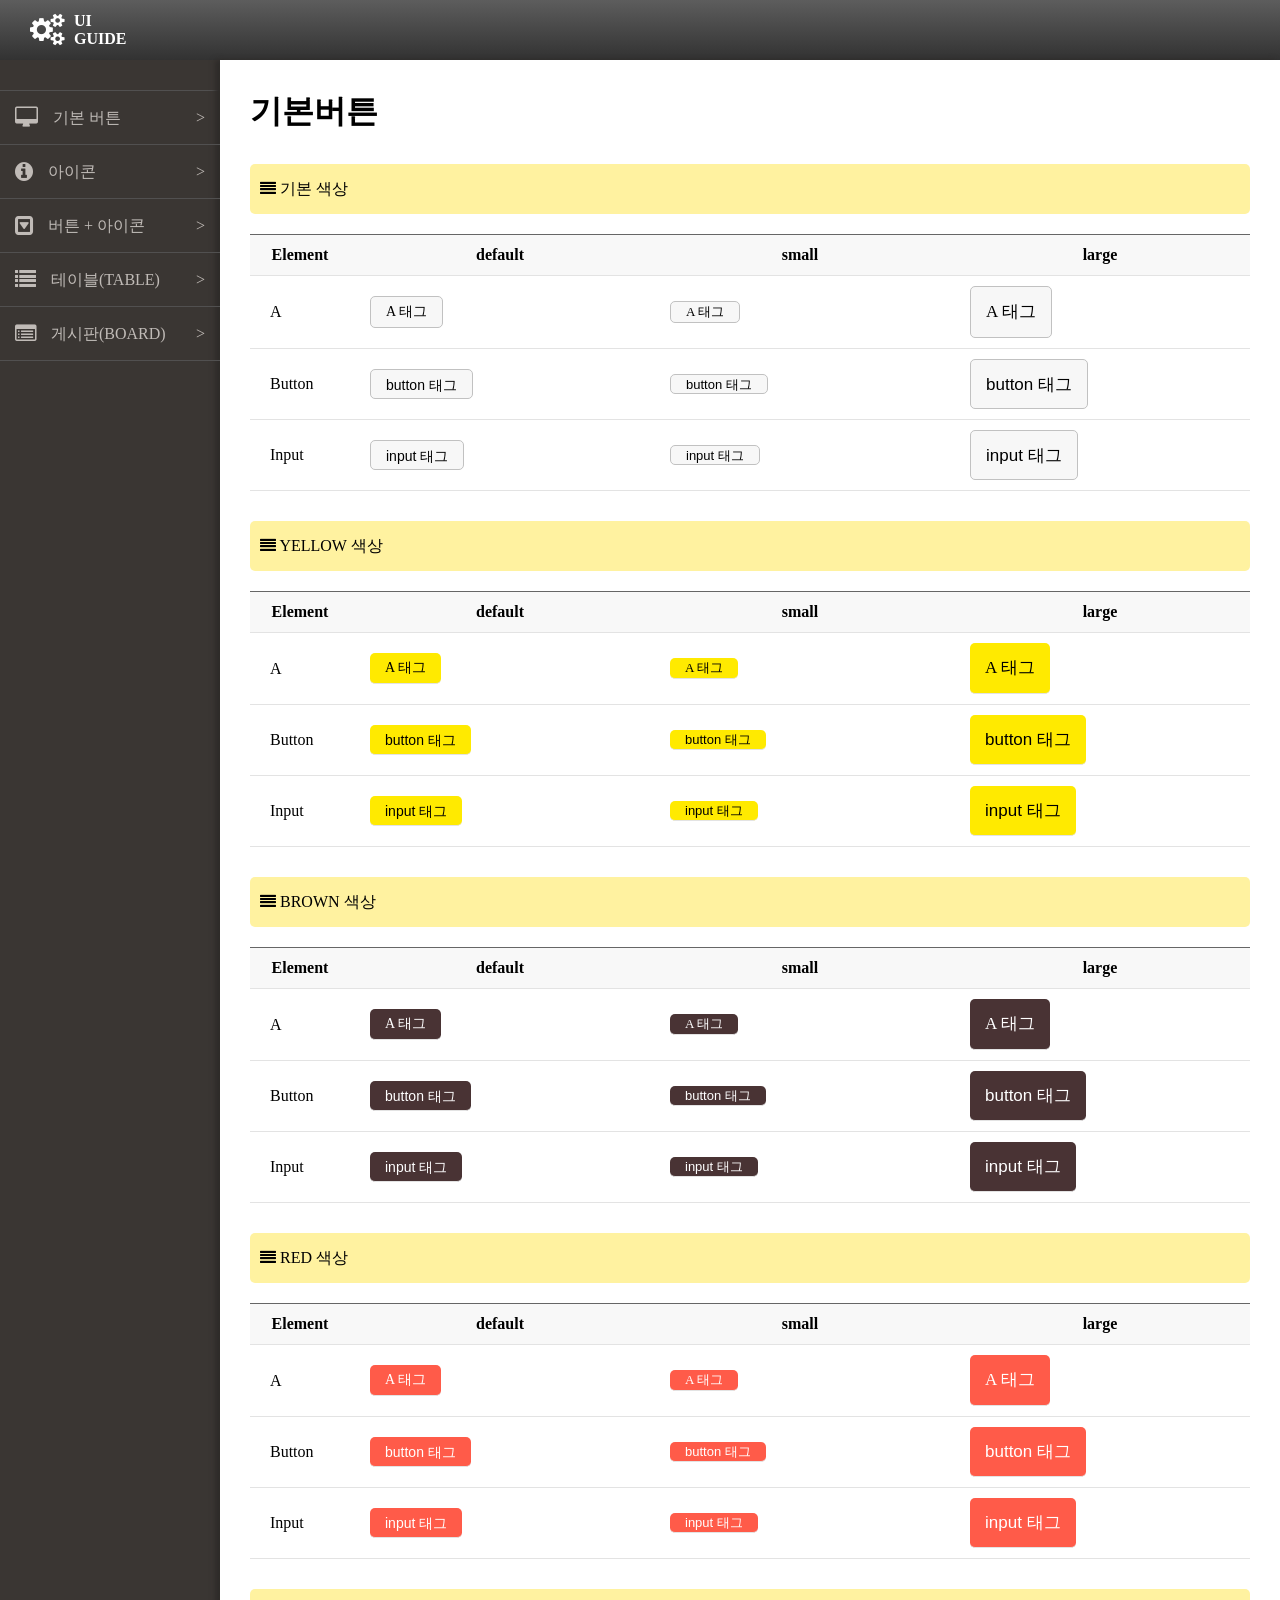
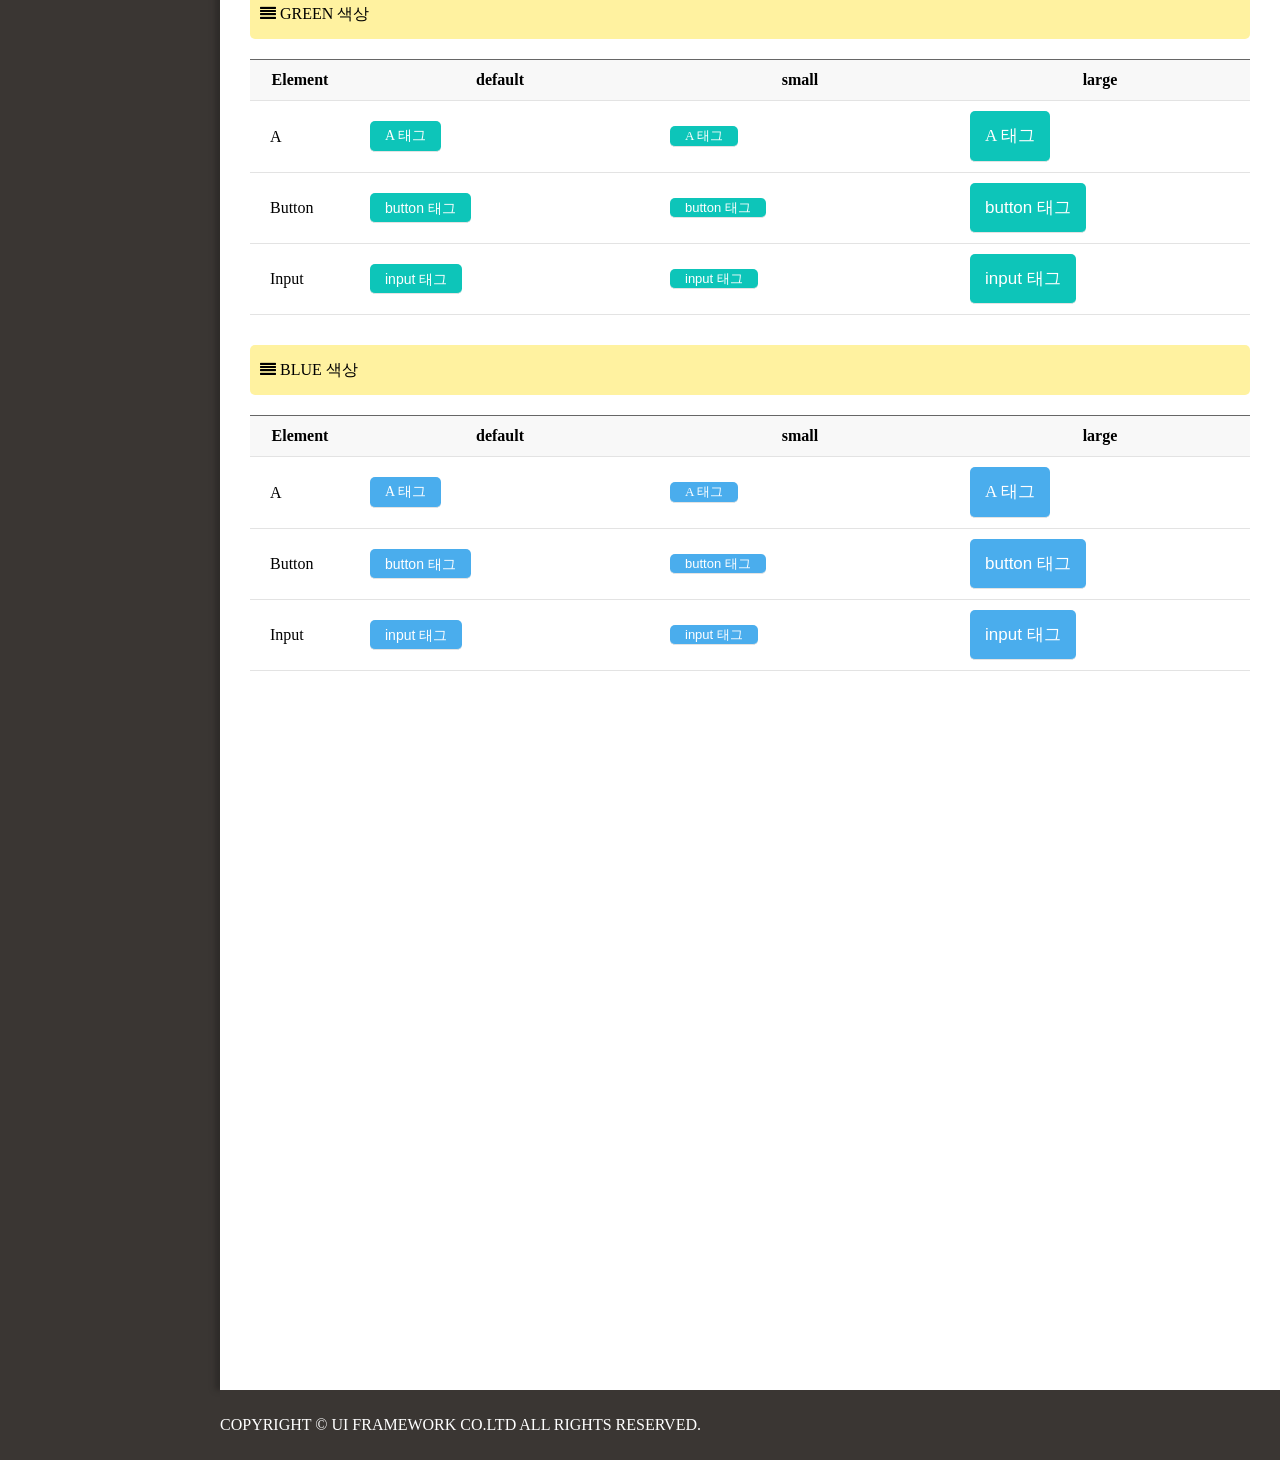
<file: 2018 지방 2과제/index.html>
<!DOCTYPE html>
<html lang="en">
<head>
<meta charset="UTF-8">
<link rel="stylesheet" href="css/common.css">
<link rel="stylesheet" href="font-awesome-4.7.0/css/font-awesome.min.css">
<title>UI 라이브러리</title>
</head>
<body>
<header id="header">
	<div id="logo">
		<i class="fa fa-cogs fa-2x"></i>
		<div>UI <br> GUIDE</div>
	</div>
</header>
<div id="all" class="content1">
	<div class="leftmenu">
		<nav class="gnb">
			<ul>
				<li><a href="index.html"><i class="fa fa-desktop fa-lg"></i>기본 버튼<span>&gt;</span></a></li>
				<li><a href="icon.html"><i class="fa fa-info-circle fa-lg"></i>아이콘<span>&gt;</span></a></li>
				<li><a href="bi.html"><i class="fa fa-caret-square-o-down fa-lg"></i>버튼 + 아이콘<span>&gt;</span></a></li>
				<li><a href="table.html"><i class="fa fa-list fa-lg"></i>테이블(TABLE)<span>&gt;</span></a></li>
				<li><a href="board.html"><i class="fa fa-list-alt fa-lg"></i>게시판(BOARD)<span>&gt;</span></a></li>
			</ul>
		</nav>
	</div>
	<div class="content">
		<div class="main-content">
			<h1>기본버튼</h1>
			<div class="table_cover">
				<input type="checkbox" id="normal" class="color_chk">
				<div class="caption">
					<label for="normal"><i class="fa fa-align-justify"></i></label>
					기본 색상
				</div>
				<table>
					<colgroup>
						<col width="10%">
						<col width="30%">
						<col width="30%">
						<col width="30%">
					</colgroup>
					<thead>
						<tr>
							<th>Element</th>
							<th>default</th>
							<th>small</th>
							<th>large</th>
						</tr>
					</thead>
					<tbody>
						<tr>
							<td>A</td>
							<td><a href="#" class="atag normal default">A 태그</a></td>
							<td><a href="#" class="atag normal small">A 태그</a></td>
							<td><a href="#" class="atag normal large">A 태그</a></td>
						</tr>
						<tr>
							<td>Button</td>
							<td><button type="button" class="btn normal default">button 태그</button></td>
							<td><button type="button" class="btn normal small">button 태그</button></td>
							<td><button type="button" class="btn normal large">button 태그</button></td>
						</tr>
						<tr>
							<td>Input</td>
							<td><input type="button" class="input normal default" value="input 태그"></td>
							<td><input type="button" class="input normal small" value="input 태그"></td>
							<td><input type="button" class="input normal large" value="input 태그"></td>
						</tr>
					</tbody>
				</table>
			</div>
			<div class="table_cover">
				<input type="checkbox" id="yellow" class="color_chk">
				<div class="caption">
					<label for="yellow"><i class="fa fa-align-justify"></i></label>
					YELLOW 색상
				</div>
				<table>
					<colgroup>
						<col width="10%">
						<col width="30%">
						<col width="30%">
						<col width="30%">
					</colgroup>
					<thead>
						<tr>
							<th>Element</th>
							<th>default</th>
							<th>small</th>
							<th>large</th>
						</tr>
					</thead>
					<tbody>
						<tr>
							<td>A</td>
							<td><a href="#" class="atag yellow default">A 태그</a></td>
							<td><a href="#" class="atag yellow small">A 태그</a></td>
							<td><a href="#" class="atag yellow large">A 태그</a></td>
						</tr>
						<tr>
							<td>Button</td>
							<td><button type="button" class="btn yellow default">button 태그</button></td>
							<td><button type="button" class="btn yellow small">button 태그</button></td>
							<td><button type="button" class="btn yellow large">button 태그</button></td>
						</tr>
						<tr>
							<td>Input</td>
							<td><input type="button" class="input yellow default" value="input 태그"></td>
							<td><input type="button" class="input yellow small" value="input 태그"></td>
							<td><input type="button" class="input yellow large" value="input 태그"></td>
						</tr>
					</tbody>
				</table>
			</div>
			<div class="table_cover">
				<input type="checkbox" id="brown" class="color_chk">
				<div class="caption">
					<label for="brown"><i class="fa fa-align-justify"></i></label>
					BROWN 색상
				</div>
				<table>
					<colgroup>
						<col width="10%">
						<col width="30%">
						<col width="30%">
						<col width="30%">
					</colgroup>
					<thead>
						<tr>
							<th>Element</th>
							<th>default</th>
							<th>small</th>
							<th>large</th>
						</tr>
					</thead>
					<tbody>
						<tr>
							<td>A</td>
							<td><a href="#" class="atag brown default">A 태그</a></td>
							<td><a href="#" class="atag brown small">A 태그</a></td>
							<td><a href="#" class="atag brown large">A 태그</a></td>
						</tr>
						<tr>
							<td>Button</td>
							<td><button type="button" class="btn brown default">button 태그</button></td>
							<td><button type="button" class="btn brown small">button 태그</button></td>
							<td><button type="button" class="btn brown large">button 태그</button></td>
						</tr>
						<tr>
							<td>Input</td>
							<td><input type="button" class="input brown default" value="input 태그"></td>
							<td><input type="button" class="input brown small" value="input 태그"></td>
							<td><input type="button" class="input brown large" value="input 태그"></td>
						</tr>
					</tbody>
				</table>
			</div>
			<div class="table_cover">
				<input type="checkbox" id="red" class="color_chk">
				<div class="caption">
					<label for="red"><i class="fa fa-align-justify"></i></label>
					RED 색상
				</div>
				<table>
					<colgroup>
						<col width="10%">
						<col width="30%">
						<col width="30%">
						<col width="30%">
					</colgroup>
					<thead>
						<tr>
							<th>Element</th>
							<th>default</th>
							<th>small</th>
							<th>large</th>
						</tr>
					</thead>
					<tbody>
						<tr>
							<td>A</td>
							<td><a href="#" class="atag red default">A 태그</a></td>
							<td><a href="#" class="atag red small">A 태그</a></td>
							<td><a href="#" class="atag red large">A 태그</a></td>
						</tr>
						<tr>
							<td>Button</td>
							<td><button type="button" class="btn red default">button 태그</button></td>
							<td><button type="button" class="btn red small">button 태그</button></td>
							<td><button type="button" class="btn red large">button 태그</button></td>
						</tr>
						<tr>
							<td>Input</td>
							<td><input type="button" class="input red default" value="input 태그"></td>
							<td><input type="button" class="input red small" value="input 태그"></td>
							<td><input type="button" class="input red large" value="input 태그"></td>
						</tr>
					</tbody>
				</table>
			</div>
			<div class="table_cover">
				<input type="checkbox" id="green" class="color_chk">
				<div class="caption">
					<label for="green"><i class="fa fa-align-justify"></i></label>
					GREEN 색상
				</div>
				<table>
					<colgroup>
						<col width="10%">
						<col width="30%">
						<col width="30%">
						<col width="30%">
					</colgroup>
					<thead>
						<tr>
							<th>Element</th>
							<th>default</th>
							<th>small</th>
							<th>large</th>
						</tr>
					</thead>
					<tbody>
						<tr>
							<td>A</td>
							<td><a href="#" class="atag green default">A 태그</a></td>
							<td><a href="#" class="atag green small">A 태그</a></td>
							<td><a href="#" class="atag green large">A 태그</a></td>
						</tr>
						<tr>
							<td>Button</td>
							<td><button type="button" class="btn green default">button 태그</button></td>
							<td><button type="button" class="btn green small">button 태그</button></td>
							<td><button type="button" class="btn green large">button 태그</button></td>
						</tr>
						<tr>
							<td>Input</td>
							<td><input type="button" class="input green default" value="input 태그"></td>
							<td><input type="button" class="input green small" value="input 태그"></td>
							<td><input type="button" class="input green large" value="input 태그"></td>
						</tr>
					</tbody>
				</table>
			</div>
			<div class="table_cover">
				<input type="checkbox" id="blue" class="color_chk">
				<div class="caption">
					<label for="blue"><i class="fa fa-align-justify"></i></label>
					BLUE 색상
				</div>
				<table>
					<colgroup>
						<col width="10%">
						<col width="30%">
						<col width="30%">
						<col width="30%">
					</colgroup>
					<thead>
						<tr>
							<th>Element</th>
							<th>default</th>
							<th>small</th>
							<th>large</th>
						</tr>
					</thead>
					<tbody>
						<tr>
							<td>A</td>
							<td><a href="#" class="atag blue default">A 태그</a></td>
							<td><a href="#" class="atag blue small">A 태그</a></td>
							<td><a href="#" class="atag blue large">A 태그</a></td>
						</tr>
						<tr>
							<td>Button</td>
							<td><button type="button" class="btn blue default">button 태그</button></td>
							<td><button type="button" class="btn blue small">button 태그</button></td>
							<td><button type="button" class="btn blue large">button 태그</button></td>
						</tr>
						<tr>
							<td>Input</td>
							<td><input type="button" class="input blue default" value="input 태그"></td>
							<td><input type="button" class="input blue small" value="input 태그"></td>
							<td><input type="button" class="input blue large" value="input 태그"></td>
						</tr>
					</tbody>
				</table>
			</div>
		</div>
		<footer id="footer">COPYRIGHT &copy; UI FRAMEWORK CO.LTD ALL RIGHTS RESERVED. </footer>
	</div>
</div>
</body>
</html>
</file>
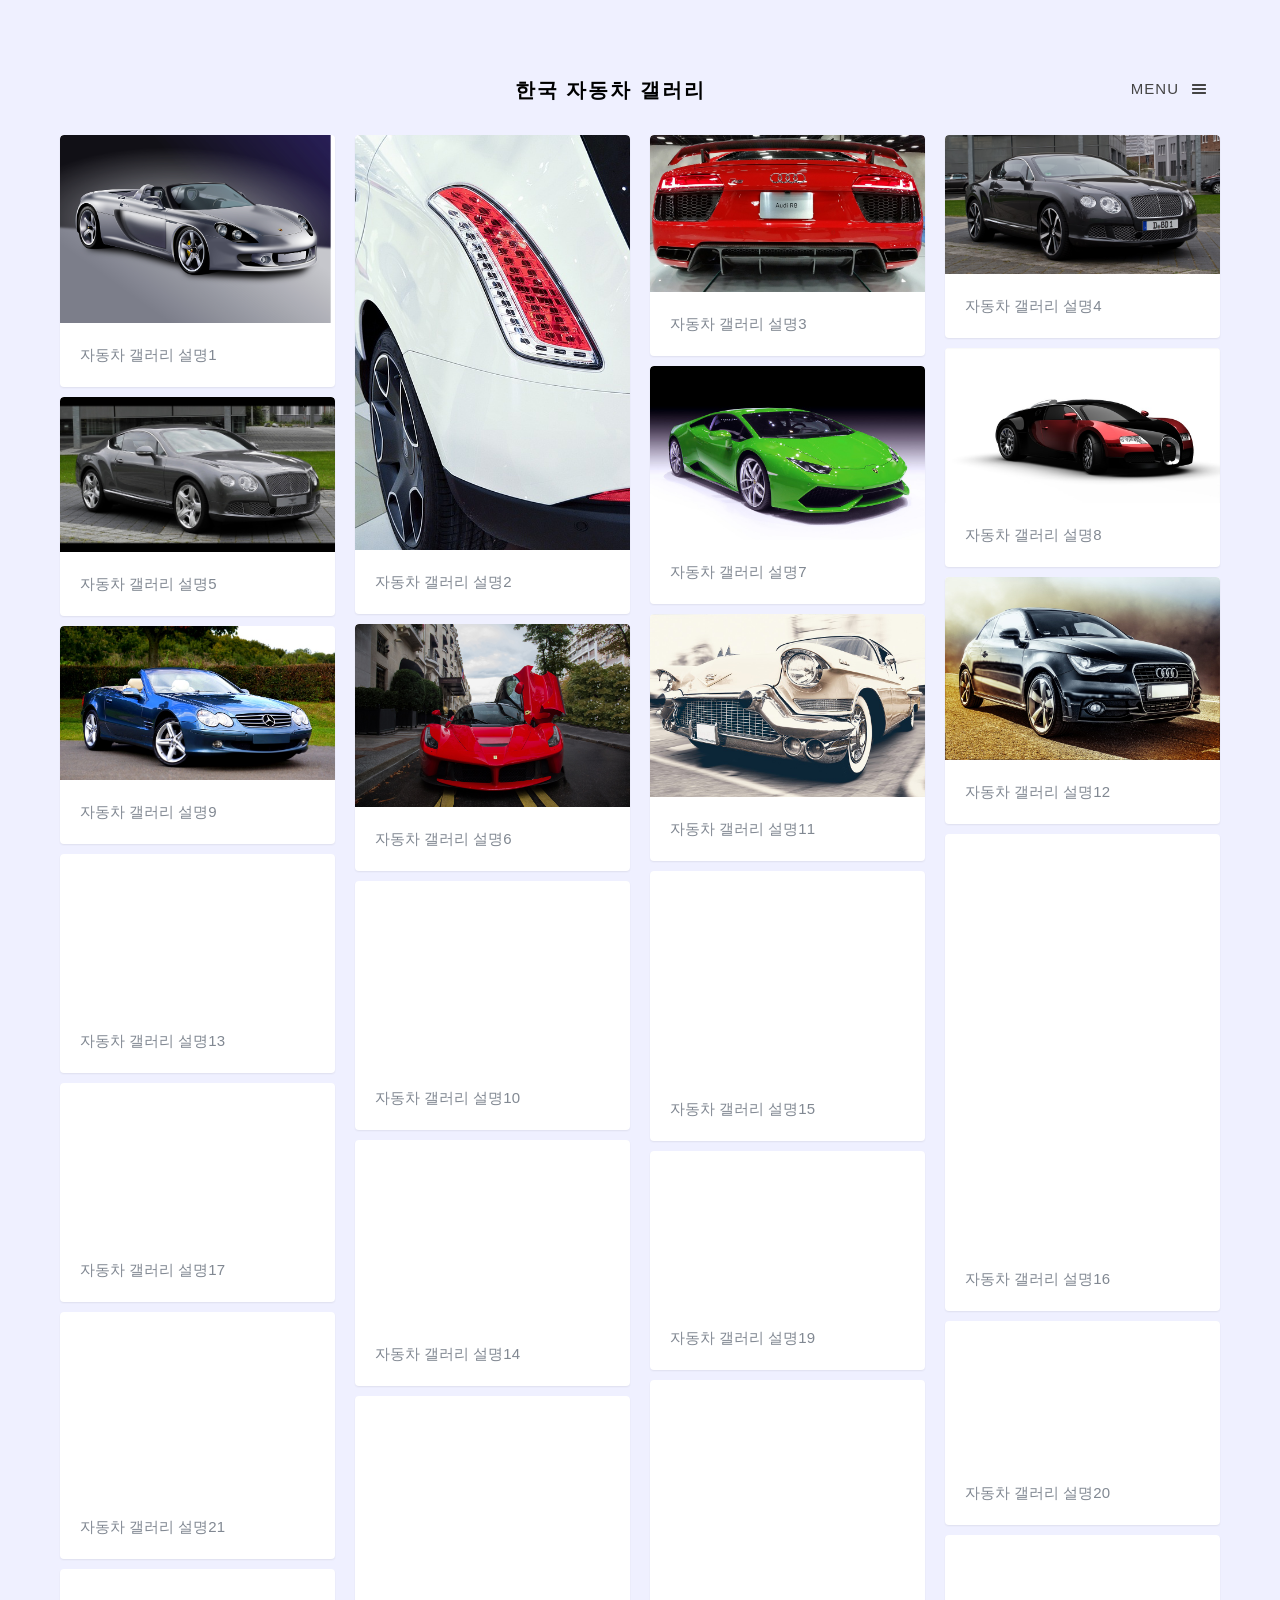
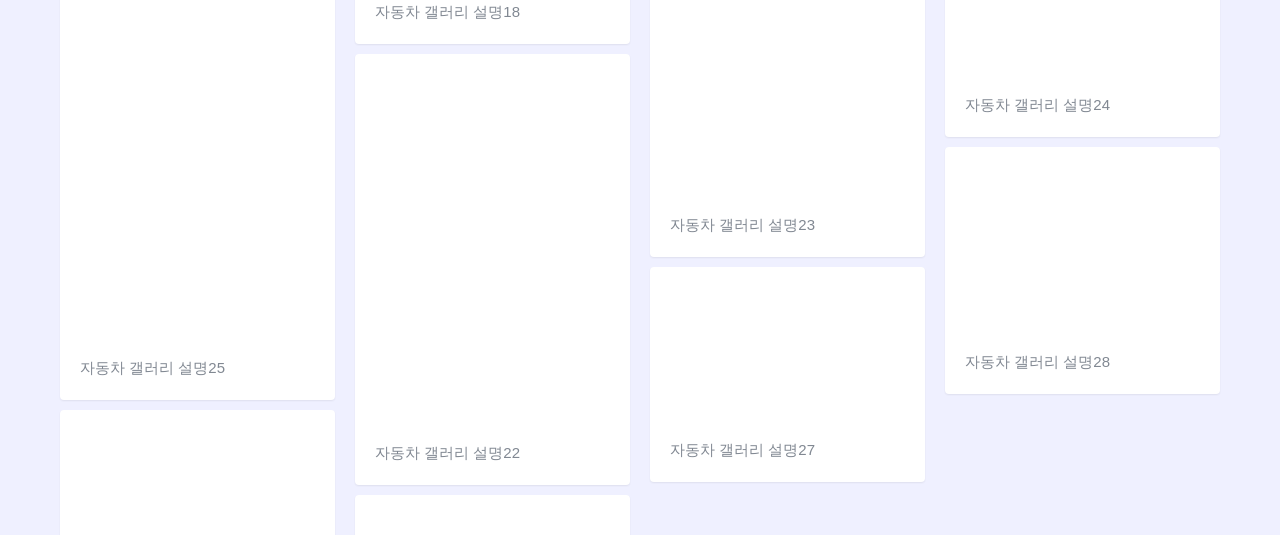
<file: 2018 지방 3과제/index.html>
<!DOCTYPE html>
<html>
<head>
	<meta charset="utf-8">
	<meta http-equiv="X-UA-Compatible" content="IE=edge">
	<title>한국 자동차 갤러리</title>

	<link rel="stylesheet" href="css/animate.css">
	<link rel="stylesheet" href="css/icomoon.css">
	<link rel="stylesheet" href="css/style.css">
	<!-- jQuery -->
	<script src="js/jquery.min.js"></script>
	<!-- Bootstrap -->
	<script src="js/bootstrap.min.js"></script>
	<!-- app -->
	<script src="js/app.js"></script>
	</head>
<body>

<div id="fh5co-offcanvass">
	<a href="#" class="fh5co-offcanvass-close js-fh5co-offcanvass-close">Menu <i class="icon-cross"></i> </a>
	<h1 class="fh5co-logo"><a class="navbar-brand" href="#">한국 자동차 갤러리</a></h1>
	<ul>
		<li class="active"><a href="#">Home</a></li>
		<li><a href="#">About</a></li>
		<li><a href="#">Pricing</a></li>
		<li><a href="#">Contact</a></li>
	</ul>
	<h3 class="fh5co-lead">Connect with us</h3>
	<p class="fh5co-social-icons">
		<a href="#"><i class="icon-twitter"></i></a>
		<a href="#"><i class="icon-facebook"></i></a>
		<a href="#"><i class="icon-instagram"></i></a>
		<a href="#"><i class="icon-dribbble"></i></a>
		<a href="#"><i class="icon-youtube"></i></a>
	</p>
</div>
<header id="fh5co-header" role="banner">
	<div class="container">
		<div class="row">
			<div class="col-md-12">
				<a href="#" class="fh5co-menu-btn js-fh5co-menu-btn">Menu <i class="icon-menu"></i></a>
				<a class="navbar-brand" href="#">한국 자동차 갤러리</a>		
			</div>
		</div>
	</div>
</header>

<div id="fh5co-main">
	<div class="container">
		<div class="row">
			<div id="fh5co-board">
				<div class="item"><div class="animate-box"><a href="images/img_1.jpg" class="image-popup fh5co-board-img" title="자동차1"><img src="images/img_1.jpg" alt="자동차1"></a></div><div class="fh5co-desc">자동차 갤러리 설명1</div></div>
				<div class="item"><div class="animate-box"><a href="images/img_2.jpg" class="image-popup fh5co-board-img" title="자동차2"><img src="images/img_2.jpg" alt="자동차2"></a></div><div class="fh5co-desc">자동차 갤러리 설명2</div></div>
				<div class="item"><div class="animate-box"><a href="images/img_3.jpg" class="image-popup fh5co-board-img" title="자동차3"><img src="images/img_3.jpg" alt="자동차3"></a></div><div class="fh5co-desc">자동차 갤러리 설명3</div></div>
				<div class="item"><div class="animate-box"><a href="images/img_4.jpg" class="image-popup fh5co-board-img" title="자동차4"><img src="images/img_4.jpg" alt="자동차4"></a></div><div class="fh5co-desc">자동차 갤러리 설명4</div></div>
				<div class="item"><div class="animate-box"><a href="images/img_5.jpg" class="image-popup fh5co-board-img" title="자동차5"><img src="images/img_5.jpg" alt="자동차5"></a></div><div class="fh5co-desc">자동차 갤러리 설명5</div></div>
				<div class="item"><div class="animate-box"><a href="images/img_6.jpg" class="image-popup fh5co-board-img" title="자동차6"><img src="images/img_6.jpg" alt="자동차6"></a></div><div class="fh5co-desc">자동차 갤러리 설명6</div></div>
				<div class="item"><div class="animate-box"><a href="images/img_7.jpg" class="image-popup fh5co-board-img" title="자동차7"><img src="images/img_7.jpg" alt="자동차7"></a></div><div class="fh5co-desc">자동차 갤러리 설명7</div></div>
				<div class="item"><div class="animate-box"><a href="images/img_8.jpg" class="image-popup fh5co-board-img" title="자동차8"><img src="images/img_8.jpg" alt="자동차8"></a></div><div class="fh5co-desc">자동차 갤러리 설명8</div></div>
				<div class="item"><div class="animate-box"><a href="images/img_9.jpg" class="image-popup fh5co-board-img" title="자동차9"><img src="images/img_9.jpg" alt="자동차9"></a></div><div class="fh5co-desc">자동차 갤러리 설명9</div></div>
				<div class="item"><div class="animate-box"><a href="images/img_10.jpg" class="image-popup fh5co-board-img" title="자동차10"><img src="images/img_10.jpg" alt="자동차10"></a></div><div class="fh5co-desc">자동차 갤러리 설명10</div></div>
				<div class="item"><div class="animate-box"><a href="images/img_11.jpg" class="image-popup fh5co-board-img" title="자동차11"><img src="images/img_11.jpg" alt="자동차11"></a></div><div class="fh5co-desc">자동차 갤러리 설명11</div></div>
				<div class="item"><div class="animate-box"><a href="images/img_12.jpg" class="image-popup fh5co-board-img" title="자동차12"><img src="images/img_12.jpg" alt="자동차12"></a></div><div class="fh5co-desc">자동차 갤러리 설명12</div></div>
				<div class="item"><div class="animate-box"><a href="images/img_13.jpg" class="image-popup fh5co-board-img" title="자동차13"><img src="images/img_13.jpg" alt="자동차13"></a></div><div class="fh5co-desc">자동차 갤러리 설명13</div></div>
				<div class="item"><div class="animate-box"><a href="images/img_14.jpg" class="image-popup fh5co-board-img" title="자동차14"><img src="images/img_14.jpg" alt="자동차14"></a></div><div class="fh5co-desc">자동차 갤러리 설명14</div></div>
				<div class="item"><div class="animate-box"><a href="images/img_15.jpg" class="image-popup fh5co-board-img" title="자동차15"><img src="images/img_15.jpg" alt="자동차15"></a></div><div class="fh5co-desc">자동차 갤러리 설명15</div></div>
				<div class="item"><div class="animate-box"><a href="images/img_16.jpg" class="image-popup fh5co-board-img" title="자동차16"><img src="images/img_16.jpg" alt="자동차16"></a></div><div class="fh5co-desc">자동차 갤러리 설명16</div></div>
				<div class="item"><div class="animate-box"><a href="images/img_17.jpg" class="image-popup fh5co-board-img" title="자동차17"><img src="images/img_17.jpg" alt="자동차17"></a></div><div class="fh5co-desc">자동차 갤러리 설명17</div></div>
				<div class="item"><div class="animate-box"><a href="images/img_18.jpg" class="image-popup fh5co-board-img" title="자동차18"><img src="images/img_18.jpg" alt="자동차18"></a></div><div class="fh5co-desc">자동차 갤러리 설명18</div></div>
				<div class="item"><div class="animate-box"><a href="images/img_19.jpg" class="image-popup fh5co-board-img" title="자동차19"><img src="images/img_19.jpg" alt="자동차19"></a></div><div class="fh5co-desc">자동차 갤러리 설명19</div></div>
				<div class="item"><div class="animate-box"><a href="images/img_20.jpg" class="image-popup fh5co-board-img" title="자동차20"><img src="images/img_20.jpg" alt="자동차20"></a></div><div class="fh5co-desc">자동차 갤러리 설명20</div></div>
				<div class="item"><div class="animate-box"><a href="images/img_21.jpg" class="image-popup fh5co-board-img" title="자동차21"><img src="images/img_21.jpg" alt="자동차21"></a></div><div class="fh5co-desc">자동차 갤러리 설명21</div></div>
				<div class="item"><div class="animate-box"><a href="images/img_22.jpg" class="image-popup fh5co-board-img" title="자동차22"><img src="images/img_22.jpg" alt="자동차22"></a></div><div class="fh5co-desc">자동차 갤러리 설명22</div></div>
				<div class="item"><div class="animate-box"><a href="images/img_23.jpg" class="image-popup fh5co-board-img" title="자동차23"><img src="images/img_23.jpg" alt="자동차23"></a></div><div class="fh5co-desc">자동차 갤러리 설명23</div></div>
				<div class="item"><div class="animate-box"><a href="images/img_24.jpg" class="image-popup fh5co-board-img" title="자동차24"><img src="images/img_24.jpg" alt="자동차24"></a></div><div class="fh5co-desc">자동차 갤러리 설명24</div></div>
				<div class="item"><div class="animate-box"><a href="images/img_25.jpg" class="image-popup fh5co-board-img" title="자동차25"><img src="images/img_25.jpg" alt="자동차25"></a></div><div class="fh5co-desc">자동차 갤러리 설명25</div></div>
				<div class="item"><div class="animate-box"><a href="images/img_26.jpg" class="image-popup fh5co-board-img" title="자동차26"><img src="images/img_26.jpg" alt="자동차26"></a></div><div class="fh5co-desc">자동차 갤러리 설명26</div></div>
				<div class="item"><div class="animate-box"><a href="images/img_27.jpg" class="image-popup fh5co-board-img" title="자동차27"><img src="images/img_27.jpg" alt="자동차27"></a></div><div class="fh5co-desc">자동차 갤러리 설명27</div></div>
				<div class="item"><div class="animate-box"><a href="images/img_28.jpg" class="image-popup fh5co-board-img" title="자동차28"><img src="images/img_28.jpg" alt="자동차28"></a></div><div class="fh5co-desc">자동차 갤러리 설명28</div></div>
				<div class="item"><div class="animate-box"><a href="images/img_29.jpg" class="image-popup fh5co-board-img" title="자동차29"><img src="images/img_29.jpg" alt="자동차29"></a></div><div class="fh5co-desc">자동차 갤러리 설명29</div></div>
				<div class="item"><div class="animate-box"><a href="images/img_30.jpg" class="image-popup fh5co-board-img" title="자동차30"><img src="images/img_30.jpg" alt="자동차30"></a></div><div class="fh5co-desc">자동차 갤러리 설명30</div></div>
			</div>
		</div>
   </div>
</div>

<footer id="fh5co-footer">
	<div class="container text-center">
		<p>COPYRIGHT (C) 한국 자동차</p>
	</div>
</footer>

</body>
</html>
</file>
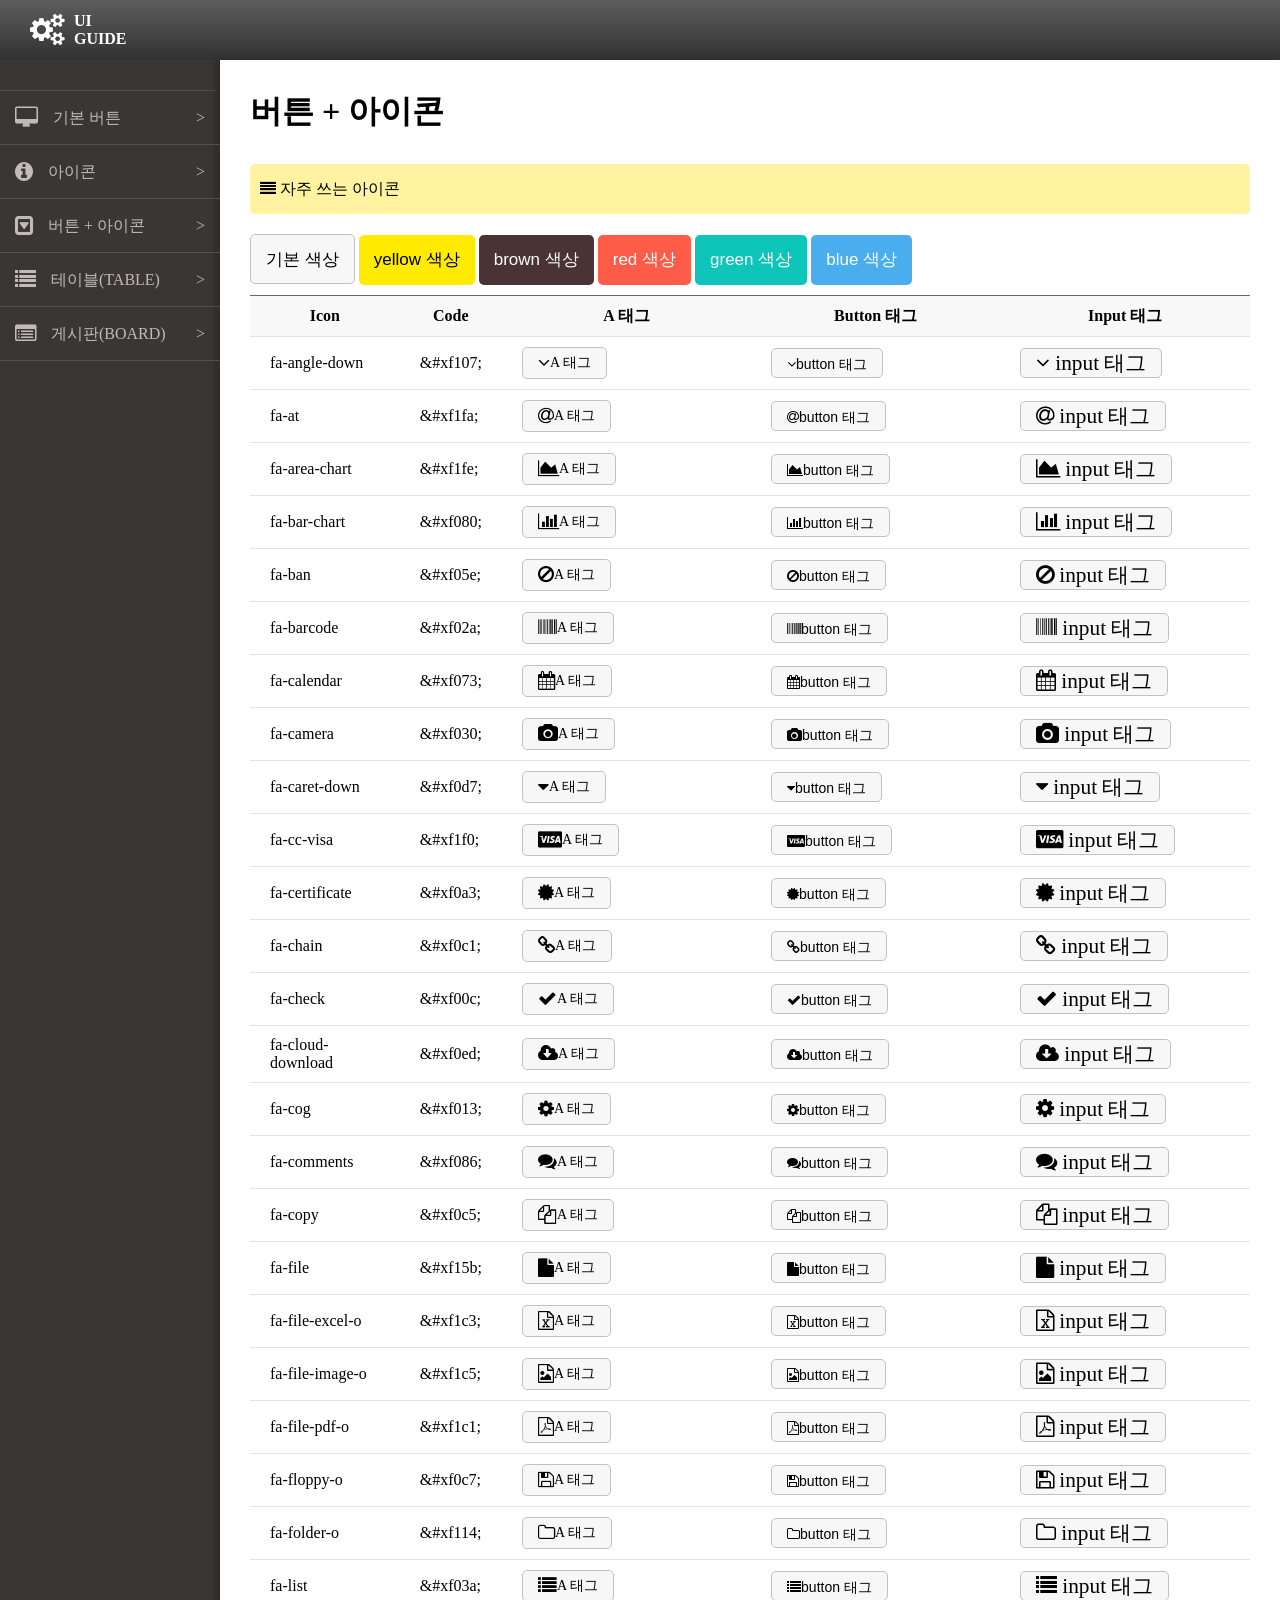
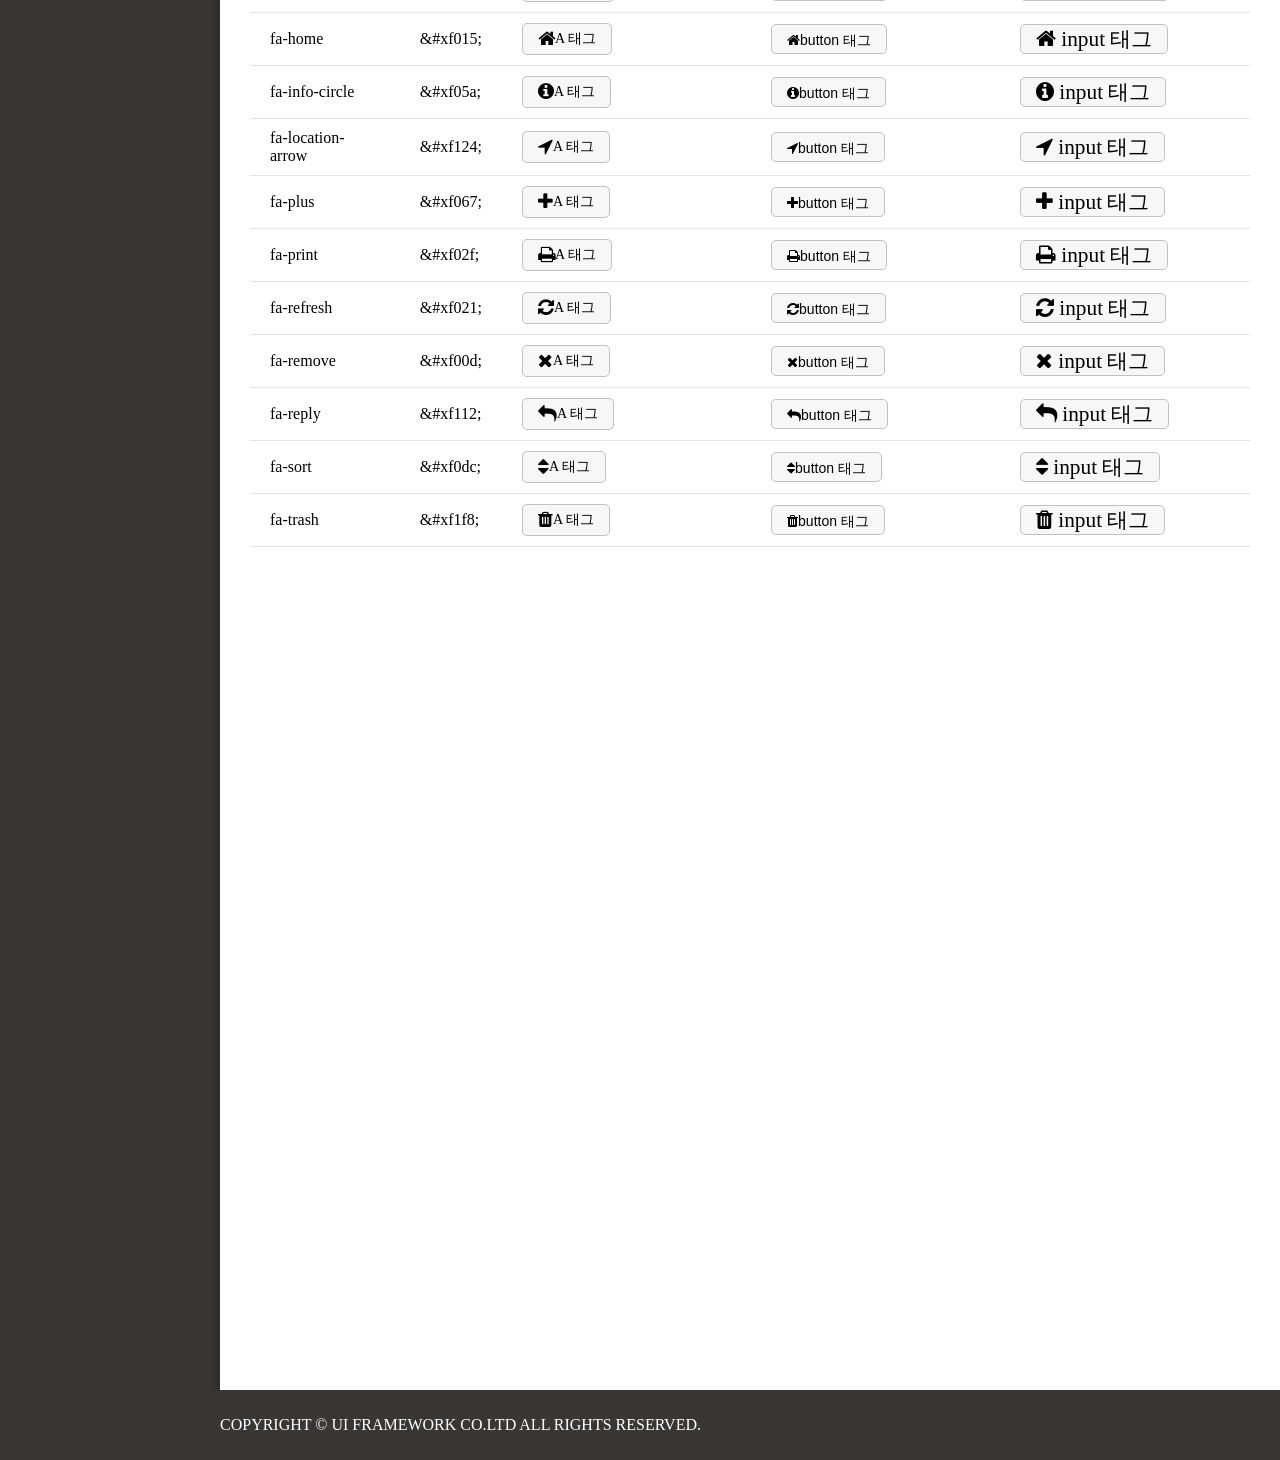
<file: 2018 지방 2과제/bi.html>
<!DOCTYPE html>
<html lang="en">
<head>
<meta charset="UTF-8">
<link rel="stylesheet" href="css/common.css">
<link rel="stylesheet" href="font-awesome-4.7.0/css/font-awesome.min.css">
<title>UI 라이브러리</title>
</head>
<body>
<header id="header">
	<div id="logo">
		<i class="fa fa-cogs fa-2x"></i>
		<div>UI <br> GUIDE</div>
	</div>
</header>
<div id="all" class="content3">
	<div class="leftmenu">
		<nav class="gnb">
			<ul>
				<li><a href="index.html"><i class="fa fa-desktop fa-lg"></i>기본 버튼<span>&gt;</span></a></li>
				<li><a href="icon.html"><i class="fa fa-info-circle fa-lg"></i>아이콘<span>&gt;</span></a></li>
				<li><a href="bi.html"><i class="fa fa-caret-square-o-down fa-lg"></i>버튼 + 아이콘<span>&gt;</span></a></li>
				<li><a href="table.html"><i class="fa fa-list fa-lg"></i>테이블(TABLE)<span>&gt;</span></a></li>
				<li><a href="board.html"><i class="fa fa-list-alt fa-lg"></i>게시판(BOARD)<span>&gt;</span></a></li>
			</ul>
		</nav>
	</div>
	<div class="content">
		<div class="main-content">
			<h1>버튼 + 아이콘</h1>
			<div class="table_cover">
				<input type="checkbox" id="icons">
				<input type="radio" id="normal" name="color" checked>
				<input type="radio" id="yellow" name="color">
				<input type="radio" id="brown" name="color">
				<input type="radio" id="red" name="color">
				<input type="radio" id="green" name="color">
				<input type="radio" id="blue" name="color">
				<div class="caption">
					<label for="icons"><i class="fa fa-align-justify"></i></label>
					자주 쓰는 아이콘
				</div>
				<div class="label_cover">
					<button class="btn normal large"><label for="normal">기본 색상</label></button>
					<button class="btn yellow large"><label for="yellow">yellow 색상</label></button>
					<button class="btn brown large"><label for="brown">brown 색상</label></button>
					<button class="btn red large"><label for="red">red 색상</label></button>
					<button class="btn green large"><label for="green">green 색상</label></button>
					<button class="btn blue large"><label for="blue">blue 색상</label></button>
				</div>
				<table class="normal_cover">
					<colgroup>
						<col width="15%">
						<col width="10%">
						<col width="25%">
						<col width="25%">
						<col width="25%">
					</colgroup>
					<thead>
						<tr>
							<th>Icon</th>
							<th>Code</th>
							<th>A 태그</th>
							<th>Button 태그</th>
							<th>Input 태그</th>
						</tr>
					</thead>
					<tbody>
						<tr>
							<td>fa-angle-down</td>
							<td>&amp;#xf107;</td>
							<td><a href="#" class="atag normal default"><i class="fa fa-angle-down fa-lg"></i>A 태그</a></td>
							<td><button class="btn normal default"><i class="fa fa-angle-down"></i>button 태그</button></td>
							<td><input type="button" class="fa fa-lg input normal default" value="&#xf107; input 태그"></td>
						</tr>
						<tr>
							<td>fa-at</td>
							<td>&amp;#xf1fa;</td>
							<td><a href="#" class="atag normal default"><i class="fa fa-at fa-lg"></i>A 태그</a></td>
							<td><button class="btn normal default"><i class="fa fa-at"></i>button 태그</button></td>
							<td><input type="button" class="fa fa-lg input normal default" value="&#xf1fa; input 태그"></td>
						</tr>
						<tr>
							<td>fa-area-chart</td>
							<td>&amp;#xf1fe;</td>
							<td><a href="#" class="atag normal default"><i class="fa fa-area-chart fa-lg"></i>A 태그</a></td>
							<td><button class="btn normal default"><i class="fa fa-area-chart"></i>button 태그</button></td>
							<td><input type="button" class="fa fa-lg input normal default" value="&#xf1fe; input 태그"></td>
						</tr>
						<tr>
							<td>fa-bar-chart</td>
							<td>&amp;#xf080;</td>
							<td><a href="#" class="atag normal default"><i class="fa fa-bar-chart fa-lg"></i>A 태그</a></td>
							<td><button class="btn normal default"><i class="fa fa-bar-chart"></i>button 태그</button></td>
							<td><input type="button" class="fa fa-lg input normal default" value="&#xf080; input 태그"></td>
						</tr>
						<tr>
							<td>fa-ban</td>
							<td>&amp;#xf05e;</td>
							<td><a href="#" class="atag normal default"><i class="fa fa-ban fa-lg"></i>A 태그</a></td>
							<td><button class="btn normal default"><i class="fa fa-ban"></i>button 태그</button></td>
							<td><input type="button" class="fa fa-lg input normal default" value="&#xf05e; input 태그"></td>
						</tr>
						<tr>
							<td>fa-barcode</td>
							<td>&amp;#xf02a;</td>
							<td><a href="#" class="atag normal default"><i class="fa fa-barcode fa-lg"></i>A 태그</a></td>
							<td><button class="btn normal default"><i class="fa fa-barcode"></i>button 태그</button></td>
							<td><input type="button" class="fa fa-lg input normal default" value="&#xf02a; input 태그"></td>
						</tr>
						<tr>
							<td>fa-calendar</td>
							<td>&amp;#xf073;</td>
							<td><a href="#" class="atag normal default"><i class="fa fa-calendar fa-lg"></i>A 태그</a></td>
							<td><button class="btn normal default"><i class="fa fa-calendar"></i>button 태그</button></td>
							<td><input type="button" class="fa fa-lg input normal default" value="&#xf073; input 태그"></td>
						</tr>
						<tr>
							<td>fa-camera</td>
							<td>&amp;#xf030;</td>
							<td><a href="#" class="atag normal default"><i class="fa fa-camera fa-lg"></i>A 태그</a></td>
							<td><button class="btn normal default"><i class="fa fa-camera"></i>button 태그</button></td>
							<td><input type="button" class="fa fa-lg input normal default" value="&#xf030; input 태그"></td>
						</tr>
						<tr>
							<td>fa-caret-down</td>
							<td>&amp;#xf0d7;</td>
							<td><a href="#" class="atag normal default"><i class="fa fa-caret-down fa-lg"></i>A 태그</a></td>
							<td><button class="btn normal default"><i class="fa fa-caret-down"></i>button 태그</button></td>
							<td><input type="button" class="fa fa-lg input normal default" value="&#xf0d7; input 태그"></td>
						</tr>
						<tr>
							<td>fa-cc-visa</td>
							<td>&amp;#xf1f0;</td>
							<td><a href="#" class="atag normal default"><i class="fa fa-cc-visa fa-lg"></i>A 태그</a></td>
							<td><button class="btn normal default"><i class="fa fa-cc-visa"></i>button 태그</button></td>
							<td><input type="button" class="fa fa-lg input normal default" value="&#xf1f0; input 태그"></td>
						</tr>
						<tr>
							<td>fa-certificate</td>
							<td>&amp;#xf0a3;</td>
							<td><a href="#" class="atag normal default"><i class="fa fa-certificate fa-lg"></i>A 태그</a></td>
							<td><button class="btn normal default"><i class="fa fa-certificate"></i>button 태그</button></td>
							<td><input type="button" class="fa fa-lg input normal default" value="&#xf0a3; input 태그"></td>
						</tr>
						<tr>
							<td>fa-chain</td>
							<td>&amp;#xf0c1;</td>
							<td><a href="#" class="atag normal default"><i class="fa fa-chain fa-lg"></i>A 태그</a></td>
							<td><button class="btn normal default"><i class="fa fa-chain"></i>button 태그</button></td>
							<td><input type="button" class="fa fa-lg input normal default" value="&#xf0c1; input 태그"></td>
						</tr>
						<tr>
							<td>fa-check</td>
							<td>&amp;#xf00c;</td>
							<td><a href="#" class="atag normal default"><i class="fa fa-check fa-lg"></i>A 태그</a></td>
							<td><button class="btn normal default"><i class="fa fa-check"></i>button 태그</button></td>
							<td><input type="button" class="fa fa-lg input normal default" value="&#xf00c; input 태그"></td>
						</tr>
						<tr>
							<td>fa-cloud-download</td>
							<td>&amp;#xf0ed;</td>
							<td><a href="#" class="atag normal default"><i class="fa fa-cloud-download fa-lg"></i>A 태그</a></td>
							<td><button class="btn normal default"><i class="fa fa-cloud-download"></i>button 태그</button></td>
							<td><input type="button" class="fa fa-lg input normal default" value="&#xf0ed; input 태그"></td>
						</tr>
						<tr>
							<td>fa-cog</td>
							<td>&amp;#xf013;</td>
							<td><a href="#" class="atag normal default"><i class="fa fa-cog fa-lg"></i>A 태그</a></td>
							<td><button class="btn normal default"><i class="fa fa-cog"></i>button 태그</button></td>
							<td><input type="button" class="fa fa-lg input normal default" value="&#xf013; input 태그"></td>
						</tr>
						<tr>
							<td>fa-comments</td>
							<td>&amp;#xf086;</td>
							<td><a href="#" class="atag normal default"><i class="fa fa-comments fa-lg"></i>A 태그</a></td>
							<td><button class="btn normal default"><i class="fa fa-comments"></i>button 태그</button></td>
							<td><input type="button" class="fa fa-lg input normal default" value="&#xf086; input 태그"></td>
						</tr>
						<tr>
							<td>fa-copy</td>
							<td>&amp;#xf0c5;</td>
							<td><a href="#" class="atag normal default"><i class="fa fa-copy fa-lg"></i>A 태그</a></td>
							<td><button class="btn normal default"><i class="fa fa-copy"></i>button 태그</button></td>
							<td><input type="button" class="fa fa-lg input normal default" value="&#xf0c5; input 태그"></td>
						</tr>
						<tr>
							<td>fa-file</td>
							<td>&amp;#xf15b;</td>
							<td><a href="#" class="atag normal default"><i class="fa fa-file fa-lg"></i>A 태그</a></td>
							<td><button class="btn normal default"><i class="fa fa-file"></i>button 태그</button></td>
							<td><input type="button" class="fa fa-lg input normal default" value="&#xf15b; input 태그"></td>
						</tr>
						<tr>
							<td>fa-file-excel-o</td>
							<td>&amp;#xf1c3;</td>
							<td><a href="#" class="atag normal default"><i class="fa fa-file-excel-o fa-lg"></i>A 태그</a></td>
							<td><button class="btn normal default"><i class="fa fa-file-excel-o"></i>button 태그</button></td>
							<td><input type="button" class="fa fa-lg input normal default" value="&#xf1c3; input 태그"></td>
						</tr>
						<tr>
							<td>fa-file-image-o</td>
							<td>&amp;#xf1c5;</td>
							<td><a href="#" class="atag normal default"><i class="fa fa-file-image-o fa-lg"></i>A 태그</a></td>
							<td><button class="btn normal default"><i class="fa fa-file-image-o"></i>button 태그</button></td>
							<td><input type="button" class="fa fa-lg input normal default" value="&#xf1c5; input 태그"></td>
						</tr>
						<tr>
							<td>fa-file-pdf-o</td>
							<td>&amp;#xf1c1;</td>
							<td><a href="#" class="atag normal default"><i class="fa fa-file-pdf-o fa-lg"></i>A 태그</a></td>
							<td><button class="btn normal default"><i class="fa fa-file-pdf-o"></i>button 태그</button></td>
							<td><input type="button" class="fa fa-lg input normal default" value="&#xf1c1; input 태그"></td>
						</tr>
						<tr>
							<td>fa-floppy-o</td>
							<td>&amp;#xf0c7;</td>
							<td><a href="#" class="atag normal default"><i class="fa fa-floppy-o fa-lg"></i>A 태그</a></td>
							<td><button class="btn normal default"><i class="fa fa-floppy-o"></i>button 태그</button></td>
							<td><input type="button" class="fa fa-lg input normal default" value="&#xf0c7; input 태그"></td>
						</tr>
						<tr>
							<td>fa-folder-o</td>
							<td>&amp;#xf114;</td>
							<td><a href="#" class="atag normal default"><i class="fa fa-folder-o fa-lg"></i>A 태그</a></td>
							<td><button class="btn normal default"><i class="fa fa-folder-o"></i>button 태그</button></td>
							<td><input type="button" class="fa fa-lg input normal default" value="&#xf114; input 태그"></td>
						</tr>
						<tr>
							<td>fa-list</td>
							<td>&amp;#xf03a;</td>
							<td><a href="#" class="atag normal default"><i class="fa fa-list fa-lg"></i>A 태그</a></td>
							<td><button class="btn normal default"><i class="fa fa-list"></i>button 태그</button></td>
							<td><input type="button" class="fa fa-lg input normal default" value="&#xf03a; input 태그"></td>
						</tr>
						<tr>
							<td>fa-home</td>
							<td>&amp;#xf015;</td>
							<td><a href="#" class="atag normal default"><i class="fa fa-home fa-lg"></i>A 태그</a></td>
							<td><button class="btn normal default"><i class="fa fa-home"></i>button 태그</button></td>
							<td><input type="button" class="fa fa-lg input normal default" value="&#xf015; input 태그"></td>
						</tr>
						<tr>
							<td>fa-info-circle</td>
							<td>&amp;#xf05a;</td>
							<td><a href="#" class="atag normal default"><i class="fa fa-info-circle fa-lg"></i>A 태그</a></td>
							<td><button class="btn normal default"><i class="fa fa-info-circle"></i>button 태그</button></td>
							<td><input type="button" class="fa fa-lg input normal default" value="&#xf05a; input 태그"></td>
						</tr>
						<tr>
							<td>fa-location-arrow</td>
							<td>&amp;#xf124;</td>
							<td><a href="#" class="atag normal default"><i class="fa fa-location-arrow fa-lg"></i>A 태그</a></td>
							<td><button class="btn normal default"><i class="fa fa-location-arrow"></i>button 태그</button></td>
							<td><input type="button" class="fa fa-lg input normal default" value="&#xf124; input 태그"></td>
						</tr>
						<tr>
							<td>fa-plus</td>
							<td>&amp;#xf067;</td>
							<td><a href="#" class="atag normal default"><i class="fa fa-plus fa-lg"></i>A 태그</a></td>
							<td><button class="btn normal default"><i class="fa fa-plus"></i>button 태그</button></td>
							<td><input type="button" class="fa fa-lg input normal default" value="&#xf067; input 태그"></td>
						</tr>
						<tr>
							<td>fa-print</td>
							<td>&amp;#xf02f;</td>
							<td><a href="#" class="atag normal default"><i class="fa fa-print fa-lg"></i>A 태그</a></td>
							<td><button class="btn normal default"><i class="fa fa-print"></i>button 태그</button></td>
							<td><input type="button" class="fa fa-lg input normal default" value="&#xf02f; input 태그"></td>
						</tr>
						<tr>
							<td>fa-refresh</td>
							<td>&amp;#xf021;</td>
							<td><a href="#" class="atag normal default"><i class="fa fa-refresh fa-lg"></i>A 태그</a></td>
							<td><button class="btn normal default"><i class="fa fa-refresh"></i>button 태그</button></td>
							<td><input type="button" class="fa fa-lg input normal default" value="&#xf021; input 태그"></td>
						</tr>
						<tr>
							<td>fa-remove</td>
							<td>&amp;#xf00d;</td>
							<td><a href="#" class="atag normal default"><i class="fa fa-remove fa-lg"></i>A 태그</a></td>
							<td><button class="btn normal default"><i class="fa fa-remove"></i>button 태그</button></td>
							<td><input type="button" class="fa fa-lg input normal default" value="&#xf00d; input 태그"></td>
						</tr>
						<tr>
							<td>fa-reply</td>
							<td>&amp;#xf112;</td>
							<td><a href="#" class="atag normal default"><i class="fa fa-reply fa-lg"></i>A 태그</a></td>
							<td><button class="btn normal default"><i class="fa fa-reply"></i>button 태그</button></td>
							<td><input type="button" class="fa fa-lg input normal default" value="&#xf112; input 태그"></td>
						</tr>
						<tr>
							<td>fa-sort</td>
							<td>&amp;#xf0dc;</td>
							<td><a href="#" class="atag normal default"><i class="fa fa-sort fa-lg"></i>A 태그</a></td>
							<td><button class="btn normal default"><i class="fa fa-sort"></i>button 태그</button></td>
							<td><input type="button" class="fa fa-lg input normal default" value="&#xf0dc; input 태그"></td>
						</tr>
						<tr>
							<td>fa-trash</td>
							<td>&amp;#xf1f8;</td>
							<td><a href="#" class="atag normal default"><i class="fa fa-trash fa-lg"></i>A 태그</a></td>
							<td><button class="btn normal default"><i class="fa fa-trash"></i>button 태그</button></td>
							<td><input type="button" class="fa fa-lg input normal default" value="&#xf1f8; input 태그"></td>
						</tr>
					</tbody>
				</table>
				<table class="yellow_cover">
					<colgroup>
						<col width="15%">
						<col width="10%">
						<col width="25%">
						<col width="25%">
						<col width="25%">
					</colgroup>
					<thead>
						<tr>
							<th>Icon</th>
							<th>Code</th>
							<th>A 태그</th>
							<th>Button 태그</th>
							<th>Input 태그</th>
						</tr>
					</thead>
					<tbody>
						<tr>
							<td>fa-angle-down</td>
							<td>&amp;#xf107;</td>
							<td><a href="#" class="atag yellow default"><i class="fa fa-angle-down fa-lg"></i>A 태그</a></td>
							<td><button class="btn yellow default"><i class="fa fa-angle-down"></i>button 태그</button></td>
							<td><input type="button" class="fa fa-lg input yellow default" value="&#xf107; input 태그"></td>
						</tr>
						<tr>
							<td>fa-at</td>
							<td>&amp;#xf1fa;</td>
							<td><a href="#" class="atag yellow default"><i class="fa fa-at fa-lg"></i>A 태그</a></td>
							<td><button class="btn yellow default"><i class="fa fa-at"></i>button 태그</button></td>
							<td><input type="button" class="fa fa-lg input yellow default" value="&#xf1fa; input 태그"></td>
						</tr>
						<tr>
							<td>fa-area-chart</td>
							<td>&amp;#xf1fe;</td>
							<td><a href="#" class="atag yellow default"><i class="fa fa-area-chart fa-lg"></i>A 태그</a></td>
							<td><button class="btn yellow default"><i class="fa fa-area-chart"></i>button 태그</button></td>
							<td><input type="button" class="fa fa-lg input yellow default" value="&#xf1fe; input 태그"></td>
						</tr>
						<tr>
							<td>fa-bar-chart</td>
							<td>&amp;#xf080;</td>
							<td><a href="#" class="atag yellow default"><i class="fa fa-bar-chart fa-lg"></i>A 태그</a></td>
							<td><button class="btn yellow default"><i class="fa fa-bar-chart"></i>button 태그</button></td>
							<td><input type="button" class="fa fa-lg input yellow default" value="&#xf080; input 태그"></td>
						</tr>
						<tr>
							<td>fa-ban</td>
							<td>&amp;#xf05e;</td>
							<td><a href="#" class="atag yellow default"><i class="fa fa-ban fa-lg"></i>A 태그</a></td>
							<td><button class="btn yellow default"><i class="fa fa-ban"></i>button 태그</button></td>
							<td><input type="button" class="fa fa-lg input yellow default" value="&#xf05e; input 태그"></td>
						</tr>
						<tr>
							<td>fa-barcode</td>
							<td>&amp;#xf02a;</td>
							<td><a href="#" class="atag yellow default"><i class="fa fa-barcode fa-lg"></i>A 태그</a></td>
							<td><button class="btn yellow default"><i class="fa fa-barcode"></i>button 태그</button></td>
							<td><input type="button" class="fa fa-lg input yellow default" value="&#xf02a; input 태그"></td>
						</tr>
						<tr>
							<td>fa-calendar</td>
							<td>&amp;#xf073;</td>
							<td><a href="#" class="atag yellow default"><i class="fa fa-calendar fa-lg"></i>A 태그</a></td>
							<td><button class="btn yellow default"><i class="fa fa-calendar"></i>button 태그</button></td>
							<td><input type="button" class="fa fa-lg input yellow default" value="&#xf073; input 태그"></td>
						</tr>
						<tr>
							<td>fa-camera</td>
							<td>&amp;#xf030;</td>
							<td><a href="#" class="atag yellow default"><i class="fa fa-camera fa-lg"></i>A 태그</a></td>
							<td><button class="btn yellow default"><i class="fa fa-camera"></i>button 태그</button></td>
							<td><input type="button" class="fa fa-lg input yellow default" value="&#xf030; input 태그"></td>
						</tr>
						<tr>
							<td>fa-caret-down</td>
							<td>&amp;#xf0d7;</td>
							<td><a href="#" class="atag yellow default"><i class="fa fa-caret-down fa-lg"></i>A 태그</a></td>
							<td><button class="btn yellow default"><i class="fa fa-caret-down"></i>button 태그</button></td>
							<td><input type="button" class="fa fa-lg input yellow default" value="&#xf0d7; input 태그"></td>
						</tr>
						<tr>
							<td>fa-cc-visa</td>
							<td>&amp;#xf1f0;</td>
							<td><a href="#" class="atag yellow default"><i class="fa fa-cc-visa fa-lg"></i>A 태그</a></td>
							<td><button class="btn yellow default"><i class="fa fa-cc-visa"></i>button 태그</button></td>
							<td><input type="button" class="fa fa-lg input yellow default" value="&#xf1f0; input 태그"></td>
						</tr>
						<tr>
							<td>fa-certificate</td>
							<td>&amp;#xf0a3;</td>
							<td><a href="#" class="atag yellow default"><i class="fa fa-certificate fa-lg"></i>A 태그</a></td>
							<td><button class="btn yellow default"><i class="fa fa-certificate"></i>button 태그</button></td>
							<td><input type="button" class="fa fa-lg input yellow default" value="&#xf0a3; input 태그"></td>
						</tr>
						<tr>
							<td>fa-chain</td>
							<td>&amp;#xf0c1;</td>
							<td><a href="#" class="atag yellow default"><i class="fa fa-chain fa-lg"></i>A 태그</a></td>
							<td><button class="btn yellow default"><i class="fa fa-chain"></i>button 태그</button></td>
							<td><input type="button" class="fa fa-lg input yellow default" value="&#xf0c1; input 태그"></td>
						</tr>
						<tr>
							<td>fa-check</td>
							<td>&amp;#xf00c;</td>
							<td><a href="#" class="atag yellow default"><i class="fa fa-check fa-lg"></i>A 태그</a></td>
							<td><button class="btn yellow default"><i class="fa fa-check"></i>button 태그</button></td>
							<td><input type="button" class="fa fa-lg input yellow default" value="&#xf00c; input 태그"></td>
						</tr>
						<tr>
							<td>fa-cloud-download</td>
							<td>&amp;#xf0ed;</td>
							<td><a href="#" class="atag yellow default"><i class="fa fa-cloud-download fa-lg"></i>A 태그</a></td>
							<td><button class="btn yellow default"><i class="fa fa-cloud-download"></i>button 태그</button></td>
							<td><input type="button" class="fa fa-lg input yellow default" value="&#xf0ed; input 태그"></td>
						</tr>
						<tr>
							<td>fa-cog</td>
							<td>&amp;#xf013;</td>
							<td><a href="#" class="atag yellow default"><i class="fa fa-cog fa-lg"></i>A 태그</a></td>
							<td><button class="btn yellow default"><i class="fa fa-cog"></i>button 태그</button></td>
							<td><input type="button" class="fa fa-lg input yellow default" value="&#xf013; input 태그"></td>
						</tr>
						<tr>
							<td>fa-comments</td>
							<td>&amp;#xf086;</td>
							<td><a href="#" class="atag yellow default"><i class="fa fa-comments fa-lg"></i>A 태그</a></td>
							<td><button class="btn yellow default"><i class="fa fa-comments"></i>button 태그</button></td>
							<td><input type="button" class="fa fa-lg input yellow default" value="&#xf086; input 태그"></td>
						</tr>
						<tr>
							<td>fa-copy</td>
							<td>&amp;#xf0c5;</td>
							<td><a href="#" class="atag yellow default"><i class="fa fa-copy fa-lg"></i>A 태그</a></td>
							<td><button class="btn yellow default"><i class="fa fa-copy"></i>button 태그</button></td>
							<td><input type="button" class="fa fa-lg input yellow default" value="&#xf0c5; input 태그"></td>
						</tr>
						<tr>
							<td>fa-file</td>
							<td>&amp;#xf15b;</td>
							<td><a href="#" class="atag yellow default"><i class="fa fa-file fa-lg"></i>A 태그</a></td>
							<td><button class="btn yellow default"><i class="fa fa-file"></i>button 태그</button></td>
							<td><input type="button" class="fa fa-lg input yellow default" value="&#xf15b; input 태그"></td>
						</tr>
						<tr>
							<td>fa-file-excel-o</td>
							<td>&amp;#xf1c3;</td>
							<td><a href="#" class="atag yellow default"><i class="fa fa-file-excel-o fa-lg"></i>A 태그</a></td>
							<td><button class="btn yellow default"><i class="fa fa-file-excel-o"></i>button 태그</button></td>
							<td><input type="button" class="fa fa-lg input yellow default" value="&#xf1c3; input 태그"></td>
						</tr>
						<tr>
							<td>fa-file-image-o</td>
							<td>&amp;#xf1c5;</td>
							<td><a href="#" class="atag yellow default"><i class="fa fa-file-image-o fa-lg"></i>A 태그</a></td>
							<td><button class="btn yellow default"><i class="fa fa-file-image-o"></i>button 태그</button></td>
							<td><input type="button" class="fa fa-lg input yellow default" value="&#xf1c5; input 태그"></td>
						</tr>
						<tr>
							<td>fa-file-pdf-o</td>
							<td>&amp;#xf1c1;</td>
							<td><a href="#" class="atag yellow default"><i class="fa fa-file-pdf-o fa-lg"></i>A 태그</a></td>
							<td><button class="btn yellow default"><i class="fa fa-file-pdf-o"></i>button 태그</button></td>
							<td><input type="button" class="fa fa-lg input yellow default" value="&#xf1c1; input 태그"></td>
						</tr>
						<tr>
							<td>fa-floppy-o</td>
							<td>&amp;#xf0c7;</td>
							<td><a href="#" class="atag yellow default"><i class="fa fa-floppy-o fa-lg"></i>A 태그</a></td>
							<td><button class="btn yellow default"><i class="fa fa-floppy-o"></i>button 태그</button></td>
							<td><input type="button" class="fa fa-lg input yellow default" value="&#xf0c7; input 태그"></td>
						</tr>
						<tr>
							<td>fa-folder-o</td>
							<td>&amp;#xf114;</td>
							<td><a href="#" class="atag yellow default"><i class="fa fa-folder-o fa-lg"></i>A 태그</a></td>
							<td><button class="btn yellow default"><i class="fa fa-folder-o"></i>button 태그</button></td>
							<td><input type="button" class="fa fa-lg input yellow default" value="&#xf114; input 태그"></td>
						</tr>
						<tr>
							<td>fa-list</td>
							<td>&amp;#xf03a;</td>
							<td><a href="#" class="atag yellow default"><i class="fa fa-list fa-lg"></i>A 태그</a></td>
							<td><button class="btn yellow default"><i class="fa fa-list"></i>button 태그</button></td>
							<td><input type="button" class="fa fa-lg input yellow default" value="&#xf03a; input 태그"></td>
						</tr>
						<tr>
							<td>fa-home</td>
							<td>&amp;#xf015;</td>
							<td><a href="#" class="atag yellow default"><i class="fa fa-home fa-lg"></i>A 태그</a></td>
							<td><button class="btn yellow default"><i class="fa fa-home"></i>button 태그</button></td>
							<td><input type="button" class="fa fa-lg input yellow default" value="&#xf015; input 태그"></td>
						</tr>
						<tr>
							<td>fa-info-circle</td>
							<td>&amp;#xf05a;</td>
							<td><a href="#" class="atag yellow default"><i class="fa fa-info-circle fa-lg"></i>A 태그</a></td>
							<td><button class="btn yellow default"><i class="fa fa-info-circle"></i>button 태그</button></td>
							<td><input type="button" class="fa fa-lg input yellow default" value="&#xf05a; input 태그"></td>
						</tr>
						<tr>
							<td>fa-location-arrow</td>
							<td>&amp;#xf124;</td>
							<td><a href="#" class="atag yellow default"><i class="fa fa-location-arrow fa-lg"></i>A 태그</a></td>
							<td><button class="btn yellow default"><i class="fa fa-location-arrow"></i>button 태그</button></td>
							<td><input type="button" class="fa fa-lg input yellow default" value="&#xf124; input 태그"></td>
						</tr>
						<tr>
							<td>fa-plus</td>
							<td>&amp;#xf067;</td>
							<td><a href="#" class="atag yellow default"><i class="fa fa-plus fa-lg"></i>A 태그</a></td>
							<td><button class="btn yellow default"><i class="fa fa-plus"></i>button 태그</button></td>
							<td><input type="button" class="fa fa-lg input yellow default" value="&#xf067; input 태그"></td>
						</tr>
						<tr>
							<td>fa-print</td>
							<td>&amp;#xf02f;</td>
							<td><a href="#" class="atag yellow default"><i class="fa fa-print fa-lg"></i>A 태그</a></td>
							<td><button class="btn yellow default"><i class="fa fa-print"></i>button 태그</button></td>
							<td><input type="button" class="fa fa-lg input yellow default" value="&#xf02f; input 태그"></td>
						</tr>
						<tr>
							<td>fa-refresh</td>
							<td>&amp;#xf021;</td>
							<td><a href="#" class="atag yellow default"><i class="fa fa-refresh fa-lg"></i>A 태그</a></td>
							<td><button class="btn yellow default"><i class="fa fa-refresh"></i>button 태그</button></td>
							<td><input type="button" class="fa fa-lg input yellow default" value="&#xf021; input 태그"></td>
						</tr>
						<tr>
							<td>fa-remove</td>
							<td>&amp;#xf00d;</td>
							<td><a href="#" class="atag yellow default"><i class="fa fa-remove fa-lg"></i>A 태그</a></td>
							<td><button class="btn yellow default"><i class="fa fa-remove"></i>button 태그</button></td>
							<td><input type="button" class="fa fa-lg input yellow default" value="&#xf00d; input 태그"></td>
						</tr>
						<tr>
							<td>fa-reply</td>
							<td>&amp;#xf112;</td>
							<td><a href="#" class="atag yellow default"><i class="fa fa-reply fa-lg"></i>A 태그</a></td>
							<td><button class="btn yellow default"><i class="fa fa-reply"></i>button 태그</button></td>
							<td><input type="button" class="fa fa-lg input yellow default" value="&#xf112; input 태그"></td>
						</tr>
						<tr>
							<td>fa-sort</td>
							<td>&amp;#xf0dc;</td>
							<td><a href="#" class="atag yellow default"><i class="fa fa-sort fa-lg"></i>A 태그</a></td>
							<td><button class="btn yellow default"><i class="fa fa-sort"></i>button 태그</button></td>
							<td><input type="button" class="fa fa-lg input yellow default" value="&#xf0dc; input 태그"></td>
						</tr>
						<tr>
							<td>fa-trash</td>
							<td>&amp;#xf1f8;</td>
							<td><a href="#" class="atag yellow default"><i class="fa fa-trash fa-lg"></i>A 태그</a></td>
							<td><button class="btn yellow default"><i class="fa fa-trash"></i>button 태그</button></td>
							<td><input type="button" class="fa fa-lg input yellow default" value="&#xf1f8; input 태그"></td>
						</tr>
					</tbody>
				</table>
				<table class="brown_cover">
					<colgroup>
						<col width="15%">
						<col width="10%">
						<col width="25%">
						<col width="25%">
						<col width="25%">
					</colgroup>
					<thead>
						<tr>
							<th>Icon</th>
							<th>Code</th>
							<th>A 태그</th>
							<th>Button 태그</th>
							<th>Input 태그</th>
						</tr>
					</thead>
					<tbody>
						<tr>
							<td>fa-angle-down</td>
							<td>&amp;#xf107;</td>
							<td><a href="#" class="atag brown default"><i class="fa fa-angle-down fa-lg"></i>A 태그</a></td>
							<td><button class="btn brown default"><i class="fa fa-angle-down"></i>button 태그</button></td>
							<td><input type="button" class="fa fa-lg input brown default" value="&#xf107; input 태그"></td>
						</tr>
						<tr>
							<td>fa-at</td>
							<td>&amp;#xf1fa;</td>
							<td><a href="#" class="atag brown default"><i class="fa fa-at fa-lg"></i>A 태그</a></td>
							<td><button class="btn brown default"><i class="fa fa-at"></i>button 태그</button></td>
							<td><input type="button" class="fa fa-lg input brown default" value="&#xf1fa; input 태그"></td>
						</tr>
						<tr>
							<td>fa-area-chart</td>
							<td>&amp;#xf1fe;</td>
							<td><a href="#" class="atag brown default"><i class="fa fa-area-chart fa-lg"></i>A 태그</a></td>
							<td><button class="btn brown default"><i class="fa fa-area-chart"></i>button 태그</button></td>
							<td><input type="button" class="fa fa-lg input brown default" value="&#xf1fe; input 태그"></td>
						</tr>
						<tr>
							<td>fa-bar-chart</td>
							<td>&amp;#xf080;</td>
							<td><a href="#" class="atag brown default"><i class="fa fa-bar-chart fa-lg"></i>A 태그</a></td>
							<td><button class="btn brown default"><i class="fa fa-bar-chart"></i>button 태그</button></td>
							<td><input type="button" class="fa fa-lg input brown default" value="&#xf080; input 태그"></td>
						</tr>
						<tr>
							<td>fa-ban</td>
							<td>&amp;#xf05e;</td>
							<td><a href="#" class="atag brown default"><i class="fa fa-ban fa-lg"></i>A 태그</a></td>
							<td><button class="btn brown default"><i class="fa fa-ban"></i>button 태그</button></td>
							<td><input type="button" class="fa fa-lg input brown default" value="&#xf05e; input 태그"></td>
						</tr>
						<tr>
							<td>fa-barcode</td>
							<td>&amp;#xf02a;</td>
							<td><a href="#" class="atag brown default"><i class="fa fa-barcode fa-lg"></i>A 태그</a></td>
							<td><button class="btn brown default"><i class="fa fa-barcode"></i>button 태그</button></td>
							<td><input type="button" class="fa fa-lg input brown default" value="&#xf02a; input 태그"></td>
						</tr>
						<tr>
							<td>fa-calendar</td>
							<td>&amp;#xf073;</td>
							<td><a href="#" class="atag brown default"><i class="fa fa-calendar fa-lg"></i>A 태그</a></td>
							<td><button class="btn brown default"><i class="fa fa-calendar"></i>button 태그</button></td>
							<td><input type="button" class="fa fa-lg input brown default" value="&#xf073; input 태그"></td>
						</tr>
						<tr>
							<td>fa-camera</td>
							<td>&amp;#xf030;</td>
							<td><a href="#" class="atag brown default"><i class="fa fa-camera fa-lg"></i>A 태그</a></td>
							<td><button class="btn brown default"><i class="fa fa-camera"></i>button 태그</button></td>
							<td><input type="button" class="fa fa-lg input brown default" value="&#xf030; input 태그"></td>
						</tr>
						<tr>
							<td>fa-caret-down</td>
							<td>&amp;#xf0d7;</td>
							<td><a href="#" class="atag brown default"><i class="fa fa-caret-down fa-lg"></i>A 태그</a></td>
							<td><button class="btn brown default"><i class="fa fa-caret-down"></i>button 태그</button></td>
							<td><input type="button" class="fa fa-lg input brown default" value="&#xf0d7; input 태그"></td>
						</tr>
						<tr>
							<td>fa-cc-visa</td>
							<td>&amp;#xf1f0;</td>
							<td><a href="#" class="atag brown default"><i class="fa fa-cc-visa fa-lg"></i>A 태그</a></td>
							<td><button class="btn brown default"><i class="fa fa-cc-visa"></i>button 태그</button></td>
							<td><input type="button" class="fa fa-lg input brown default" value="&#xf1f0; input 태그"></td>
						</tr>
						<tr>
							<td>fa-certificate</td>
							<td>&amp;#xf0a3;</td>
							<td><a href="#" class="atag brown default"><i class="fa fa-certificate fa-lg"></i>A 태그</a></td>
							<td><button class="btn brown default"><i class="fa fa-certificate"></i>button 태그</button></td>
							<td><input type="button" class="fa fa-lg input brown default" value="&#xf0a3; input 태그"></td>
						</tr>
						<tr>
							<td>fa-chain</td>
							<td>&amp;#xf0c1;</td>
							<td><a href="#" class="atag brown default"><i class="fa fa-chain fa-lg"></i>A 태그</a></td>
							<td><button class="btn brown default"><i class="fa fa-chain"></i>button 태그</button></td>
							<td><input type="button" class="fa fa-lg input brown default" value="&#xf0c1; input 태그"></td>
						</tr>
						<tr>
							<td>fa-check</td>
							<td>&amp;#xf00c;</td>
							<td><a href="#" class="atag brown default"><i class="fa fa-check fa-lg"></i>A 태그</a></td>
							<td><button class="btn brown default"><i class="fa fa-check"></i>button 태그</button></td>
							<td><input type="button" class="fa fa-lg input brown default" value="&#xf00c; input 태그"></td>
						</tr>
						<tr>
							<td>fa-cloud-download</td>
							<td>&amp;#xf0ed;</td>
							<td><a href="#" class="atag brown default"><i class="fa fa-cloud-download fa-lg"></i>A 태그</a></td>
							<td><button class="btn brown default"><i class="fa fa-cloud-download"></i>button 태그</button></td>
							<td><input type="button" class="fa fa-lg input brown default" value="&#xf0ed; input 태그"></td>
						</tr>
						<tr>
							<td>fa-cog</td>
							<td>&amp;#xf013;</td>
							<td><a href="#" class="atag brown default"><i class="fa fa-cog fa-lg"></i>A 태그</a></td>
							<td><button class="btn brown default"><i class="fa fa-cog"></i>button 태그</button></td>
							<td><input type="button" class="fa fa-lg input brown default" value="&#xf013; input 태그"></td>
						</tr>
						<tr>
							<td>fa-comments</td>
							<td>&amp;#xf086;</td>
							<td><a href="#" class="atag brown default"><i class="fa fa-comments fa-lg"></i>A 태그</a></td>
							<td><button class="btn brown default"><i class="fa fa-comments"></i>button 태그</button></td>
							<td><input type="button" class="fa fa-lg input brown default" value="&#xf086; input 태그"></td>
						</tr>
						<tr>
							<td>fa-copy</td>
							<td>&amp;#xf0c5;</td>
							<td><a href="#" class="atag brown default"><i class="fa fa-copy fa-lg"></i>A 태그</a></td>
							<td><button class="btn brown default"><i class="fa fa-copy"></i>button 태그</button></td>
							<td><input type="button" class="fa fa-lg input brown default" value="&#xf0c5; input 태그"></td>
						</tr>
						<tr>
							<td>fa-file</td>
							<td>&amp;#xf15b;</td>
							<td><a href="#" class="atag brown default"><i class="fa fa-file fa-lg"></i>A 태그</a></td>
							<td><button class="btn brown default"><i class="fa fa-file"></i>button 태그</button></td>
							<td><input type="button" class="fa fa-lg input brown default" value="&#xf15b; input 태그"></td>
						</tr>
						<tr>
							<td>fa-file-excel-o</td>
							<td>&amp;#xf1c3;</td>
							<td><a href="#" class="atag brown default"><i class="fa fa-file-excel-o fa-lg"></i>A 태그</a></td>
							<td><button class="btn brown default"><i class="fa fa-file-excel-o"></i>button 태그</button></td>
							<td><input type="button" class="fa fa-lg input brown default" value="&#xf1c3; input 태그"></td>
						</tr>
						<tr>
							<td>fa-file-image-o</td>
							<td>&amp;#xf1c5;</td>
							<td><a href="#" class="atag brown default"><i class="fa fa-file-image-o fa-lg"></i>A 태그</a></td>
							<td><button class="btn brown default"><i class="fa fa-file-image-o"></i>button 태그</button></td>
							<td><input type="button" class="fa fa-lg input brown default" value="&#xf1c5; input 태그"></td>
						</tr>
						<tr>
							<td>fa-file-pdf-o</td>
							<td>&amp;#xf1c1;</td>
							<td><a href="#" class="atag brown default"><i class="fa fa-file-pdf-o fa-lg"></i>A 태그</a></td>
							<td><button class="btn brown default"><i class="fa fa-file-pdf-o"></i>button 태그</button></td>
							<td><input type="button" class="fa fa-lg input brown default" value="&#xf1c1; input 태그"></td>
						</tr>
						<tr>
							<td>fa-floppy-o</td>
							<td>&amp;#xf0c7;</td>
							<td><a href="#" class="atag brown default"><i class="fa fa-floppy-o fa-lg"></i>A 태그</a></td>
							<td><button class="btn brown default"><i class="fa fa-floppy-o"></i>button 태그</button></td>
							<td><input type="button" class="fa fa-lg input brown default" value="&#xf0c7; input 태그"></td>
						</tr>
						<tr>
							<td>fa-folder-o</td>
							<td>&amp;#xf114;</td>
							<td><a href="#" class="atag brown default"><i class="fa fa-folder-o fa-lg"></i>A 태그</a></td>
							<td><button class="btn brown default"><i class="fa fa-folder-o"></i>button 태그</button></td>
							<td><input type="button" class="fa fa-lg input brown default" value="&#xf114; input 태그"></td>
						</tr>
						<tr>
							<td>fa-list</td>
							<td>&amp;#xf03a;</td>
							<td><a href="#" class="atag brown default"><i class="fa fa-list fa-lg"></i>A 태그</a></td>
							<td><button class="btn brown default"><i class="fa fa-list"></i>button 태그</button></td>
							<td><input type="button" class="fa fa-lg input brown default" value="&#xf03a; input 태그"></td>
						</tr>
						<tr>
							<td>fa-home</td>
							<td>&amp;#xf015;</td>
							<td><a href="#" class="atag brown default"><i class="fa fa-home fa-lg"></i>A 태그</a></td>
							<td><button class="btn brown default"><i class="fa fa-home"></i>button 태그</button></td>
							<td><input type="button" class="fa fa-lg input brown default" value="&#xf015; input 태그"></td>
						</tr>
						<tr>
							<td>fa-info-circle</td>
							<td>&amp;#xf05a;</td>
							<td><a href="#" class="atag brown default"><i class="fa fa-info-circle fa-lg"></i>A 태그</a></td>
							<td><button class="btn brown default"><i class="fa fa-info-circle"></i>button 태그</button></td>
							<td><input type="button" class="fa fa-lg input brown default" value="&#xf05a; input 태그"></td>
						</tr>
						<tr>
							<td>fa-location-arrow</td>
							<td>&amp;#xf124;</td>
							<td><a href="#" class="atag brown default"><i class="fa fa-location-arrow fa-lg"></i>A 태그</a></td>
							<td><button class="btn brown default"><i class="fa fa-location-arrow"></i>button 태그</button></td>
							<td><input type="button" class="fa fa-lg input brown default" value="&#xf124; input 태그"></td>
						</tr>
						<tr>
							<td>fa-plus</td>
							<td>&amp;#xf067;</td>
							<td><a href="#" class="atag brown default"><i class="fa fa-plus fa-lg"></i>A 태그</a></td>
							<td><button class="btn brown default"><i class="fa fa-plus"></i>button 태그</button></td>
							<td><input type="button" class="fa fa-lg input brown default" value="&#xf067; input 태그"></td>
						</tr>
						<tr>
							<td>fa-print</td>
							<td>&amp;#xf02f;</td>
							<td><a href="#" class="atag brown default"><i class="fa fa-print fa-lg"></i>A 태그</a></td>
							<td><button class="btn brown default"><i class="fa fa-print"></i>button 태그</button></td>
							<td><input type="button" class="fa fa-lg input brown default" value="&#xf02f; input 태그"></td>
						</tr>
						<tr>
							<td>fa-refresh</td>
							<td>&amp;#xf021;</td>
							<td><a href="#" class="atag brown default"><i class="fa fa-refresh fa-lg"></i>A 태그</a></td>
							<td><button class="btn brown default"><i class="fa fa-refresh"></i>button 태그</button></td>
							<td><input type="button" class="fa fa-lg input brown default" value="&#xf021; input 태그"></td>
						</tr>
						<tr>
							<td>fa-remove</td>
							<td>&amp;#xf00d;</td>
							<td><a href="#" class="atag brown default"><i class="fa fa-remove fa-lg"></i>A 태그</a></td>
							<td><button class="btn brown default"><i class="fa fa-remove"></i>button 태그</button></td>
							<td><input type="button" class="fa fa-lg input brown default" value="&#xf00d; input 태그"></td>
						</tr>
						<tr>
							<td>fa-reply</td>
							<td>&amp;#xf112;</td>
							<td><a href="#" class="atag brown default"><i class="fa fa-reply fa-lg"></i>A 태그</a></td>
							<td><button class="btn brown default"><i class="fa fa-reply"></i>button 태그</button></td>
							<td><input type="button" class="fa fa-lg input brown default" value="&#xf112; input 태그"></td>
						</tr>
						<tr>
							<td>fa-sort</td>
							<td>&amp;#xf0dc;</td>
							<td><a href="#" class="atag brown default"><i class="fa fa-sort fa-lg"></i>A 태그</a></td>
							<td><button class="btn brown default"><i class="fa fa-sort"></i>button 태그</button></td>
							<td><input type="button" class="fa fa-lg input brown default" value="&#xf0dc; input 태그"></td>
						</tr>
						<tr>
							<td>fa-trash</td>
							<td>&amp;#xf1f8;</td>
							<td><a href="#" class="atag brown default"><i class="fa fa-trash fa-lg"></i>A 태그</a></td>
							<td><button class="btn brown default"><i class="fa fa-trash"></i>button 태그</button></td>
							<td><input type="button" class="fa fa-lg input brown default" value="&#xf1f8; input 태그"></td>
						</tr>
					</tbody>
				</table>
				<table class="red_cover">
					<colgroup>
						<col width="15%">
						<col width="10%">
						<col width="25%">
						<col width="25%">
						<col width="25%">
					</colgroup>
					<thead>
						<tr>
							<th>Icon</th>
							<th>Code</th>
							<th>A 태그</th>
							<th>Button 태그</th>
							<th>Input 태그</th>
						</tr>
					</thead>
					<tbody>
						<tr>
							<td>fa-angle-down</td>
							<td>&amp;#xf107;</td>
							<td><a href="#" class="atag red default"><i class="fa fa-angle-down fa-lg"></i>A 태그</a></td>
							<td><button class="btn red default"><i class="fa fa-angle-down"></i>button 태그</button></td>
							<td><input type="button" class="fa fa-lg input red default" value="&#xf107; input 태그"></td>
						</tr>
						<tr>
							<td>fa-at</td>
							<td>&amp;#xf1fa;</td>
							<td><a href="#" class="atag red default"><i class="fa fa-at fa-lg"></i>A 태그</a></td>
							<td><button class="btn red default"><i class="fa fa-at"></i>button 태그</button></td>
							<td><input type="button" class="fa fa-lg input red default" value="&#xf1fa; input 태그"></td>
						</tr>
						<tr>
							<td>fa-area-chart</td>
							<td>&amp;#xf1fe;</td>
							<td><a href="#" class="atag red default"><i class="fa fa-area-chart fa-lg"></i>A 태그</a></td>
							<td><button class="btn red default"><i class="fa fa-area-chart"></i>button 태그</button></td>
							<td><input type="button" class="fa fa-lg input red default" value="&#xf1fe; input 태그"></td>
						</tr>
						<tr>
							<td>fa-bar-chart</td>
							<td>&amp;#xf080;</td>
							<td><a href="#" class="atag red default"><i class="fa fa-bar-chart fa-lg"></i>A 태그</a></td>
							<td><button class="btn red default"><i class="fa fa-bar-chart"></i>button 태그</button></td>
							<td><input type="button" class="fa fa-lg input red default" value="&#xf080; input 태그"></td>
						</tr>
						<tr>
							<td>fa-ban</td>
							<td>&amp;#xf05e;</td>
							<td><a href="#" class="atag red default"><i class="fa fa-ban fa-lg"></i>A 태그</a></td>
							<td><button class="btn red default"><i class="fa fa-ban"></i>button 태그</button></td>
							<td><input type="button" class="fa fa-lg input red default" value="&#xf05e; input 태그"></td>
						</tr>
						<tr>
							<td>fa-barcode</td>
							<td>&amp;#xf02a;</td>
							<td><a href="#" class="atag red default"><i class="fa fa-barcode fa-lg"></i>A 태그</a></td>
							<td><button class="btn red default"><i class="fa fa-barcode"></i>button 태그</button></td>
							<td><input type="button" class="fa fa-lg input red default" value="&#xf02a; input 태그"></td>
						</tr>
						<tr>
							<td>fa-calendar</td>
							<td>&amp;#xf073;</td>
							<td><a href="#" class="atag red default"><i class="fa fa-calendar fa-lg"></i>A 태그</a></td>
							<td><button class="btn red default"><i class="fa fa-calendar"></i>button 태그</button></td>
							<td><input type="button" class="fa fa-lg input red default" value="&#xf073; input 태그"></td>
						</tr>
						<tr>
							<td>fa-camera</td>
							<td>&amp;#xf030;</td>
							<td><a href="#" class="atag red default"><i class="fa fa-camera fa-lg"></i>A 태그</a></td>
							<td><button class="btn red default"><i class="fa fa-camera"></i>button 태그</button></td>
							<td><input type="button" class="fa fa-lg input red default" value="&#xf030; input 태그"></td>
						</tr>
						<tr>
							<td>fa-caret-down</td>
							<td>&amp;#xf0d7;</td>
							<td><a href="#" class="atag red default"><i class="fa fa-caret-down fa-lg"></i>A 태그</a></td>
							<td><button class="btn red default"><i class="fa fa-caret-down"></i>button 태그</button></td>
							<td><input type="button" class="fa fa-lg input red default" value="&#xf0d7; input 태그"></td>
						</tr>
						<tr>
							<td>fa-cc-visa</td>
							<td>&amp;#xf1f0;</td>
							<td><a href="#" class="atag red default"><i class="fa fa-cc-visa fa-lg"></i>A 태그</a></td>
							<td><button class="btn red default"><i class="fa fa-cc-visa"></i>button 태그</button></td>
							<td><input type="button" class="fa fa-lg input red default" value="&#xf1f0; input 태그"></td>
						</tr>
						<tr>
							<td>fa-certificate</td>
							<td>&amp;#xf0a3;</td>
							<td><a href="#" class="atag red default"><i class="fa fa-certificate fa-lg"></i>A 태그</a></td>
							<td><button class="btn red default"><i class="fa fa-certificate"></i>button 태그</button></td>
							<td><input type="button" class="fa fa-lg input red default" value="&#xf0a3; input 태그"></td>
						</tr>
						<tr>
							<td>fa-chain</td>
							<td>&amp;#xf0c1;</td>
							<td><a href="#" class="atag red default"><i class="fa fa-chain fa-lg"></i>A 태그</a></td>
							<td><button class="btn red default"><i class="fa fa-chain"></i>button 태그</button></td>
							<td><input type="button" class="fa fa-lg input red default" value="&#xf0c1; input 태그"></td>
						</tr>
						<tr>
							<td>fa-check</td>
							<td>&amp;#xf00c;</td>
							<td><a href="#" class="atag red default"><i class="fa fa-check fa-lg"></i>A 태그</a></td>
							<td><button class="btn red default"><i class="fa fa-check"></i>button 태그</button></td>
							<td><input type="button" class="fa fa-lg input red default" value="&#xf00c; input 태그"></td>
						</tr>
						<tr>
							<td>fa-cloud-download</td>
							<td>&amp;#xf0ed;</td>
							<td><a href="#" class="atag red default"><i class="fa fa-cloud-download fa-lg"></i>A 태그</a></td>
							<td><button class="btn red default"><i class="fa fa-cloud-download"></i>button 태그</button></td>
							<td><input type="button" class="fa fa-lg input red default" value="&#xf0ed; input 태그"></td>
						</tr>
						<tr>
							<td>fa-cog</td>
							<td>&amp;#xf013;</td>
							<td><a href="#" class="atag red default"><i class="fa fa-cog fa-lg"></i>A 태그</a></td>
							<td><button class="btn red default"><i class="fa fa-cog"></i>button 태그</button></td>
							<td><input type="button" class="fa fa-lg input red default" value="&#xf013; input 태그"></td>
						</tr>
						<tr>
							<td>fa-comments</td>
							<td>&amp;#xf086;</td>
							<td><a href="#" class="atag red default"><i class="fa fa-comments fa-lg"></i>A 태그</a></td>
							<td><button class="btn red default"><i class="fa fa-comments"></i>button 태그</button></td>
							<td><input type="button" class="fa fa-lg input red default" value="&#xf086; input 태그"></td>
						</tr>
						<tr>
							<td>fa-copy</td>
							<td>&amp;#xf0c5;</td>
							<td><a href="#" class="atag red default"><i class="fa fa-copy fa-lg"></i>A 태그</a></td>
							<td><button class="btn red default"><i class="fa fa-copy"></i>button 태그</button></td>
							<td><input type="button" class="fa fa-lg input red default" value="&#xf0c5; input 태그"></td>
						</tr>
						<tr>
							<td>fa-file</td>
							<td>&amp;#xf15b;</td>
							<td><a href="#" class="atag red default"><i class="fa fa-file fa-lg"></i>A 태그</a></td>
							<td><button class="btn red default"><i class="fa fa-file"></i>button 태그</button></td>
							<td><input type="button" class="fa fa-lg input red default" value="&#xf15b; input 태그"></td>
						</tr>
						<tr>
							<td>fa-file-excel-o</td>
							<td>&amp;#xf1c3;</td>
							<td><a href="#" class="atag red default"><i class="fa fa-file-excel-o fa-lg"></i>A 태그</a></td>
							<td><button class="btn red default"><i class="fa fa-file-excel-o"></i>button 태그</button></td>
							<td><input type="button" class="fa fa-lg input red default" value="&#xf1c3; input 태그"></td>
						</tr>
						<tr>
							<td>fa-file-image-o</td>
							<td>&amp;#xf1c5;</td>
							<td><a href="#" class="atag red default"><i class="fa fa-file-image-o fa-lg"></i>A 태그</a></td>
							<td><button class="btn red default"><i class="fa fa-file-image-o"></i>button 태그</button></td>
							<td><input type="button" class="fa fa-lg input red default" value="&#xf1c5; input 태그"></td>
						</tr>
						<tr>
							<td>fa-file-pdf-o</td>
							<td>&amp;#xf1c1;</td>
							<td><a href="#" class="atag red default"><i class="fa fa-file-pdf-o fa-lg"></i>A 태그</a></td>
							<td><button class="btn red default"><i class="fa fa-file-pdf-o"></i>button 태그</button></td>
							<td><input type="button" class="fa fa-lg input red default" value="&#xf1c1; input 태그"></td>
						</tr>
						<tr>
							<td>fa-floppy-o</td>
							<td>&amp;#xf0c7;</td>
							<td><a href="#" class="atag red default"><i class="fa fa-floppy-o fa-lg"></i>A 태그</a></td>
							<td><button class="btn red default"><i class="fa fa-floppy-o"></i>button 태그</button></td>
							<td><input type="button" class="fa fa-lg input red default" value="&#xf0c7; input 태그"></td>
						</tr>
						<tr>
							<td>fa-folder-o</td>
							<td>&amp;#xf114;</td>
							<td><a href="#" class="atag red default"><i class="fa fa-folder-o fa-lg"></i>A 태그</a></td>
							<td><button class="btn red default"><i class="fa fa-folder-o"></i>button 태그</button></td>
							<td><input type="button" class="fa fa-lg input red default" value="&#xf114; input 태그"></td>
						</tr>
						<tr>
							<td>fa-list</td>
							<td>&amp;#xf03a;</td>
							<td><a href="#" class="atag red default"><i class="fa fa-list fa-lg"></i>A 태그</a></td>
							<td><button class="btn red default"><i class="fa fa-list"></i>button 태그</button></td>
							<td><input type="button" class="fa fa-lg input red default" value="&#xf03a; input 태그"></td>
						</tr>
						<tr>
							<td>fa-home</td>
							<td>&amp;#xf015;</td>
							<td><a href="#" class="atag red default"><i class="fa fa-home fa-lg"></i>A 태그</a></td>
							<td><button class="btn red default"><i class="fa fa-home"></i>button 태그</button></td>
							<td><input type="button" class="fa fa-lg input red default" value="&#xf015; input 태그"></td>
						</tr>
						<tr>
							<td>fa-info-circle</td>
							<td>&amp;#xf05a;</td>
							<td><a href="#" class="atag red default"><i class="fa fa-info-circle fa-lg"></i>A 태그</a></td>
							<td><button class="btn red default"><i class="fa fa-info-circle"></i>button 태그</button></td>
							<td><input type="button" class="fa fa-lg input red default" value="&#xf05a; input 태그"></td>
						</tr>
						<tr>
							<td>fa-location-arrow</td>
							<td>&amp;#xf124;</td>
							<td><a href="#" class="atag red default"><i class="fa fa-location-arrow fa-lg"></i>A 태그</a></td>
							<td><button class="btn red default"><i class="fa fa-location-arrow"></i>button 태그</button></td>
							<td><input type="button" class="fa fa-lg input red default" value="&#xf124; input 태그"></td>
						</tr>
						<tr>
							<td>fa-plus</td>
							<td>&amp;#xf067;</td>
							<td><a href="#" class="atag red default"><i class="fa fa-plus fa-lg"></i>A 태그</a></td>
							<td><button class="btn red default"><i class="fa fa-plus"></i>button 태그</button></td>
							<td><input type="button" class="fa fa-lg input red default" value="&#xf067; input 태그"></td>
						</tr>
						<tr>
							<td>fa-print</td>
							<td>&amp;#xf02f;</td>
							<td><a href="#" class="atag red default"><i class="fa fa-print fa-lg"></i>A 태그</a></td>
							<td><button class="btn red default"><i class="fa fa-print"></i>button 태그</button></td>
							<td><input type="button" class="fa fa-lg input red default" value="&#xf02f; input 태그"></td>
						</tr>
						<tr>
							<td>fa-refresh</td>
							<td>&amp;#xf021;</td>
							<td><a href="#" class="atag red default"><i class="fa fa-refresh fa-lg"></i>A 태그</a></td>
							<td><button class="btn red default"><i class="fa fa-refresh"></i>button 태그</button></td>
							<td><input type="button" class="fa fa-lg input red default" value="&#xf021; input 태그"></td>
						</tr>
						<tr>
							<td>fa-remove</td>
							<td>&amp;#xf00d;</td>
							<td><a href="#" class="atag red default"><i class="fa fa-remove fa-lg"></i>A 태그</a></td>
							<td><button class="btn red default"><i class="fa fa-remove"></i>button 태그</button></td>
							<td><input type="button" class="fa fa-lg input red default" value="&#xf00d; input 태그"></td>
						</tr>
						<tr>
							<td>fa-reply</td>
							<td>&amp;#xf112;</td>
							<td><a href="#" class="atag red default"><i class="fa fa-reply fa-lg"></i>A 태그</a></td>
							<td><button class="btn red default"><i class="fa fa-reply"></i>button 태그</button></td>
							<td><input type="button" class="fa fa-lg input red default" value="&#xf112; input 태그"></td>
						</tr>
						<tr>
							<td>fa-sort</td>
							<td>&amp;#xf0dc;</td>
							<td><a href="#" class="atag red default"><i class="fa fa-sort fa-lg"></i>A 태그</a></td>
							<td><button class="btn red default"><i class="fa fa-sort"></i>button 태그</button></td>
							<td><input type="button" class="fa fa-lg input red default" value="&#xf0dc; input 태그"></td>
						</tr>
						<tr>
							<td>fa-trash</td>
							<td>&amp;#xf1f8;</td>
							<td><a href="#" class="atag red default"><i class="fa fa-trash fa-lg"></i>A 태그</a></td>
							<td><button class="btn red default"><i class="fa fa-trash"></i>button 태그</button></td>
							<td><input type="button" class="fa fa-lg input red default" value="&#xf1f8; input 태그"></td>
						</tr>
					</tbody>
				</table>
				<table class="green_cover">
					<colgroup>
						<col width="15%">
						<col width="10%">
						<col width="25%">
						<col width="25%">
						<col width="25%">
					</colgroup>
					<thead>
						<tr>
							<th>Icon</th>
							<th>Code</th>
							<th>A 태그</th>
							<th>Button 태그</th>
							<th>Input 태그</th>
						</tr>
					</thead>
					<tbody>
						<tr>
							<td>fa-angle-down</td>
							<td>&amp;#xf107;</td>
							<td><a href="#" class="atag green default"><i class="fa fa-angle-down fa-lg"></i>A 태그</a></td>
							<td><button class="btn green default"><i class="fa fa-angle-down"></i>button 태그</button></td>
							<td><input type="button" class="fa fa-lg input green default" value="&#xf107; input 태그"></td>
						</tr>
						<tr>
							<td>fa-at</td>
							<td>&amp;#xf1fa;</td>
							<td><a href="#" class="atag green default"><i class="fa fa-at fa-lg"></i>A 태그</a></td>
							<td><button class="btn green default"><i class="fa fa-at"></i>button 태그</button></td>
							<td><input type="button" class="fa fa-lg input green default" value="&#xf1fa; input 태그"></td>
						</tr>
						<tr>
							<td>fa-area-chart</td>
							<td>&amp;#xf1fe;</td>
							<td><a href="#" class="atag green default"><i class="fa fa-area-chart fa-lg"></i>A 태그</a></td>
							<td><button class="btn green default"><i class="fa fa-area-chart"></i>button 태그</button></td>
							<td><input type="button" class="fa fa-lg input green default" value="&#xf1fe; input 태그"></td>
						</tr>
						<tr>
							<td>fa-bar-chart</td>
							<td>&amp;#xf080;</td>
							<td><a href="#" class="atag green default"><i class="fa fa-bar-chart fa-lg"></i>A 태그</a></td>
							<td><button class="btn green default"><i class="fa fa-bar-chart"></i>button 태그</button></td>
							<td><input type="button" class="fa fa-lg input green default" value="&#xf080; input 태그"></td>
						</tr>
						<tr>
							<td>fa-ban</td>
							<td>&amp;#xf05e;</td>
							<td><a href="#" class="atag green default"><i class="fa fa-ban fa-lg"></i>A 태그</a></td>
							<td><button class="btn green default"><i class="fa fa-ban"></i>button 태그</button></td>
							<td><input type="button" class="fa fa-lg input green default" value="&#xf05e; input 태그"></td>
						</tr>
						<tr>
							<td>fa-barcode</td>
							<td>&amp;#xf02a;</td>
							<td><a href="#" class="atag green default"><i class="fa fa-barcode fa-lg"></i>A 태그</a></td>
							<td><button class="btn green default"><i class="fa fa-barcode"></i>button 태그</button></td>
							<td><input type="button" class="fa fa-lg input green default" value="&#xf02a; input 태그"></td>
						</tr>
						<tr>
							<td>fa-calendar</td>
							<td>&amp;#xf073;</td>
							<td><a href="#" class="atag green default"><i class="fa fa-calendar fa-lg"></i>A 태그</a></td>
							<td><button class="btn green default"><i class="fa fa-calendar"></i>button 태그</button></td>
							<td><input type="button" class="fa fa-lg input green default" value="&#xf073; input 태그"></td>
						</tr>
						<tr>
							<td>fa-camera</td>
							<td>&amp;#xf030;</td>
							<td><a href="#" class="atag green default"><i class="fa fa-camera fa-lg"></i>A 태그</a></td>
							<td><button class="btn green default"><i class="fa fa-camera"></i>button 태그</button></td>
							<td><input type="button" class="fa fa-lg input green default" value="&#xf030; input 태그"></td>
						</tr>
						<tr>
							<td>fa-caret-down</td>
							<td>&amp;#xf0d7;</td>
							<td><a href="#" class="atag green default"><i class="fa fa-caret-down fa-lg"></i>A 태그</a></td>
							<td><button class="btn green default"><i class="fa fa-caret-down"></i>button 태그</button></td>
							<td><input type="button" class="fa fa-lg input green default" value="&#xf0d7; input 태그"></td>
						</tr>
						<tr>
							<td>fa-cc-visa</td>
							<td>&amp;#xf1f0;</td>
							<td><a href="#" class="atag green default"><i class="fa fa-cc-visa fa-lg"></i>A 태그</a></td>
							<td><button class="btn green default"><i class="fa fa-cc-visa"></i>button 태그</button></td>
							<td><input type="button" class="fa fa-lg input green default" value="&#xf1f0; input 태그"></td>
						</tr>
						<tr>
							<td>fa-certificate</td>
							<td>&amp;#xf0a3;</td>
							<td><a href="#" class="atag green default"><i class="fa fa-certificate fa-lg"></i>A 태그</a></td>
							<td><button class="btn green default"><i class="fa fa-certificate"></i>button 태그</button></td>
							<td><input type="button" class="fa fa-lg input green default" value="&#xf0a3; input 태그"></td>
						</tr>
						<tr>
							<td>fa-chain</td>
							<td>&amp;#xf0c1;</td>
							<td><a href="#" class="atag green default"><i class="fa fa-chain fa-lg"></i>A 태그</a></td>
							<td><button class="btn green default"><i class="fa fa-chain"></i>button 태그</button></td>
							<td><input type="button" class="fa fa-lg input green default" value="&#xf0c1; input 태그"></td>
						</tr>
						<tr>
							<td>fa-check</td>
							<td>&amp;#xf00c;</td>
							<td><a href="#" class="atag green default"><i class="fa fa-check fa-lg"></i>A 태그</a></td>
							<td><button class="btn green default"><i class="fa fa-check"></i>button 태그</button></td>
							<td><input type="button" class="fa fa-lg input green default" value="&#xf00c; input 태그"></td>
						</tr>
						<tr>
							<td>fa-cloud-download</td>
							<td>&amp;#xf0ed;</td>
							<td><a href="#" class="atag green default"><i class="fa fa-cloud-download fa-lg"></i>A 태그</a></td>
							<td><button class="btn green default"><i class="fa fa-cloud-download"></i>button 태그</button></td>
							<td><input type="button" class="fa fa-lg input green default" value="&#xf0ed; input 태그"></td>
						</tr>
						<tr>
							<td>fa-cog</td>
							<td>&amp;#xf013;</td>
							<td><a href="#" class="atag green default"><i class="fa fa-cog fa-lg"></i>A 태그</a></td>
							<td><button class="btn green default"><i class="fa fa-cog"></i>button 태그</button></td>
							<td><input type="button" class="fa fa-lg input green default" value="&#xf013; input 태그"></td>
						</tr>
						<tr>
							<td>fa-comments</td>
							<td>&amp;#xf086;</td>
							<td><a href="#" class="atag green default"><i class="fa fa-comments fa-lg"></i>A 태그</a></td>
							<td><button class="btn green default"><i class="fa fa-comments"></i>button 태그</button></td>
							<td><input type="button" class="fa fa-lg input green default" value="&#xf086; input 태그"></td>
						</tr>
						<tr>
							<td>fa-copy</td>
							<td>&amp;#xf0c5;</td>
							<td><a href="#" class="atag green default"><i class="fa fa-copy fa-lg"></i>A 태그</a></td>
							<td><button class="btn green default"><i class="fa fa-copy"></i>button 태그</button></td>
							<td><input type="button" class="fa fa-lg input green default" value="&#xf0c5; input 태그"></td>
						</tr>
						<tr>
							<td>fa-file</td>
							<td>&amp;#xf15b;</td>
							<td><a href="#" class="atag green default"><i class="fa fa-file fa-lg"></i>A 태그</a></td>
							<td><button class="btn green default"><i class="fa fa-file"></i>button 태그</button></td>
							<td><input type="button" class="fa fa-lg input green default" value="&#xf15b; input 태그"></td>
						</tr>
						<tr>
							<td>fa-file-excel-o</td>
							<td>&amp;#xf1c3;</td>
							<td><a href="#" class="atag green default"><i class="fa fa-file-excel-o fa-lg"></i>A 태그</a></td>
							<td><button class="btn green default"><i class="fa fa-file-excel-o"></i>button 태그</button></td>
							<td><input type="button" class="fa fa-lg input green default" value="&#xf1c3; input 태그"></td>
						</tr>
						<tr>
							<td>fa-file-image-o</td>
							<td>&amp;#xf1c5;</td>
							<td><a href="#" class="atag green default"><i class="fa fa-file-image-o fa-lg"></i>A 태그</a></td>
							<td><button class="btn green default"><i class="fa fa-file-image-o"></i>button 태그</button></td>
							<td><input type="button" class="fa fa-lg input green default" value="&#xf1c5; input 태그"></td>
						</tr>
						<tr>
							<td>fa-file-pdf-o</td>
							<td>&amp;#xf1c1;</td>
							<td><a href="#" class="atag green default"><i class="fa fa-file-pdf-o fa-lg"></i>A 태그</a></td>
							<td><button class="btn green default"><i class="fa fa-file-pdf-o"></i>button 태그</button></td>
							<td><input type="button" class="fa fa-lg input green default" value="&#xf1c1; input 태그"></td>
						</tr>
						<tr>
							<td>fa-floppy-o</td>
							<td>&amp;#xf0c7;</td>
							<td><a href="#" class="atag green default"><i class="fa fa-floppy-o fa-lg"></i>A 태그</a></td>
							<td><button class="btn green default"><i class="fa fa-floppy-o"></i>button 태그</button></td>
							<td><input type="button" class="fa fa-lg input green default" value="&#xf0c7; input 태그"></td>
						</tr>
						<tr>
							<td>fa-folder-o</td>
							<td>&amp;#xf114;</td>
							<td><a href="#" class="atag green default"><i class="fa fa-folder-o fa-lg"></i>A 태그</a></td>
							<td><button class="btn green default"><i class="fa fa-folder-o"></i>button 태그</button></td>
							<td><input type="button" class="fa fa-lg input green default" value="&#xf114; input 태그"></td>
						</tr>
						<tr>
							<td>fa-list</td>
							<td>&amp;#xf03a;</td>
							<td><a href="#" class="atag green default"><i class="fa fa-list fa-lg"></i>A 태그</a></td>
							<td><button class="btn green default"><i class="fa fa-list"></i>button 태그</button></td>
							<td><input type="button" class="fa fa-lg input green default" value="&#xf03a; input 태그"></td>
						</tr>
						<tr>
							<td>fa-home</td>
							<td>&amp;#xf015;</td>
							<td><a href="#" class="atag green default"><i class="fa fa-home fa-lg"></i>A 태그</a></td>
							<td><button class="btn green default"><i class="fa fa-home"></i>button 태그</button></td>
							<td><input type="button" class="fa fa-lg input green default" value="&#xf015; input 태그"></td>
						</tr>
						<tr>
							<td>fa-info-circle</td>
							<td>&amp;#xf05a;</td>
							<td><a href="#" class="atag green default"><i class="fa fa-info-circle fa-lg"></i>A 태그</a></td>
							<td><button class="btn green default"><i class="fa fa-info-circle"></i>button 태그</button></td>
							<td><input type="button" class="fa fa-lg input green default" value="&#xf05a; input 태그"></td>
						</tr>
						<tr>
							<td>fa-location-arrow</td>
							<td>&amp;#xf124;</td>
							<td><a href="#" class="atag green default"><i class="fa fa-location-arrow fa-lg"></i>A 태그</a></td>
							<td><button class="btn green default"><i class="fa fa-location-arrow"></i>button 태그</button></td>
							<td><input type="button" class="fa fa-lg input green default" value="&#xf124; input 태그"></td>
						</tr>
						<tr>
							<td>fa-plus</td>
							<td>&amp;#xf067;</td>
							<td><a href="#" class="atag green default"><i class="fa fa-plus fa-lg"></i>A 태그</a></td>
							<td><button class="btn green default"><i class="fa fa-plus"></i>button 태그</button></td>
							<td><input type="button" class="fa fa-lg input green default" value="&#xf067; input 태그"></td>
						</tr>
						<tr>
							<td>fa-print</td>
							<td>&amp;#xf02f;</td>
							<td><a href="#" class="atag green default"><i class="fa fa-print fa-lg"></i>A 태그</a></td>
							<td><button class="btn green default"><i class="fa fa-print"></i>button 태그</button></td>
							<td><input type="button" class="fa fa-lg input green default" value="&#xf02f; input 태그"></td>
						</tr>
						<tr>
							<td>fa-refresh</td>
							<td>&amp;#xf021;</td>
							<td><a href="#" class="atag green default"><i class="fa fa-refresh fa-lg"></i>A 태그</a></td>
							<td><button class="btn green default"><i class="fa fa-refresh"></i>button 태그</button></td>
							<td><input type="button" class="fa fa-lg input green default" value="&#xf021; input 태그"></td>
						</tr>
						<tr>
							<td>fa-remove</td>
							<td>&amp;#xf00d;</td>
							<td><a href="#" class="atag green default"><i class="fa fa-remove fa-lg"></i>A 태그</a></td>
							<td><button class="btn green default"><i class="fa fa-remove"></i>button 태그</button></td>
							<td><input type="button" class="fa fa-lg input green default" value="&#xf00d; input 태그"></td>
						</tr>
						<tr>
							<td>fa-reply</td>
							<td>&amp;#xf112;</td>
							<td><a href="#" class="atag green default"><i class="fa fa-reply fa-lg"></i>A 태그</a></td>
							<td><button class="btn green default"><i class="fa fa-reply"></i>button 태그</button></td>
							<td><input type="button" class="fa fa-lg input green default" value="&#xf112; input 태그"></td>
						</tr>
						<tr>
							<td>fa-sort</td>
							<td>&amp;#xf0dc;</td>
							<td><a href="#" class="atag green default"><i class="fa fa-sort fa-lg"></i>A 태그</a></td>
							<td><button class="btn green default"><i class="fa fa-sort"></i>button 태그</button></td>
							<td><input type="button" class="fa fa-lg input green default" value="&#xf0dc; input 태그"></td>
						</tr>
						<tr>
							<td>fa-trash</td>
							<td>&amp;#xf1f8;</td>
							<td><a href="#" class="atag green default"><i class="fa fa-trash fa-lg"></i>A 태그</a></td>
							<td><button class="btn green default"><i class="fa fa-trash"></i>button 태그</button></td>
							<td><input type="button" class="fa fa-lg input green default" value="&#xf1f8; input 태그"></td>
						</tr>
					</tbody>
				</table>
				<table class="blue_cover">
					<colgroup>
						<col width="15%">
						<col width="10%">
						<col width="25%">
						<col width="25%">
						<col width="25%">
					</colgroup>
					<thead>
						<tr>
							<th>Icon</th>
							<th>Code</th>
							<th>A 태그</th>
							<th>Button 태그</th>
							<th>Input 태그</th>
						</tr>
					</thead>
					<tbody>
						<tr>
							<td>fa-angle-down</td>
							<td>&amp;#xf107;</td>
							<td><a href="#" class="atag blue default"><i class="fa fa-angle-down fa-lg"></i>A 태그</a></td>
							<td><button class="btn blue default"><i class="fa fa-angle-down"></i>button 태그</button></td>
							<td><input type="button" class="fa fa-lg input blue default" value="&#xf107; input 태그"></td>
						</tr>
						<tr>
							<td>fa-at</td>
							<td>&amp;#xf1fa;</td>
							<td><a href="#" class="atag blue default"><i class="fa fa-at fa-lg"></i>A 태그</a></td>
							<td><button class="btn blue default"><i class="fa fa-at"></i>button 태그</button></td>
							<td><input type="button" class="fa fa-lg input blue default" value="&#xf1fa; input 태그"></td>
						</tr>
						<tr>
							<td>fa-area-chart</td>
							<td>&amp;#xf1fe;</td>
							<td><a href="#" class="atag blue default"><i class="fa fa-area-chart fa-lg"></i>A 태그</a></td>
							<td><button class="btn blue default"><i class="fa fa-area-chart"></i>button 태그</button></td>
							<td><input type="button" class="fa fa-lg input blue default" value="&#xf1fe; input 태그"></td>
						</tr>
						<tr>
							<td>fa-bar-chart</td>
							<td>&amp;#xf080;</td>
							<td><a href="#" class="atag blue default"><i class="fa fa-bar-chart fa-lg"></i>A 태그</a></td>
							<td><button class="btn blue default"><i class="fa fa-bar-chart"></i>button 태그</button></td>
							<td><input type="button" class="fa fa-lg input blue default" value="&#xf080; input 태그"></td>
						</tr>
						<tr>
							<td>fa-ban</td>
							<td>&amp;#xf05e;</td>
							<td><a href="#" class="atag blue default"><i class="fa fa-ban fa-lg"></i>A 태그</a></td>
							<td><button class="btn blue default"><i class="fa fa-ban"></i>button 태그</button></td>
							<td><input type="button" class="fa fa-lg input blue default" value="&#xf05e; input 태그"></td>
						</tr>
						<tr>
							<td>fa-barcode</td>
							<td>&amp;#xf02a;</td>
							<td><a href="#" class="atag blue default"><i class="fa fa-barcode fa-lg"></i>A 태그</a></td>
							<td><button class="btn blue default"><i class="fa fa-barcode"></i>button 태그</button></td>
							<td><input type="button" class="fa fa-lg input blue default" value="&#xf02a; input 태그"></td>
						</tr>
						<tr>
							<td>fa-calendar</td>
							<td>&amp;#xf073;</td>
							<td><a href="#" class="atag blue default"><i class="fa fa-calendar fa-lg"></i>A 태그</a></td>
							<td><button class="btn blue default"><i class="fa fa-calendar"></i>button 태그</button></td>
							<td><input type="button" class="fa fa-lg input blue default" value="&#xf073; input 태그"></td>
						</tr>
						<tr>
							<td>fa-camera</td>
							<td>&amp;#xf030;</td>
							<td><a href="#" class="atag blue default"><i class="fa fa-camera fa-lg"></i>A 태그</a></td>
							<td><button class="btn blue default"><i class="fa fa-camera"></i>button 태그</button></td>
							<td><input type="button" class="fa fa-lg input blue default" value="&#xf030; input 태그"></td>
						</tr>
						<tr>
							<td>fa-caret-down</td>
							<td>&amp;#xf0d7;</td>
							<td><a href="#" class="atag blue default"><i class="fa fa-caret-down fa-lg"></i>A 태그</a></td>
							<td><button class="btn blue default"><i class="fa fa-caret-down"></i>button 태그</button></td>
							<td><input type="button" class="fa fa-lg input blue default" value="&#xf0d7; input 태그"></td>
						</tr>
						<tr>
							<td>fa-cc-visa</td>
							<td>&amp;#xf1f0;</td>
							<td><a href="#" class="atag blue default"><i class="fa fa-cc-visa fa-lg"></i>A 태그</a></td>
							<td><button class="btn blue default"><i class="fa fa-cc-visa"></i>button 태그</button></td>
							<td><input type="button" class="fa fa-lg input blue default" value="&#xf1f0; input 태그"></td>
						</tr>
						<tr>
							<td>fa-certificate</td>
							<td>&amp;#xf0a3;</td>
							<td><a href="#" class="atag blue default"><i class="fa fa-certificate fa-lg"></i>A 태그</a></td>
							<td><button class="btn blue default"><i class="fa fa-certificate"></i>button 태그</button></td>
							<td><input type="button" class="fa fa-lg input blue default" value="&#xf0a3; input 태그"></td>
						</tr>
						<tr>
							<td>fa-chain</td>
							<td>&amp;#xf0c1;</td>
							<td><a href="#" class="atag blue default"><i class="fa fa-chain fa-lg"></i>A 태그</a></td>
							<td><button class="btn blue default"><i class="fa fa-chain"></i>button 태그</button></td>
							<td><input type="button" class="fa fa-lg input blue default" value="&#xf0c1; input 태그"></td>
						</tr>
						<tr>
							<td>fa-check</td>
							<td>&amp;#xf00c;</td>
							<td><a href="#" class="atag blue default"><i class="fa fa-check fa-lg"></i>A 태그</a></td>
							<td><button class="btn blue default"><i class="fa fa-check"></i>button 태그</button></td>
							<td><input type="button" class="fa fa-lg input blue default" value="&#xf00c; input 태그"></td>
						</tr>
						<tr>
							<td>fa-cloud-download</td>
							<td>&amp;#xf0ed;</td>
							<td><a href="#" class="atag blue default"><i class="fa fa-cloud-download fa-lg"></i>A 태그</a></td>
							<td><button class="btn blue default"><i class="fa fa-cloud-download"></i>button 태그</button></td>
							<td><input type="button" class="fa fa-lg input blue default" value="&#xf0ed; input 태그"></td>
						</tr>
						<tr>
							<td>fa-cog</td>
							<td>&amp;#xf013;</td>
							<td><a href="#" class="atag blue default"><i class="fa fa-cog fa-lg"></i>A 태그</a></td>
							<td><button class="btn blue default"><i class="fa fa-cog"></i>button 태그</button></td>
							<td><input type="button" class="fa fa-lg input blue default" value="&#xf013; input 태그"></td>
						</tr>
						<tr>
							<td>fa-comments</td>
							<td>&amp;#xf086;</td>
							<td><a href="#" class="atag blue default"><i class="fa fa-comments fa-lg"></i>A 태그</a></td>
							<td><button class="btn blue default"><i class="fa fa-comments"></i>button 태그</button></td>
							<td><input type="button" class="fa fa-lg input blue default" value="&#xf086; input 태그"></td>
						</tr>
						<tr>
							<td>fa-copy</td>
							<td>&amp;#xf0c5;</td>
							<td><a href="#" class="atag blue default"><i class="fa fa-copy fa-lg"></i>A 태그</a></td>
							<td><button class="btn blue default"><i class="fa fa-copy"></i>button 태그</button></td>
							<td><input type="button" class="fa fa-lg input blue default" value="&#xf0c5; input 태그"></td>
						</tr>
						<tr>
							<td>fa-file</td>
							<td>&amp;#xf15b;</td>
							<td><a href="#" class="atag blue default"><i class="fa fa-file fa-lg"></i>A 태그</a></td>
							<td><button class="btn blue default"><i class="fa fa-file"></i>button 태그</button></td>
							<td><input type="button" class="fa fa-lg input blue default" value="&#xf15b; input 태그"></td>
						</tr>
						<tr>
							<td>fa-file-excel-o</td>
							<td>&amp;#xf1c3;</td>
							<td><a href="#" class="atag blue default"><i class="fa fa-file-excel-o fa-lg"></i>A 태그</a></td>
							<td><button class="btn blue default"><i class="fa fa-file-excel-o"></i>button 태그</button></td>
							<td><input type="button" class="fa fa-lg input blue default" value="&#xf1c3; input 태그"></td>
						</tr>
						<tr>
							<td>fa-file-image-o</td>
							<td>&amp;#xf1c5;</td>
							<td><a href="#" class="atag blue default"><i class="fa fa-file-image-o fa-lg"></i>A 태그</a></td>
							<td><button class="btn blue default"><i class="fa fa-file-image-o"></i>button 태그</button></td>
							<td><input type="button" class="fa fa-lg input blue default" value="&#xf1c5; input 태그"></td>
						</tr>
						<tr>
							<td>fa-file-pdf-o</td>
							<td>&amp;#xf1c1;</td>
							<td><a href="#" class="atag blue default"><i class="fa fa-file-pdf-o fa-lg"></i>A 태그</a></td>
							<td><button class="btn blue default"><i class="fa fa-file-pdf-o"></i>button 태그</button></td>
							<td><input type="button" class="fa fa-lg input blue default" value="&#xf1c1; input 태그"></td>
						</tr>
						<tr>
							<td>fa-floppy-o</td>
							<td>&amp;#xf0c7;</td>
							<td><a href="#" class="atag blue default"><i class="fa fa-floppy-o fa-lg"></i>A 태그</a></td>
							<td><button class="btn blue default"><i class="fa fa-floppy-o"></i>button 태그</button></td>
							<td><input type="button" class="fa fa-lg input blue default" value="&#xf0c7; input 태그"></td>
						</tr>
						<tr>
							<td>fa-folder-o</td>
							<td>&amp;#xf114;</td>
							<td><a href="#" class="atag blue default"><i class="fa fa-folder-o fa-lg"></i>A 태그</a></td>
							<td><button class="btn blue default"><i class="fa fa-folder-o"></i>button 태그</button></td>
							<td><input type="button" class="fa fa-lg input blue default" value="&#xf114; input 태그"></td>
						</tr>
						<tr>
							<td>fa-list</td>
							<td>&amp;#xf03a;</td>
							<td><a href="#" class="atag blue default"><i class="fa fa-list fa-lg"></i>A 태그</a></td>
							<td><button class="btn blue default"><i class="fa fa-list"></i>button 태그</button></td>
							<td><input type="button" class="fa fa-lg input blue default" value="&#xf03a; input 태그"></td>
						</tr>
						<tr>
							<td>fa-home</td>
							<td>&amp;#xf015;</td>
							<td><a href="#" class="atag blue default"><i class="fa fa-home fa-lg"></i>A 태그</a></td>
							<td><button class="btn blue default"><i class="fa fa-home"></i>button 태그</button></td>
							<td><input type="button" class="fa fa-lg input blue default" value="&#xf015; input 태그"></td>
						</tr>
						<tr>
							<td>fa-info-circle</td>
							<td>&amp;#xf05a;</td>
							<td><a href="#" class="atag blue default"><i class="fa fa-info-circle fa-lg"></i>A 태그</a></td>
							<td><button class="btn blue default"><i class="fa fa-info-circle"></i>button 태그</button></td>
							<td><input type="button" class="fa fa-lg input blue default" value="&#xf05a; input 태그"></td>
						</tr>
						<tr>
							<td>fa-location-arrow</td>
							<td>&amp;#xf124;</td>
							<td><a href="#" class="atag blue default"><i class="fa fa-location-arrow fa-lg"></i>A 태그</a></td>
							<td><button class="btn blue default"><i class="fa fa-location-arrow"></i>button 태그</button></td>
							<td><input type="button" class="fa fa-lg input blue default" value="&#xf124; input 태그"></td>
						</tr>
						<tr>
							<td>fa-plus</td>
							<td>&amp;#xf067;</td>
							<td><a href="#" class="atag blue default"><i class="fa fa-plus fa-lg"></i>A 태그</a></td>
							<td><button class="btn blue default"><i class="fa fa-plus"></i>button 태그</button></td>
							<td><input type="button" class="fa fa-lg input blue default" value="&#xf067; input 태그"></td>
						</tr>
						<tr>
							<td>fa-print</td>
							<td>&amp;#xf02f;</td>
							<td><a href="#" class="atag blue default"><i class="fa fa-print fa-lg"></i>A 태그</a></td>
							<td><button class="btn blue default"><i class="fa fa-print"></i>button 태그</button></td>
							<td><input type="button" class="fa fa-lg input blue default" value="&#xf02f; input 태그"></td>
						</tr>
						<tr>
							<td>fa-refresh</td>
							<td>&amp;#xf021;</td>
							<td><a href="#" class="atag blue default"><i class="fa fa-refresh fa-lg"></i>A 태그</a></td>
							<td><button class="btn blue default"><i class="fa fa-refresh"></i>button 태그</button></td>
							<td><input type="button" class="fa fa-lg input blue default" value="&#xf021; input 태그"></td>
						</tr>
						<tr>
							<td>fa-remove</td>
							<td>&amp;#xf00d;</td>
							<td><a href="#" class="atag blue default"><i class="fa fa-remove fa-lg"></i>A 태그</a></td>
							<td><button class="btn blue default"><i class="fa fa-remove"></i>button 태그</button></td>
							<td><input type="button" class="fa fa-lg input blue default" value="&#xf00d; input 태그"></td>
						</tr>
						<tr>
							<td>fa-reply</td>
							<td>&amp;#xf112;</td>
							<td><a href="#" class="atag blue default"><i class="fa fa-reply fa-lg"></i>A 태그</a></td>
							<td><button class="btn blue default"><i class="fa fa-reply"></i>button 태그</button></td>
							<td><input type="button" class="fa fa-lg input blue default" value="&#xf112; input 태그"></td>
						</tr>
						<tr>
							<td>fa-sort</td>
							<td>&amp;#xf0dc;</td>
							<td><a href="#" class="atag blue default"><i class="fa fa-sort fa-lg"></i>A 태그</a></td>
							<td><button class="btn blue default"><i class="fa fa-sort"></i>button 태그</button></td>
							<td><input type="button" class="fa fa-lg input blue default" value="&#xf0dc; input 태그"></td>
						</tr>
						<tr>
							<td>fa-trash</td>
							<td>&amp;#xf1f8;</td>
							<td><a href="#" class="atag blue default"><i class="fa fa-trash fa-lg"></i>A 태그</a></td>
							<td><button class="btn blue default"><i class="fa fa-trash"></i>button 태그</button></td>
							<td><input type="button" class="fa fa-lg input blue default" value="&#xf1f8; input 태그"></td>
						</tr>
					</tbody>
				</table>
			</div>
		</div>
		<footer id="footer">COPYRIGHT &copy; UI FRAMEWORK CO.LTD ALL RIGHTS RESERVED. </footer>
	</div>
</div>
</body>
</html>
</file>
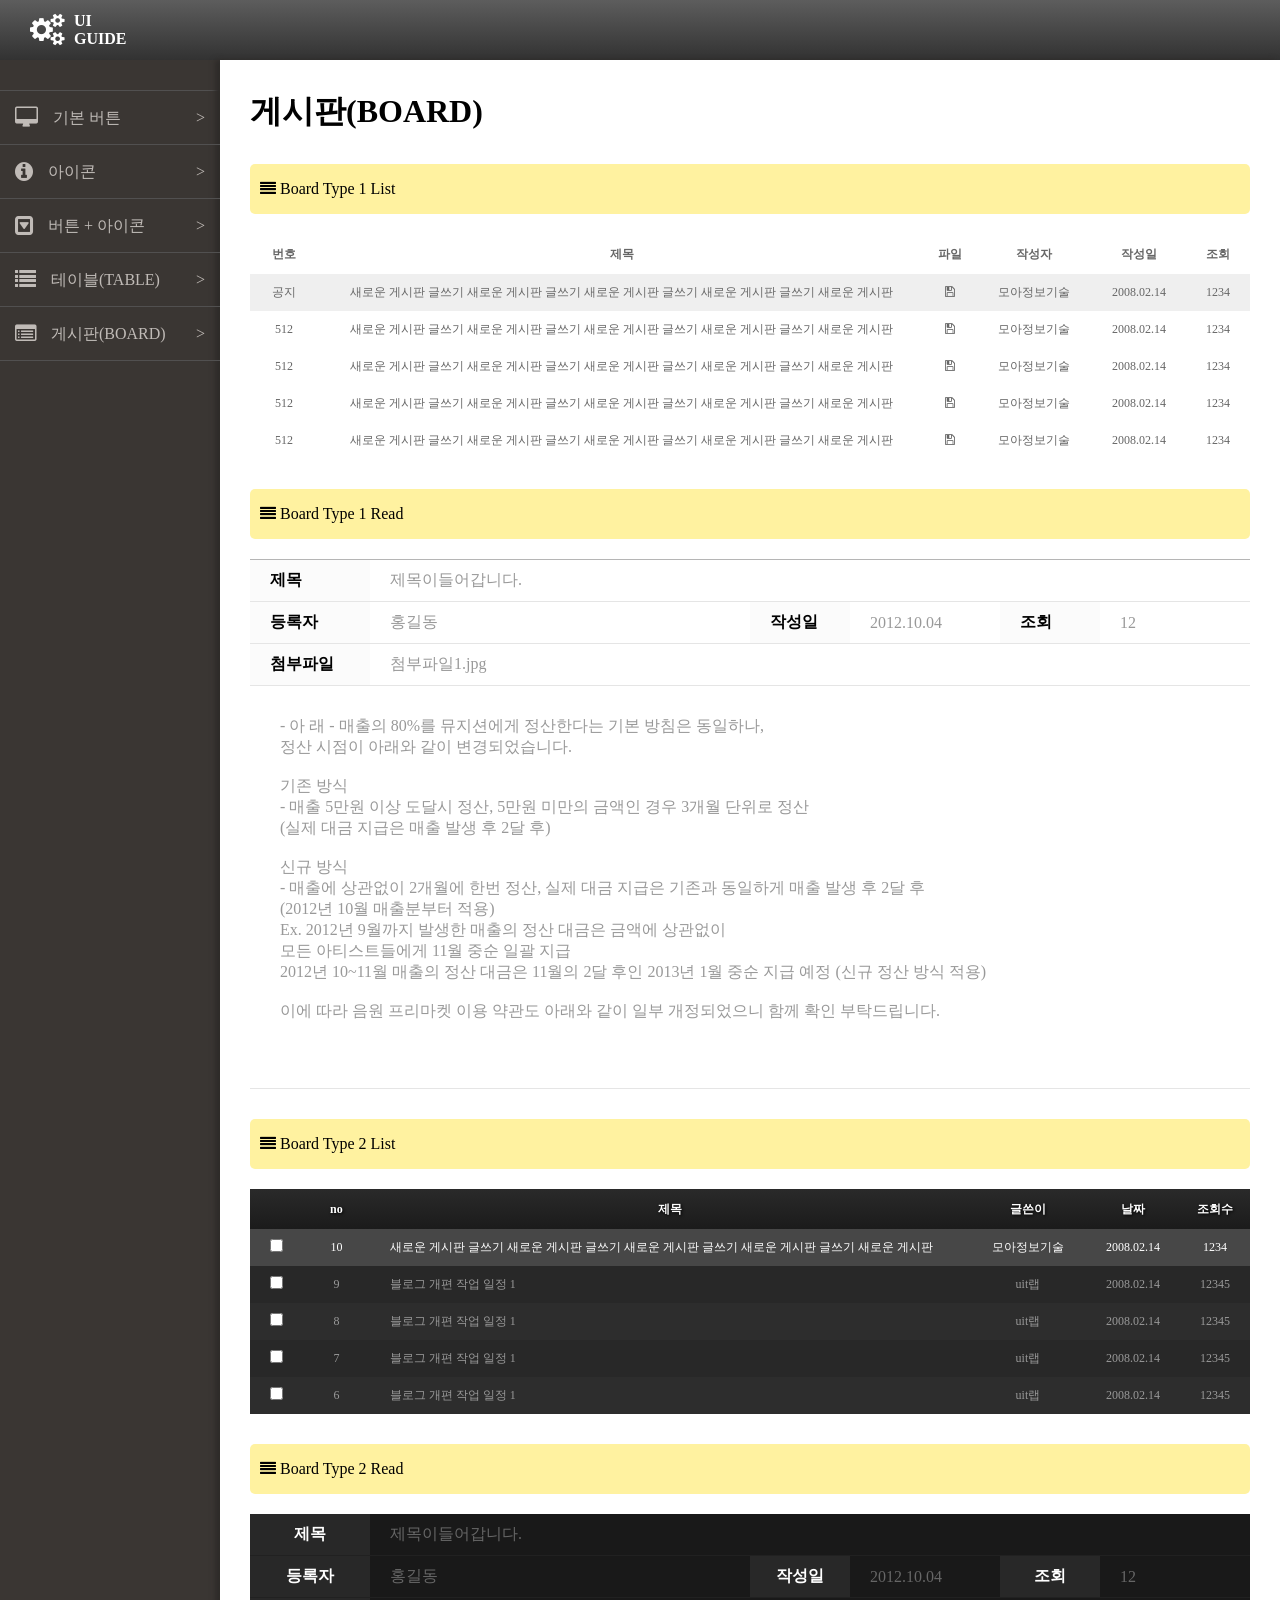
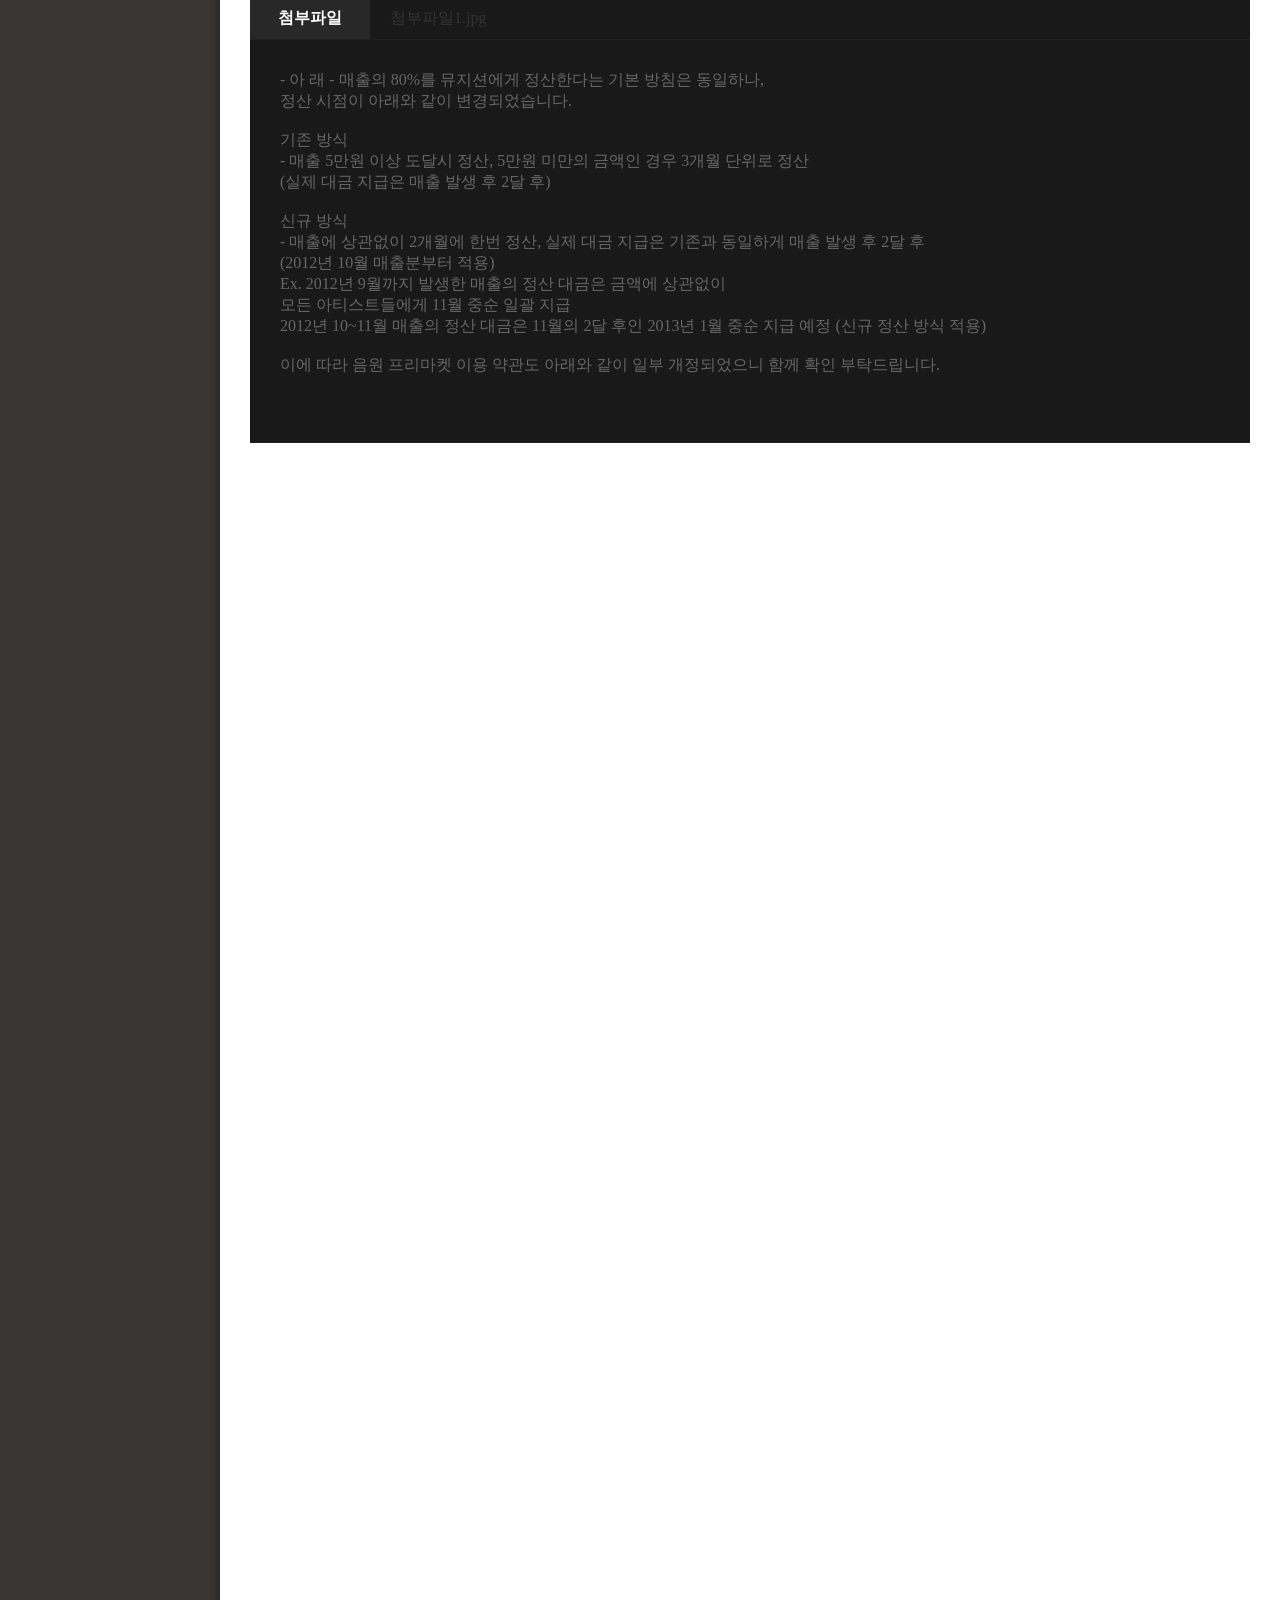
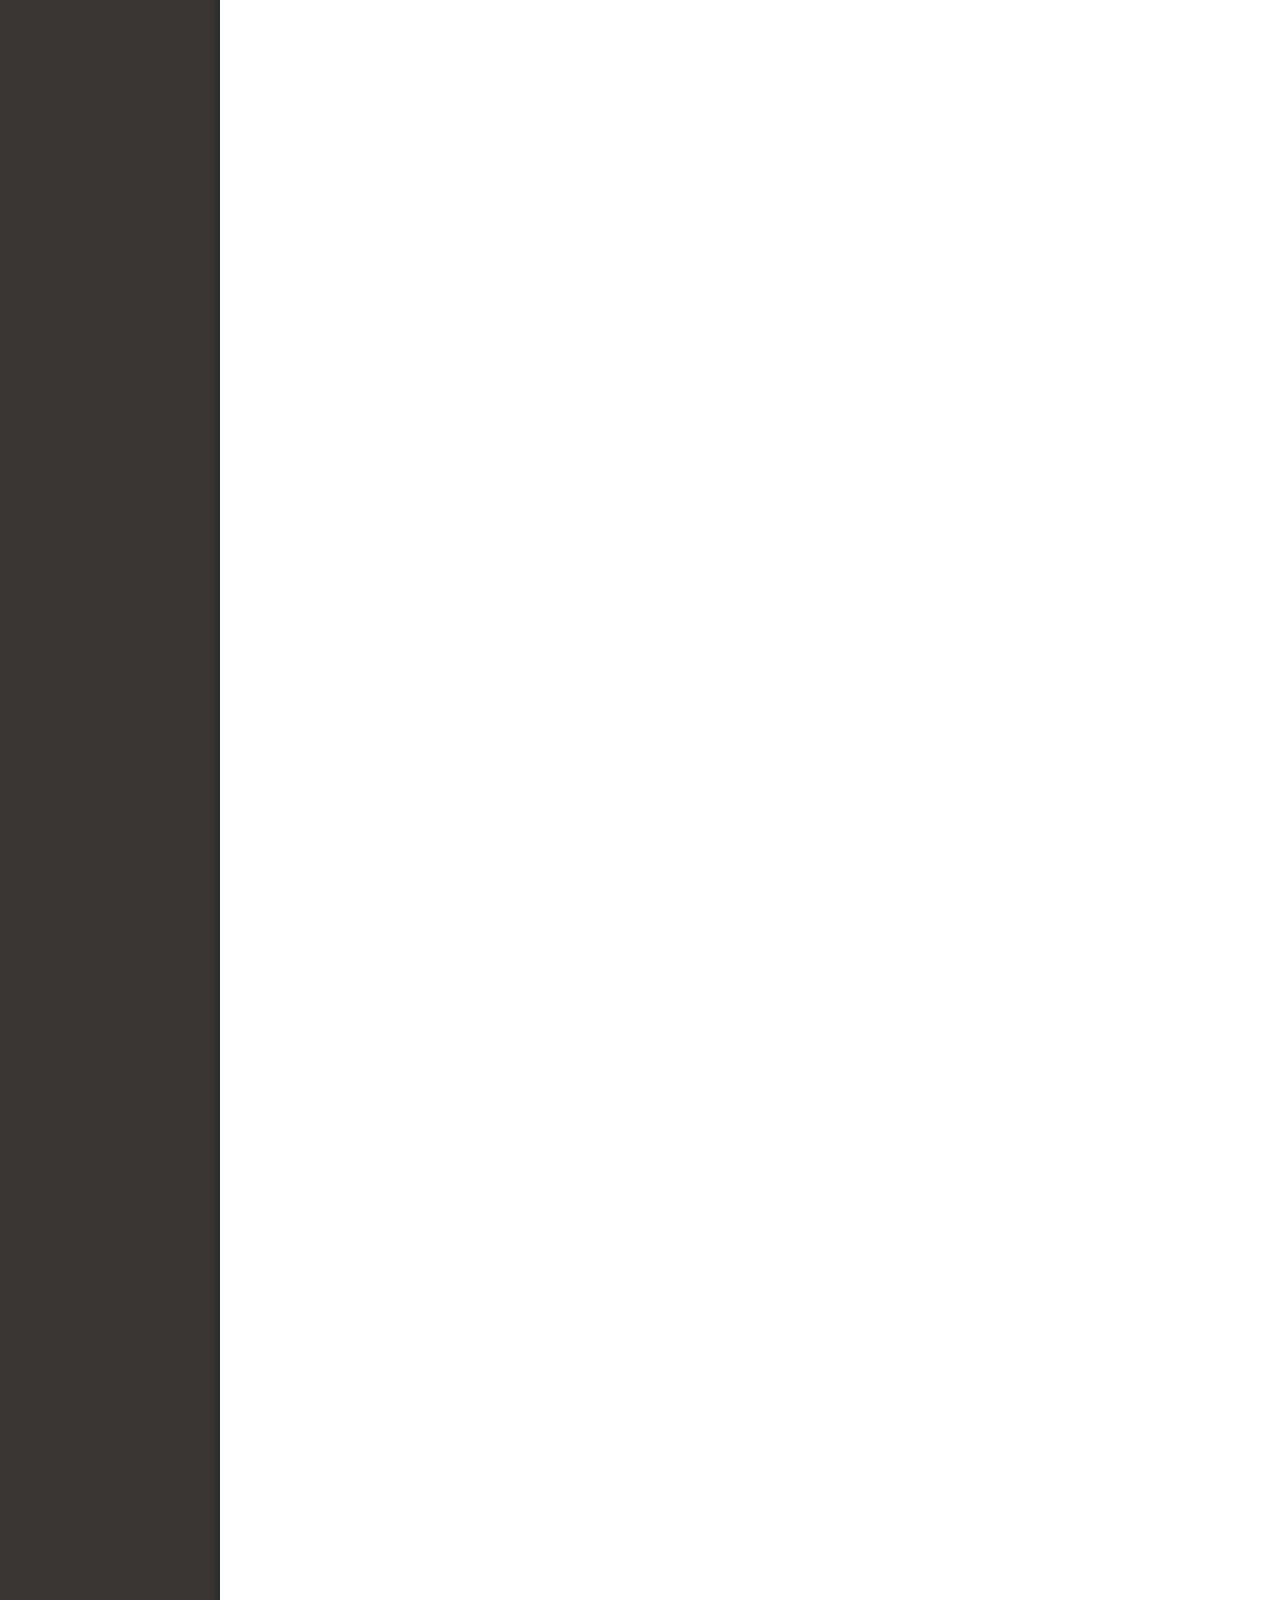
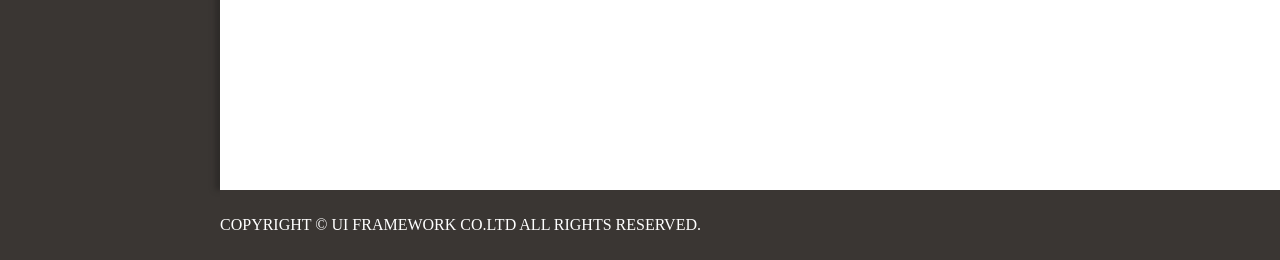
<file: 2018 지방 2과제/board.html>
<!DOCTYPE html>
<html lang="en">
<head>
<meta charset="UTF-8">
<link rel="stylesheet" href="css/common.css">
<link rel="stylesheet" href="font-awesome-4.7.0/css/font-awesome.min.css">
<title>UI 라이브러리</title>
</head>
<body>
<header id="header">
	<div id="logo">
		<i class="fa fa-cogs fa-2x"></i>
		<div>UI <br> GUIDE</div>
	</div>
</header>
<div id="all" class="content5">
	<div class="leftmenu">
		<nav class="gnb">
			<ul>
				<li><a href="index.html"><i class="fa fa-desktop fa-lg"></i>기본 버튼<span>&gt;</span></a></li>
				<li><a href="icon.html"><i class="fa fa-info-circle fa-lg"></i>아이콘<span>&gt;</span></a></li>
				<li><a href="bi.html"><i class="fa fa-caret-square-o-down fa-lg"></i>버튼 + 아이콘<span>&gt;</span></a></li>
				<li><a href="table.html"><i class="fa fa-list fa-lg"></i>테이블(TABLE)<span>&gt;</span></a></li>
				<li><a href="board.html"><i class="fa fa-list-alt fa-lg"></i>게시판(BOARD)<span>&gt;</span></a></li>
			</ul>
		</nav>
	</div>
	<div class="content">
		<div class="main-content">
			<h1>게시판(BOARD)</h1>
			<div class="table_cover">
				<input type="checkbox" id="list_type1" class="list_chk">
				<div class="caption">
					<label for="list_type1"><i class="fa fa-align-justify"></i></label>
					Board Type 1 List
				</div>
				<table class="list_type1 list">
					<colgroup>
						<col width="7%">
						<col width="72%">
						<col width="1%">
						<col width="13%">
						<col width="5%">
						<col width="2%">
					</colgroup>
					<thead>
						<tr>
							<th>번호</th>
							<th>제목</th>
							<th>파일</th>
							<th>작성자</th>
							<th>작성일</th>
							<th>조회</th>
						</tr>
					</thead>
					<tbody>
						<tr>
							<td>공지</td>
							<td>새로운 게시판 글쓰기 새로운 게시판 글쓰기 새로운 게시판 글쓰기 새로운 게시판 글쓰기 새로운 게시판</td>
							<td><i class="fa fa-floppy-o"></i></td>
							<td>모아정보기술</td>
							<td>2008.02.14</td>
							<td>1234</td>
						</tr>
						<tr>
							<td>512 </td>
							<td>새로운 게시판 글쓰기 새로운 게시판 글쓰기 새로운 게시판 글쓰기 새로운 게시판 글쓰기 새로운 게시판</td>
							<td><i class="fa fa-floppy-o"></i></td>
							<td>모아정보기술</td>
							<td>2008.02.14</td>
							<td>1234</td>
						</tr>
						<tr>
							<td>512 </td>
							<td>새로운 게시판 글쓰기 새로운 게시판 글쓰기 새로운 게시판 글쓰기 새로운 게시판 글쓰기 새로운 게시판</td>
							<td><i class="fa fa-floppy-o"></i></td>
							<td>모아정보기술</td>
							<td>2008.02.14</td>
							<td>1234</td>
						</tr>
						<tr>
							<td>512 </td>
							<td>새로운 게시판 글쓰기 새로운 게시판 글쓰기 새로운 게시판 글쓰기 새로운 게시판 글쓰기 새로운 게시판</td>
							<td><i class="fa fa-floppy-o"></i></td>
							<td>모아정보기술</td>
							<td>2008.02.14</td>
							<td>1234</td>
						</tr>
						<tr>
							<td>512 </td>
							<td>새로운 게시판 글쓰기 새로운 게시판 글쓰기 새로운 게시판 글쓰기 새로운 게시판 글쓰기 새로운 게시판</td>
							<td><i class="fa fa-floppy-o"></i></td>
							<td>모아정보기술</td>
							<td>2008.02.14</td>
							<td>1234</td>
						</tr>
					</tbody>
				</table>
			</div>
			<div class="table_cover">
				<input type="checkbox" id="read_type1" class="read_chk">
				<div class="caption">
					<label for="read_type1"><i class="fa fa-align-justify"></i></label>
					Board Type 1 Read
				</div>
				<table class="read_type1 read">
					<colgroup>
						<col width="12%">
						<col width="38%">
						<col width="10%">
						<col width="15%">
						<col width="10%">
						<col width="15%">
					</colgroup>
					<tbody>
						<tr>
							<td class="title">제목</td>
							<td colspan="5">제목이들어갑니다.</td>
						</tr>
						<tr>
							<td class="title">등록자</td>
							<td>홍길동</td>
							<td class="title">작성일</td>
							<td>2012.10.04</td>
							<td class="title">조회</td>
							<td>12</td>
						</tr>
						<tr>
							<td class="title">첨부파일</td>
							<td colspan="5" class="file">첨부파일1.jpg</td>
						</tr>
						<tr>
							<td colspan="6" class="text">
								- 아 래 - 매출의 80%를 뮤지션에게 정산한다는 기본 방침은 동일하나, <br>
								정산 시점이 아래와 같이 변경되었습니다. <br><br>

								기존 방식<br>
								- 매출 5만원 이상 도달시 정산, 5만원 미만의 금액인 경우 3개월 단위로 정산<br>
								(실제 대금 지급은 매출 발생 후 2달 후) <br><br>

								신규 방식<br>
								- 매출에 상관없이 2개월에 한번 정산, 실제 대금 지급은 기존과 동일하게 매출 발생 후 2달 후<br>
								(2012년 10월 매출분부터 적용)<br>
								Ex. 2012년 9월까지 발생한 매출의 정산 대금은 금액에 상관없이<br>
								 모든 아티스트들에게 11월 중순 일괄 지급<br>
								2012년 10~11월 매출의 정산 대금은 11월의 2달 후인 2013년 1월 중순 지급 예정 (신규 정산 방식 적용) <br><br>

								이에 따라 음원 프리마켓 이용 약관도 아래와 같이 일부 개정되었으니 함께 확인 부탁드립니다.  <br><br><br>
							</td>
						</tr>
					</tbody>
				</table>
			</div>
			<div class="table_cover">
				<input type="checkbox" id="list_type2" class="list_chk">
				<div class="caption">
					<label for="list_type2"><i class="fa fa-align-justify"></i></label>
					Board Type 2 List
				</div>
				<table class="list_type2 list">
					<colgroup>
						<col width="1%">
						<col width="7%">
						<col width="72%">
						<col width="13%">
						<col width="5%">
						<col width="2%">
					</colgroup>
					<thead>
						<tr>
							<th></th>
							<th>no</th>
							<th>제목</th>
							<th>글쓴이</th>
							<th>날짜</th>
							<th>조회수</th>
						</tr>
					</thead>
					<tbody>
						<tr>
							<td><input type="checkbox"></td>
							<td>10</td>
							<td>새로운 게시판 글쓰기 새로운 게시판 글쓰기 새로운 게시판 글쓰기 새로운 게시판 글쓰기 새로운 게시판</td>
							<td>모아정보기술</td>
							<td>2008.02.14</td>
							<td>1234</td>
						</tr>
						<tr>
							<td><input type="checkbox"></td>
							<td>9</td>
							<td>블로그 개편 작업 일정 1</td>
							<td>uit랩</td> 
							<td>2008.02.14</td>
							<td>12345</td>
						</tr>
						<tr>
							<td><input type="checkbox"></td>
							<td>8</td>
							<td>블로그 개편 작업 일정 1</td>
							<td>uit랩</td>
							<td>2008.02.14</td>
							<td>12345</td>
						</tr>
						<tr>
							<td><input type="checkbox"></td>
							<td>7</td>
							<td>블로그 개편 작업 일정 1</td>
							<td>uit랩</td>
							<td>2008.02.14</td>
							<td>12345</td>
						</tr>
						<tr>
							<td><input type="checkbox"></td>
							<td>6</td>
							<td>블로그 개편 작업 일정 1</td>
							<td>uit랩</td>
							<td>2008.02.14</td>
							<td>12345</td>
						</tr>
					</tbody>
				</table>
			</div>
			<div class="table_cover">
				<input type="checkbox" id="read_type2" class="read_chk">
				<div class="caption">
					<label for="read_type2"><i class="fa fa-align-justify"></i></label>
					Board Type 2 Read
				</div>
				<table class="read_type2 read">
					<colgroup>
						<col width="12%">
						<col width="38%">
						<col width="10%">
						<col width="15%">
						<col width="10%">
						<col width="15%">
					</colgroup>
					<tbody>
						<tr>
							<td class="title">제목</td>
							<td colspan="5">제목이들어갑니다.</td>
						</tr>
						<tr>
							<td class="title">등록자</td>
							<td>홍길동</td>
							<td class="title">작성일</td>
							<td>2012.10.04</td>
							<td class="title">조회</td>
							<td>12</td>
						</tr>
						<tr>
							<td class="title">첨부파일</td>
							<td colspan="5" class="file">첨부파일1.jpg</td>
						</tr>
						<tr>
							<td colspan="6" class="text">
								- 아 래 - 매출의 80%를 뮤지션에게 정산한다는 기본 방침은 동일하나, <br>
								정산 시점이 아래와 같이 변경되었습니다. <br><br>

								기존 방식<br>
								- 매출 5만원 이상 도달시 정산, 5만원 미만의 금액인 경우 3개월 단위로 정산<br>
								(실제 대금 지급은 매출 발생 후 2달 후) <br><br>

								신규 방식<br>
								- 매출에 상관없이 2개월에 한번 정산, 실제 대금 지급은 기존과 동일하게 매출 발생 후 2달 후<br>
								(2012년 10월 매출분부터 적용)<br>
								Ex. 2012년 9월까지 발생한 매출의 정산 대금은 금액에 상관없이<br>
								 모든 아티스트들에게 11월 중순 일괄 지급<br>
								2012년 10~11월 매출의 정산 대금은 11월의 2달 후인 2013년 1월 중순 지급 예정 (신규 정산 방식 적용) <br><br>

								이에 따라 음원 프리마켓 이용 약관도 아래와 같이 일부 개정되었으니 함께 확인 부탁드립니다.  <br><br><br>
							</td>
						</tr>
					</tbody>
				</table>
			</div>
		</div>
		<footer id="footer">COPYRIGHT &copy; UI FRAMEWORK CO.LTD ALL RIGHTS RESERVED. </footer>
	</div>
</div>
</body>
</html>
</file>
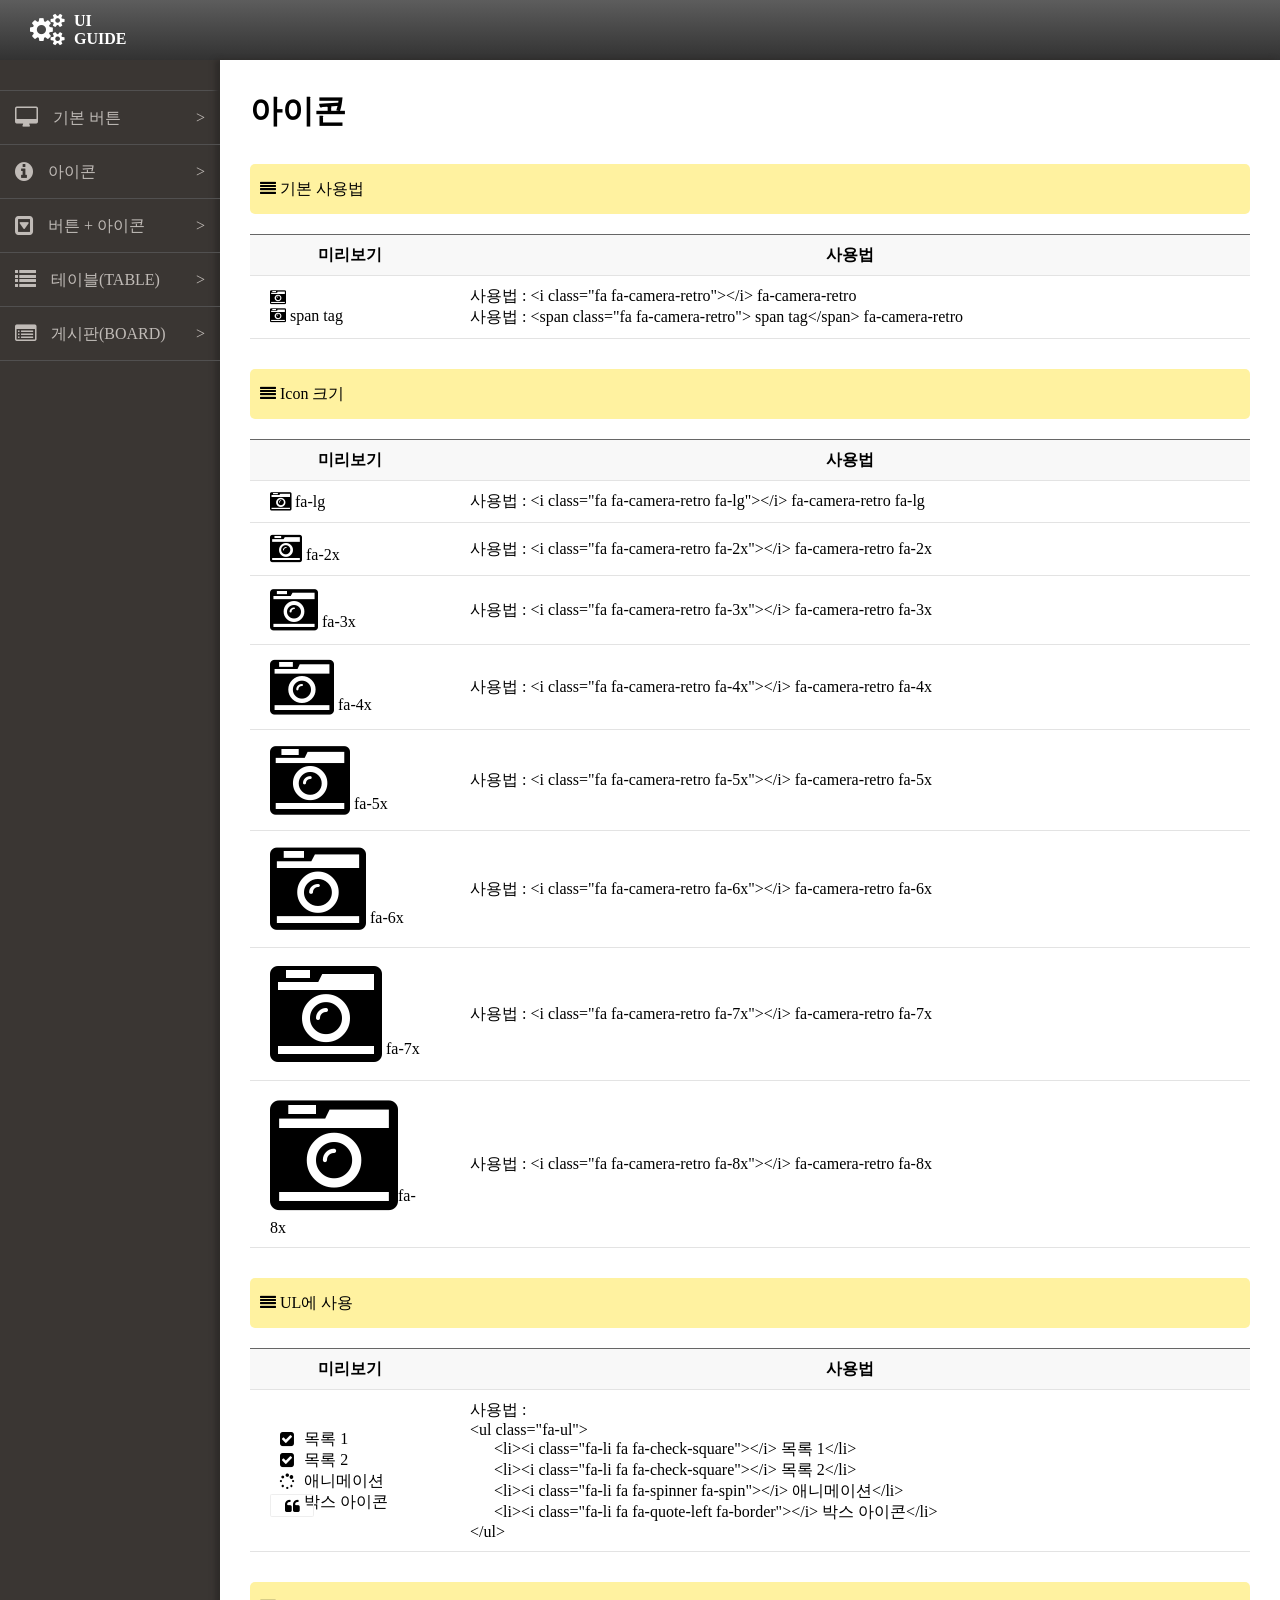
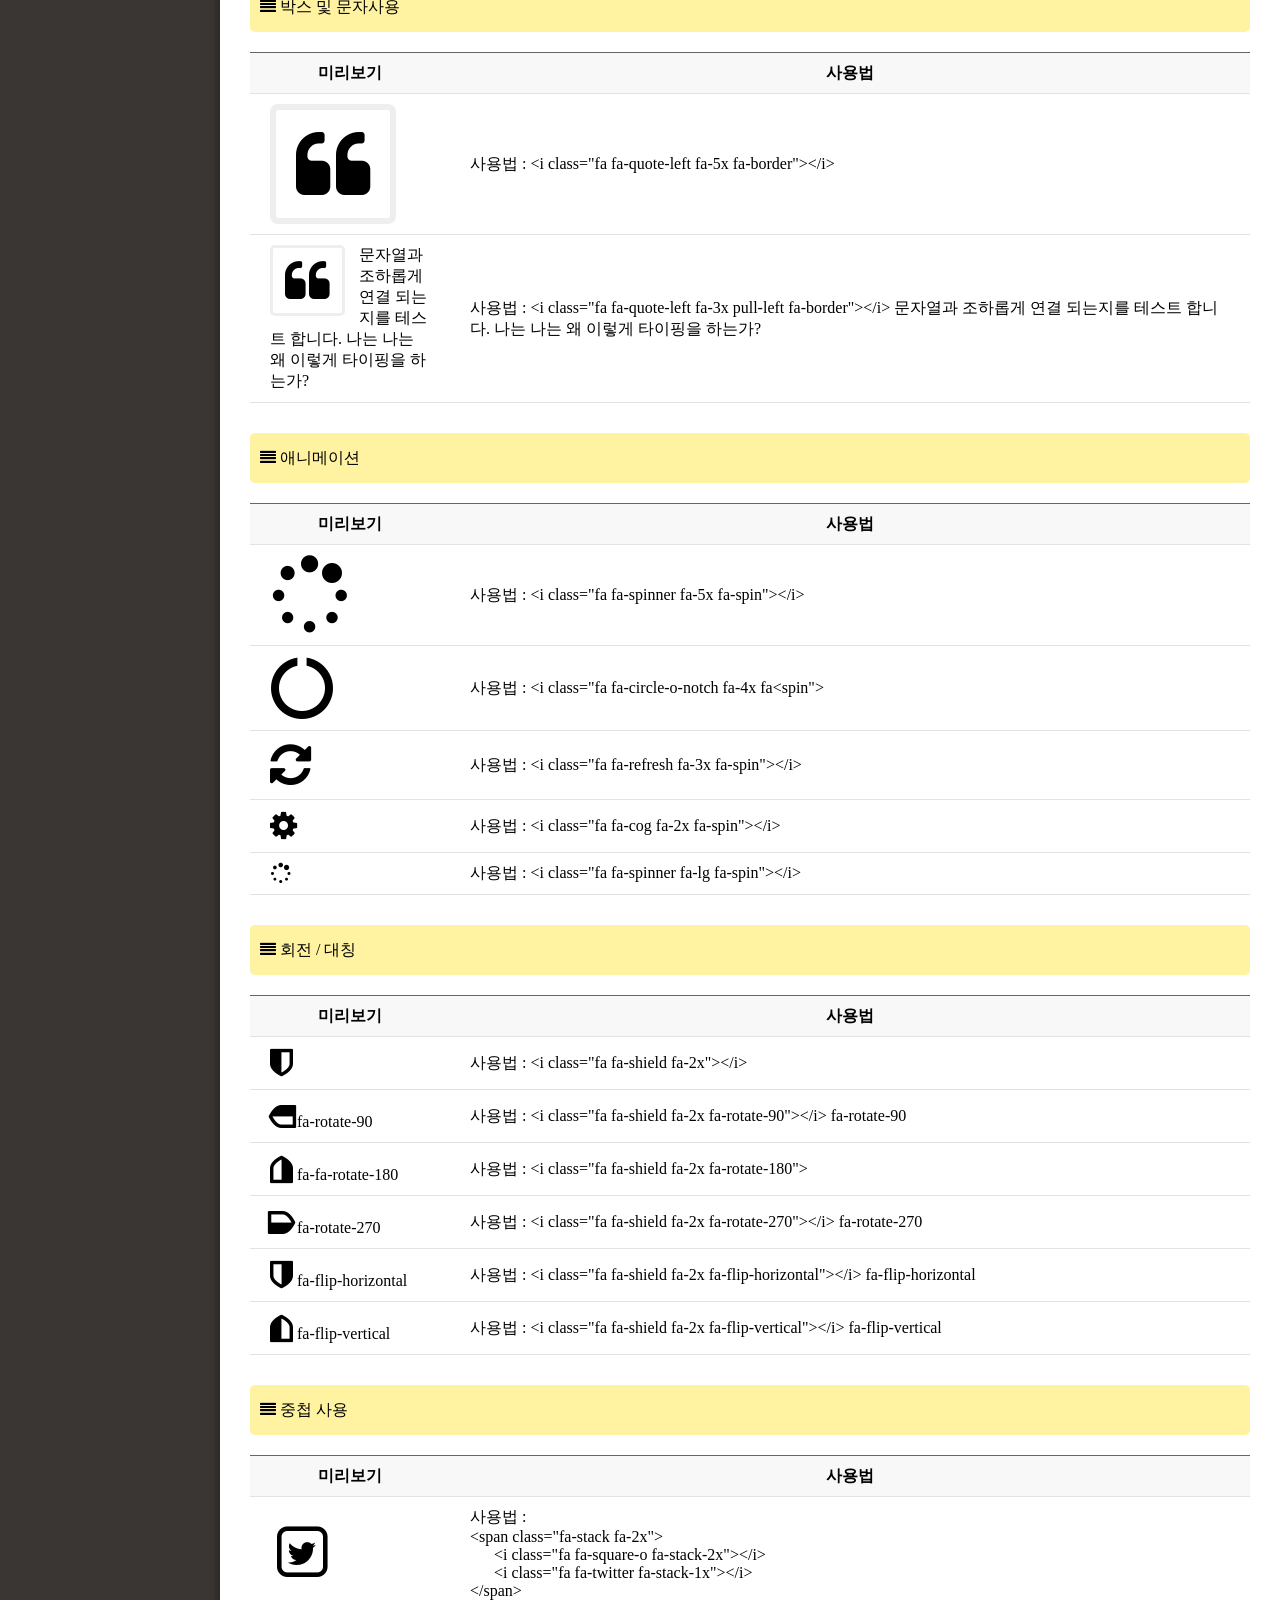
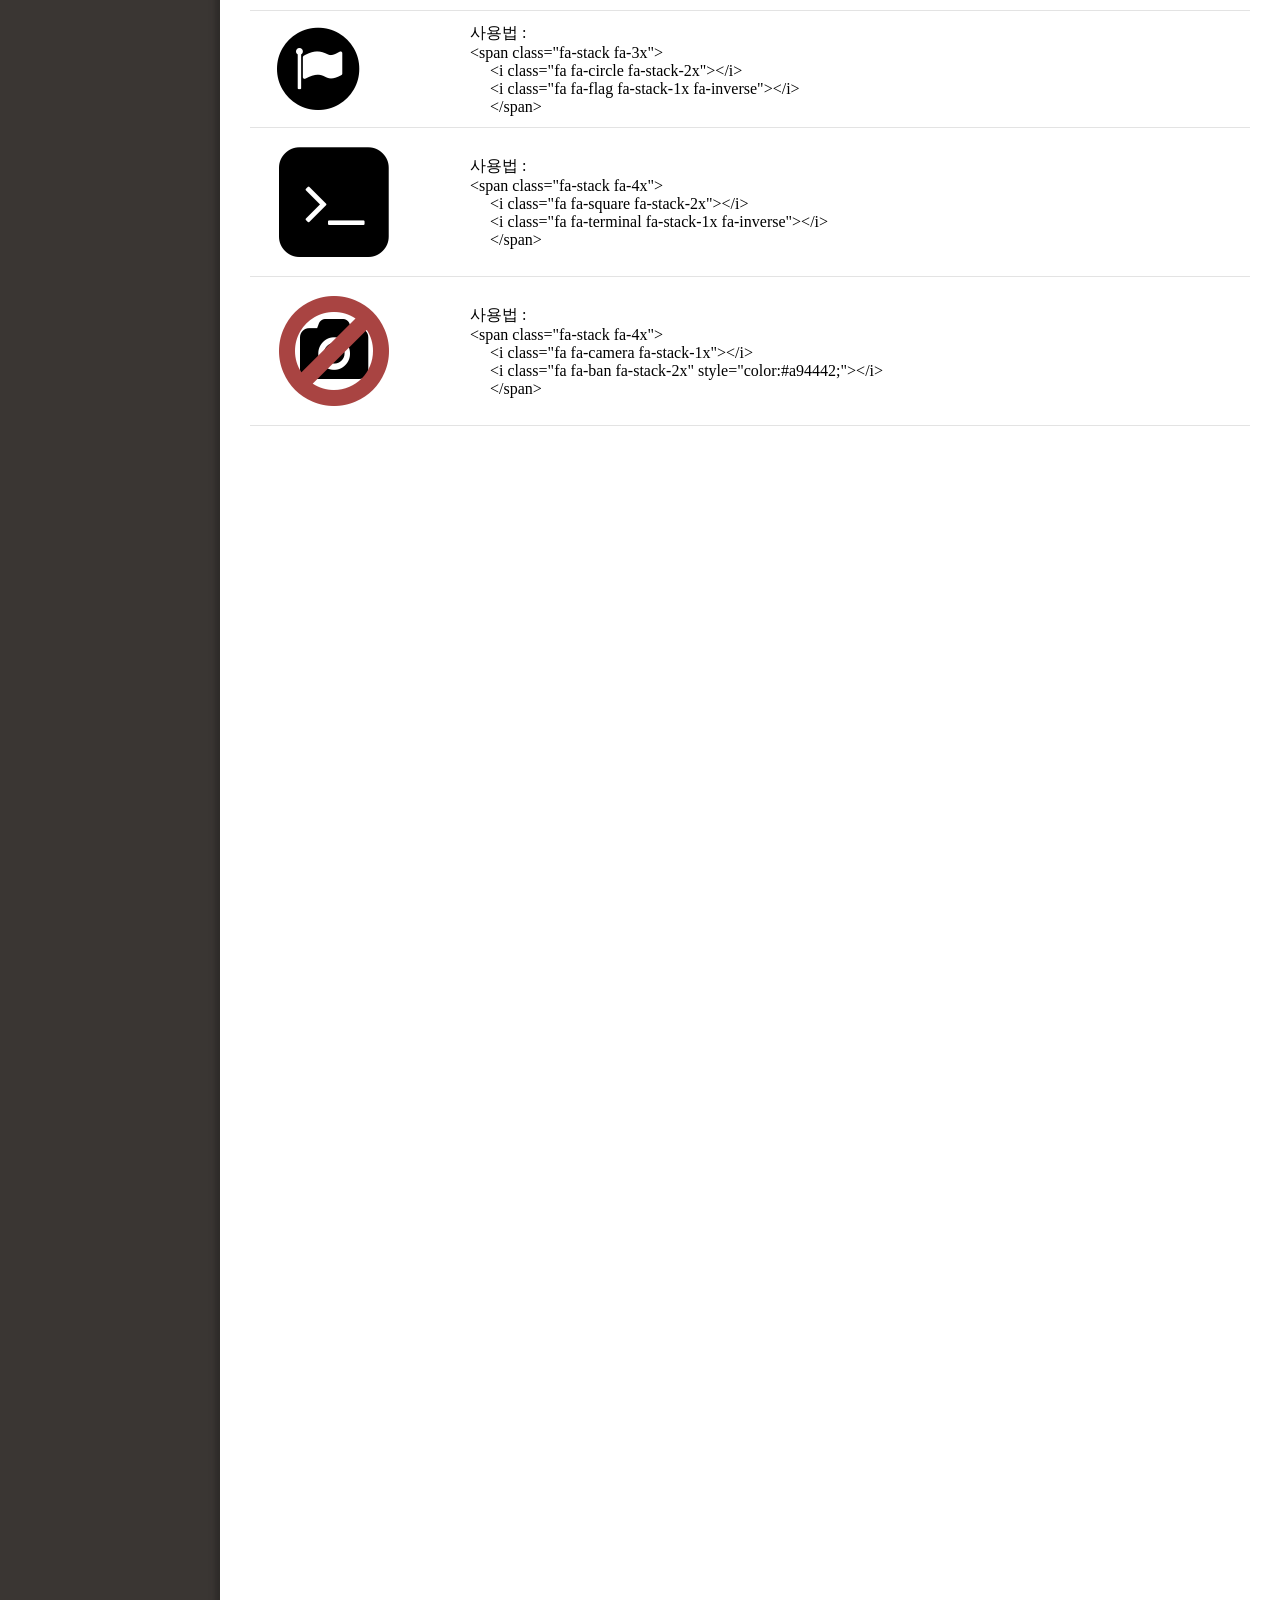
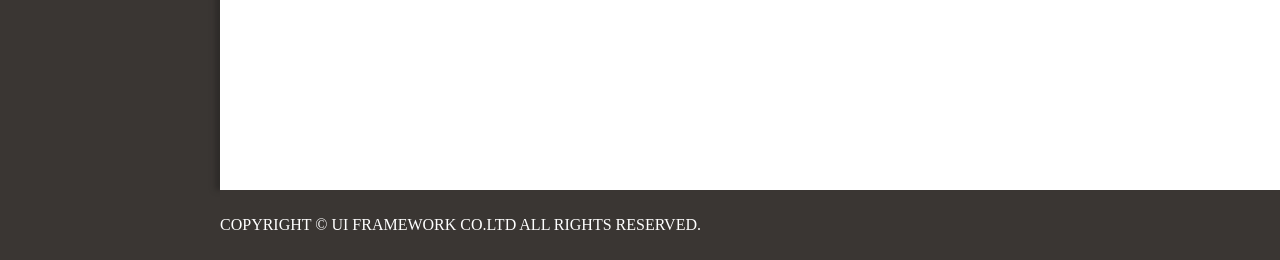
<file: 2018 지방 2과제/icon.html>
<!DOCTYPE html>
<html lang="en">
<head>
<meta charset="UTF-8">
<link rel="stylesheet" href="css/common.css">
<link rel="stylesheet" href="font-awesome-4.7.0/css/font-awesome.min.css">
<title>UI 라이브러리</title>
</head>
<body>
<header id="header">
	<div id="logo">
		<i class="fa fa-cogs fa-2x"></i>
		<div>UI <br> GUIDE</div>
	</div>
</header>
<div id="all" class="content2">
	<div class="leftmenu">
		<nav class="gnb">
			<ul>
				<li><a href="index.html"><i class="fa fa-desktop fa-lg"></i>기본 버튼<span>&gt;</span></a></li>
				<li><a href="icon.html"><i class="fa fa-info-circle fa-lg"></i>아이콘<span>&gt;</span></a></li>
				<li><a href="bi.html"><i class="fa fa-caret-square-o-down fa-lg"></i>버튼 + 아이콘<span>&gt;</span></a></li>
				<li><a href="table.html"><i class="fa fa-list fa-lg"></i>테이블(TABLE)<span>&gt;</span></a></li>
				<li><a href="board.html"><i class="fa fa-list-alt fa-lg"></i>게시판(BOARD)<span>&gt;</span></a></li>
			</ul>
		</nav>
	</div>
	<div class="content">
		<div class="main-content">
			<h1>아이콘</h1>
			<div class="table_cover">
				<input type="checkbox" id="normal">
				<div class="caption">
					<label for="normal"><i class="fa fa-align-justify"></i></label>
					기본 사용법
				</div>
				<table>
					<colgroup>
						<col width="20%">
						<col width="80%">
					</colgroup>
					<thead>
						<tr>
							<th>미리보기</th>
							<th>사용법</th>
						</tr>
					</thead>
					<tbody>
						<tr>
							<td>
								<i class="fa fa-camera-retro"></i><br>
								<span class="fa fa-camera-retro"> span tag</span> 
							</td>
							<td>
								사용법 : &lt;i class="fa fa-camera-retro">&lt;/i> fa-camera-retro <br>
								사용법 : &lt;span class="fa fa-camera-retro"> span tag&lt;/span> fa-camera-retro
							</td>
						</tr>
					</tbody>
				</table>
			</div>
			<div class="table_cover">
				<input type="checkbox" id="size">
				<div class="caption">
					<label for="size"><i class="fa fa-align-justify"></i></label>
					Icon 크기
				</div>
				<table>
					<colgroup>
						<col width="20%">
						<col width="80%">
					</colgroup>
					<thead>
						<tr>
							<th>미리보기</th>
							<th>사용법</th>
						</tr>
					</thead>
					<tbody>
						<tr>
							<td><i class="fa fa-camera-retro fa-lg"></i> fa-lg</td>
							<td>사용법 : &lt;i class="fa fa-camera-retro fa-lg">&lt;/i> fa-camera-retro fa-lg</td>
						</tr>
						<tr>
							<td><i class="fa fa-camera-retro fa-2x"></i> fa-2x</td>
							<td>사용법 : &lt;i class="fa fa-camera-retro fa-2x">&lt;/i> fa-camera-retro fa-2x</td>
						</tr>
						<tr>
							<td><i class="fa fa-camera-retro fa-3x"></i> fa-3x</td>
							<td>사용법 : &lt;i class="fa fa-camera-retro fa-3x">&lt;/i> fa-camera-retro fa-3x</td>
						</tr>
						<tr>
							<td><i class="fa fa-camera-retro fa-4x"></i> fa-4x</td>
							<td>사용법 : &lt;i class="fa fa-camera-retro fa-4x">&lt;/i> fa-camera-retro fa-4x</td>
						</tr>
						<tr>
							<td><i class="fa fa-camera-retro fa-5x"></i> fa-5x</td>
							<td>사용법 : &lt;i class="fa fa-camera-retro fa-5x">&lt;/i> fa-camera-retro fa-5x</td>
						</tr>
						<tr>
							<td><i class="fa fa-camera-retro fa-6x"></i> fa-6x</td>
							<td>사용법 : &lt;i class="fa fa-camera-retro fa-6x">&lt;/i> fa-camera-retro fa-6x</td>
						</tr>
						<tr>
							<td><i class="fa fa-camera-retro fa-7x"></i> fa-7x</td>
							<td>사용법 : &lt;i class="fa fa-camera-retro fa-7x">&lt;/i> fa-camera-retro fa-7x</td>
						</tr>
						<tr>
							<td><i class="fa fa-camera-retro fa-8x"></i>fa-8x</td>
							<td>사용법 : &lt;i class="fa fa-camera-retro fa-8x">&lt;/i> fa-camera-retro fa-8x</td>
						</tr>
					</tbody>
				</table>
			</div>
			<div class="table_cover">
				<input type="checkbox" id="ul">
				<div class="caption">
					<label for="ul"><i class="fa fa-align-justify"></i></label>
					UL에 사용
				</div>
				<table>
					<colgroup>
						<col width="20%">
						<col width="80%">
					</colgroup>
					<thead>
						<tr>
							<th>미리보기</th>
							<th>사용법</th>
						</tr>
					</thead>
					<tbody>
						<tr>
							<td>
								<ul class="fa-ul">
									<li><i class="fa-li fa fa-check-square"></i> 목록 1</li>
									<li><i class="fa-li fa fa-check-square"></i> 목록 2</li>
									<li><i class="fa-li fa fa-spinner fa-spin"></i> 애니메이션</li>
									<li><i class="fa-li fa fa-quote-left fa-border"></i> 박스 아이콘</li>
								</ul>
							</td>
							<td>
								사용법 : <br> 
								&lt;ul class="fa-ul"><br>&nbsp;&nbsp;&nbsp;&nbsp;&nbsp;
									&lt;li>&lt;i class="fa-li fa fa-check-square">&lt;/i> 목록 1&lt;/li><br>&nbsp;&nbsp;&nbsp;&nbsp;&nbsp;
									&lt;li>&lt;i class="fa-li fa fa-check-square">&lt;/i> 목록 2&lt;/li><br>&nbsp;&nbsp;&nbsp;&nbsp;&nbsp;
									&lt;li>&lt;i class="fa-li fa fa-spinner fa-spin">&lt;/i> 애니메이션&lt;/li><br>&nbsp;&nbsp;&nbsp;&nbsp;&nbsp;
									&lt;li>&lt;i class="fa-li fa fa-quote-left fa-border">&lt;/i> 박스 아이콘&lt;/li><br
								>&lt;/ul>
							</td>
						</tr>
					</tbody>
				</table>
			</div>
			<div class="table_cover">
				<input type="checkbox" id="box">
				<div class="caption">
					<label for="box"><i class="fa fa-align-justify"></i></label>
					박스 및 문자사용
				</div>
				<table>
					<colgroup>
						<col width="20%">
						<col width="80%">
					</colgroup>
					<thead>
						<tr>
							<th>미리보기</th>
							<th>사용법</th>
						</tr>
					</thead>
					<tbody>
						<tr>
							<td><i class="fa fa-quote-left fa-5x fa-border"></i></td>
							<td>사용법 : &lt;i class="fa fa-quote-left fa-5x fa-border">&lt;/i></td>
						</tr>
						<tr>
							<td><i class="fa fa-quote-left fa-3x pull-left fa-border"></i> 문자열과 조하롭게 연결 되는지를 테스트 합니다. 나는 나는 왜 이렇게 타이핑을 하는가? </td>
							<td>사용법 : &lt;i class="fa fa-quote-left fa-3x pull-left fa-border">&lt;/i> 문자열과 조하롭게 연결 되는지를 테스트 합니다. 나는 나는 왜 이렇게 타이핑을 하는가? </td>
						</tr>
					</tbody>
				</table>
			</div>
			<div class="table_cover">
				<input type="checkbox" id="animation">
				<div class="caption">
					<label for="animation"><i class="fa fa-align-justify"></i></label>
					애니메이션
				</div>
				<table>
					<colgroup>
						<col width="20%">
						<col width="80%">
					</colgroup>
					<thead>
						<tr>
							<th>미리보기</th>
							<th>사용법</th>
						</tr>
					</thead>
					<tbody>
						<tr>
							<td><i class="fa fa-spinner fa-5x fa-spin"></i></td>
							<td>사용법 : &lt;i class="fa fa-spinner fa-5x fa-spin">&lt;/i></td>
						</tr>
						<tr>
							<td><i class="fa fa-circle-o-notch fa-4x fa-spin"></i></td>
							<td>사용법 : &lt;i class="fa fa-circle-o-notch fa-4x fa&lt;spin"></i></td>
						</tr>
						<tr>
							<td><i class="fa fa-refresh fa-3x fa-spin"></i></td>
							<td>사용법 : &lt;i class="fa fa-refresh fa-3x fa-spin">&lt;/i></td>
						</tr>
						<tr>
							<td><i class="fa fa-cog fa-2x fa-spin"></i></td>
							<td>사용법 : &lt;i class="fa fa-cog fa-2x fa-spin">&lt;/i></td>
						</tr>
						<tr>
							<td><i class="fa fa-spinner fa-lg fa-spin"></i></td>
							<td>사용법 : &lt;i class="fa fa-spinner fa-lg fa-spin">&lt;/i></td>
						</tr>
					</tbody>
				</table>
			</div>
			<div class="table_cover">
				<input type="checkbox" id="rotate">
				<div class="caption">
					<label for="rotate"><i class="fa fa-align-justify"></i></label>
					회전 / 대칭
				</div>
				<table>
					<colgroup>
						<col width="20%">
						<col width="80%">
					</colgroup>
					<thead>
						<tr>
							<th>미리보기</th>
							<th>사용법</th>
						</tr>
					</thead>
					<tbody>
						<tr>
							<td><i class="fa fa-shield fa-2x"></i></td>
							<td>사용법 : &lt;i class="fa fa-shield fa-2x">&lt;/i></td>
						</tr>
						<tr>
							<td><i class="fa fa-shield fa-2x fa-rotate-90"></i> fa-rotate-90</td>
							<td>사용법 : &lt;i class="fa fa-shield fa-2x fa-rotate-90">&lt;/i> fa-rotate-90</td>
						</tr>
						<tr>
							<td><i class="fa fa-shield fa-2x fa-rotate-180"></i> fa-fa-rotate-180</td>
							<td>사용법 : &lt;i class="fa fa-shield fa-2x fa-rotate-180"></i&lt; fa-fa-rotate-180</td>
						</tr>
						<tr>
							<td><i class="fa fa-shield fa-2x fa-rotate-270"></i> fa-rotate-270</td>
							<td>사용법 : &lt;i class="fa fa-shield fa-2x fa-rotate-270">&lt;/i> fa-rotate-270</td>
						</tr>
						<tr>
							<td><i class="fa fa-shield fa-2x fa-flip-horizontal"></i> fa-flip-horizontal</td>
							<td>사용법 : &lt;i class="fa fa-shield fa-2x fa-flip-horizontal">&lt;/i> fa-flip-horizontal</td>
						</tr>
						<tr>
							<td><i class="fa fa-shield fa-2x fa-flip-vertical"></i> fa-flip-vertical</td>
							<td>사용법 : &lt;i class="fa fa-shield fa-2x fa-flip-vertical">&lt;/i> fa-flip-vertical</td>
						</tr>
					</tbody>
				</table>
			</div>
			<div class="table_cover">
				<input type="checkbox" id="overlapping">
				<div class="caption">
					<label for="overlapping"><i class="fa fa-align-justify"></i></label>
					중첩 사용
				</div>
				<table>
					<colgroup>
						<col width="20%">
						<col width="80%">
					</colgroup>
					<thead>
						<tr>
							<th>미리보기</th>
							<th>사용법</th>
						</tr>
					</thead>
					<tbody>
						<tr>
							<td>
								<span class="fa-stack fa-2x">
									<i class="fa fa-square-o fa-stack-2x"></i>
									<i class="fa fa-twitter fa-stack-1x"></i>
								</span>
							</td>
							<td>
								사용법 : <br>
								&lt;span class="fa-stack fa-2x"><br>&nbsp;&nbsp;&nbsp;&nbsp;&nbsp;
									&lt;i class="fa fa-square-o fa-stack-2x">&lt;/i><br>&nbsp;&nbsp;&nbsp;&nbsp;&nbsp;
									&lt;i class="fa fa-twitter fa-stack-1x">&lt;/i><br>
								&lt;/span>
							</td>
						</tr>
						<tr>
							<td>
								<span class="fa-stack fa-3x">
									<i class="fa fa-circle fa-stack-2x"></i>
									<i class="fa fa-flag fa-stack-1x fa-inverse"></i>
								</span>
							</td>
							<td>
								사용법 : <br>&lt;span class="fa-stack fa-3x"><br>&nbsp;&nbsp;&nbsp;&nbsp;&nbsp;&lt;i class="fa fa-circle fa-stack-2x">&lt;/i><br>&nbsp;&nbsp;&nbsp;&nbsp;&nbsp;&lt;i class="fa fa-flag fa-stack-1x fa-inverse">&lt;/i><br>&nbsp;&nbsp;&nbsp;&nbsp;&nbsp;&lt;/span><br>
							</td>
						</tr>
						<tr>
							<td>
								<span class="fa-stack fa-4x">
									<i class="fa fa-square fa-stack-2x"></i>
									<i class="fa fa-terminal fa-stack-1x fa-inverse"></i>
								</span>
							</td>
							<td>
								사용법 : <br>&lt;span class="fa-stack fa-4x"><br>&nbsp;&nbsp;&nbsp;&nbsp;&nbsp;&lt;i class="fa fa-square fa-stack-2x">&lt;/i><br>&nbsp;&nbsp;&nbsp;&nbsp;&nbsp;&lt;i class="fa fa-terminal fa-stack-1x fa-inverse">&lt;/i><br>&nbsp;&nbsp;&nbsp;&nbsp;&nbsp;&lt;/span><br>
							</td>
						</tr>
						<tr>
							<td>
								<span class="fa-stack fa-4x">
									<i class="fa fa-camera fa-stack-1x"></i>
									<i class="fa fa-ban fa-stack-2x" style="color:#a94442;"></i>
								</span>
							</td>
							<td>
								사용법 : <br>&lt;span class="fa-stack fa-4x"><br>&nbsp;&nbsp;&nbsp;&nbsp;&nbsp;&lt;i class="fa fa-camera fa-stack-1x">&lt;/i><br>&nbsp;&nbsp;&nbsp;&nbsp;&nbsp;&lt;i class="fa fa-ban fa-stack-2x" style="color:#a94442;">&lt;/i><br>&nbsp;&nbsp;&nbsp;&nbsp;&nbsp;&lt;/span><br>
							</td>
						</tr>
					</tbody>
				</table>
			</div>
		</div>
		<footer id="footer">COPYRIGHT &copy; UI FRAMEWORK CO.LTD ALL RIGHTS RESERVED. </footer>
	</div>
</div>
</body>
</html>
</file>
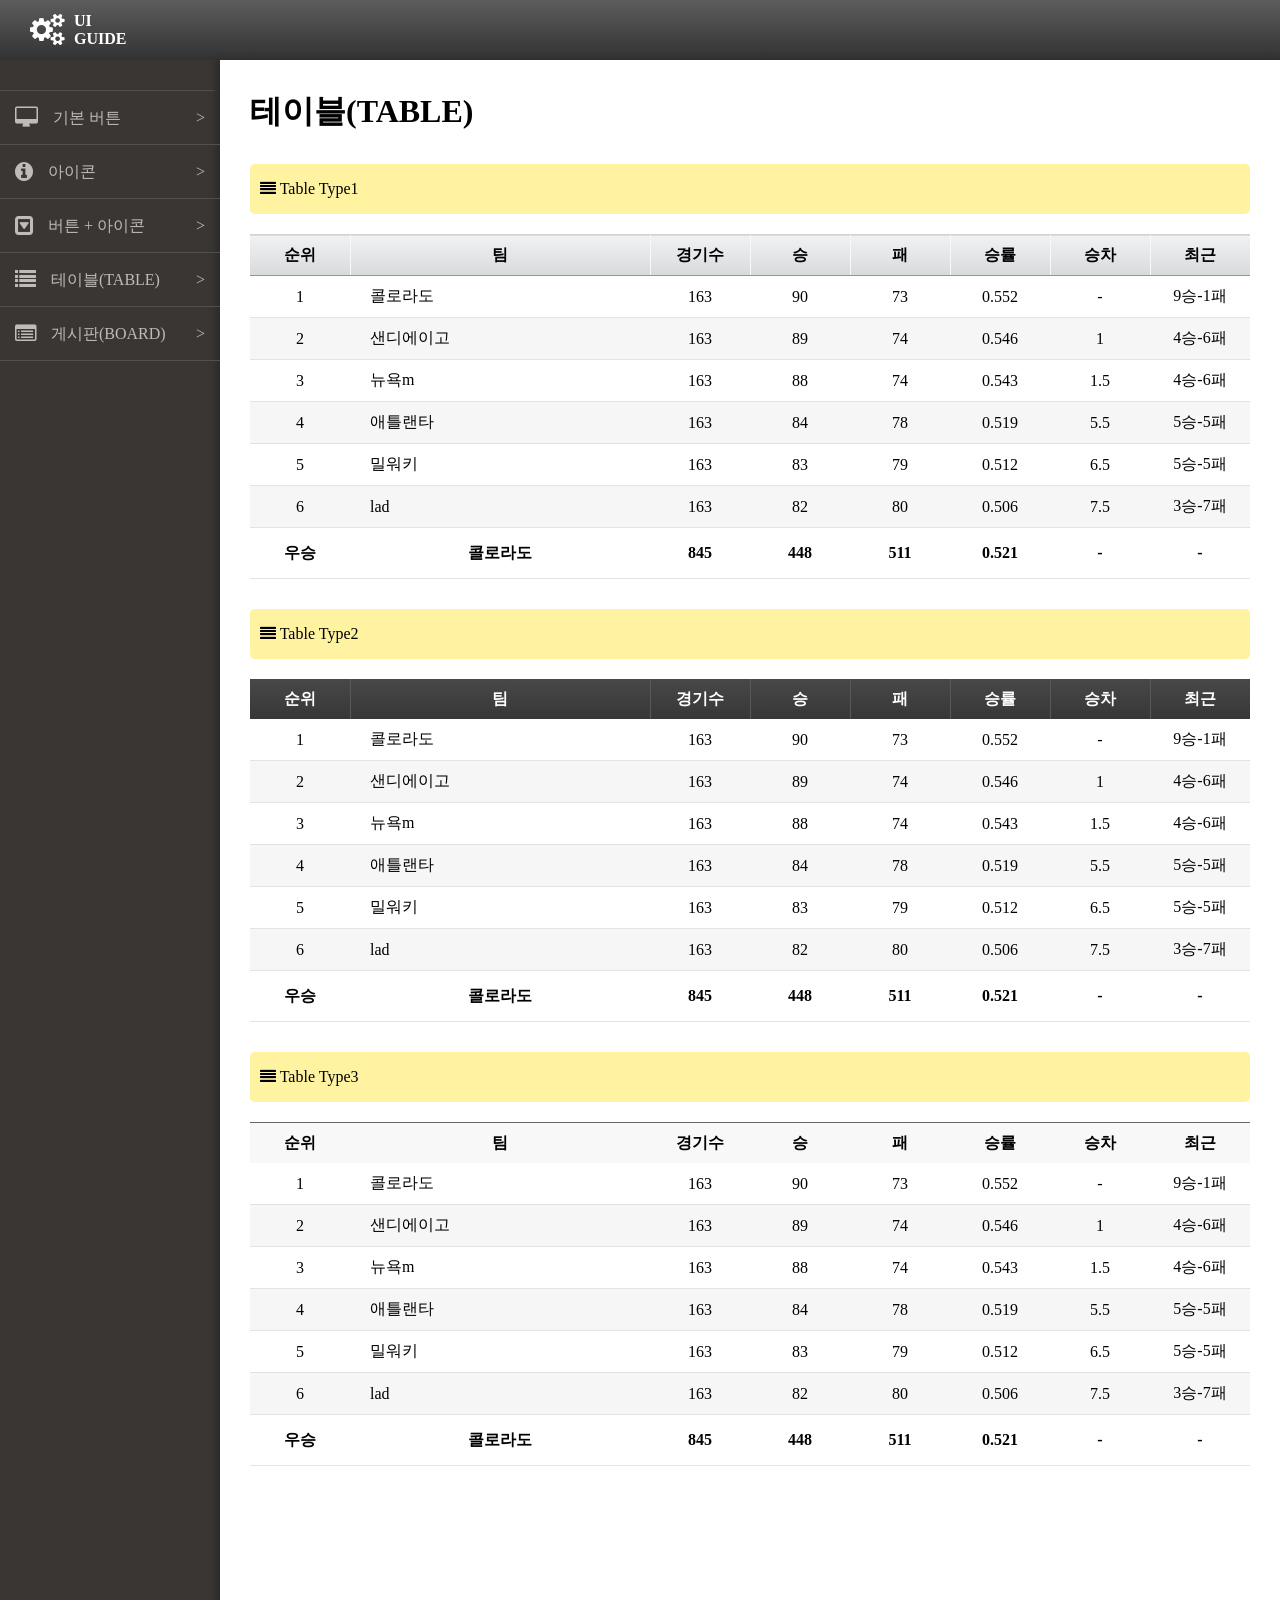
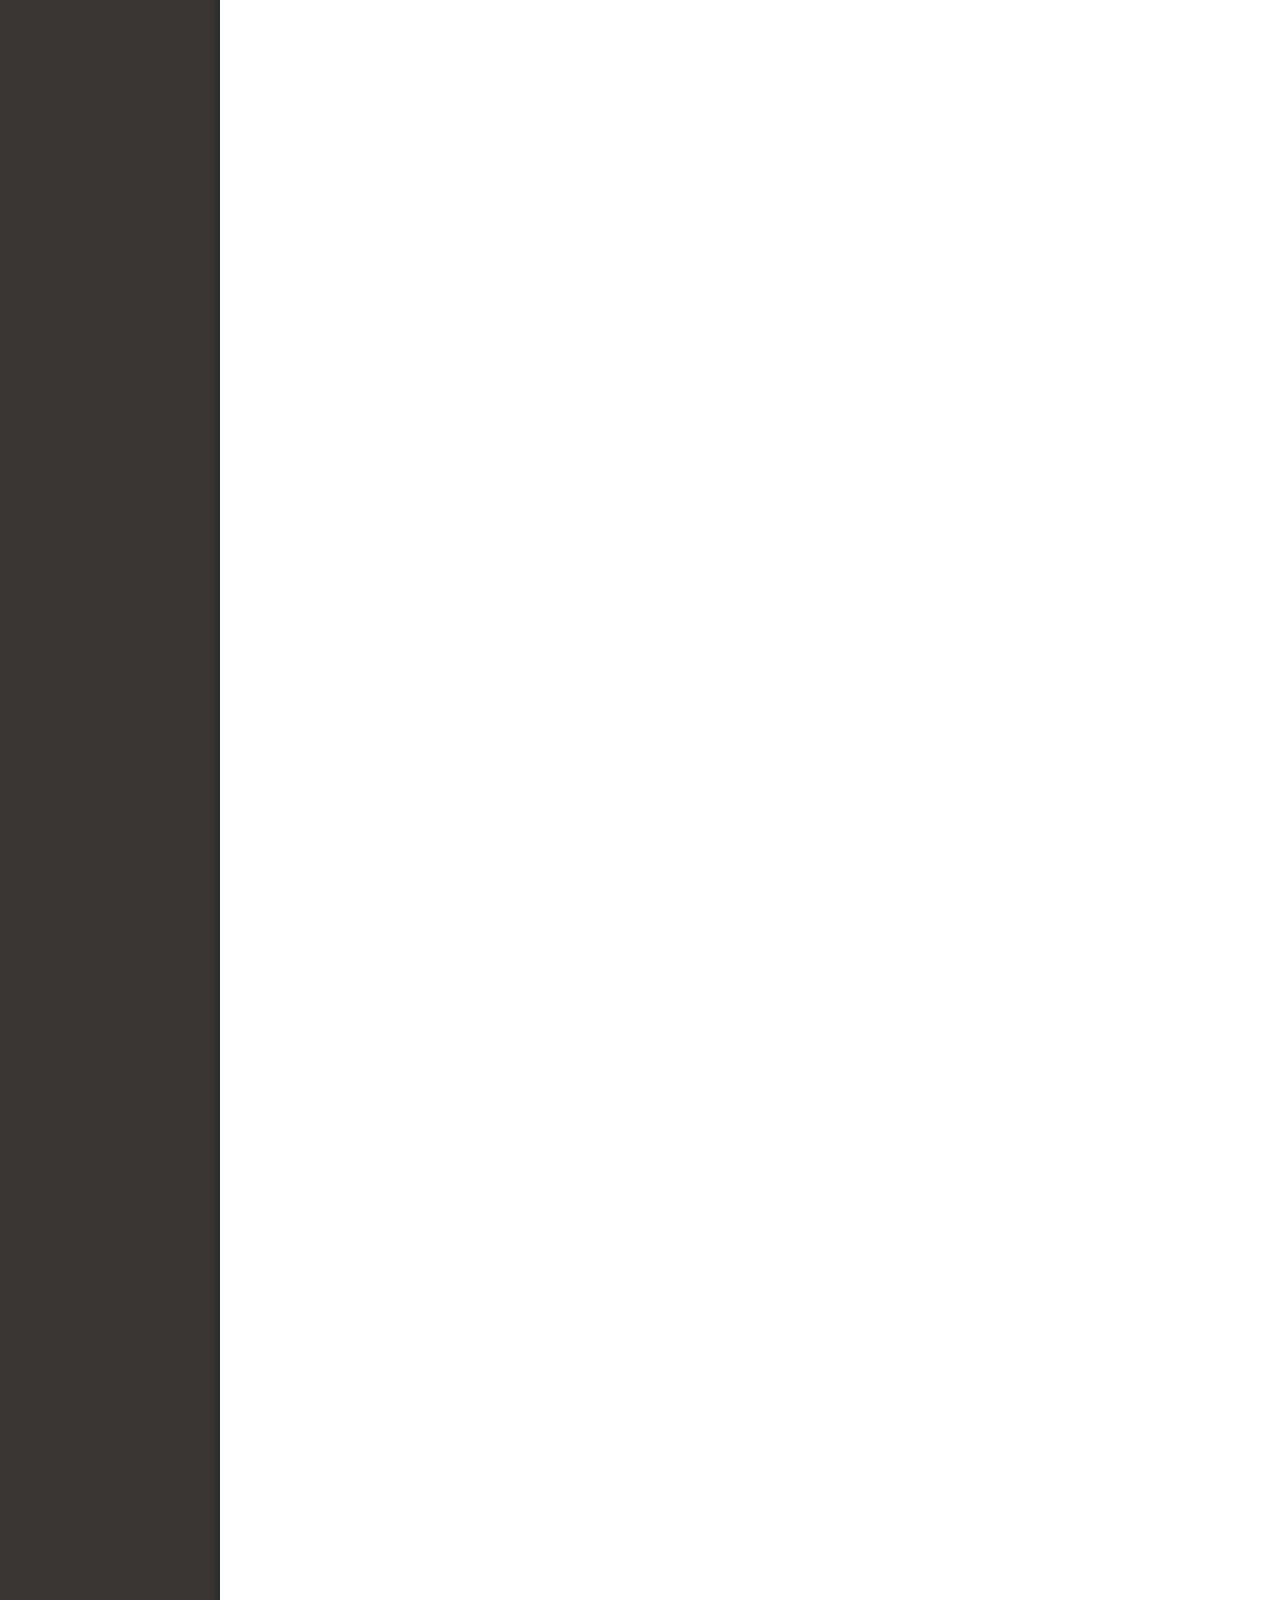
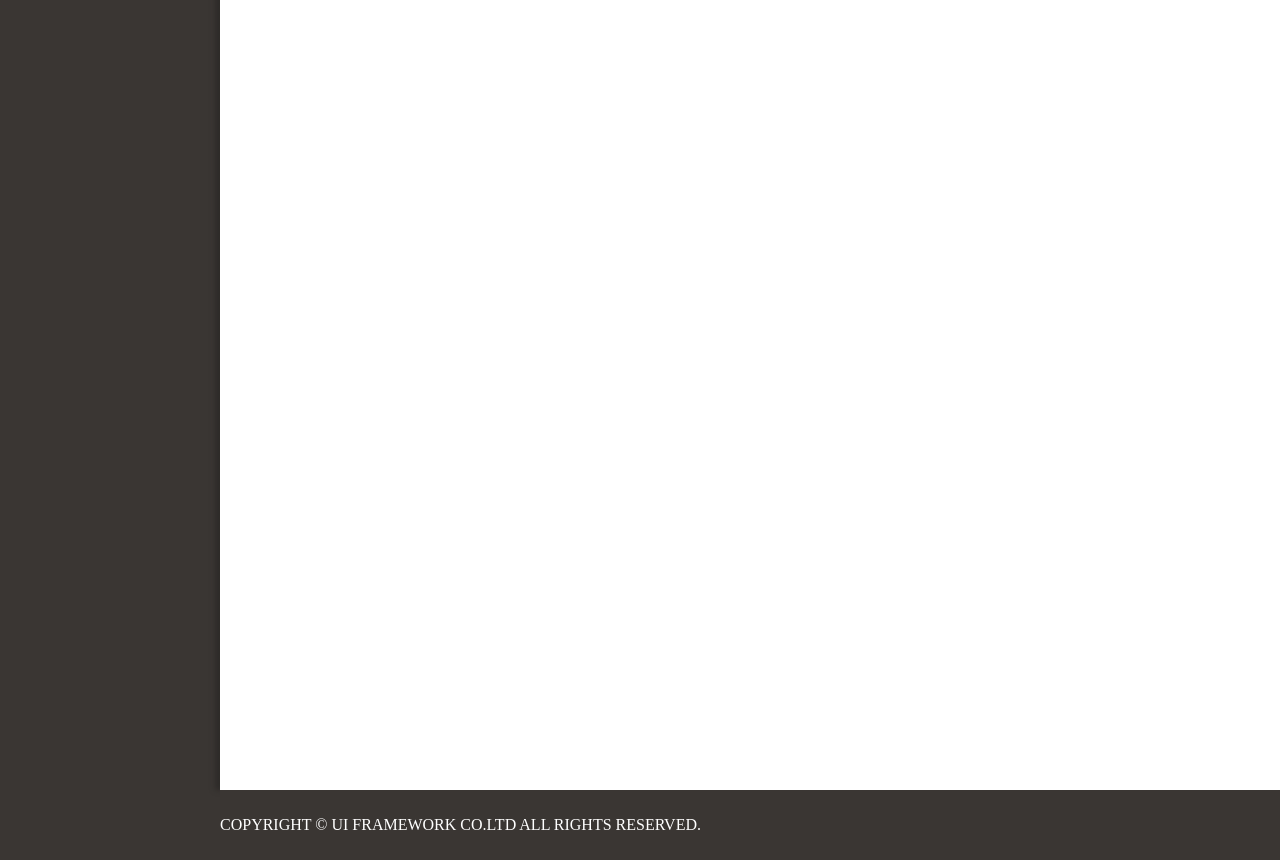
<file: 2018 지방 2과제/table.html>
<!DOCTYPE html>
<html lang="en">
<head>
<meta charset="UTF-8">
<link rel="stylesheet" href="css/common.css">
<link rel="stylesheet" href="font-awesome-4.7.0/css/font-awesome.min.css">
<title>UI 라이브러리</title>
</head>
<body>
<header id="header">
	<div id="logo">
		<i class="fa fa-cogs fa-2x"></i>
		<div>UI <br> GUIDE</div>
	</div>
</header>
<div id="all" class="content4">
	<div class="leftmenu">
		<nav class="gnb">
			<ul>
				<li><a href="index.html"><i class="fa fa-desktop fa-lg"></i>기본 버튼<span>&gt;</span></a></li>
				<li><a href="icon.html"><i class="fa fa-info-circle fa-lg"></i>아이콘<span>&gt;</span></a></li>
				<li><a href="bi.html"><i class="fa fa-caret-square-o-down fa-lg"></i>버튼 + 아이콘<span>&gt;</span></a></li>
				<li><a href="table.html"><i class="fa fa-list fa-lg"></i>테이블(TABLE)<span>&gt;</span></a></li>
				<li><a href="board.html"><i class="fa fa-list-alt fa-lg"></i>게시판(BOARD)<span>&gt;</span></a></li>
			</ul>
		</nav>
	</div>
	<div class="content">
		<div class="main-content">
			<h1>테이블(TABLE)</h1>
			<div class="table_cover">
				<input type="checkbox" id="type1" class="table_chk">
				<div class="caption">
					<label for="type1"><i class="fa fa-align-justify"></i></label>
					Table Type1
				</div>
				<table class="table_type1">
					<colgroup>
						<col width="10%">
						<col width="30%">
						<col width="10%">
						<col width="10%">
						<col width="10%">
						<col width="10%">
						<col width="10%">
						<col width="10%">
					</colgroup>
					<thead>
						<tr>
							<th>순위</th>
							<th>팀</th>
							<th>경기수</th>
							<th>승</th>
							<th>패</th>
							<th>승률</th>
							<th>승차</th>
							<th>최근</th>
						</tr>
					</thead>
					<tbody>
						<tr>
							<td>1</td>
							<td>콜로라도</td>
							<td>163</td>
							<td>90</td>
							<td>73</td>
							<td>0.552</td>
							<td>-</td>
							<td>9승-1패</td>
						</tr>
						<tr>
							<td>2</td>
							<td>샌디에이고</td>
							<td>163</td>
							<td>89</td>
							<td>74</td>
							<td>0.546</td>
							<td>1</td>
							<td>4승-6패</td>
						</tr>
						<tr>
							<td>3</td>
							<td>뉴욕m</td>
							<td>163</td>
							<td>88</td>
							<td>74</td>
							<td>0.543</td>
							<td>1.5</td>
							<td>4승-6패</td>
						</tr>
						<tr>
							<td>4</td>
							<td>애틀랜타</td>
							<td>163</td>
							<td>84</td>
							<td>78</td>
							<td>0.519</td>
							<td>5.5</td>
							<td>5승-5패</td>
						</tr>
						<tr>
							<td>5</td>
							<td>밀워키</td>
							<td>163</td>
							<td>83</td>
							<td>79</td>
							<td>0.512</td>
							<td>6.5</td>
							<td>5승-5패</td>
						</tr>
						<tr>
							<td>6</td>
							<td>lad</td>
							<td>163</td>
							<td>82</td>
							<td>80</td>
							<td>0.506</td>
							<td>7.5</td>
							<td>3승-7패</td>
						</tr>
					</tbody>
					<tfoot>
						<tr>
							<td>우승</td>
							<td>콜로라도</td>
							<td>845</td>
							<td>448</td>
							<td>511</td>
							<td>0.521</td>
							<td>-</td>
							<td>-</td>
						</tr>
					</tfoot>
				</table>
			</div>
			<div class="table_cover">
				<input type="checkbox" id="type2" class="table_chk">
				<div class="caption">
					<label for="type2"><i class="fa fa-align-justify"></i></label>
					Table Type2
				</div>
				<table class="table_type2">
					<colgroup>
						<col width="10%">
						<col width="30%">
						<col width="10%">
						<col width="10%">
						<col width="10%">
						<col width="10%">
						<col width="10%">
						<col width="10%">
					</colgroup>
					<thead>
						<tr>
							<th>순위</th>
							<th>팀</th>
							<th>경기수</th>
							<th>승</th>
							<th>패</th>
							<th>승률</th>
							<th>승차</th>
							<th>최근</th>
						</tr>
					</thead>
					<tbody>
						<tr>
							<td>1</td>
							<td>콜로라도</td>
							<td>163</td>
							<td>90</td>
							<td>73</td>
							<td>0.552</td>
							<td>-</td>
							<td>9승-1패</td>
						</tr>
						<tr>
							<td>2</td>
							<td>샌디에이고</td>
							<td>163</td>
							<td>89</td>
							<td>74</td>
							<td>0.546</td>
							<td>1</td>
							<td>4승-6패</td>
						</tr>
						<tr>
							<td>3</td>
							<td>뉴욕m</td>
							<td>163</td>
							<td>88</td>
							<td>74</td>
							<td>0.543</td>
							<td>1.5</td>
							<td>4승-6패</td>
						</tr>
						<tr>
							<td>4</td>
							<td>애틀랜타</td>
							<td>163</td>
							<td>84</td>
							<td>78</td>
							<td>0.519</td>
							<td>5.5</td>
							<td>5승-5패</td>
						</tr>
						<tr>
							<td>5</td>
							<td>밀워키</td>
							<td>163</td>
							<td>83</td>
							<td>79</td>
							<td>0.512</td>
							<td>6.5</td>
							<td>5승-5패</td>
						</tr>
						<tr>
							<td>6</td>
							<td>lad</td>
							<td>163</td>
							<td>82</td>
							<td>80</td>
							<td>0.506</td>
							<td>7.5</td>
							<td>3승-7패</td>
						</tr>
					</tbody>
					<tfoot>
						<tr>
							<td>우승</td>
							<td>콜로라도</td>
							<td>845</td>
							<td>448</td>
							<td>511</td>
							<td>0.521</td>
							<td>-</td>
							<td>-</td>
						</tr>
					</tfoot>
				</table>
			</div>
			<div class="table_cover">
				<input type="checkbox" id="type3" class="table_chk">
				<div class="caption">
					<label for="type3"><i class="fa fa-align-justify"></i></label>
					Table Type3
				</div>
				<table class="table_type3">
					<colgroup>
						<col width="10%">
						<col width="30%">
						<col width="10%">
						<col width="10%">
						<col width="10%">
						<col width="10%">
						<col width="10%">
						<col width="10%">
					</colgroup>
					<thead>
						<tr>
							<th>순위</th>
							<th>팀</th>
							<th>경기수</th>
							<th>승</th>
							<th>패</th>
							<th>승률</th>
							<th>승차</th>
							<th>최근</th>
						</tr>
					</thead>
					<tbody>
						<tr>
							<td>1</td>
							<td>콜로라도</td>
							<td>163</td>
							<td>90</td>
							<td>73</td>
							<td>0.552</td>
							<td>-</td>
							<td>9승-1패</td>
						</tr>
						<tr>
							<td>2</td>
							<td>샌디에이고</td>
							<td>163</td>
							<td>89</td>
							<td>74</td>
							<td>0.546</td>
							<td>1</td>
							<td>4승-6패</td>
						</tr>
						<tr>
							<td>3</td>
							<td>뉴욕m</td>
							<td>163</td>
							<td>88</td>
							<td>74</td>
							<td>0.543</td>
							<td>1.5</td>
							<td>4승-6패</td>
						</tr>
						<tr>
							<td>4</td>
							<td>애틀랜타</td>
							<td>163</td>
							<td>84</td>
							<td>78</td>
							<td>0.519</td>
							<td>5.5</td>
							<td>5승-5패</td>
						</tr>
						<tr>
							<td>5</td>
							<td>밀워키</td>
							<td>163</td>
							<td>83</td>
							<td>79</td>
							<td>0.512</td>
							<td>6.5</td>
							<td>5승-5패</td>
						</tr>
						<tr>
							<td>6</td>
							<td>lad</td>
							<td>163</td>
							<td>82</td>
							<td>80</td>
							<td>0.506</td>
							<td>7.5</td>
							<td>3승-7패</td>
						</tr>
					</tbody>
					<tfoot>
						<tr>
							<td>우승</td>
							<td>콜로라도</td>
							<td>845</td>
							<td>448</td>
							<td>511</td>
							<td>0.521</td>
							<td>-</td>
							<td>-</td>
						</tr>
					</tfoot>
				</table>
			</div>
		</div>
		<footer id="footer">COPYRIGHT &copy; UI FRAMEWORK CO.LTD ALL RIGHTS RESERVED. </footer>
	</div>
</div>
</body>
</html>
</file>
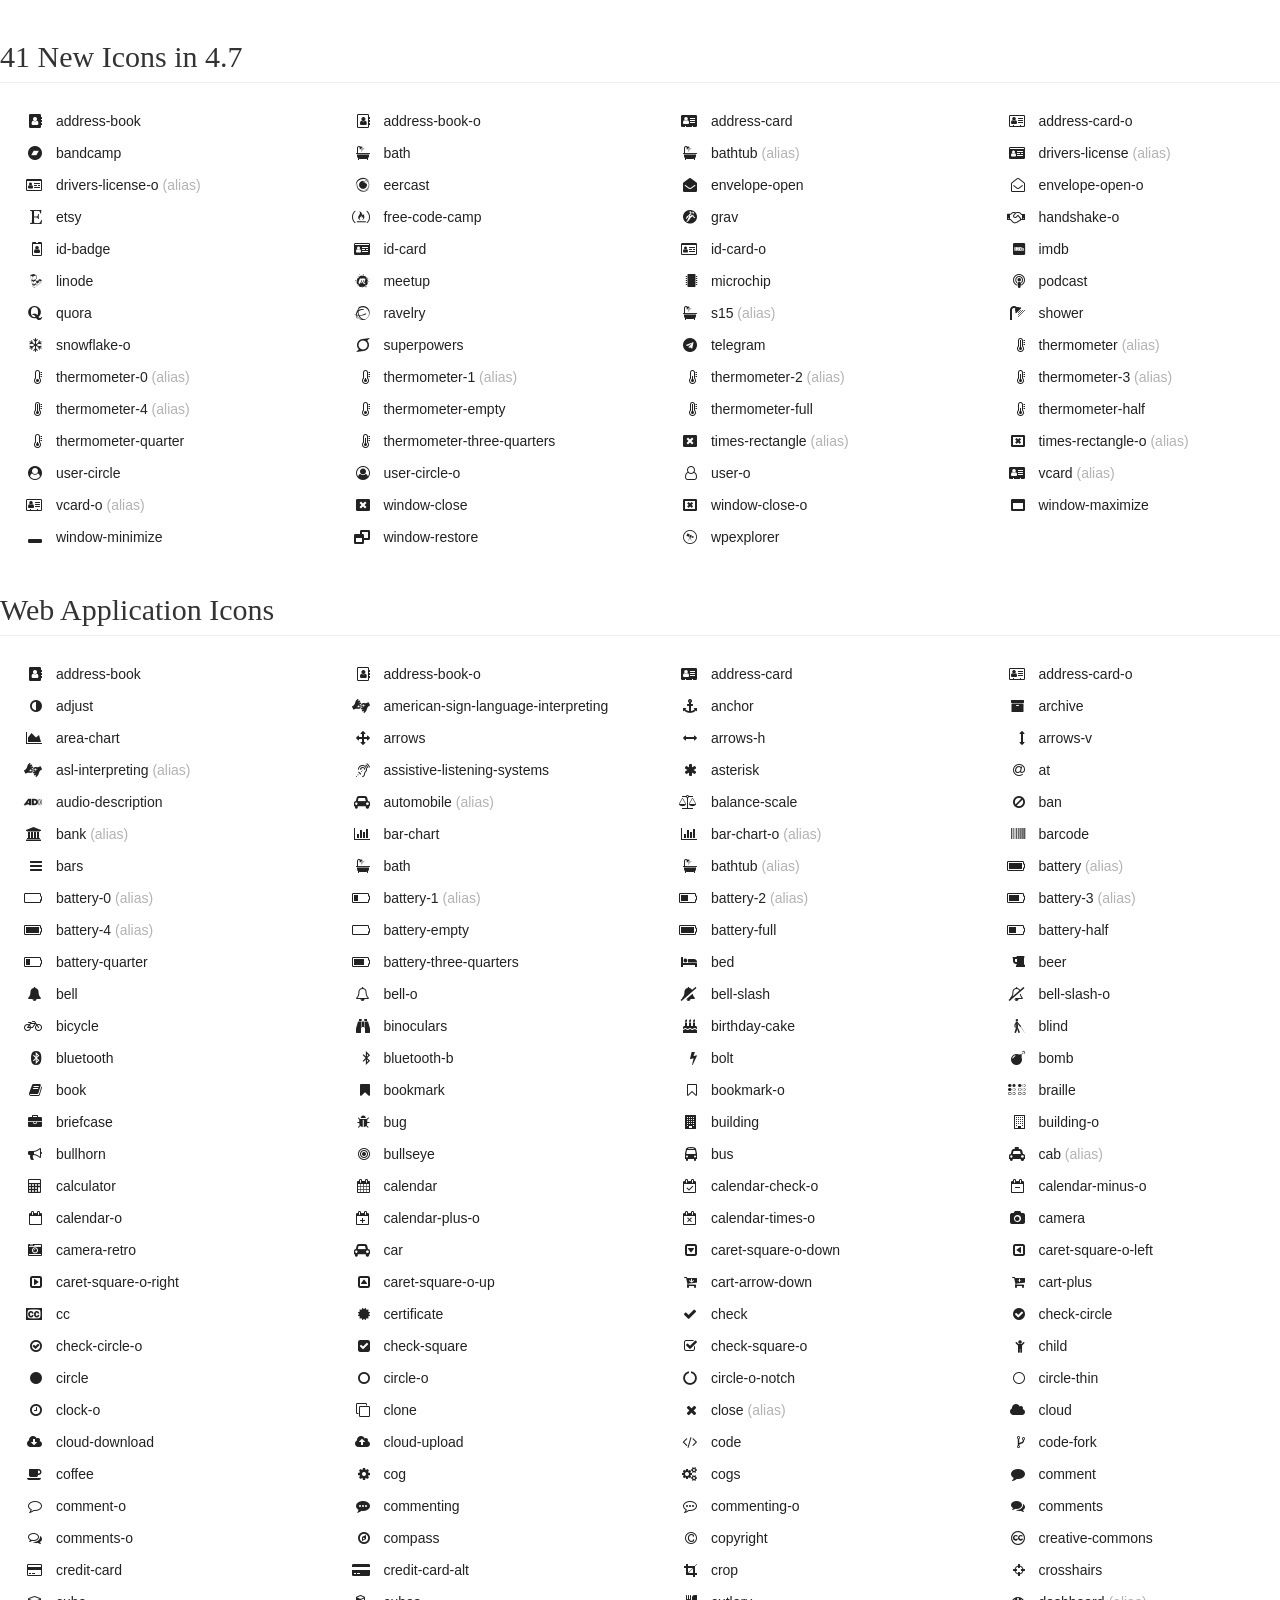
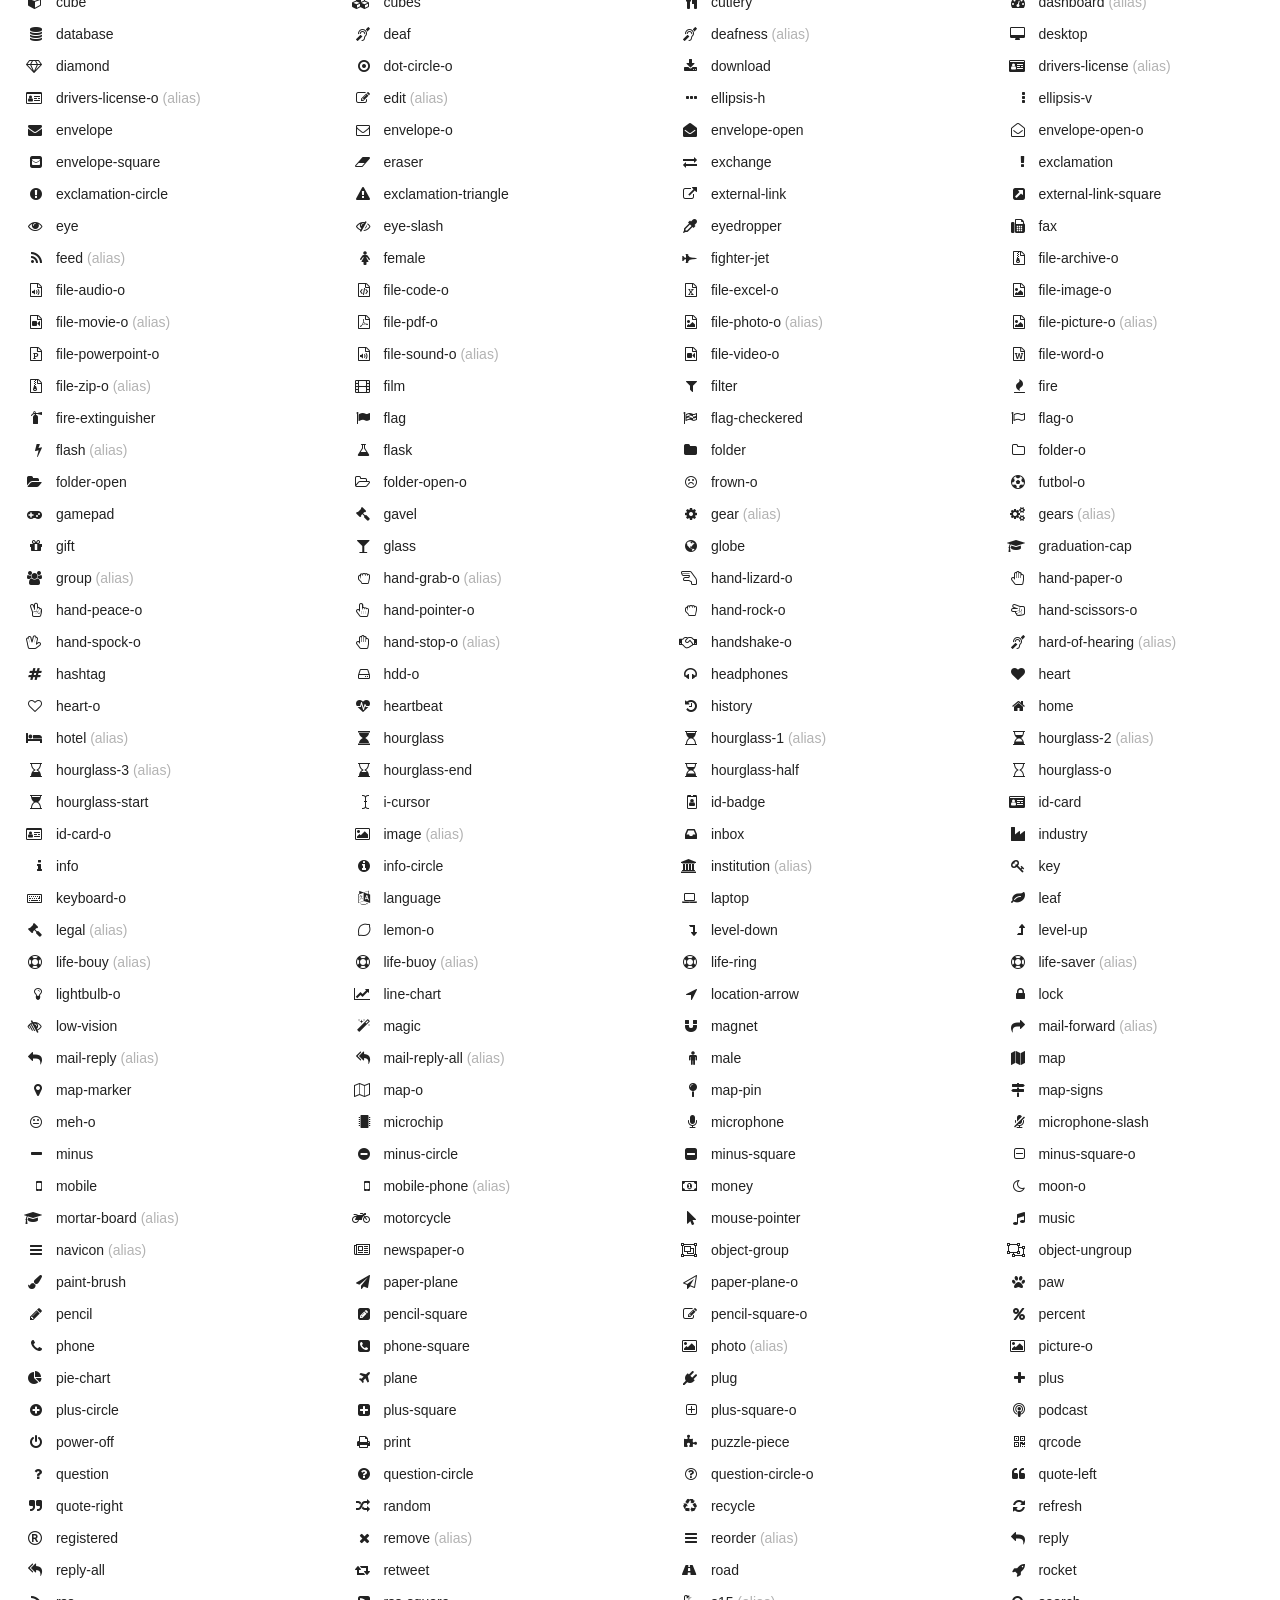
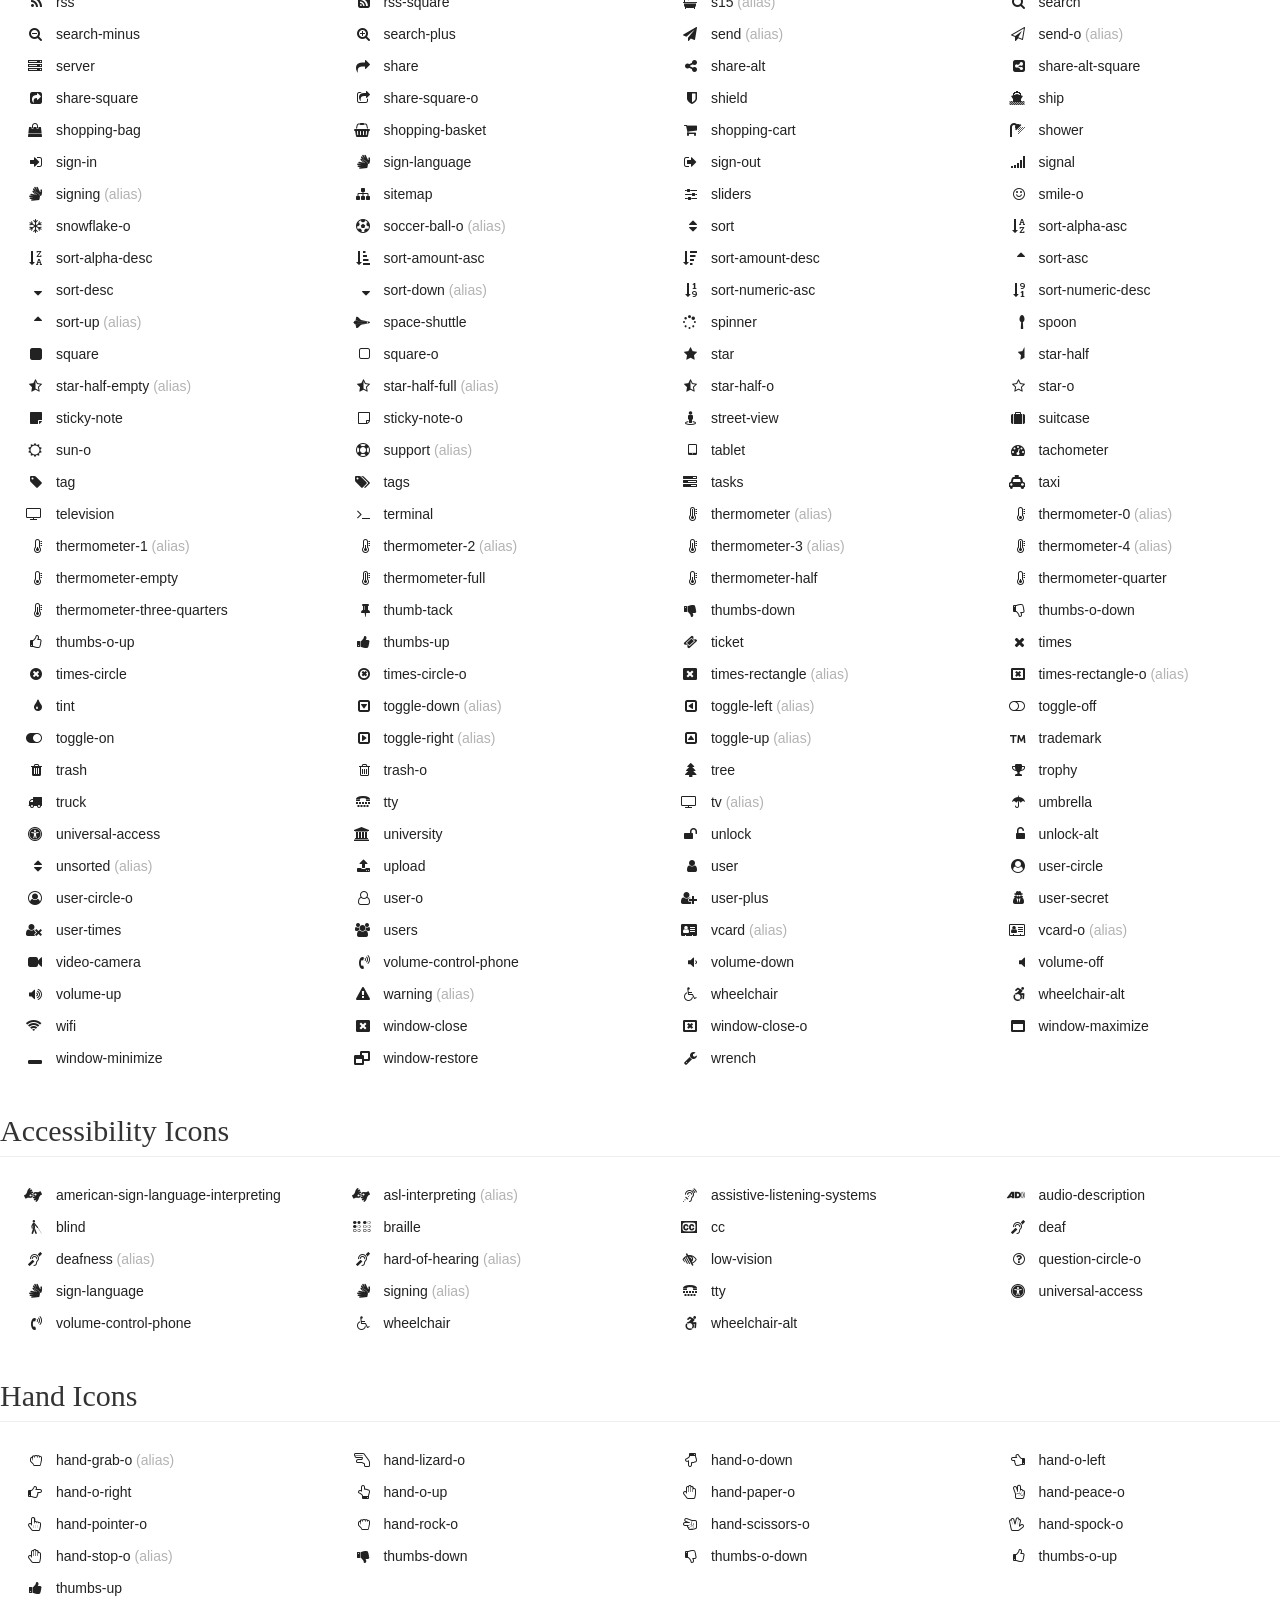
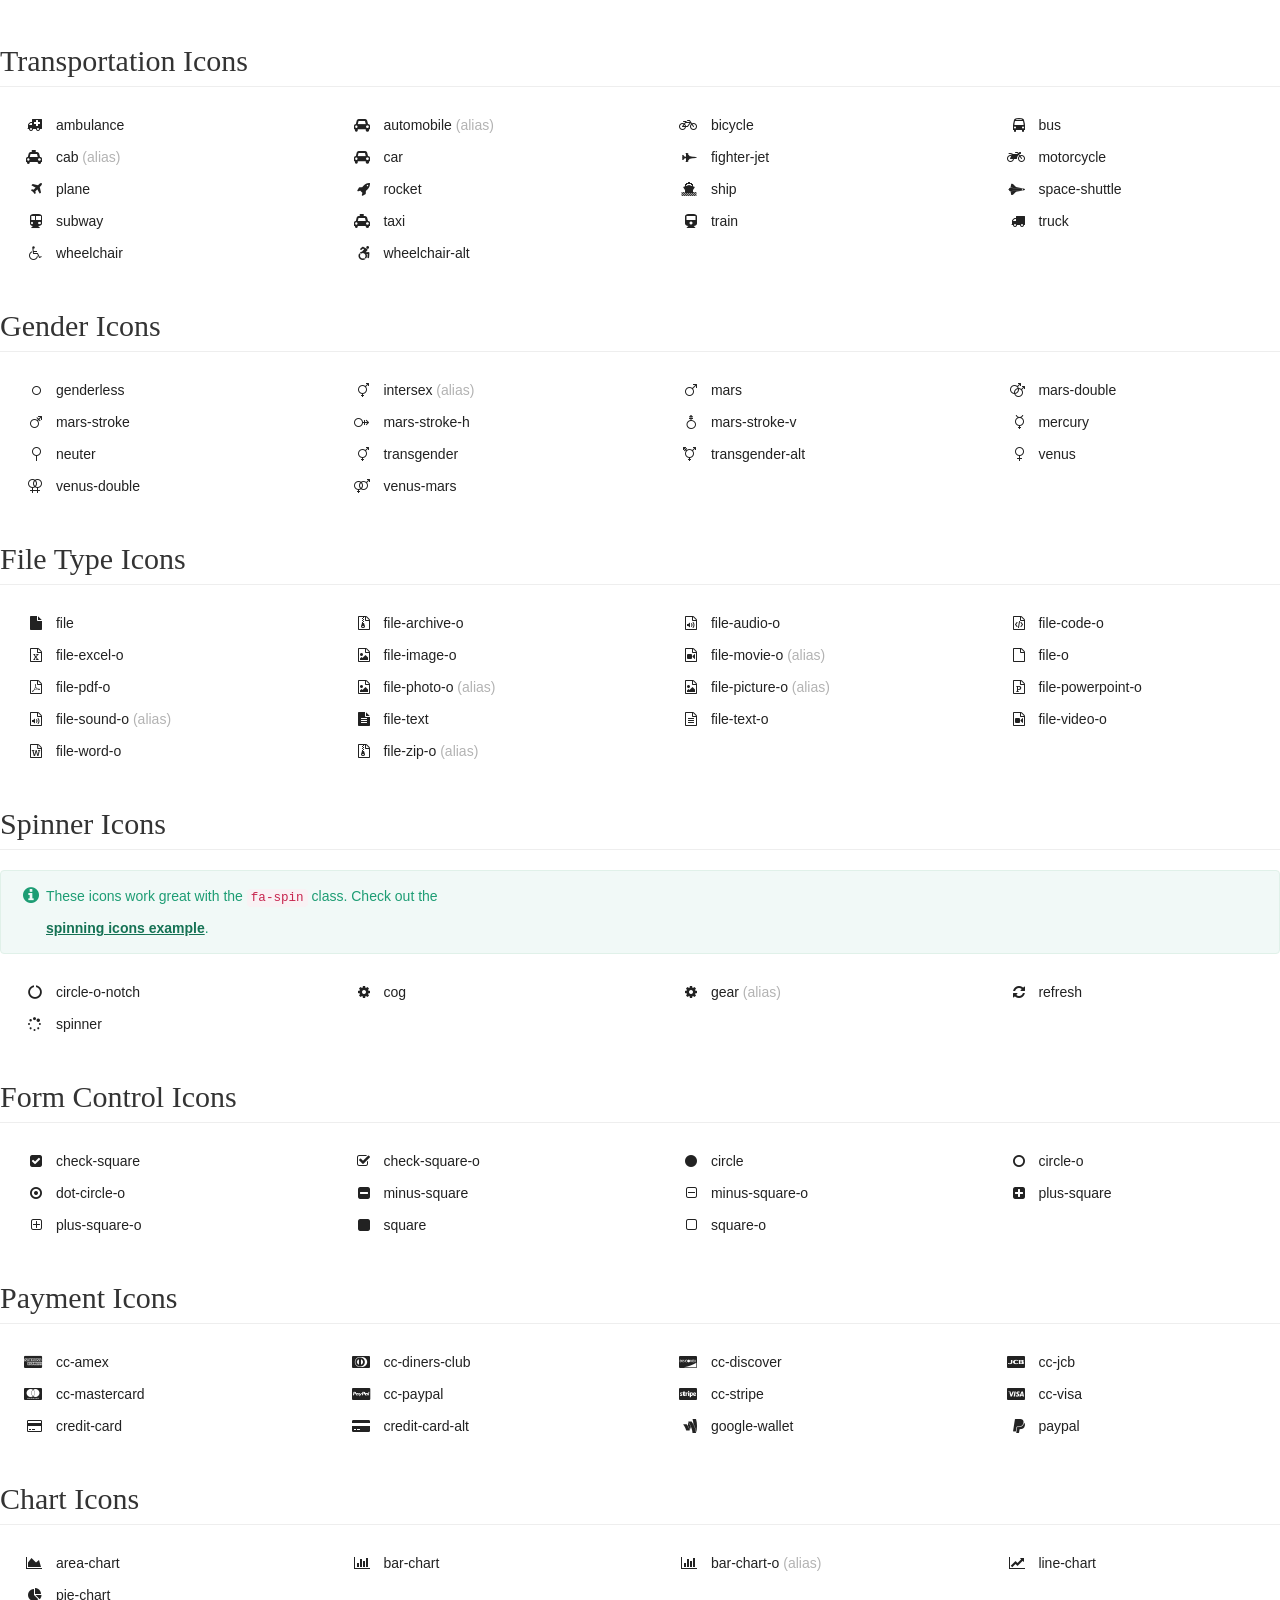
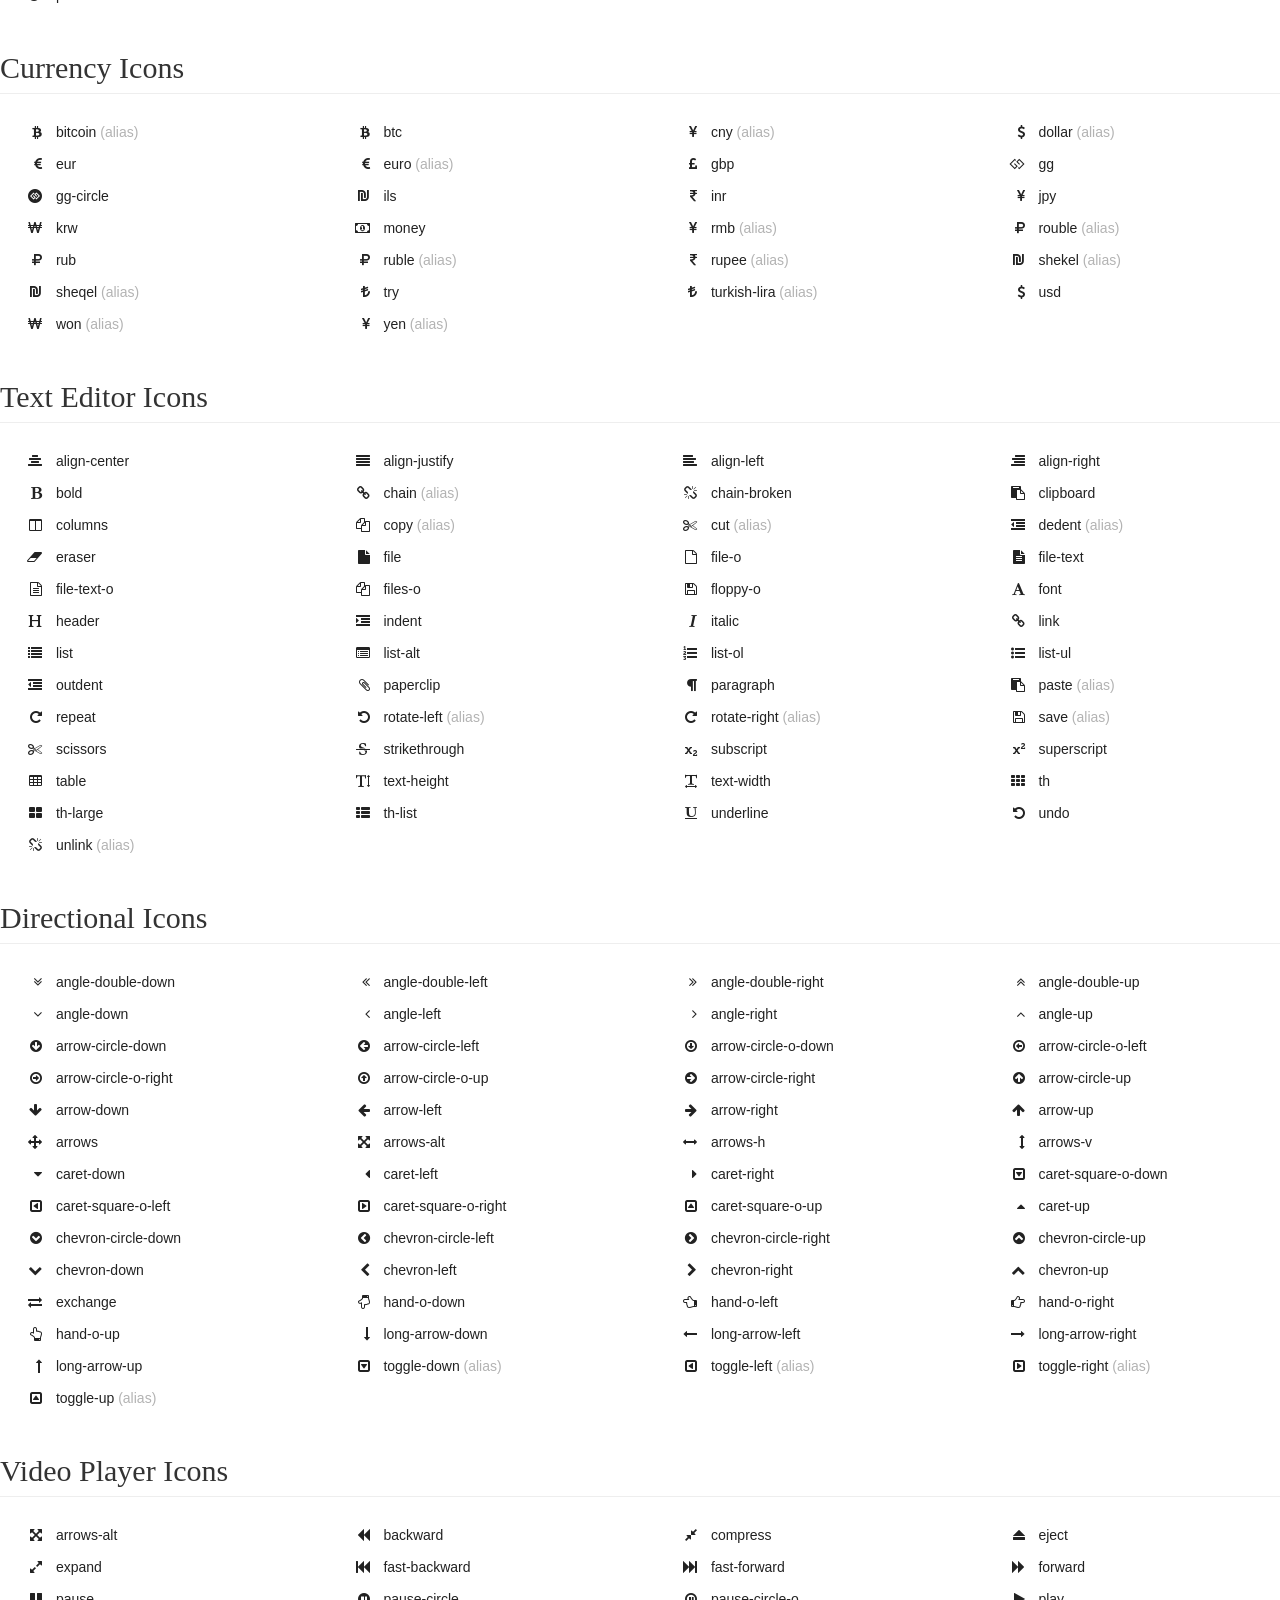
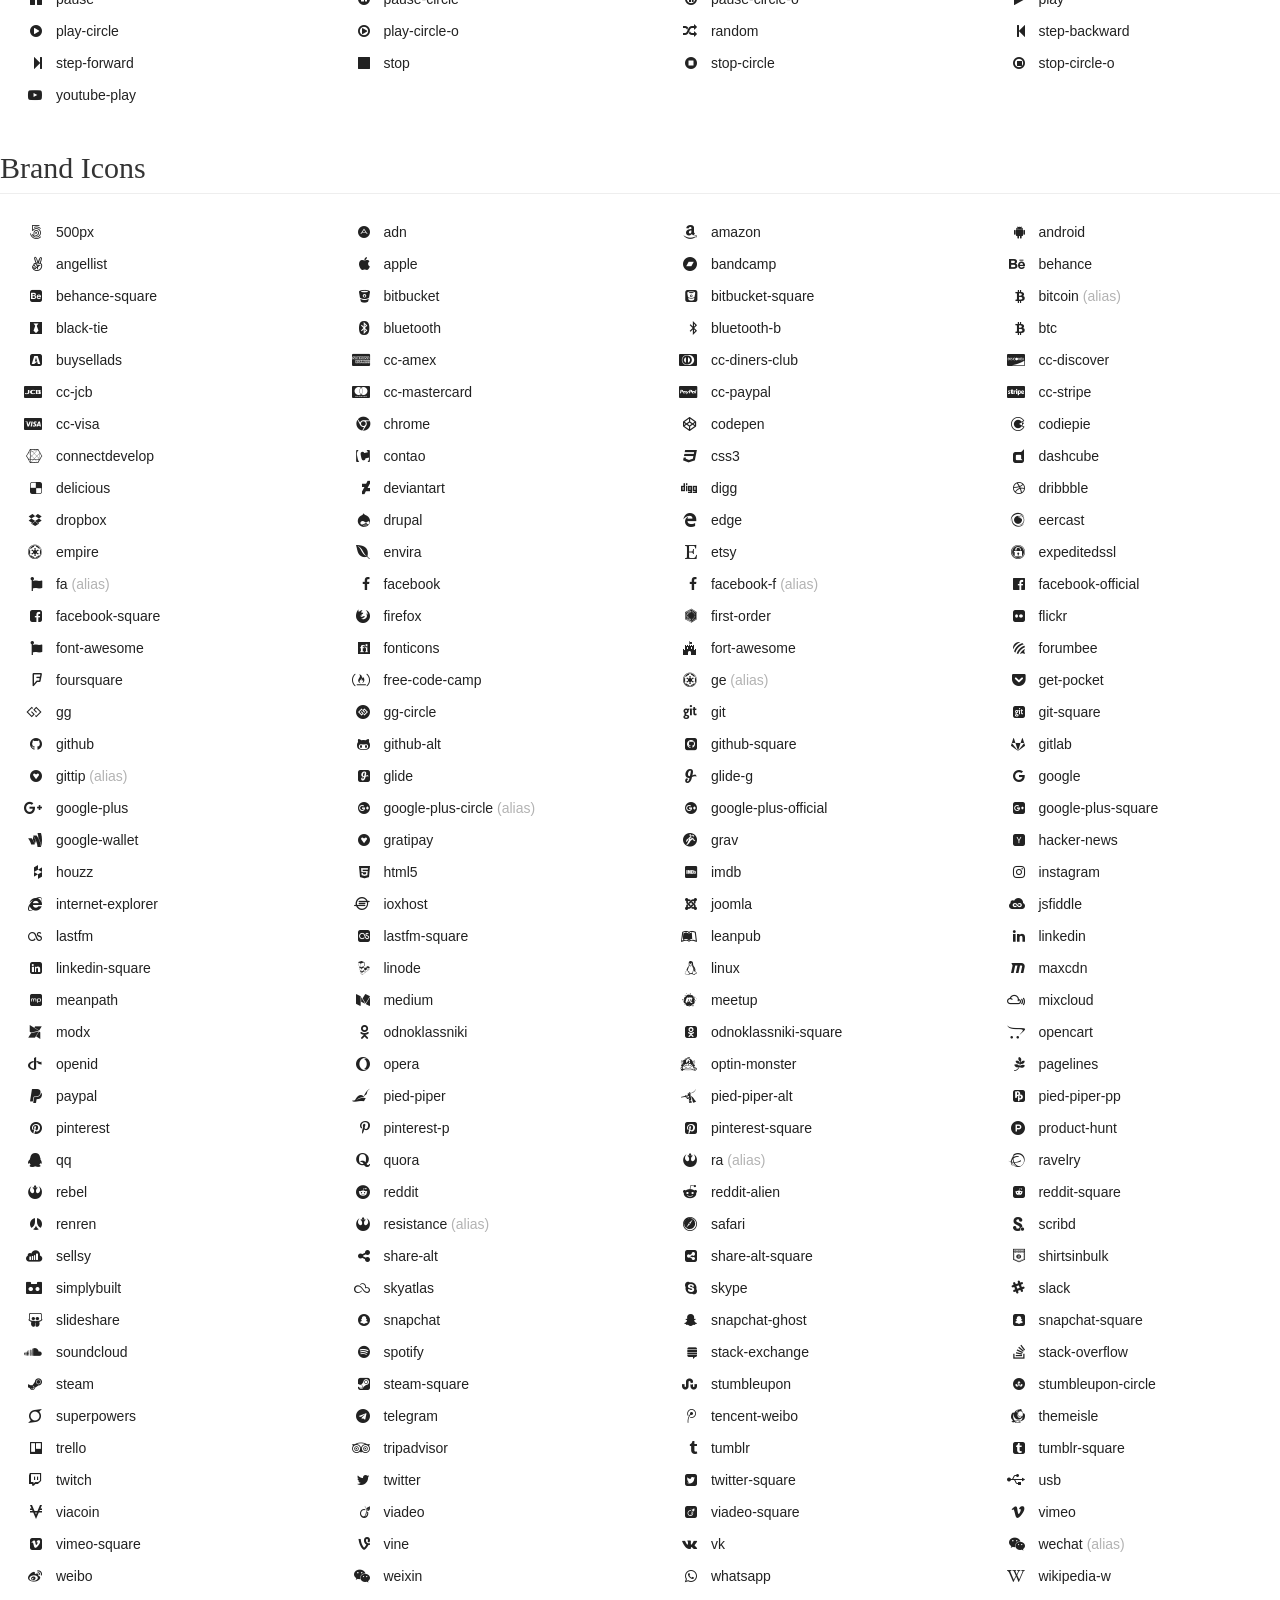
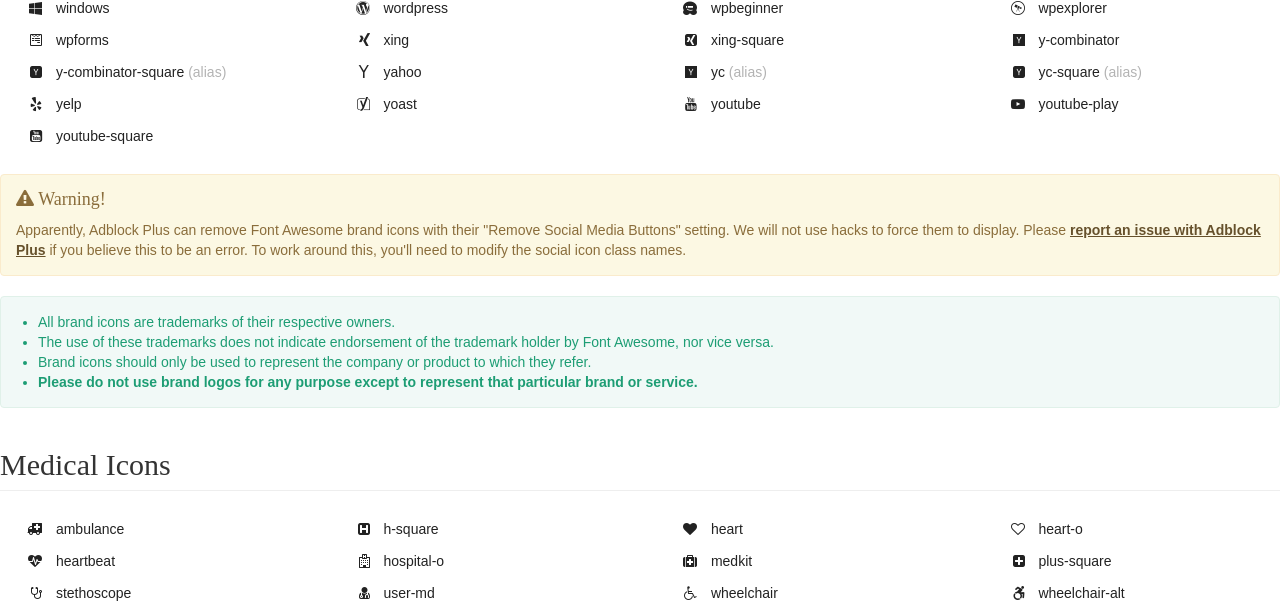
<file: 2018 지방 2과제/font-awesome-4.7.0/example/icons.html>
<!DOCTYPE html>
<html>
<head>
	<link rel="stylesheet" href="site.css">
	<link rel="stylesheet" href="../css/font-awesome.css">
</head>
<body>
	<div id="icons">
	  <section id="new">
	    <h2 class="page-header">41 New Icons in 4.7</h2>
	    

	    <div class="row fontawesome-icon-list">
		  		  
		<div class="fa-hover col-md-3 col-sm-4"><a href="../icon/address-book"><i class="fa fa-address-book" aria-hidden="true"></i> <span class="sr-only">Example of </span>address-book</a></div>
		
		<div class="fa-hover col-md-3 col-sm-4"><a href="../icon/address-book-o"><i class="fa fa-address-book-o" aria-hidden="true"></i> <span class="sr-only">Example of </span>address-book-o</a></div>
		
		<div class="fa-hover col-md-3 col-sm-4"><a href="../icon/address-card"><i class="fa fa-address-card" aria-hidden="true"></i> <span class="sr-only">Example of </span>address-card</a></div>
		
		<div class="fa-hover col-md-3 col-sm-4"><a href="../icon/address-card-o"><i class="fa fa-address-card-o" aria-hidden="true"></i> <span class="sr-only">Example of </span>address-card-o</a></div>
		
		<div class="fa-hover col-md-3 col-sm-4"><a href="../icon/bandcamp"><i class="fa fa-bandcamp" aria-hidden="true"></i> <span class="sr-only">Example of </span>bandcamp</a></div>

		<div class="fa-hover col-md-3 col-sm-4"><a href="../icon/bath"><i class="fa fa-bath" aria-hidden="true"></i> <span class="sr-only">Example of </span>bath</a></div>
		
		<div class="fa-hover col-md-3 col-sm-4"><a href="../icon/bath"><i class="fa fa-bathtub" aria-hidden="true"></i> <span class="sr-only">Example of </span>bathtub <span class="text-muted">(alias)</span></a></div>
		
		<div class="fa-hover col-md-3 col-sm-4"><a href="../icon/id-card"><i class="fa fa-drivers-license" aria-hidden="true"></i> <span class="sr-only">Example of </span>drivers-license <span class="text-muted">(alias)</span></a></div>
		
		<div class="fa-hover col-md-3 col-sm-4"><a href="../icon/id-card-o"><i class="fa fa-drivers-license-o" aria-hidden="true"></i> <span class="sr-only">Example of </span>drivers-license-o <span class="text-muted">(alias)</span></a></div>
		
		<div class="fa-hover col-md-3 col-sm-4"><a href="../icon/eercast"><i class="fa fa-eercast" aria-hidden="true"></i> <span class="sr-only">Example of </span>eercast</a></div>
		
		<div class="fa-hover col-md-3 col-sm-4"><a href="../icon/envelope-open"><i class="fa fa-envelope-open" aria-hidden="true"></i> <span class="sr-only">Example of </span>envelope-open</a></div>
		
		<div class="fa-hover col-md-3 col-sm-4"><a href="../icon/envelope-open-o"><i class="fa fa-envelope-open-o" aria-hidden="true"></i> <span class="sr-only">Example of </span>envelope-open-o</a></div>
		
		<div class="fa-hover col-md-3 col-sm-4"><a href="../icon/etsy"><i class="fa fa-etsy" aria-hidden="true"></i> <span class="sr-only">Example of </span>etsy</a></div>
		
		<div class="fa-hover col-md-3 col-sm-4"><a href="../icon/free-code-camp"><i class="fa fa-free-code-camp" aria-hidden="true"></i> <span class="sr-only">Example of </span>free-code-camp</a></div>
		
		<div class="fa-hover col-md-3 col-sm-4"><a href="../icon/grav"><i class="fa fa-grav" aria-hidden="true"></i> <span class="sr-only">Example of </span>grav</a></div>
		
		<div class="fa-hover col-md-3 col-sm-4"><a href="../icon/handshake-o"><i class="fa fa-handshake-o" aria-hidden="true"></i> <span class="sr-only">Example of </span>handshake-o</a></div>
		
		<div class="fa-hover col-md-3 col-sm-4"><a href="../icon/id-badge"><i class="fa fa-id-badge" aria-hidden="true"></i> <span class="sr-only">Example of </span>id-badge</a></div>
		
		<div class="fa-hover col-md-3 col-sm-4"><a href="../icon/id-card"><i class="fa fa-id-card" aria-hidden="true"></i> <span class="sr-only">Example of </span>id-card</a></div>
		
		<div class="fa-hover col-md-3 col-sm-4"><a href="../icon/id-card-o"><i class="fa fa-id-card-o" aria-hidden="true"></i> <span class="sr-only">Example of </span>id-card-o</a></div>
		
		<div class="fa-hover col-md-3 col-sm-4"><a href="../icon/imdb"><i class="fa fa-imdb" aria-hidden="true"></i> <span class="sr-only">Example of </span>imdb</a></div>
		
		<div class="fa-hover col-md-3 col-sm-4"><a href="../icon/linode"><i class="fa fa-linode" aria-hidden="true"></i> <span class="sr-only">Example of </span>linode</a></div>
		
		<div class="fa-hover col-md-3 col-sm-4"><a href="../icon/meetup"><i class="fa fa-meetup" aria-hidden="true"></i> <span class="sr-only">Example of </span>meetup</a></div>
		
		<div class="fa-hover col-md-3 col-sm-4"><a href="../icon/microchip"><i class="fa fa-microchip" aria-hidden="true"></i> <span class="sr-only">Example of </span>microchip</a></div>
		
		<div class="fa-hover col-md-3 col-sm-4"><a href="../icon/podcast"><i class="fa fa-podcast" aria-hidden="true"></i> <span class="sr-only">Example of </span>podcast</a></div>
		
		<div class="fa-hover col-md-3 col-sm-4"><a href="../icon/quora"><i class="fa fa-quora" aria-hidden="true"></i> <span class="sr-only">Example of </span>quora</a></div>
		
		<div class="fa-hover col-md-3 col-sm-4"><a href="../icon/ravelry"><i class="fa fa-ravelry" aria-hidden="true"></i> <span class="sr-only">Example of </span>ravelry</a></div>
		
		<div class="fa-hover col-md-3 col-sm-4"><a href="../icon/bath"><i class="fa fa-s15" aria-hidden="true"></i> <span class="sr-only">Example of </span>s15 <span class="text-muted">(alias)</span></a></div>
		
		<div class="fa-hover col-md-3 col-sm-4"><a href="../icon/shower"><i class="fa fa-shower" aria-hidden="true"></i> <span class="sr-only">Example of </span>shower</a></div>
		
		<div class="fa-hover col-md-3 col-sm-4"><a href="../icon/snowflake-o"><i class="fa fa-snowflake-o" aria-hidden="true"></i> <span class="sr-only">Example of </span>snowflake-o</a></div>
		
		<div class="fa-hover col-md-3 col-sm-4"><a href="../icon/superpowers"><i class="fa fa-superpowers" aria-hidden="true"></i> <span class="sr-only">Example of </span>superpowers</a></div>
		
		<div class="fa-hover col-md-3 col-sm-4"><a href="../icon/telegram"><i class="fa fa-telegram" aria-hidden="true"></i> <span class="sr-only">Example of </span>telegram</a></div>
		
		<div class="fa-hover col-md-3 col-sm-4"><a href="../icon/thermometer-full"><i class="fa fa-thermometer" aria-hidden="true"></i> <span class="sr-only">Example of </span>thermometer <span class="text-muted">(alias)</span></a></div>
		
		<div class="fa-hover col-md-3 col-sm-4"><a href="../icon/thermometer-empty"><i class="fa fa-thermometer-0" aria-hidden="true"></i> <span class="sr-only">Example of </span>thermometer-0 <span class="text-muted">(alias)</span></a></div>
		
		<div class="fa-hover col-md-3 col-sm-4"><a href="../icon/thermometer-quarter"><i class="fa fa-thermometer-1" aria-hidden="true"></i> <span class="sr-only">Example of </span>thermometer-1 <span class="text-muted">(alias)</span></a></div>
		
		<div class="fa-hover col-md-3 col-sm-4"><a href="../icon/thermometer-half"><i class="fa fa-thermometer-2" aria-hidden="true"></i> <span class="sr-only">Example of </span>thermometer-2 <span class="text-muted">(alias)</span></a></div>
		
		<div class="fa-hover col-md-3 col-sm-4"><a href="../icon/thermometer-three-quarters"><i class="fa fa-thermometer-3" aria-hidden="true"></i> <span class="sr-only">Example of </span>thermometer-3 <span class="text-muted">(alias)</span></a></div>
		
		<div class="fa-hover col-md-3 col-sm-4"><a href="../icon/thermometer-full"><i class="fa fa-thermometer-4" aria-hidden="true"></i> <span class="sr-only">Example of </span>thermometer-4 <span class="text-muted">(alias)</span></a></div>
		
		<div class="fa-hover col-md-3 col-sm-4"><a href="../icon/thermometer-empty"><i class="fa fa-thermometer-empty" aria-hidden="true"></i> <span class="sr-only">Example of </span>thermometer-empty</a></div>
		
		<div class="fa-hover col-md-3 col-sm-4"><a href="../icon/thermometer-full"><i class="fa fa-thermometer-full" aria-hidden="true"></i> <span class="sr-only">Example of </span>thermometer-full</a></div>
		
		<div class="fa-hover col-md-3 col-sm-4"><a href="../icon/thermometer-half"><i class="fa fa-thermometer-half" aria-hidden="true"></i> <span class="sr-only">Example of </span>thermometer-half</a></div>
		
		<div class="fa-hover col-md-3 col-sm-4"><a href="../icon/thermometer-quarter"><i class="fa fa-thermometer-quarter" aria-hidden="true"></i> <span class="sr-only">Example of </span>thermometer-quarter</a></div>
		
		<div class="fa-hover col-md-3 col-sm-4"><a href="../icon/thermometer-three-quarters"><i class="fa fa-thermometer-three-quarters" aria-hidden="true"></i> <span class="sr-only">Example of </span>thermometer-three-quarters</a></div>
		
		<div class="fa-hover col-md-3 col-sm-4"><a href="../icon/window-close"><i class="fa fa-times-rectangle" aria-hidden="true"></i> <span class="sr-only">Example of </span>times-rectangle <span class="text-muted">(alias)</span></a></div>
		
		<div class="fa-hover col-md-3 col-sm-4"><a href="../icon/window-close-o"><i class="fa fa-times-rectangle-o" aria-hidden="true"></i> <span class="sr-only">Example of </span>times-rectangle-o <span class="text-muted">(alias)</span></a></div>
		
		<div class="fa-hover col-md-3 col-sm-4"><a href="../icon/user-circle"><i class="fa fa-user-circle" aria-hidden="true"></i> <span class="sr-only">Example of </span>user-circle</a></div>
		
		<div class="fa-hover col-md-3 col-sm-4"><a href="../icon/user-circle-o"><i class="fa fa-user-circle-o" aria-hidden="true"></i> <span class="sr-only">Example of </span>user-circle-o</a></div>
		
		<div class="fa-hover col-md-3 col-sm-4"><a href="../icon/user-o"><i class="fa fa-user-o" aria-hidden="true"></i> <span class="sr-only">Example of </span>user-o</a></div>
		
		<div class="fa-hover col-md-3 col-sm-4"><a href="../icon/address-card"><i class="fa fa-vcard" aria-hidden="true"></i> <span class="sr-only">Example of </span>vcard <span class="text-muted">(alias)</span></a></div>
		
		<div class="fa-hover col-md-3 col-sm-4"><a href="../icon/address-card-o"><i class="fa fa-vcard-o" aria-hidden="true"></i> <span class="sr-only">Example of </span>vcard-o <span class="text-muted">(alias)</span></a></div>
		
		<div class="fa-hover col-md-3 col-sm-4"><a href="../icon/window-close"><i class="fa fa-window-close" aria-hidden="true"></i> <span class="sr-only">Example of </span>window-close</a></div>
		
		<div class="fa-hover col-md-3 col-sm-4"><a href="../icon/window-close-o"><i class="fa fa-window-close-o" aria-hidden="true"></i> <span class="sr-only">Example of </span>window-close-o</a></div>
		
		<div class="fa-hover col-md-3 col-sm-4"><a href="../icon/window-maximize"><i class="fa fa-window-maximize" aria-hidden="true"></i> <span class="sr-only">Example of </span>window-maximize</a></div>
		
		<div class="fa-hover col-md-3 col-sm-4"><a href="../icon/window-minimize"><i class="fa fa-window-minimize" aria-hidden="true"></i> <span class="sr-only">Example of </span>window-minimize</a></div>
		
		<div class="fa-hover col-md-3 col-sm-4"><a href="../icon/window-restore"><i class="fa fa-window-restore" aria-hidden="true"></i> <span class="sr-only">Example of </span>window-restore</a></div>
		
		<div class="fa-hover col-md-3 col-sm-4"><a href="../icon/wpexplorer"><i class="fa fa-wpexplorer" aria-hidden="true"></i> <span class="sr-only">Example of </span>wpexplorer</a></div>
		
	</div>

</section>

<section id="web-application">
    <h2 class="page-header">Web Application Icons</h2>

    <div class="row fontawesome-icon-list">
	  

	  
	<div class="fa-hover col-md-3 col-sm-4"><a href="../icon/address-book"><i class="fa fa-address-book" aria-hidden="true"></i> <span class="sr-only">Example of </span>address-book</a></div>
	
	<div class="fa-hover col-md-3 col-sm-4"><a href="../icon/address-book-o"><i class="fa fa-address-book-o" aria-hidden="true"></i> <span class="sr-only">Example of </span>address-book-o</a></div>
	
	<div class="fa-hover col-md-3 col-sm-4"><a href="../icon/address-card"><i class="fa fa-address-card" aria-hidden="true"></i> <span class="sr-only">Example of </span>address-card</a></div>
	
	<div class="fa-hover col-md-3 col-sm-4"><a href="../icon/address-card-o"><i class="fa fa-address-card-o" aria-hidden="true"></i> <span class="sr-only">Example of </span>address-card-o</a></div>
	
	<div class="fa-hover col-md-3 col-sm-4"><a href="../icon/adjust"><i class="fa fa-adjust" aria-hidden="true"></i> <span class="sr-only">Example of </span>adjust</a></div>
	
	<div class="fa-hover col-md-3 col-sm-4"><a href="../icon/american-sign-language-interpreting"><i class="fa fa-american-sign-language-interpreting" aria-hidden="true"></i> <span class="sr-only">Example of </span>american-sign-language-interpreting</a></div>
	
	<div class="fa-hover col-md-3 col-sm-4"><a href="../icon/anchor"><i class="fa fa-anchor" aria-hidden="true"></i> <span class="sr-only">Example of </span>anchor</a></div>
	
	<div class="fa-hover col-md-3 col-sm-4"><a href="../icon/archive"><i class="fa fa-archive" aria-hidden="true"></i> <span class="sr-only">Example of </span>archive</a></div>
	
	<div class="fa-hover col-md-3 col-sm-4"><a href="../icon/area-chart"><i class="fa fa-area-chart" aria-hidden="true"></i> <span class="sr-only">Example of </span>area-chart</a></div>
	
	<div class="fa-hover col-md-3 col-sm-4"><a href="../icon/arrows"><i class="fa fa-arrows" aria-hidden="true"></i> <span class="sr-only">Example of </span>arrows</a></div>
	
	<div class="fa-hover col-md-3 col-sm-4"><a href="../icon/arrows-h"><i class="fa fa-arrows-h" aria-hidden="true"></i> <span class="sr-only">Example of </span>arrows-h</a></div>
	
	<div class="fa-hover col-md-3 col-sm-4"><a href="../icon/arrows-v"><i class="fa fa-arrows-v" aria-hidden="true"></i> <span class="sr-only">Example of </span>arrows-v</a></div>
	
	<div class="fa-hover col-md-3 col-sm-4"><a href="../icon/american-sign-language-interpreting"><i class="fa fa-asl-interpreting" aria-hidden="true"></i> <span class="sr-only">Example of </span>asl-interpreting <span class="text-muted">(alias)</span></a></div>
	
	<div class="fa-hover col-md-3 col-sm-4"><a href="../icon/assistive-listening-systems"><i class="fa fa-assistive-listening-systems" aria-hidden="true"></i> <span class="sr-only">Example of </span>assistive-listening-systems</a></div>
	
	<div class="fa-hover col-md-3 col-sm-4"><a href="../icon/asterisk"><i class="fa fa-asterisk" aria-hidden="true"></i> <span class="sr-only">Example of </span>asterisk</a></div>
	
	<div class="fa-hover col-md-3 col-sm-4"><a href="../icon/at"><i class="fa fa-at" aria-hidden="true"></i> <span class="sr-only">Example of </span>at</a></div>
	
	<div class="fa-hover col-md-3 col-sm-4"><a href="../icon/audio-description"><i class="fa fa-audio-description" aria-hidden="true"></i> <span class="sr-only">Example of </span>audio-description</a></div>
	
	<div class="fa-hover col-md-3 col-sm-4"><a href="../icon/car"><i class="fa fa-automobile" aria-hidden="true"></i> <span class="sr-only">Example of </span>automobile <span class="text-muted">(alias)</span></a></div>
	
	<div class="fa-hover col-md-3 col-sm-4"><a href="../icon/balance-scale"><i class="fa fa-balance-scale" aria-hidden="true"></i> <span class="sr-only">Example of </span>balance-scale</a></div>
	
	<div class="fa-hover col-md-3 col-sm-4"><a href="../icon/ban"><i class="fa fa-ban" aria-hidden="true"></i> <span class="sr-only">Example of </span>ban</a></div>
	
	<div class="fa-hover col-md-3 col-sm-4"><a href="../icon/university"><i class="fa fa-bank" aria-hidden="true"></i> <span class="sr-only">Example of </span>bank <span class="text-muted">(alias)</span></a></div>
	
	<div class="fa-hover col-md-3 col-sm-4"><a href="../icon/bar-chart"><i class="fa fa-bar-chart" aria-hidden="true"></i> <span class="sr-only">Example of </span>bar-chart</a></div>
	
	<div class="fa-hover col-md-3 col-sm-4"><a href="../icon/bar-chart"><i class="fa fa-bar-chart-o" aria-hidden="true"></i> <span class="sr-only">Example of </span>bar-chart-o <span class="text-muted">(alias)</span></a></div>
	
	<div class="fa-hover col-md-3 col-sm-4"><a href="../icon/barcode"><i class="fa fa-barcode" aria-hidden="true"></i> <span class="sr-only">Example of </span>barcode</a></div>
	
	<div class="fa-hover col-md-3 col-sm-4"><a href="../icon/bars"><i class="fa fa-bars" aria-hidden="true"></i> <span class="sr-only">Example of </span>bars</a></div>
	
	<div class="fa-hover col-md-3 col-sm-4"><a href="../icon/bath"><i class="fa fa-bath" aria-hidden="true"></i> <span class="sr-only">Example of </span>bath</a></div>
	
	<div class="fa-hover col-md-3 col-sm-4"><a href="../icon/bath"><i class="fa fa-bathtub" aria-hidden="true"></i> <span class="sr-only">Example of </span>bathtub <span class="text-muted">(alias)</span></a></div>
	
	<div class="fa-hover col-md-3 col-sm-4"><a href="../icon/battery-full"><i class="fa fa-battery" aria-hidden="true"></i> <span class="sr-only">Example of </span>battery <span class="text-muted">(alias)</span></a></div>
	
	<div class="fa-hover col-md-3 col-sm-4"><a href="../icon/battery-empty"><i class="fa fa-battery-0" aria-hidden="true"></i> <span class="sr-only">Example of </span>battery-0 <span class="text-muted">(alias)</span></a></div>
	
	<div class="fa-hover col-md-3 col-sm-4"><a href="../icon/battery-quarter"><i class="fa fa-battery-1" aria-hidden="true"></i> <span class="sr-only">Example of </span>battery-1 <span class="text-muted">(alias)</span></a></div>
	
	<div class="fa-hover col-md-3 col-sm-4"><a href="../icon/battery-half"><i class="fa fa-battery-2" aria-hidden="true"></i> <span class="sr-only">Example of </span>battery-2 <span class="text-muted">(alias)</span></a></div>
	
	<div class="fa-hover col-md-3 col-sm-4"><a href="../icon/battery-three-quarters"><i class="fa fa-battery-3" aria-hidden="true"></i> <span class="sr-only">Example of </span>battery-3 <span class="text-muted">(alias)</span></a></div>
	
	<div class="fa-hover col-md-3 col-sm-4"><a href="../icon/battery-full"><i class="fa fa-battery-4" aria-hidden="true"></i> <span class="sr-only">Example of </span>battery-4 <span class="text-muted">(alias)</span></a></div>
	
	<div class="fa-hover col-md-3 col-sm-4"><a href="../icon/battery-empty"><i class="fa fa-battery-empty" aria-hidden="true"></i> <span class="sr-only">Example of </span>battery-empty</a></div>
	
	<div class="fa-hover col-md-3 col-sm-4"><a href="../icon/battery-full"><i class="fa fa-battery-full" aria-hidden="true"></i> <span class="sr-only">Example of </span>battery-full</a></div>
	
	<div class="fa-hover col-md-3 col-sm-4"><a href="../icon/battery-half"><i class="fa fa-battery-half" aria-hidden="true"></i> <span class="sr-only">Example of </span>battery-half</a></div>
	
	<div class="fa-hover col-md-3 col-sm-4"><a href="../icon/battery-quarter"><i class="fa fa-battery-quarter" aria-hidden="true"></i> <span class="sr-only">Example of </span>battery-quarter</a></div>
	
	<div class="fa-hover col-md-3 col-sm-4"><a href="../icon/battery-three-quarters"><i class="fa fa-battery-three-quarters" aria-hidden="true"></i> <span class="sr-only">Example of </span>battery-three-quarters</a></div>
	
	<div class="fa-hover col-md-3 col-sm-4"><a href="../icon/bed"><i class="fa fa-bed" aria-hidden="true"></i> <span class="sr-only">Example of </span>bed</a></div>
	
	<div class="fa-hover col-md-3 col-sm-4"><a href="../icon/beer"><i class="fa fa-beer" aria-hidden="true"></i> <span class="sr-only">Example of </span>beer</a></div>
	
	<div class="fa-hover col-md-3 col-sm-4"><a href="../icon/bell"><i class="fa fa-bell" aria-hidden="true"></i> <span class="sr-only">Example of </span>bell</a></div>
	
	<div class="fa-hover col-md-3 col-sm-4"><a href="../icon/bell-o"><i class="fa fa-bell-o" aria-hidden="true"></i> <span class="sr-only">Example of </span>bell-o</a></div>
	
	<div class="fa-hover col-md-3 col-sm-4"><a href="../icon/bell-slash"><i class="fa fa-bell-slash" aria-hidden="true"></i> <span class="sr-only">Example of </span>bell-slash</a></div>

	<div class="fa-hover col-md-3 col-sm-4"><a href="../icon/bell-slash-o"><i class="fa fa-bell-slash-o" aria-hidden="true"></i> <span class="sr-only">Example of </span>bell-slash-o</a></div>
	
	<div class="fa-hover col-md-3 col-sm-4"><a href="../icon/bicycle"><i class="fa fa-bicycle" aria-hidden="true"></i> <span class="sr-only">Example of </span>bicycle</a></div>
	
	<div class="fa-hover col-md-3 col-sm-4"><a href="../icon/binoculars"><i class="fa fa-binoculars" aria-hidden="true"></i> <span class="sr-only">Example of </span>binoculars</a></div>
	
	<div class="fa-hover col-md-3 col-sm-4"><a href="../icon/birthday-cake"><i class="fa fa-birthday-cake" aria-hidden="true"></i> <span class="sr-only">Example of </span>birthday-cake</a></div>
	
	<div class="fa-hover col-md-3 col-sm-4"><a href="../icon/blind"><i class="fa fa-blind" aria-hidden="true"></i> <span class="sr-only">Example of </span>blind</a></div>
	
	<div class="fa-hover col-md-3 col-sm-4"><a href="../icon/bluetooth"><i class="fa fa-bluetooth" aria-hidden="true"></i> <span class="sr-only">Example of </span>bluetooth</a></div>
	
	<div class="fa-hover col-md-3 col-sm-4"><a href="../icon/bluetooth-b"><i class="fa fa-bluetooth-b" aria-hidden="true"></i> <span class="sr-only">Example of </span>bluetooth-b</a></div>
	
	<div class="fa-hover col-md-3 col-sm-4"><a href="../icon/bolt"><i class="fa fa-bolt" aria-hidden="true"></i> <span class="sr-only">Example of </span>bolt</a></div>
	
	<div class="fa-hover col-md-3 col-sm-4"><a href="../icon/bomb"><i class="fa fa-bomb" aria-hidden="true"></i> <span class="sr-only">Example of </span>bomb</a></div>
	
	<div class="fa-hover col-md-3 col-sm-4"><a href="../icon/book"><i class="fa fa-book" aria-hidden="true"></i> <span class="sr-only">Example of </span>book</a></div>
	
	<div class="fa-hover col-md-3 col-sm-4"><a href="../icon/bookmark"><i class="fa fa-bookmark" aria-hidden="true"></i> <span class="sr-only">Example of </span>bookmark</a></div>
	
	<div class="fa-hover col-md-3 col-sm-4"><a href="../icon/bookmark-o"><i class="fa fa-bookmark-o" aria-hidden="true"></i> <span class="sr-only">Example of </span>bookmark-o</a></div>
	
	<div class="fa-hover col-md-3 col-sm-4"><a href="../icon/braille"><i class="fa fa-braille" aria-hidden="true"></i> <span class="sr-only">Example of </span>braille</a></div>
	
	<div class="fa-hover col-md-3 col-sm-4"><a href="../icon/briefcase"><i class="fa fa-briefcase" aria-hidden="true"></i> <span class="sr-only">Example of </span>briefcase</a></div>
	
	<div class="fa-hover col-md-3 col-sm-4"><a href="../icon/bug"><i class="fa fa-bug" aria-hidden="true"></i> <span class="sr-only">Example of </span>bug</a></div>
	
	<div class="fa-hover col-md-3 col-sm-4"><a href="../icon/building"><i class="fa fa-building" aria-hidden="true"></i> <span class="sr-only">Example of </span>building</a></div>
	
	<div class="fa-hover col-md-3 col-sm-4"><a href="../icon/building-o"><i class="fa fa-building-o" aria-hidden="true"></i> <span class="sr-only">Example of </span>building-o</a></div>
	
	<div class="fa-hover col-md-3 col-sm-4"><a href="../icon/bullhorn"><i class="fa fa-bullhorn" aria-hidden="true"></i> <span class="sr-only">Example of </span>bullhorn</a></div>
	
	<div class="fa-hover col-md-3 col-sm-4"><a href="../icon/bullseye"><i class="fa fa-bullseye" aria-hidden="true"></i> <span class="sr-only">Example of </span>bullseye</a></div>
	
	<div class="fa-hover col-md-3 col-sm-4"><a href="../icon/bus"><i class="fa fa-bus" aria-hidden="true"></i> <span class="sr-only">Example of </span>bus</a></div>
	
	<div class="fa-hover col-md-3 col-sm-4"><a href="../icon/taxi"><i class="fa fa-cab" aria-hidden="true"></i> <span class="sr-only">Example of </span>cab <span class="text-muted">(alias)</span></a></div>
	
	<div class="fa-hover col-md-3 col-sm-4"><a href="../icon/calculator"><i class="fa fa-calculator" aria-hidden="true"></i> <span class="sr-only">Example of </span>calculator</a></div>
	
	<div class="fa-hover col-md-3 col-sm-4"><a href="../icon/calendar"><i class="fa fa-calendar" aria-hidden="true"></i> <span class="sr-only">Example of </span>calendar</a></div>
	
	<div class="fa-hover col-md-3 col-sm-4"><a href="../icon/calendar-check-o"><i class="fa fa-calendar-check-o" aria-hidden="true"></i> <span class="sr-only">Example of </span>calendar-check-o</a></div>
	
	<div class="fa-hover col-md-3 col-sm-4"><a href="../icon/calendar-minus-o"><i class="fa fa-calendar-minus-o" aria-hidden="true"></i> <span class="sr-only">Example of </span>calendar-minus-o</a></div>
	
	<div class="fa-hover col-md-3 col-sm-4"><a href="../icon/calendar-o"><i class="fa fa-calendar-o" aria-hidden="true"></i> <span class="sr-only">Example of </span>calendar-o</a></div>
	
	<div class="fa-hover col-md-3 col-sm-4"><a href="../icon/calendar-plus-o"><i class="fa fa-calendar-plus-o" aria-hidden="true"></i> <span class="sr-only">Example of </span>calendar-plus-o</a></div>
	
	<div class="fa-hover col-md-3 col-sm-4"><a href="../icon/calendar-times-o"><i class="fa fa-calendar-times-o" aria-hidden="true"></i> <span class="sr-only">Example of </span>calendar-times-o</a></div>
	
	<div class="fa-hover col-md-3 col-sm-4"><a href="../icon/camera"><i class="fa fa-camera" aria-hidden="true"></i> <span class="sr-only">Example of </span>camera</a></div>
	
	<div class="fa-hover col-md-3 col-sm-4"><a href="../icon/camera-retro"><i class="fa fa-camera-retro" aria-hidden="true"></i> <span class="sr-only">Example of </span>camera-retro</a></div>
	
	<div class="fa-hover col-md-3 col-sm-4"><a href="../icon/car"><i class="fa fa-car" aria-hidden="true"></i> <span class="sr-only">Example of </span>car</a></div>
	
	<div class="fa-hover col-md-3 col-sm-4"><a href="../icon/caret-square-o-down"><i class="fa fa-caret-square-o-down" aria-hidden="true"></i> <span class="sr-only">Example of </span>caret-square-o-down</a></div>
	
	<div class="fa-hover col-md-3 col-sm-4"><a href="../icon/caret-square-o-left"><i class="fa fa-caret-square-o-left" aria-hidden="true"></i> <span class="sr-only">Example of </span>caret-square-o-left</a></div>
	
	<div class="fa-hover col-md-3 col-sm-4"><a href="../icon/caret-square-o-right"><i class="fa fa-caret-square-o-right" aria-hidden="true"></i> <span class="sr-only">Example of </span>caret-square-o-right</a></div>
	
	<div class="fa-hover col-md-3 col-sm-4"><a href="../icon/caret-square-o-up"><i class="fa fa-caret-square-o-up" aria-hidden="true"></i> <span class="sr-only">Example of </span>caret-square-o-up</a></div>
	
	<div class="fa-hover col-md-3 col-sm-4"><a href="../icon/cart-arrow-down"><i class="fa fa-cart-arrow-down" aria-hidden="true"></i> <span class="sr-only">Example of </span>cart-arrow-down</a></div>
	
	<div class="fa-hover col-md-3 col-sm-4"><a href="../icon/cart-plus"><i class="fa fa-cart-plus" aria-hidden="true"></i> <span class="sr-only">Example of </span>cart-plus</a></div>
	
	<div class="fa-hover col-md-3 col-sm-4"><a href="../icon/cc"><i class="fa fa-cc" aria-hidden="true"></i> <span class="sr-only">Example of </span>cc</a></div>
	
	<div class="fa-hover col-md-3 col-sm-4"><a href="../icon/certificate"><i class="fa fa-certificate" aria-hidden="true"></i> <span class="sr-only">Example of </span>certificate</a></div>
	
	<div class="fa-hover col-md-3 col-sm-4"><a href="../icon/check"><i class="fa fa-check" aria-hidden="true"></i> <span class="sr-only">Example of </span>check</a></div>
	
	<div class="fa-hover col-md-3 col-sm-4"><a href="../icon/check-circle"><i class="fa fa-check-circle" aria-hidden="true"></i> <span class="sr-only">Example of </span>check-circle</a></div>
	
	<div class="fa-hover col-md-3 col-sm-4"><a href="../icon/check-circle-o"><i class="fa fa-check-circle-o" aria-hidden="true"></i> <span class="sr-only">Example of </span>check-circle-o</a></div>
	
	<div class="fa-hover col-md-3 col-sm-4"><a href="../icon/check-square"><i class="fa fa-check-square" aria-hidden="true"></i> <span class="sr-only">Example of </span>check-square</a></div>
	
	<div class="fa-hover col-md-3 col-sm-4"><a href="../icon/check-square-o"><i class="fa fa-check-square-o" aria-hidden="true"></i> <span class="sr-only">Example of </span>check-square-o</a></div>
	
	<div class="fa-hover col-md-3 col-sm-4"><a href="../icon/child"><i class="fa fa-child" aria-hidden="true"></i> <span class="sr-only">Example of </span>child</a></div>
	
	<div class="fa-hover col-md-3 col-sm-4"><a href="../icon/circle"><i class="fa fa-circle" aria-hidden="true"></i> <span class="sr-only">Example of </span>circle</a></div>
	
	<div class="fa-hover col-md-3 col-sm-4"><a href="../icon/circle-o"><i class="fa fa-circle-o" aria-hidden="true"></i> <span class="sr-only">Example of </span>circle-o</a></div>
	
	<div class="fa-hover col-md-3 col-sm-4"><a href="../icon/circle-o-notch"><i class="fa fa-circle-o-notch" aria-hidden="true"></i> <span class="sr-only">Example of </span>circle-o-notch</a></div>
	
	<div class="fa-hover col-md-3 col-sm-4"><a href="../icon/circle-thin"><i class="fa fa-circle-thin" aria-hidden="true"></i> <span class="sr-only">Example of </span>circle-thin</a></div>
	
	<div class="fa-hover col-md-3 col-sm-4"><a href="../icon/clock-o"><i class="fa fa-clock-o" aria-hidden="true"></i> <span class="sr-only">Example of </span>clock-o</a></div>
	
	<div class="fa-hover col-md-3 col-sm-4"><a href="../icon/clone"><i class="fa fa-clone" aria-hidden="true"></i> <span class="sr-only">Example of </span>clone</a></div>
	
	<div class="fa-hover col-md-3 col-sm-4"><a href="../icon/times"><i class="fa fa-close" aria-hidden="true"></i> <span class="sr-only">Example of </span>close <span class="text-muted">(alias)</span></a></div>
	
	<div class="fa-hover col-md-3 col-sm-4"><a href="../icon/cloud"><i class="fa fa-cloud" aria-hidden="true"></i> <span class="sr-only">Example of </span>cloud</a></div>
	
	<div class="fa-hover col-md-3 col-sm-4"><a href="../icon/cloud-download"><i class="fa fa-cloud-download" aria-hidden="true"></i> <span class="sr-only">Example of </span>cloud-download</a></div>
	
	<div class="fa-hover col-md-3 col-sm-4"><a href="../icon/cloud-upload"><i class="fa fa-cloud-upload" aria-hidden="true"></i> <span class="sr-only">Example of </span>cloud-upload</a></div>
	
	<div class="fa-hover col-md-3 col-sm-4"><a href="../icon/code"><i class="fa fa-code" aria-hidden="true"></i> <span class="sr-only">Example of </span>code</a></div>
	
	<div class="fa-hover col-md-3 col-sm-4"><a href="../icon/code-fork"><i class="fa fa-code-fork" aria-hidden="true"></i> <span class="sr-only">Example of </span>code-fork</a></div>
	
	<div class="fa-hover col-md-3 col-sm-4"><a href="../icon/coffee"><i class="fa fa-coffee" aria-hidden="true"></i> <span class="sr-only">Example of </span>coffee</a></div>
	
	<div class="fa-hover col-md-3 col-sm-4"><a href="../icon/cog"><i class="fa fa-cog" aria-hidden="true"></i> <span class="sr-only">Example of </span>cog</a></div>
	
	<div class="fa-hover col-md-3 col-sm-4"><a href="../icon/cogs"><i class="fa fa-cogs" aria-hidden="true"></i> <span class="sr-only">Example of </span>cogs</a></div>
	
	<div class="fa-hover col-md-3 col-sm-4"><a href="../icon/comment"><i class="fa fa-comment" aria-hidden="true"></i> <span class="sr-only">Example of </span>comment</a></div>
	
	<div class="fa-hover col-md-3 col-sm-4"><a href="../icon/comment-o"><i class="fa fa-comment-o" aria-hidden="true"></i> <span class="sr-only">Example of </span>comment-o</a></div>
	
	<div class="fa-hover col-md-3 col-sm-4"><a href="../icon/commenting"><i class="fa fa-commenting" aria-hidden="true"></i> <span class="sr-only">Example of </span>commenting</a></div>
	
	<div class="fa-hover col-md-3 col-sm-4"><a href="../icon/commenting-o"><i class="fa fa-commenting-o" aria-hidden="true"></i> <span class="sr-only">Example of </span>commenting-o</a></div>
	
	<div class="fa-hover col-md-3 col-sm-4"><a href="../icon/comments"><i class="fa fa-comments" aria-hidden="true"></i> <span class="sr-only">Example of </span>comments</a></div>
	
	<div class="fa-hover col-md-3 col-sm-4"><a href="../icon/comments-o"><i class="fa fa-comments-o" aria-hidden="true"></i> <span class="sr-only">Example of </span>comments-o</a></div>
	
	<div class="fa-hover col-md-3 col-sm-4"><a href="../icon/compass"><i class="fa fa-compass" aria-hidden="true"></i> <span class="sr-only">Example of </span>compass</a></div>
	
	<div class="fa-hover col-md-3 col-sm-4"><a href="../icon/copyright"><i class="fa fa-copyright" aria-hidden="true"></i> <span class="sr-only">Example of </span>copyright</a></div>
	
	<div class="fa-hover col-md-3 col-sm-4"><a href="../icon/creative-commons"><i class="fa fa-creative-commons" aria-hidden="true"></i> <span class="sr-only">Example of </span>creative-commons</a></div>
	
	<div class="fa-hover col-md-3 col-sm-4"><a href="../icon/credit-card"><i class="fa fa-credit-card" aria-hidden="true"></i> <span class="sr-only">Example of </span>credit-card</a></div>
	
	<div class="fa-hover col-md-3 col-sm-4"><a href="../icon/credit-card-alt"><i class="fa fa-credit-card-alt" aria-hidden="true"></i> <span class="sr-only">Example of </span>credit-card-alt</a></div>
	
	<div class="fa-hover col-md-3 col-sm-4"><a href="../icon/crop"><i class="fa fa-crop" aria-hidden="true"></i> <span class="sr-only">Example of </span>crop</a></div>
	
	<div class="fa-hover col-md-3 col-sm-4"><a href="../icon/crosshairs"><i class="fa fa-crosshairs" aria-hidden="true"></i> <span class="sr-only">Example of </span>crosshairs</a></div>
	
	<div class="fa-hover col-md-3 col-sm-4"><a href="../icon/cube"><i class="fa fa-cube" aria-hidden="true"></i> <span class="sr-only">Example of </span>cube</a></div>
	
	<div class="fa-hover col-md-3 col-sm-4"><a href="../icon/cubes"><i class="fa fa-cubes" aria-hidden="true"></i> <span class="sr-only">Example of </span>cubes</a></div>
	
	<div class="fa-hover col-md-3 col-sm-4"><a href="../icon/cutlery"><i class="fa fa-cutlery" aria-hidden="true"></i> <span class="sr-only">Example of </span>cutlery</a></div>
	
	<div class="fa-hover col-md-3 col-sm-4"><a href="../icon/tachometer"><i class="fa fa-dashboard" aria-hidden="true"></i> <span class="sr-only">Example of </span>dashboard <span class="text-muted">(alias)</span></a></div>
	
	<div class="fa-hover col-md-3 col-sm-4"><a href="../icon/database"><i class="fa fa-database" aria-hidden="true"></i> <span class="sr-only">Example of </span>database</a></div>
	
	<div class="fa-hover col-md-3 col-sm-4"><a href="../icon/deaf"><i class="fa fa-deaf" aria-hidden="true"></i> <span class="sr-only">Example of </span>deaf</a></div>
	
	<div class="fa-hover col-md-3 col-sm-4"><a href="../icon/deaf"><i class="fa fa-deafness" aria-hidden="true"></i> <span class="sr-only">Example of </span>deafness <span class="text-muted">(alias)</span></a></div>
	
	<div class="fa-hover col-md-3 col-sm-4"><a href="../icon/desktop"><i class="fa fa-desktop" aria-hidden="true"></i> <span class="sr-only">Example of </span>desktop</a></div>
	
	<div class="fa-hover col-md-3 col-sm-4"><a href="../icon/diamond"><i class="fa fa-diamond" aria-hidden="true"></i> <span class="sr-only">Example of </span>diamond</a></div>
	
	<div class="fa-hover col-md-3 col-sm-4"><a href="../icon/dot-circle-o"><i class="fa fa-dot-circle-o" aria-hidden="true"></i> <span class="sr-only">Example of </span>dot-circle-o</a></div>
	
	<div class="fa-hover col-md-3 col-sm-4"><a href="../icon/download"><i class="fa fa-download" aria-hidden="true"></i> <span class="sr-only">Example of </span>download</a></div>
	
	<div class="fa-hover col-md-3 col-sm-4"><a href="../icon/id-card"><i class="fa fa-drivers-license" aria-hidden="true"></i> <span class="sr-only">Example of </span>drivers-license <span class="text-muted">(alias)</span></a></div>
	
	<div class="fa-hover col-md-3 col-sm-4"><a href="../icon/id-card-o"><i class="fa fa-drivers-license-o" aria-hidden="true"></i> <span class="sr-only">Example of </span>drivers-license-o <span class="text-muted">(alias)</span></a></div>
	
	<div class="fa-hover col-md-3 col-sm-4"><a href="../icon/pencil-square-o"><i class="fa fa-edit" aria-hidden="true"></i> <span class="sr-only">Example of </span>edit <span class="text-muted">(alias)</span></a></div>
	
	<div class="fa-hover col-md-3 col-sm-4"><a href="../icon/ellipsis-h"><i class="fa fa-ellipsis-h" aria-hidden="true"></i> <span class="sr-only">Example of </span>ellipsis-h</a></div>
	
	<div class="fa-hover col-md-3 col-sm-4"><a href="../icon/ellipsis-v"><i class="fa fa-ellipsis-v" aria-hidden="true"></i> <span class="sr-only">Example of </span>ellipsis-v</a></div>
	
	<div class="fa-hover col-md-3 col-sm-4"><a href="../icon/envelope"><i class="fa fa-envelope" aria-hidden="true"></i> <span class="sr-only">Example of </span>envelope</a></div>
	
	<div class="fa-hover col-md-3 col-sm-4"><a href="../icon/envelope-o"><i class="fa fa-envelope-o" aria-hidden="true"></i> <span class="sr-only">Example of </span>envelope-o</a></div>
	
	<div class="fa-hover col-md-3 col-sm-4"><a href="../icon/envelope-open"><i class="fa fa-envelope-open" aria-hidden="true"></i> <span class="sr-only">Example of </span>envelope-open</a></div>
	
	<div class="fa-hover col-md-3 col-sm-4"><a href="../icon/envelope-open-o"><i class="fa fa-envelope-open-o" aria-hidden="true"></i> <span class="sr-only">Example of </span>envelope-open-o</a></div>
	
	<div class="fa-hover col-md-3 col-sm-4"><a href="../icon/envelope-square"><i class="fa fa-envelope-square" aria-hidden="true"></i> <span class="sr-only">Example of </span>envelope-square</a></div>
	
	<div class="fa-hover col-md-3 col-sm-4"><a href="../icon/eraser"><i class="fa fa-eraser" aria-hidden="true"></i> <span class="sr-only">Example of </span>eraser</a></div>
	
	<div class="fa-hover col-md-3 col-sm-4"><a href="../icon/exchange"><i class="fa fa-exchange" aria-hidden="true"></i> <span class="sr-only">Example of </span>exchange</a></div>
	
	<div class="fa-hover col-md-3 col-sm-4"><a href="../icon/exclamation"><i class="fa fa-exclamation" aria-hidden="true"></i> <span class="sr-only">Example of </span>exclamation</a></div>
	
	<div class="fa-hover col-md-3 col-sm-4"><a href="../icon/exclamation-circle"><i class="fa fa-exclamation-circle" aria-hidden="true"></i> <span class="sr-only">Example of </span>exclamation-circle</a></div>
	
	<div class="fa-hover col-md-3 col-sm-4"><a href="../icon/exclamation-triangle"><i class="fa fa-exclamation-triangle" aria-hidden="true"></i> <span class="sr-only">Example of </span>exclamation-triangle</a></div>
	
	<div class="fa-hover col-md-3 col-sm-4"><a href="../icon/external-link"><i class="fa fa-external-link" aria-hidden="true"></i> <span class="sr-only">Example of </span>external-link</a></div>
	
	<div class="fa-hover col-md-3 col-sm-4"><a href="../icon/external-link-square"><i class="fa fa-external-link-square" aria-hidden="true"></i> <span class="sr-only">Example of </span>external-link-square</a></div>
	
	<div class="fa-hover col-md-3 col-sm-4"><a href="../icon/eye"><i class="fa fa-eye" aria-hidden="true"></i> <span class="sr-only">Example of </span>eye</a></div>
	
	<div class="fa-hover col-md-3 col-sm-4"><a href="../icon/eye-slash"><i class="fa fa-eye-slash" aria-hidden="true"></i> <span class="sr-only">Example of </span>eye-slash</a></div>
	
	<div class="fa-hover col-md-3 col-sm-4"><a href="../icon/eyedropper"><i class="fa fa-eyedropper" aria-hidden="true"></i> <span class="sr-only">Example of </span>eyedropper</a></div>
	
	<div class="fa-hover col-md-3 col-sm-4"><a href="../icon/fax"><i class="fa fa-fax" aria-hidden="true"></i> <span class="sr-only">Example of </span>fax</a></div>
	
	<div class="fa-hover col-md-3 col-sm-4"><a href="../icon/rss"><i class="fa fa-feed" aria-hidden="true"></i> <span class="sr-only">Example of </span>feed <span class="text-muted">(alias)</span></a></div>
	
	<div class="fa-hover col-md-3 col-sm-4"><a href="../icon/female"><i class="fa fa-female" aria-hidden="true"></i> <span class="sr-only">Example of </span>female</a></div>
	
	<div class="fa-hover col-md-3 col-sm-4"><a href="../icon/fighter-jet"><i class="fa fa-fighter-jet" aria-hidden="true"></i> <span class="sr-only">Example of </span>fighter-jet</a></div>

	<div class="fa-hover col-md-3 col-sm-4"><a href="../icon/file-archive-o"><i class="fa fa-file-archive-o" aria-hidden="true"></i> <span class="sr-only">Example of </span>file-archive-o</a></div>
	
	<div class="fa-hover col-md-3 col-sm-4"><a href="../icon/file-audio-o"><i class="fa fa-file-audio-o" aria-hidden="true"></i> <span class="sr-only">Example of </span>file-audio-o</a></div>
	
	<div class="fa-hover col-md-3 col-sm-4"><a href="../icon/file-code-o"><i class="fa fa-file-code-o" aria-hidden="true"></i> <span class="sr-only">Example of </span>file-code-o</a></div>
	
	<div class="fa-hover col-md-3 col-sm-4"><a href="../icon/file-excel-o"><i class="fa fa-file-excel-o" aria-hidden="true"></i> <span class="sr-only">Example of </span>file-excel-o</a></div>
	
	<div class="fa-hover col-md-3 col-sm-4"><a href="../icon/file-image-o"><i class="fa fa-file-image-o" aria-hidden="true"></i> <span class="sr-only">Example of </span>file-image-o</a></div>
	
	<div class="fa-hover col-md-3 col-sm-4"><a href="../icon/file-video-o"><i class="fa fa-file-movie-o" aria-hidden="true"></i> <span class="sr-only">Example of </span>file-movie-o <span class="text-muted">(alias)</span></a></div>
	
	<div class="fa-hover col-md-3 col-sm-4"><a href="../icon/file-pdf-o"><i class="fa fa-file-pdf-o" aria-hidden="true"></i> <span class="sr-only">Example of </span>file-pdf-o</a></div>
	
	<div class="fa-hover col-md-3 col-sm-4"><a href="../icon/file-image-o"><i class="fa fa-file-photo-o" aria-hidden="true"></i> <span class="sr-only">Example of </span>file-photo-o <span class="text-muted">(alias)</span></a></div>
	
	<div class="fa-hover col-md-3 col-sm-4"><a href="../icon/file-image-o"><i class="fa fa-file-picture-o" aria-hidden="true"></i> <span class="sr-only">Example of </span>file-picture-o <span class="text-muted">(alias)</span></a></div>
	
	<div class="fa-hover col-md-3 col-sm-4"><a href="../icon/file-powerpoint-o"><i class="fa fa-file-powerpoint-o" aria-hidden="true"></i> <span class="sr-only">Example of </span>file-powerpoint-o</a></div>
	
	<div class="fa-hover col-md-3 col-sm-4"><a href="../icon/file-audio-o"><i class="fa fa-file-sound-o" aria-hidden="true"></i> <span class="sr-only">Example of </span>file-sound-o <span class="text-muted">(alias)</span></a></div>
	
	<div class="fa-hover col-md-3 col-sm-4"><a href="../icon/file-video-o"><i class="fa fa-file-video-o" aria-hidden="true"></i> <span class="sr-only">Example of </span>file-video-o</a></div>
	
	<div class="fa-hover col-md-3 col-sm-4"><a href="../icon/file-word-o"><i class="fa fa-file-word-o" aria-hidden="true"></i> <span class="sr-only">Example of </span>file-word-o</a></div>
	
	<div class="fa-hover col-md-3 col-sm-4"><a href="../icon/file-archive-o"><i class="fa fa-file-zip-o" aria-hidden="true"></i> <span class="sr-only">Example of </span>file-zip-o <span class="text-muted">(alias)</span></a></div>
	
	<div class="fa-hover col-md-3 col-sm-4"><a href="../icon/film"><i class="fa fa-film" aria-hidden="true"></i> <span class="sr-only">Example of </span>film</a></div>
	
	<div class="fa-hover col-md-3 col-sm-4"><a href="../icon/filter"><i class="fa fa-filter" aria-hidden="true"></i> <span class="sr-only">Example of </span>filter</a></div>
	
	<div class="fa-hover col-md-3 col-sm-4"><a href="../icon/fire"><i class="fa fa-fire" aria-hidden="true"></i> <span class="sr-only">Example of </span>fire</a></div>
	
	<div class="fa-hover col-md-3 col-sm-4"><a href="../icon/fire-extinguisher"><i class="fa fa-fire-extinguisher" aria-hidden="true"></i> <span class="sr-only">Example of </span>fire-extinguisher</a></div>
	
	<div class="fa-hover col-md-3 col-sm-4"><a href="../icon/flag"><i class="fa fa-flag" aria-hidden="true"></i> <span class="sr-only">Example of </span>flag</a></div>
	
	<div class="fa-hover col-md-3 col-sm-4"><a href="../icon/flag-checkered"><i class="fa fa-flag-checkered" aria-hidden="true"></i> <span class="sr-only">Example of </span>flag-checkered</a></div>
	
	<div class="fa-hover col-md-3 col-sm-4"><a href="../icon/flag-o"><i class="fa fa-flag-o" aria-hidden="true"></i> <span class="sr-only">Example of </span>flag-o</a></div>
	
	<div class="fa-hover col-md-3 col-sm-4"><a href="../icon/bolt"><i class="fa fa-flash" aria-hidden="true"></i> <span class="sr-only">Example of </span>flash <span class="text-muted">(alias)</span></a></div>
	
	<div class="fa-hover col-md-3 col-sm-4"><a href="../icon/flask"><i class="fa fa-flask" aria-hidden="true"></i> <span class="sr-only">Example of </span>flask</a></div>
	
	<div class="fa-hover col-md-3 col-sm-4"><a href="../icon/folder"><i class="fa fa-folder" aria-hidden="true"></i> <span class="sr-only">Example of </span>folder</a></div>
	
	<div class="fa-hover col-md-3 col-sm-4"><a href="../icon/folder-o"><i class="fa fa-folder-o" aria-hidden="true"></i> <span class="sr-only">Example of </span>folder-o</a></div>
	
	<div class="fa-hover col-md-3 col-sm-4"><a href="../icon/folder-open"><i class="fa fa-folder-open" aria-hidden="true"></i> <span class="sr-only">Example of </span>folder-open</a></div>
	
	<div class="fa-hover col-md-3 col-sm-4"><a href="../icon/folder-open-o"><i class="fa fa-folder-open-o" aria-hidden="true"></i> <span class="sr-only">Example of </span>folder-open-o</a></div>
	
	<div class="fa-hover col-md-3 col-sm-4"><a href="../icon/frown-o"><i class="fa fa-frown-o" aria-hidden="true"></i> <span class="sr-only">Example of </span>frown-o</a></div>
	
	<div class="fa-hover col-md-3 col-sm-4"><a href="../icon/futbol-o"><i class="fa fa-futbol-o" aria-hidden="true"></i> <span class="sr-only">Example of </span>futbol-o</a></div>
	
	<div class="fa-hover col-md-3 col-sm-4"><a href="../icon/gamepad"><i class="fa fa-gamepad" aria-hidden="true"></i> <span class="sr-only">Example of </span>gamepad</a></div>
	
	<div class="fa-hover col-md-3 col-sm-4"><a href="../icon/gavel"><i class="fa fa-gavel" aria-hidden="true"></i> <span class="sr-only">Example of </span>gavel</a></div>
	
	<div class="fa-hover col-md-3 col-sm-4"><a href="../icon/cog"><i class="fa fa-gear" aria-hidden="true"></i> <span class="sr-only">Example of </span>gear <span class="text-muted">(alias)</span></a></div>
	
	<div class="fa-hover col-md-3 col-sm-4"><a href="../icon/cogs"><i class="fa fa-gears" aria-hidden="true"></i> <span class="sr-only">Example of </span>gears <span class="text-muted">(alias)</span></a></div>
	
	<div class="fa-hover col-md-3 col-sm-4"><a href="../icon/gift"><i class="fa fa-gift" aria-hidden="true"></i> <span class="sr-only">Example of </span>gift</a></div>
	
	<div class="fa-hover col-md-3 col-sm-4"><a href="../icon/glass"><i class="fa fa-glass" aria-hidden="true"></i> <span class="sr-only">Example of </span>glass</a></div>
	
	<div class="fa-hover col-md-3 col-sm-4"><a href="../icon/globe"><i class="fa fa-globe" aria-hidden="true"></i> <span class="sr-only">Example of </span>globe</a></div>
	
	<div class="fa-hover col-md-3 col-sm-4"><a href="../icon/graduation-cap"><i class="fa fa-graduation-cap" aria-hidden="true"></i> <span class="sr-only">Example of </span>graduation-cap</a></div>
	
	<div class="fa-hover col-md-3 col-sm-4"><a href="../icon/users"><i class="fa fa-group" aria-hidden="true"></i> <span class="sr-only">Example of </span>group <span class="text-muted">(alias)</span></a></div>
	
	<div class="fa-hover col-md-3 col-sm-4"><a href="../icon/hand-rock-o"><i class="fa fa-hand-grab-o" aria-hidden="true"></i> <span class="sr-only">Example of </span>hand-grab-o <span class="text-muted">(alias)</span></a></div>
	
	<div class="fa-hover col-md-3 col-sm-4"><a href="../icon/hand-lizard-o"><i class="fa fa-hand-lizard-o" aria-hidden="true"></i> <span class="sr-only">Example of </span>hand-lizard-o</a></div>
	
	<div class="fa-hover col-md-3 col-sm-4"><a href="../icon/hand-paper-o"><i class="fa fa-hand-paper-o" aria-hidden="true"></i> <span class="sr-only">Example of </span>hand-paper-o</a></div>
	
	<div class="fa-hover col-md-3 col-sm-4"><a href="../icon/hand-peace-o"><i class="fa fa-hand-peace-o" aria-hidden="true"></i> <span class="sr-only">Example of </span>hand-peace-o</a></div>
	
	<div class="fa-hover col-md-3 col-sm-4"><a href="../icon/hand-pointer-o"><i class="fa fa-hand-pointer-o" aria-hidden="true"></i> <span class="sr-only">Example of </span>hand-pointer-o</a></div>
	
	<div class="fa-hover col-md-3 col-sm-4"><a href="../icon/hand-rock-o"><i class="fa fa-hand-rock-o" aria-hidden="true"></i> <span class="sr-only">Example of </span>hand-rock-o</a></div>
	
	<div class="fa-hover col-md-3 col-sm-4"><a href="../icon/hand-scissors-o"><i class="fa fa-hand-scissors-o" aria-hidden="true"></i> <span class="sr-only">Example of </span>hand-scissors-o</a></div>
	
	<div class="fa-hover col-md-3 col-sm-4"><a href="../icon/hand-spock-o"><i class="fa fa-hand-spock-o" aria-hidden="true"></i> <span class="sr-only">Example of </span>hand-spock-o</a></div>
	
	<div class="fa-hover col-md-3 col-sm-4"><a href="../icon/hand-paper-o"><i class="fa fa-hand-stop-o" aria-hidden="true"></i> <span class="sr-only">Example of </span>hand-stop-o <span class="text-muted">(alias)</span></a></div>
	
	<div class="fa-hover col-md-3 col-sm-4"><a href="../icon/handshake-o"><i class="fa fa-handshake-o" aria-hidden="true"></i> <span class="sr-only">Example of </span>handshake-o</a></div>
	
	<div class="fa-hover col-md-3 col-sm-4"><a href="../icon/deaf"><i class="fa fa-hard-of-hearing" aria-hidden="true"></i> <span class="sr-only">Example of </span>hard-of-hearing <span class="text-muted">(alias)</span></a></div>
	
	<div class="fa-hover col-md-3 col-sm-4"><a href="../icon/hashtag"><i class="fa fa-hashtag" aria-hidden="true"></i> <span class="sr-only">Example of </span>hashtag</a></div>
	
	<div class="fa-hover col-md-3 col-sm-4"><a href="../icon/hdd-o"><i class="fa fa-hdd-o" aria-hidden="true"></i> <span class="sr-only">Example of </span>hdd-o</a></div>
	
	<div class="fa-hover col-md-3 col-sm-4"><a href="../icon/headphones"><i class="fa fa-headphones" aria-hidden="true"></i> <span class="sr-only">Example of </span>headphones</a></div>
	
	<div class="fa-hover col-md-3 col-sm-4"><a href="../icon/heart"><i class="fa fa-heart" aria-hidden="true"></i> <span class="sr-only">Example of </span>heart</a></div>
	
	<div class="fa-hover col-md-3 col-sm-4"><a href="../icon/heart-o"><i class="fa fa-heart-o" aria-hidden="true"></i> <span class="sr-only">Example of </span>heart-o</a></div>
	
	<div class="fa-hover col-md-3 col-sm-4"><a href="../icon/heartbeat"><i class="fa fa-heartbeat" aria-hidden="true"></i> <span class="sr-only">Example of </span>heartbeat</a></div>
	
	<div class="fa-hover col-md-3 col-sm-4"><a href="../icon/history"><i class="fa fa-history" aria-hidden="true"></i> <span class="sr-only">Example of </span>history</a></div>
	
	<div class="fa-hover col-md-3 col-sm-4"><a href="../icon/home"><i class="fa fa-home" aria-hidden="true"></i> <span class="sr-only">Example of </span>home</a></div>
	
	<div class="fa-hover col-md-3 col-sm-4"><a href="../icon/bed"><i class="fa fa-hotel" aria-hidden="true"></i> <span class="sr-only">Example of </span>hotel <span class="text-muted">(alias)</span></a></div>
	
	<div class="fa-hover col-md-3 col-sm-4"><a href="../icon/hourglass"><i class="fa fa-hourglass" aria-hidden="true"></i> <span class="sr-only">Example of </span>hourglass</a></div>
	
	<div class="fa-hover col-md-3 col-sm-4"><a href="../icon/hourglass-start"><i class="fa fa-hourglass-1" aria-hidden="true"></i> <span class="sr-only">Example of </span>hourglass-1 <span class="text-muted">(alias)</span></a></div>
	
	<div class="fa-hover col-md-3 col-sm-4"><a href="../icon/hourglass-half"><i class="fa fa-hourglass-2" aria-hidden="true"></i> <span class="sr-only">Example of </span>hourglass-2 <span class="text-muted">(alias)</span></a></div>
	
	<div class="fa-hover col-md-3 col-sm-4"><a href="../icon/hourglass-end"><i class="fa fa-hourglass-3" aria-hidden="true"></i> <span class="sr-only">Example of </span>hourglass-3 <span class="text-muted">(alias)</span></a></div>
	
	<div class="fa-hover col-md-3 col-sm-4"><a href="../icon/hourglass-end"><i class="fa fa-hourglass-end" aria-hidden="true"></i> <span class="sr-only">Example of </span>hourglass-end</a></div>
	
	<div class="fa-hover col-md-3 col-sm-4"><a href="../icon/hourglass-half"><i class="fa fa-hourglass-half" aria-hidden="true"></i> <span class="sr-only">Example of </span>hourglass-half</a></div>
	
	<div class="fa-hover col-md-3 col-sm-4"><a href="../icon/hourglass-o"><i class="fa fa-hourglass-o" aria-hidden="true"></i> <span class="sr-only">Example of </span>hourglass-o</a></div>
	
	<div class="fa-hover col-md-3 col-sm-4"><a href="../icon/hourglass-start"><i class="fa fa-hourglass-start" aria-hidden="true"></i> <span class="sr-only">Example of </span>hourglass-start</a></div>
	
	<div class="fa-hover col-md-3 col-sm-4"><a href="../icon/i-cursor"><i class="fa fa-i-cursor" aria-hidden="true"></i> <span class="sr-only">Example of </span>i-cursor</a></div>
	
	<div class="fa-hover col-md-3 col-sm-4"><a href="../icon/id-badge"><i class="fa fa-id-badge" aria-hidden="true"></i> <span class="sr-only">Example of </span>id-badge</a></div>
	
	<div class="fa-hover col-md-3 col-sm-4"><a href="../icon/id-card"><i class="fa fa-id-card" aria-hidden="true"></i> <span class="sr-only">Example of </span>id-card</a></div>
	
	<div class="fa-hover col-md-3 col-sm-4"><a href="../icon/id-card-o"><i class="fa fa-id-card-o" aria-hidden="true"></i> <span class="sr-only">Example of </span>id-card-o</a></div>
	
	<div class="fa-hover col-md-3 col-sm-4"><a href="../icon/picture-o"><i class="fa fa-image" aria-hidden="true"></i> <span class="sr-only">Example of </span>image <span class="text-muted">(alias)</span></a></div>
	
	<div class="fa-hover col-md-3 col-sm-4"><a href="../icon/inbox"><i class="fa fa-inbox" aria-hidden="true"></i> <span class="sr-only">Example of </span>inbox</a></div>
	
	<div class="fa-hover col-md-3 col-sm-4"><a href="../icon/industry"><i class="fa fa-industry" aria-hidden="true"></i> <span class="sr-only">Example of </span>industry</a></div>
	
	<div class="fa-hover col-md-3 col-sm-4"><a href="../icon/info"><i class="fa fa-info" aria-hidden="true"></i> <span class="sr-only">Example of </span>info</a></div>
	
	<div class="fa-hover col-md-3 col-sm-4"><a href="../icon/info-circle"><i class="fa fa-info-circle" aria-hidden="true"></i> <span class="sr-only">Example of </span>info-circle</a></div>
	
	<div class="fa-hover col-md-3 col-sm-4"><a href="../icon/university"><i class="fa fa-institution" aria-hidden="true"></i> <span class="sr-only">Example of </span>institution <span class="text-muted">(alias)</span></a></div>
	
	<div class="fa-hover col-md-3 col-sm-4"><a href="../icon/key"><i class="fa fa-key" aria-hidden="true"></i> <span class="sr-only">Example of </span>key</a></div>
	
	<div class="fa-hover col-md-3 col-sm-4"><a href="../icon/keyboard-o"><i class="fa fa-keyboard-o" aria-hidden="true"></i> <span class="sr-only">Example of </span>keyboard-o</a></div>
	
	<div class="fa-hover col-md-3 col-sm-4"><a href="../icon/language"><i class="fa fa-language" aria-hidden="true"></i> <span class="sr-only">Example of </span>language</a></div>
	
	<div class="fa-hover col-md-3 col-sm-4"><a href="../icon/laptop"><i class="fa fa-laptop" aria-hidden="true"></i> <span class="sr-only">Example of </span>laptop</a></div>
	
	<div class="fa-hover col-md-3 col-sm-4"><a href="../icon/leaf"><i class="fa fa-leaf" aria-hidden="true"></i> <span class="sr-only">Example of </span>leaf</a></div>
	
	<div class="fa-hover col-md-3 col-sm-4"><a href="../icon/gavel"><i class="fa fa-legal" aria-hidden="true"></i> <span class="sr-only">Example of </span>legal <span class="text-muted">(alias)</span></a></div>
	
	<div class="fa-hover col-md-3 col-sm-4"><a href="../icon/lemon-o"><i class="fa fa-lemon-o" aria-hidden="true"></i> <span class="sr-only">Example of </span>lemon-o</a></div>
	
	<div class="fa-hover col-md-3 col-sm-4"><a href="../icon/level-down"><i class="fa fa-level-down" aria-hidden="true"></i> <span class="sr-only">Example of </span>level-down</a></div>
	
	<div class="fa-hover col-md-3 col-sm-4"><a href="../icon/level-up"><i class="fa fa-level-up" aria-hidden="true"></i> <span class="sr-only">Example of </span>level-up</a></div>
	
	<div class="fa-hover col-md-3 col-sm-4"><a href="../icon/life-ring"><i class="fa fa-life-bouy" aria-hidden="true"></i> <span class="sr-only">Example of </span>life-bouy <span class="text-muted">(alias)</span></a></div>
	
	<div class="fa-hover col-md-3 col-sm-4"><a href="../icon/life-ring"><i class="fa fa-life-buoy" aria-hidden="true"></i> <span class="sr-only">Example of </span>life-buoy <span class="text-muted">(alias)</span></a></div>
	
	<div class="fa-hover col-md-3 col-sm-4"><a href="../icon/life-ring"><i class="fa fa-life-ring" aria-hidden="true"></i> <span class="sr-only">Example of </span>life-ring</a></div>
	
	<div class="fa-hover col-md-3 col-sm-4"><a href="../icon/life-ring"><i class="fa fa-life-saver" aria-hidden="true"></i> <span class="sr-only">Example of </span>life-saver <span class="text-muted">(alias)</span></a></div>
	
	<div class="fa-hover col-md-3 col-sm-4"><a href="../icon/lightbulb-o"><i class="fa fa-lightbulb-o" aria-hidden="true"></i> <span class="sr-only">Example of </span>lightbulb-o</a></div>
	
	<div class="fa-hover col-md-3 col-sm-4"><a href="../icon/line-chart"><i class="fa fa-line-chart" aria-hidden="true"></i> <span class="sr-only">Example of </span>line-chart</a></div>
	
	<div class="fa-hover col-md-3 col-sm-4"><a href="../icon/location-arrow"><i class="fa fa-location-arrow" aria-hidden="true"></i> <span class="sr-only">Example of </span>location-arrow</a></div>
	
	<div class="fa-hover col-md-3 col-sm-4"><a href="../icon/lock"><i class="fa fa-lock" aria-hidden="true"></i> <span class="sr-only">Example of </span>lock</a></div>
	
	<div class="fa-hover col-md-3 col-sm-4"><a href="../icon/low-vision"><i class="fa fa-low-vision" aria-hidden="true"></i> <span class="sr-only">Example of </span>low-vision</a></div>
	
	<div class="fa-hover col-md-3 col-sm-4"><a href="../icon/magic"><i class="fa fa-magic" aria-hidden="true"></i> <span class="sr-only">Example of </span>magic</a></div>
	
	<div class="fa-hover col-md-3 col-sm-4"><a href="../icon/magnet"><i class="fa fa-magnet" aria-hidden="true"></i> <span class="sr-only">Example of </span>magnet</a></div>
	
	<div class="fa-hover col-md-3 col-sm-4"><a href="../icon/share"><i class="fa fa-mail-forward" aria-hidden="true"></i> <span class="sr-only">Example of </span>mail-forward <span class="text-muted">(alias)</span></a></div>
	
	<div class="fa-hover col-md-3 col-sm-4"><a href="../icon/reply"><i class="fa fa-mail-reply" aria-hidden="true"></i> <span class="sr-only">Example of </span>mail-reply <span class="text-muted">(alias)</span></a></div>
	
	<div class="fa-hover col-md-3 col-sm-4"><a href="../icon/reply-all"><i class="fa fa-mail-reply-all" aria-hidden="true"></i> <span class="sr-only">Example of </span>mail-reply-all <span class="text-muted">(alias)</span></a></div>
	
	<div class="fa-hover col-md-3 col-sm-4"><a href="../icon/male"><i class="fa fa-male" aria-hidden="true"></i> <span class="sr-only">Example of </span>male</a></div>
	
	<div class="fa-hover col-md-3 col-sm-4"><a href="../icon/map"><i class="fa fa-map" aria-hidden="true"></i> <span class="sr-only">Example of </span>map</a></div>
	
	<div class="fa-hover col-md-3 col-sm-4"><a href="../icon/map-marker"><i class="fa fa-map-marker" aria-hidden="true"></i> <span class="sr-only">Example of </span>map-marker</a></div>
	
	<div class="fa-hover col-md-3 col-sm-4"><a href="../icon/map-o"><i class="fa fa-map-o" aria-hidden="true"></i> <span class="sr-only">Example of </span>map-o</a></div>
	
	<div class="fa-hover col-md-3 col-sm-4"><a href="../icon/map-pin"><i class="fa fa-map-pin" aria-hidden="true"></i> <span class="sr-only">Example of </span>map-pin</a></div>
	
	<div class="fa-hover col-md-3 col-sm-4"><a href="../icon/map-signs"><i class="fa fa-map-signs" aria-hidden="true"></i> <span class="sr-only">Example of </span>map-signs</a></div>
	
	<div class="fa-hover col-md-3 col-sm-4"><a href="../icon/meh-o"><i class="fa fa-meh-o" aria-hidden="true"></i> <span class="sr-only">Example of </span>meh-o</a></div>
	
	<div class="fa-hover col-md-3 col-sm-4"><a href="../icon/microchip"><i class="fa fa-microchip" aria-hidden="true"></i> <span class="sr-only">Example of </span>microchip</a></div>
	
	<div class="fa-hover col-md-3 col-sm-4"><a href="../icon/microphone"><i class="fa fa-microphone" aria-hidden="true"></i> <span class="sr-only">Example of </span>microphone</a></div>
	
	<div class="fa-hover col-md-3 col-sm-4"><a href="../icon/microphone-slash"><i class="fa fa-microphone-slash" aria-hidden="true"></i> <span class="sr-only">Example of </span>microphone-slash</a></div>
	
	<div class="fa-hover col-md-3 col-sm-4"><a href="../icon/minus"><i class="fa fa-minus" aria-hidden="true"></i> <span class="sr-only">Example of </span>minus</a></div>
	
	<div class="fa-hover col-md-3 col-sm-4"><a href="../icon/minus-circle"><i class="fa fa-minus-circle" aria-hidden="true"></i> <span class="sr-only">Example of </span>minus-circle</a></div>
	
	<div class="fa-hover col-md-3 col-sm-4"><a href="../icon/minus-square"><i class="fa fa-minus-square" aria-hidden="true"></i> <span class="sr-only">Example of </span>minus-square</a></div>
	
	<div class="fa-hover col-md-3 col-sm-4"><a href="../icon/minus-square-o"><i class="fa fa-minus-square-o" aria-hidden="true"></i> <span class="sr-only">Example of </span>minus-square-o</a></div>
	
	<div class="fa-hover col-md-3 col-sm-4"><a href="../icon/mobile"><i class="fa fa-mobile" aria-hidden="true"></i> <span class="sr-only">Example of </span>mobile</a></div>
	
	<div class="fa-hover col-md-3 col-sm-4"><a href="../icon/mobile"><i class="fa fa-mobile-phone" aria-hidden="true"></i> <span class="sr-only">Example of </span>mobile-phone <span class="text-muted">(alias)</span></a></div>
	
	<div class="fa-hover col-md-3 col-sm-4"><a href="../icon/money"><i class="fa fa-money" aria-hidden="true"></i> <span class="sr-only">Example of </span>money</a></div>
	
	<div class="fa-hover col-md-3 col-sm-4"><a href="../icon/moon-o"><i class="fa fa-moon-o" aria-hidden="true"></i> <span class="sr-only">Example of </span>moon-o</a></div>
	
	<div class="fa-hover col-md-3 col-sm-4"><a href="../icon/graduation-cap"><i class="fa fa-mortar-board" aria-hidden="true"></i> <span class="sr-only">Example of </span>mortar-board <span class="text-muted">(alias)</span></a></div>
	
	<div class="fa-hover col-md-3 col-sm-4"><a href="../icon/motorcycle"><i class="fa fa-motorcycle" aria-hidden="true"></i> <span class="sr-only">Example of </span>motorcycle</a></div>
	
	<div class="fa-hover col-md-3 col-sm-4"><a href="../icon/mouse-pointer"><i class="fa fa-mouse-pointer" aria-hidden="true"></i> <span class="sr-only">Example of </span>mouse-pointer</a></div>
	
	<div class="fa-hover col-md-3 col-sm-4"><a href="../icon/music"><i class="fa fa-music" aria-hidden="true"></i> <span class="sr-only">Example of </span>music</a></div>
	
	<div class="fa-hover col-md-3 col-sm-4"><a href="../icon/bars"><i class="fa fa-navicon" aria-hidden="true"></i> <span class="sr-only">Example of </span>navicon <span class="text-muted">(alias)</span></a></div>
	
	<div class="fa-hover col-md-3 col-sm-4"><a href="../icon/newspaper-o"><i class="fa fa-newspaper-o" aria-hidden="true"></i> <span class="sr-only">Example of </span>newspaper-o</a></div>
	
	<div class="fa-hover col-md-3 col-sm-4"><a href="../icon/object-group"><i class="fa fa-object-group" aria-hidden="true"></i> <span class="sr-only">Example of </span>object-group</a></div>
	
	<div class="fa-hover col-md-3 col-sm-4"><a href="../icon/object-ungroup"><i class="fa fa-object-ungroup" aria-hidden="true"></i> <span class="sr-only">Example of </span>object-ungroup</a></div>
	
	<div class="fa-hover col-md-3 col-sm-4"><a href="../icon/paint-brush"><i class="fa fa-paint-brush" aria-hidden="true"></i> <span class="sr-only">Example of </span>paint-brush</a></div>
	
	<div class="fa-hover col-md-3 col-sm-4"><a href="../icon/paper-plane"><i class="fa fa-paper-plane" aria-hidden="true"></i> <span class="sr-only">Example of </span>paper-plane</a></div>
	
	<div class="fa-hover col-md-3 col-sm-4"><a href="../icon/paper-plane-o"><i class="fa fa-paper-plane-o" aria-hidden="true"></i> <span class="sr-only">Example of </span>paper-plane-o</a></div>
	
	<div class="fa-hover col-md-3 col-sm-4"><a href="../icon/paw"><i class="fa fa-paw" aria-hidden="true"></i> <span class="sr-only">Example of </span>paw</a></div>
	
	<div class="fa-hover col-md-3 col-sm-4"><a href="../icon/pencil"><i class="fa fa-pencil" aria-hidden="true"></i> <span class="sr-only">Example of </span>pencil</a></div>
	
	<div class="fa-hover col-md-3 col-sm-4"><a href="../icon/pencil-square"><i class="fa fa-pencil-square" aria-hidden="true"></i> <span class="sr-only">Example of </span>pencil-square</a></div>
	
	<div class="fa-hover col-md-3 col-sm-4"><a href="../icon/pencil-square-o"><i class="fa fa-pencil-square-o" aria-hidden="true"></i> <span class="sr-only">Example of </span>pencil-square-o</a></div>
	
	<div class="fa-hover col-md-3 col-sm-4"><a href="../icon/percent"><i class="fa fa-percent" aria-hidden="true"></i> <span class="sr-only">Example of </span>percent</a></div>
	
	<div class="fa-hover col-md-3 col-sm-4"><a href="../icon/phone"><i class="fa fa-phone" aria-hidden="true"></i> <span class="sr-only">Example of </span>phone</a></div>
	
	<div class="fa-hover col-md-3 col-sm-4"><a href="../icon/phone-square"><i class="fa fa-phone-square" aria-hidden="true"></i> <span class="sr-only">Example of </span>phone-square</a></div>
	
	<div class="fa-hover col-md-3 col-sm-4"><a href="../icon/picture-o"><i class="fa fa-photo" aria-hidden="true"></i> <span class="sr-only">Example of </span>photo <span class="text-muted">(alias)</span></a></div>
	
	<div class="fa-hover col-md-3 col-sm-4"><a href="../icon/picture-o"><i class="fa fa-picture-o" aria-hidden="true"></i> <span class="sr-only">Example of </span>picture-o</a></div>
	
	<div class="fa-hover col-md-3 col-sm-4"><a href="../icon/pie-chart"><i class="fa fa-pie-chart" aria-hidden="true"></i> <span class="sr-only">Example of </span>pie-chart</a></div>
	
	<div class="fa-hover col-md-3 col-sm-4"><a href="../icon/plane"><i class="fa fa-plane" aria-hidden="true"></i> <span class="sr-only">Example of </span>plane</a></div>
	
	<div class="fa-hover col-md-3 col-sm-4"><a href="../icon/plug"><i class="fa fa-plug" aria-hidden="true"></i> <span class="sr-only">Example of </span>plug</a></div>
	
	<div class="fa-hover col-md-3 col-sm-4"><a href="../icon/plus"><i class="fa fa-plus" aria-hidden="true"></i> <span class="sr-only">Example of </span>plus</a></div>
	
	<div class="fa-hover col-md-3 col-sm-4"><a href="../icon/plus-circle"><i class="fa fa-plus-circle" aria-hidden="true"></i> <span class="sr-only">Example of </span>plus-circle</a></div>
	
	<div class="fa-hover col-md-3 col-sm-4"><a href="../icon/plus-square"><i class="fa fa-plus-square" aria-hidden="true"></i> <span class="sr-only">Example of </span>plus-square</a></div>
	
	<div class="fa-hover col-md-3 col-sm-4"><a href="../icon/plus-square-o"><i class="fa fa-plus-square-o" aria-hidden="true"></i> <span class="sr-only">Example of </span>plus-square-o</a></div>
	
	<div class="fa-hover col-md-3 col-sm-4"><a href="../icon/podcast"><i class="fa fa-podcast" aria-hidden="true"></i> <span class="sr-only">Example of </span>podcast</a></div>
	
	<div class="fa-hover col-md-3 col-sm-4"><a href="../icon/power-off"><i class="fa fa-power-off" aria-hidden="true"></i> <span class="sr-only">Example of </span>power-off</a></div>
	
	<div class="fa-hover col-md-3 col-sm-4"><a href="../icon/print"><i class="fa fa-print" aria-hidden="true"></i> <span class="sr-only">Example of </span>print</a></div>
	
	<div class="fa-hover col-md-3 col-sm-4"><a href="../icon/puzzle-piece"><i class="fa fa-puzzle-piece" aria-hidden="true"></i> <span class="sr-only">Example of </span>puzzle-piece</a></div>
	
	<div class="fa-hover col-md-3 col-sm-4"><a href="../icon/qrcode"><i class="fa fa-qrcode" aria-hidden="true"></i> <span class="sr-only">Example of </span>qrcode</a></div>
	
	<div class="fa-hover col-md-3 col-sm-4"><a href="../icon/question"><i class="fa fa-question" aria-hidden="true"></i> <span class="sr-only">Example of </span>question</a></div>
	
	<div class="fa-hover col-md-3 col-sm-4"><a href="../icon/question-circle"><i class="fa fa-question-circle" aria-hidden="true"></i> <span class="sr-only">Example of </span>question-circle</a></div>
	
	<div class="fa-hover col-md-3 col-sm-4"><a href="../icon/question-circle-o"><i class="fa fa-question-circle-o" aria-hidden="true"></i> <span class="sr-only">Example of </span>question-circle-o</a></div>
	
	<div class="fa-hover col-md-3 col-sm-4"><a href="../icon/quote-left"><i class="fa fa-quote-left" aria-hidden="true"></i> <span class="sr-only">Example of </span>quote-left</a></div>
	
	<div class="fa-hover col-md-3 col-sm-4"><a href="../icon/quote-right"><i class="fa fa-quote-right" aria-hidden="true"></i> <span class="sr-only">Example of </span>quote-right</a></div>
	
	<div class="fa-hover col-md-3 col-sm-4"><a href="../icon/random"><i class="fa fa-random" aria-hidden="true"></i> <span class="sr-only">Example of </span>random</a></div>
	
	<div class="fa-hover col-md-3 col-sm-4"><a href="../icon/recycle"><i class="fa fa-recycle" aria-hidden="true"></i> <span class="sr-only">Example of </span>recycle</a></div>
	
	<div class="fa-hover col-md-3 col-sm-4"><a href="../icon/refresh"><i class="fa fa-refresh" aria-hidden="true"></i> <span class="sr-only">Example of </span>refresh</a></div>
	
	<div class="fa-hover col-md-3 col-sm-4"><a href="../icon/registered"><i class="fa fa-registered" aria-hidden="true"></i> <span class="sr-only">Example of </span>registered</a></div>
	
	<div class="fa-hover col-md-3 col-sm-4"><a href="../icon/times"><i class="fa fa-remove" aria-hidden="true"></i> <span class="sr-only">Example of </span>remove <span class="text-muted">(alias)</span></a></div>
	
	<div class="fa-hover col-md-3 col-sm-4"><a href="../icon/bars"><i class="fa fa-reorder" aria-hidden="true"></i> <span class="sr-only">Example of </span>reorder <span class="text-muted">(alias)</span></a></div>
	
	<div class="fa-hover col-md-3 col-sm-4"><a href="../icon/reply"><i class="fa fa-reply" aria-hidden="true"></i> <span class="sr-only">Example of </span>reply</a></div>
	
	<div class="fa-hover col-md-3 col-sm-4"><a href="../icon/reply-all"><i class="fa fa-reply-all" aria-hidden="true"></i> <span class="sr-only">Example of </span>reply-all</a></div>
	
	<div class="fa-hover col-md-3 col-sm-4"><a href="../icon/retweet"><i class="fa fa-retweet" aria-hidden="true"></i> <span class="sr-only">Example of </span>retweet</a></div>
	
	<div class="fa-hover col-md-3 col-sm-4"><a href="../icon/road"><i class="fa fa-road" aria-hidden="true"></i> <span class="sr-only">Example of </span>road</a></div>
	
	<div class="fa-hover col-md-3 col-sm-4"><a href="../icon/rocket"><i class="fa fa-rocket" aria-hidden="true"></i> <span class="sr-only">Example of </span>rocket</a></div>
	
	<div class="fa-hover col-md-3 col-sm-4"><a href="../icon/rss"><i class="fa fa-rss" aria-hidden="true"></i> <span class="sr-only">Example of </span>rss</a></div>
	
	<div class="fa-hover col-md-3 col-sm-4"><a href="../icon/rss-square"><i class="fa fa-rss-square" aria-hidden="true"></i> <span class="sr-only">Example of </span>rss-square</a></div>
	
	<div class="fa-hover col-md-3 col-sm-4"><a href="../icon/bath"><i class="fa fa-s15" aria-hidden="true"></i> <span class="sr-only">Example of </span>s15 <span class="text-muted">(alias)</span></a></div>
	
	<div class="fa-hover col-md-3 col-sm-4"><a href="../icon/search"><i class="fa fa-search" aria-hidden="true"></i> <span class="sr-only">Example of </span>search</a></div>
	
	<div class="fa-hover col-md-3 col-sm-4"><a href="../icon/search-minus"><i class="fa fa-search-minus" aria-hidden="true"></i> <span class="sr-only">Example of </span>search-minus</a></div>
	
	<div class="fa-hover col-md-3 col-sm-4"><a href="../icon/search-plus"><i class="fa fa-search-plus" aria-hidden="true"></i> <span class="sr-only">Example of </span>search-plus</a></div>
	
	<div class="fa-hover col-md-3 col-sm-4"><a href="../icon/paper-plane"><i class="fa fa-send" aria-hidden="true"></i> <span class="sr-only">Example of </span>send <span class="text-muted">(alias)</span></a></div>
	
	<div class="fa-hover col-md-3 col-sm-4"><a href="../icon/paper-plane-o"><i class="fa fa-send-o" aria-hidden="true"></i> <span class="sr-only">Example of </span>send-o <span class="text-muted">(alias)</span></a></div>

	<div class="fa-hover col-md-3 col-sm-4"><a href="../icon/server"><i class="fa fa-server" aria-hidden="true"></i> <span class="sr-only">Example of </span>server</a></div>
	
	<div class="fa-hover col-md-3 col-sm-4"><a href="../icon/share"><i class="fa fa-share" aria-hidden="true"></i> <span class="sr-only">Example of </span>share</a></div>
	
	<div class="fa-hover col-md-3 col-sm-4"><a href="../icon/share-alt"><i class="fa fa-share-alt" aria-hidden="true"></i> <span class="sr-only">Example of </span>share-alt</a></div>
	
	<div class="fa-hover col-md-3 col-sm-4"><a href="../icon/share-alt-square"><i class="fa fa-share-alt-square" aria-hidden="true"></i> <span class="sr-only">Example of </span>share-alt-square</a></div>
	
	<div class="fa-hover col-md-3 col-sm-4"><a href="../icon/share-square"><i class="fa fa-share-square" aria-hidden="true"></i> <span class="sr-only">Example of </span>share-square</a></div>
	
	<div class="fa-hover col-md-3 col-sm-4"><a href="../icon/share-square-o"><i class="fa fa-share-square-o" aria-hidden="true"></i> <span class="sr-only">Example of </span>share-square-o</a></div>
	
	<div class="fa-hover col-md-3 col-sm-4"><a href="../icon/shield"><i class="fa fa-shield" aria-hidden="true"></i> <span class="sr-only">Example of </span>shield</a></div>
	
	<div class="fa-hover col-md-3 col-sm-4"><a href="../icon/ship"><i class="fa fa-ship" aria-hidden="true"></i> <span class="sr-only">Example of </span>ship</a></div>
	
	<div class="fa-hover col-md-3 col-sm-4"><a href="../icon/shopping-bag"><i class="fa fa-shopping-bag" aria-hidden="true"></i> <span class="sr-only">Example of </span>shopping-bag</a></div>
	
	<div class="fa-hover col-md-3 col-sm-4"><a href="../icon/shopping-basket"><i class="fa fa-shopping-basket" aria-hidden="true"></i> <span class="sr-only">Example of </span>shopping-basket</a></div>
	
	<div class="fa-hover col-md-3 col-sm-4"><a href="../icon/shopping-cart"><i class="fa fa-shopping-cart" aria-hidden="true"></i> <span class="sr-only">Example of </span>shopping-cart</a></div>
	
	<div class="fa-hover col-md-3 col-sm-4"><a href="../icon/shower"><i class="fa fa-shower" aria-hidden="true"></i> <span class="sr-only">Example of </span>shower</a></div>
	
	<div class="fa-hover col-md-3 col-sm-4"><a href="../icon/sign-in"><i class="fa fa-sign-in" aria-hidden="true"></i> <span class="sr-only">Example of </span>sign-in</a></div>
	
	<div class="fa-hover col-md-3 col-sm-4"><a href="../icon/sign-language"><i class="fa fa-sign-language" aria-hidden="true"></i> <span class="sr-only">Example of </span>sign-language</a></div>
	
	<div class="fa-hover col-md-3 col-sm-4"><a href="../icon/sign-out"><i class="fa fa-sign-out" aria-hidden="true"></i> <span class="sr-only">Example of </span>sign-out</a></div>
	
	<div class="fa-hover col-md-3 col-sm-4"><a href="../icon/signal"><i class="fa fa-signal" aria-hidden="true"></i> <span class="sr-only">Example of </span>signal</a></div>
	
	<div class="fa-hover col-md-3 col-sm-4"><a href="../icon/sign-language"><i class="fa fa-signing" aria-hidden="true"></i> <span class="sr-only">Example of </span>signing <span class="text-muted">(alias)</span></a></div>
	
	<div class="fa-hover col-md-3 col-sm-4"><a href="../icon/sitemap"><i class="fa fa-sitemap" aria-hidden="true"></i> <span class="sr-only">Example of </span>sitemap</a></div>
	
	<div class="fa-hover col-md-3 col-sm-4"><a href="../icon/sliders"><i class="fa fa-sliders" aria-hidden="true"></i> <span class="sr-only">Example of </span>sliders</a></div>
	
	<div class="fa-hover col-md-3 col-sm-4"><a href="../icon/smile-o"><i class="fa fa-smile-o" aria-hidden="true"></i> <span class="sr-only">Example of </span>smile-o</a></div>
	
	<div class="fa-hover col-md-3 col-sm-4"><a href="../icon/snowflake-o"><i class="fa fa-snowflake-o" aria-hidden="true"></i> <span class="sr-only">Example of </span>snowflake-o</a></div>
	
	<div class="fa-hover col-md-3 col-sm-4"><a href="../icon/futbol-o"><i class="fa fa-soccer-ball-o" aria-hidden="true"></i> <span class="sr-only">Example of </span>soccer-ball-o <span class="text-muted">(alias)</span></a></div>
	
	<div class="fa-hover col-md-3 col-sm-4"><a href="../icon/sort"><i class="fa fa-sort" aria-hidden="true"></i> <span class="sr-only">Example of </span>sort</a></div>
	
	<div class="fa-hover col-md-3 col-sm-4"><a href="../icon/sort-alpha-asc"><i class="fa fa-sort-alpha-asc" aria-hidden="true"></i> <span class="sr-only">Example of </span>sort-alpha-asc</a></div>
	
	<div class="fa-hover col-md-3 col-sm-4"><a href="../icon/sort-alpha-desc"><i class="fa fa-sort-alpha-desc" aria-hidden="true"></i> <span class="sr-only">Example of </span>sort-alpha-desc</a></div>
	
	<div class="fa-hover col-md-3 col-sm-4"><a href="../icon/sort-amount-asc"><i class="fa fa-sort-amount-asc" aria-hidden="true"></i> <span class="sr-only">Example of </span>sort-amount-asc</a></div>
	
	<div class="fa-hover col-md-3 col-sm-4"><a href="../icon/sort-amount-desc"><i class="fa fa-sort-amount-desc" aria-hidden="true"></i> <span class="sr-only">Example of </span>sort-amount-desc</a></div>
	
	<div class="fa-hover col-md-3 col-sm-4"><a href="../icon/sort-asc"><i class="fa fa-sort-asc" aria-hidden="true"></i> <span class="sr-only">Example of </span>sort-asc</a></div>
	
	<div class="fa-hover col-md-3 col-sm-4"><a href="../icon/sort-desc"><i class="fa fa-sort-desc" aria-hidden="true"></i> <span class="sr-only">Example of </span>sort-desc</a></div>
	
	<div class="fa-hover col-md-3 col-sm-4"><a href="../icon/sort-desc"><i class="fa fa-sort-down" aria-hidden="true"></i> <span class="sr-only">Example of </span>sort-down <span class="text-muted">(alias)</span></a></div>
	
	<div class="fa-hover col-md-3 col-sm-4"><a href="../icon/sort-numeric-asc"><i class="fa fa-sort-numeric-asc" aria-hidden="true"></i> <span class="sr-only">Example of </span>sort-numeric-asc</a></div>
	
	<div class="fa-hover col-md-3 col-sm-4"><a href="../icon/sort-numeric-desc"><i class="fa fa-sort-numeric-desc" aria-hidden="true"></i> <span class="sr-only">Example of </span>sort-numeric-desc</a></div>
	
	<div class="fa-hover col-md-3 col-sm-4"><a href="../icon/sort-asc"><i class="fa fa-sort-up" aria-hidden="true"></i> <span class="sr-only">Example of </span>sort-up <span class="text-muted">(alias)</span></a></div>
	
	<div class="fa-hover col-md-3 col-sm-4"><a href="../icon/space-shuttle"><i class="fa fa-space-shuttle" aria-hidden="true"></i> <span class="sr-only">Example of </span>space-shuttle</a></div>
	
	<div class="fa-hover col-md-3 col-sm-4"><a href="../icon/spinner"><i class="fa fa-spinner" aria-hidden="true"></i> <span class="sr-only">Example of </span>spinner</a></div>
	
	<div class="fa-hover col-md-3 col-sm-4"><a href="../icon/spoon"><i class="fa fa-spoon" aria-hidden="true"></i> <span class="sr-only">Example of </span>spoon</a></div>
	
	<div class="fa-hover col-md-3 col-sm-4"><a href="../icon/square"><i class="fa fa-square" aria-hidden="true"></i> <span class="sr-only">Example of </span>square</a></div>
	
	<div class="fa-hover col-md-3 col-sm-4"><a href="../icon/square-o"><i class="fa fa-square-o" aria-hidden="true"></i> <span class="sr-only">Example of </span>square-o</a></div>
	
	<div class="fa-hover col-md-3 col-sm-4"><a href="../icon/star"><i class="fa fa-star" aria-hidden="true"></i> <span class="sr-only">Example of </span>star</a></div>
	
	<div class="fa-hover col-md-3 col-sm-4"><a href="../icon/star-half"><i class="fa fa-star-half" aria-hidden="true"></i> <span class="sr-only">Example of </span>star-half</a></div>
	
	<div class="fa-hover col-md-3 col-sm-4"><a href="../icon/star-half-o"><i class="fa fa-star-half-empty" aria-hidden="true"></i> <span class="sr-only">Example of </span>star-half-empty <span class="text-muted">(alias)</span></a></div>
	
	<div class="fa-hover col-md-3 col-sm-4"><a href="../icon/star-half-o"><i class="fa fa-star-half-full" aria-hidden="true"></i> <span class="sr-only">Example of </span>star-half-full <span class="text-muted">(alias)</span></a></div>
	
	<div class="fa-hover col-md-3 col-sm-4"><a href="../icon/star-half-o"><i class="fa fa-star-half-o" aria-hidden="true"></i> <span class="sr-only">Example of </span>star-half-o</a></div>
	
	<div class="fa-hover col-md-3 col-sm-4"><a href="../icon/star-o"><i class="fa fa-star-o" aria-hidden="true"></i> <span class="sr-only">Example of </span>star-o</a></div>
	
	<div class="fa-hover col-md-3 col-sm-4"><a href="../icon/sticky-note"><i class="fa fa-sticky-note" aria-hidden="true"></i> <span class="sr-only">Example of </span>sticky-note</a></div>
	
	<div class="fa-hover col-md-3 col-sm-4"><a href="../icon/sticky-note-o"><i class="fa fa-sticky-note-o" aria-hidden="true"></i> <span class="sr-only">Example of </span>sticky-note-o</a></div>
	
	<div class="fa-hover col-md-3 col-sm-4"><a href="../icon/street-view"><i class="fa fa-street-view" aria-hidden="true"></i> <span class="sr-only">Example of </span>street-view</a></div>
	
	<div class="fa-hover col-md-3 col-sm-4"><a href="../icon/suitcase"><i class="fa fa-suitcase" aria-hidden="true"></i> <span class="sr-only">Example of </span>suitcase</a></div>
	
	<div class="fa-hover col-md-3 col-sm-4"><a href="../icon/sun-o"><i class="fa fa-sun-o" aria-hidden="true"></i> <span class="sr-only">Example of </span>sun-o</a></div>
	
	<div class="fa-hover col-md-3 col-sm-4"><a href="../icon/life-ring"><i class="fa fa-support" aria-hidden="true"></i> <span class="sr-only">Example of </span>support <span class="text-muted">(alias)</span></a></div>
	
	<div class="fa-hover col-md-3 col-sm-4"><a href="../icon/tablet"><i class="fa fa-tablet" aria-hidden="true"></i> <span class="sr-only">Example of </span>tablet</a></div>
	
	<div class="fa-hover col-md-3 col-sm-4"><a href="../icon/tachometer"><i class="fa fa-tachometer" aria-hidden="true"></i> <span class="sr-only">Example of </span>tachometer</a></div>
	
	<div class="fa-hover col-md-3 col-sm-4"><a href="../icon/tag"><i class="fa fa-tag" aria-hidden="true"></i> <span class="sr-only">Example of </span>tag</a></div>
	
	<div class="fa-hover col-md-3 col-sm-4"><a href="../icon/tags"><i class="fa fa-tags" aria-hidden="true"></i> <span class="sr-only">Example of </span>tags</a></div>
	
	<div class="fa-hover col-md-3 col-sm-4"><a href="../icon/tasks"><i class="fa fa-tasks" aria-hidden="true"></i> <span class="sr-only">Example of </span>tasks</a></div>
	
	<div class="fa-hover col-md-3 col-sm-4"><a href="../icon/taxi"><i class="fa fa-taxi" aria-hidden="true"></i> <span class="sr-only">Example of </span>taxi</a></div>
	
	<div class="fa-hover col-md-3 col-sm-4"><a href="../icon/television"><i class="fa fa-television" aria-hidden="true"></i> <span class="sr-only">Example of </span>television</a></div>
	
	<div class="fa-hover col-md-3 col-sm-4"><a href="../icon/terminal"><i class="fa fa-terminal" aria-hidden="true"></i> <span class="sr-only">Example of </span>terminal</a></div>
	
	<div class="fa-hover col-md-3 col-sm-4"><a href="../icon/thermometer-full"><i class="fa fa-thermometer" aria-hidden="true"></i> <span class="sr-only">Example of </span>thermometer <span class="text-muted">(alias)</span></a></div>
	
	<div class="fa-hover col-md-3 col-sm-4"><a href="../icon/thermometer-empty"><i class="fa fa-thermometer-0" aria-hidden="true"></i> <span class="sr-only">Example of </span>thermometer-0 <span class="text-muted">(alias)</span></a></div>
	
	<div class="fa-hover col-md-3 col-sm-4"><a href="../icon/thermometer-quarter"><i class="fa fa-thermometer-1" aria-hidden="true"></i> <span class="sr-only">Example of </span>thermometer-1 <span class="text-muted">(alias)</span></a></div>
	
	<div class="fa-hover col-md-3 col-sm-4"><a href="../icon/thermometer-half"><i class="fa fa-thermometer-2" aria-hidden="true"></i> <span class="sr-only">Example of </span>thermometer-2 <span class="text-muted">(alias)</span></a></div>
	
	<div class="fa-hover col-md-3 col-sm-4"><a href="../icon/thermometer-three-quarters"><i class="fa fa-thermometer-3" aria-hidden="true"></i> <span class="sr-only">Example of </span>thermometer-3 <span class="text-muted">(alias)</span></a></div>
	
	<div class="fa-hover col-md-3 col-sm-4"><a href="../icon/thermometer-full"><i class="fa fa-thermometer-4" aria-hidden="true"></i> <span class="sr-only">Example of </span>thermometer-4 <span class="text-muted">(alias)</span></a></div>
	
	<div class="fa-hover col-md-3 col-sm-4"><a href="../icon/thermometer-empty"><i class="fa fa-thermometer-empty" aria-hidden="true"></i> <span class="sr-only">Example of </span>thermometer-empty</a></div>
	
	<div class="fa-hover col-md-3 col-sm-4"><a href="../icon/thermometer-full"><i class="fa fa-thermometer-full" aria-hidden="true"></i> <span class="sr-only">Example of </span>thermometer-full</a></div>
	
	<div class="fa-hover col-md-3 col-sm-4"><a href="../icon/thermometer-half"><i class="fa fa-thermometer-half" aria-hidden="true"></i> <span class="sr-only">Example of </span>thermometer-half</a></div>
	
	<div class="fa-hover col-md-3 col-sm-4"><a href="../icon/thermometer-quarter"><i class="fa fa-thermometer-quarter" aria-hidden="true"></i> <span class="sr-only">Example of </span>thermometer-quarter</a></div>
	
	<div class="fa-hover col-md-3 col-sm-4"><a href="../icon/thermometer-three-quarters"><i class="fa fa-thermometer-three-quarters" aria-hidden="true"></i> <span class="sr-only">Example of </span>thermometer-three-quarters</a></div>
	
	<div class="fa-hover col-md-3 col-sm-4"><a href="../icon/thumb-tack"><i class="fa fa-thumb-tack" aria-hidden="true"></i> <span class="sr-only">Example of </span>thumb-tack</a></div>
	
	<div class="fa-hover col-md-3 col-sm-4"><a href="../icon/thumbs-down"><i class="fa fa-thumbs-down" aria-hidden="true"></i> <span class="sr-only">Example of </span>thumbs-down</a></div>
	
	<div class="fa-hover col-md-3 col-sm-4"><a href="../icon/thumbs-o-down"><i class="fa fa-thumbs-o-down" aria-hidden="true"></i> <span class="sr-only">Example of </span>thumbs-o-down</a></div>
	
	<div class="fa-hover col-md-3 col-sm-4"><a href="../icon/thumbs-o-up"><i class="fa fa-thumbs-o-up" aria-hidden="true"></i> <span class="sr-only">Example of </span>thumbs-o-up</a></div>
	
	<div class="fa-hover col-md-3 col-sm-4"><a href="../icon/thumbs-up"><i class="fa fa-thumbs-up" aria-hidden="true"></i> <span class="sr-only">Example of </span>thumbs-up</a></div>
	
	<div class="fa-hover col-md-3 col-sm-4"><a href="../icon/ticket"><i class="fa fa-ticket" aria-hidden="true"></i> <span class="sr-only">Example of </span>ticket</a></div>
	
	<div class="fa-hover col-md-3 col-sm-4"><a href="../icon/times"><i class="fa fa-times" aria-hidden="true"></i> <span class="sr-only">Example of </span>times</a></div>
	
	<div class="fa-hover col-md-3 col-sm-4"><a href="../icon/times-circle"><i class="fa fa-times-circle" aria-hidden="true"></i> <span class="sr-only">Example of </span>times-circle</a></div>
	
	<div class="fa-hover col-md-3 col-sm-4"><a href="../icon/times-circle-o"><i class="fa fa-times-circle-o" aria-hidden="true"></i> <span class="sr-only">Example of </span>times-circle-o</a></div>
	
	<div class="fa-hover col-md-3 col-sm-4"><a href="../icon/window-close"><i class="fa fa-times-rectangle" aria-hidden="true"></i> <span class="sr-only">Example of </span>times-rectangle <span class="text-muted">(alias)</span></a></div>
	
	<div class="fa-hover col-md-3 col-sm-4"><a href="../icon/window-close-o"><i class="fa fa-times-rectangle-o" aria-hidden="true"></i> <span class="sr-only">Example of </span>times-rectangle-o <span class="text-muted">(alias)</span></a></div>
	
	<div class="fa-hover col-md-3 col-sm-4"><a href="../icon/tint"><i class="fa fa-tint" aria-hidden="true"></i> <span class="sr-only">Example of </span>tint</a></div>
	
	<div class="fa-hover col-md-3 col-sm-4"><a href="../icon/caret-square-o-down"><i class="fa fa-toggle-down" aria-hidden="true"></i> <span class="sr-only">Example of </span>toggle-down <span class="text-muted">(alias)</span></a></div>
	
	<div class="fa-hover col-md-3 col-sm-4"><a href="../icon/caret-square-o-left"><i class="fa fa-toggle-left" aria-hidden="true"></i> <span class="sr-only">Example of </span>toggle-left <span class="text-muted">(alias)</span></a></div>
	
	<div class="fa-hover col-md-3 col-sm-4"><a href="../icon/toggle-off"><i class="fa fa-toggle-off" aria-hidden="true"></i> <span class="sr-only">Example of </span>toggle-off</a></div>
	
	<div class="fa-hover col-md-3 col-sm-4"><a href="../icon/toggle-on"><i class="fa fa-toggle-on" aria-hidden="true"></i> <span class="sr-only">Example of </span>toggle-on</a></div>
	
	<div class="fa-hover col-md-3 col-sm-4"><a href="../icon/caret-square-o-right"><i class="fa fa-toggle-right" aria-hidden="true"></i> <span class="sr-only">Example of </span>toggle-right <span class="text-muted">(alias)</span></a></div>
	
	<div class="fa-hover col-md-3 col-sm-4"><a href="../icon/caret-square-o-up"><i class="fa fa-toggle-up" aria-hidden="true"></i> <span class="sr-only">Example of </span>toggle-up <span class="text-muted">(alias)</span></a></div>
	
	<div class="fa-hover col-md-3 col-sm-4"><a href="../icon/trademark"><i class="fa fa-trademark" aria-hidden="true"></i> <span class="sr-only">Example of </span>trademark</a></div>
	
	<div class="fa-hover col-md-3 col-sm-4"><a href="../icon/trash"><i class="fa fa-trash" aria-hidden="true"></i> <span class="sr-only">Example of </span>trash</a></div>
	
	<div class="fa-hover col-md-3 col-sm-4"><a href="../icon/trash-o"><i class="fa fa-trash-o" aria-hidden="true"></i> <span class="sr-only">Example of </span>trash-o</a></div>
	
	<div class="fa-hover col-md-3 col-sm-4"><a href="../icon/tree"><i class="fa fa-tree" aria-hidden="true"></i> <span class="sr-only">Example of </span>tree</a></div>
	
	<div class="fa-hover col-md-3 col-sm-4"><a href="../icon/trophy"><i class="fa fa-trophy" aria-hidden="true"></i> <span class="sr-only">Example of </span>trophy</a></div>
	
	<div class="fa-hover col-md-3 col-sm-4"><a href="../icon/truck"><i class="fa fa-truck" aria-hidden="true"></i> <span class="sr-only">Example of </span>truck</a></div>
	
	<div class="fa-hover col-md-3 col-sm-4"><a href="../icon/tty"><i class="fa fa-tty" aria-hidden="true"></i> <span class="sr-only">Example of </span>tty</a></div>
	
	<div class="fa-hover col-md-3 col-sm-4"><a href="../icon/television"><i class="fa fa-tv" aria-hidden="true"></i> <span class="sr-only">Example of </span>tv <span class="text-muted">(alias)</span></a></div>
	
	<div class="fa-hover col-md-3 col-sm-4"><a href="../icon/umbrella"><i class="fa fa-umbrella" aria-hidden="true"></i> <span class="sr-only">Example of </span>umbrella</a></div>
	
	<div class="fa-hover col-md-3 col-sm-4"><a href="../icon/universal-access"><i class="fa fa-universal-access" aria-hidden="true"></i> <span class="sr-only">Example of </span>universal-access</a></div>
	
	<div class="fa-hover col-md-3 col-sm-4"><a href="../icon/university"><i class="fa fa-university" aria-hidden="true"></i> <span class="sr-only">Example of </span>university</a></div>
	
	<div class="fa-hover col-md-3 col-sm-4"><a href="../icon/unlock"><i class="fa fa-unlock" aria-hidden="true"></i> <span class="sr-only">Example of </span>unlock</a></div>
	
	<div class="fa-hover col-md-3 col-sm-4"><a href="../icon/unlock-alt"><i class="fa fa-unlock-alt" aria-hidden="true"></i> <span class="sr-only">Example of </span>unlock-alt</a></div>
	
	<div class="fa-hover col-md-3 col-sm-4"><a href="../icon/sort"><i class="fa fa-unsorted" aria-hidden="true"></i> <span class="sr-only">Example of </span>unsorted <span class="text-muted">(alias)</span></a></div>
	
	<div class="fa-hover col-md-3 col-sm-4"><a href="../icon/upload"><i class="fa fa-upload" aria-hidden="true"></i> <span class="sr-only">Example of </span>upload</a></div>
	
	<div class="fa-hover col-md-3 col-sm-4"><a href="../icon/user"><i class="fa fa-user" aria-hidden="true"></i> <span class="sr-only">Example of </span>user</a></div>
	
	<div class="fa-hover col-md-3 col-sm-4"><a href="../icon/user-circle"><i class="fa fa-user-circle" aria-hidden="true"></i> <span class="sr-only">Example of </span>user-circle</a></div>
	
	<div class="fa-hover col-md-3 col-sm-4"><a href="../icon/user-circle-o"><i class="fa fa-user-circle-o" aria-hidden="true"></i> <span class="sr-only">Example of </span>user-circle-o</a></div>
	
	<div class="fa-hover col-md-3 col-sm-4"><a href="../icon/user-o"><i class="fa fa-user-o" aria-hidden="true"></i> <span class="sr-only">Example of </span>user-o</a></div>
	
	<div class="fa-hover col-md-3 col-sm-4"><a href="../icon/user-plus"><i class="fa fa-user-plus" aria-hidden="true"></i> <span class="sr-only">Example of </span>user-plus</a></div>
	
	<div class="fa-hover col-md-3 col-sm-4"><a href="../icon/user-secret"><i class="fa fa-user-secret" aria-hidden="true"></i> <span class="sr-only">Example of </span>user-secret</a></div>
	
	<div class="fa-hover col-md-3 col-sm-4"><a href="../icon/user-times"><i class="fa fa-user-times" aria-hidden="true"></i> <span class="sr-only">Example of </span>user-times</a></div>
	
	<div class="fa-hover col-md-3 col-sm-4"><a href="../icon/users"><i class="fa fa-users" aria-hidden="true"></i> <span class="sr-only">Example of </span>users</a></div>
	
	<div class="fa-hover col-md-3 col-sm-4"><a href="../icon/address-card"><i class="fa fa-vcard" aria-hidden="true"></i> <span class="sr-only">Example of </span>vcard <span class="text-muted">(alias)</span></a></div>
	
	<div class="fa-hover col-md-3 col-sm-4"><a href="../icon/address-card-o"><i class="fa fa-vcard-o" aria-hidden="true"></i> <span class="sr-only">Example of </span>vcard-o <span class="text-muted">(alias)</span></a></div>
	
	<div class="fa-hover col-md-3 col-sm-4"><a href="../icon/video-camera"><i class="fa fa-video-camera" aria-hidden="true"></i> <span class="sr-only">Example of </span>video-camera</a></div>
	
	<div class="fa-hover col-md-3 col-sm-4"><a href="../icon/volume-control-phone"><i class="fa fa-volume-control-phone" aria-hidden="true"></i> <span class="sr-only">Example of </span>volume-control-phone</a></div>
	
	<div class="fa-hover col-md-3 col-sm-4"><a href="../icon/volume-down"><i class="fa fa-volume-down" aria-hidden="true"></i> <span class="sr-only">Example of </span>volume-down</a></div>
	
	<div class="fa-hover col-md-3 col-sm-4"><a href="../icon/volume-off"><i class="fa fa-volume-off" aria-hidden="true"></i> <span class="sr-only">Example of </span>volume-off</a></div>
	
	<div class="fa-hover col-md-3 col-sm-4"><a href="../icon/volume-up"><i class="fa fa-volume-up" aria-hidden="true"></i> <span class="sr-only">Example of </span>volume-up</a></div>
	
	<div class="fa-hover col-md-3 col-sm-4"><a href="../icon/exclamation-triangle"><i class="fa fa-warning" aria-hidden="true"></i> <span class="sr-only">Example of </span>warning <span class="text-muted">(alias)</span></a></div>
	
	<div class="fa-hover col-md-3 col-sm-4"><a href="../icon/wheelchair"><i class="fa fa-wheelchair" aria-hidden="true"></i> <span class="sr-only">Example of </span>wheelchair</a></div>
	
	<div class="fa-hover col-md-3 col-sm-4"><a href="../icon/wheelchair-alt"><i class="fa fa-wheelchair-alt" aria-hidden="true"></i> <span class="sr-only">Example of </span>wheelchair-alt</a></div>
	
	<div class="fa-hover col-md-3 col-sm-4"><a href="../icon/wifi"><i class="fa fa-wifi" aria-hidden="true"></i> <span class="sr-only">Example of </span>wifi</a></div>
	
	<div class="fa-hover col-md-3 col-sm-4"><a href="../icon/window-close"><i class="fa fa-window-close" aria-hidden="true"></i> <span class="sr-only">Example of </span>window-close</a></div>
	
	<div class="fa-hover col-md-3 col-sm-4"><a href="../icon/window-close-o"><i class="fa fa-window-close-o" aria-hidden="true"></i> <span class="sr-only">Example of </span>window-close-o</a></div>
	
	<div class="fa-hover col-md-3 col-sm-4"><a href="../icon/window-maximize"><i class="fa fa-window-maximize" aria-hidden="true"></i> <span class="sr-only">Example of </span>window-maximize</a></div>
	
	<div class="fa-hover col-md-3 col-sm-4"><a href="../icon/window-minimize"><i class="fa fa-window-minimize" aria-hidden="true"></i> <span class="sr-only">Example of </span>window-minimize</a></div>
	
	<div class="fa-hover col-md-3 col-sm-4"><a href="../icon/window-restore"><i class="fa fa-window-restore" aria-hidden="true"></i> <span class="sr-only">Example of </span>window-restore</a></div>
	
	<div class="fa-hover col-md-3 col-sm-4"><a href="../icon/wrench"><i class="fa fa-wrench" aria-hidden="true"></i> <span class="sr-only">Example of </span>wrench</a></div>
	
</div>

</section>

<section id="accessibility">
    <h2 class="page-header">Accessibility Icons</h2>

    <div class="row fontawesome-icon-list">
	  

	  
	<div class="fa-hover col-md-3 col-sm-4"><a href="../icon/american-sign-language-interpreting"><i class="fa fa-american-sign-language-interpreting" aria-hidden="true"></i> <span class="sr-only">Example of </span>american-sign-language-interpreting</a></div>
	
	<div class="fa-hover col-md-3 col-sm-4"><a href="../icon/american-sign-language-interpreting"><i class="fa fa-asl-interpreting" aria-hidden="true"></i> <span class="sr-only">Example of </span>asl-interpreting <span class="text-muted">(alias)</span></a></div>
	
	<div class="fa-hover col-md-3 col-sm-4"><a href="../icon/assistive-listening-systems"><i class="fa fa-assistive-listening-systems" aria-hidden="true"></i> <span class="sr-only">Example of </span>assistive-listening-systems</a></div>
	
	<div class="fa-hover col-md-3 col-sm-4"><a href="../icon/audio-description"><i class="fa fa-audio-description" aria-hidden="true"></i> <span class="sr-only">Example of </span>audio-description</a></div>
	
	<div class="fa-hover col-md-3 col-sm-4"><a href="../icon/blind"><i class="fa fa-blind" aria-hidden="true"></i> <span class="sr-only">Example of </span>blind</a></div>
	
	<div class="fa-hover col-md-3 col-sm-4"><a href="../icon/braille"><i class="fa fa-braille" aria-hidden="true"></i> <span class="sr-only">Example of </span>braille</a></div>
	
	<div class="fa-hover col-md-3 col-sm-4"><a href="../icon/cc"><i class="fa fa-cc" aria-hidden="true"></i> <span class="sr-only">Example of </span>cc</a></div>
	
	<div class="fa-hover col-md-3 col-sm-4"><a href="../icon/deaf"><i class="fa fa-deaf" aria-hidden="true"></i> <span class="sr-only">Example of </span>deaf</a></div>
	
	<div class="fa-hover col-md-3 col-sm-4"><a href="../icon/deaf"><i class="fa fa-deafness" aria-hidden="true"></i> <span class="sr-only">Example of </span>deafness <span class="text-muted">(alias)</span></a></div>
	
	<div class="fa-hover col-md-3 col-sm-4"><a href="../icon/deaf"><i class="fa fa-hard-of-hearing" aria-hidden="true"></i> <span class="sr-only">Example of </span>hard-of-hearing <span class="text-muted">(alias)</span></a></div>
	
	<div class="fa-hover col-md-3 col-sm-4"><a href="../icon/low-vision"><i class="fa fa-low-vision" aria-hidden="true"></i> <span class="sr-only">Example of </span>low-vision</a></div>
	
	<div class="fa-hover col-md-3 col-sm-4"><a href="../icon/question-circle-o"><i class="fa fa-question-circle-o" aria-hidden="true"></i> <span class="sr-only">Example of </span>question-circle-o</a></div>
	
	<div class="fa-hover col-md-3 col-sm-4"><a href="../icon/sign-language"><i class="fa fa-sign-language" aria-hidden="true"></i> <span class="sr-only">Example of </span>sign-language</a></div>
	
	<div class="fa-hover col-md-3 col-sm-4"><a href="../icon/sign-language"><i class="fa fa-signing" aria-hidden="true"></i> <span class="sr-only">Example of </span>signing <span class="text-muted">(alias)</span></a></div>
	
	<div class="fa-hover col-md-3 col-sm-4"><a href="../icon/tty"><i class="fa fa-tty" aria-hidden="true"></i> <span class="sr-only">Example of </span>tty</a></div>
	
	<div class="fa-hover col-md-3 col-sm-4"><a href="../icon/universal-access"><i class="fa fa-universal-access" aria-hidden="true"></i> <span class="sr-only">Example of </span>universal-access</a></div>
	
	<div class="fa-hover col-md-3 col-sm-4"><a href="../icon/volume-control-phone"><i class="fa fa-volume-control-phone" aria-hidden="true"></i> <span class="sr-only">Example of </span>volume-control-phone</a></div>
	
	<div class="fa-hover col-md-3 col-sm-4"><a href="../icon/wheelchair"><i class="fa fa-wheelchair" aria-hidden="true"></i> <span class="sr-only">Example of </span>wheelchair</a></div>
	
	<div class="fa-hover col-md-3 col-sm-4"><a href="../icon/wheelchair-alt"><i class="fa fa-wheelchair-alt" aria-hidden="true"></i> <span class="sr-only">Example of </span>wheelchair-alt</a></div>
	
</div>

</section>

<section id="hand">
    <h2 class="page-header">Hand Icons</h2>

    <div class="row fontawesome-icon-list">
	  

	  
	<div class="fa-hover col-md-3 col-sm-4"><a href="../icon/hand-rock-o"><i class="fa fa-hand-grab-o" aria-hidden="true"></i> <span class="sr-only">Example of </span>hand-grab-o <span class="text-muted">(alias)</span></a></div>
	
	<div class="fa-hover col-md-3 col-sm-4"><a href="../icon/hand-lizard-o"><i class="fa fa-hand-lizard-o" aria-hidden="true"></i> <span class="sr-only">Example of </span>hand-lizard-o</a></div>
	
	<div class="fa-hover col-md-3 col-sm-4"><a href="../icon/hand-o-down"><i class="fa fa-hand-o-down" aria-hidden="true"></i> <span class="sr-only">Example of </span>hand-o-down</a></div>
	
	<div class="fa-hover col-md-3 col-sm-4"><a href="../icon/hand-o-left"><i class="fa fa-hand-o-left" aria-hidden="true"></i> <span class="sr-only">Example of </span>hand-o-left</a></div>
	
	<div class="fa-hover col-md-3 col-sm-4"><a href="../icon/hand-o-right"><i class="fa fa-hand-o-right" aria-hidden="true"></i> <span class="sr-only">Example of </span>hand-o-right</a></div>
	
	<div class="fa-hover col-md-3 col-sm-4"><a href="../icon/hand-o-up"><i class="fa fa-hand-o-up" aria-hidden="true"></i> <span class="sr-only">Example of </span>hand-o-up</a></div>
	
	<div class="fa-hover col-md-3 col-sm-4"><a href="../icon/hand-paper-o"><i class="fa fa-hand-paper-o" aria-hidden="true"></i> <span class="sr-only">Example of </span>hand-paper-o</a></div>
	
	<div class="fa-hover col-md-3 col-sm-4"><a href="../icon/hand-peace-o"><i class="fa fa-hand-peace-o" aria-hidden="true"></i> <span class="sr-only">Example of </span>hand-peace-o</a></div>
	
	<div class="fa-hover col-md-3 col-sm-4"><a href="../icon/hand-pointer-o"><i class="fa fa-hand-pointer-o" aria-hidden="true"></i> <span class="sr-only">Example of </span>hand-pointer-o</a></div>
	
	<div class="fa-hover col-md-3 col-sm-4"><a href="../icon/hand-rock-o"><i class="fa fa-hand-rock-o" aria-hidden="true"></i> <span class="sr-only">Example of </span>hand-rock-o</a></div>
	
	<div class="fa-hover col-md-3 col-sm-4"><a href="../icon/hand-scissors-o"><i class="fa fa-hand-scissors-o" aria-hidden="true"></i> <span class="sr-only">Example of </span>hand-scissors-o</a></div>
	
	<div class="fa-hover col-md-3 col-sm-4"><a href="../icon/hand-spock-o"><i class="fa fa-hand-spock-o" aria-hidden="true"></i> <span class="sr-only">Example of </span>hand-spock-o</a></div>
	
	<div class="fa-hover col-md-3 col-sm-4"><a href="../icon/hand-paper-o"><i class="fa fa-hand-stop-o" aria-hidden="true"></i> <span class="sr-only">Example of </span>hand-stop-o <span class="text-muted">(alias)</span></a></div>
	
	<div class="fa-hover col-md-3 col-sm-4"><a href="../icon/thumbs-down"><i class="fa fa-thumbs-down" aria-hidden="true"></i> <span class="sr-only">Example of </span>thumbs-down</a></div>
	
	<div class="fa-hover col-md-3 col-sm-4"><a href="../icon/thumbs-o-down"><i class="fa fa-thumbs-o-down" aria-hidden="true"></i> <span class="sr-only">Example of </span>thumbs-o-down</a></div>
	
	<div class="fa-hover col-md-3 col-sm-4"><a href="../icon/thumbs-o-up"><i class="fa fa-thumbs-o-up" aria-hidden="true"></i> <span class="sr-only">Example of </span>thumbs-o-up</a></div>
	
	<div class="fa-hover col-md-3 col-sm-4"><a href="../icon/thumbs-up"><i class="fa fa-thumbs-up" aria-hidden="true"></i> <span class="sr-only">Example of </span>thumbs-up</a></div>
	
</div>

</section>

<section id="transportation">
    <h2 class="page-header">Transportation Icons</h2>

    <div class="row fontawesome-icon-list">
	  

	  
	<div class="fa-hover col-md-3 col-sm-4"><a href="../icon/ambulance"><i class="fa fa-ambulance" aria-hidden="true"></i> <span class="sr-only">Example of </span>ambulance</a></div>
	
	<div class="fa-hover col-md-3 col-sm-4"><a href="../icon/car"><i class="fa fa-automobile" aria-hidden="true"></i> <span class="sr-only">Example of </span>automobile <span class="text-muted">(alias)</span></a></div>
	
	<div class="fa-hover col-md-3 col-sm-4"><a href="../icon/bicycle"><i class="fa fa-bicycle" aria-hidden="true"></i> <span class="sr-only">Example of </span>bicycle</a></div>
	
	<div class="fa-hover col-md-3 col-sm-4"><a href="../icon/bus"><i class="fa fa-bus" aria-hidden="true"></i> <span class="sr-only">Example of </span>bus</a></div>
	
	<div class="fa-hover col-md-3 col-sm-4"><a href="../icon/taxi"><i class="fa fa-cab" aria-hidden="true"></i> <span class="sr-only">Example of </span>cab <span class="text-muted">(alias)</span></a></div>
	
	<div class="fa-hover col-md-3 col-sm-4"><a href="../icon/car"><i class="fa fa-car" aria-hidden="true"></i> <span class="sr-only">Example of </span>car</a></div>
	
	<div class="fa-hover col-md-3 col-sm-4"><a href="../icon/fighter-jet"><i class="fa fa-fighter-jet" aria-hidden="true"></i> <span class="sr-only">Example of </span>fighter-jet</a></div>
	
	<div class="fa-hover col-md-3 col-sm-4"><a href="../icon/motorcycle"><i class="fa fa-motorcycle" aria-hidden="true"></i> <span class="sr-only">Example of </span>motorcycle</a></div>
	
	<div class="fa-hover col-md-3 col-sm-4"><a href="../icon/plane"><i class="fa fa-plane" aria-hidden="true"></i> <span class="sr-only">Example of </span>plane</a></div>
	
	<div class="fa-hover col-md-3 col-sm-4"><a href="../icon/rocket"><i class="fa fa-rocket" aria-hidden="true"></i> <span class="sr-only">Example of </span>rocket</a></div>
	
	<div class="fa-hover col-md-3 col-sm-4"><a href="../icon/ship"><i class="fa fa-ship" aria-hidden="true"></i> <span class="sr-only">Example of </span>ship</a></div>

	<div class="fa-hover col-md-3 col-sm-4"><a href="../icon/space-shuttle"><i class="fa fa-space-shuttle" aria-hidden="true"></i> <span class="sr-only">Example of </span>space-shuttle</a></div>
	
	<div class="fa-hover col-md-3 col-sm-4"><a href="../icon/subway"><i class="fa fa-subway" aria-hidden="true"></i> <span class="sr-only">Example of </span>subway</a></div>
	
	<div class="fa-hover col-md-3 col-sm-4"><a href="../icon/taxi"><i class="fa fa-taxi" aria-hidden="true"></i> <span class="sr-only">Example of </span>taxi</a></div>
	
	<div class="fa-hover col-md-3 col-sm-4"><a href="../icon/train"><i class="fa fa-train" aria-hidden="true"></i> <span class="sr-only">Example of </span>train</a></div>
	
	<div class="fa-hover col-md-3 col-sm-4"><a href="../icon/truck"><i class="fa fa-truck" aria-hidden="true"></i> <span class="sr-only">Example of </span>truck</a></div>
	
	<div class="fa-hover col-md-3 col-sm-4"><a href="../icon/wheelchair"><i class="fa fa-wheelchair" aria-hidden="true"></i> <span class="sr-only">Example of </span>wheelchair</a></div>
	
	<div class="fa-hover col-md-3 col-sm-4"><a href="../icon/wheelchair-alt"><i class="fa fa-wheelchair-alt" aria-hidden="true"></i> <span class="sr-only">Example of </span>wheelchair-alt</a></div>
	
</div>

</section>

<section id="gender">
    <h2 class="page-header">Gender Icons</h2>

    <div class="row fontawesome-icon-list">
	  

	  
	<div class="fa-hover col-md-3 col-sm-4"><a href="../icon/genderless"><i class="fa fa-genderless" aria-hidden="true"></i> <span class="sr-only">Example of </span>genderless</a></div>
	
	<div class="fa-hover col-md-3 col-sm-4"><a href="../icon/transgender"><i class="fa fa-intersex" aria-hidden="true"></i> <span class="sr-only">Example of </span>intersex <span class="text-muted">(alias)</span></a></div>

	<div class="fa-hover col-md-3 col-sm-4"><a href="../icon/mars"><i class="fa fa-mars" aria-hidden="true"></i> <span class="sr-only">Example of </span>mars</a></div>
	
	<div class="fa-hover col-md-3 col-sm-4"><a href="../icon/mars-double"><i class="fa fa-mars-double" aria-hidden="true"></i> <span class="sr-only">Example of </span>mars-double</a></div>
	
	<div class="fa-hover col-md-3 col-sm-4"><a href="../icon/mars-stroke"><i class="fa fa-mars-stroke" aria-hidden="true"></i> <span class="sr-only">Example of </span>mars-stroke</a></div>
	
	<div class="fa-hover col-md-3 col-sm-4"><a href="../icon/mars-stroke-h"><i class="fa fa-mars-stroke-h" aria-hidden="true"></i> <span class="sr-only">Example of </span>mars-stroke-h</a></div>
	
	<div class="fa-hover col-md-3 col-sm-4"><a href="../icon/mars-stroke-v"><i class="fa fa-mars-stroke-v" aria-hidden="true"></i> <span class="sr-only">Example of </span>mars-stroke-v</a></div>
	
	<div class="fa-hover col-md-3 col-sm-4"><a href="../icon/mercury"><i class="fa fa-mercury" aria-hidden="true"></i> <span class="sr-only">Example of </span>mercury</a></div>
	
	<div class="fa-hover col-md-3 col-sm-4"><a href="../icon/neuter"><i class="fa fa-neuter" aria-hidden="true"></i> <span class="sr-only">Example of </span>neuter</a></div>
	
	<div class="fa-hover col-md-3 col-sm-4"><a href="../icon/transgender"><i class="fa fa-transgender" aria-hidden="true"></i> <span class="sr-only">Example of </span>transgender</a></div>
	
	<div class="fa-hover col-md-3 col-sm-4"><a href="../icon/transgender-alt"><i class="fa fa-transgender-alt" aria-hidden="true"></i> <span class="sr-only">Example of </span>transgender-alt</a></div>
	
	<div class="fa-hover col-md-3 col-sm-4"><a href="../icon/venus"><i class="fa fa-venus" aria-hidden="true"></i> <span class="sr-only">Example of </span>venus</a></div>
	
	<div class="fa-hover col-md-3 col-sm-4"><a href="../icon/venus-double"><i class="fa fa-venus-double" aria-hidden="true"></i> <span class="sr-only">Example of </span>venus-double</a></div>
	
	<div class="fa-hover col-md-3 col-sm-4"><a href="../icon/venus-mars"><i class="fa fa-venus-mars" aria-hidden="true"></i> <span class="sr-only">Example of </span>venus-mars</a></div>
	
</div>

</section>

<section id="file-type">
    <h2 class="page-header">File Type Icons</h2>

    <div class="row fontawesome-icon-list">
	  

	  
	<div class="fa-hover col-md-3 col-sm-4"><a href="../icon/file"><i class="fa fa-file" aria-hidden="true"></i> <span class="sr-only">Example of </span>file</a></div>
	
	<div class="fa-hover col-md-3 col-sm-4"><a href="../icon/file-archive-o"><i class="fa fa-file-archive-o" aria-hidden="true"></i> <span class="sr-only">Example of </span>file-archive-o</a></div>
	
	<div class="fa-hover col-md-3 col-sm-4"><a href="../icon/file-audio-o"><i class="fa fa-file-audio-o" aria-hidden="true"></i> <span class="sr-only">Example of </span>file-audio-o</a></div>
	
	<div class="fa-hover col-md-3 col-sm-4"><a href="../icon/file-code-o"><i class="fa fa-file-code-o" aria-hidden="true"></i> <span class="sr-only">Example of </span>file-code-o</a></div>
	
	<div class="fa-hover col-md-3 col-sm-4"><a href="../icon/file-excel-o"><i class="fa fa-file-excel-o" aria-hidden="true"></i> <span class="sr-only">Example of </span>file-excel-o</a></div>
	
	<div class="fa-hover col-md-3 col-sm-4"><a href="../icon/file-image-o"><i class="fa fa-file-image-o" aria-hidden="true"></i> <span class="sr-only">Example of </span>file-image-o</a></div>
	
	<div class="fa-hover col-md-3 col-sm-4"><a href="../icon/file-video-o"><i class="fa fa-file-movie-o" aria-hidden="true"></i> <span class="sr-only">Example of </span>file-movie-o <span class="text-muted">(alias)</span></a></div>
	
	<div class="fa-hover col-md-3 col-sm-4"><a href="../icon/file-o"><i class="fa fa-file-o" aria-hidden="true"></i> <span class="sr-only">Example of </span>file-o</a></div>
	
	<div class="fa-hover col-md-3 col-sm-4"><a href="../icon/file-pdf-o"><i class="fa fa-file-pdf-o" aria-hidden="true"></i> <span class="sr-only">Example of </span>file-pdf-o</a></div>
	
	<div class="fa-hover col-md-3 col-sm-4"><a href="../icon/file-image-o"><i class="fa fa-file-photo-o" aria-hidden="true"></i> <span class="sr-only">Example of </span>file-photo-o <span class="text-muted">(alias)</span></a></div>
	
	<div class="fa-hover col-md-3 col-sm-4"><a href="../icon/file-image-o"><i class="fa fa-file-picture-o" aria-hidden="true"></i> <span class="sr-only">Example of </span>file-picture-o <span class="text-muted">(alias)</span></a></div>
	
	<div class="fa-hover col-md-3 col-sm-4"><a href="../icon/file-powerpoint-o"><i class="fa fa-file-powerpoint-o" aria-hidden="true"></i> <span class="sr-only">Example of </span>file-powerpoint-o</a></div>
	
	<div class="fa-hover col-md-3 col-sm-4"><a href="../icon/file-audio-o"><i class="fa fa-file-sound-o" aria-hidden="true"></i> <span class="sr-only">Example of </span>file-sound-o <span class="text-muted">(alias)</span></a></div>
	
	<div class="fa-hover col-md-3 col-sm-4"><a href="../icon/file-text"><i class="fa fa-file-text" aria-hidden="true"></i> <span class="sr-only">Example of </span>file-text</a></div>
	
	<div class="fa-hover col-md-3 col-sm-4"><a href="../icon/file-text-o"><i class="fa fa-file-text-o" aria-hidden="true"></i> <span class="sr-only">Example of </span>file-text-o</a></div>
	
	<div class="fa-hover col-md-3 col-sm-4"><a href="../icon/file-video-o"><i class="fa fa-file-video-o" aria-hidden="true"></i> <span class="sr-only">Example of </span>file-video-o</a></div>
	
	<div class="fa-hover col-md-3 col-sm-4"><a href="../icon/file-word-o"><i class="fa fa-file-word-o" aria-hidden="true"></i> <span class="sr-only">Example of </span>file-word-o</a></div>
	
	<div class="fa-hover col-md-3 col-sm-4"><a href="../icon/file-archive-o"><i class="fa fa-file-zip-o" aria-hidden="true"></i> <span class="sr-only">Example of </span>file-zip-o <span class="text-muted">(alias)</span></a></div>
	
</div>

</section>

<section id="spinner">
    <h2 class="page-header">Spinner Icons</h2>

    <div class="alert alert-success">
	  <ul class="fa-ul">
		<li>
		    <i class="fa fa-info-circle fa-lg fa-li" aria-hidden="true"></i>
		    <strong class="sr-only">Note:</strong>
		    These icons work great with the <code>fa-spin</code> class. Check out the
<p>		</p>    <a class="alert-link" href="../examples/#animated">spinning icons example</a>.
	    </li>
    </ul>
</div>

<div class="row fontawesome-icon-list">
  

  
	<div class="fa-hover col-md-3 col-sm-4"><a href="../icon/circle-o-notch"><i class="fa fa-circle-o-notch" aria-hidden="true"></i> <span class="sr-only">Example of </span>circle-o-notch</a></div>
	
	<div class="fa-hover col-md-3 col-sm-4"><a href="../icon/cog"><i class="fa fa-cog" aria-hidden="true"></i> <span class="sr-only">Example of </span>cog</a></div>
	
	<div class="fa-hover col-md-3 col-sm-4"><a href="../icon/cog"><i class="fa fa-gear" aria-hidden="true"></i> <span class="sr-only">Example of </span>gear <span class="text-muted">(alias)</span></a></div>
	
	<div class="fa-hover col-md-3 col-sm-4"><a href="../icon/refresh"><i class="fa fa-refresh" aria-hidden="true"></i> <span class="sr-only">Example of </span>refresh</a></div>
	
	<div class="fa-hover col-md-3 col-sm-4"><a href="../icon/spinner"><i class="fa fa-spinner" aria-hidden="true"></i> <span class="sr-only">Example of </span>spinner</a></div>
	
</div>
</section>

<section id="form-control">
    <h2 class="page-header">Form Control Icons</h2>

    <div class="row fontawesome-icon-list">
	  


	<div class="fa-hover col-md-3 col-sm-4"><a href="../icon/check-square"><i class="fa fa-check-square" aria-hidden="true"></i> <span class="sr-only">Example of </span>check-square</a></div>
	
	<div class="fa-hover col-md-3 col-sm-4"><a href="../icon/check-square-o"><i class="fa fa-check-square-o" aria-hidden="true"></i> <span class="sr-only">Example of </span>check-square-o</a></div>
	
	<div class="fa-hover col-md-3 col-sm-4"><a href="../icon/circle"><i class="fa fa-circle" aria-hidden="true"></i> <span class="sr-only">Example of </span>circle</a></div>
	
	<div class="fa-hover col-md-3 col-sm-4"><a href="../icon/circle-o"><i class="fa fa-circle-o" aria-hidden="true"></i> <span class="sr-only">Example of </span>circle-o</a></div>
	
	<div class="fa-hover col-md-3 col-sm-4"><a href="../icon/dot-circle-o"><i class="fa fa-dot-circle-o" aria-hidden="true"></i> <span class="sr-only">Example of </span>dot-circle-o</a></div>

	<div class="fa-hover col-md-3 col-sm-4"><a href="../icon/minus-square"><i class="fa fa-minus-square" aria-hidden="true"></i> <span class="sr-only">Example of </span>minus-square</a></div>
	
	<div class="fa-hover col-md-3 col-sm-4"><a href="../icon/minus-square-o"><i class="fa fa-minus-square-o" aria-hidden="true"></i> <span class="sr-only">Example of </span>minus-square-o</a></div>
	
	<div class="fa-hover col-md-3 col-sm-4"><a href="../icon/plus-square"><i class="fa fa-plus-square" aria-hidden="true"></i> <span class="sr-only">Example of </span>plus-square</a></div>
	
	<div class="fa-hover col-md-3 col-sm-4"><a href="../icon/plus-square-o"><i class="fa fa-plus-square-o" aria-hidden="true"></i> <span class="sr-only">Example of </span>plus-square-o</a></div>
	
	<div class="fa-hover col-md-3 col-sm-4"><a href="../icon/square"><i class="fa fa-square" aria-hidden="true"></i> <span class="sr-only">Example of </span>square</a></div>
	
	<div class="fa-hover col-md-3 col-sm-4"><a href="../icon/square-o"><i class="fa fa-square-o" aria-hidden="true"></i> <span class="sr-only">Example of </span>square-o</a></div>

</div>
</section>

<section id="payment">
    <h2 class="page-header">Payment Icons</h2>

    <div class="row fontawesome-icon-list">
	  

	  
	<div class="fa-hover col-md-3 col-sm-4"><a href="../icon/cc-amex"><i class="fa fa-cc-amex" aria-hidden="true"></i> <span class="sr-only">Example of </span>cc-amex</a></div>
	
	<div class="fa-hover col-md-3 col-sm-4"><a href="../icon/cc-diners-club"><i class="fa fa-cc-diners-club" aria-hidden="true"></i> <span class="sr-only">Example of </span>cc-diners-club</a></div>
	
	<div class="fa-hover col-md-3 col-sm-4"><a href="../icon/cc-discover"><i class="fa fa-cc-discover" aria-hidden="true"></i> <span class="sr-only">Example of </span>cc-discover</a></div>
	
	<div class="fa-hover col-md-3 col-sm-4"><a href="../icon/cc-jcb"><i class="fa fa-cc-jcb" aria-hidden="true"></i> <span class="sr-only">Example of </span>cc-jcb</a></div>
	
	<div class="fa-hover col-md-3 col-sm-4"><a href="../icon/cc-mastercard"><i class="fa fa-cc-mastercard" aria-hidden="true"></i> <span class="sr-only">Example of </span>cc-mastercard</a></div>
	
	<div class="fa-hover col-md-3 col-sm-4"><a href="../icon/cc-paypal"><i class="fa fa-cc-paypal" aria-hidden="true"></i> <span class="sr-only">Example of </span>cc-paypal</a></div>
	
	<div class="fa-hover col-md-3 col-sm-4"><a href="../icon/cc-stripe"><i class="fa fa-cc-stripe" aria-hidden="true"></i> <span class="sr-only">Example of </span>cc-stripe</a></div>
	
	<div class="fa-hover col-md-3 col-sm-4"><a href="../icon/cc-visa"><i class="fa fa-cc-visa" aria-hidden="true"></i> <span class="sr-only">Example of </span>cc-visa</a></div>
	
	<div class="fa-hover col-md-3 col-sm-4"><a href="../icon/credit-card"><i class="fa fa-credit-card" aria-hidden="true"></i> <span class="sr-only">Example of </span>credit-card</a></div>
	
	<div class="fa-hover col-md-3 col-sm-4"><a href="../icon/credit-card-alt"><i class="fa fa-credit-card-alt" aria-hidden="true"></i> <span class="sr-only">Example of </span>credit-card-alt</a></div>
	
	<div class="fa-hover col-md-3 col-sm-4"><a href="../icon/google-wallet"><i class="fa fa-google-wallet" aria-hidden="true"></i> <span class="sr-only">Example of </span>google-wallet</a></div>
	
	<div class="fa-hover col-md-3 col-sm-4"><a href="../icon/paypal"><i class="fa fa-paypal" aria-hidden="true"></i> <span class="sr-only">Example of </span>paypal</a></div>
	
</div>

</section>

<section id="chart">
    <h2 class="page-header">Chart Icons</h2>

    <div class="row fontawesome-icon-list">
	  

	  
	<div class="fa-hover col-md-3 col-sm-4"><a href="../icon/area-chart"><i class="fa fa-area-chart" aria-hidden="true"></i> <span class="sr-only">Example of </span>area-chart</a></div>
	
	<div class="fa-hover col-md-3 col-sm-4"><a href="../icon/bar-chart"><i class="fa fa-bar-chart" aria-hidden="true"></i> <span class="sr-only">Example of </span>bar-chart</a></div>
	
	<div class="fa-hover col-md-3 col-sm-4"><a href="../icon/bar-chart"><i class="fa fa-bar-chart-o" aria-hidden="true"></i> <span class="sr-only">Example of </span>bar-chart-o <span class="text-muted">(alias)</span></a></div>
	
	<div class="fa-hover col-md-3 col-sm-4"><a href="../icon/line-chart"><i class="fa fa-line-chart" aria-hidden="true"></i> <span class="sr-only">Example of </span>line-chart</a></div>
	
	<div class="fa-hover col-md-3 col-sm-4"><a href="../icon/pie-chart"><i class="fa fa-pie-chart" aria-hidden="true"></i> <span class="sr-only">Example of </span>pie-chart</a></div>
	
</div>

</section>

<section id="currency">
    <h2 class="page-header">Currency Icons</h2>

    <div class="row fontawesome-icon-list">
	  

	  
	<div class="fa-hover col-md-3 col-sm-4"><a href="../icon/btc"><i class="fa fa-bitcoin" aria-hidden="true"></i> <span class="sr-only">Example of </span>bitcoin <span class="text-muted">(alias)</span></a></div>
	
	<div class="fa-hover col-md-3 col-sm-4"><a href="../icon/btc"><i class="fa fa-btc" aria-hidden="true"></i> <span class="sr-only">Example of </span>btc</a></div>
	
	<div class="fa-hover col-md-3 col-sm-4"><a href="../icon/jpy"><i class="fa fa-cny" aria-hidden="true"></i> <span class="sr-only">Example of </span>cny <span class="text-muted">(alias)</span></a></div>
	
	<div class="fa-hover col-md-3 col-sm-4"><a href="../icon/usd"><i class="fa fa-dollar" aria-hidden="true"></i> <span class="sr-only">Example of </span>dollar <span class="text-muted">(alias)</span></a></div>
	
	<div class="fa-hover col-md-3 col-sm-4"><a href="../icon/eur"><i class="fa fa-eur" aria-hidden="true"></i> <span class="sr-only">Example of </span>eur</a></div>
	
	<div class="fa-hover col-md-3 col-sm-4"><a href="../icon/eur"><i class="fa fa-euro" aria-hidden="true"></i> <span class="sr-only">Example of </span>euro <span class="text-muted">(alias)</span></a></div>
	
	<div class="fa-hover col-md-3 col-sm-4"><a href="../icon/gbp"><i class="fa fa-gbp" aria-hidden="true"></i> <span class="sr-only">Example of </span>gbp</a></div>
	
	<div class="fa-hover col-md-3 col-sm-4"><a href="../icon/gg"><i class="fa fa-gg" aria-hidden="true"></i> <span class="sr-only">Example of </span>gg</a></div>
	
	<div class="fa-hover col-md-3 col-sm-4"><a href="../icon/gg-circle"><i class="fa fa-gg-circle" aria-hidden="true"></i> <span class="sr-only">Example of </span>gg-circle</a></div>
	
	<div class="fa-hover col-md-3 col-sm-4"><a href="../icon/ils"><i class="fa fa-ils" aria-hidden="true"></i> <span class="sr-only">Example of </span>ils</a></div>
	
	<div class="fa-hover col-md-3 col-sm-4"><a href="../icon/inr"><i class="fa fa-inr" aria-hidden="true"></i> <span class="sr-only">Example of </span>inr</a></div>
	
	<div class="fa-hover col-md-3 col-sm-4"><a href="../icon/jpy"><i class="fa fa-jpy" aria-hidden="true"></i> <span class="sr-only">Example of </span>jpy</a></div>
	
	<div class="fa-hover col-md-3 col-sm-4"><a href="../icon/krw"><i class="fa fa-krw" aria-hidden="true"></i> <span class="sr-only">Example of </span>krw</a></div>
	
	<div class="fa-hover col-md-3 col-sm-4"><a href="../icon/money"><i class="fa fa-money" aria-hidden="true"></i> <span class="sr-only">Example of </span>money</a></div>
	
	<div class="fa-hover col-md-3 col-sm-4"><a href="../icon/jpy"><i class="fa fa-rmb" aria-hidden="true"></i> <span class="sr-only">Example of </span>rmb <span class="text-muted">(alias)</span></a></div>
	
	<div class="fa-hover col-md-3 col-sm-4"><a href="../icon/rub"><i class="fa fa-rouble" aria-hidden="true"></i> <span class="sr-only">Example of </span>rouble <span class="text-muted">(alias)</span></a></div>
	
	<div class="fa-hover col-md-3 col-sm-4"><a href="../icon/rub"><i class="fa fa-rub" aria-hidden="true"></i> <span class="sr-only">Example of </span>rub</a></div>
	
	<div class="fa-hover col-md-3 col-sm-4"><a href="../icon/rub"><i class="fa fa-ruble" aria-hidden="true"></i> <span class="sr-only">Example of </span>ruble <span class="text-muted">(alias)</span></a></div>
	
	<div class="fa-hover col-md-3 col-sm-4"><a href="../icon/inr"><i class="fa fa-rupee" aria-hidden="true"></i> <span class="sr-only">Example of </span>rupee <span class="text-muted">(alias)</span></a></div>
	
	<div class="fa-hover col-md-3 col-sm-4"><a href="../icon/ils"><i class="fa fa-shekel" aria-hidden="true"></i> <span class="sr-only">Example of </span>shekel <span class="text-muted">(alias)</span></a></div>
	
	<div class="fa-hover col-md-3 col-sm-4"><a href="../icon/ils"><i class="fa fa-sheqel" aria-hidden="true"></i> <span class="sr-only">Example of </span>sheqel <span class="text-muted">(alias)</span></a></div>
	
	<div class="fa-hover col-md-3 col-sm-4"><a href="../icon/try"><i class="fa fa-try" aria-hidden="true"></i> <span class="sr-only">Example of </span>try</a></div>
	
	<div class="fa-hover col-md-3 col-sm-4"><a href="../icon/try"><i class="fa fa-turkish-lira" aria-hidden="true"></i> <span class="sr-only">Example of </span>turkish-lira <span class="text-muted">(alias)</span></a></div>
	
	<div class="fa-hover col-md-3 col-sm-4"><a href="../icon/usd"><i class="fa fa-usd" aria-hidden="true"></i> <span class="sr-only">Example of </span>usd</a></div>
	
	<div class="fa-hover col-md-3 col-sm-4"><a href="../icon/krw"><i class="fa fa-won" aria-hidden="true"></i> <span class="sr-only">Example of </span>won <span class="text-muted">(alias)</span></a></div>
	
	<div class="fa-hover col-md-3 col-sm-4"><a href="../icon/jpy"><i class="fa fa-yen" aria-hidden="true"></i> <span class="sr-only">Example of </span>yen <span class="text-muted">(alias)</span></a></div>
	
</div>

</section>

<section id="text-editor">
    <h2 class="page-header">Text Editor Icons</h2>

    <div class="row fontawesome-icon-list">
	  

	  
	<div class="fa-hover col-md-3 col-sm-4"><a href="../icon/align-center"><i class="fa fa-align-center" aria-hidden="true"></i> <span class="sr-only">Example of </span>align-center</a></div>
	
	<div class="fa-hover col-md-3 col-sm-4"><a href="../icon/align-justify"><i class="fa fa-align-justify" aria-hidden="true"></i> <span class="sr-only">Example of </span>align-justify</a></div>
	
	<div class="fa-hover col-md-3 col-sm-4"><a href="../icon/align-left"><i class="fa fa-align-left" aria-hidden="true"></i> <span class="sr-only">Example of </span>align-left</a></div>
	
	<div class="fa-hover col-md-3 col-sm-4"><a href="../icon/align-right"><i class="fa fa-align-right" aria-hidden="true"></i> <span class="sr-only">Example of </span>align-right</a></div>
	
	<div class="fa-hover col-md-3 col-sm-4"><a href="../icon/bold"><i class="fa fa-bold" aria-hidden="true"></i> <span class="sr-only">Example of </span>bold</a></div>
	
	<div class="fa-hover col-md-3 col-sm-4"><a href="../icon/link"><i class="fa fa-chain" aria-hidden="true"></i> <span class="sr-only">Example of </span>chain <span class="text-muted">(alias)</span></a></div>
	
	<div class="fa-hover col-md-3 col-sm-4"><a href="../icon/chain-broken"><i class="fa fa-chain-broken" aria-hidden="true"></i> <span class="sr-only">Example of </span>chain-broken</a></div>
	
	<div class="fa-hover col-md-3 col-sm-4"><a href="../icon/clipboard"><i class="fa fa-clipboard" aria-hidden="true"></i> <span class="sr-only">Example of </span>clipboard</a></div>
	
	<div class="fa-hover col-md-3 col-sm-4"><a href="../icon/columns"><i class="fa fa-columns" aria-hidden="true"></i> <span class="sr-only">Example of </span>columns</a></div>
	
	<div class="fa-hover col-md-3 col-sm-4"><a href="../icon/files-o"><i class="fa fa-copy" aria-hidden="true"></i> <span class="sr-only">Example of </span>copy <span class="text-muted">(alias)</span></a></div>
	
	<div class="fa-hover col-md-3 col-sm-4"><a href="../icon/scissors"><i class="fa fa-cut" aria-hidden="true"></i> <span class="sr-only">Example of </span>cut <span class="text-muted">(alias)</span></a></div>
	
	<div class="fa-hover col-md-3 col-sm-4"><a href="../icon/outdent"><i class="fa fa-dedent" aria-hidden="true"></i> <span class="sr-only">Example of </span>dedent <span class="text-muted">(alias)</span></a></div>
	
	<div class="fa-hover col-md-3 col-sm-4"><a href="../icon/eraser"><i class="fa fa-eraser" aria-hidden="true"></i> <span class="sr-only">Example of </span>eraser</a></div>
	
	<div class="fa-hover col-md-3 col-sm-4"><a href="../icon/file"><i class="fa fa-file" aria-hidden="true"></i> <span class="sr-only">Example of </span>file</a></div>
	
	<div class="fa-hover col-md-3 col-sm-4"><a href="../icon/file-o"><i class="fa fa-file-o" aria-hidden="true"></i> <span class="sr-only">Example of </span>file-o</a></div>
	
	<div class="fa-hover col-md-3 col-sm-4"><a href="../icon/file-text"><i class="fa fa-file-text" aria-hidden="true"></i> <span class="sr-only">Example of </span>file-text</a></div>
	
	<div class="fa-hover col-md-3 col-sm-4"><a href="../icon/file-text-o"><i class="fa fa-file-text-o" aria-hidden="true"></i> <span class="sr-only">Example of </span>file-text-o</a></div>
	
	<div class="fa-hover col-md-3 col-sm-4"><a href="../icon/files-o"><i class="fa fa-files-o" aria-hidden="true"></i> <span class="sr-only">Example of </span>files-o</a></div>
	
	<div class="fa-hover col-md-3 col-sm-4"><a href="../icon/floppy-o"><i class="fa fa-floppy-o" aria-hidden="true"></i> <span class="sr-only">Example of </span>floppy-o</a></div>
	
	<div class="fa-hover col-md-3 col-sm-4"><a href="../icon/font"><i class="fa fa-font" aria-hidden="true"></i> <span class="sr-only">Example of </span>font</a></div>
	
	<div class="fa-hover col-md-3 col-sm-4"><a href="../icon/header"><i class="fa fa-header" aria-hidden="true"></i> <span class="sr-only">Example of </span>header</a></div>
	
	<div class="fa-hover col-md-3 col-sm-4"><a href="../icon/indent"><i class="fa fa-indent" aria-hidden="true"></i> <span class="sr-only">Example of </span>indent</a></div>
	
	<div class="fa-hover col-md-3 col-sm-4"><a href="../icon/italic"><i class="fa fa-italic" aria-hidden="true"></i> <span class="sr-only">Example of </span>italic</a></div>
	
	<div class="fa-hover col-md-3 col-sm-4"><a href="../icon/link"><i class="fa fa-link" aria-hidden="true"></i> <span class="sr-only">Example of </span>link</a></div>
	
	<div class="fa-hover col-md-3 col-sm-4"><a href="../icon/list"><i class="fa fa-list" aria-hidden="true"></i> <span class="sr-only">Example of </span>list</a></div>
	
	<div class="fa-hover col-md-3 col-sm-4"><a href="../icon/list-alt"><i class="fa fa-list-alt" aria-hidden="true"></i> <span class="sr-only">Example of </span>list-alt</a></div>
	
	<div class="fa-hover col-md-3 col-sm-4"><a href="../icon/list-ol"><i class="fa fa-list-ol" aria-hidden="true"></i> <span class="sr-only">Example of </span>list-ol</a></div>
	
	<div class="fa-hover col-md-3 col-sm-4"><a href="../icon/list-ul"><i class="fa fa-list-ul" aria-hidden="true"></i> <span class="sr-only">Example of </span>list-ul</a></div>
	
	<div class="fa-hover col-md-3 col-sm-4"><a href="../icon/outdent"><i class="fa fa-outdent" aria-hidden="true"></i> <span class="sr-only">Example of </span>outdent</a></div>
	
	<div class="fa-hover col-md-3 col-sm-4"><a href="../icon/paperclip"><i class="fa fa-paperclip" aria-hidden="true"></i> <span class="sr-only">Example of </span>paperclip</a></div>
	
	<div class="fa-hover col-md-3 col-sm-4"><a href="../icon/paragraph"><i class="fa fa-paragraph" aria-hidden="true"></i> <span class="sr-only">Example of </span>paragraph</a></div>
	
	<div class="fa-hover col-md-3 col-sm-4"><a href="../icon/clipboard"><i class="fa fa-paste" aria-hidden="true"></i> <span class="sr-only">Example of </span>paste <span class="text-muted">(alias)</span></a></div>
	
	<div class="fa-hover col-md-3 col-sm-4"><a href="../icon/repeat"><i class="fa fa-repeat" aria-hidden="true"></i> <span class="sr-only">Example of </span>repeat</a></div>
	
	<div class="fa-hover col-md-3 col-sm-4"><a href="../icon/undo"><i class="fa fa-rotate-left" aria-hidden="true"></i> <span class="sr-only">Example of </span>rotate-left <span class="text-muted">(alias)</span></a></div>
	
	<div class="fa-hover col-md-3 col-sm-4"><a href="../icon/repeat"><i class="fa fa-rotate-right" aria-hidden="true"></i> <span class="sr-only">Example of </span>rotate-right <span class="text-muted">(alias)</span></a></div>
	
	<div class="fa-hover col-md-3 col-sm-4"><a href="../icon/floppy-o"><i class="fa fa-save" aria-hidden="true"></i> <span class="sr-only">Example of </span>save <span class="text-muted">(alias)</span></a></div>
	
	<div class="fa-hover col-md-3 col-sm-4"><a href="../icon/scissors"><i class="fa fa-scissors" aria-hidden="true"></i> <span class="sr-only">Example of </span>scissors</a></div>
	
	<div class="fa-hover col-md-3 col-sm-4"><a href="../icon/strikethrough"><i class="fa fa-strikethrough" aria-hidden="true"></i> <span class="sr-only">Example of </span>strikethrough</a></div>
	
	<div class="fa-hover col-md-3 col-sm-4"><a href="../icon/subscript"><i class="fa fa-subscript" aria-hidden="true"></i> <span class="sr-only">Example of </span>subscript</a></div>
	
	<div class="fa-hover col-md-3 col-sm-4"><a href="../icon/superscript"><i class="fa fa-superscript" aria-hidden="true"></i> <span class="sr-only">Example of </span>superscript</a></div>
	
	<div class="fa-hover col-md-3 col-sm-4"><a href="../icon/table"><i class="fa fa-table" aria-hidden="true"></i> <span class="sr-only">Example of </span>table</a></div>
	
	<div class="fa-hover col-md-3 col-sm-4"><a href="../icon/text-height"><i class="fa fa-text-height" aria-hidden="true"></i> <span class="sr-only">Example of </span>text-height</a></div>
	
	<div class="fa-hover col-md-3 col-sm-4"><a href="../icon/text-width"><i class="fa fa-text-width" aria-hidden="true"></i> <span class="sr-only">Example of </span>text-width</a></div>
	
	<div class="fa-hover col-md-3 col-sm-4"><a href="../icon/th"><i class="fa fa-th" aria-hidden="true"></i> <span class="sr-only">Example of </span>th</a></div>
	
	<div class="fa-hover col-md-3 col-sm-4"><a href="../icon/th-large"><i class="fa fa-th-large" aria-hidden="true"></i> <span class="sr-only">Example of </span>th-large</a></div>
	
	<div class="fa-hover col-md-3 col-sm-4"><a href="../icon/th-list"><i class="fa fa-th-list" aria-hidden="true"></i> <span class="sr-only">Example of </span>th-list</a></div>
	
	<div class="fa-hover col-md-3 col-sm-4"><a href="../icon/underline"><i class="fa fa-underline" aria-hidden="true"></i> <span class="sr-only">Example of </span>underline</a></div>
	
	<div class="fa-hover col-md-3 col-sm-4"><a href="../icon/undo"><i class="fa fa-undo" aria-hidden="true"></i> <span class="sr-only">Example of </span>undo</a></div>
	
	<div class="fa-hover col-md-3 col-sm-4"><a href="../icon/chain-broken"><i class="fa fa-unlink" aria-hidden="true"></i> <span class="sr-only">Example of </span>unlink <span class="text-muted">(alias)</span></a></div>
	
</div>

</section>

<section id="directional">
    <h2 class="page-header">Directional Icons</h2>

    <div class="row fontawesome-icon-list">
	  

	  
	<div class="fa-hover col-md-3 col-sm-4"><a href="../icon/angle-double-down"><i class="fa fa-angle-double-down" aria-hidden="true"></i> <span class="sr-only">Example of </span>angle-double-down</a></div>
	
	<div class="fa-hover col-md-3 col-sm-4"><a href="../icon/angle-double-left"><i class="fa fa-angle-double-left" aria-hidden="true"></i> <span class="sr-only">Example of </span>angle-double-left</a></div>
	
	<div class="fa-hover col-md-3 col-sm-4"><a href="../icon/angle-double-right"><i class="fa fa-angle-double-right" aria-hidden="true"></i> <span class="sr-only">Example of </span>angle-double-right</a></div>
	
	<div class="fa-hover col-md-3 col-sm-4"><a href="../icon/angle-double-up"><i class="fa fa-angle-double-up" aria-hidden="true"></i> <span class="sr-only">Example of </span>angle-double-up</a></div>
	
	<div class="fa-hover col-md-3 col-sm-4"><a href="../icon/angle-down"><i class="fa fa-angle-down" aria-hidden="true"></i> <span class="sr-only">Example of </span>angle-down</a></div>
	
	<div class="fa-hover col-md-3 col-sm-4"><a href="../icon/angle-left"><i class="fa fa-angle-left" aria-hidden="true"></i> <span class="sr-only">Example of </span>angle-left</a></div>
	
	<div class="fa-hover col-md-3 col-sm-4"><a href="../icon/angle-right"><i class="fa fa-angle-right" aria-hidden="true"></i> <span class="sr-only">Example of </span>angle-right</a></div>
	
	<div class="fa-hover col-md-3 col-sm-4"><a href="../icon/angle-up"><i class="fa fa-angle-up" aria-hidden="true"></i> <span class="sr-only">Example of </span>angle-up</a></div>

	<div class="fa-hover col-md-3 col-sm-4"><a href="../icon/arrow-circle-down"><i class="fa fa-arrow-circle-down" aria-hidden="true"></i> <span class="sr-only">Example of </span>arrow-circle-down</a></div>
	
	<div class="fa-hover col-md-3 col-sm-4"><a href="../icon/arrow-circle-left"><i class="fa fa-arrow-circle-left" aria-hidden="true"></i> <span class="sr-only">Example of </span>arrow-circle-left</a></div>
	
	<div class="fa-hover col-md-3 col-sm-4"><a href="../icon/arrow-circle-o-down"><i class="fa fa-arrow-circle-o-down" aria-hidden="true"></i> <span class="sr-only">Example of </span>arrow-circle-o-down</a></div>
	
	<div class="fa-hover col-md-3 col-sm-4"><a href="../icon/arrow-circle-o-left"><i class="fa fa-arrow-circle-o-left" aria-hidden="true"></i> <span class="sr-only">Example of </span>arrow-circle-o-left</a></div>
	
	<div class="fa-hover col-md-3 col-sm-4"><a href="../icon/arrow-circle-o-right"><i class="fa fa-arrow-circle-o-right" aria-hidden="true"></i> <span class="sr-only">Example of </span>arrow-circle-o-right</a></div>
	
	<div class="fa-hover col-md-3 col-sm-4"><a href="../icon/arrow-circle-o-up"><i class="fa fa-arrow-circle-o-up" aria-hidden="true"></i> <span class="sr-only">Example of </span>arrow-circle-o-up</a></div>
	
	<div class="fa-hover col-md-3 col-sm-4"><a href="../icon/arrow-circle-right"><i class="fa fa-arrow-circle-right" aria-hidden="true"></i> <span class="sr-only">Example of </span>arrow-circle-right</a></div>
	
	<div class="fa-hover col-md-3 col-sm-4"><a href="../icon/arrow-circle-up"><i class="fa fa-arrow-circle-up" aria-hidden="true"></i> <span class="sr-only">Example of </span>arrow-circle-up</a></div>
	
	<div class="fa-hover col-md-3 col-sm-4"><a href="../icon/arrow-down"><i class="fa fa-arrow-down" aria-hidden="true"></i> <span class="sr-only">Example of </span>arrow-down</a></div>
	
	<div class="fa-hover col-md-3 col-sm-4"><a href="../icon/arrow-left"><i class="fa fa-arrow-left" aria-hidden="true"></i> <span class="sr-only">Example of </span>arrow-left</a></div>
	
	<div class="fa-hover col-md-3 col-sm-4"><a href="../icon/arrow-right"><i class="fa fa-arrow-right" aria-hidden="true"></i> <span class="sr-only">Example of </span>arrow-right</a></div>
	
	<div class="fa-hover col-md-3 col-sm-4"><a href="../icon/arrow-up"><i class="fa fa-arrow-up" aria-hidden="true"></i> <span class="sr-only">Example of </span>arrow-up</a></div>
	
	<div class="fa-hover col-md-3 col-sm-4"><a href="../icon/arrows"><i class="fa fa-arrows" aria-hidden="true"></i> <span class="sr-only">Example of </span>arrows</a></div>
	
	<div class="fa-hover col-md-3 col-sm-4"><a href="../icon/arrows-alt"><i class="fa fa-arrows-alt" aria-hidden="true"></i> <span class="sr-only">Example of </span>arrows-alt</a></div>
	
	<div class="fa-hover col-md-3 col-sm-4"><a href="../icon/arrows-h"><i class="fa fa-arrows-h" aria-hidden="true"></i> <span class="sr-only">Example of </span>arrows-h</a></div>
	
	<div class="fa-hover col-md-3 col-sm-4"><a href="../icon/arrows-v"><i class="fa fa-arrows-v" aria-hidden="true"></i> <span class="sr-only">Example of </span>arrows-v</a></div>
	
	<div class="fa-hover col-md-3 col-sm-4"><a href="../icon/caret-down"><i class="fa fa-caret-down" aria-hidden="true"></i> <span class="sr-only">Example of </span>caret-down</a></div>
	
	<div class="fa-hover col-md-3 col-sm-4"><a href="../icon/caret-left"><i class="fa fa-caret-left" aria-hidden="true"></i> <span class="sr-only">Example of </span>caret-left</a></div>
	
	<div class="fa-hover col-md-3 col-sm-4"><a href="../icon/caret-right"><i class="fa fa-caret-right" aria-hidden="true"></i> <span class="sr-only">Example of </span>caret-right</a></div>
	
	<div class="fa-hover col-md-3 col-sm-4"><a href="../icon/caret-square-o-down"><i class="fa fa-caret-square-o-down" aria-hidden="true"></i> <span class="sr-only">Example of </span>caret-square-o-down</a></div>
	
	<div class="fa-hover col-md-3 col-sm-4"><a href="../icon/caret-square-o-left"><i class="fa fa-caret-square-o-left" aria-hidden="true"></i> <span class="sr-only">Example of </span>caret-square-o-left</a></div>
	
	<div class="fa-hover col-md-3 col-sm-4"><a href="../icon/caret-square-o-right"><i class="fa fa-caret-square-o-right" aria-hidden="true"></i> <span class="sr-only">Example of </span>caret-square-o-right</a></div>
	
	<div class="fa-hover col-md-3 col-sm-4"><a href="../icon/caret-square-o-up"><i class="fa fa-caret-square-o-up" aria-hidden="true"></i> <span class="sr-only">Example of </span>caret-square-o-up</a></div>
	
	<div class="fa-hover col-md-3 col-sm-4"><a href="../icon/caret-up"><i class="fa fa-caret-up" aria-hidden="true"></i> <span class="sr-only">Example of </span>caret-up</a></div>
	
	<div class="fa-hover col-md-3 col-sm-4"><a href="../icon/chevron-circle-down"><i class="fa fa-chevron-circle-down" aria-hidden="true"></i> <span class="sr-only">Example of </span>chevron-circle-down</a></div>
	
	<div class="fa-hover col-md-3 col-sm-4"><a href="../icon/chevron-circle-left"><i class="fa fa-chevron-circle-left" aria-hidden="true"></i> <span class="sr-only">Example of </span>chevron-circle-left</a></div>
	
	<div class="fa-hover col-md-3 col-sm-4"><a href="../icon/chevron-circle-right"><i class="fa fa-chevron-circle-right" aria-hidden="true"></i> <span class="sr-only">Example of </span>chevron-circle-right</a></div>
	
	<div class="fa-hover col-md-3 col-sm-4"><a href="../icon/chevron-circle-up"><i class="fa fa-chevron-circle-up" aria-hidden="true"></i> <span class="sr-only">Example of </span>chevron-circle-up</a></div>
	
	<div class="fa-hover col-md-3 col-sm-4"><a href="../icon/chevron-down"><i class="fa fa-chevron-down" aria-hidden="true"></i> <span class="sr-only">Example of </span>chevron-down</a></div>

	<div class="fa-hover col-md-3 col-sm-4"><a href="../icon/chevron-left"><i class="fa fa-chevron-left" aria-hidden="true"></i> <span class="sr-only">Example of </span>chevron-left</a></div>
	
	<div class="fa-hover col-md-3 col-sm-4"><a href="../icon/chevron-right"><i class="fa fa-chevron-right" aria-hidden="true"></i> <span class="sr-only">Example of </span>chevron-right</a></div>
	
	<div class="fa-hover col-md-3 col-sm-4"><a href="../icon/chevron-up"><i class="fa fa-chevron-up" aria-hidden="true"></i> <span class="sr-only">Example of </span>chevron-up</a></div>
	
	<div class="fa-hover col-md-3 col-sm-4"><a href="../icon/exchange"><i class="fa fa-exchange" aria-hidden="true"></i> <span class="sr-only">Example of </span>exchange</a></div>
	
	<div class="fa-hover col-md-3 col-sm-4"><a href="../icon/hand-o-down"><i class="fa fa-hand-o-down" aria-hidden="true"></i> <span class="sr-only">Example of </span>hand-o-down</a></div>
	
	<div class="fa-hover col-md-3 col-sm-4"><a href="../icon/hand-o-left"><i class="fa fa-hand-o-left" aria-hidden="true"></i> <span class="sr-only">Example of </span>hand-o-left</a></div>
	
	<div class="fa-hover col-md-3 col-sm-4"><a href="../icon/hand-o-right"><i class="fa fa-hand-o-right" aria-hidden="true"></i> <span class="sr-only">Example of </span>hand-o-right</a></div>
	
	<div class="fa-hover col-md-3 col-sm-4"><a href="../icon/hand-o-up"><i class="fa fa-hand-o-up" aria-hidden="true"></i> <span class="sr-only">Example of </span>hand-o-up</a></div>
	
	<div class="fa-hover col-md-3 col-sm-4"><a href="../icon/long-arrow-down"><i class="fa fa-long-arrow-down" aria-hidden="true"></i> <span class="sr-only">Example of </span>long-arrow-down</a></div>
	
	<div class="fa-hover col-md-3 col-sm-4"><a href="../icon/long-arrow-left"><i class="fa fa-long-arrow-left" aria-hidden="true"></i> <span class="sr-only">Example of </span>long-arrow-left</a></div>

	<div class="fa-hover col-md-3 col-sm-4"><a href="../icon/long-arrow-right"><i class="fa fa-long-arrow-right" aria-hidden="true"></i> <span class="sr-only">Example of </span>long-arrow-right</a></div>
	
	<div class="fa-hover col-md-3 col-sm-4"><a href="../icon/long-arrow-up"><i class="fa fa-long-arrow-up" aria-hidden="true"></i> <span class="sr-only">Example of </span>long-arrow-up</a></div>
	
	<div class="fa-hover col-md-3 col-sm-4"><a href="../icon/caret-square-o-down"><i class="fa fa-toggle-down" aria-hidden="true"></i> <span class="sr-only">Example of </span>toggle-down <span class="text-muted">(alias)</span></a></div>
	
	<div class="fa-hover col-md-3 col-sm-4"><a href="../icon/caret-square-o-left"><i class="fa fa-toggle-left" aria-hidden="true"></i> <span class="sr-only">Example of </span>toggle-left <span class="text-muted">(alias)</span></a></div>
	
	<div class="fa-hover col-md-3 col-sm-4"><a href="../icon/caret-square-o-right"><i class="fa fa-toggle-right" aria-hidden="true"></i> <span class="sr-only">Example of </span>toggle-right <span class="text-muted">(alias)</span></a></div>
	
	<div class="fa-hover col-md-3 col-sm-4"><a href="../icon/caret-square-o-up"><i class="fa fa-toggle-up" aria-hidden="true"></i> <span class="sr-only">Example of </span>toggle-up <span class="text-muted">(alias)</span></a></div>
	
</div>

</section>

<section id="video-player">
    <h2 class="page-header">Video Player Icons</h2>

    <div class="row fontawesome-icon-list">
	  

	  
	<div class="fa-hover col-md-3 col-sm-4"><a href="../icon/arrows-alt"><i class="fa fa-arrows-alt" aria-hidden="true"></i> <span class="sr-only">Example of </span>arrows-alt</a></div>
	
	<div class="fa-hover col-md-3 col-sm-4"><a href="../icon/backward"><i class="fa fa-backward" aria-hidden="true"></i> <span class="sr-only">Example of </span>backward</a></div>
	
	<div class="fa-hover col-md-3 col-sm-4"><a href="../icon/compress"><i class="fa fa-compress" aria-hidden="true"></i> <span class="sr-only">Example of </span>compress</a></div>
	
	<div class="fa-hover col-md-3 col-sm-4"><a href="../icon/eject"><i class="fa fa-eject" aria-hidden="true"></i> <span class="sr-only">Example of </span>eject</a></div>
	
	<div class="fa-hover col-md-3 col-sm-4"><a href="../icon/expand"><i class="fa fa-expand" aria-hidden="true"></i> <span class="sr-only">Example of </span>expand</a></div>
	
	<div class="fa-hover col-md-3 col-sm-4"><a href="../icon/fast-backward"><i class="fa fa-fast-backward" aria-hidden="true"></i> <span class="sr-only">Example of </span>fast-backward</a></div>
	
	<div class="fa-hover col-md-3 col-sm-4"><a href="../icon/fast-forward"><i class="fa fa-fast-forward" aria-hidden="true"></i> <span class="sr-only">Example of </span>fast-forward</a></div>
	
	<div class="fa-hover col-md-3 col-sm-4"><a href="../icon/forward"><i class="fa fa-forward" aria-hidden="true"></i> <span class="sr-only">Example of </span>forward</a></div>
	
	<div class="fa-hover col-md-3 col-sm-4"><a href="../icon/pause"><i class="fa fa-pause" aria-hidden="true"></i> <span class="sr-only">Example of </span>pause</a></div>
	
	<div class="fa-hover col-md-3 col-sm-4"><a href="../icon/pause-circle"><i class="fa fa-pause-circle" aria-hidden="true"></i> <span class="sr-only">Example of </span>pause-circle</a></div>
	
	<div class="fa-hover col-md-3 col-sm-4"><a href="../icon/pause-circle-o"><i class="fa fa-pause-circle-o" aria-hidden="true"></i> <span class="sr-only">Example of </span>pause-circle-o</a></div>
	
	<div class="fa-hover col-md-3 col-sm-4"><a href="../icon/play"><i class="fa fa-play" aria-hidden="true"></i> <span class="sr-only">Example of </span>play</a></div>
	
	<div class="fa-hover col-md-3 col-sm-4"><a href="../icon/play-circle"><i class="fa fa-play-circle" aria-hidden="true"></i> <span class="sr-only">Example of </span>play-circle</a></div>
	
	<div class="fa-hover col-md-3 col-sm-4"><a href="../icon/play-circle-o"><i class="fa fa-play-circle-o" aria-hidden="true"></i> <span class="sr-only">Example of </span>play-circle-o</a></div>
	
	<div class="fa-hover col-md-3 col-sm-4"><a href="../icon/random"><i class="fa fa-random" aria-hidden="true"></i> <span class="sr-only">Example of </span>random</a></div>
	
	<div class="fa-hover col-md-3 col-sm-4"><a href="../icon/step-backward"><i class="fa fa-step-backward" aria-hidden="true"></i> <span class="sr-only">Example of </span>step-backward</a></div>
	
	<div class="fa-hover col-md-3 col-sm-4"><a href="../icon/step-forward"><i class="fa fa-step-forward" aria-hidden="true"></i> <span class="sr-only">Example of </span>step-forward</a></div>
	
	<div class="fa-hover col-md-3 col-sm-4"><a href="../icon/stop"><i class="fa fa-stop" aria-hidden="true"></i> <span class="sr-only">Example of </span>stop</a></div>
	
	<div class="fa-hover col-md-3 col-sm-4"><a href="../icon/stop-circle"><i class="fa fa-stop-circle" aria-hidden="true"></i> <span class="sr-only">Example of </span>stop-circle</a></div>
	
	<div class="fa-hover col-md-3 col-sm-4"><a href="../icon/stop-circle-o"><i class="fa fa-stop-circle-o" aria-hidden="true"></i> <span class="sr-only">Example of </span>stop-circle-o</a></div>

	<div class="fa-hover col-md-3 col-sm-4"><a href="../icon/youtube-play"><i class="fa fa-youtube-play" aria-hidden="true"></i> <span class="sr-only">Example of </span>youtube-play</a></div>

</div>

</section>

<section id="brand">
    <h2 class="page-header">Brand Icons</h2>

    <div class="row fontawesome-icon-list margin-bottom-lg">
	  

	  
	<div class="fa-hover col-md-3 col-sm-4"><a href="../icon/500px"><i class="fa fa-500px" aria-hidden="true"></i> <span class="sr-only">Example of </span>500px</a></div>
	
	<div class="fa-hover col-md-3 col-sm-4"><a href="../icon/adn"><i class="fa fa-adn" aria-hidden="true"></i> <span class="sr-only">Example of </span>adn</a></div>
	
	<div class="fa-hover col-md-3 col-sm-4"><a href="../icon/amazon"><i class="fa fa-amazon" aria-hidden="true"></i> <span class="sr-only">Example of </span>amazon</a></div>
	
	<div class="fa-hover col-md-3 col-sm-4"><a href="../icon/android"><i class="fa fa-android" aria-hidden="true"></i> <span class="sr-only">Example of </span>android</a></div>
	
	<div class="fa-hover col-md-3 col-sm-4"><a href="../icon/angellist"><i class="fa fa-angellist" aria-hidden="true"></i> <span class="sr-only">Example of </span>angellist</a></div>
	
	<div class="fa-hover col-md-3 col-sm-4"><a href="../icon/apple"><i class="fa fa-apple" aria-hidden="true"></i> <span class="sr-only">Example of </span>apple</a></div>

	<div class="fa-hover col-md-3 col-sm-4"><a href="../icon/bandcamp"><i class="fa fa-bandcamp" aria-hidden="true"></i> <span class="sr-only">Example of </span>bandcamp</a></div>
	
	<div class="fa-hover col-md-3 col-sm-4"><a href="../icon/behance"><i class="fa fa-behance" aria-hidden="true"></i> <span class="sr-only">Example of </span>behance</a></div>
	
	<div class="fa-hover col-md-3 col-sm-4"><a href="../icon/behance-square"><i class="fa fa-behance-square" aria-hidden="true"></i> <span class="sr-only">Example of </span>behance-square</a></div>
	
	<div class="fa-hover col-md-3 col-sm-4"><a href="../icon/bitbucket"><i class="fa fa-bitbucket" aria-hidden="true"></i> <span class="sr-only">Example of </span>bitbucket</a></div>
	
	<div class="fa-hover col-md-3 col-sm-4"><a href="../icon/bitbucket-square"><i class="fa fa-bitbucket-square" aria-hidden="true"></i> <span class="sr-only">Example of </span>bitbucket-square</a></div>
	
	<div class="fa-hover col-md-3 col-sm-4"><a href="../icon/btc"><i class="fa fa-bitcoin" aria-hidden="true"></i> <span class="sr-only">Example of </span>bitcoin <span class="text-muted">(alias)</span></a></div>
	
	<div class="fa-hover col-md-3 col-sm-4"><a href="../icon/black-tie"><i class="fa fa-black-tie" aria-hidden="true"></i> <span class="sr-only">Example of </span>black-tie</a></div>
	
	<div class="fa-hover col-md-3 col-sm-4"><a href="../icon/bluetooth"><i class="fa fa-bluetooth" aria-hidden="true"></i> <span class="sr-only">Example of </span>bluetooth</a></div>
	
	<div class="fa-hover col-md-3 col-sm-4"><a href="../icon/bluetooth-b"><i class="fa fa-bluetooth-b" aria-hidden="true"></i> <span class="sr-only">Example of </span>bluetooth-b</a></div>
	
	<div class="fa-hover col-md-3 col-sm-4"><a href="../icon/btc"><i class="fa fa-btc" aria-hidden="true"></i> <span class="sr-only">Example of </span>btc</a></div>
	
	<div class="fa-hover col-md-3 col-sm-4"><a href="../icon/buysellads"><i class="fa fa-buysellads" aria-hidden="true"></i> <span class="sr-only">Example of </span>buysellads</a></div>
	
	<div class="fa-hover col-md-3 col-sm-4"><a href="../icon/cc-amex"><i class="fa fa-cc-amex" aria-hidden="true"></i> <span class="sr-only">Example of </span>cc-amex</a></div>
	
	<div class="fa-hover col-md-3 col-sm-4"><a href="../icon/cc-diners-club"><i class="fa fa-cc-diners-club" aria-hidden="true"></i> <span class="sr-only">Example of </span>cc-diners-club</a></div>
	
	<div class="fa-hover col-md-3 col-sm-4"><a href="../icon/cc-discover"><i class="fa fa-cc-discover" aria-hidden="true"></i> <span class="sr-only">Example of </span>cc-discover</a></div>
	
	<div class="fa-hover col-md-3 col-sm-4"><a href="../icon/cc-jcb"><i class="fa fa-cc-jcb" aria-hidden="true"></i> <span class="sr-only">Example of </span>cc-jcb</a></div>
	
	<div class="fa-hover col-md-3 col-sm-4"><a href="../icon/cc-mastercard"><i class="fa fa-cc-mastercard" aria-hidden="true"></i> <span class="sr-only">Example of </span>cc-mastercard</a></div>
	
	<div class="fa-hover col-md-3 col-sm-4"><a href="../icon/cc-paypal"><i class="fa fa-cc-paypal" aria-hidden="true"></i> <span class="sr-only">Example of </span>cc-paypal</a></div>
	
	<div class="fa-hover col-md-3 col-sm-4"><a href="../icon/cc-stripe"><i class="fa fa-cc-stripe" aria-hidden="true"></i> <span class="sr-only">Example of </span>cc-stripe</a></div>
	
	<div class="fa-hover col-md-3 col-sm-4"><a href="../icon/cc-visa"><i class="fa fa-cc-visa" aria-hidden="true"></i> <span class="sr-only">Example of </span>cc-visa</a></div>
	
	<div class="fa-hover col-md-3 col-sm-4"><a href="../icon/chrome"><i class="fa fa-chrome" aria-hidden="true"></i> <span class="sr-only">Example of </span>chrome</a></div>
	
	<div class="fa-hover col-md-3 col-sm-4"><a href="../icon/codepen"><i class="fa fa-codepen" aria-hidden="true"></i> <span class="sr-only">Example of </span>codepen</a></div>
	
	<div class="fa-hover col-md-3 col-sm-4"><a href="../icon/codiepie"><i class="fa fa-codiepie" aria-hidden="true"></i> <span class="sr-only">Example of </span>codiepie</a></div>
	
	<div class="fa-hover col-md-3 col-sm-4"><a href="../icon/connectdevelop"><i class="fa fa-connectdevelop" aria-hidden="true"></i> <span class="sr-only">Example of </span>connectdevelop</a></div>
	
	<div class="fa-hover col-md-3 col-sm-4"><a href="../icon/contao"><i class="fa fa-contao" aria-hidden="true"></i> <span class="sr-only">Example of </span>contao</a></div>
	
	<div class="fa-hover col-md-3 col-sm-4"><a href="../icon/css3"><i class="fa fa-css3" aria-hidden="true"></i> <span class="sr-only">Example of </span>css3</a></div>
	
	<div class="fa-hover col-md-3 col-sm-4"><a href="../icon/dashcube"><i class="fa fa-dashcube" aria-hidden="true"></i> <span class="sr-only">Example of </span>dashcube</a></div>
	
	<div class="fa-hover col-md-3 col-sm-4"><a href="../icon/delicious"><i class="fa fa-delicious" aria-hidden="true"></i> <span class="sr-only">Example of </span>delicious</a></div>
	
	<div class="fa-hover col-md-3 col-sm-4"><a href="../icon/deviantart"><i class="fa fa-deviantart" aria-hidden="true"></i> <span class="sr-only">Example of </span>deviantart</a></div>
	
	<div class="fa-hover col-md-3 col-sm-4"><a href="../icon/digg"><i class="fa fa-digg" aria-hidden="true"></i> <span class="sr-only">Example of </span>digg</a></div>
	
	<div class="fa-hover col-md-3 col-sm-4"><a href="../icon/dribbble"><i class="fa fa-dribbble" aria-hidden="true"></i> <span class="sr-only">Example of </span>dribbble</a></div>
	
	<div class="fa-hover col-md-3 col-sm-4"><a href="../icon/dropbox"><i class="fa fa-dropbox" aria-hidden="true"></i> <span class="sr-only">Example of </span>dropbox</a></div>
	
	<div class="fa-hover col-md-3 col-sm-4"><a href="../icon/drupal"><i class="fa fa-drupal" aria-hidden="true"></i> <span class="sr-only">Example of </span>drupal</a></div>
	
	<div class="fa-hover col-md-3 col-sm-4"><a href="../icon/edge"><i class="fa fa-edge" aria-hidden="true"></i> <span class="sr-only">Example of </span>edge</a></div>
	
	<div class="fa-hover col-md-3 col-sm-4"><a href="../icon/eercast"><i class="fa fa-eercast" aria-hidden="true"></i> <span class="sr-only">Example of </span>eercast</a></div>
	
	<div class="fa-hover col-md-3 col-sm-4"><a href="../icon/empire"><i class="fa fa-empire" aria-hidden="true"></i> <span class="sr-only">Example of </span>empire</a></div>
	
	<div class="fa-hover col-md-3 col-sm-4"><a href="../icon/envira"><i class="fa fa-envira" aria-hidden="true"></i> <span class="sr-only">Example of </span>envira</a></div>
	
	<div class="fa-hover col-md-3 col-sm-4"><a href="../icon/etsy"><i class="fa fa-etsy" aria-hidden="true"></i> <span class="sr-only">Example of </span>etsy</a></div>
	
	<div class="fa-hover col-md-3 col-sm-4"><a href="../icon/expeditedssl"><i class="fa fa-expeditedssl" aria-hidden="true"></i> <span class="sr-only">Example of </span>expeditedssl</a></div>
	
	<div class="fa-hover col-md-3 col-sm-4"><a href="../icon/font-awesome"><i class="fa fa-fa" aria-hidden="true"></i> <span class="sr-only">Example of </span>fa <span class="text-muted">(alias)</span></a></div>
	
	<div class="fa-hover col-md-3 col-sm-4"><a href="../icon/facebook"><i class="fa fa-facebook" aria-hidden="true"></i> <span class="sr-only">Example of </span>facebook</a></div>
	
	<div class="fa-hover col-md-3 col-sm-4"><a href="../icon/facebook"><i class="fa fa-facebook-f" aria-hidden="true"></i> <span class="sr-only">Example of </span>facebook-f <span class="text-muted">(alias)</span></a></div>
	
	<div class="fa-hover col-md-3 col-sm-4"><a href="../icon/facebook-official"><i class="fa fa-facebook-official" aria-hidden="true"></i> <span class="sr-only">Example of </span>facebook-official</a></div>
	
	<div class="fa-hover col-md-3 col-sm-4"><a href="../icon/facebook-square"><i class="fa fa-facebook-square" aria-hidden="true"></i> <span class="sr-only">Example of </span>facebook-square</a></div>
	
	<div class="fa-hover col-md-3 col-sm-4"><a href="../icon/firefox"><i class="fa fa-firefox" aria-hidden="true"></i> <span class="sr-only">Example of </span>firefox</a></div>
	
	<div class="fa-hover col-md-3 col-sm-4"><a href="../icon/first-order"><i class="fa fa-first-order" aria-hidden="true"></i> <span class="sr-only">Example of </span>first-order</a></div>
	
	<div class="fa-hover col-md-3 col-sm-4"><a href="../icon/flickr"><i class="fa fa-flickr" aria-hidden="true"></i> <span class="sr-only">Example of </span>flickr</a></div>
	
	<div class="fa-hover col-md-3 col-sm-4"><a href="../icon/font-awesome"><i class="fa fa-font-awesome" aria-hidden="true"></i> <span class="sr-only">Example of </span>font-awesome</a></div>
	
	<div class="fa-hover col-md-3 col-sm-4"><a href="../icon/fonticons"><i class="fa fa-fonticons" aria-hidden="true"></i> <span class="sr-only">Example of </span>fonticons</a></div>
	
	<div class="fa-hover col-md-3 col-sm-4"><a href="../icon/fort-awesome"><i class="fa fa-fort-awesome" aria-hidden="true"></i> <span class="sr-only">Example of </span>fort-awesome</a></div>
	
	<div class="fa-hover col-md-3 col-sm-4"><a href="../icon/forumbee"><i class="fa fa-forumbee" aria-hidden="true"></i> <span class="sr-only">Example of </span>forumbee</a></div>
	
	<div class="fa-hover col-md-3 col-sm-4"><a href="../icon/foursquare"><i class="fa fa-foursquare" aria-hidden="true"></i> <span class="sr-only">Example of </span>foursquare</a></div>
	
	<div class="fa-hover col-md-3 col-sm-4"><a href="../icon/free-code-camp"><i class="fa fa-free-code-camp" aria-hidden="true"></i> <span class="sr-only">Example of </span>free-code-camp</a></div>
	
	<div class="fa-hover col-md-3 col-sm-4"><a href="../icon/empire"><i class="fa fa-ge" aria-hidden="true"></i> <span class="sr-only">Example of </span>ge <span class="text-muted">(alias)</span></a></div>
	
	<div class="fa-hover col-md-3 col-sm-4"><a href="../icon/get-pocket"><i class="fa fa-get-pocket" aria-hidden="true"></i> <span class="sr-only">Example of </span>get-pocket</a></div>
	
	<div class="fa-hover col-md-3 col-sm-4"><a href="../icon/gg"><i class="fa fa-gg" aria-hidden="true"></i> <span class="sr-only">Example of </span>gg</a></div>
	
	<div class="fa-hover col-md-3 col-sm-4"><a href="../icon/gg-circle"><i class="fa fa-gg-circle" aria-hidden="true"></i> <span class="sr-only">Example of </span>gg-circle</a></div>
	
	<div class="fa-hover col-md-3 col-sm-4"><a href="../icon/git"><i class="fa fa-git" aria-hidden="true"></i> <span class="sr-only">Example of </span>git</a></div>
	
	<div class="fa-hover col-md-3 col-sm-4"><a href="../icon/git-square"><i class="fa fa-git-square" aria-hidden="true"></i> <span class="sr-only">Example of </span>git-square</a></div>
	
	<div class="fa-hover col-md-3 col-sm-4"><a href="../icon/github"><i class="fa fa-github" aria-hidden="true"></i> <span class="sr-only">Example of </span>github</a></div>
	
	<div class="fa-hover col-md-3 col-sm-4"><a href="../icon/github-alt"><i class="fa fa-github-alt" aria-hidden="true"></i> <span class="sr-only">Example of </span>github-alt</a></div>
	
	<div class="fa-hover col-md-3 col-sm-4"><a href="../icon/github-square"><i class="fa fa-github-square" aria-hidden="true"></i> <span class="sr-only">Example of </span>github-square</a></div>
	
	<div class="fa-hover col-md-3 col-sm-4"><a href="../icon/gitlab"><i class="fa fa-gitlab" aria-hidden="true"></i> <span class="sr-only">Example of </span>gitlab</a></div>
	
	<div class="fa-hover col-md-3 col-sm-4"><a href="../icon/gratipay"><i class="fa fa-gittip" aria-hidden="true"></i> <span class="sr-only">Example of </span>gittip <span class="text-muted">(alias)</span></a></div>
	
	<div class="fa-hover col-md-3 col-sm-4"><a href="../icon/glide"><i class="fa fa-glide" aria-hidden="true"></i> <span class="sr-only">Example of </span>glide</a></div>
	
	<div class="fa-hover col-md-3 col-sm-4"><a href="../icon/glide-g"><i class="fa fa-glide-g" aria-hidden="true"></i> <span class="sr-only">Example of </span>glide-g</a></div>
	
	<div class="fa-hover col-md-3 col-sm-4"><a href="../icon/google"><i class="fa fa-google" aria-hidden="true"></i> <span class="sr-only">Example of </span>google</a></div>
	
	<div class="fa-hover col-md-3 col-sm-4"><a href="../icon/google-plus"><i class="fa fa-google-plus" aria-hidden="true"></i> <span class="sr-only">Example of </span>google-plus</a></div>
	
	<div class="fa-hover col-md-3 col-sm-4"><a href="../icon/google-plus-official"><i class="fa fa-google-plus-circle" aria-hidden="true"></i> <span class="sr-only">Example of </span>google-plus-circle <span class="text-muted">(alias)</span></a></div>
	
	<div class="fa-hover col-md-3 col-sm-4"><a href="../icon/google-plus-official"><i class="fa fa-google-plus-official" aria-hidden="true"></i> <span class="sr-only">Example of </span>google-plus-official</a></div>
	
	<div class="fa-hover col-md-3 col-sm-4"><a href="../icon/google-plus-square"><i class="fa fa-google-plus-square" aria-hidden="true"></i> <span class="sr-only">Example of </span>google-plus-square</a></div>
	
	<div class="fa-hover col-md-3 col-sm-4"><a href="../icon/google-wallet"><i class="fa fa-google-wallet" aria-hidden="true"></i> <span class="sr-only">Example of </span>google-wallet</a></div>
	
	<div class="fa-hover col-md-3 col-sm-4"><a href="../icon/gratipay"><i class="fa fa-gratipay" aria-hidden="true"></i> <span class="sr-only">Example of </span>gratipay</a></div>
	
	<div class="fa-hover col-md-3 col-sm-4"><a href="../icon/grav"><i class="fa fa-grav" aria-hidden="true"></i> <span class="sr-only">Example of </span>grav</a></div>
	
	<div class="fa-hover col-md-3 col-sm-4"><a href="../icon/hacker-news"><i class="fa fa-hacker-news" aria-hidden="true"></i> <span class="sr-only">Example of </span>hacker-news</a></div>
	
	<div class="fa-hover col-md-3 col-sm-4"><a href="../icon/houzz"><i class="fa fa-houzz" aria-hidden="true"></i> <span class="sr-only">Example of </span>houzz</a></div>
	
	<div class="fa-hover col-md-3 col-sm-4"><a href="../icon/html5"><i class="fa fa-html5" aria-hidden="true"></i> <span class="sr-only">Example of </span>html5</a></div>
	
	<div class="fa-hover col-md-3 col-sm-4"><a href="../icon/imdb"><i class="fa fa-imdb" aria-hidden="true"></i> <span class="sr-only">Example of </span>imdb</a></div>
	
	<div class="fa-hover col-md-3 col-sm-4"><a href="../icon/instagram"><i class="fa fa-instagram" aria-hidden="true"></i> <span class="sr-only">Example of </span>instagram</a></div>
	
	<div class="fa-hover col-md-3 col-sm-4"><a href="../icon/internet-explorer"><i class="fa fa-internet-explorer" aria-hidden="true"></i> <span class="sr-only">Example of </span>internet-explorer</a></div>
	
	<div class="fa-hover col-md-3 col-sm-4"><a href="../icon/ioxhost"><i class="fa fa-ioxhost" aria-hidden="true"></i> <span class="sr-only">Example of </span>ioxhost</a></div>
	
	<div class="fa-hover col-md-3 col-sm-4"><a href="../icon/joomla"><i class="fa fa-joomla" aria-hidden="true"></i> <span class="sr-only">Example of </span>joomla</a></div>
	
	<div class="fa-hover col-md-3 col-sm-4"><a href="../icon/jsfiddle"><i class="fa fa-jsfiddle" aria-hidden="true"></i> <span class="sr-only">Example of </span>jsfiddle</a></div>
	
	<div class="fa-hover col-md-3 col-sm-4"><a href="../icon/lastfm"><i class="fa fa-lastfm" aria-hidden="true"></i> <span class="sr-only">Example of </span>lastfm</a></div>
	
	<div class="fa-hover col-md-3 col-sm-4"><a href="../icon/lastfm-square"><i class="fa fa-lastfm-square" aria-hidden="true"></i> <span class="sr-only">Example of </span>lastfm-square</a></div>
	
	<div class="fa-hover col-md-3 col-sm-4"><a href="../icon/leanpub"><i class="fa fa-leanpub" aria-hidden="true"></i> <span class="sr-only">Example of </span>leanpub</a></div>
	
	<div class="fa-hover col-md-3 col-sm-4"><a href="../icon/linkedin"><i class="fa fa-linkedin" aria-hidden="true"></i> <span class="sr-only">Example of </span>linkedin</a></div>
	
	<div class="fa-hover col-md-3 col-sm-4"><a href="../icon/linkedin-square"><i class="fa fa-linkedin-square" aria-hidden="true"></i> <span class="sr-only">Example of </span>linkedin-square</a></div>
	
	<div class="fa-hover col-md-3 col-sm-4"><a href="../icon/linode"><i class="fa fa-linode" aria-hidden="true"></i> <span class="sr-only">Example of </span>linode</a></div>
	
	<div class="fa-hover col-md-3 col-sm-4"><a href="../icon/linux"><i class="fa fa-linux" aria-hidden="true"></i> <span class="sr-only">Example of </span>linux</a></div>
	
	<div class="fa-hover col-md-3 col-sm-4"><a href="../icon/maxcdn"><i class="fa fa-maxcdn" aria-hidden="true"></i> <span class="sr-only">Example of </span>maxcdn</a></div>
	
	<div class="fa-hover col-md-3 col-sm-4"><a href="../icon/meanpath"><i class="fa fa-meanpath" aria-hidden="true"></i> <span class="sr-only">Example of </span>meanpath</a></div>
	
	<div class="fa-hover col-md-3 col-sm-4"><a href="../icon/medium"><i class="fa fa-medium" aria-hidden="true"></i> <span class="sr-only">Example of </span>medium</a></div>
	
	<div class="fa-hover col-md-3 col-sm-4"><a href="../icon/meetup"><i class="fa fa-meetup" aria-hidden="true"></i> <span class="sr-only">Example of </span>meetup</a></div>
	
	<div class="fa-hover col-md-3 col-sm-4"><a href="../icon/mixcloud"><i class="fa fa-mixcloud" aria-hidden="true"></i> <span class="sr-only">Example of </span>mixcloud</a></div>
	
	<div class="fa-hover col-md-3 col-sm-4"><a href="../icon/modx"><i class="fa fa-modx" aria-hidden="true"></i> <span class="sr-only">Example of </span>modx</a></div>
	
	<div class="fa-hover col-md-3 col-sm-4"><a href="../icon/odnoklassniki"><i class="fa fa-odnoklassniki" aria-hidden="true"></i> <span class="sr-only">Example of </span>odnoklassniki</a></div>
	
	<div class="fa-hover col-md-3 col-sm-4"><a href="../icon/odnoklassniki-square"><i class="fa fa-odnoklassniki-square" aria-hidden="true"></i> <span class="sr-only">Example of </span>odnoklassniki-square</a></div>
	
	<div class="fa-hover col-md-3 col-sm-4"><a href="../icon/opencart"><i class="fa fa-opencart" aria-hidden="true"></i> <span class="sr-only">Example of </span>opencart</a></div>
	
	<div class="fa-hover col-md-3 col-sm-4"><a href="../icon/openid"><i class="fa fa-openid" aria-hidden="true"></i> <span class="sr-only">Example of </span>openid</a></div>
	
	<div class="fa-hover col-md-3 col-sm-4"><a href="../icon/opera"><i class="fa fa-opera" aria-hidden="true"></i> <span class="sr-only">Example of </span>opera</a></div>
	
	<div class="fa-hover col-md-3 col-sm-4"><a href="../icon/optin-monster"><i class="fa fa-optin-monster" aria-hidden="true"></i> <span class="sr-only">Example of </span>optin-monster</a></div>
	
	<div class="fa-hover col-md-3 col-sm-4"><a href="../icon/pagelines"><i class="fa fa-pagelines" aria-hidden="true"></i> <span class="sr-only">Example of </span>pagelines</a></div>
	
	<div class="fa-hover col-md-3 col-sm-4"><a href="../icon/paypal"><i class="fa fa-paypal" aria-hidden="true"></i> <span class="sr-only">Example of </span>paypal</a></div>
	
	<div class="fa-hover col-md-3 col-sm-4"><a href="../icon/pied-piper"><i class="fa fa-pied-piper" aria-hidden="true"></i> <span class="sr-only">Example of </span>pied-piper</a></div>
	
	<div class="fa-hover col-md-3 col-sm-4"><a href="../icon/pied-piper-alt"><i class="fa fa-pied-piper-alt" aria-hidden="true"></i> <span class="sr-only">Example of </span>pied-piper-alt</a></div>
	
	<div class="fa-hover col-md-3 col-sm-4"><a href="../icon/pied-piper-pp"><i class="fa fa-pied-piper-pp" aria-hidden="true"></i> <span class="sr-only">Example of </span>pied-piper-pp</a></div>
	
	<div class="fa-hover col-md-3 col-sm-4"><a href="../icon/pinterest"><i class="fa fa-pinterest" aria-hidden="true"></i> <span class="sr-only">Example of </span>pinterest</a></div>
	
	<div class="fa-hover col-md-3 col-sm-4"><a href="../icon/pinterest-p"><i class="fa fa-pinterest-p" aria-hidden="true"></i> <span class="sr-only">Example of </span>pinterest-p</a></div>
	
	<div class="fa-hover col-md-3 col-sm-4"><a href="../icon/pinterest-square"><i class="fa fa-pinterest-square" aria-hidden="true"></i> <span class="sr-only">Example of </span>pinterest-square</a></div>
	
	<div class="fa-hover col-md-3 col-sm-4"><a href="../icon/product-hunt"><i class="fa fa-product-hunt" aria-hidden="true"></i> <span class="sr-only">Example of </span>product-hunt</a></div>
	
	<div class="fa-hover col-md-3 col-sm-4"><a href="../icon/qq"><i class="fa fa-qq" aria-hidden="true"></i> <span class="sr-only">Example of </span>qq</a></div>
	
	<div class="fa-hover col-md-3 col-sm-4"><a href="../icon/quora"><i class="fa fa-quora" aria-hidden="true"></i> <span class="sr-only">Example of </span>quora</a></div>
	
	<div class="fa-hover col-md-3 col-sm-4"><a href="../icon/rebel"><i class="fa fa-ra" aria-hidden="true"></i> <span class="sr-only">Example of </span>ra <span class="text-muted">(alias)</span></a></div>
	
	<div class="fa-hover col-md-3 col-sm-4"><a href="../icon/ravelry"><i class="fa fa-ravelry" aria-hidden="true"></i> <span class="sr-only">Example of </span>ravelry</a></div>
	
	<div class="fa-hover col-md-3 col-sm-4"><a href="../icon/rebel"><i class="fa fa-rebel" aria-hidden="true"></i> <span class="sr-only">Example of </span>rebel</a></div>
	
	<div class="fa-hover col-md-3 col-sm-4"><a href="../icon/reddit"><i class="fa fa-reddit" aria-hidden="true"></i> <span class="sr-only">Example of </span>reddit</a></div>
	
	<div class="fa-hover col-md-3 col-sm-4"><a href="../icon/reddit-alien"><i class="fa fa-reddit-alien" aria-hidden="true"></i> <span class="sr-only">Example of </span>reddit-alien</a></div>
	
	<div class="fa-hover col-md-3 col-sm-4"><a href="../icon/reddit-square"><i class="fa fa-reddit-square" aria-hidden="true"></i> <span class="sr-only">Example of </span>reddit-square</a></div>
	
	<div class="fa-hover col-md-3 col-sm-4"><a href="../icon/renren"><i class="fa fa-renren" aria-hidden="true"></i> <span class="sr-only">Example of </span>renren</a></div>
	
	<div class="fa-hover col-md-3 col-sm-4"><a href="../icon/rebel"><i class="fa fa-resistance" aria-hidden="true"></i> <span class="sr-only">Example of </span>resistance <span class="text-muted">(alias)</span></a></div>
	
	<div class="fa-hover col-md-3 col-sm-4"><a href="../icon/safari"><i class="fa fa-safari" aria-hidden="true"></i> <span class="sr-only">Example of </span>safari</a></div>
	
	<div class="fa-hover col-md-3 col-sm-4"><a href="../icon/scribd"><i class="fa fa-scribd" aria-hidden="true"></i> <span class="sr-only">Example of </span>scribd</a></div>
	
	<div class="fa-hover col-md-3 col-sm-4"><a href="../icon/sellsy"><i class="fa fa-sellsy" aria-hidden="true"></i> <span class="sr-only">Example of </span>sellsy</a></div>
	
	<div class="fa-hover col-md-3 col-sm-4"><a href="../icon/share-alt"><i class="fa fa-share-alt" aria-hidden="true"></i> <span class="sr-only">Example of </span>share-alt</a></div>
	
	<div class="fa-hover col-md-3 col-sm-4"><a href="../icon/share-alt-square"><i class="fa fa-share-alt-square" aria-hidden="true"></i> <span class="sr-only">Example of </span>share-alt-square</a></div>
	
	<div class="fa-hover col-md-3 col-sm-4"><a href="../icon/shirtsinbulk"><i class="fa fa-shirtsinbulk" aria-hidden="true"></i> <span class="sr-only">Example of </span>shirtsinbulk</a></div>
	
	<div class="fa-hover col-md-3 col-sm-4"><a href="../icon/simplybuilt"><i class="fa fa-simplybuilt" aria-hidden="true"></i> <span class="sr-only">Example of </span>simplybuilt</a></div>
	
	<div class="fa-hover col-md-3 col-sm-4"><a href="../icon/skyatlas"><i class="fa fa-skyatlas" aria-hidden="true"></i> <span class="sr-only">Example of </span>skyatlas</a></div>
	
	<div class="fa-hover col-md-3 col-sm-4"><a href="../icon/skype"><i class="fa fa-skype" aria-hidden="true"></i> <span class="sr-only">Example of </span>skype</a></div>
	
	<div class="fa-hover col-md-3 col-sm-4"><a href="../icon/slack"><i class="fa fa-slack" aria-hidden="true"></i> <span class="sr-only">Example of </span>slack</a></div>
	
	<div class="fa-hover col-md-3 col-sm-4"><a href="../icon/slideshare"><i class="fa fa-slideshare" aria-hidden="true"></i> <span class="sr-only">Example of </span>slideshare</a></div>
	
	<div class="fa-hover col-md-3 col-sm-4"><a href="../icon/snapchat"><i class="fa fa-snapchat" aria-hidden="true"></i> <span class="sr-only">Example of </span>snapchat</a></div>
	
	<div class="fa-hover col-md-3 col-sm-4"><a href="../icon/snapchat-ghost"><i class="fa fa-snapchat-ghost" aria-hidden="true"></i> <span class="sr-only">Example of </span>snapchat-ghost</a></div>
	
	<div class="fa-hover col-md-3 col-sm-4"><a href="../icon/snapchat-square"><i class="fa fa-snapchat-square" aria-hidden="true"></i> <span class="sr-only">Example of </span>snapchat-square</a></div>
	
	<div class="fa-hover col-md-3 col-sm-4"><a href="../icon/soundcloud"><i class="fa fa-soundcloud" aria-hidden="true"></i> <span class="sr-only">Example of </span>soundcloud</a></div>
	
	<div class="fa-hover col-md-3 col-sm-4"><a href="../icon/spotify"><i class="fa fa-spotify" aria-hidden="true"></i> <span class="sr-only">Example of </span>spotify</a></div>
	
	<div class="fa-hover col-md-3 col-sm-4"><a href="../icon/stack-exchange"><i class="fa fa-stack-exchange" aria-hidden="true"></i> <span class="sr-only">Example of </span>stack-exchange</a></div>
	
	<div class="fa-hover col-md-3 col-sm-4"><a href="../icon/stack-overflow"><i class="fa fa-stack-overflow" aria-hidden="true"></i> <span class="sr-only">Example of </span>stack-overflow</a></div>
	
	<div class="fa-hover col-md-3 col-sm-4"><a href="../icon/steam"><i class="fa fa-steam" aria-hidden="true"></i> <span class="sr-only">Example of </span>steam</a></div>
	
	<div class="fa-hover col-md-3 col-sm-4"><a href="../icon/steam-square"><i class="fa fa-steam-square" aria-hidden="true"></i> <span class="sr-only">Example of </span>steam-square</a></div>
	
	<div class="fa-hover col-md-3 col-sm-4"><a href="../icon/stumbleupon"><i class="fa fa-stumbleupon" aria-hidden="true"></i> <span class="sr-only">Example of </span>stumbleupon</a></div>
	
	<div class="fa-hover col-md-3 col-sm-4"><a href="../icon/stumbleupon-circle"><i class="fa fa-stumbleupon-circle" aria-hidden="true"></i> <span class="sr-only">Example of </span>stumbleupon-circle</a></div>
	
	<div class="fa-hover col-md-3 col-sm-4"><a href="../icon/superpowers"><i class="fa fa-superpowers" aria-hidden="true"></i> <span class="sr-only">Example of </span>superpowers</a></div>
	
	<div class="fa-hover col-md-3 col-sm-4"><a href="../icon/telegram"><i class="fa fa-telegram" aria-hidden="true"></i> <span class="sr-only">Example of </span>telegram</a></div>
	
	<div class="fa-hover col-md-3 col-sm-4"><a href="../icon/tencent-weibo"><i class="fa fa-tencent-weibo" aria-hidden="true"></i> <span class="sr-only">Example of </span>tencent-weibo</a></div>
	
	<div class="fa-hover col-md-3 col-sm-4"><a href="../icon/themeisle"><i class="fa fa-themeisle" aria-hidden="true"></i> <span class="sr-only">Example of </span>themeisle</a></div>
	
	<div class="fa-hover col-md-3 col-sm-4"><a href="../icon/trello"><i class="fa fa-trello" aria-hidden="true"></i> <span class="sr-only">Example of </span>trello</a></div>
	
	<div class="fa-hover col-md-3 col-sm-4"><a href="../icon/tripadvisor"><i class="fa fa-tripadvisor" aria-hidden="true"></i> <span class="sr-only">Example of </span>tripadvisor</a></div>
	
	<div class="fa-hover col-md-3 col-sm-4"><a href="../icon/tumblr"><i class="fa fa-tumblr" aria-hidden="true"></i> <span class="sr-only">Example of </span>tumblr</a></div>
	
	<div class="fa-hover col-md-3 col-sm-4"><a href="../icon/tumblr-square"><i class="fa fa-tumblr-square" aria-hidden="true"></i> <span class="sr-only">Example of </span>tumblr-square</a></div>
	
	<div class="fa-hover col-md-3 col-sm-4"><a href="../icon/twitch"><i class="fa fa-twitch" aria-hidden="true"></i> <span class="sr-only">Example of </span>twitch</a></div>
	
	<div class="fa-hover col-md-3 col-sm-4"><a href="../icon/twitter"><i class="fa fa-twitter" aria-hidden="true"></i> <span class="sr-only">Example of </span>twitter</a></div>
	
	<div class="fa-hover col-md-3 col-sm-4"><a href="../icon/twitter-square"><i class="fa fa-twitter-square" aria-hidden="true"></i> <span class="sr-only">Example of </span>twitter-square</a></div>
	
	<div class="fa-hover col-md-3 col-sm-4"><a href="../icon/usb"><i class="fa fa-usb" aria-hidden="true"></i> <span class="sr-only">Example of </span>usb</a></div>
	
	<div class="fa-hover col-md-3 col-sm-4"><a href="../icon/viacoin"><i class="fa fa-viacoin" aria-hidden="true"></i> <span class="sr-only">Example of </span>viacoin</a></div>
	
	<div class="fa-hover col-md-3 col-sm-4"><a href="../icon/viadeo"><i class="fa fa-viadeo" aria-hidden="true"></i> <span class="sr-only">Example of </span>viadeo</a></div>
	
	<div class="fa-hover col-md-3 col-sm-4"><a href="../icon/viadeo-square"><i class="fa fa-viadeo-square" aria-hidden="true"></i> <span class="sr-only">Example of </span>viadeo-square</a></div>
	
	<div class="fa-hover col-md-3 col-sm-4"><a href="../icon/vimeo"><i class="fa fa-vimeo" aria-hidden="true"></i> <span class="sr-only">Example of </span>vimeo</a></div>
	
	<div class="fa-hover col-md-3 col-sm-4"><a href="../icon/vimeo-square"><i class="fa fa-vimeo-square" aria-hidden="true"></i> <span class="sr-only">Example of </span>vimeo-square</a></div>
	
	<div class="fa-hover col-md-3 col-sm-4"><a href="../icon/vine"><i class="fa fa-vine" aria-hidden="true"></i> <span class="sr-only">Example of </span>vine</a></div>
	
	<div class="fa-hover col-md-3 col-sm-4"><a href="../icon/vk"><i class="fa fa-vk" aria-hidden="true"></i> <span class="sr-only">Example of </span>vk</a></div>
	
	<div class="fa-hover col-md-3 col-sm-4"><a href="../icon/weixin"><i class="fa fa-wechat" aria-hidden="true"></i> <span class="sr-only">Example of </span>wechat <span class="text-muted">(alias)</span></a></div>
	
	<div class="fa-hover col-md-3 col-sm-4"><a href="../icon/weibo"><i class="fa fa-weibo" aria-hidden="true"></i> <span class="sr-only">Example of </span>weibo</a></div>
	
	<div class="fa-hover col-md-3 col-sm-4"><a href="../icon/weixin"><i class="fa fa-weixin" aria-hidden="true"></i> <span class="sr-only">Example of </span>weixin</a></div>
	
	<div class="fa-hover col-md-3 col-sm-4"><a href="../icon/whatsapp"><i class="fa fa-whatsapp" aria-hidden="true"></i> <span class="sr-only">Example of </span>whatsapp</a></div>
	
	<div class="fa-hover col-md-3 col-sm-4"><a href="../icon/wikipedia-w"><i class="fa fa-wikipedia-w" aria-hidden="true"></i> <span class="sr-only">Example of </span>wikipedia-w</a></div>
	
	<div class="fa-hover col-md-3 col-sm-4"><a href="../icon/windows"><i class="fa fa-windows" aria-hidden="true"></i> <span class="sr-only">Example of </span>windows</a></div>
	
	<div class="fa-hover col-md-3 col-sm-4"><a href="../icon/wordpress"><i class="fa fa-wordpress" aria-hidden="true"></i> <span class="sr-only">Example of </span>wordpress</a></div>
	
	<div class="fa-hover col-md-3 col-sm-4"><a href="../icon/wpbeginner"><i class="fa fa-wpbeginner" aria-hidden="true"></i> <span class="sr-only">Example of </span>wpbeginner</a></div>
	
	<div class="fa-hover col-md-3 col-sm-4"><a href="../icon/wpexplorer"><i class="fa fa-wpexplorer" aria-hidden="true"></i> <span class="sr-only">Example of </span>wpexplorer</a></div>
	
	<div class="fa-hover col-md-3 col-sm-4"><a href="../icon/wpforms"><i class="fa fa-wpforms" aria-hidden="true"></i> <span class="sr-only">Example of </span>wpforms</a></div>
	
	<div class="fa-hover col-md-3 col-sm-4"><a href="../icon/xing"><i class="fa fa-xing" aria-hidden="true"></i> <span class="sr-only">Example of </span>xing</a></div>
	
	<div class="fa-hover col-md-3 col-sm-4"><a href="../icon/xing-square"><i class="fa fa-xing-square" aria-hidden="true"></i> <span class="sr-only">Example of </span>xing-square</a></div>
	
	<div class="fa-hover col-md-3 col-sm-4"><a href="../icon/y-combinator"><i class="fa fa-y-combinator" aria-hidden="true"></i> <span class="sr-only">Example of </span>y-combinator</a></div>
	
	<div class="fa-hover col-md-3 col-sm-4"><a href="../icon/hacker-news"><i class="fa fa-y-combinator-square" aria-hidden="true"></i> <span class="sr-only">Example of </span>y-combinator-square <span class="text-muted">(alias)</span></a></div>
	
	<div class="fa-hover col-md-3 col-sm-4"><a href="../icon/yahoo"><i class="fa fa-yahoo" aria-hidden="true"></i> <span class="sr-only">Example of </span>yahoo</a></div>
	
	<div class="fa-hover col-md-3 col-sm-4"><a href="../icon/y-combinator"><i class="fa fa-yc" aria-hidden="true"></i> <span class="sr-only">Example of </span>yc <span class="text-muted">(alias)</span></a></div>
	
	<div class="fa-hover col-md-3 col-sm-4"><a href="../icon/hacker-news"><i class="fa fa-yc-square" aria-hidden="true"></i> <span class="sr-only">Example of </span>yc-square <span class="text-muted">(alias)</span></a></div>
	
	<div class="fa-hover col-md-3 col-sm-4"><a href="../icon/yelp"><i class="fa fa-yelp" aria-hidden="true"></i> <span class="sr-only">Example of </span>yelp</a></div>
	
	<div class="fa-hover col-md-3 col-sm-4"><a href="../icon/yoast"><i class="fa fa-yoast" aria-hidden="true"></i> <span class="sr-only">Example of </span>yoast</a></div>
	
	<div class="fa-hover col-md-3 col-sm-4"><a href="../icon/youtube"><i class="fa fa-youtube" aria-hidden="true"></i> <span class="sr-only">Example of </span>youtube</a></div>
	
	<div class="fa-hover col-md-3 col-sm-4"><a href="../icon/youtube-play"><i class="fa fa-youtube-play" aria-hidden="true"></i> <span class="sr-only">Example of </span>youtube-play</a></div>
	
	<div class="fa-hover col-md-3 col-sm-4"><a href="../icon/youtube-square"><i class="fa fa-youtube-square" aria-hidden="true"></i> <span class="sr-only">Example of </span>youtube-square</a></div>
	
</div>

<div class="alert alert-warning">
  <h4><i class="fa fa-warning" aria-hidden"true"=""></i> Warning!</h4>
  Apparently, Adblock Plus can remove Font Awesome brand icons with their "Remove Social
  Media Buttons" setting. We will not use hacks to force them to display. Please
  <a class="alert-link" href="https://adblockplus.org/en/bugs">report an issue with Adblock Plus</a> if you believe this to be
  an error. To work around this, you'll need to modify the social icon class names.

</div>

<div class="alert alert-success">
  <ul class="margin-bottom-none padding-left-lg">
    <li>All brand icons are trademarks of their respective owners.</li>
    <li>The use of these trademarks does not indicate endorsement of the trademark holder by Font Awesome, nor vice versa.</li>
    <li>Brand icons should only be used to represent the company or product to which they refer.</li>
    <li class="strong">Please do not use brand logos for any purpose except to represent that particular brand or service.</li>
</ul>

</div>
</section>

<section id="medical">
    <h2 class="page-header">Medical Icons</h2>

    <div class="row fontawesome-icon-list">
	  

	  
	<div class="fa-hover col-md-3 col-sm-4"><a href="../icon/ambulance"><i class="fa fa-ambulance" aria-hidden="true"></i> <span class="sr-only">Example of </span>ambulance</a></div>
	
	<div class="fa-hover col-md-3 col-sm-4"><a href="../icon/h-square"><i class="fa fa-h-square" aria-hidden="true"></i> <span class="sr-only">Example of </span>h-square</a></div>
	
	<div class="fa-hover col-md-3 col-sm-4"><a href="../icon/heart"><i class="fa fa-heart" aria-hidden="true"></i> <span class="sr-only">Example of </span>heart</a></div>
	
	<div class="fa-hover col-md-3 col-sm-4"><a href="../icon/heart-o"><i class="fa fa-heart-o" aria-hidden="true"></i> <span class="sr-only">Example of </span>heart-o</a></div>
	
	<div class="fa-hover col-md-3 col-sm-4"><a href="../icon/heartbeat"><i class="fa fa-heartbeat" aria-hidden="true"></i> <span class="sr-only">Example of </span>heartbeat</a></div>
	
	<div class="fa-hover col-md-3 col-sm-4"><a href="../icon/hospital-o"><i class="fa fa-hospital-o" aria-hidden="true"></i> <span class="sr-only">Example of </span>hospital-o</a></div>
	
	<div class="fa-hover col-md-3 col-sm-4"><a href="../icon/medkit"><i class="fa fa-medkit" aria-hidden="true"></i> <span class="sr-only">Example of </span>medkit</a></div>
	
	<div class="fa-hover col-md-3 col-sm-4"><a href="../icon/plus-square"><i class="fa fa-plus-square" aria-hidden="true"></i> <span class="sr-only">Example of </span>plus-square</a></div>
	
	<div class="fa-hover col-md-3 col-sm-4"><a href="../icon/stethoscope"><i class="fa fa-stethoscope" aria-hidden="true"></i> <span class="sr-only">Example of </span>stethoscope</a></div>
	
	<div class="fa-hover col-md-3 col-sm-4"><a href="../icon/user-md"><i class="fa fa-user-md" aria-hidden="true"></i> <span class="sr-only">Example of </span>user-md</a></div>
	
	<div class="fa-hover col-md-3 col-sm-4"><a href="../icon/wheelchair"><i class="fa fa-wheelchair" aria-hidden="true"></i> <span class="sr-only">Example of </span>wheelchair</a></div>
	
	<div class="fa-hover col-md-3 col-sm-4"><a href="../icon/wheelchair-alt"><i class="fa fa-wheelchair-alt" aria-hidden="true"></i> <span class="sr-only">Example of </span>wheelchair-alt</a></div>
	
</div>

</section>

</div>
</body>
</html>
</file>
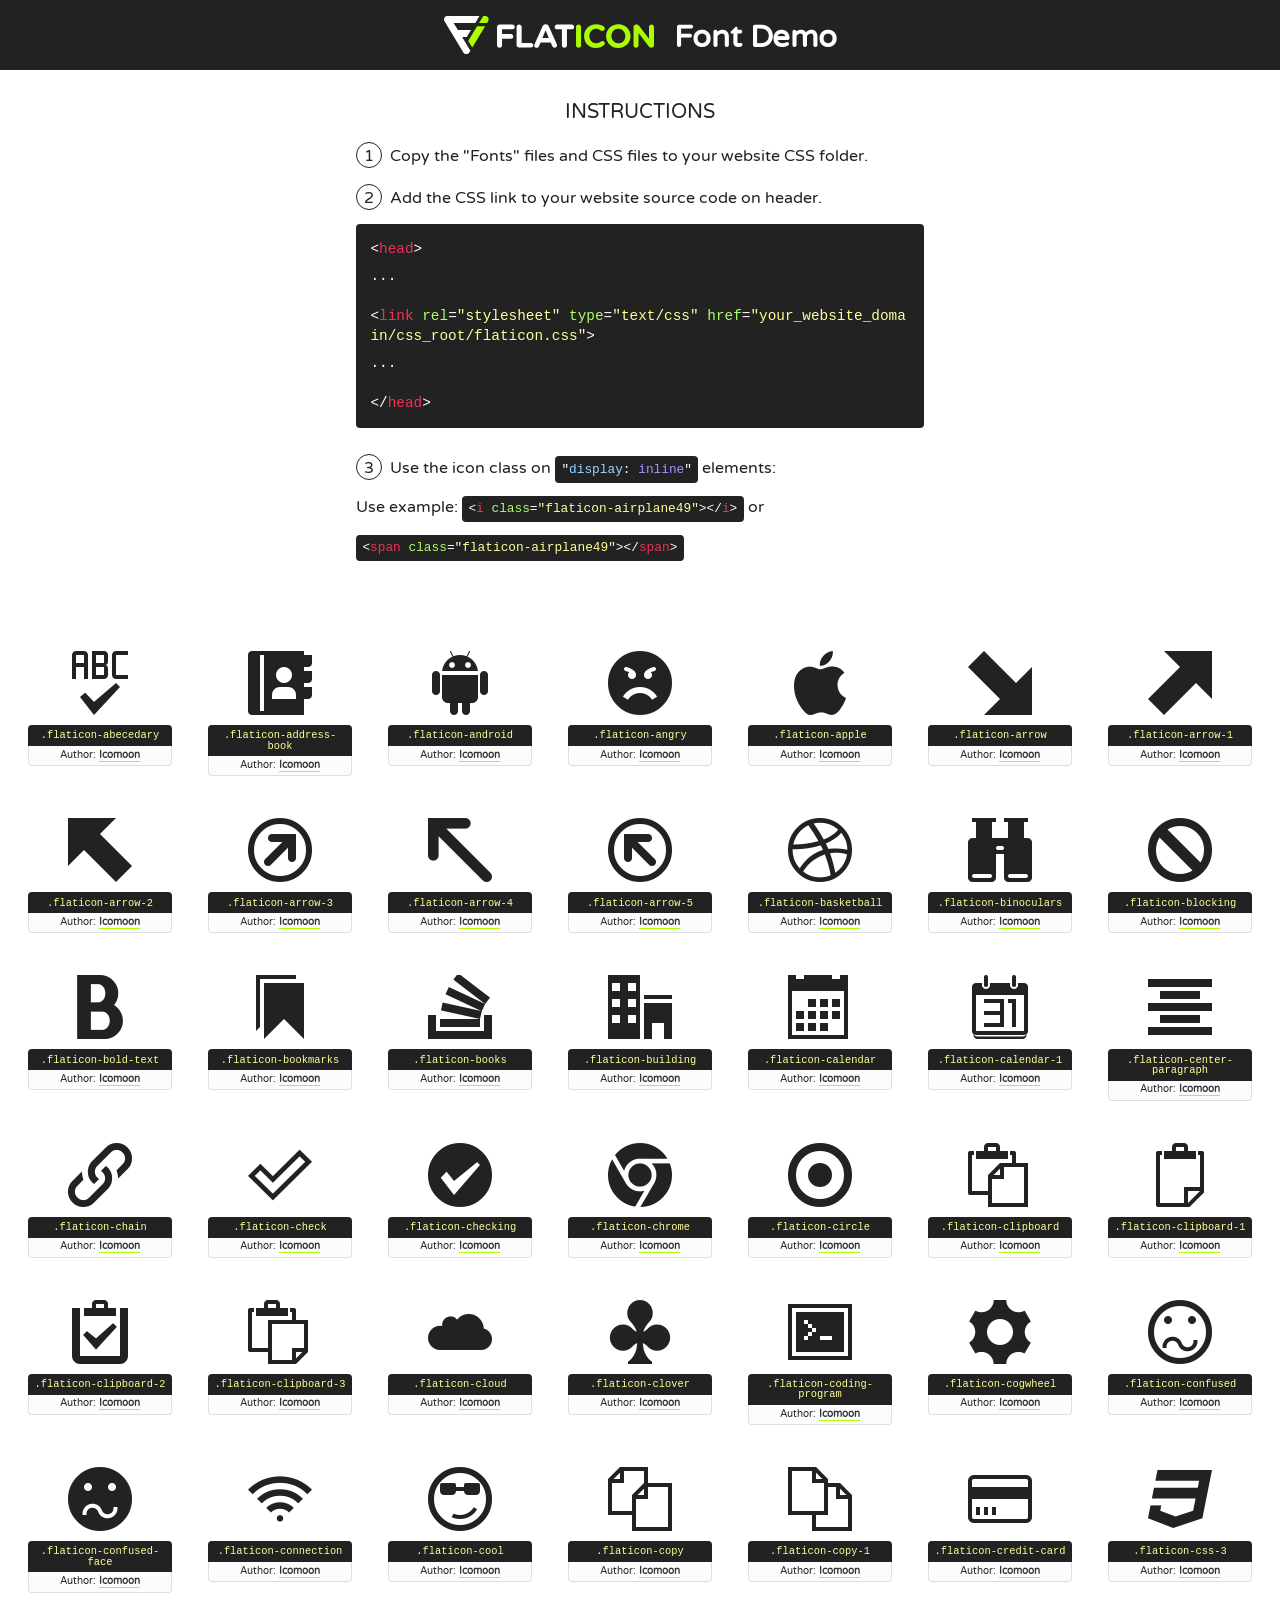
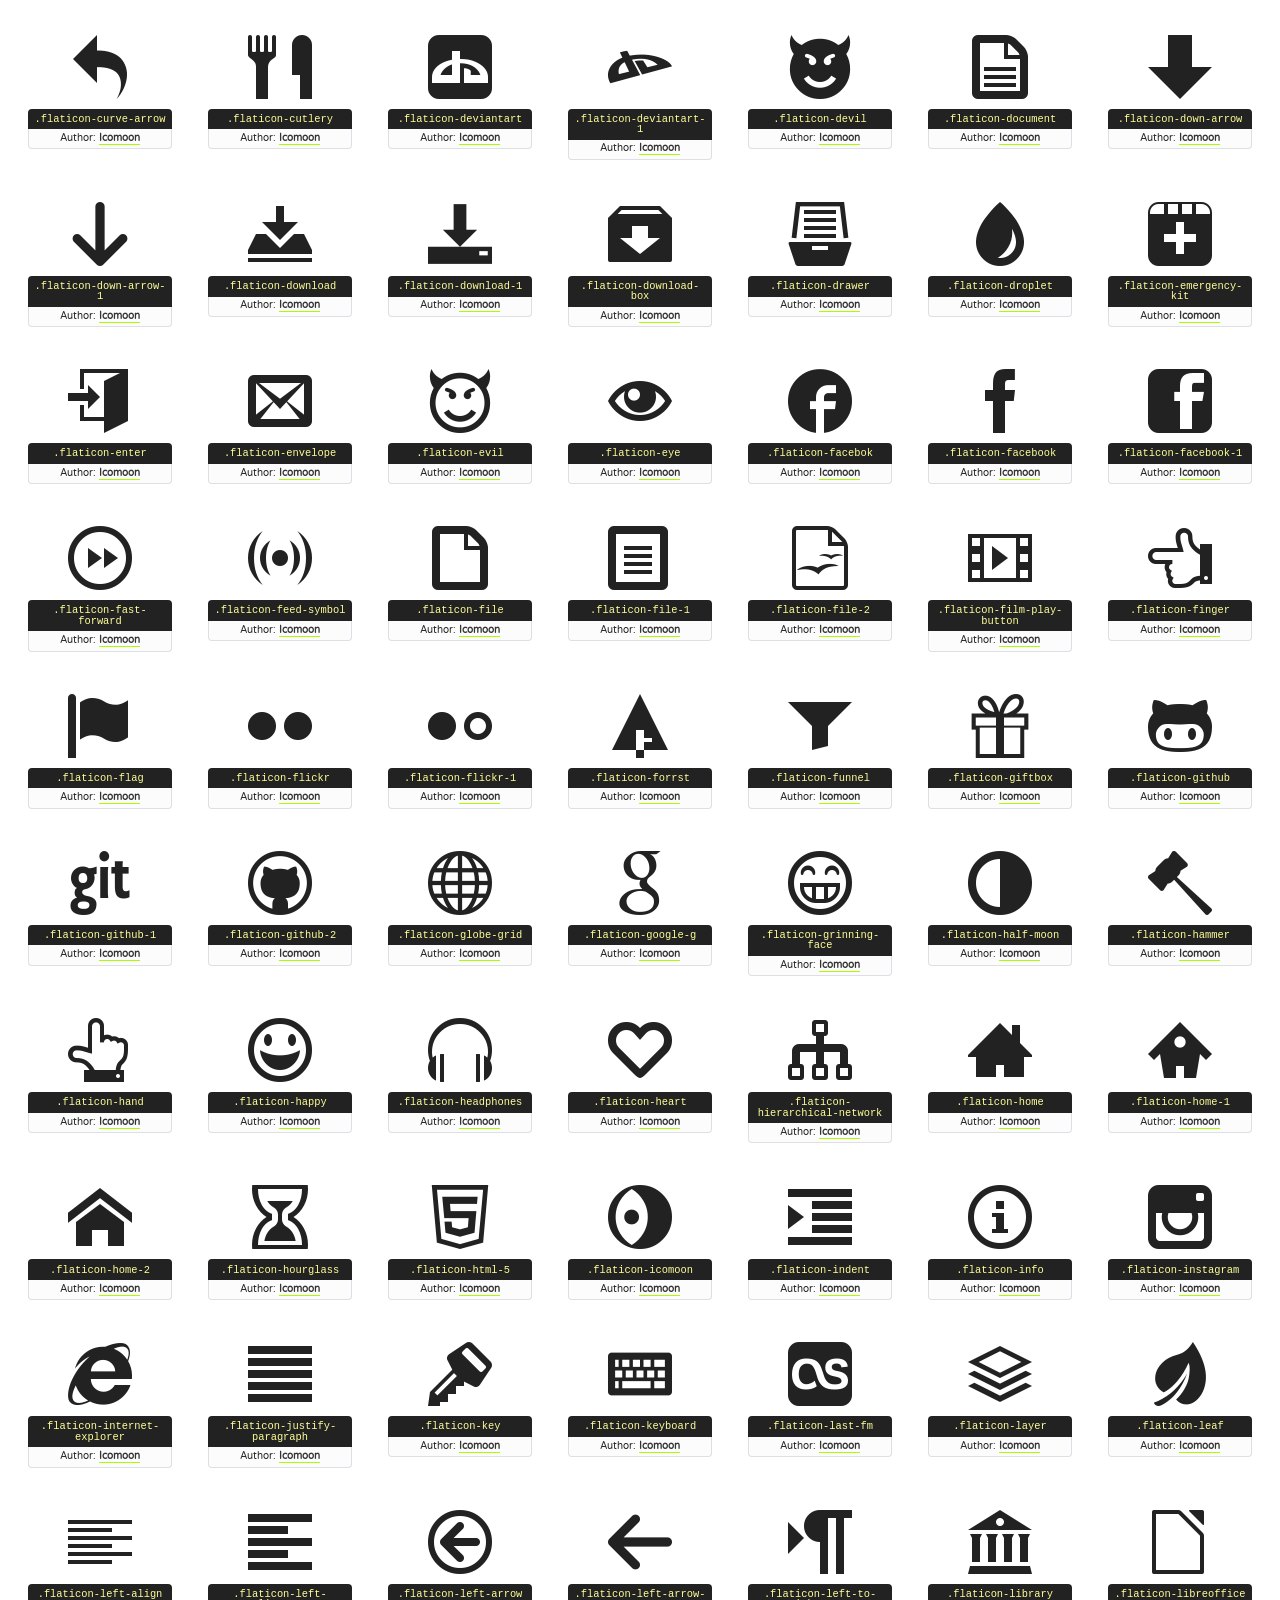
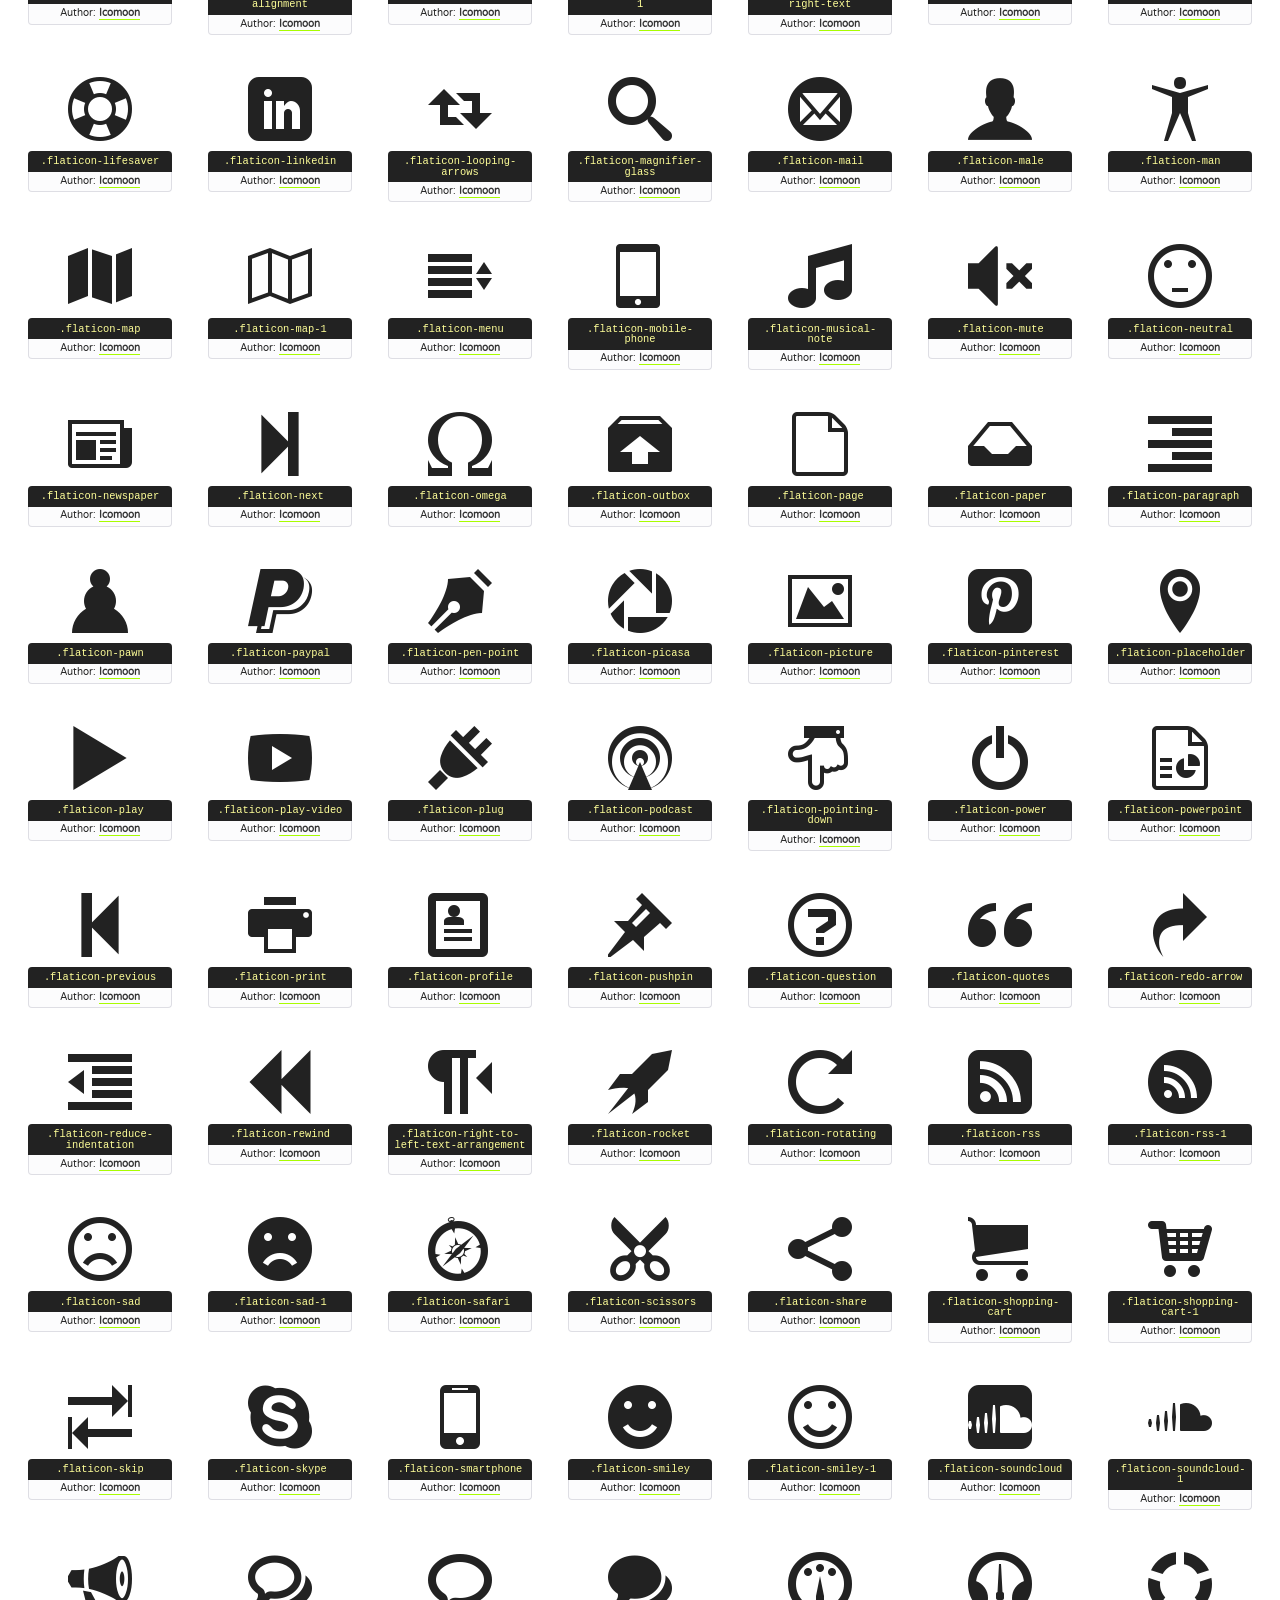
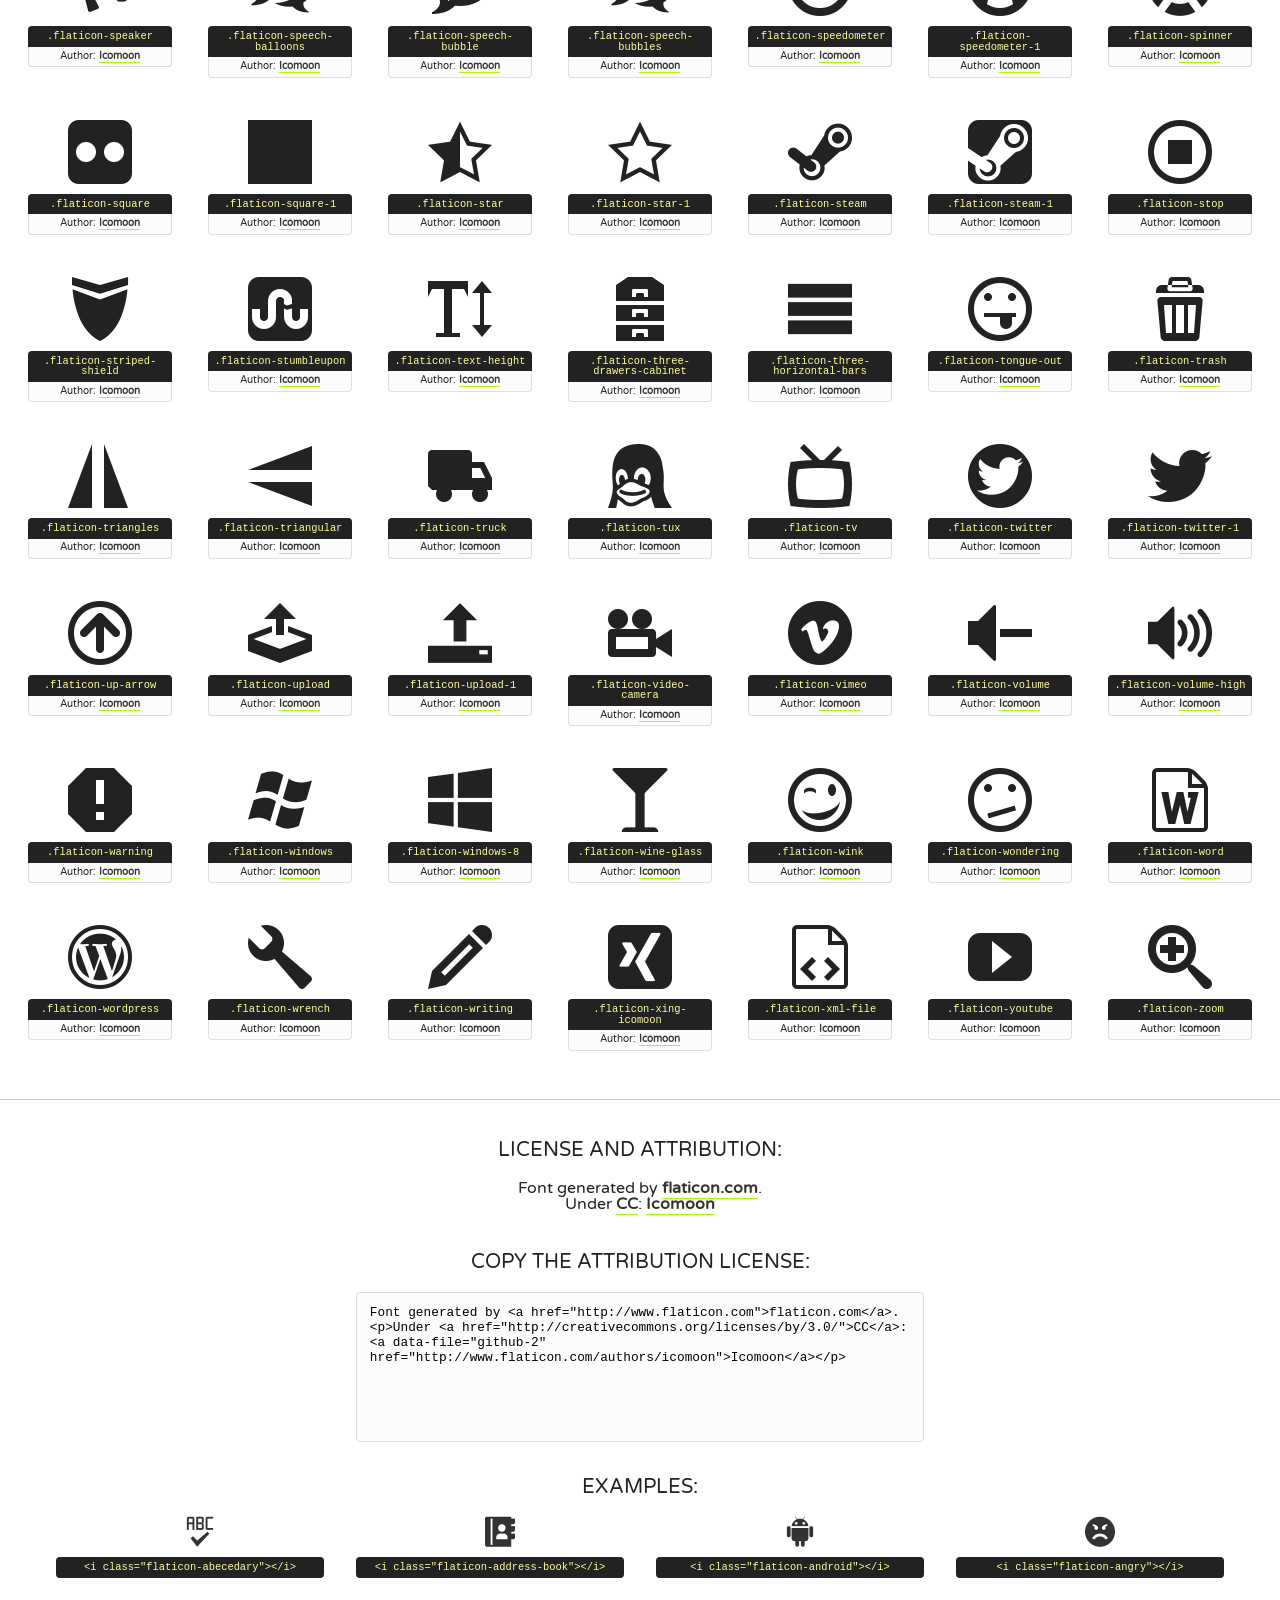
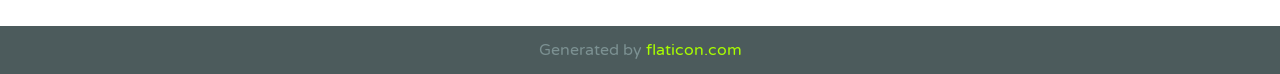
<file: 2018 지방 1과제/아이콘/110900-icomoon-free-1/font/flaticon.html>
<!DOCTYPE html>
<!--
  Flaticon icon font: Flaticon
  Creation date: 22/06/2016 15:02
-->
<html>
<!DOCTYPE html>
<html>

<head>
    <title>Flaticon WebFont</title>
    <link href="http://fonts.googleapis.com/css?family=Varela+Round" rel="stylesheet" type="text/css" />
    <link rel="stylesheet" type="text/css" href="flaticon.css">
    <meta charset="UTF-8">
    <style>
    html, body, div, span, applet, object, iframe,
    h1, h2, h3, h4, h5, h6, p, blockquote, pre,
    a, abbr, acronym, address, big, cite, code,
    del, dfn, em, img, ins, kbd, q, s, samp,
    small, strike, strong, sub, sup, tt, var,
    b, u, i, center,
    dl, dt, dd, ol, ul, li,
    fieldset, form, label, legend,
    table, caption, tbody, tfoot, thead, tr, th, td,
    article, aside, canvas, details, embed, 
    figure, figcaption, footer, header, hgroup, 
    menu, nav, output, ruby, section, summary,
    time, mark, audio, video {
        margin: 0;
        padding: 0;
        border: 0;
        font-size: 100%;
        font: inherit;
        vertical-align: baseline;
    }
    /* HTML5 display-role reset for older browsers */
    article, aside, details, figcaption, figure, 
    footer, header, hgroup, menu, nav, section {
        display: block;
    }
    body {
        line-height: 1;
    }
    ol, ul {
        list-style: none;
    }
    blockquote, q {
        quotes: none;
    }
    blockquote:before, blockquote:after,
    q:before, q:after {
        content: '';
        content: none;
    }
    table {
        border-collapse: collapse;
        border-spacing: 0;
    }
    body {
        font-family: 'Varela Round', Helvetica, Arial, sans-serif;
        font-size: 16px;
        color: #222;
    }
    a {
        color: #333;
        border-bottom: 1px solid #a9fd00;
        font-weight: bold;
        text-decoration: none;
    }
    * {
        -moz-box-sizing: border-box;
        -webkit-box-sizing: border-box;
        box-sizing: border-box;
        margin: 0;
        padding: 0;
    }
    [class^="flaticon-"]:before, [class*=" flaticon-"]:before, [class^="flaticon-"]:after, [class*=" flaticon-"]:after {
        font-family: Flaticon;
        font-size: 30px;
        font-style: normal;
        margin-left: 20px;
        color: #333;
    }
    .wrapper {
        max-width: 600px;
        margin: auto;
        padding: 0 1em;
    }
    .title {
        font-size: 1.25em;
        text-align: center;
        margin-bottom: 1em;
        text-transform: uppercase;
    }
    header {
        text-align: center;
        background-color: #222;
        color: #fff;
        padding: 1em;
    }
    header .logo {
        width: 210px;
        height: 38px;
        display: inline-block;
        vertical-align: middle;
        margin-right: 1em;
        border: none;
    }
    header strong {
        font-size: 1.95em;
        font-weight: bold;
        vertical-align: middle;
        margin-top: 5px;
        display: inline-block;
    }
    .demo {
        margin: 2em auto;
        line-height: 1.25em;
    }
    .demo ul li {
        margin-bottom: 1em;
    }
    .demo ul li .num {
        color: #222;
        border-radius: 20px;
        display: inline-block;
        width: 26px;
        padding: 3px;
        height: 26px;
        text-align: center;
        margin-right: 0.5em;
        border: 1px solid #222;
    }
    .demo ul li code {
        background-color: #222;
        border-radius: 4px;
        padding: 0.25em 0.5em;
        display: inline-block;
        color: #fff;
        font-family: Consolas,Monaco,Lucida Console,Liberation Mono,DejaVu Sans Mono,Bitstream Vera Sans Mono,Courier New, monospace;
        font-weight: lighter;
        margin-top: 1em;
        font-size: 0.8em;
        word-break: break-all;
    }
    .demo ul li code.big {
        padding: 1em;
        font-size: 0.9em;
    }
    .demo ul li code .red {
        color: #EF3159;
    }
    .demo ul li code .green {
        color: #ACFF65;
    }
    .demo ul li code .yellow {
        color: #FFFF99;
    }
    .demo ul li code .blue {
        color: #99D3FF;
    }
    .demo ul li code .purple {
        color: #A295FF;
    }
    .demo ul li code .dots {
        margin-top: 0.5em;
        display: block;
    }
    #glyphs {
        border-bottom: 1px solid #ccc;
        padding: 2em 0;
        text-align: center;
    }
    .glyph {
        display: inline-block;
        width: 9em;
        margin: 1em;
        text-align: center;
        vertical-align: top;
        background: #FFF;
    }
    .glyph .glyph-icon {
        padding: 10px;
        display: block;
        font-family:"Flaticon";
        font-size: 64px;
        line-height: 1;
    }
    .glyph .glyph-icon:before {
        font-size: 64px;
        color: #222;
        margin-left: 0;
    }
    .class-name {
        font-size: 0.65em;
        background-color: #222;
        color: #fff;
        border-radius: 4px 4px 0 0;
        padding: 0.5em;
        color: #FFFF99;
        font-family: Consolas,Monaco,Lucida Console,Liberation Mono,DejaVu Sans Mono,Bitstream Vera Sans Mono,Courier New, monospace;
    }
    .author-name {
        font-size: 0.6em;
        background-color: #fcfcfd;
        border: 1px solid #DEDEE4;
        border-top: 0;
        border-radius: 0 0 4px 4px;
        padding: 0.5em;
    }
    .class-name:last-child {
        font-size: 10px;
        color:#888;
    }
    .class-name:last-child a {
        font-size: 10px;
        color:#555;
    }
    .class-name:last-child a:hover {
        color:#a9fd00;
    }
    .glyph > input {
        display: block;
        width: 100px;
        margin: 5px auto;
        text-align: center;
        font-size: 12px;
        cursor: text;
    }
    .glyph > input.icon-input {
        font-family:"Flaticon";
        font-size: 16px;
        margin-bottom: 10px;
    }
    .attribution .title {
        margin-top: 2em;
    }
    .attribution textarea {
        background-color: #fcfcfd;
        padding: 1em;
        border: none;
        box-shadow: none;
        border: 1px solid #DEDEE4;
        border-radius: 4px;
        resize: none;
        width: 100%;
        height: 150px;
        font-size: 0.8em;
        font-family: Consolas,Monaco,Lucida Console,Liberation Mono,DejaVu Sans Mono,Bitstream Vera Sans Mono,Courier New, monospace;
        -webkit-appearance: none;
    }
    .iconsuse {
        margin: 2em auto;
        text-align: center;
        max-width: 1200px;
    }
    .iconsuse:after {
        content: '';
        display: table;
        clear: both;
    }
    .iconsuse .image {
        float: left;
        width: 25%;
        padding: 0 1em;
    }
    .iconsuse .image p {
        margin-bottom: 1em;
    }
    .iconsuse .image span {
        display: block;
        font-size: 0.65em;
        background-color: #222;
        color: #fff;
        border-radius: 4px;
        padding: 0.5em;
        color: #FFFF99;
        margin-top: 1em;
        font-family: Consolas,Monaco,Lucida Console,Liberation Mono,DejaVu Sans Mono,Bitstream Vera Sans Mono,Courier New, monospace;
    }
    #footer {
        text-align: center;
        background-color: #4C5B5C;
        color: #7c9192;
        padding: 1em;
    }
    #footer a {
        border: none;
        color: #a9fd00;
        font-weight: normal;
    }
    @media (max-width: 960px) {
        .iconsuse .image {
            width: 50%;
        }
    }
    @media (max-width: 560px) {
        .iconsuse .image {
            width: 100%;
        }
    }
    </style>
</head>

<body class="characters-off">

    <header>
        <a href="http://www.flaticon.com" target="_blank" class="logo">
            <svg version="1.1" xmlns="http://www.w3.org/2000/svg" xmlns:xlink="http://www.w3.org/1999/xlink" xmlns:a="http://ns.adobe.com/AdobeSVGViewerExtensions/3.0/" viewBox="0 0 560.875 102.036" enable-background="new 0 0 560.875 102.036" xml:space="preserve">
                <defs>
                </defs>
                <g>
                    <g class="letters">
                        <path fill="#ffffff" d="M141.596,29.675c0-3.777,2.985-6.767,6.764-6.767h34.438c3.426,0,6.15,2.728,6.15,6.15
                        c0,3.43-2.724,6.149-6.15,6.149h-27.674v13.091h23.719c3.429,0,6.151,2.724,6.151,6.15c0,3.43-2.723,6.149-6.151,6.149h-23.719
                        v17.574c0,3.773-2.986,6.761-6.764,6.761c-3.779,0-6.764-2.989-6.764-6.761V29.675z"></path>
                        <path fill="#ffffff" d="M193.844,29.149c0-3.781,2.985-6.767,6.764-6.767c3.776,0,6.763,2.985,6.763,6.767v42.957h25.039
                        c3.426,0,6.149,2.726,6.149,6.153c0,3.425-2.723,6.15-6.149,6.15h-31.802c-3.779,0-6.764-2.986-6.764-6.768V29.149z"></path>
                        <path fill="#ffffff" d="M241.891,75.71l21.438-48.407c1.492-3.341,4.215-5.357,7.906-5.357h0.792
                        c3.686,0,6.323,2.017,7.815,5.357l21.439,48.407c0.436,0.967,0.701,1.845,0.701,2.723c0,3.602-2.809,6.501-6.414,6.501
                        c-3.161,0-5.269-1.845-6.499-4.655l-4.132-9.661h-27.059l-4.301,10.102c-1.144,2.631-3.426,4.214-6.237,4.214
                        c-3.517,0-6.24-2.81-6.24-6.325C241.1,77.64,241.451,76.677,241.891,75.71z M279.932,58.666l-8.521-20.297l-8.526,20.297H279.932
                        z"></path>
                        <path fill="#ffffff" d="M314.864,35.387H301.86c-3.429,0-6.239-2.813-6.239-6.238c0-3.429,2.811-6.24,6.239-6.24h39.533
                        c3.426,0,6.237,2.811,6.237,6.24c0,3.425-2.811,6.238-6.237,6.238h-13.001v42.785c0,3.773-2.99,6.761-6.764,6.761
                        c-3.779,0-6.764-2.989-6.764-6.761V35.387z"></path>
                        <path fill="#A9FD00" d="M352.615,29.149c0-3.781,2.985-6.767,6.767-6.767c3.774,0,6.761,2.985,6.761,6.767v49.024
                        c0,3.773-2.987,6.761-6.761,6.761c-3.781,0-6.767-2.989-6.767-6.761V29.149z"></path>
                        <path fill="#A9FD00" d="M374.132,53.836v-0.179c0-17.481,13.178-31.801,32.065-31.801c9.22,0,15.459,2.458,20.557,6.238
                        c1.402,1.054,2.637,2.985,2.637,5.357c0,3.692-2.985,6.59-6.681,6.59c-1.845,0-3.071-0.702-4.044-1.319
                        c-3.776-2.813-7.729-4.393-12.562-4.393c-10.364,0-17.831,8.611-17.831,19.154v0.173c0,10.542,7.291,19.329,17.831,19.329
                        c5.715,0,9.492-1.756,13.359-4.834c1.049-0.874,2.458-1.491,4.039-1.491c3.429,0,6.325,2.813,6.325,6.236
                        c0,2.106-1.056,3.78-2.282,4.834c-5.539,4.834-12.036,7.733-21.878,7.733C387.572,85.464,374.132,71.493,374.132,53.836z"></path>
                        <path fill="#A9FD00" d="M433.009,53.836v-0.179c0-17.481,13.79-31.801,32.766-31.801c18.981,0,32.592,14.143,32.592,31.628v0.173
                        c0,17.483-13.785,31.807-32.769,31.807C446.625,85.464,433.009,71.32,433.009,53.836z M484.224,53.836v-0.179
                        c0-10.539-7.725-19.326-18.626-19.326c-10.893,0-18.449,8.611-18.449,19.154v0.173c0,10.542,7.73,19.329,18.626,19.329
                        C476.676,72.986,484.224,64.378,484.224,53.836z"></path>
                        <path fill="#A9FD00" d="M506.233,29.321c0-3.774,2.99-6.763,6.767-6.763h1.401c3.252,0,5.183,1.583,7.029,3.953l26.093,34.265
                        V29.059c0-3.692,2.99-6.677,6.681-6.677c3.683,0,6.671,2.985,6.671,6.677v48.934c0,3.78-2.987,6.765-6.764,6.765h-0.436
                        c-3.257,0-5.188-1.581-7.034-3.953l-27.056-35.492v32.944c0,3.687-2.985,6.676-6.678,6.676c-3.683,0-6.673-2.989-6.673-6.676
                        V29.321z"></path>
                    </g>
                    <g class="insignia">
                        <path fill="#ffffff" d="M48.372,56.137h12.517l11.156-18.537H37.186L25.688,18.539h57.825L94.668,0H9.271
                        C5.925,0,2.842,1.801,1.198,4.716c-1.644,2.907-1.593,6.482,0.134,9.343l50.38,83.501c1.678,2.781,4.689,4.476,7.938,4.476
                        c3.246,0,6.257-1.695,7.935-4.476l2.898-4.804L48.372,56.137z"></path>
                        <g class="i">
                            <path fill="#A9FD00" d="M93.575,18.539h0.031v0.004l21.652,0.004l2.705-4.488c1.727-2.861,1.778-6.436,0.133-9.343
                            C116.454,1.801,113.371,0,110.026,0h-5.294L93.575,18.539z"></path>
                            <polygon fill="#A9FD00" points="88.291,27.356 64.725,66.486 75.519,84.404 109.942,27.356"></polygon>
                        </g>
                    </g>
                </g>
            </svg>
        </a>
        <strong>Font Demo</strong>
    </header>


    <section class="demo wrapper">

        <p class="title">Instructions</p>

        <ul>
            <li>
                <span class="num">1</span>Copy the "Fonts" files and CSS files to your website CSS folder.
            </li>
            <li>
                <span class="num">2</span>Add the CSS link to your website source code on header.
                <code class="big">
                    &lt;<span class="red">head</span>&gt;
                    <br/><span class="dots">...</span>
                    <br/>&lt;<span class="red">link</span> <span class="green">rel</span>=<span class="yellow">"stylesheet"</span> <span class="green">type</span>=<span class="yellow">"text/css"</span> <span class="green">href</span>=<span class="yellow">"your_website_domain/css_root/flaticon.css"</span>&gt;
                    <br/><span class="dots">...</span>
                    <br/>&lt;/<span class="red">head</span>&gt;
                </code>
            </li>

            <li>
                <p>
                    <span class="num">3</span>Use the icon class on <code>"<span class="blue">display</span>:<span class="purple"> inline</span>"</code> elements:
                    <br />
                    Use example: <code>&lt;<span class="red">i</span> <span class="green">class</span>=<span class="yellow">&quot;flaticon-airplane49&quot;</span>&gt;&lt;/<span class="red">i</span>&gt;</code> or <code>&lt;<span class="red">span</span> <span class="green">class</span>=<span class="yellow">&quot;flaticon-airplane49&quot;</span>&gt;&lt;/<span class="red">span</span>&gt;</code>
            </li>
        </ul>

    </section>




   <section id="glyphs">          
    
      
        <div class="glyph"><div class="glyph-icon flaticon-abecedary"></div>
            <div class="class-name">.flaticon-abecedary</div>
            <div class="author-name">Author: <a data-file="abecedary" href="http://www.flaticon.com/authors/icomoon">Icomoon</a> </div> 
        </div>        
        
        <div class="glyph"><div class="glyph-icon flaticon-address-book"></div>
            <div class="class-name">.flaticon-address-book</div>
            <div class="author-name">Author: <a data-file="address-book" href="http://www.flaticon.com/authors/icomoon">Icomoon</a> </div> 
        </div>        
        
        <div class="glyph"><div class="glyph-icon flaticon-android"></div>
            <div class="class-name">.flaticon-android</div>
            <div class="author-name">Author: <a data-file="android" href="http://www.flaticon.com/authors/icomoon">Icomoon</a> </div> 
        </div>        
        
        <div class="glyph"><div class="glyph-icon flaticon-angry"></div>
            <div class="class-name">.flaticon-angry</div>
            <div class="author-name">Author: <a data-file="angry" href="http://www.flaticon.com/authors/icomoon">Icomoon</a> </div> 
        </div>        
        
        <div class="glyph"><div class="glyph-icon flaticon-apple"></div>
            <div class="class-name">.flaticon-apple</div>
            <div class="author-name">Author: <a data-file="apple" href="http://www.flaticon.com/authors/icomoon">Icomoon</a> </div> 
        </div>        
        
        <div class="glyph"><div class="glyph-icon flaticon-arrow"></div>
            <div class="class-name">.flaticon-arrow</div>
            <div class="author-name">Author: <a data-file="arrow" href="http://www.flaticon.com/authors/icomoon">Icomoon</a> </div> 
        </div>        
        
        <div class="glyph"><div class="glyph-icon flaticon-arrow-1"></div>
            <div class="class-name">.flaticon-arrow-1</div>
            <div class="author-name">Author: <a data-file="arrow-1" href="http://www.flaticon.com/authors/icomoon">Icomoon</a> </div> 
        </div>        
        
        <div class="glyph"><div class="glyph-icon flaticon-arrow-2"></div>
            <div class="class-name">.flaticon-arrow-2</div>
            <div class="author-name">Author: <a data-file="arrow-2" href="http://www.flaticon.com/authors/icomoon">Icomoon</a> </div> 
        </div>        
        
        <div class="glyph"><div class="glyph-icon flaticon-arrow-3"></div>
            <div class="class-name">.flaticon-arrow-3</div>
            <div class="author-name">Author: <a data-file="arrow-3" href="http://www.flaticon.com/authors/icomoon">Icomoon</a> </div> 
        </div>        
        
        <div class="glyph"><div class="glyph-icon flaticon-arrow-4"></div>
            <div class="class-name">.flaticon-arrow-4</div>
            <div class="author-name">Author: <a data-file="arrow-4" href="http://www.flaticon.com/authors/icomoon">Icomoon</a> </div> 
        </div>        
        
        <div class="glyph"><div class="glyph-icon flaticon-arrow-5"></div>
            <div class="class-name">.flaticon-arrow-5</div>
            <div class="author-name">Author: <a data-file="arrow-5" href="http://www.flaticon.com/authors/icomoon">Icomoon</a> </div> 
        </div>        
        
        <div class="glyph"><div class="glyph-icon flaticon-basketball"></div>
            <div class="class-name">.flaticon-basketball</div>
            <div class="author-name">Author: <a data-file="basketball" href="http://www.flaticon.com/authors/icomoon">Icomoon</a> </div> 
        </div>        
        
        <div class="glyph"><div class="glyph-icon flaticon-binoculars"></div>
            <div class="class-name">.flaticon-binoculars</div>
            <div class="author-name">Author: <a data-file="binoculars" href="http://www.flaticon.com/authors/icomoon">Icomoon</a> </div> 
        </div>        
        
        <div class="glyph"><div class="glyph-icon flaticon-blocking"></div>
            <div class="class-name">.flaticon-blocking</div>
            <div class="author-name">Author: <a data-file="blocking" href="http://www.flaticon.com/authors/icomoon">Icomoon</a> </div> 
        </div>        
        
        <div class="glyph"><div class="glyph-icon flaticon-bold-text"></div>
            <div class="class-name">.flaticon-bold-text</div>
            <div class="author-name">Author: <a data-file="bold-text" href="http://www.flaticon.com/authors/icomoon">Icomoon</a> </div> 
        </div>        
        
        <div class="glyph"><div class="glyph-icon flaticon-bookmarks"></div>
            <div class="class-name">.flaticon-bookmarks</div>
            <div class="author-name">Author: <a data-file="bookmarks" href="http://www.flaticon.com/authors/icomoon">Icomoon</a> </div> 
        </div>        
        
        <div class="glyph"><div class="glyph-icon flaticon-books"></div>
            <div class="class-name">.flaticon-books</div>
            <div class="author-name">Author: <a data-file="books" href="http://www.flaticon.com/authors/icomoon">Icomoon</a> </div> 
        </div>        
        
        <div class="glyph"><div class="glyph-icon flaticon-building"></div>
            <div class="class-name">.flaticon-building</div>
            <div class="author-name">Author: <a data-file="building" href="http://www.flaticon.com/authors/icomoon">Icomoon</a> </div> 
        </div>        
        
        <div class="glyph"><div class="glyph-icon flaticon-calendar"></div>
            <div class="class-name">.flaticon-calendar</div>
            <div class="author-name">Author: <a data-file="calendar" href="http://www.flaticon.com/authors/icomoon">Icomoon</a> </div> 
        </div>        
        
        <div class="glyph"><div class="glyph-icon flaticon-calendar-1"></div>
            <div class="class-name">.flaticon-calendar-1</div>
            <div class="author-name">Author: <a data-file="calendar-1" href="http://www.flaticon.com/authors/icomoon">Icomoon</a> </div> 
        </div>        
        
        <div class="glyph"><div class="glyph-icon flaticon-center-paragraph"></div>
            <div class="class-name">.flaticon-center-paragraph</div>
            <div class="author-name">Author: <a data-file="center-paragraph" href="http://www.flaticon.com/authors/icomoon">Icomoon</a> </div> 
        </div>        
        
        <div class="glyph"><div class="glyph-icon flaticon-chain"></div>
            <div class="class-name">.flaticon-chain</div>
            <div class="author-name">Author: <a data-file="chain" href="http://www.flaticon.com/authors/icomoon">Icomoon</a> </div> 
        </div>        
        
        <div class="glyph"><div class="glyph-icon flaticon-check"></div>
            <div class="class-name">.flaticon-check</div>
            <div class="author-name">Author: <a data-file="check" href="http://www.flaticon.com/authors/icomoon">Icomoon</a> </div> 
        </div>        
        
        <div class="glyph"><div class="glyph-icon flaticon-checking"></div>
            <div class="class-name">.flaticon-checking</div>
            <div class="author-name">Author: <a data-file="checking" href="http://www.flaticon.com/authors/icomoon">Icomoon</a> </div> 
        </div>        
        
        <div class="glyph"><div class="glyph-icon flaticon-chrome"></div>
            <div class="class-name">.flaticon-chrome</div>
            <div class="author-name">Author: <a data-file="chrome" href="http://www.flaticon.com/authors/icomoon">Icomoon</a> </div> 
        </div>        
        
        <div class="glyph"><div class="glyph-icon flaticon-circle"></div>
            <div class="class-name">.flaticon-circle</div>
            <div class="author-name">Author: <a data-file="circle" href="http://www.flaticon.com/authors/icomoon">Icomoon</a> </div> 
        </div>        
        
        <div class="glyph"><div class="glyph-icon flaticon-clipboard"></div>
            <div class="class-name">.flaticon-clipboard</div>
            <div class="author-name">Author: <a data-file="clipboard" href="http://www.flaticon.com/authors/icomoon">Icomoon</a> </div> 
        </div>        
        
        <div class="glyph"><div class="glyph-icon flaticon-clipboard-1"></div>
            <div class="class-name">.flaticon-clipboard-1</div>
            <div class="author-name">Author: <a data-file="clipboard-1" href="http://www.flaticon.com/authors/icomoon">Icomoon</a> </div> 
        </div>        
        
        <div class="glyph"><div class="glyph-icon flaticon-clipboard-2"></div>
            <div class="class-name">.flaticon-clipboard-2</div>
            <div class="author-name">Author: <a data-file="clipboard-2" href="http://www.flaticon.com/authors/icomoon">Icomoon</a> </div> 
        </div>        
        
        <div class="glyph"><div class="glyph-icon flaticon-clipboard-3"></div>
            <div class="class-name">.flaticon-clipboard-3</div>
            <div class="author-name">Author: <a data-file="clipboard-3" href="http://www.flaticon.com/authors/icomoon">Icomoon</a> </div> 
        </div>        
        
        <div class="glyph"><div class="glyph-icon flaticon-cloud"></div>
            <div class="class-name">.flaticon-cloud</div>
            <div class="author-name">Author: <a data-file="cloud" href="http://www.flaticon.com/authors/icomoon">Icomoon</a> </div> 
        </div>        
        
        <div class="glyph"><div class="glyph-icon flaticon-clover"></div>
            <div class="class-name">.flaticon-clover</div>
            <div class="author-name">Author: <a data-file="clover" href="http://www.flaticon.com/authors/icomoon">Icomoon</a> </div> 
        </div>        
        
        <div class="glyph"><div class="glyph-icon flaticon-coding-program"></div>
            <div class="class-name">.flaticon-coding-program</div>
            <div class="author-name">Author: <a data-file="coding-program" href="http://www.flaticon.com/authors/icomoon">Icomoon</a> </div> 
        </div>        
        
        <div class="glyph"><div class="glyph-icon flaticon-cogwheel"></div>
            <div class="class-name">.flaticon-cogwheel</div>
            <div class="author-name">Author: <a data-file="cogwheel" href="http://www.flaticon.com/authors/icomoon">Icomoon</a> </div> 
        </div>        
        
        <div class="glyph"><div class="glyph-icon flaticon-confused"></div>
            <div class="class-name">.flaticon-confused</div>
            <div class="author-name">Author: <a data-file="confused" href="http://www.flaticon.com/authors/icomoon">Icomoon</a> </div> 
        </div>        
        
        <div class="glyph"><div class="glyph-icon flaticon-confused-face"></div>
            <div class="class-name">.flaticon-confused-face</div>
            <div class="author-name">Author: <a data-file="confused-face" href="http://www.flaticon.com/authors/icomoon">Icomoon</a> </div> 
        </div>        
        
        <div class="glyph"><div class="glyph-icon flaticon-connection"></div>
            <div class="class-name">.flaticon-connection</div>
            <div class="author-name">Author: <a data-file="connection" href="http://www.flaticon.com/authors/icomoon">Icomoon</a> </div> 
        </div>        
        
        <div class="glyph"><div class="glyph-icon flaticon-cool"></div>
            <div class="class-name">.flaticon-cool</div>
            <div class="author-name">Author: <a data-file="cool" href="http://www.flaticon.com/authors/icomoon">Icomoon</a> </div> 
        </div>        
        
        <div class="glyph"><div class="glyph-icon flaticon-copy"></div>
            <div class="class-name">.flaticon-copy</div>
            <div class="author-name">Author: <a data-file="copy" href="http://www.flaticon.com/authors/icomoon">Icomoon</a> </div> 
        </div>        
        
        <div class="glyph"><div class="glyph-icon flaticon-copy-1"></div>
            <div class="class-name">.flaticon-copy-1</div>
            <div class="author-name">Author: <a data-file="copy-1" href="http://www.flaticon.com/authors/icomoon">Icomoon</a> </div> 
        </div>        
        
        <div class="glyph"><div class="glyph-icon flaticon-credit-card"></div>
            <div class="class-name">.flaticon-credit-card</div>
            <div class="author-name">Author: <a data-file="credit-card" href="http://www.flaticon.com/authors/icomoon">Icomoon</a> </div> 
        </div>        
        
        <div class="glyph"><div class="glyph-icon flaticon-css-3"></div>
            <div class="class-name">.flaticon-css-3</div>
            <div class="author-name">Author: <a data-file="css-3" href="http://www.flaticon.com/authors/icomoon">Icomoon</a> </div> 
        </div>        
        
        <div class="glyph"><div class="glyph-icon flaticon-curve-arrow"></div>
            <div class="class-name">.flaticon-curve-arrow</div>
            <div class="author-name">Author: <a data-file="curve-arrow" href="http://www.flaticon.com/authors/icomoon">Icomoon</a> </div> 
        </div>        
        
        <div class="glyph"><div class="glyph-icon flaticon-cutlery"></div>
            <div class="class-name">.flaticon-cutlery</div>
            <div class="author-name">Author: <a data-file="cutlery" href="http://www.flaticon.com/authors/icomoon">Icomoon</a> </div> 
        </div>        
        
        <div class="glyph"><div class="glyph-icon flaticon-deviantart"></div>
            <div class="class-name">.flaticon-deviantart</div>
            <div class="author-name">Author: <a data-file="deviantart" href="http://www.flaticon.com/authors/icomoon">Icomoon</a> </div> 
        </div>        
        
        <div class="glyph"><div class="glyph-icon flaticon-deviantart-1"></div>
            <div class="class-name">.flaticon-deviantart-1</div>
            <div class="author-name">Author: <a data-file="deviantart-1" href="http://www.flaticon.com/authors/icomoon">Icomoon</a> </div> 
        </div>        
        
        <div class="glyph"><div class="glyph-icon flaticon-devil"></div>
            <div class="class-name">.flaticon-devil</div>
            <div class="author-name">Author: <a data-file="devil" href="http://www.flaticon.com/authors/icomoon">Icomoon</a> </div> 
        </div>        
        
        <div class="glyph"><div class="glyph-icon flaticon-document"></div>
            <div class="class-name">.flaticon-document</div>
            <div class="author-name">Author: <a data-file="document" href="http://www.flaticon.com/authors/icomoon">Icomoon</a> </div> 
        </div>        
        
        <div class="glyph"><div class="glyph-icon flaticon-down-arrow"></div>
            <div class="class-name">.flaticon-down-arrow</div>
            <div class="author-name">Author: <a data-file="down-arrow" href="http://www.flaticon.com/authors/icomoon">Icomoon</a> </div> 
        </div>        
        
        <div class="glyph"><div class="glyph-icon flaticon-down-arrow-1"></div>
            <div class="class-name">.flaticon-down-arrow-1</div>
            <div class="author-name">Author: <a data-file="down-arrow-1" href="http://www.flaticon.com/authors/icomoon">Icomoon</a> </div> 
        </div>        
        
        <div class="glyph"><div class="glyph-icon flaticon-download"></div>
            <div class="class-name">.flaticon-download</div>
            <div class="author-name">Author: <a data-file="download" href="http://www.flaticon.com/authors/icomoon">Icomoon</a> </div> 
        </div>        
        
        <div class="glyph"><div class="glyph-icon flaticon-download-1"></div>
            <div class="class-name">.flaticon-download-1</div>
            <div class="author-name">Author: <a data-file="download-1" href="http://www.flaticon.com/authors/icomoon">Icomoon</a> </div> 
        </div>        
        
        <div class="glyph"><div class="glyph-icon flaticon-download-box"></div>
            <div class="class-name">.flaticon-download-box</div>
            <div class="author-name">Author: <a data-file="download-box" href="http://www.flaticon.com/authors/icomoon">Icomoon</a> </div> 
        </div>        
        
        <div class="glyph"><div class="glyph-icon flaticon-drawer"></div>
            <div class="class-name">.flaticon-drawer</div>
            <div class="author-name">Author: <a data-file="drawer" href="http://www.flaticon.com/authors/icomoon">Icomoon</a> </div> 
        </div>        
        
        <div class="glyph"><div class="glyph-icon flaticon-droplet"></div>
            <div class="class-name">.flaticon-droplet</div>
            <div class="author-name">Author: <a data-file="droplet" href="http://www.flaticon.com/authors/icomoon">Icomoon</a> </div> 
        </div>        
        
        <div class="glyph"><div class="glyph-icon flaticon-emergency-kit"></div>
            <div class="class-name">.flaticon-emergency-kit</div>
            <div class="author-name">Author: <a data-file="emergency-kit" href="http://www.flaticon.com/authors/icomoon">Icomoon</a> </div> 
        </div>        
        
        <div class="glyph"><div class="glyph-icon flaticon-enter"></div>
            <div class="class-name">.flaticon-enter</div>
            <div class="author-name">Author: <a data-file="enter" href="http://www.flaticon.com/authors/icomoon">Icomoon</a> </div> 
        </div>        
        
        <div class="glyph"><div class="glyph-icon flaticon-envelope"></div>
            <div class="class-name">.flaticon-envelope</div>
            <div class="author-name">Author: <a data-file="envelope" href="http://www.flaticon.com/authors/icomoon">Icomoon</a> </div> 
        </div>        
        
        <div class="glyph"><div class="glyph-icon flaticon-evil"></div>
            <div class="class-name">.flaticon-evil</div>
            <div class="author-name">Author: <a data-file="evil" href="http://www.flaticon.com/authors/icomoon">Icomoon</a> </div> 
        </div>        
        
        <div class="glyph"><div class="glyph-icon flaticon-eye"></div>
            <div class="class-name">.flaticon-eye</div>
            <div class="author-name">Author: <a data-file="eye" href="http://www.flaticon.com/authors/icomoon">Icomoon</a> </div> 
        </div>        
        
        <div class="glyph"><div class="glyph-icon flaticon-facebok"></div>
            <div class="class-name">.flaticon-facebok</div>
            <div class="author-name">Author: <a data-file="facebok" href="http://www.flaticon.com/authors/icomoon">Icomoon</a> </div> 
        </div>        
        
        <div class="glyph"><div class="glyph-icon flaticon-facebook"></div>
            <div class="class-name">.flaticon-facebook</div>
            <div class="author-name">Author: <a data-file="facebook" href="http://www.flaticon.com/authors/icomoon">Icomoon</a> </div> 
        </div>        
        
        <div class="glyph"><div class="glyph-icon flaticon-facebook-1"></div>
            <div class="class-name">.flaticon-facebook-1</div>
            <div class="author-name">Author: <a data-file="facebook-1" href="http://www.flaticon.com/authors/icomoon">Icomoon</a> </div> 
        </div>        
        
        <div class="glyph"><div class="glyph-icon flaticon-fast-forward"></div>
            <div class="class-name">.flaticon-fast-forward</div>
            <div class="author-name">Author: <a data-file="fast-forward" href="http://www.flaticon.com/authors/icomoon">Icomoon</a> </div> 
        </div>        
        
        <div class="glyph"><div class="glyph-icon flaticon-feed-symbol"></div>
            <div class="class-name">.flaticon-feed-symbol</div>
            <div class="author-name">Author: <a data-file="feed-symbol" href="http://www.flaticon.com/authors/icomoon">Icomoon</a> </div> 
        </div>        
        
        <div class="glyph"><div class="glyph-icon flaticon-file"></div>
            <div class="class-name">.flaticon-file</div>
            <div class="author-name">Author: <a data-file="file" href="http://www.flaticon.com/authors/icomoon">Icomoon</a> </div> 
        </div>        
        
        <div class="glyph"><div class="glyph-icon flaticon-file-1"></div>
            <div class="class-name">.flaticon-file-1</div>
            <div class="author-name">Author: <a data-file="file-1" href="http://www.flaticon.com/authors/icomoon">Icomoon</a> </div> 
        </div>        
        
        <div class="glyph"><div class="glyph-icon flaticon-file-2"></div>
            <div class="class-name">.flaticon-file-2</div>
            <div class="author-name">Author: <a data-file="file-2" href="http://www.flaticon.com/authors/icomoon">Icomoon</a> </div> 
        </div>        
        
        <div class="glyph"><div class="glyph-icon flaticon-film-play-button"></div>
            <div class="class-name">.flaticon-film-play-button</div>
            <div class="author-name">Author: <a data-file="film-play-button" href="http://www.flaticon.com/authors/icomoon">Icomoon</a> </div> 
        </div>        
        
        <div class="glyph"><div class="glyph-icon flaticon-finger"></div>
            <div class="class-name">.flaticon-finger</div>
            <div class="author-name">Author: <a data-file="finger" href="http://www.flaticon.com/authors/icomoon">Icomoon</a> </div> 
        </div>        
        
        <div class="glyph"><div class="glyph-icon flaticon-flag"></div>
            <div class="class-name">.flaticon-flag</div>
            <div class="author-name">Author: <a data-file="flag" href="http://www.flaticon.com/authors/icomoon">Icomoon</a> </div> 
        </div>        
        
        <div class="glyph"><div class="glyph-icon flaticon-flickr"></div>
            <div class="class-name">.flaticon-flickr</div>
            <div class="author-name">Author: <a data-file="flickr" href="http://www.flaticon.com/authors/icomoon">Icomoon</a> </div> 
        </div>        
        
        <div class="glyph"><div class="glyph-icon flaticon-flickr-1"></div>
            <div class="class-name">.flaticon-flickr-1</div>
            <div class="author-name">Author: <a data-file="flickr-1" href="http://www.flaticon.com/authors/icomoon">Icomoon</a> </div> 
        </div>        
        
        <div class="glyph"><div class="glyph-icon flaticon-forrst"></div>
            <div class="class-name">.flaticon-forrst</div>
            <div class="author-name">Author: <a data-file="forrst" href="http://www.flaticon.com/authors/icomoon">Icomoon</a> </div> 
        </div>        
        
        <div class="glyph"><div class="glyph-icon flaticon-funnel"></div>
            <div class="class-name">.flaticon-funnel</div>
            <div class="author-name">Author: <a data-file="funnel" href="http://www.flaticon.com/authors/icomoon">Icomoon</a> </div> 
        </div>        
        
        <div class="glyph"><div class="glyph-icon flaticon-giftbox"></div>
            <div class="class-name">.flaticon-giftbox</div>
            <div class="author-name">Author: <a data-file="giftbox" href="http://www.flaticon.com/authors/icomoon">Icomoon</a> </div> 
        </div>        
        
        <div class="glyph"><div class="glyph-icon flaticon-github"></div>
            <div class="class-name">.flaticon-github</div>
            <div class="author-name">Author: <a data-file="github" href="http://www.flaticon.com/authors/icomoon">Icomoon</a> </div> 
        </div>        
        
        <div class="glyph"><div class="glyph-icon flaticon-github-1"></div>
            <div class="class-name">.flaticon-github-1</div>
            <div class="author-name">Author: <a data-file="github-1" href="http://www.flaticon.com/authors/icomoon">Icomoon</a> </div> 
        </div>        
        
        <div class="glyph"><div class="glyph-icon flaticon-github-2"></div>
            <div class="class-name">.flaticon-github-2</div>
            <div class="author-name">Author: <a data-file="github-2" href="http://www.flaticon.com/authors/icomoon">Icomoon</a> </div> 
        </div>        
        
        <div class="glyph"><div class="glyph-icon flaticon-globe-grid"></div>
            <div class="class-name">.flaticon-globe-grid</div>
            <div class="author-name">Author: <a data-file="globe-grid" href="http://www.flaticon.com/authors/icomoon">Icomoon</a> </div> 
        </div>        
        
        <div class="glyph"><div class="glyph-icon flaticon-google-g"></div>
            <div class="class-name">.flaticon-google-g</div>
            <div class="author-name">Author: <a data-file="google-g" href="http://www.flaticon.com/authors/icomoon">Icomoon</a> </div> 
        </div>        
        
        <div class="glyph"><div class="glyph-icon flaticon-grinning-face"></div>
            <div class="class-name">.flaticon-grinning-face</div>
            <div class="author-name">Author: <a data-file="grinning-face" href="http://www.flaticon.com/authors/icomoon">Icomoon</a> </div> 
        </div>        
        
        <div class="glyph"><div class="glyph-icon flaticon-half-moon"></div>
            <div class="class-name">.flaticon-half-moon</div>
            <div class="author-name">Author: <a data-file="half-moon" href="http://www.flaticon.com/authors/icomoon">Icomoon</a> </div> 
        </div>        
        
        <div class="glyph"><div class="glyph-icon flaticon-hammer"></div>
            <div class="class-name">.flaticon-hammer</div>
            <div class="author-name">Author: <a data-file="hammer" href="http://www.flaticon.com/authors/icomoon">Icomoon</a> </div> 
        </div>        
        
        <div class="glyph"><div class="glyph-icon flaticon-hand"></div>
            <div class="class-name">.flaticon-hand</div>
            <div class="author-name">Author: <a data-file="hand" href="http://www.flaticon.com/authors/icomoon">Icomoon</a> </div> 
        </div>        
        
        <div class="glyph"><div class="glyph-icon flaticon-happy"></div>
            <div class="class-name">.flaticon-happy</div>
            <div class="author-name">Author: <a data-file="happy" href="http://www.flaticon.com/authors/icomoon">Icomoon</a> </div> 
        </div>        
        
        <div class="glyph"><div class="glyph-icon flaticon-headphones"></div>
            <div class="class-name">.flaticon-headphones</div>
            <div class="author-name">Author: <a data-file="headphones" href="http://www.flaticon.com/authors/icomoon">Icomoon</a> </div> 
        </div>        
        
        <div class="glyph"><div class="glyph-icon flaticon-heart"></div>
            <div class="class-name">.flaticon-heart</div>
            <div class="author-name">Author: <a data-file="heart" href="http://www.flaticon.com/authors/icomoon">Icomoon</a> </div> 
        </div>        
        
        <div class="glyph"><div class="glyph-icon flaticon-hierarchical-network"></div>
            <div class="class-name">.flaticon-hierarchical-network</div>
            <div class="author-name">Author: <a data-file="hierarchical-network" href="http://www.flaticon.com/authors/icomoon">Icomoon</a> </div> 
        </div>        
        
        <div class="glyph"><div class="glyph-icon flaticon-home"></div>
            <div class="class-name">.flaticon-home</div>
            <div class="author-name">Author: <a data-file="home" href="http://www.flaticon.com/authors/icomoon">Icomoon</a> </div> 
        </div>        
        
        <div class="glyph"><div class="glyph-icon flaticon-home-1"></div>
            <div class="class-name">.flaticon-home-1</div>
            <div class="author-name">Author: <a data-file="home-1" href="http://www.flaticon.com/authors/icomoon">Icomoon</a> </div> 
        </div>        
        
        <div class="glyph"><div class="glyph-icon flaticon-home-2"></div>
            <div class="class-name">.flaticon-home-2</div>
            <div class="author-name">Author: <a data-file="home-2" href="http://www.flaticon.com/authors/icomoon">Icomoon</a> </div> 
        </div>        
        
        <div class="glyph"><div class="glyph-icon flaticon-hourglass"></div>
            <div class="class-name">.flaticon-hourglass</div>
            <div class="author-name">Author: <a data-file="hourglass" href="http://www.flaticon.com/authors/icomoon">Icomoon</a> </div> 
        </div>        
        
        <div class="glyph"><div class="glyph-icon flaticon-html-5"></div>
            <div class="class-name">.flaticon-html-5</div>
            <div class="author-name">Author: <a data-file="html-5" href="http://www.flaticon.com/authors/icomoon">Icomoon</a> </div> 
        </div>        
        
        <div class="glyph"><div class="glyph-icon flaticon-icomoon"></div>
            <div class="class-name">.flaticon-icomoon</div>
            <div class="author-name">Author: <a data-file="icomoon" href="http://www.flaticon.com/authors/icomoon">Icomoon</a> </div> 
        </div>        
        
        <div class="glyph"><div class="glyph-icon flaticon-indent"></div>
            <div class="class-name">.flaticon-indent</div>
            <div class="author-name">Author: <a data-file="indent" href="http://www.flaticon.com/authors/icomoon">Icomoon</a> </div> 
        </div>        
        
        <div class="glyph"><div class="glyph-icon flaticon-info"></div>
            <div class="class-name">.flaticon-info</div>
            <div class="author-name">Author: <a data-file="info" href="http://www.flaticon.com/authors/icomoon">Icomoon</a> </div> 
        </div>        
        
        <div class="glyph"><div class="glyph-icon flaticon-instagram"></div>
            <div class="class-name">.flaticon-instagram</div>
            <div class="author-name">Author: <a data-file="instagram" href="http://www.flaticon.com/authors/icomoon">Icomoon</a> </div> 
        </div>        
        
        <div class="glyph"><div class="glyph-icon flaticon-internet-explorer"></div>
            <div class="class-name">.flaticon-internet-explorer</div>
            <div class="author-name">Author: <a data-file="internet-explorer" href="http://www.flaticon.com/authors/icomoon">Icomoon</a> </div> 
        </div>        
        
        <div class="glyph"><div class="glyph-icon flaticon-justify-paragraph"></div>
            <div class="class-name">.flaticon-justify-paragraph</div>
            <div class="author-name">Author: <a data-file="justify-paragraph" href="http://www.flaticon.com/authors/icomoon">Icomoon</a> </div> 
        </div>        
        
        <div class="glyph"><div class="glyph-icon flaticon-key"></div>
            <div class="class-name">.flaticon-key</div>
            <div class="author-name">Author: <a data-file="key" href="http://www.flaticon.com/authors/icomoon">Icomoon</a> </div> 
        </div>        
        
        <div class="glyph"><div class="glyph-icon flaticon-keyboard"></div>
            <div class="class-name">.flaticon-keyboard</div>
            <div class="author-name">Author: <a data-file="keyboard" href="http://www.flaticon.com/authors/icomoon">Icomoon</a> </div> 
        </div>        
        
        <div class="glyph"><div class="glyph-icon flaticon-last-fm"></div>
            <div class="class-name">.flaticon-last-fm</div>
            <div class="author-name">Author: <a data-file="last-fm" href="http://www.flaticon.com/authors/icomoon">Icomoon</a> </div> 
        </div>        
        
        <div class="glyph"><div class="glyph-icon flaticon-layer"></div>
            <div class="class-name">.flaticon-layer</div>
            <div class="author-name">Author: <a data-file="layer" href="http://www.flaticon.com/authors/icomoon">Icomoon</a> </div> 
        </div>        
        
        <div class="glyph"><div class="glyph-icon flaticon-leaf"></div>
            <div class="class-name">.flaticon-leaf</div>
            <div class="author-name">Author: <a data-file="leaf" href="http://www.flaticon.com/authors/icomoon">Icomoon</a> </div> 
        </div>        
        
        <div class="glyph"><div class="glyph-icon flaticon-left-align"></div>
            <div class="class-name">.flaticon-left-align</div>
            <div class="author-name">Author: <a data-file="left-align" href="http://www.flaticon.com/authors/icomoon">Icomoon</a> </div> 
        </div>        
        
        <div class="glyph"><div class="glyph-icon flaticon-left-alignment"></div>
            <div class="class-name">.flaticon-left-alignment</div>
            <div class="author-name">Author: <a data-file="left-alignment" href="http://www.flaticon.com/authors/icomoon">Icomoon</a> </div> 
        </div>        
        
        <div class="glyph"><div class="glyph-icon flaticon-left-arrow"></div>
            <div class="class-name">.flaticon-left-arrow</div>
            <div class="author-name">Author: <a data-file="left-arrow" href="http://www.flaticon.com/authors/icomoon">Icomoon</a> </div> 
        </div>        
        
        <div class="glyph"><div class="glyph-icon flaticon-left-arrow-1"></div>
            <div class="class-name">.flaticon-left-arrow-1</div>
            <div class="author-name">Author: <a data-file="left-arrow-1" href="http://www.flaticon.com/authors/icomoon">Icomoon</a> </div> 
        </div>        
        
        <div class="glyph"><div class="glyph-icon flaticon-left-to-right-text"></div>
            <div class="class-name">.flaticon-left-to-right-text</div>
            <div class="author-name">Author: <a data-file="left-to-right-text" href="http://www.flaticon.com/authors/icomoon">Icomoon</a> </div> 
        </div>        
        
        <div class="glyph"><div class="glyph-icon flaticon-library"></div>
            <div class="class-name">.flaticon-library</div>
            <div class="author-name">Author: <a data-file="library" href="http://www.flaticon.com/authors/icomoon">Icomoon</a> </div> 
        </div>        
        
        <div class="glyph"><div class="glyph-icon flaticon-libreoffice"></div>
            <div class="class-name">.flaticon-libreoffice</div>
            <div class="author-name">Author: <a data-file="libreoffice" href="http://www.flaticon.com/authors/icomoon">Icomoon</a> </div> 
        </div>        
        
        <div class="glyph"><div class="glyph-icon flaticon-lifesaver"></div>
            <div class="class-name">.flaticon-lifesaver</div>
            <div class="author-name">Author: <a data-file="lifesaver" href="http://www.flaticon.com/authors/icomoon">Icomoon</a> </div> 
        </div>        
        
        <div class="glyph"><div class="glyph-icon flaticon-linkedin"></div>
            <div class="class-name">.flaticon-linkedin</div>
            <div class="author-name">Author: <a data-file="linkedin" href="http://www.flaticon.com/authors/icomoon">Icomoon</a> </div> 
        </div>        
        
        <div class="glyph"><div class="glyph-icon flaticon-looping-arrows"></div>
            <div class="class-name">.flaticon-looping-arrows</div>
            <div class="author-name">Author: <a data-file="looping-arrows" href="http://www.flaticon.com/authors/icomoon">Icomoon</a> </div> 
        </div>        
        
        <div class="glyph"><div class="glyph-icon flaticon-magnifier-glass"></div>
            <div class="class-name">.flaticon-magnifier-glass</div>
            <div class="author-name">Author: <a data-file="magnifier-glass" href="http://www.flaticon.com/authors/icomoon">Icomoon</a> </div> 
        </div>        
        
        <div class="glyph"><div class="glyph-icon flaticon-mail"></div>
            <div class="class-name">.flaticon-mail</div>
            <div class="author-name">Author: <a data-file="mail" href="http://www.flaticon.com/authors/icomoon">Icomoon</a> </div> 
        </div>        
        
        <div class="glyph"><div class="glyph-icon flaticon-male"></div>
            <div class="class-name">.flaticon-male</div>
            <div class="author-name">Author: <a data-file="male" href="http://www.flaticon.com/authors/icomoon">Icomoon</a> </div> 
        </div>        
        
        <div class="glyph"><div class="glyph-icon flaticon-man"></div>
            <div class="class-name">.flaticon-man</div>
            <div class="author-name">Author: <a data-file="man" href="http://www.flaticon.com/authors/icomoon">Icomoon</a> </div> 
        </div>        
        
        <div class="glyph"><div class="glyph-icon flaticon-map"></div>
            <div class="class-name">.flaticon-map</div>
            <div class="author-name">Author: <a data-file="map" href="http://www.flaticon.com/authors/icomoon">Icomoon</a> </div> 
        </div>        
        
        <div class="glyph"><div class="glyph-icon flaticon-map-1"></div>
            <div class="class-name">.flaticon-map-1</div>
            <div class="author-name">Author: <a data-file="map-1" href="http://www.flaticon.com/authors/icomoon">Icomoon</a> </div> 
        </div>        
        
        <div class="glyph"><div class="glyph-icon flaticon-menu"></div>
            <div class="class-name">.flaticon-menu</div>
            <div class="author-name">Author: <a data-file="menu" href="http://www.flaticon.com/authors/icomoon">Icomoon</a> </div> 
        </div>        
        
        <div class="glyph"><div class="glyph-icon flaticon-mobile-phone"></div>
            <div class="class-name">.flaticon-mobile-phone</div>
            <div class="author-name">Author: <a data-file="mobile-phone" href="http://www.flaticon.com/authors/icomoon">Icomoon</a> </div> 
        </div>        
        
        <div class="glyph"><div class="glyph-icon flaticon-musical-note"></div>
            <div class="class-name">.flaticon-musical-note</div>
            <div class="author-name">Author: <a data-file="musical-note" href="http://www.flaticon.com/authors/icomoon">Icomoon</a> </div> 
        </div>        
        
        <div class="glyph"><div class="glyph-icon flaticon-mute"></div>
            <div class="class-name">.flaticon-mute</div>
            <div class="author-name">Author: <a data-file="mute" href="http://www.flaticon.com/authors/icomoon">Icomoon</a> </div> 
        </div>        
        
        <div class="glyph"><div class="glyph-icon flaticon-neutral"></div>
            <div class="class-name">.flaticon-neutral</div>
            <div class="author-name">Author: <a data-file="neutral" href="http://www.flaticon.com/authors/icomoon">Icomoon</a> </div> 
        </div>        
        
        <div class="glyph"><div class="glyph-icon flaticon-newspaper"></div>
            <div class="class-name">.flaticon-newspaper</div>
            <div class="author-name">Author: <a data-file="newspaper" href="http://www.flaticon.com/authors/icomoon">Icomoon</a> </div> 
        </div>        
        
        <div class="glyph"><div class="glyph-icon flaticon-next"></div>
            <div class="class-name">.flaticon-next</div>
            <div class="author-name">Author: <a data-file="next" href="http://www.flaticon.com/authors/icomoon">Icomoon</a> </div> 
        </div>        
        
        <div class="glyph"><div class="glyph-icon flaticon-omega"></div>
            <div class="class-name">.flaticon-omega</div>
            <div class="author-name">Author: <a data-file="omega" href="http://www.flaticon.com/authors/icomoon">Icomoon</a> </div> 
        </div>        
        
        <div class="glyph"><div class="glyph-icon flaticon-outbox"></div>
            <div class="class-name">.flaticon-outbox</div>
            <div class="author-name">Author: <a data-file="outbox" href="http://www.flaticon.com/authors/icomoon">Icomoon</a> </div> 
        </div>        
        
        <div class="glyph"><div class="glyph-icon flaticon-page"></div>
            <div class="class-name">.flaticon-page</div>
            <div class="author-name">Author: <a data-file="page" href="http://www.flaticon.com/authors/icomoon">Icomoon</a> </div> 
        </div>        
        
        <div class="glyph"><div class="glyph-icon flaticon-paper"></div>
            <div class="class-name">.flaticon-paper</div>
            <div class="author-name">Author: <a data-file="paper" href="http://www.flaticon.com/authors/icomoon">Icomoon</a> </div> 
        </div>        
        
        <div class="glyph"><div class="glyph-icon flaticon-paragraph"></div>
            <div class="class-name">.flaticon-paragraph</div>
            <div class="author-name">Author: <a data-file="paragraph" href="http://www.flaticon.com/authors/icomoon">Icomoon</a> </div> 
        </div>        
        
        <div class="glyph"><div class="glyph-icon flaticon-pawn"></div>
            <div class="class-name">.flaticon-pawn</div>
            <div class="author-name">Author: <a data-file="pawn" href="http://www.flaticon.com/authors/icomoon">Icomoon</a> </div> 
        </div>        
        
        <div class="glyph"><div class="glyph-icon flaticon-paypal"></div>
            <div class="class-name">.flaticon-paypal</div>
            <div class="author-name">Author: <a data-file="paypal" href="http://www.flaticon.com/authors/icomoon">Icomoon</a> </div> 
        </div>        
        
        <div class="glyph"><div class="glyph-icon flaticon-pen-point"></div>
            <div class="class-name">.flaticon-pen-point</div>
            <div class="author-name">Author: <a data-file="pen-point" href="http://www.flaticon.com/authors/icomoon">Icomoon</a> </div> 
        </div>        
        
        <div class="glyph"><div class="glyph-icon flaticon-picasa"></div>
            <div class="class-name">.flaticon-picasa</div>
            <div class="author-name">Author: <a data-file="picasa" href="http://www.flaticon.com/authors/icomoon">Icomoon</a> </div> 
        </div>        
        
        <div class="glyph"><div class="glyph-icon flaticon-picture"></div>
            <div class="class-name">.flaticon-picture</div>
            <div class="author-name">Author: <a data-file="picture" href="http://www.flaticon.com/authors/icomoon">Icomoon</a> </div> 
        </div>        
        
        <div class="glyph"><div class="glyph-icon flaticon-pinterest"></div>
            <div class="class-name">.flaticon-pinterest</div>
            <div class="author-name">Author: <a data-file="pinterest" href="http://www.flaticon.com/authors/icomoon">Icomoon</a> </div> 
        </div>        
        
        <div class="glyph"><div class="glyph-icon flaticon-placeholder"></div>
            <div class="class-name">.flaticon-placeholder</div>
            <div class="author-name">Author: <a data-file="placeholder" href="http://www.flaticon.com/authors/icomoon">Icomoon</a> </div> 
        </div>        
        
        <div class="glyph"><div class="glyph-icon flaticon-play"></div>
            <div class="class-name">.flaticon-play</div>
            <div class="author-name">Author: <a data-file="play" href="http://www.flaticon.com/authors/icomoon">Icomoon</a> </div> 
        </div>        
        
        <div class="glyph"><div class="glyph-icon flaticon-play-video"></div>
            <div class="class-name">.flaticon-play-video</div>
            <div class="author-name">Author: <a data-file="play-video" href="http://www.flaticon.com/authors/icomoon">Icomoon</a> </div> 
        </div>        
        
        <div class="glyph"><div class="glyph-icon flaticon-plug"></div>
            <div class="class-name">.flaticon-plug</div>
            <div class="author-name">Author: <a data-file="plug" href="http://www.flaticon.com/authors/icomoon">Icomoon</a> </div> 
        </div>        
        
        <div class="glyph"><div class="glyph-icon flaticon-podcast"></div>
            <div class="class-name">.flaticon-podcast</div>
            <div class="author-name">Author: <a data-file="podcast" href="http://www.flaticon.com/authors/icomoon">Icomoon</a> </div> 
        </div>        
        
        <div class="glyph"><div class="glyph-icon flaticon-pointing-down"></div>
            <div class="class-name">.flaticon-pointing-down</div>
            <div class="author-name">Author: <a data-file="pointing-down" href="http://www.flaticon.com/authors/icomoon">Icomoon</a> </div> 
        </div>        
        
        <div class="glyph"><div class="glyph-icon flaticon-power"></div>
            <div class="class-name">.flaticon-power</div>
            <div class="author-name">Author: <a data-file="power" href="http://www.flaticon.com/authors/icomoon">Icomoon</a> </div> 
        </div>        
        
        <div class="glyph"><div class="glyph-icon flaticon-powerpoint"></div>
            <div class="class-name">.flaticon-powerpoint</div>
            <div class="author-name">Author: <a data-file="powerpoint" href="http://www.flaticon.com/authors/icomoon">Icomoon</a> </div> 
        </div>        
        
        <div class="glyph"><div class="glyph-icon flaticon-previous"></div>
            <div class="class-name">.flaticon-previous</div>
            <div class="author-name">Author: <a data-file="previous" href="http://www.flaticon.com/authors/icomoon">Icomoon</a> </div> 
        </div>        
        
        <div class="glyph"><div class="glyph-icon flaticon-print"></div>
            <div class="class-name">.flaticon-print</div>
            <div class="author-name">Author: <a data-file="print" href="http://www.flaticon.com/authors/icomoon">Icomoon</a> </div> 
        </div>        
        
        <div class="glyph"><div class="glyph-icon flaticon-profile"></div>
            <div class="class-name">.flaticon-profile</div>
            <div class="author-name">Author: <a data-file="profile" href="http://www.flaticon.com/authors/icomoon">Icomoon</a> </div> 
        </div>        
        
        <div class="glyph"><div class="glyph-icon flaticon-pushpin"></div>
            <div class="class-name">.flaticon-pushpin</div>
            <div class="author-name">Author: <a data-file="pushpin" href="http://www.flaticon.com/authors/icomoon">Icomoon</a> </div> 
        </div>        
        
        <div class="glyph"><div class="glyph-icon flaticon-question"></div>
            <div class="class-name">.flaticon-question</div>
            <div class="author-name">Author: <a data-file="question" href="http://www.flaticon.com/authors/icomoon">Icomoon</a> </div> 
        </div>        
        
        <div class="glyph"><div class="glyph-icon flaticon-quotes"></div>
            <div class="class-name">.flaticon-quotes</div>
            <div class="author-name">Author: <a data-file="quotes" href="http://www.flaticon.com/authors/icomoon">Icomoon</a> </div> 
        </div>        
        
        <div class="glyph"><div class="glyph-icon flaticon-redo-arrow"></div>
            <div class="class-name">.flaticon-redo-arrow</div>
            <div class="author-name">Author: <a data-file="redo-arrow" href="http://www.flaticon.com/authors/icomoon">Icomoon</a> </div> 
        </div>        
        
        <div class="glyph"><div class="glyph-icon flaticon-reduce-indentation"></div>
            <div class="class-name">.flaticon-reduce-indentation</div>
            <div class="author-name">Author: <a data-file="reduce-indentation" href="http://www.flaticon.com/authors/icomoon">Icomoon</a> </div> 
        </div>        
        
        <div class="glyph"><div class="glyph-icon flaticon-rewind"></div>
            <div class="class-name">.flaticon-rewind</div>
            <div class="author-name">Author: <a data-file="rewind" href="http://www.flaticon.com/authors/icomoon">Icomoon</a> </div> 
        </div>        
        
        <div class="glyph"><div class="glyph-icon flaticon-right-to-left-text-arrangement"></div>
            <div class="class-name">.flaticon-right-to-left-text-arrangement</div>
            <div class="author-name">Author: <a data-file="right-to-left-text-arrangement" href="http://www.flaticon.com/authors/icomoon">Icomoon</a> </div> 
        </div>        
        
        <div class="glyph"><div class="glyph-icon flaticon-rocket"></div>
            <div class="class-name">.flaticon-rocket</div>
            <div class="author-name">Author: <a data-file="rocket" href="http://www.flaticon.com/authors/icomoon">Icomoon</a> </div> 
        </div>        
        
        <div class="glyph"><div class="glyph-icon flaticon-rotating"></div>
            <div class="class-name">.flaticon-rotating</div>
            <div class="author-name">Author: <a data-file="rotating" href="http://www.flaticon.com/authors/icomoon">Icomoon</a> </div> 
        </div>        
        
        <div class="glyph"><div class="glyph-icon flaticon-rss"></div>
            <div class="class-name">.flaticon-rss</div>
            <div class="author-name">Author: <a data-file="rss" href="http://www.flaticon.com/authors/icomoon">Icomoon</a> </div> 
        </div>        
        
        <div class="glyph"><div class="glyph-icon flaticon-rss-1"></div>
            <div class="class-name">.flaticon-rss-1</div>
            <div class="author-name">Author: <a data-file="rss-1" href="http://www.flaticon.com/authors/icomoon">Icomoon</a> </div> 
        </div>        
        
        <div class="glyph"><div class="glyph-icon flaticon-sad"></div>
            <div class="class-name">.flaticon-sad</div>
            <div class="author-name">Author: <a data-file="sad" href="http://www.flaticon.com/authors/icomoon">Icomoon</a> </div> 
        </div>        
        
        <div class="glyph"><div class="glyph-icon flaticon-sad-1"></div>
            <div class="class-name">.flaticon-sad-1</div>
            <div class="author-name">Author: <a data-file="sad-1" href="http://www.flaticon.com/authors/icomoon">Icomoon</a> </div> 
        </div>        
        
        <div class="glyph"><div class="glyph-icon flaticon-safari"></div>
            <div class="class-name">.flaticon-safari</div>
            <div class="author-name">Author: <a data-file="safari" href="http://www.flaticon.com/authors/icomoon">Icomoon</a> </div> 
        </div>        
        
        <div class="glyph"><div class="glyph-icon flaticon-scissors"></div>
            <div class="class-name">.flaticon-scissors</div>
            <div class="author-name">Author: <a data-file="scissors" href="http://www.flaticon.com/authors/icomoon">Icomoon</a> </div> 
        </div>        
        
        <div class="glyph"><div class="glyph-icon flaticon-share"></div>
            <div class="class-name">.flaticon-share</div>
            <div class="author-name">Author: <a data-file="share" href="http://www.flaticon.com/authors/icomoon">Icomoon</a> </div> 
        </div>        
        
        <div class="glyph"><div class="glyph-icon flaticon-shopping-cart"></div>
            <div class="class-name">.flaticon-shopping-cart</div>
            <div class="author-name">Author: <a data-file="shopping-cart" href="http://www.flaticon.com/authors/icomoon">Icomoon</a> </div> 
        </div>        
        
        <div class="glyph"><div class="glyph-icon flaticon-shopping-cart-1"></div>
            <div class="class-name">.flaticon-shopping-cart-1</div>
            <div class="author-name">Author: <a data-file="shopping-cart-1" href="http://www.flaticon.com/authors/icomoon">Icomoon</a> </div> 
        </div>        
        
        <div class="glyph"><div class="glyph-icon flaticon-skip"></div>
            <div class="class-name">.flaticon-skip</div>
            <div class="author-name">Author: <a data-file="skip" href="http://www.flaticon.com/authors/icomoon">Icomoon</a> </div> 
        </div>        
        
        <div class="glyph"><div class="glyph-icon flaticon-skype"></div>
            <div class="class-name">.flaticon-skype</div>
            <div class="author-name">Author: <a data-file="skype" href="http://www.flaticon.com/authors/icomoon">Icomoon</a> </div> 
        </div>        
        
        <div class="glyph"><div class="glyph-icon flaticon-smartphone"></div>
            <div class="class-name">.flaticon-smartphone</div>
            <div class="author-name">Author: <a data-file="smartphone" href="http://www.flaticon.com/authors/icomoon">Icomoon</a> </div> 
        </div>        
        
        <div class="glyph"><div class="glyph-icon flaticon-smiley"></div>
            <div class="class-name">.flaticon-smiley</div>
            <div class="author-name">Author: <a data-file="smiley" href="http://www.flaticon.com/authors/icomoon">Icomoon</a> </div> 
        </div>        
        
        <div class="glyph"><div class="glyph-icon flaticon-smiley-1"></div>
            <div class="class-name">.flaticon-smiley-1</div>
            <div class="author-name">Author: <a data-file="smiley-1" href="http://www.flaticon.com/authors/icomoon">Icomoon</a> </div> 
        </div>        
        
        <div class="glyph"><div class="glyph-icon flaticon-soundcloud"></div>
            <div class="class-name">.flaticon-soundcloud</div>
            <div class="author-name">Author: <a data-file="soundcloud" href="http://www.flaticon.com/authors/icomoon">Icomoon</a> </div> 
        </div>        
        
        <div class="glyph"><div class="glyph-icon flaticon-soundcloud-1"></div>
            <div class="class-name">.flaticon-soundcloud-1</div>
            <div class="author-name">Author: <a data-file="soundcloud-1" href="http://www.flaticon.com/authors/icomoon">Icomoon</a> </div> 
        </div>        
        
        <div class="glyph"><div class="glyph-icon flaticon-speaker"></div>
            <div class="class-name">.flaticon-speaker</div>
            <div class="author-name">Author: <a data-file="speaker" href="http://www.flaticon.com/authors/icomoon">Icomoon</a> </div> 
        </div>        
        
        <div class="glyph"><div class="glyph-icon flaticon-speech-balloons"></div>
            <div class="class-name">.flaticon-speech-balloons</div>
            <div class="author-name">Author: <a data-file="speech-balloons" href="http://www.flaticon.com/authors/icomoon">Icomoon</a> </div> 
        </div>        
        
        <div class="glyph"><div class="glyph-icon flaticon-speech-bubble"></div>
            <div class="class-name">.flaticon-speech-bubble</div>
            <div class="author-name">Author: <a data-file="speech-bubble" href="http://www.flaticon.com/authors/icomoon">Icomoon</a> </div> 
        </div>        
        
        <div class="glyph"><div class="glyph-icon flaticon-speech-bubbles"></div>
            <div class="class-name">.flaticon-speech-bubbles</div>
            <div class="author-name">Author: <a data-file="speech-bubbles" href="http://www.flaticon.com/authors/icomoon">Icomoon</a> </div> 
        </div>        
        
        <div class="glyph"><div class="glyph-icon flaticon-speedometer"></div>
            <div class="class-name">.flaticon-speedometer</div>
            <div class="author-name">Author: <a data-file="speedometer" href="http://www.flaticon.com/authors/icomoon">Icomoon</a> </div> 
        </div>        
        
        <div class="glyph"><div class="glyph-icon flaticon-speedometer-1"></div>
            <div class="class-name">.flaticon-speedometer-1</div>
            <div class="author-name">Author: <a data-file="speedometer-1" href="http://www.flaticon.com/authors/icomoon">Icomoon</a> </div> 
        </div>        
        
        <div class="glyph"><div class="glyph-icon flaticon-spinner"></div>
            <div class="class-name">.flaticon-spinner</div>
            <div class="author-name">Author: <a data-file="spinner" href="http://www.flaticon.com/authors/icomoon">Icomoon</a> </div> 
        </div>        
        
        <div class="glyph"><div class="glyph-icon flaticon-square"></div>
            <div class="class-name">.flaticon-square</div>
            <div class="author-name">Author: <a data-file="square" href="http://www.flaticon.com/authors/icomoon">Icomoon</a> </div> 
        </div>        
        
        <div class="glyph"><div class="glyph-icon flaticon-square-1"></div>
            <div class="class-name">.flaticon-square-1</div>
            <div class="author-name">Author: <a data-file="square-1" href="http://www.flaticon.com/authors/icomoon">Icomoon</a> </div> 
        </div>        
        
        <div class="glyph"><div class="glyph-icon flaticon-star"></div>
            <div class="class-name">.flaticon-star</div>
            <div class="author-name">Author: <a data-file="star" href="http://www.flaticon.com/authors/icomoon">Icomoon</a> </div> 
        </div>        
        
        <div class="glyph"><div class="glyph-icon flaticon-star-1"></div>
            <div class="class-name">.flaticon-star-1</div>
            <div class="author-name">Author: <a data-file="star-1" href="http://www.flaticon.com/authors/icomoon">Icomoon</a> </div> 
        </div>        
        
        <div class="glyph"><div class="glyph-icon flaticon-steam"></div>
            <div class="class-name">.flaticon-steam</div>
            <div class="author-name">Author: <a data-file="steam" href="http://www.flaticon.com/authors/icomoon">Icomoon</a> </div> 
        </div>        
        
        <div class="glyph"><div class="glyph-icon flaticon-steam-1"></div>
            <div class="class-name">.flaticon-steam-1</div>
            <div class="author-name">Author: <a data-file="steam-1" href="http://www.flaticon.com/authors/icomoon">Icomoon</a> </div> 
        </div>        
        
        <div class="glyph"><div class="glyph-icon flaticon-stop"></div>
            <div class="class-name">.flaticon-stop</div>
            <div class="author-name">Author: <a data-file="stop" href="http://www.flaticon.com/authors/icomoon">Icomoon</a> </div> 
        </div>        
        
        <div class="glyph"><div class="glyph-icon flaticon-striped-shield"></div>
            <div class="class-name">.flaticon-striped-shield</div>
            <div class="author-name">Author: <a data-file="striped-shield" href="http://www.flaticon.com/authors/icomoon">Icomoon</a> </div> 
        </div>        
        
        <div class="glyph"><div class="glyph-icon flaticon-stumbleupon"></div>
            <div class="class-name">.flaticon-stumbleupon</div>
            <div class="author-name">Author: <a data-file="stumbleupon" href="http://www.flaticon.com/authors/icomoon">Icomoon</a> </div> 
        </div>        
        
        <div class="glyph"><div class="glyph-icon flaticon-text-height"></div>
            <div class="class-name">.flaticon-text-height</div>
            <div class="author-name">Author: <a data-file="text-height" href="http://www.flaticon.com/authors/icomoon">Icomoon</a> </div> 
        </div>        
        
        <div class="glyph"><div class="glyph-icon flaticon-three-drawers-cabinet"></div>
            <div class="class-name">.flaticon-three-drawers-cabinet</div>
            <div class="author-name">Author: <a data-file="three-drawers-cabinet" href="http://www.flaticon.com/authors/icomoon">Icomoon</a> </div> 
        </div>        
        
        <div class="glyph"><div class="glyph-icon flaticon-three-horizontal-bars"></div>
            <div class="class-name">.flaticon-three-horizontal-bars</div>
            <div class="author-name">Author: <a data-file="three-horizontal-bars" href="http://www.flaticon.com/authors/icomoon">Icomoon</a> </div> 
        </div>        
        
        <div class="glyph"><div class="glyph-icon flaticon-tongue-out"></div>
            <div class="class-name">.flaticon-tongue-out</div>
            <div class="author-name">Author: <a data-file="tongue-out" href="http://www.flaticon.com/authors/icomoon">Icomoon</a> </div> 
        </div>        
        
        <div class="glyph"><div class="glyph-icon flaticon-trash"></div>
            <div class="class-name">.flaticon-trash</div>
            <div class="author-name">Author: <a data-file="trash" href="http://www.flaticon.com/authors/icomoon">Icomoon</a> </div> 
        </div>        
        
        <div class="glyph"><div class="glyph-icon flaticon-triangles"></div>
            <div class="class-name">.flaticon-triangles</div>
            <div class="author-name">Author: <a data-file="triangles" href="http://www.flaticon.com/authors/icomoon">Icomoon</a> </div> 
        </div>        
        
        <div class="glyph"><div class="glyph-icon flaticon-triangular"></div>
            <div class="class-name">.flaticon-triangular</div>
            <div class="author-name">Author: <a data-file="triangular" href="http://www.flaticon.com/authors/icomoon">Icomoon</a> </div> 
        </div>        
        
        <div class="glyph"><div class="glyph-icon flaticon-truck"></div>
            <div class="class-name">.flaticon-truck</div>
            <div class="author-name">Author: <a data-file="truck" href="http://www.flaticon.com/authors/icomoon">Icomoon</a> </div> 
        </div>        
        
        <div class="glyph"><div class="glyph-icon flaticon-tux"></div>
            <div class="class-name">.flaticon-tux</div>
            <div class="author-name">Author: <a data-file="tux" href="http://www.flaticon.com/authors/icomoon">Icomoon</a> </div> 
        </div>        
        
        <div class="glyph"><div class="glyph-icon flaticon-tv"></div>
            <div class="class-name">.flaticon-tv</div>
            <div class="author-name">Author: <a data-file="tv" href="http://www.flaticon.com/authors/icomoon">Icomoon</a> </div> 
        </div>        
        
        <div class="glyph"><div class="glyph-icon flaticon-twitter"></div>
            <div class="class-name">.flaticon-twitter</div>
            <div class="author-name">Author: <a data-file="twitter" href="http://www.flaticon.com/authors/icomoon">Icomoon</a> </div> 
        </div>        
        
        <div class="glyph"><div class="glyph-icon flaticon-twitter-1"></div>
            <div class="class-name">.flaticon-twitter-1</div>
            <div class="author-name">Author: <a data-file="twitter-1" href="http://www.flaticon.com/authors/icomoon">Icomoon</a> </div> 
        </div>        
        
        <div class="glyph"><div class="glyph-icon flaticon-up-arrow"></div>
            <div class="class-name">.flaticon-up-arrow</div>
            <div class="author-name">Author: <a data-file="up-arrow" href="http://www.flaticon.com/authors/icomoon">Icomoon</a> </div> 
        </div>        
        
        <div class="glyph"><div class="glyph-icon flaticon-upload"></div>
            <div class="class-name">.flaticon-upload</div>
            <div class="author-name">Author: <a data-file="upload" href="http://www.flaticon.com/authors/icomoon">Icomoon</a> </div> 
        </div>        
        
        <div class="glyph"><div class="glyph-icon flaticon-upload-1"></div>
            <div class="class-name">.flaticon-upload-1</div>
            <div class="author-name">Author: <a data-file="upload-1" href="http://www.flaticon.com/authors/icomoon">Icomoon</a> </div> 
        </div>        
        
        <div class="glyph"><div class="glyph-icon flaticon-video-camera"></div>
            <div class="class-name">.flaticon-video-camera</div>
            <div class="author-name">Author: <a data-file="video-camera" href="http://www.flaticon.com/authors/icomoon">Icomoon</a> </div> 
        </div>        
        
        <div class="glyph"><div class="glyph-icon flaticon-vimeo"></div>
            <div class="class-name">.flaticon-vimeo</div>
            <div class="author-name">Author: <a data-file="vimeo" href="http://www.flaticon.com/authors/icomoon">Icomoon</a> </div> 
        </div>        
        
        <div class="glyph"><div class="glyph-icon flaticon-volume"></div>
            <div class="class-name">.flaticon-volume</div>
            <div class="author-name">Author: <a data-file="volume" href="http://www.flaticon.com/authors/icomoon">Icomoon</a> </div> 
        </div>        
        
        <div class="glyph"><div class="glyph-icon flaticon-volume-high"></div>
            <div class="class-name">.flaticon-volume-high</div>
            <div class="author-name">Author: <a data-file="volume-high" href="http://www.flaticon.com/authors/icomoon">Icomoon</a> </div> 
        </div>        
        
        <div class="glyph"><div class="glyph-icon flaticon-warning"></div>
            <div class="class-name">.flaticon-warning</div>
            <div class="author-name">Author: <a data-file="warning" href="http://www.flaticon.com/authors/icomoon">Icomoon</a> </div> 
        </div>        
        
        <div class="glyph"><div class="glyph-icon flaticon-windows"></div>
            <div class="class-name">.flaticon-windows</div>
            <div class="author-name">Author: <a data-file="windows" href="http://www.flaticon.com/authors/icomoon">Icomoon</a> </div> 
        </div>        
        
        <div class="glyph"><div class="glyph-icon flaticon-windows-8"></div>
            <div class="class-name">.flaticon-windows-8</div>
            <div class="author-name">Author: <a data-file="windows-8" href="http://www.flaticon.com/authors/icomoon">Icomoon</a> </div> 
        </div>        
        
        <div class="glyph"><div class="glyph-icon flaticon-wine-glass"></div>
            <div class="class-name">.flaticon-wine-glass</div>
            <div class="author-name">Author: <a data-file="wine-glass" href="http://www.flaticon.com/authors/icomoon">Icomoon</a> </div> 
        </div>        
        
        <div class="glyph"><div class="glyph-icon flaticon-wink"></div>
            <div class="class-name">.flaticon-wink</div>
            <div class="author-name">Author: <a data-file="wink" href="http://www.flaticon.com/authors/icomoon">Icomoon</a> </div> 
        </div>        
        
        <div class="glyph"><div class="glyph-icon flaticon-wondering"></div>
            <div class="class-name">.flaticon-wondering</div>
            <div class="author-name">Author: <a data-file="wondering" href="http://www.flaticon.com/authors/icomoon">Icomoon</a> </div> 
        </div>        
        
        <div class="glyph"><div class="glyph-icon flaticon-word"></div>
            <div class="class-name">.flaticon-word</div>
            <div class="author-name">Author: <a data-file="word" href="http://www.flaticon.com/authors/icomoon">Icomoon</a> </div> 
        </div>        
        
        <div class="glyph"><div class="glyph-icon flaticon-wordpress"></div>
            <div class="class-name">.flaticon-wordpress</div>
            <div class="author-name">Author: <a data-file="wordpress" href="http://www.flaticon.com/authors/icomoon">Icomoon</a> </div> 
        </div>        
        
        <div class="glyph"><div class="glyph-icon flaticon-wrench"></div>
            <div class="class-name">.flaticon-wrench</div>
            <div class="author-name">Author: <a data-file="wrench" href="http://www.flaticon.com/authors/icomoon">Icomoon</a> </div> 
        </div>        
        
        <div class="glyph"><div class="glyph-icon flaticon-writing"></div>
            <div class="class-name">.flaticon-writing</div>
            <div class="author-name">Author: <a data-file="writing" href="http://www.flaticon.com/authors/icomoon">Icomoon</a> </div> 
        </div>        
        
        <div class="glyph"><div class="glyph-icon flaticon-xing-icomoon"></div>
            <div class="class-name">.flaticon-xing-icomoon</div>
            <div class="author-name">Author: <a data-file="xing-icomoon" href="http://www.flaticon.com/authors/icomoon">Icomoon</a> </div> 
        </div>        
        
        <div class="glyph"><div class="glyph-icon flaticon-xml-file"></div>
            <div class="class-name">.flaticon-xml-file</div>
            <div class="author-name">Author: <a data-file="xml-file" href="http://www.flaticon.com/authors/icomoon">Icomoon</a> </div> 
        </div>        
        
        <div class="glyph"><div class="glyph-icon flaticon-youtube"></div>
            <div class="class-name">.flaticon-youtube</div>
            <div class="author-name">Author: <a data-file="youtube" href="http://www.flaticon.com/authors/icomoon">Icomoon</a> </div> 
        </div>        
        
        <div class="glyph"><div class="glyph-icon flaticon-zoom"></div>
            <div class="class-name">.flaticon-zoom</div>
            <div class="author-name">Author: <a data-file="zoom" href="http://www.flaticon.com/authors/icomoon">Icomoon</a> </div> 
        </div>        
        

    </section>



    <section class="attribution wrapper"   style="text-align:center;">

      <div class="title">License and attribution:</div><div class="attrDiv">Font generated by <a href="http://www.flaticon.com">flaticon.com</a>. <div><p>Under <a href="http://creativecommons.org/licenses/by/3.0/">CC</a>: <a data-file="github-2" href="http://www.flaticon.com/authors/icomoon">Icomoon</a></p>  </div>
      </div>
      <div class="title">Copy the Attribution License:</div>

    <textarea onclick="this.focus();this.select();">Font generated by &lt;a href=&quot;http://www.flaticon.com&quot;&gt;flaticon.com&lt;/a&gt;. <p>Under <a href="http://creativecommons.org/licenses/by/3.0/">CC</a>: <a data-file="github-2" href="http://www.flaticon.com/authors/icomoon">Icomoon</a></p>  
     </textarea>

    </section>

    <section class="iconsuse">

          <div class="title">Examples:</div>            
             
            <div class="image">
                <p>
                    <i class="glyph-icon flaticon-abecedary"></i> 
                    <span>&lt;i class=&quot;flaticon-abecedary&quot;&gt;&lt;/i&gt;</span>
                </p>
            </div>
            
            <div class="image">
                <p>
                    <i class="glyph-icon flaticon-address-book"></i> 
                    <span>&lt;i class=&quot;flaticon-address-book&quot;&gt;&lt;/i&gt;</span>
                </p>
            </div>
            
            <div class="image">
                <p>
                    <i class="glyph-icon flaticon-android"></i> 
                    <span>&lt;i class=&quot;flaticon-android&quot;&gt;&lt;/i&gt;</span>
                </p>
            </div>
            
            <div class="image">
                <p>
                    <i class="glyph-icon flaticon-angry"></i> 
                    <span>&lt;i class=&quot;flaticon-angry&quot;&gt;&lt;/i&gt;</span>
                </p>
            </div>
                       
        </div>
                            
    </section>

<div id="footer">
    <div>Generated by <a href="http://www.flaticon.com">flaticon.com</a>
    </div>
</div>



</body>
</html>
</file>
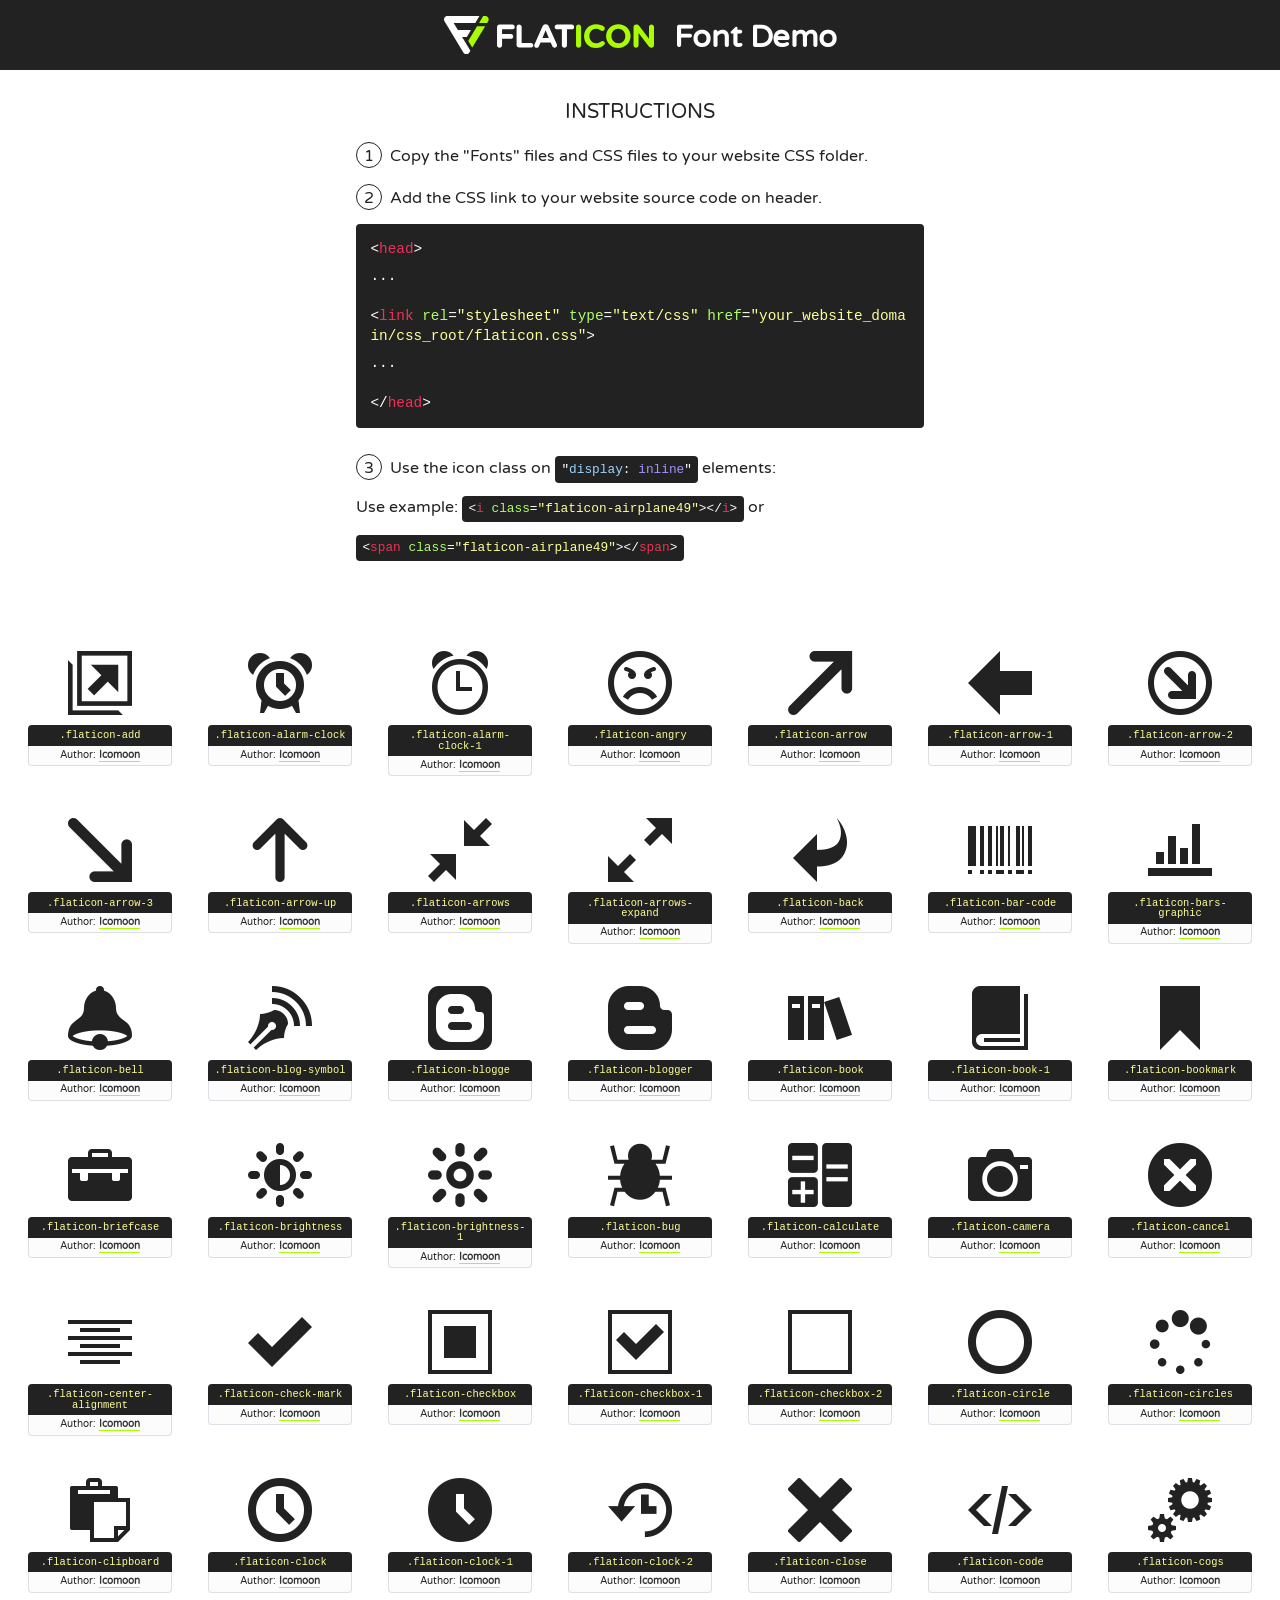
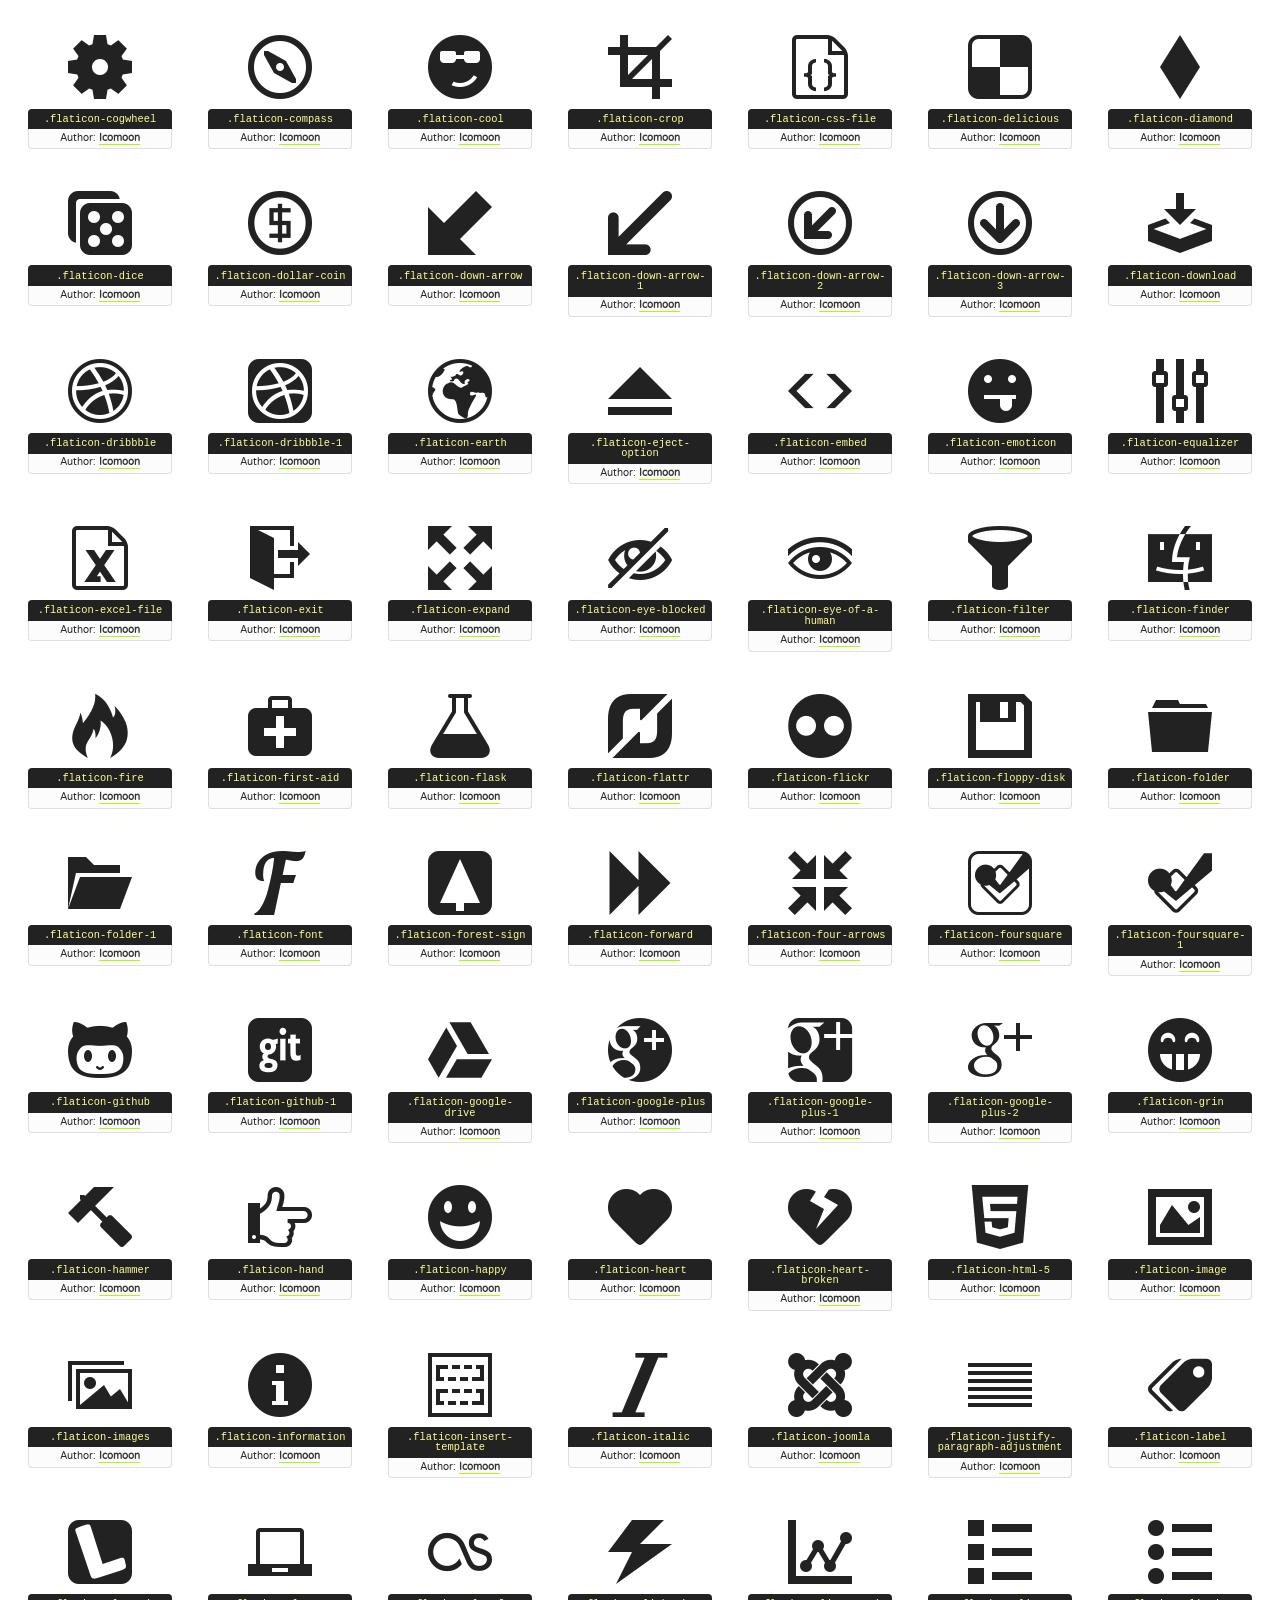
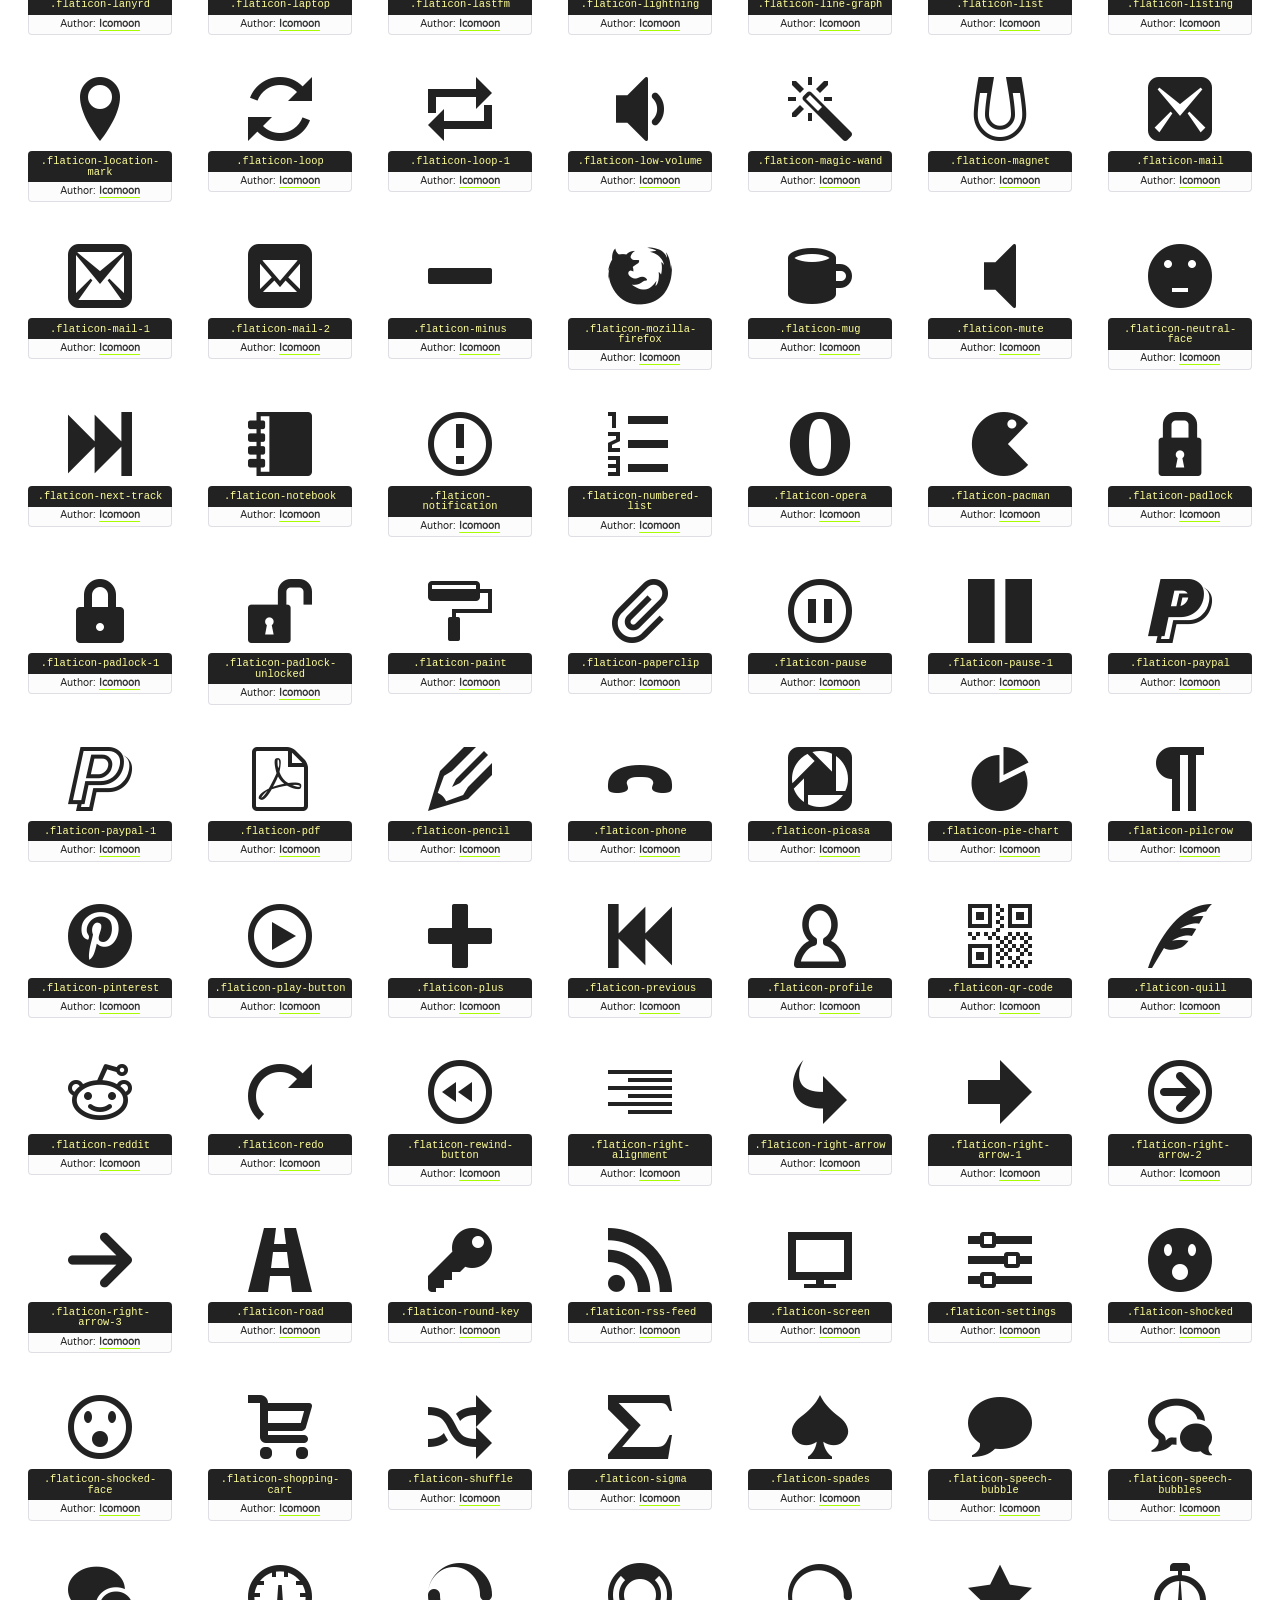
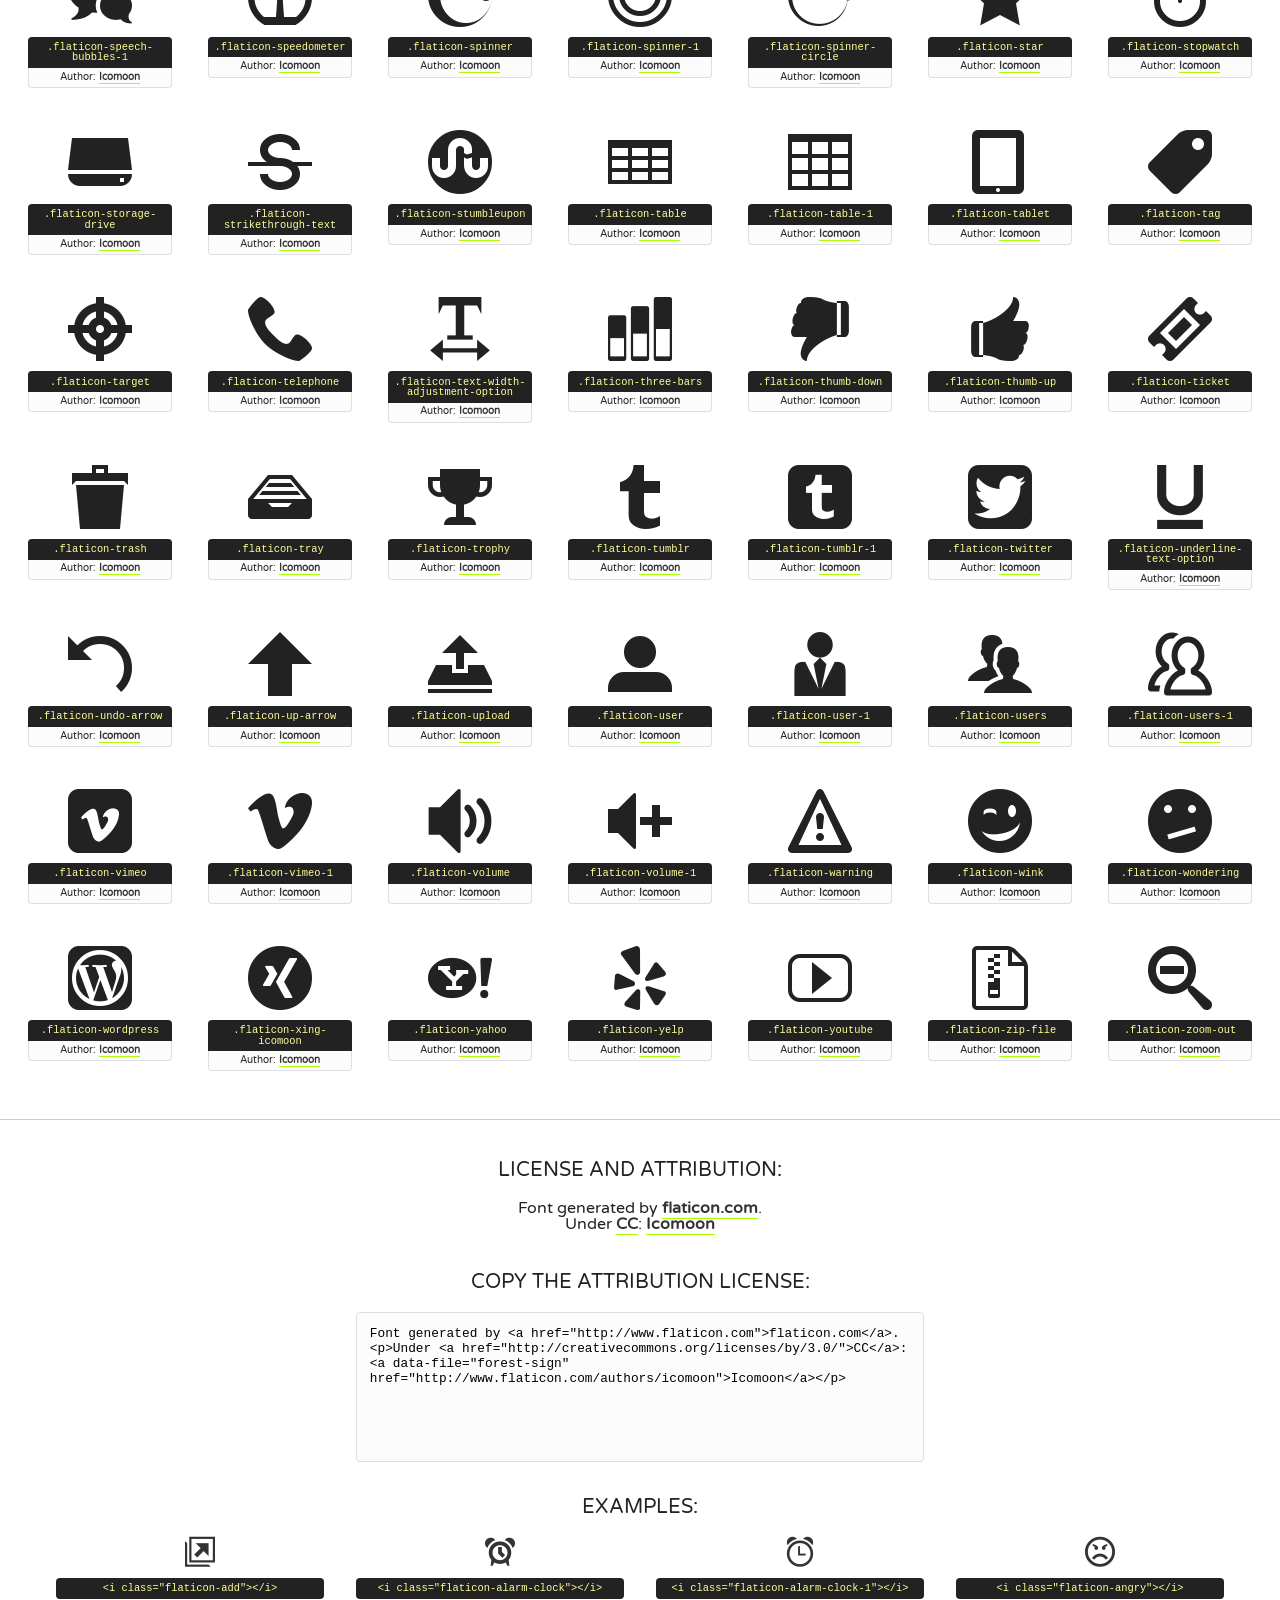
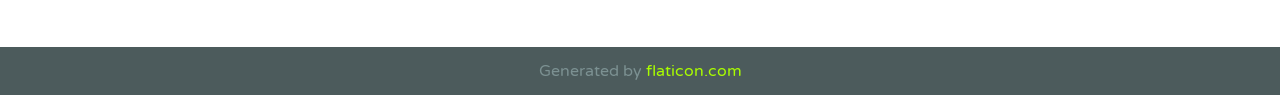
<file: 2018 지방 1과제/아이콘/110902-icomoon-free-2/font/flaticon.html>
<!DOCTYPE html>
<!--
  Flaticon icon font: Flaticon
  Creation date: 22/06/2016 15:02
-->
<html>
<!DOCTYPE html>
<html>

<head>
    <title>Flaticon WebFont</title>
    <link href="http://fonts.googleapis.com/css?family=Varela+Round" rel="stylesheet" type="text/css" />
    <link rel="stylesheet" type="text/css" href="flaticon.css">
    <meta charset="UTF-8">
    <style>
    html, body, div, span, applet, object, iframe,
    h1, h2, h3, h4, h5, h6, p, blockquote, pre,
    a, abbr, acronym, address, big, cite, code,
    del, dfn, em, img, ins, kbd, q, s, samp,
    small, strike, strong, sub, sup, tt, var,
    b, u, i, center,
    dl, dt, dd, ol, ul, li,
    fieldset, form, label, legend,
    table, caption, tbody, tfoot, thead, tr, th, td,
    article, aside, canvas, details, embed, 
    figure, figcaption, footer, header, hgroup, 
    menu, nav, output, ruby, section, summary,
    time, mark, audio, video {
        margin: 0;
        padding: 0;
        border: 0;
        font-size: 100%;
        font: inherit;
        vertical-align: baseline;
    }
    /* HTML5 display-role reset for older browsers */
    article, aside, details, figcaption, figure, 
    footer, header, hgroup, menu, nav, section {
        display: block;
    }
    body {
        line-height: 1;
    }
    ol, ul {
        list-style: none;
    }
    blockquote, q {
        quotes: none;
    }
    blockquote:before, blockquote:after,
    q:before, q:after {
        content: '';
        content: none;
    }
    table {
        border-collapse: collapse;
        border-spacing: 0;
    }
    body {
        font-family: 'Varela Round', Helvetica, Arial, sans-serif;
        font-size: 16px;
        color: #222;
    }
    a {
        color: #333;
        border-bottom: 1px solid #a9fd00;
        font-weight: bold;
        text-decoration: none;
    }
    * {
        -moz-box-sizing: border-box;
        -webkit-box-sizing: border-box;
        box-sizing: border-box;
        margin: 0;
        padding: 0;
    }
    [class^="flaticon-"]:before, [class*=" flaticon-"]:before, [class^="flaticon-"]:after, [class*=" flaticon-"]:after {
        font-family: Flaticon;
        font-size: 30px;
        font-style: normal;
        margin-left: 20px;
        color: #333;
    }
    .wrapper {
        max-width: 600px;
        margin: auto;
        padding: 0 1em;
    }
    .title {
        font-size: 1.25em;
        text-align: center;
        margin-bottom: 1em;
        text-transform: uppercase;
    }
    header {
        text-align: center;
        background-color: #222;
        color: #fff;
        padding: 1em;
    }
    header .logo {
        width: 210px;
        height: 38px;
        display: inline-block;
        vertical-align: middle;
        margin-right: 1em;
        border: none;
    }
    header strong {
        font-size: 1.95em;
        font-weight: bold;
        vertical-align: middle;
        margin-top: 5px;
        display: inline-block;
    }
    .demo {
        margin: 2em auto;
        line-height: 1.25em;
    }
    .demo ul li {
        margin-bottom: 1em;
    }
    .demo ul li .num {
        color: #222;
        border-radius: 20px;
        display: inline-block;
        width: 26px;
        padding: 3px;
        height: 26px;
        text-align: center;
        margin-right: 0.5em;
        border: 1px solid #222;
    }
    .demo ul li code {
        background-color: #222;
        border-radius: 4px;
        padding: 0.25em 0.5em;
        display: inline-block;
        color: #fff;
        font-family: Consolas,Monaco,Lucida Console,Liberation Mono,DejaVu Sans Mono,Bitstream Vera Sans Mono,Courier New, monospace;
        font-weight: lighter;
        margin-top: 1em;
        font-size: 0.8em;
        word-break: break-all;
    }
    .demo ul li code.big {
        padding: 1em;
        font-size: 0.9em;
    }
    .demo ul li code .red {
        color: #EF3159;
    }
    .demo ul li code .green {
        color: #ACFF65;
    }
    .demo ul li code .yellow {
        color: #FFFF99;
    }
    .demo ul li code .blue {
        color: #99D3FF;
    }
    .demo ul li code .purple {
        color: #A295FF;
    }
    .demo ul li code .dots {
        margin-top: 0.5em;
        display: block;
    }
    #glyphs {
        border-bottom: 1px solid #ccc;
        padding: 2em 0;
        text-align: center;
    }
    .glyph {
        display: inline-block;
        width: 9em;
        margin: 1em;
        text-align: center;
        vertical-align: top;
        background: #FFF;
    }
    .glyph .glyph-icon {
        padding: 10px;
        display: block;
        font-family:"Flaticon";
        font-size: 64px;
        line-height: 1;
    }
    .glyph .glyph-icon:before {
        font-size: 64px;
        color: #222;
        margin-left: 0;
    }
    .class-name {
        font-size: 0.65em;
        background-color: #222;
        color: #fff;
        border-radius: 4px 4px 0 0;
        padding: 0.5em;
        color: #FFFF99;
        font-family: Consolas,Monaco,Lucida Console,Liberation Mono,DejaVu Sans Mono,Bitstream Vera Sans Mono,Courier New, monospace;
    }
    .author-name {
        font-size: 0.6em;
        background-color: #fcfcfd;
        border: 1px solid #DEDEE4;
        border-top: 0;
        border-radius: 0 0 4px 4px;
        padding: 0.5em;
    }
    .class-name:last-child {
        font-size: 10px;
        color:#888;
    }
    .class-name:last-child a {
        font-size: 10px;
        color:#555;
    }
    .class-name:last-child a:hover {
        color:#a9fd00;
    }
    .glyph > input {
        display: block;
        width: 100px;
        margin: 5px auto;
        text-align: center;
        font-size: 12px;
        cursor: text;
    }
    .glyph > input.icon-input {
        font-family:"Flaticon";
        font-size: 16px;
        margin-bottom: 10px;
    }
    .attribution .title {
        margin-top: 2em;
    }
    .attribution textarea {
        background-color: #fcfcfd;
        padding: 1em;
        border: none;
        box-shadow: none;
        border: 1px solid #DEDEE4;
        border-radius: 4px;
        resize: none;
        width: 100%;
        height: 150px;
        font-size: 0.8em;
        font-family: Consolas,Monaco,Lucida Console,Liberation Mono,DejaVu Sans Mono,Bitstream Vera Sans Mono,Courier New, monospace;
        -webkit-appearance: none;
    }
    .iconsuse {
        margin: 2em auto;
        text-align: center;
        max-width: 1200px;
    }
    .iconsuse:after {
        content: '';
        display: table;
        clear: both;
    }
    .iconsuse .image {
        float: left;
        width: 25%;
        padding: 0 1em;
    }
    .iconsuse .image p {
        margin-bottom: 1em;
    }
    .iconsuse .image span {
        display: block;
        font-size: 0.65em;
        background-color: #222;
        color: #fff;
        border-radius: 4px;
        padding: 0.5em;
        color: #FFFF99;
        margin-top: 1em;
        font-family: Consolas,Monaco,Lucida Console,Liberation Mono,DejaVu Sans Mono,Bitstream Vera Sans Mono,Courier New, monospace;
    }
    #footer {
        text-align: center;
        background-color: #4C5B5C;
        color: #7c9192;
        padding: 1em;
    }
    #footer a {
        border: none;
        color: #a9fd00;
        font-weight: normal;
    }
    @media (max-width: 960px) {
        .iconsuse .image {
            width: 50%;
        }
    }
    @media (max-width: 560px) {
        .iconsuse .image {
            width: 100%;
        }
    }
    </style>
</head>

<body class="characters-off">

    <header>
        <a href="http://www.flaticon.com" target="_blank" class="logo">
            <svg version="1.1" xmlns="http://www.w3.org/2000/svg" xmlns:xlink="http://www.w3.org/1999/xlink" xmlns:a="http://ns.adobe.com/AdobeSVGViewerExtensions/3.0/" viewBox="0 0 560.875 102.036" enable-background="new 0 0 560.875 102.036" xml:space="preserve">
                <defs>
                </defs>
                <g>
                    <g class="letters">
                        <path fill="#ffffff" d="M141.596,29.675c0-3.777,2.985-6.767,6.764-6.767h34.438c3.426,0,6.15,2.728,6.15,6.15
                        c0,3.43-2.724,6.149-6.15,6.149h-27.674v13.091h23.719c3.429,0,6.151,2.724,6.151,6.15c0,3.43-2.723,6.149-6.151,6.149h-23.719
                        v17.574c0,3.773-2.986,6.761-6.764,6.761c-3.779,0-6.764-2.989-6.764-6.761V29.675z"></path>
                        <path fill="#ffffff" d="M193.844,29.149c0-3.781,2.985-6.767,6.764-6.767c3.776,0,6.763,2.985,6.763,6.767v42.957h25.039
                        c3.426,0,6.149,2.726,6.149,6.153c0,3.425-2.723,6.15-6.149,6.15h-31.802c-3.779,0-6.764-2.986-6.764-6.768V29.149z"></path>
                        <path fill="#ffffff" d="M241.891,75.71l21.438-48.407c1.492-3.341,4.215-5.357,7.906-5.357h0.792
                        c3.686,0,6.323,2.017,7.815,5.357l21.439,48.407c0.436,0.967,0.701,1.845,0.701,2.723c0,3.602-2.809,6.501-6.414,6.501
                        c-3.161,0-5.269-1.845-6.499-4.655l-4.132-9.661h-27.059l-4.301,10.102c-1.144,2.631-3.426,4.214-6.237,4.214
                        c-3.517,0-6.24-2.81-6.24-6.325C241.1,77.64,241.451,76.677,241.891,75.71z M279.932,58.666l-8.521-20.297l-8.526,20.297H279.932
                        z"></path>
                        <path fill="#ffffff" d="M314.864,35.387H301.86c-3.429,0-6.239-2.813-6.239-6.238c0-3.429,2.811-6.24,6.239-6.24h39.533
                        c3.426,0,6.237,2.811,6.237,6.24c0,3.425-2.811,6.238-6.237,6.238h-13.001v42.785c0,3.773-2.99,6.761-6.764,6.761
                        c-3.779,0-6.764-2.989-6.764-6.761V35.387z"></path>
                        <path fill="#A9FD00" d="M352.615,29.149c0-3.781,2.985-6.767,6.767-6.767c3.774,0,6.761,2.985,6.761,6.767v49.024
                        c0,3.773-2.987,6.761-6.761,6.761c-3.781,0-6.767-2.989-6.767-6.761V29.149z"></path>
                        <path fill="#A9FD00" d="M374.132,53.836v-0.179c0-17.481,13.178-31.801,32.065-31.801c9.22,0,15.459,2.458,20.557,6.238
                        c1.402,1.054,2.637,2.985,2.637,5.357c0,3.692-2.985,6.59-6.681,6.59c-1.845,0-3.071-0.702-4.044-1.319
                        c-3.776-2.813-7.729-4.393-12.562-4.393c-10.364,0-17.831,8.611-17.831,19.154v0.173c0,10.542,7.291,19.329,17.831,19.329
                        c5.715,0,9.492-1.756,13.359-4.834c1.049-0.874,2.458-1.491,4.039-1.491c3.429,0,6.325,2.813,6.325,6.236
                        c0,2.106-1.056,3.78-2.282,4.834c-5.539,4.834-12.036,7.733-21.878,7.733C387.572,85.464,374.132,71.493,374.132,53.836z"></path>
                        <path fill="#A9FD00" d="M433.009,53.836v-0.179c0-17.481,13.79-31.801,32.766-31.801c18.981,0,32.592,14.143,32.592,31.628v0.173
                        c0,17.483-13.785,31.807-32.769,31.807C446.625,85.464,433.009,71.32,433.009,53.836z M484.224,53.836v-0.179
                        c0-10.539-7.725-19.326-18.626-19.326c-10.893,0-18.449,8.611-18.449,19.154v0.173c0,10.542,7.73,19.329,18.626,19.329
                        C476.676,72.986,484.224,64.378,484.224,53.836z"></path>
                        <path fill="#A9FD00" d="M506.233,29.321c0-3.774,2.99-6.763,6.767-6.763h1.401c3.252,0,5.183,1.583,7.029,3.953l26.093,34.265
                        V29.059c0-3.692,2.99-6.677,6.681-6.677c3.683,0,6.671,2.985,6.671,6.677v48.934c0,3.78-2.987,6.765-6.764,6.765h-0.436
                        c-3.257,0-5.188-1.581-7.034-3.953l-27.056-35.492v32.944c0,3.687-2.985,6.676-6.678,6.676c-3.683,0-6.673-2.989-6.673-6.676
                        V29.321z"></path>
                    </g>
                    <g class="insignia">
                        <path fill="#ffffff" d="M48.372,56.137h12.517l11.156-18.537H37.186L25.688,18.539h57.825L94.668,0H9.271
                        C5.925,0,2.842,1.801,1.198,4.716c-1.644,2.907-1.593,6.482,0.134,9.343l50.38,83.501c1.678,2.781,4.689,4.476,7.938,4.476
                        c3.246,0,6.257-1.695,7.935-4.476l2.898-4.804L48.372,56.137z"></path>
                        <g class="i">
                            <path fill="#A9FD00" d="M93.575,18.539h0.031v0.004l21.652,0.004l2.705-4.488c1.727-2.861,1.778-6.436,0.133-9.343
                            C116.454,1.801,113.371,0,110.026,0h-5.294L93.575,18.539z"></path>
                            <polygon fill="#A9FD00" points="88.291,27.356 64.725,66.486 75.519,84.404 109.942,27.356"></polygon>
                        </g>
                    </g>
                </g>
            </svg>
        </a>
        <strong>Font Demo</strong>
    </header>


    <section class="demo wrapper">

        <p class="title">Instructions</p>

        <ul>
            <li>
                <span class="num">1</span>Copy the "Fonts" files and CSS files to your website CSS folder.
            </li>
            <li>
                <span class="num">2</span>Add the CSS link to your website source code on header.
                <code class="big">
                    &lt;<span class="red">head</span>&gt;
                    <br/><span class="dots">...</span>
                    <br/>&lt;<span class="red">link</span> <span class="green">rel</span>=<span class="yellow">"stylesheet"</span> <span class="green">type</span>=<span class="yellow">"text/css"</span> <span class="green">href</span>=<span class="yellow">"your_website_domain/css_root/flaticon.css"</span>&gt;
                    <br/><span class="dots">...</span>
                    <br/>&lt;/<span class="red">head</span>&gt;
                </code>
            </li>

            <li>
                <p>
                    <span class="num">3</span>Use the icon class on <code>"<span class="blue">display</span>:<span class="purple"> inline</span>"</code> elements:
                    <br />
                    Use example: <code>&lt;<span class="red">i</span> <span class="green">class</span>=<span class="yellow">&quot;flaticon-airplane49&quot;</span>&gt;&lt;/<span class="red">i</span>&gt;</code> or <code>&lt;<span class="red">span</span> <span class="green">class</span>=<span class="yellow">&quot;flaticon-airplane49&quot;</span>&gt;&lt;/<span class="red">span</span>&gt;</code>
            </li>
        </ul>

    </section>




   <section id="glyphs">          
    
      
        <div class="glyph"><div class="glyph-icon flaticon-add"></div>
            <div class="class-name">.flaticon-add</div>
            <div class="author-name">Author: <a data-file="add" href="http://www.flaticon.com/authors/icomoon">Icomoon</a> </div> 
        </div>        
        
        <div class="glyph"><div class="glyph-icon flaticon-alarm-clock"></div>
            <div class="class-name">.flaticon-alarm-clock</div>
            <div class="author-name">Author: <a data-file="alarm-clock" href="http://www.flaticon.com/authors/icomoon">Icomoon</a> </div> 
        </div>        
        
        <div class="glyph"><div class="glyph-icon flaticon-alarm-clock-1"></div>
            <div class="class-name">.flaticon-alarm-clock-1</div>
            <div class="author-name">Author: <a data-file="alarm-clock-1" href="http://www.flaticon.com/authors/icomoon">Icomoon</a> </div> 
        </div>        
        
        <div class="glyph"><div class="glyph-icon flaticon-angry"></div>
            <div class="class-name">.flaticon-angry</div>
            <div class="author-name">Author: <a data-file="angry" href="http://www.flaticon.com/authors/icomoon">Icomoon</a> </div> 
        </div>        
        
        <div class="glyph"><div class="glyph-icon flaticon-arrow"></div>
            <div class="class-name">.flaticon-arrow</div>
            <div class="author-name">Author: <a data-file="arrow" href="http://www.flaticon.com/authors/icomoon">Icomoon</a> </div> 
        </div>        
        
        <div class="glyph"><div class="glyph-icon flaticon-arrow-1"></div>
            <div class="class-name">.flaticon-arrow-1</div>
            <div class="author-name">Author: <a data-file="arrow-1" href="http://www.flaticon.com/authors/icomoon">Icomoon</a> </div> 
        </div>        
        
        <div class="glyph"><div class="glyph-icon flaticon-arrow-2"></div>
            <div class="class-name">.flaticon-arrow-2</div>
            <div class="author-name">Author: <a data-file="arrow-2" href="http://www.flaticon.com/authors/icomoon">Icomoon</a> </div> 
        </div>        
        
        <div class="glyph"><div class="glyph-icon flaticon-arrow-3"></div>
            <div class="class-name">.flaticon-arrow-3</div>
            <div class="author-name">Author: <a data-file="arrow-3" href="http://www.flaticon.com/authors/icomoon">Icomoon</a> </div> 
        </div>        
        
        <div class="glyph"><div class="glyph-icon flaticon-arrow-up"></div>
            <div class="class-name">.flaticon-arrow-up</div>
            <div class="author-name">Author: <a data-file="arrow-up" href="http://www.flaticon.com/authors/icomoon">Icomoon</a> </div> 
        </div>        
        
        <div class="glyph"><div class="glyph-icon flaticon-arrows"></div>
            <div class="class-name">.flaticon-arrows</div>
            <div class="author-name">Author: <a data-file="arrows" href="http://www.flaticon.com/authors/icomoon">Icomoon</a> </div> 
        </div>        
        
        <div class="glyph"><div class="glyph-icon flaticon-arrows-expand"></div>
            <div class="class-name">.flaticon-arrows-expand</div>
            <div class="author-name">Author: <a data-file="arrows-expand" href="http://www.flaticon.com/authors/icomoon">Icomoon</a> </div> 
        </div>        
        
        <div class="glyph"><div class="glyph-icon flaticon-back"></div>
            <div class="class-name">.flaticon-back</div>
            <div class="author-name">Author: <a data-file="back" href="http://www.flaticon.com/authors/icomoon">Icomoon</a> </div> 
        </div>        
        
        <div class="glyph"><div class="glyph-icon flaticon-bar-code"></div>
            <div class="class-name">.flaticon-bar-code</div>
            <div class="author-name">Author: <a data-file="bar-code" href="http://www.flaticon.com/authors/icomoon">Icomoon</a> </div> 
        </div>        
        
        <div class="glyph"><div class="glyph-icon flaticon-bars-graphic"></div>
            <div class="class-name">.flaticon-bars-graphic</div>
            <div class="author-name">Author: <a data-file="bars-graphic" href="http://www.flaticon.com/authors/icomoon">Icomoon</a> </div> 
        </div>        
        
        <div class="glyph"><div class="glyph-icon flaticon-bell"></div>
            <div class="class-name">.flaticon-bell</div>
            <div class="author-name">Author: <a data-file="bell" href="http://www.flaticon.com/authors/icomoon">Icomoon</a> </div> 
        </div>        
        
        <div class="glyph"><div class="glyph-icon flaticon-blog-symbol"></div>
            <div class="class-name">.flaticon-blog-symbol</div>
            <div class="author-name">Author: <a data-file="blog-symbol" href="http://www.flaticon.com/authors/icomoon">Icomoon</a> </div> 
        </div>        
        
        <div class="glyph"><div class="glyph-icon flaticon-blogge"></div>
            <div class="class-name">.flaticon-blogge</div>
            <div class="author-name">Author: <a data-file="blogge" href="http://www.flaticon.com/authors/icomoon">Icomoon</a> </div> 
        </div>        
        
        <div class="glyph"><div class="glyph-icon flaticon-blogger"></div>
            <div class="class-name">.flaticon-blogger</div>
            <div class="author-name">Author: <a data-file="blogger" href="http://www.flaticon.com/authors/icomoon">Icomoon</a> </div> 
        </div>        
        
        <div class="glyph"><div class="glyph-icon flaticon-book"></div>
            <div class="class-name">.flaticon-book</div>
            <div class="author-name">Author: <a data-file="book" href="http://www.flaticon.com/authors/icomoon">Icomoon</a> </div> 
        </div>        
        
        <div class="glyph"><div class="glyph-icon flaticon-book-1"></div>
            <div class="class-name">.flaticon-book-1</div>
            <div class="author-name">Author: <a data-file="book-1" href="http://www.flaticon.com/authors/icomoon">Icomoon</a> </div> 
        </div>        
        
        <div class="glyph"><div class="glyph-icon flaticon-bookmark"></div>
            <div class="class-name">.flaticon-bookmark</div>
            <div class="author-name">Author: <a data-file="bookmark" href="http://www.flaticon.com/authors/icomoon">Icomoon</a> </div> 
        </div>        
        
        <div class="glyph"><div class="glyph-icon flaticon-briefcase"></div>
            <div class="class-name">.flaticon-briefcase</div>
            <div class="author-name">Author: <a data-file="briefcase" href="http://www.flaticon.com/authors/icomoon">Icomoon</a> </div> 
        </div>        
        
        <div class="glyph"><div class="glyph-icon flaticon-brightness"></div>
            <div class="class-name">.flaticon-brightness</div>
            <div class="author-name">Author: <a data-file="brightness" href="http://www.flaticon.com/authors/icomoon">Icomoon</a> </div> 
        </div>        
        
        <div class="glyph"><div class="glyph-icon flaticon-brightness-1"></div>
            <div class="class-name">.flaticon-brightness-1</div>
            <div class="author-name">Author: <a data-file="brightness-1" href="http://www.flaticon.com/authors/icomoon">Icomoon</a> </div> 
        </div>        
        
        <div class="glyph"><div class="glyph-icon flaticon-bug"></div>
            <div class="class-name">.flaticon-bug</div>
            <div class="author-name">Author: <a data-file="bug" href="http://www.flaticon.com/authors/icomoon">Icomoon</a> </div> 
        </div>        
        
        <div class="glyph"><div class="glyph-icon flaticon-calculate"></div>
            <div class="class-name">.flaticon-calculate</div>
            <div class="author-name">Author: <a data-file="calculate" href="http://www.flaticon.com/authors/icomoon">Icomoon</a> </div> 
        </div>        
        
        <div class="glyph"><div class="glyph-icon flaticon-camera"></div>
            <div class="class-name">.flaticon-camera</div>
            <div class="author-name">Author: <a data-file="camera" href="http://www.flaticon.com/authors/icomoon">Icomoon</a> </div> 
        </div>        
        
        <div class="glyph"><div class="glyph-icon flaticon-cancel"></div>
            <div class="class-name">.flaticon-cancel</div>
            <div class="author-name">Author: <a data-file="cancel" href="http://www.flaticon.com/authors/icomoon">Icomoon</a> </div> 
        </div>        
        
        <div class="glyph"><div class="glyph-icon flaticon-center-alignment"></div>
            <div class="class-name">.flaticon-center-alignment</div>
            <div class="author-name">Author: <a data-file="center-alignment" href="http://www.flaticon.com/authors/icomoon">Icomoon</a> </div> 
        </div>        
        
        <div class="glyph"><div class="glyph-icon flaticon-check-mark"></div>
            <div class="class-name">.flaticon-check-mark</div>
            <div class="author-name">Author: <a data-file="check-mark" href="http://www.flaticon.com/authors/icomoon">Icomoon</a> </div> 
        </div>        
        
        <div class="glyph"><div class="glyph-icon flaticon-checkbox"></div>
            <div class="class-name">.flaticon-checkbox</div>
            <div class="author-name">Author: <a data-file="checkbox" href="http://www.flaticon.com/authors/icomoon">Icomoon</a> </div> 
        </div>        
        
        <div class="glyph"><div class="glyph-icon flaticon-checkbox-1"></div>
            <div class="class-name">.flaticon-checkbox-1</div>
            <div class="author-name">Author: <a data-file="checkbox-1" href="http://www.flaticon.com/authors/icomoon">Icomoon</a> </div> 
        </div>        
        
        <div class="glyph"><div class="glyph-icon flaticon-checkbox-2"></div>
            <div class="class-name">.flaticon-checkbox-2</div>
            <div class="author-name">Author: <a data-file="checkbox-2" href="http://www.flaticon.com/authors/icomoon">Icomoon</a> </div> 
        </div>        
        
        <div class="glyph"><div class="glyph-icon flaticon-circle"></div>
            <div class="class-name">.flaticon-circle</div>
            <div class="author-name">Author: <a data-file="circle" href="http://www.flaticon.com/authors/icomoon">Icomoon</a> </div> 
        </div>        
        
        <div class="glyph"><div class="glyph-icon flaticon-circles"></div>
            <div class="class-name">.flaticon-circles</div>
            <div class="author-name">Author: <a data-file="circles" href="http://www.flaticon.com/authors/icomoon">Icomoon</a> </div> 
        </div>        
        
        <div class="glyph"><div class="glyph-icon flaticon-clipboard"></div>
            <div class="class-name">.flaticon-clipboard</div>
            <div class="author-name">Author: <a data-file="clipboard" href="http://www.flaticon.com/authors/icomoon">Icomoon</a> </div> 
        </div>        
        
        <div class="glyph"><div class="glyph-icon flaticon-clock"></div>
            <div class="class-name">.flaticon-clock</div>
            <div class="author-name">Author: <a data-file="clock" href="http://www.flaticon.com/authors/icomoon">Icomoon</a> </div> 
        </div>        
        
        <div class="glyph"><div class="glyph-icon flaticon-clock-1"></div>
            <div class="class-name">.flaticon-clock-1</div>
            <div class="author-name">Author: <a data-file="clock-1" href="http://www.flaticon.com/authors/icomoon">Icomoon</a> </div> 
        </div>        
        
        <div class="glyph"><div class="glyph-icon flaticon-clock-2"></div>
            <div class="class-name">.flaticon-clock-2</div>
            <div class="author-name">Author: <a data-file="clock-2" href="http://www.flaticon.com/authors/icomoon">Icomoon</a> </div> 
        </div>        
        
        <div class="glyph"><div class="glyph-icon flaticon-close"></div>
            <div class="class-name">.flaticon-close</div>
            <div class="author-name">Author: <a data-file="close" href="http://www.flaticon.com/authors/icomoon">Icomoon</a> </div> 
        </div>        
        
        <div class="glyph"><div class="glyph-icon flaticon-code"></div>
            <div class="class-name">.flaticon-code</div>
            <div class="author-name">Author: <a data-file="code" href="http://www.flaticon.com/authors/icomoon">Icomoon</a> </div> 
        </div>        
        
        <div class="glyph"><div class="glyph-icon flaticon-cogs"></div>
            <div class="class-name">.flaticon-cogs</div>
            <div class="author-name">Author: <a data-file="cogs" href="http://www.flaticon.com/authors/icomoon">Icomoon</a> </div> 
        </div>        
        
        <div class="glyph"><div class="glyph-icon flaticon-cogwheel"></div>
            <div class="class-name">.flaticon-cogwheel</div>
            <div class="author-name">Author: <a data-file="cogwheel" href="http://www.flaticon.com/authors/icomoon">Icomoon</a> </div> 
        </div>        
        
        <div class="glyph"><div class="glyph-icon flaticon-compass"></div>
            <div class="class-name">.flaticon-compass</div>
            <div class="author-name">Author: <a data-file="compass" href="http://www.flaticon.com/authors/icomoon">Icomoon</a> </div> 
        </div>        
        
        <div class="glyph"><div class="glyph-icon flaticon-cool"></div>
            <div class="class-name">.flaticon-cool</div>
            <div class="author-name">Author: <a data-file="cool" href="http://www.flaticon.com/authors/icomoon">Icomoon</a> </div> 
        </div>        
        
        <div class="glyph"><div class="glyph-icon flaticon-crop"></div>
            <div class="class-name">.flaticon-crop</div>
            <div class="author-name">Author: <a data-file="crop" href="http://www.flaticon.com/authors/icomoon">Icomoon</a> </div> 
        </div>        
        
        <div class="glyph"><div class="glyph-icon flaticon-css-file"></div>
            <div class="class-name">.flaticon-css-file</div>
            <div class="author-name">Author: <a data-file="css-file" href="http://www.flaticon.com/authors/icomoon">Icomoon</a> </div> 
        </div>        
        
        <div class="glyph"><div class="glyph-icon flaticon-delicious"></div>
            <div class="class-name">.flaticon-delicious</div>
            <div class="author-name">Author: <a data-file="delicious" href="http://www.flaticon.com/authors/icomoon">Icomoon</a> </div> 
        </div>        
        
        <div class="glyph"><div class="glyph-icon flaticon-diamond"></div>
            <div class="class-name">.flaticon-diamond</div>
            <div class="author-name">Author: <a data-file="diamond" href="http://www.flaticon.com/authors/icomoon">Icomoon</a> </div> 
        </div>        
        
        <div class="glyph"><div class="glyph-icon flaticon-dice"></div>
            <div class="class-name">.flaticon-dice</div>
            <div class="author-name">Author: <a data-file="dice" href="http://www.flaticon.com/authors/icomoon">Icomoon</a> </div> 
        </div>        
        
        <div class="glyph"><div class="glyph-icon flaticon-dollar-coin"></div>
            <div class="class-name">.flaticon-dollar-coin</div>
            <div class="author-name">Author: <a data-file="dollar-coin" href="http://www.flaticon.com/authors/icomoon">Icomoon</a> </div> 
        </div>        
        
        <div class="glyph"><div class="glyph-icon flaticon-down-arrow"></div>
            <div class="class-name">.flaticon-down-arrow</div>
            <div class="author-name">Author: <a data-file="down-arrow" href="http://www.flaticon.com/authors/icomoon">Icomoon</a> </div> 
        </div>        
        
        <div class="glyph"><div class="glyph-icon flaticon-down-arrow-1"></div>
            <div class="class-name">.flaticon-down-arrow-1</div>
            <div class="author-name">Author: <a data-file="down-arrow-1" href="http://www.flaticon.com/authors/icomoon">Icomoon</a> </div> 
        </div>        
        
        <div class="glyph"><div class="glyph-icon flaticon-down-arrow-2"></div>
            <div class="class-name">.flaticon-down-arrow-2</div>
            <div class="author-name">Author: <a data-file="down-arrow-2" href="http://www.flaticon.com/authors/icomoon">Icomoon</a> </div> 
        </div>        
        
        <div class="glyph"><div class="glyph-icon flaticon-down-arrow-3"></div>
            <div class="class-name">.flaticon-down-arrow-3</div>
            <div class="author-name">Author: <a data-file="down-arrow-3" href="http://www.flaticon.com/authors/icomoon">Icomoon</a> </div> 
        </div>        
        
        <div class="glyph"><div class="glyph-icon flaticon-download"></div>
            <div class="class-name">.flaticon-download</div>
            <div class="author-name">Author: <a data-file="download" href="http://www.flaticon.com/authors/icomoon">Icomoon</a> </div> 
        </div>        
        
        <div class="glyph"><div class="glyph-icon flaticon-dribbble"></div>
            <div class="class-name">.flaticon-dribbble</div>
            <div class="author-name">Author: <a data-file="dribbble" href="http://www.flaticon.com/authors/icomoon">Icomoon</a> </div> 
        </div>        
        
        <div class="glyph"><div class="glyph-icon flaticon-dribbble-1"></div>
            <div class="class-name">.flaticon-dribbble-1</div>
            <div class="author-name">Author: <a data-file="dribbble-1" href="http://www.flaticon.com/authors/icomoon">Icomoon</a> </div> 
        </div>        
        
        <div class="glyph"><div class="glyph-icon flaticon-earth"></div>
            <div class="class-name">.flaticon-earth</div>
            <div class="author-name">Author: <a data-file="earth" href="http://www.flaticon.com/authors/icomoon">Icomoon</a> </div> 
        </div>        
        
        <div class="glyph"><div class="glyph-icon flaticon-eject-option"></div>
            <div class="class-name">.flaticon-eject-option</div>
            <div class="author-name">Author: <a data-file="eject-option" href="http://www.flaticon.com/authors/icomoon">Icomoon</a> </div> 
        </div>        
        
        <div class="glyph"><div class="glyph-icon flaticon-embed"></div>
            <div class="class-name">.flaticon-embed</div>
            <div class="author-name">Author: <a data-file="embed" href="http://www.flaticon.com/authors/icomoon">Icomoon</a> </div> 
        </div>        
        
        <div class="glyph"><div class="glyph-icon flaticon-emoticon"></div>
            <div class="class-name">.flaticon-emoticon</div>
            <div class="author-name">Author: <a data-file="emoticon" href="http://www.flaticon.com/authors/icomoon">Icomoon</a> </div> 
        </div>        
        
        <div class="glyph"><div class="glyph-icon flaticon-equalizer"></div>
            <div class="class-name">.flaticon-equalizer</div>
            <div class="author-name">Author: <a data-file="equalizer" href="http://www.flaticon.com/authors/icomoon">Icomoon</a> </div> 
        </div>        
        
        <div class="glyph"><div class="glyph-icon flaticon-excel-file"></div>
            <div class="class-name">.flaticon-excel-file</div>
            <div class="author-name">Author: <a data-file="excel-file" href="http://www.flaticon.com/authors/icomoon">Icomoon</a> </div> 
        </div>        
        
        <div class="glyph"><div class="glyph-icon flaticon-exit"></div>
            <div class="class-name">.flaticon-exit</div>
            <div class="author-name">Author: <a data-file="exit" href="http://www.flaticon.com/authors/icomoon">Icomoon</a> </div> 
        </div>        
        
        <div class="glyph"><div class="glyph-icon flaticon-expand"></div>
            <div class="class-name">.flaticon-expand</div>
            <div class="author-name">Author: <a data-file="expand" href="http://www.flaticon.com/authors/icomoon">Icomoon</a> </div> 
        </div>        
        
        <div class="glyph"><div class="glyph-icon flaticon-eye-blocked"></div>
            <div class="class-name">.flaticon-eye-blocked</div>
            <div class="author-name">Author: <a data-file="eye-blocked" href="http://www.flaticon.com/authors/icomoon">Icomoon</a> </div> 
        </div>        
        
        <div class="glyph"><div class="glyph-icon flaticon-eye-of-a-human"></div>
            <div class="class-name">.flaticon-eye-of-a-human</div>
            <div class="author-name">Author: <a data-file="eye-of-a-human" href="http://www.flaticon.com/authors/icomoon">Icomoon</a> </div> 
        </div>        
        
        <div class="glyph"><div class="glyph-icon flaticon-filter"></div>
            <div class="class-name">.flaticon-filter</div>
            <div class="author-name">Author: <a data-file="filter" href="http://www.flaticon.com/authors/icomoon">Icomoon</a> </div> 
        </div>        
        
        <div class="glyph"><div class="glyph-icon flaticon-finder"></div>
            <div class="class-name">.flaticon-finder</div>
            <div class="author-name">Author: <a data-file="finder" href="http://www.flaticon.com/authors/icomoon">Icomoon</a> </div> 
        </div>        
        
        <div class="glyph"><div class="glyph-icon flaticon-fire"></div>
            <div class="class-name">.flaticon-fire</div>
            <div class="author-name">Author: <a data-file="fire" href="http://www.flaticon.com/authors/icomoon">Icomoon</a> </div> 
        </div>        
        
        <div class="glyph"><div class="glyph-icon flaticon-first-aid"></div>
            <div class="class-name">.flaticon-first-aid</div>
            <div class="author-name">Author: <a data-file="first-aid" href="http://www.flaticon.com/authors/icomoon">Icomoon</a> </div> 
        </div>        
        
        <div class="glyph"><div class="glyph-icon flaticon-flask"></div>
            <div class="class-name">.flaticon-flask</div>
            <div class="author-name">Author: <a data-file="flask" href="http://www.flaticon.com/authors/icomoon">Icomoon</a> </div> 
        </div>        
        
        <div class="glyph"><div class="glyph-icon flaticon-flattr"></div>
            <div class="class-name">.flaticon-flattr</div>
            <div class="author-name">Author: <a data-file="flattr" href="http://www.flaticon.com/authors/icomoon">Icomoon</a> </div> 
        </div>        
        
        <div class="glyph"><div class="glyph-icon flaticon-flickr"></div>
            <div class="class-name">.flaticon-flickr</div>
            <div class="author-name">Author: <a data-file="flickr" href="http://www.flaticon.com/authors/icomoon">Icomoon</a> </div> 
        </div>        
        
        <div class="glyph"><div class="glyph-icon flaticon-floppy-disk"></div>
            <div class="class-name">.flaticon-floppy-disk</div>
            <div class="author-name">Author: <a data-file="floppy-disk" href="http://www.flaticon.com/authors/icomoon">Icomoon</a> </div> 
        </div>        
        
        <div class="glyph"><div class="glyph-icon flaticon-folder"></div>
            <div class="class-name">.flaticon-folder</div>
            <div class="author-name">Author: <a data-file="folder" href="http://www.flaticon.com/authors/icomoon">Icomoon</a> </div> 
        </div>        
        
        <div class="glyph"><div class="glyph-icon flaticon-folder-1"></div>
            <div class="class-name">.flaticon-folder-1</div>
            <div class="author-name">Author: <a data-file="folder-1" href="http://www.flaticon.com/authors/icomoon">Icomoon</a> </div> 
        </div>        
        
        <div class="glyph"><div class="glyph-icon flaticon-font"></div>
            <div class="class-name">.flaticon-font</div>
            <div class="author-name">Author: <a data-file="font" href="http://www.flaticon.com/authors/icomoon">Icomoon</a> </div> 
        </div>        
        
        <div class="glyph"><div class="glyph-icon flaticon-forest-sign"></div>
            <div class="class-name">.flaticon-forest-sign</div>
            <div class="author-name">Author: <a data-file="forest-sign" href="http://www.flaticon.com/authors/icomoon">Icomoon</a> </div> 
        </div>        
        
        <div class="glyph"><div class="glyph-icon flaticon-forward"></div>
            <div class="class-name">.flaticon-forward</div>
            <div class="author-name">Author: <a data-file="forward" href="http://www.flaticon.com/authors/icomoon">Icomoon</a> </div> 
        </div>        
        
        <div class="glyph"><div class="glyph-icon flaticon-four-arrows"></div>
            <div class="class-name">.flaticon-four-arrows</div>
            <div class="author-name">Author: <a data-file="four-arrows" href="http://www.flaticon.com/authors/icomoon">Icomoon</a> </div> 
        </div>        
        
        <div class="glyph"><div class="glyph-icon flaticon-foursquare"></div>
            <div class="class-name">.flaticon-foursquare</div>
            <div class="author-name">Author: <a data-file="foursquare" href="http://www.flaticon.com/authors/icomoon">Icomoon</a> </div> 
        </div>        
        
        <div class="glyph"><div class="glyph-icon flaticon-foursquare-1"></div>
            <div class="class-name">.flaticon-foursquare-1</div>
            <div class="author-name">Author: <a data-file="foursquare-1" href="http://www.flaticon.com/authors/icomoon">Icomoon</a> </div> 
        </div>        
        
        <div class="glyph"><div class="glyph-icon flaticon-github"></div>
            <div class="class-name">.flaticon-github</div>
            <div class="author-name">Author: <a data-file="github" href="http://www.flaticon.com/authors/icomoon">Icomoon</a> </div> 
        </div>        
        
        <div class="glyph"><div class="glyph-icon flaticon-github-1"></div>
            <div class="class-name">.flaticon-github-1</div>
            <div class="author-name">Author: <a data-file="github-1" href="http://www.flaticon.com/authors/icomoon">Icomoon</a> </div> 
        </div>        
        
        <div class="glyph"><div class="glyph-icon flaticon-google-drive"></div>
            <div class="class-name">.flaticon-google-drive</div>
            <div class="author-name">Author: <a data-file="google-drive" href="http://www.flaticon.com/authors/icomoon">Icomoon</a> </div> 
        </div>        
        
        <div class="glyph"><div class="glyph-icon flaticon-google-plus"></div>
            <div class="class-name">.flaticon-google-plus</div>
            <div class="author-name">Author: <a data-file="google-plus" href="http://www.flaticon.com/authors/icomoon">Icomoon</a> </div> 
        </div>        
        
        <div class="glyph"><div class="glyph-icon flaticon-google-plus-1"></div>
            <div class="class-name">.flaticon-google-plus-1</div>
            <div class="author-name">Author: <a data-file="google-plus-1" href="http://www.flaticon.com/authors/icomoon">Icomoon</a> </div> 
        </div>        
        
        <div class="glyph"><div class="glyph-icon flaticon-google-plus-2"></div>
            <div class="class-name">.flaticon-google-plus-2</div>
            <div class="author-name">Author: <a data-file="google-plus-2" href="http://www.flaticon.com/authors/icomoon">Icomoon</a> </div> 
        </div>        
        
        <div class="glyph"><div class="glyph-icon flaticon-grin"></div>
            <div class="class-name">.flaticon-grin</div>
            <div class="author-name">Author: <a data-file="grin" href="http://www.flaticon.com/authors/icomoon">Icomoon</a> </div> 
        </div>        
        
        <div class="glyph"><div class="glyph-icon flaticon-hammer"></div>
            <div class="class-name">.flaticon-hammer</div>
            <div class="author-name">Author: <a data-file="hammer" href="http://www.flaticon.com/authors/icomoon">Icomoon</a> </div> 
        </div>        
        
        <div class="glyph"><div class="glyph-icon flaticon-hand"></div>
            <div class="class-name">.flaticon-hand</div>
            <div class="author-name">Author: <a data-file="hand" href="http://www.flaticon.com/authors/icomoon">Icomoon</a> </div> 
        </div>        
        
        <div class="glyph"><div class="glyph-icon flaticon-happy"></div>
            <div class="class-name">.flaticon-happy</div>
            <div class="author-name">Author: <a data-file="happy" href="http://www.flaticon.com/authors/icomoon">Icomoon</a> </div> 
        </div>        
        
        <div class="glyph"><div class="glyph-icon flaticon-heart"></div>
            <div class="class-name">.flaticon-heart</div>
            <div class="author-name">Author: <a data-file="heart" href="http://www.flaticon.com/authors/icomoon">Icomoon</a> </div> 
        </div>        
        
        <div class="glyph"><div class="glyph-icon flaticon-heart-broken"></div>
            <div class="class-name">.flaticon-heart-broken</div>
            <div class="author-name">Author: <a data-file="heart-broken" href="http://www.flaticon.com/authors/icomoon">Icomoon</a> </div> 
        </div>        
        
        <div class="glyph"><div class="glyph-icon flaticon-html-5"></div>
            <div class="class-name">.flaticon-html-5</div>
            <div class="author-name">Author: <a data-file="html-5" href="http://www.flaticon.com/authors/icomoon">Icomoon</a> </div> 
        </div>        
        
        <div class="glyph"><div class="glyph-icon flaticon-image"></div>
            <div class="class-name">.flaticon-image</div>
            <div class="author-name">Author: <a data-file="image" href="http://www.flaticon.com/authors/icomoon">Icomoon</a> </div> 
        </div>        
        
        <div class="glyph"><div class="glyph-icon flaticon-images"></div>
            <div class="class-name">.flaticon-images</div>
            <div class="author-name">Author: <a data-file="images" href="http://www.flaticon.com/authors/icomoon">Icomoon</a> </div> 
        </div>        
        
        <div class="glyph"><div class="glyph-icon flaticon-information"></div>
            <div class="class-name">.flaticon-information</div>
            <div class="author-name">Author: <a data-file="information" href="http://www.flaticon.com/authors/icomoon">Icomoon</a> </div> 
        </div>        
        
        <div class="glyph"><div class="glyph-icon flaticon-insert-template"></div>
            <div class="class-name">.flaticon-insert-template</div>
            <div class="author-name">Author: <a data-file="insert-template" href="http://www.flaticon.com/authors/icomoon">Icomoon</a> </div> 
        </div>        
        
        <div class="glyph"><div class="glyph-icon flaticon-italic"></div>
            <div class="class-name">.flaticon-italic</div>
            <div class="author-name">Author: <a data-file="italic" href="http://www.flaticon.com/authors/icomoon">Icomoon</a> </div> 
        </div>        
        
        <div class="glyph"><div class="glyph-icon flaticon-joomla"></div>
            <div class="class-name">.flaticon-joomla</div>
            <div class="author-name">Author: <a data-file="joomla" href="http://www.flaticon.com/authors/icomoon">Icomoon</a> </div> 
        </div>        
        
        <div class="glyph"><div class="glyph-icon flaticon-justify-paragraph-adjustment"></div>
            <div class="class-name">.flaticon-justify-paragraph-adjustment</div>
            <div class="author-name">Author: <a data-file="justify-paragraph-adjustment" href="http://www.flaticon.com/authors/icomoon">Icomoon</a> </div> 
        </div>        
        
        <div class="glyph"><div class="glyph-icon flaticon-label"></div>
            <div class="class-name">.flaticon-label</div>
            <div class="author-name">Author: <a data-file="label" href="http://www.flaticon.com/authors/icomoon">Icomoon</a> </div> 
        </div>        
        
        <div class="glyph"><div class="glyph-icon flaticon-lanyrd"></div>
            <div class="class-name">.flaticon-lanyrd</div>
            <div class="author-name">Author: <a data-file="lanyrd" href="http://www.flaticon.com/authors/icomoon">Icomoon</a> </div> 
        </div>        
        
        <div class="glyph"><div class="glyph-icon flaticon-laptop"></div>
            <div class="class-name">.flaticon-laptop</div>
            <div class="author-name">Author: <a data-file="laptop" href="http://www.flaticon.com/authors/icomoon">Icomoon</a> </div> 
        </div>        
        
        <div class="glyph"><div class="glyph-icon flaticon-lastfm"></div>
            <div class="class-name">.flaticon-lastfm</div>
            <div class="author-name">Author: <a data-file="lastfm" href="http://www.flaticon.com/authors/icomoon">Icomoon</a> </div> 
        </div>        
        
        <div class="glyph"><div class="glyph-icon flaticon-lightning"></div>
            <div class="class-name">.flaticon-lightning</div>
            <div class="author-name">Author: <a data-file="lightning" href="http://www.flaticon.com/authors/icomoon">Icomoon</a> </div> 
        </div>        
        
        <div class="glyph"><div class="glyph-icon flaticon-line-graph"></div>
            <div class="class-name">.flaticon-line-graph</div>
            <div class="author-name">Author: <a data-file="line-graph" href="http://www.flaticon.com/authors/icomoon">Icomoon</a> </div> 
        </div>        
        
        <div class="glyph"><div class="glyph-icon flaticon-list"></div>
            <div class="class-name">.flaticon-list</div>
            <div class="author-name">Author: <a data-file="list" href="http://www.flaticon.com/authors/icomoon">Icomoon</a> </div> 
        </div>        
        
        <div class="glyph"><div class="glyph-icon flaticon-listing"></div>
            <div class="class-name">.flaticon-listing</div>
            <div class="author-name">Author: <a data-file="listing" href="http://www.flaticon.com/authors/icomoon">Icomoon</a> </div> 
        </div>        
        
        <div class="glyph"><div class="glyph-icon flaticon-location-mark"></div>
            <div class="class-name">.flaticon-location-mark</div>
            <div class="author-name">Author: <a data-file="location-mark" href="http://www.flaticon.com/authors/icomoon">Icomoon</a> </div> 
        </div>        
        
        <div class="glyph"><div class="glyph-icon flaticon-loop"></div>
            <div class="class-name">.flaticon-loop</div>
            <div class="author-name">Author: <a data-file="loop" href="http://www.flaticon.com/authors/icomoon">Icomoon</a> </div> 
        </div>        
        
        <div class="glyph"><div class="glyph-icon flaticon-loop-1"></div>
            <div class="class-name">.flaticon-loop-1</div>
            <div class="author-name">Author: <a data-file="loop-1" href="http://www.flaticon.com/authors/icomoon">Icomoon</a> </div> 
        </div>        
        
        <div class="glyph"><div class="glyph-icon flaticon-low-volume"></div>
            <div class="class-name">.flaticon-low-volume</div>
            <div class="author-name">Author: <a data-file="low-volume" href="http://www.flaticon.com/authors/icomoon">Icomoon</a> </div> 
        </div>        
        
        <div class="glyph"><div class="glyph-icon flaticon-magic-wand"></div>
            <div class="class-name">.flaticon-magic-wand</div>
            <div class="author-name">Author: <a data-file="magic-wand" href="http://www.flaticon.com/authors/icomoon">Icomoon</a> </div> 
        </div>        
        
        <div class="glyph"><div class="glyph-icon flaticon-magnet"></div>
            <div class="class-name">.flaticon-magnet</div>
            <div class="author-name">Author: <a data-file="magnet" href="http://www.flaticon.com/authors/icomoon">Icomoon</a> </div> 
        </div>        
        
        <div class="glyph"><div class="glyph-icon flaticon-mail"></div>
            <div class="class-name">.flaticon-mail</div>
            <div class="author-name">Author: <a data-file="mail" href="http://www.flaticon.com/authors/icomoon">Icomoon</a> </div> 
        </div>        
        
        <div class="glyph"><div class="glyph-icon flaticon-mail-1"></div>
            <div class="class-name">.flaticon-mail-1</div>
            <div class="author-name">Author: <a data-file="mail-1" href="http://www.flaticon.com/authors/icomoon">Icomoon</a> </div> 
        </div>        
        
        <div class="glyph"><div class="glyph-icon flaticon-mail-2"></div>
            <div class="class-name">.flaticon-mail-2</div>
            <div class="author-name">Author: <a data-file="mail-2" href="http://www.flaticon.com/authors/icomoon">Icomoon</a> </div> 
        </div>        
        
        <div class="glyph"><div class="glyph-icon flaticon-minus"></div>
            <div class="class-name">.flaticon-minus</div>
            <div class="author-name">Author: <a data-file="minus" href="http://www.flaticon.com/authors/icomoon">Icomoon</a> </div> 
        </div>        
        
        <div class="glyph"><div class="glyph-icon flaticon-mozilla-firefox"></div>
            <div class="class-name">.flaticon-mozilla-firefox</div>
            <div class="author-name">Author: <a data-file="mozilla-firefox" href="http://www.flaticon.com/authors/icomoon">Icomoon</a> </div> 
        </div>        
        
        <div class="glyph"><div class="glyph-icon flaticon-mug"></div>
            <div class="class-name">.flaticon-mug</div>
            <div class="author-name">Author: <a data-file="mug" href="http://www.flaticon.com/authors/icomoon">Icomoon</a> </div> 
        </div>        
        
        <div class="glyph"><div class="glyph-icon flaticon-mute"></div>
            <div class="class-name">.flaticon-mute</div>
            <div class="author-name">Author: <a data-file="mute" href="http://www.flaticon.com/authors/icomoon">Icomoon</a> </div> 
        </div>        
        
        <div class="glyph"><div class="glyph-icon flaticon-neutral-face"></div>
            <div class="class-name">.flaticon-neutral-face</div>
            <div class="author-name">Author: <a data-file="neutral-face" href="http://www.flaticon.com/authors/icomoon">Icomoon</a> </div> 
        </div>        
        
        <div class="glyph"><div class="glyph-icon flaticon-next-track"></div>
            <div class="class-name">.flaticon-next-track</div>
            <div class="author-name">Author: <a data-file="next-track" href="http://www.flaticon.com/authors/icomoon">Icomoon</a> </div> 
        </div>        
        
        <div class="glyph"><div class="glyph-icon flaticon-notebook"></div>
            <div class="class-name">.flaticon-notebook</div>
            <div class="author-name">Author: <a data-file="notebook" href="http://www.flaticon.com/authors/icomoon">Icomoon</a> </div> 
        </div>        
        
        <div class="glyph"><div class="glyph-icon flaticon-notification"></div>
            <div class="class-name">.flaticon-notification</div>
            <div class="author-name">Author: <a data-file="notification" href="http://www.flaticon.com/authors/icomoon">Icomoon</a> </div> 
        </div>        
        
        <div class="glyph"><div class="glyph-icon flaticon-numbered-list"></div>
            <div class="class-name">.flaticon-numbered-list</div>
            <div class="author-name">Author: <a data-file="numbered-list" href="http://www.flaticon.com/authors/icomoon">Icomoon</a> </div> 
        </div>        
        
        <div class="glyph"><div class="glyph-icon flaticon-opera"></div>
            <div class="class-name">.flaticon-opera</div>
            <div class="author-name">Author: <a data-file="opera" href="http://www.flaticon.com/authors/icomoon">Icomoon</a> </div> 
        </div>        
        
        <div class="glyph"><div class="glyph-icon flaticon-pacman"></div>
            <div class="class-name">.flaticon-pacman</div>
            <div class="author-name">Author: <a data-file="pacman" href="http://www.flaticon.com/authors/icomoon">Icomoon</a> </div> 
        </div>        
        
        <div class="glyph"><div class="glyph-icon flaticon-padlock"></div>
            <div class="class-name">.flaticon-padlock</div>
            <div class="author-name">Author: <a data-file="padlock" href="http://www.flaticon.com/authors/icomoon">Icomoon</a> </div> 
        </div>        
        
        <div class="glyph"><div class="glyph-icon flaticon-padlock-1"></div>
            <div class="class-name">.flaticon-padlock-1</div>
            <div class="author-name">Author: <a data-file="padlock-1" href="http://www.flaticon.com/authors/icomoon">Icomoon</a> </div> 
        </div>        
        
        <div class="glyph"><div class="glyph-icon flaticon-padlock-unlocked"></div>
            <div class="class-name">.flaticon-padlock-unlocked</div>
            <div class="author-name">Author: <a data-file="padlock-unlocked" href="http://www.flaticon.com/authors/icomoon">Icomoon</a> </div> 
        </div>        
        
        <div class="glyph"><div class="glyph-icon flaticon-paint"></div>
            <div class="class-name">.flaticon-paint</div>
            <div class="author-name">Author: <a data-file="paint" href="http://www.flaticon.com/authors/icomoon">Icomoon</a> </div> 
        </div>        
        
        <div class="glyph"><div class="glyph-icon flaticon-paperclip"></div>
            <div class="class-name">.flaticon-paperclip</div>
            <div class="author-name">Author: <a data-file="paperclip" href="http://www.flaticon.com/authors/icomoon">Icomoon</a> </div> 
        </div>        
        
        <div class="glyph"><div class="glyph-icon flaticon-pause"></div>
            <div class="class-name">.flaticon-pause</div>
            <div class="author-name">Author: <a data-file="pause" href="http://www.flaticon.com/authors/icomoon">Icomoon</a> </div> 
        </div>        
        
        <div class="glyph"><div class="glyph-icon flaticon-pause-1"></div>
            <div class="class-name">.flaticon-pause-1</div>
            <div class="author-name">Author: <a data-file="pause-1" href="http://www.flaticon.com/authors/icomoon">Icomoon</a> </div> 
        </div>        
        
        <div class="glyph"><div class="glyph-icon flaticon-paypal"></div>
            <div class="class-name">.flaticon-paypal</div>
            <div class="author-name">Author: <a data-file="paypal" href="http://www.flaticon.com/authors/icomoon">Icomoon</a> </div> 
        </div>        
        
        <div class="glyph"><div class="glyph-icon flaticon-paypal-1"></div>
            <div class="class-name">.flaticon-paypal-1</div>
            <div class="author-name">Author: <a data-file="paypal-1" href="http://www.flaticon.com/authors/icomoon">Icomoon</a> </div> 
        </div>        
        
        <div class="glyph"><div class="glyph-icon flaticon-pdf"></div>
            <div class="class-name">.flaticon-pdf</div>
            <div class="author-name">Author: <a data-file="pdf" href="http://www.flaticon.com/authors/icomoon">Icomoon</a> </div> 
        </div>        
        
        <div class="glyph"><div class="glyph-icon flaticon-pencil"></div>
            <div class="class-name">.flaticon-pencil</div>
            <div class="author-name">Author: <a data-file="pencil" href="http://www.flaticon.com/authors/icomoon">Icomoon</a> </div> 
        </div>        
        
        <div class="glyph"><div class="glyph-icon flaticon-phone"></div>
            <div class="class-name">.flaticon-phone</div>
            <div class="author-name">Author: <a data-file="phone" href="http://www.flaticon.com/authors/icomoon">Icomoon</a> </div> 
        </div>        
        
        <div class="glyph"><div class="glyph-icon flaticon-picasa"></div>
            <div class="class-name">.flaticon-picasa</div>
            <div class="author-name">Author: <a data-file="picasa" href="http://www.flaticon.com/authors/icomoon">Icomoon</a> </div> 
        </div>        
        
        <div class="glyph"><div class="glyph-icon flaticon-pie-chart"></div>
            <div class="class-name">.flaticon-pie-chart</div>
            <div class="author-name">Author: <a data-file="pie-chart" href="http://www.flaticon.com/authors/icomoon">Icomoon</a> </div> 
        </div>        
        
        <div class="glyph"><div class="glyph-icon flaticon-pilcrow"></div>
            <div class="class-name">.flaticon-pilcrow</div>
            <div class="author-name">Author: <a data-file="pilcrow" href="http://www.flaticon.com/authors/icomoon">Icomoon</a> </div> 
        </div>        
        
        <div class="glyph"><div class="glyph-icon flaticon-pinterest"></div>
            <div class="class-name">.flaticon-pinterest</div>
            <div class="author-name">Author: <a data-file="pinterest" href="http://www.flaticon.com/authors/icomoon">Icomoon</a> </div> 
        </div>        
        
        <div class="glyph"><div class="glyph-icon flaticon-play-button"></div>
            <div class="class-name">.flaticon-play-button</div>
            <div class="author-name">Author: <a data-file="play-button" href="http://www.flaticon.com/authors/icomoon">Icomoon</a> </div> 
        </div>        
        
        <div class="glyph"><div class="glyph-icon flaticon-plus"></div>
            <div class="class-name">.flaticon-plus</div>
            <div class="author-name">Author: <a data-file="plus" href="http://www.flaticon.com/authors/icomoon">Icomoon</a> </div> 
        </div>        
        
        <div class="glyph"><div class="glyph-icon flaticon-previous"></div>
            <div class="class-name">.flaticon-previous</div>
            <div class="author-name">Author: <a data-file="previous" href="http://www.flaticon.com/authors/icomoon">Icomoon</a> </div> 
        </div>        
        
        <div class="glyph"><div class="glyph-icon flaticon-profile"></div>
            <div class="class-name">.flaticon-profile</div>
            <div class="author-name">Author: <a data-file="profile" href="http://www.flaticon.com/authors/icomoon">Icomoon</a> </div> 
        </div>        
        
        <div class="glyph"><div class="glyph-icon flaticon-qr-code"></div>
            <div class="class-name">.flaticon-qr-code</div>
            <div class="author-name">Author: <a data-file="qr-code" href="http://www.flaticon.com/authors/icomoon">Icomoon</a> </div> 
        </div>        
        
        <div class="glyph"><div class="glyph-icon flaticon-quill"></div>
            <div class="class-name">.flaticon-quill</div>
            <div class="author-name">Author: <a data-file="quill" href="http://www.flaticon.com/authors/icomoon">Icomoon</a> </div> 
        </div>        
        
        <div class="glyph"><div class="glyph-icon flaticon-reddit"></div>
            <div class="class-name">.flaticon-reddit</div>
            <div class="author-name">Author: <a data-file="reddit" href="http://www.flaticon.com/authors/icomoon">Icomoon</a> </div> 
        </div>        
        
        <div class="glyph"><div class="glyph-icon flaticon-redo"></div>
            <div class="class-name">.flaticon-redo</div>
            <div class="author-name">Author: <a data-file="redo" href="http://www.flaticon.com/authors/icomoon">Icomoon</a> </div> 
        </div>        
        
        <div class="glyph"><div class="glyph-icon flaticon-rewind-button"></div>
            <div class="class-name">.flaticon-rewind-button</div>
            <div class="author-name">Author: <a data-file="rewind-button" href="http://www.flaticon.com/authors/icomoon">Icomoon</a> </div> 
        </div>        
        
        <div class="glyph"><div class="glyph-icon flaticon-right-alignment"></div>
            <div class="class-name">.flaticon-right-alignment</div>
            <div class="author-name">Author: <a data-file="right-alignment" href="http://www.flaticon.com/authors/icomoon">Icomoon</a> </div> 
        </div>        
        
        <div class="glyph"><div class="glyph-icon flaticon-right-arrow"></div>
            <div class="class-name">.flaticon-right-arrow</div>
            <div class="author-name">Author: <a data-file="right-arrow" href="http://www.flaticon.com/authors/icomoon">Icomoon</a> </div> 
        </div>        
        
        <div class="glyph"><div class="glyph-icon flaticon-right-arrow-1"></div>
            <div class="class-name">.flaticon-right-arrow-1</div>
            <div class="author-name">Author: <a data-file="right-arrow-1" href="http://www.flaticon.com/authors/icomoon">Icomoon</a> </div> 
        </div>        
        
        <div class="glyph"><div class="glyph-icon flaticon-right-arrow-2"></div>
            <div class="class-name">.flaticon-right-arrow-2</div>
            <div class="author-name">Author: <a data-file="right-arrow-2" href="http://www.flaticon.com/authors/icomoon">Icomoon</a> </div> 
        </div>        
        
        <div class="glyph"><div class="glyph-icon flaticon-right-arrow-3"></div>
            <div class="class-name">.flaticon-right-arrow-3</div>
            <div class="author-name">Author: <a data-file="right-arrow-3" href="http://www.flaticon.com/authors/icomoon">Icomoon</a> </div> 
        </div>        
        
        <div class="glyph"><div class="glyph-icon flaticon-road"></div>
            <div class="class-name">.flaticon-road</div>
            <div class="author-name">Author: <a data-file="road" href="http://www.flaticon.com/authors/icomoon">Icomoon</a> </div> 
        </div>        
        
        <div class="glyph"><div class="glyph-icon flaticon-round-key"></div>
            <div class="class-name">.flaticon-round-key</div>
            <div class="author-name">Author: <a data-file="round-key" href="http://www.flaticon.com/authors/icomoon">Icomoon</a> </div> 
        </div>        
        
        <div class="glyph"><div class="glyph-icon flaticon-rss-feed"></div>
            <div class="class-name">.flaticon-rss-feed</div>
            <div class="author-name">Author: <a data-file="rss-feed" href="http://www.flaticon.com/authors/icomoon">Icomoon</a> </div> 
        </div>        
        
        <div class="glyph"><div class="glyph-icon flaticon-screen"></div>
            <div class="class-name">.flaticon-screen</div>
            <div class="author-name">Author: <a data-file="screen" href="http://www.flaticon.com/authors/icomoon">Icomoon</a> </div> 
        </div>        
        
        <div class="glyph"><div class="glyph-icon flaticon-settings"></div>
            <div class="class-name">.flaticon-settings</div>
            <div class="author-name">Author: <a data-file="settings" href="http://www.flaticon.com/authors/icomoon">Icomoon</a> </div> 
        </div>        
        
        <div class="glyph"><div class="glyph-icon flaticon-shocked"></div>
            <div class="class-name">.flaticon-shocked</div>
            <div class="author-name">Author: <a data-file="shocked" href="http://www.flaticon.com/authors/icomoon">Icomoon</a> </div> 
        </div>        
        
        <div class="glyph"><div class="glyph-icon flaticon-shocked-face"></div>
            <div class="class-name">.flaticon-shocked-face</div>
            <div class="author-name">Author: <a data-file="shocked-face" href="http://www.flaticon.com/authors/icomoon">Icomoon</a> </div> 
        </div>        
        
        <div class="glyph"><div class="glyph-icon flaticon-shopping-cart"></div>
            <div class="class-name">.flaticon-shopping-cart</div>
            <div class="author-name">Author: <a data-file="shopping-cart" href="http://www.flaticon.com/authors/icomoon">Icomoon</a> </div> 
        </div>        
        
        <div class="glyph"><div class="glyph-icon flaticon-shuffle"></div>
            <div class="class-name">.flaticon-shuffle</div>
            <div class="author-name">Author: <a data-file="shuffle" href="http://www.flaticon.com/authors/icomoon">Icomoon</a> </div> 
        </div>        
        
        <div class="glyph"><div class="glyph-icon flaticon-sigma"></div>
            <div class="class-name">.flaticon-sigma</div>
            <div class="author-name">Author: <a data-file="sigma" href="http://www.flaticon.com/authors/icomoon">Icomoon</a> </div> 
        </div>        
        
        <div class="glyph"><div class="glyph-icon flaticon-spades"></div>
            <div class="class-name">.flaticon-spades</div>
            <div class="author-name">Author: <a data-file="spades" href="http://www.flaticon.com/authors/icomoon">Icomoon</a> </div> 
        </div>        
        
        <div class="glyph"><div class="glyph-icon flaticon-speech-bubble"></div>
            <div class="class-name">.flaticon-speech-bubble</div>
            <div class="author-name">Author: <a data-file="speech-bubble" href="http://www.flaticon.com/authors/icomoon">Icomoon</a> </div> 
        </div>        
        
        <div class="glyph"><div class="glyph-icon flaticon-speech-bubbles"></div>
            <div class="class-name">.flaticon-speech-bubbles</div>
            <div class="author-name">Author: <a data-file="speech-bubbles" href="http://www.flaticon.com/authors/icomoon">Icomoon</a> </div> 
        </div>        
        
        <div class="glyph"><div class="glyph-icon flaticon-speech-bubbles-1"></div>
            <div class="class-name">.flaticon-speech-bubbles-1</div>
            <div class="author-name">Author: <a data-file="speech-bubbles-1" href="http://www.flaticon.com/authors/icomoon">Icomoon</a> </div> 
        </div>        
        
        <div class="glyph"><div class="glyph-icon flaticon-speedometer"></div>
            <div class="class-name">.flaticon-speedometer</div>
            <div class="author-name">Author: <a data-file="speedometer" href="http://www.flaticon.com/authors/icomoon">Icomoon</a> </div> 
        </div>        
        
        <div class="glyph"><div class="glyph-icon flaticon-spinner"></div>
            <div class="class-name">.flaticon-spinner</div>
            <div class="author-name">Author: <a data-file="spinner" href="http://www.flaticon.com/authors/icomoon">Icomoon</a> </div> 
        </div>        
        
        <div class="glyph"><div class="glyph-icon flaticon-spinner-1"></div>
            <div class="class-name">.flaticon-spinner-1</div>
            <div class="author-name">Author: <a data-file="spinner-1" href="http://www.flaticon.com/authors/icomoon">Icomoon</a> </div> 
        </div>        
        
        <div class="glyph"><div class="glyph-icon flaticon-spinner-circle"></div>
            <div class="class-name">.flaticon-spinner-circle</div>
            <div class="author-name">Author: <a data-file="spinner-circle" href="http://www.flaticon.com/authors/icomoon">Icomoon</a> </div> 
        </div>        
        
        <div class="glyph"><div class="glyph-icon flaticon-star"></div>
            <div class="class-name">.flaticon-star</div>
            <div class="author-name">Author: <a data-file="star" href="http://www.flaticon.com/authors/icomoon">Icomoon</a> </div> 
        </div>        
        
        <div class="glyph"><div class="glyph-icon flaticon-stopwatch"></div>
            <div class="class-name">.flaticon-stopwatch</div>
            <div class="author-name">Author: <a data-file="stopwatch" href="http://www.flaticon.com/authors/icomoon">Icomoon</a> </div> 
        </div>        
        
        <div class="glyph"><div class="glyph-icon flaticon-storage-drive"></div>
            <div class="class-name">.flaticon-storage-drive</div>
            <div class="author-name">Author: <a data-file="storage-drive" href="http://www.flaticon.com/authors/icomoon">Icomoon</a> </div> 
        </div>        
        
        <div class="glyph"><div class="glyph-icon flaticon-strikethrough-text"></div>
            <div class="class-name">.flaticon-strikethrough-text</div>
            <div class="author-name">Author: <a data-file="strikethrough-text" href="http://www.flaticon.com/authors/icomoon">Icomoon</a> </div> 
        </div>        
        
        <div class="glyph"><div class="glyph-icon flaticon-stumbleupon"></div>
            <div class="class-name">.flaticon-stumbleupon</div>
            <div class="author-name">Author: <a data-file="stumbleupon" href="http://www.flaticon.com/authors/icomoon">Icomoon</a> </div> 
        </div>        
        
        <div class="glyph"><div class="glyph-icon flaticon-table"></div>
            <div class="class-name">.flaticon-table</div>
            <div class="author-name">Author: <a data-file="table" href="http://www.flaticon.com/authors/icomoon">Icomoon</a> </div> 
        </div>        
        
        <div class="glyph"><div class="glyph-icon flaticon-table-1"></div>
            <div class="class-name">.flaticon-table-1</div>
            <div class="author-name">Author: <a data-file="table-1" href="http://www.flaticon.com/authors/icomoon">Icomoon</a> </div> 
        </div>        
        
        <div class="glyph"><div class="glyph-icon flaticon-tablet"></div>
            <div class="class-name">.flaticon-tablet</div>
            <div class="author-name">Author: <a data-file="tablet" href="http://www.flaticon.com/authors/icomoon">Icomoon</a> </div> 
        </div>        
        
        <div class="glyph"><div class="glyph-icon flaticon-tag"></div>
            <div class="class-name">.flaticon-tag</div>
            <div class="author-name">Author: <a data-file="tag" href="http://www.flaticon.com/authors/icomoon">Icomoon</a> </div> 
        </div>        
        
        <div class="glyph"><div class="glyph-icon flaticon-target"></div>
            <div class="class-name">.flaticon-target</div>
            <div class="author-name">Author: <a data-file="target" href="http://www.flaticon.com/authors/icomoon">Icomoon</a> </div> 
        </div>        
        
        <div class="glyph"><div class="glyph-icon flaticon-telephone"></div>
            <div class="class-name">.flaticon-telephone</div>
            <div class="author-name">Author: <a data-file="telephone" href="http://www.flaticon.com/authors/icomoon">Icomoon</a> </div> 
        </div>        
        
        <div class="glyph"><div class="glyph-icon flaticon-text-width-adjustment-option"></div>
            <div class="class-name">.flaticon-text-width-adjustment-option</div>
            <div class="author-name">Author: <a data-file="text-width-adjustment-option" href="http://www.flaticon.com/authors/icomoon">Icomoon</a> </div> 
        </div>        
        
        <div class="glyph"><div class="glyph-icon flaticon-three-bars"></div>
            <div class="class-name">.flaticon-three-bars</div>
            <div class="author-name">Author: <a data-file="three-bars" href="http://www.flaticon.com/authors/icomoon">Icomoon</a> </div> 
        </div>        
        
        <div class="glyph"><div class="glyph-icon flaticon-thumb-down"></div>
            <div class="class-name">.flaticon-thumb-down</div>
            <div class="author-name">Author: <a data-file="thumb-down" href="http://www.flaticon.com/authors/icomoon">Icomoon</a> </div> 
        </div>        
        
        <div class="glyph"><div class="glyph-icon flaticon-thumb-up"></div>
            <div class="class-name">.flaticon-thumb-up</div>
            <div class="author-name">Author: <a data-file="thumb-up" href="http://www.flaticon.com/authors/icomoon">Icomoon</a> </div> 
        </div>        
        
        <div class="glyph"><div class="glyph-icon flaticon-ticket"></div>
            <div class="class-name">.flaticon-ticket</div>
            <div class="author-name">Author: <a data-file="ticket" href="http://www.flaticon.com/authors/icomoon">Icomoon</a> </div> 
        </div>        
        
        <div class="glyph"><div class="glyph-icon flaticon-trash"></div>
            <div class="class-name">.flaticon-trash</div>
            <div class="author-name">Author: <a data-file="trash" href="http://www.flaticon.com/authors/icomoon">Icomoon</a> </div> 
        </div>        
        
        <div class="glyph"><div class="glyph-icon flaticon-tray"></div>
            <div class="class-name">.flaticon-tray</div>
            <div class="author-name">Author: <a data-file="tray" href="http://www.flaticon.com/authors/icomoon">Icomoon</a> </div> 
        </div>        
        
        <div class="glyph"><div class="glyph-icon flaticon-trophy"></div>
            <div class="class-name">.flaticon-trophy</div>
            <div class="author-name">Author: <a data-file="trophy" href="http://www.flaticon.com/authors/icomoon">Icomoon</a> </div> 
        </div>        
        
        <div class="glyph"><div class="glyph-icon flaticon-tumblr"></div>
            <div class="class-name">.flaticon-tumblr</div>
            <div class="author-name">Author: <a data-file="tumblr" href="http://www.flaticon.com/authors/icomoon">Icomoon</a> </div> 
        </div>        
        
        <div class="glyph"><div class="glyph-icon flaticon-tumblr-1"></div>
            <div class="class-name">.flaticon-tumblr-1</div>
            <div class="author-name">Author: <a data-file="tumblr-1" href="http://www.flaticon.com/authors/icomoon">Icomoon</a> </div> 
        </div>        
        
        <div class="glyph"><div class="glyph-icon flaticon-twitter"></div>
            <div class="class-name">.flaticon-twitter</div>
            <div class="author-name">Author: <a data-file="twitter" href="http://www.flaticon.com/authors/icomoon">Icomoon</a> </div> 
        </div>        
        
        <div class="glyph"><div class="glyph-icon flaticon-underline-text-option"></div>
            <div class="class-name">.flaticon-underline-text-option</div>
            <div class="author-name">Author: <a data-file="underline-text-option" href="http://www.flaticon.com/authors/icomoon">Icomoon</a> </div> 
        </div>        
        
        <div class="glyph"><div class="glyph-icon flaticon-undo-arrow"></div>
            <div class="class-name">.flaticon-undo-arrow</div>
            <div class="author-name">Author: <a data-file="undo-arrow" href="http://www.flaticon.com/authors/icomoon">Icomoon</a> </div> 
        </div>        
        
        <div class="glyph"><div class="glyph-icon flaticon-up-arrow"></div>
            <div class="class-name">.flaticon-up-arrow</div>
            <div class="author-name">Author: <a data-file="up-arrow" href="http://www.flaticon.com/authors/icomoon">Icomoon</a> </div> 
        </div>        
        
        <div class="glyph"><div class="glyph-icon flaticon-upload"></div>
            <div class="class-name">.flaticon-upload</div>
            <div class="author-name">Author: <a data-file="upload" href="http://www.flaticon.com/authors/icomoon">Icomoon</a> </div> 
        </div>        
        
        <div class="glyph"><div class="glyph-icon flaticon-user"></div>
            <div class="class-name">.flaticon-user</div>
            <div class="author-name">Author: <a data-file="user" href="http://www.flaticon.com/authors/icomoon">Icomoon</a> </div> 
        </div>        
        
        <div class="glyph"><div class="glyph-icon flaticon-user-1"></div>
            <div class="class-name">.flaticon-user-1</div>
            <div class="author-name">Author: <a data-file="user-1" href="http://www.flaticon.com/authors/icomoon">Icomoon</a> </div> 
        </div>        
        
        <div class="glyph"><div class="glyph-icon flaticon-users"></div>
            <div class="class-name">.flaticon-users</div>
            <div class="author-name">Author: <a data-file="users" href="http://www.flaticon.com/authors/icomoon">Icomoon</a> </div> 
        </div>        
        
        <div class="glyph"><div class="glyph-icon flaticon-users-1"></div>
            <div class="class-name">.flaticon-users-1</div>
            <div class="author-name">Author: <a data-file="users-1" href="http://www.flaticon.com/authors/icomoon">Icomoon</a> </div> 
        </div>        
        
        <div class="glyph"><div class="glyph-icon flaticon-vimeo"></div>
            <div class="class-name">.flaticon-vimeo</div>
            <div class="author-name">Author: <a data-file="vimeo" href="http://www.flaticon.com/authors/icomoon">Icomoon</a> </div> 
        </div>        
        
        <div class="glyph"><div class="glyph-icon flaticon-vimeo-1"></div>
            <div class="class-name">.flaticon-vimeo-1</div>
            <div class="author-name">Author: <a data-file="vimeo-1" href="http://www.flaticon.com/authors/icomoon">Icomoon</a> </div> 
        </div>        
        
        <div class="glyph"><div class="glyph-icon flaticon-volume"></div>
            <div class="class-name">.flaticon-volume</div>
            <div class="author-name">Author: <a data-file="volume" href="http://www.flaticon.com/authors/icomoon">Icomoon</a> </div> 
        </div>        
        
        <div class="glyph"><div class="glyph-icon flaticon-volume-1"></div>
            <div class="class-name">.flaticon-volume-1</div>
            <div class="author-name">Author: <a data-file="volume-1" href="http://www.flaticon.com/authors/icomoon">Icomoon</a> </div> 
        </div>        
        
        <div class="glyph"><div class="glyph-icon flaticon-warning"></div>
            <div class="class-name">.flaticon-warning</div>
            <div class="author-name">Author: <a data-file="warning" href="http://www.flaticon.com/authors/icomoon">Icomoon</a> </div> 
        </div>        
        
        <div class="glyph"><div class="glyph-icon flaticon-wink"></div>
            <div class="class-name">.flaticon-wink</div>
            <div class="author-name">Author: <a data-file="wink" href="http://www.flaticon.com/authors/icomoon">Icomoon</a> </div> 
        </div>        
        
        <div class="glyph"><div class="glyph-icon flaticon-wondering"></div>
            <div class="class-name">.flaticon-wondering</div>
            <div class="author-name">Author: <a data-file="wondering" href="http://www.flaticon.com/authors/icomoon">Icomoon</a> </div> 
        </div>        
        
        <div class="glyph"><div class="glyph-icon flaticon-wordpress"></div>
            <div class="class-name">.flaticon-wordpress</div>
            <div class="author-name">Author: <a data-file="wordpress" href="http://www.flaticon.com/authors/icomoon">Icomoon</a> </div> 
        </div>        
        
        <div class="glyph"><div class="glyph-icon flaticon-xing-icomoon"></div>
            <div class="class-name">.flaticon-xing-icomoon</div>
            <div class="author-name">Author: <a data-file="xing-icomoon" href="http://www.flaticon.com/authors/icomoon">Icomoon</a> </div> 
        </div>        
        
        <div class="glyph"><div class="glyph-icon flaticon-yahoo"></div>
            <div class="class-name">.flaticon-yahoo</div>
            <div class="author-name">Author: <a data-file="yahoo" href="http://www.flaticon.com/authors/icomoon">Icomoon</a> </div> 
        </div>        
        
        <div class="glyph"><div class="glyph-icon flaticon-yelp"></div>
            <div class="class-name">.flaticon-yelp</div>
            <div class="author-name">Author: <a data-file="yelp" href="http://www.flaticon.com/authors/icomoon">Icomoon</a> </div> 
        </div>        
        
        <div class="glyph"><div class="glyph-icon flaticon-youtube"></div>
            <div class="class-name">.flaticon-youtube</div>
            <div class="author-name">Author: <a data-file="youtube" href="http://www.flaticon.com/authors/icomoon">Icomoon</a> </div> 
        </div>        
        
        <div class="glyph"><div class="glyph-icon flaticon-zip-file"></div>
            <div class="class-name">.flaticon-zip-file</div>
            <div class="author-name">Author: <a data-file="zip-file" href="http://www.flaticon.com/authors/icomoon">Icomoon</a> </div> 
        </div>        
        
        <div class="glyph"><div class="glyph-icon flaticon-zoom-out"></div>
            <div class="class-name">.flaticon-zoom-out</div>
            <div class="author-name">Author: <a data-file="zoom-out" href="http://www.flaticon.com/authors/icomoon">Icomoon</a> </div> 
        </div>        
        

    </section>



    <section class="attribution wrapper"   style="text-align:center;">

      <div class="title">License and attribution:</div><div class="attrDiv">Font generated by <a href="http://www.flaticon.com">flaticon.com</a>. <div><p>Under <a href="http://creativecommons.org/licenses/by/3.0/">CC</a>: <a data-file="forest-sign" href="http://www.flaticon.com/authors/icomoon">Icomoon</a></p>  </div>
      </div>
      <div class="title">Copy the Attribution License:</div>

    <textarea onclick="this.focus();this.select();">Font generated by &lt;a href=&quot;http://www.flaticon.com&quot;&gt;flaticon.com&lt;/a&gt;. <p>Under <a href="http://creativecommons.org/licenses/by/3.0/">CC</a>: <a data-file="forest-sign" href="http://www.flaticon.com/authors/icomoon">Icomoon</a></p>  
     </textarea>

    </section>

    <section class="iconsuse">

          <div class="title">Examples:</div>            
             
            <div class="image">
                <p>
                    <i class="glyph-icon flaticon-add"></i> 
                    <span>&lt;i class=&quot;flaticon-add&quot;&gt;&lt;/i&gt;</span>
                </p>
            </div>
            
            <div class="image">
                <p>
                    <i class="glyph-icon flaticon-alarm-clock"></i> 
                    <span>&lt;i class=&quot;flaticon-alarm-clock&quot;&gt;&lt;/i&gt;</span>
                </p>
            </div>
            
            <div class="image">
                <p>
                    <i class="glyph-icon flaticon-alarm-clock-1"></i> 
                    <span>&lt;i class=&quot;flaticon-alarm-clock-1&quot;&gt;&lt;/i&gt;</span>
                </p>
            </div>
            
            <div class="image">
                <p>
                    <i class="glyph-icon flaticon-angry"></i> 
                    <span>&lt;i class=&quot;flaticon-angry&quot;&gt;&lt;/i&gt;</span>
                </p>
            </div>
                       
        </div>
                            
    </section>

<div id="footer">
    <div>Generated by <a href="http://www.flaticon.com">flaticon.com</a>
    </div>
</div>



</body>
</html>
</file>
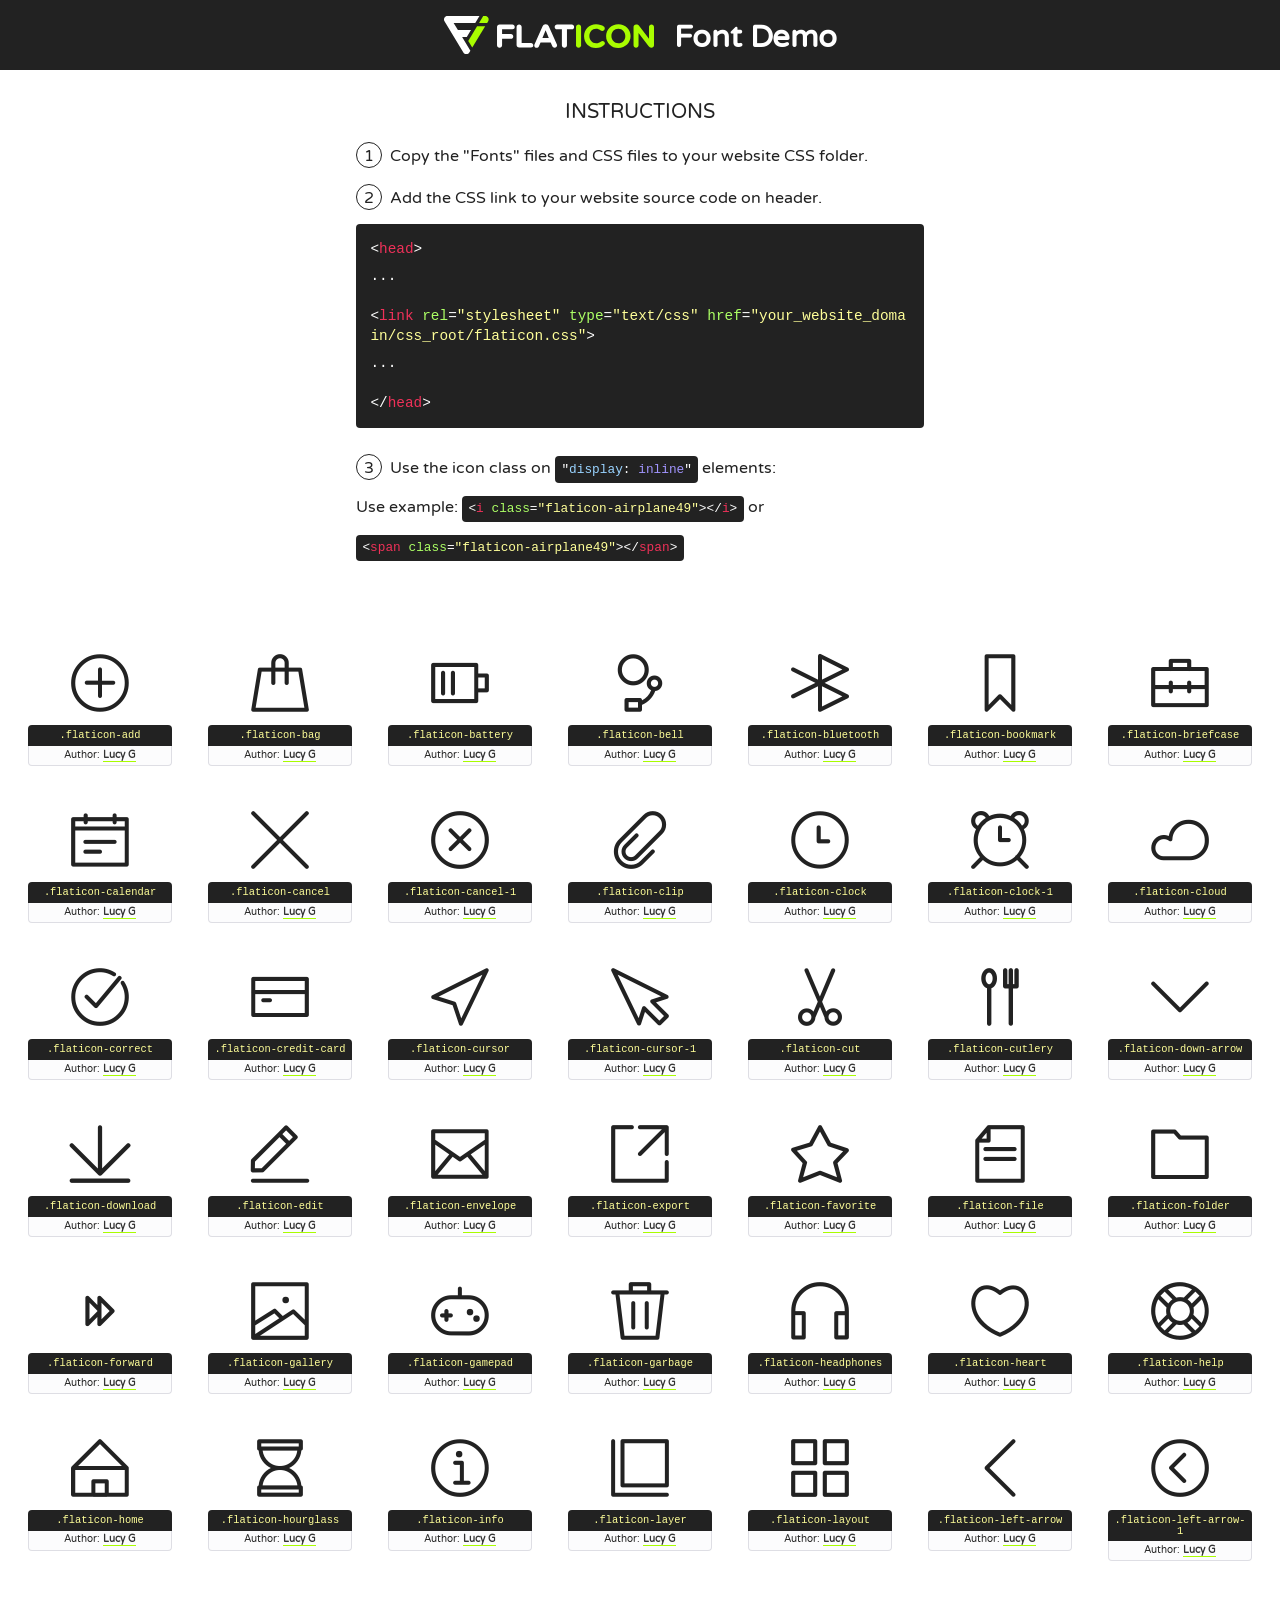
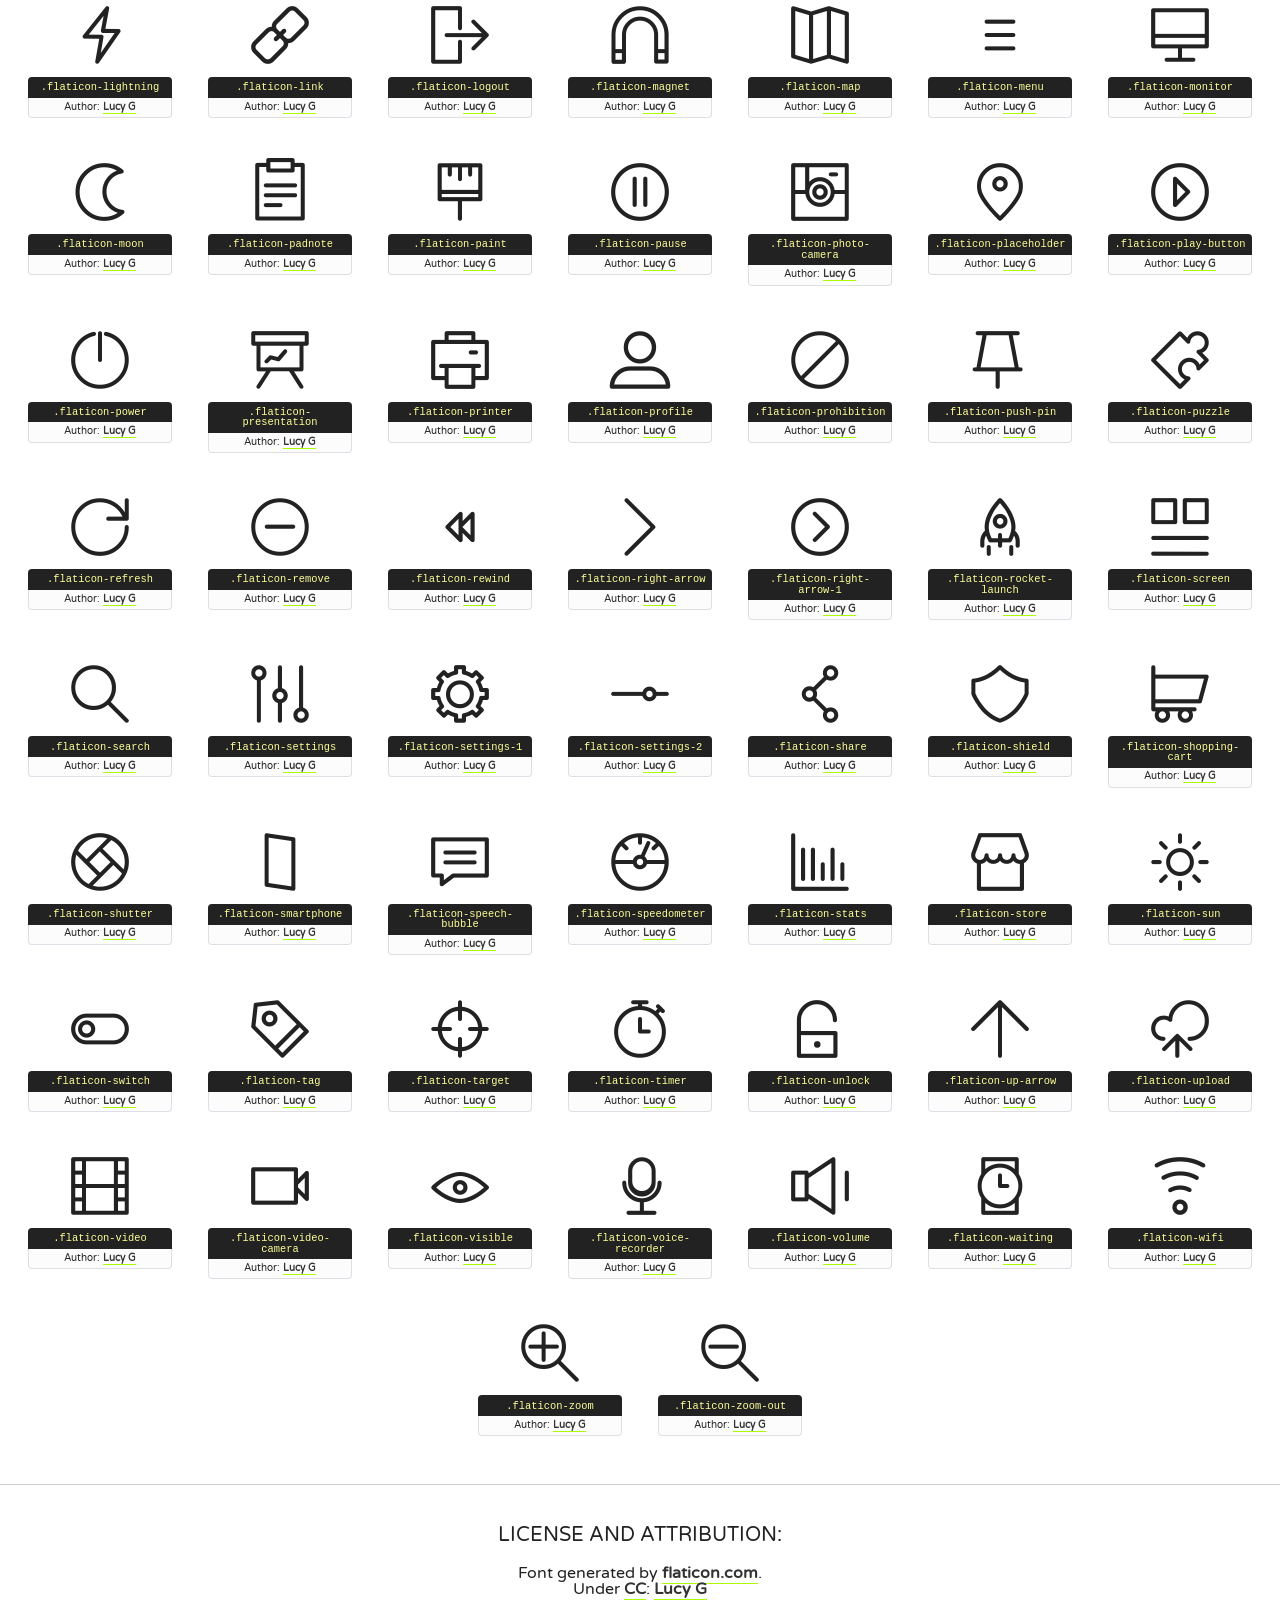
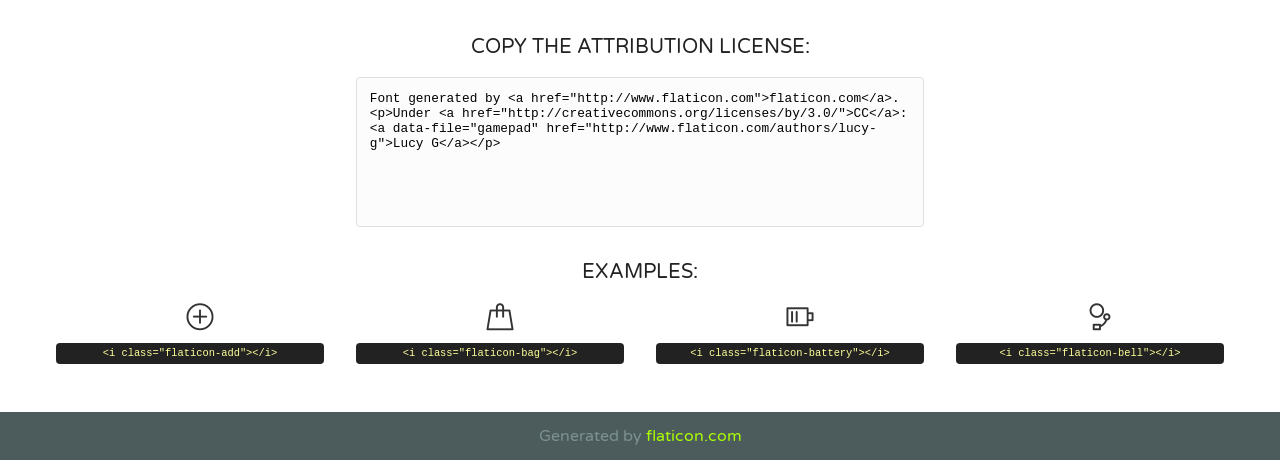
<file: 2018 지방 1과제/아이콘/118705-free-basic-ui-elements/font/flaticon.html>
<!DOCTYPE html>
<!--
  Flaticon icon font: Flaticon
  Creation date: 22/06/2016 15:32
-->
<html>
<!DOCTYPE html>
<html>

<head>
    <title>Flaticon WebFont</title>
    <link href="http://fonts.googleapis.com/css?family=Varela+Round" rel="stylesheet" type="text/css" />
    <link rel="stylesheet" type="text/css" href="flaticon.css">
    <meta charset="UTF-8">
    <style>
    html, body, div, span, applet, object, iframe,
    h1, h2, h3, h4, h5, h6, p, blockquote, pre,
    a, abbr, acronym, address, big, cite, code,
    del, dfn, em, img, ins, kbd, q, s, samp,
    small, strike, strong, sub, sup, tt, var,
    b, u, i, center,
    dl, dt, dd, ol, ul, li,
    fieldset, form, label, legend,
    table, caption, tbody, tfoot, thead, tr, th, td,
    article, aside, canvas, details, embed, 
    figure, figcaption, footer, header, hgroup, 
    menu, nav, output, ruby, section, summary,
    time, mark, audio, video {
        margin: 0;
        padding: 0;
        border: 0;
        font-size: 100%;
        font: inherit;
        vertical-align: baseline;
    }
    /* HTML5 display-role reset for older browsers */
    article, aside, details, figcaption, figure, 
    footer, header, hgroup, menu, nav, section {
        display: block;
    }
    body {
        line-height: 1;
    }
    ol, ul {
        list-style: none;
    }
    blockquote, q {
        quotes: none;
    }
    blockquote:before, blockquote:after,
    q:before, q:after {
        content: '';
        content: none;
    }
    table {
        border-collapse: collapse;
        border-spacing: 0;
    }
    body {
        font-family: 'Varela Round', Helvetica, Arial, sans-serif;
        font-size: 16px;
        color: #222;
    }
    a {
        color: #333;
        border-bottom: 1px solid #a9fd00;
        font-weight: bold;
        text-decoration: none;
    }
    * {
        -moz-box-sizing: border-box;
        -webkit-box-sizing: border-box;
        box-sizing: border-box;
        margin: 0;
        padding: 0;
    }
    [class^="flaticon-"]:before, [class*=" flaticon-"]:before, [class^="flaticon-"]:after, [class*=" flaticon-"]:after {
        font-family: Flaticon;
        font-size: 30px;
        font-style: normal;
        margin-left: 20px;
        color: #333;
    }
    .wrapper {
        max-width: 600px;
        margin: auto;
        padding: 0 1em;
    }
    .title {
        font-size: 1.25em;
        text-align: center;
        margin-bottom: 1em;
        text-transform: uppercase;
    }
    header {
        text-align: center;
        background-color: #222;
        color: #fff;
        padding: 1em;
    }
    header .logo {
        width: 210px;
        height: 38px;
        display: inline-block;
        vertical-align: middle;
        margin-right: 1em;
        border: none;
    }
    header strong {
        font-size: 1.95em;
        font-weight: bold;
        vertical-align: middle;
        margin-top: 5px;
        display: inline-block;
    }
    .demo {
        margin: 2em auto;
        line-height: 1.25em;
    }
    .demo ul li {
        margin-bottom: 1em;
    }
    .demo ul li .num {
        color: #222;
        border-radius: 20px;
        display: inline-block;
        width: 26px;
        padding: 3px;
        height: 26px;
        text-align: center;
        margin-right: 0.5em;
        border: 1px solid #222;
    }
    .demo ul li code {
        background-color: #222;
        border-radius: 4px;
        padding: 0.25em 0.5em;
        display: inline-block;
        color: #fff;
        font-family: Consolas,Monaco,Lucida Console,Liberation Mono,DejaVu Sans Mono,Bitstream Vera Sans Mono,Courier New, monospace;
        font-weight: lighter;
        margin-top: 1em;
        font-size: 0.8em;
        word-break: break-all;
    }
    .demo ul li code.big {
        padding: 1em;
        font-size: 0.9em;
    }
    .demo ul li code .red {
        color: #EF3159;
    }
    .demo ul li code .green {
        color: #ACFF65;
    }
    .demo ul li code .yellow {
        color: #FFFF99;
    }
    .demo ul li code .blue {
        color: #99D3FF;
    }
    .demo ul li code .purple {
        color: #A295FF;
    }
    .demo ul li code .dots {
        margin-top: 0.5em;
        display: block;
    }
    #glyphs {
        border-bottom: 1px solid #ccc;
        padding: 2em 0;
        text-align: center;
    }
    .glyph {
        display: inline-block;
        width: 9em;
        margin: 1em;
        text-align: center;
        vertical-align: top;
        background: #FFF;
    }
    .glyph .glyph-icon {
        padding: 10px;
        display: block;
        font-family:"Flaticon";
        font-size: 64px;
        line-height: 1;
    }
    .glyph .glyph-icon:before {
        font-size: 64px;
        color: #222;
        margin-left: 0;
    }
    .class-name {
        font-size: 0.65em;
        background-color: #222;
        color: #fff;
        border-radius: 4px 4px 0 0;
        padding: 0.5em;
        color: #FFFF99;
        font-family: Consolas,Monaco,Lucida Console,Liberation Mono,DejaVu Sans Mono,Bitstream Vera Sans Mono,Courier New, monospace;
    }
    .author-name {
        font-size: 0.6em;
        background-color: #fcfcfd;
        border: 1px solid #DEDEE4;
        border-top: 0;
        border-radius: 0 0 4px 4px;
        padding: 0.5em;
    }
    .class-name:last-child {
        font-size: 10px;
        color:#888;
    }
    .class-name:last-child a {
        font-size: 10px;
        color:#555;
    }
    .class-name:last-child a:hover {
        color:#a9fd00;
    }
    .glyph > input {
        display: block;
        width: 100px;
        margin: 5px auto;
        text-align: center;
        font-size: 12px;
        cursor: text;
    }
    .glyph > input.icon-input {
        font-family:"Flaticon";
        font-size: 16px;
        margin-bottom: 10px;
    }
    .attribution .title {
        margin-top: 2em;
    }
    .attribution textarea {
        background-color: #fcfcfd;
        padding: 1em;
        border: none;
        box-shadow: none;
        border: 1px solid #DEDEE4;
        border-radius: 4px;
        resize: none;
        width: 100%;
        height: 150px;
        font-size: 0.8em;
        font-family: Consolas,Monaco,Lucida Console,Liberation Mono,DejaVu Sans Mono,Bitstream Vera Sans Mono,Courier New, monospace;
        -webkit-appearance: none;
    }
    .iconsuse {
        margin: 2em auto;
        text-align: center;
        max-width: 1200px;
    }
    .iconsuse:after {
        content: '';
        display: table;
        clear: both;
    }
    .iconsuse .image {
        float: left;
        width: 25%;
        padding: 0 1em;
    }
    .iconsuse .image p {
        margin-bottom: 1em;
    }
    .iconsuse .image span {
        display: block;
        font-size: 0.65em;
        background-color: #222;
        color: #fff;
        border-radius: 4px;
        padding: 0.5em;
        color: #FFFF99;
        margin-top: 1em;
        font-family: Consolas,Monaco,Lucida Console,Liberation Mono,DejaVu Sans Mono,Bitstream Vera Sans Mono,Courier New, monospace;
    }
    #footer {
        text-align: center;
        background-color: #4C5B5C;
        color: #7c9192;
        padding: 1em;
    }
    #footer a {
        border: none;
        color: #a9fd00;
        font-weight: normal;
    }
    @media (max-width: 960px) {
        .iconsuse .image {
            width: 50%;
        }
    }
    @media (max-width: 560px) {
        .iconsuse .image {
            width: 100%;
        }
    }
    </style>
</head>

<body class="characters-off">

    <header>
        <a href="http://www.flaticon.com" target="_blank" class="logo">
            <svg version="1.1" xmlns="http://www.w3.org/2000/svg" xmlns:xlink="http://www.w3.org/1999/xlink" xmlns:a="http://ns.adobe.com/AdobeSVGViewerExtensions/3.0/" viewBox="0 0 560.875 102.036" enable-background="new 0 0 560.875 102.036" xml:space="preserve">
                <defs>
                </defs>
                <g>
                    <g class="letters">
                        <path fill="#ffffff" d="M141.596,29.675c0-3.777,2.985-6.767,6.764-6.767h34.438c3.426,0,6.15,2.728,6.15,6.15
                        c0,3.43-2.724,6.149-6.15,6.149h-27.674v13.091h23.719c3.429,0,6.151,2.724,6.151,6.15c0,3.43-2.723,6.149-6.151,6.149h-23.719
                        v17.574c0,3.773-2.986,6.761-6.764,6.761c-3.779,0-6.764-2.989-6.764-6.761V29.675z"></path>
                        <path fill="#ffffff" d="M193.844,29.149c0-3.781,2.985-6.767,6.764-6.767c3.776,0,6.763,2.985,6.763,6.767v42.957h25.039
                        c3.426,0,6.149,2.726,6.149,6.153c0,3.425-2.723,6.15-6.149,6.15h-31.802c-3.779,0-6.764-2.986-6.764-6.768V29.149z"></path>
                        <path fill="#ffffff" d="M241.891,75.71l21.438-48.407c1.492-3.341,4.215-5.357,7.906-5.357h0.792
                        c3.686,0,6.323,2.017,7.815,5.357l21.439,48.407c0.436,0.967,0.701,1.845,0.701,2.723c0,3.602-2.809,6.501-6.414,6.501
                        c-3.161,0-5.269-1.845-6.499-4.655l-4.132-9.661h-27.059l-4.301,10.102c-1.144,2.631-3.426,4.214-6.237,4.214
                        c-3.517,0-6.24-2.81-6.24-6.325C241.1,77.64,241.451,76.677,241.891,75.71z M279.932,58.666l-8.521-20.297l-8.526,20.297H279.932
                        z"></path>
                        <path fill="#ffffff" d="M314.864,35.387H301.86c-3.429,0-6.239-2.813-6.239-6.238c0-3.429,2.811-6.24,6.239-6.24h39.533
                        c3.426,0,6.237,2.811,6.237,6.24c0,3.425-2.811,6.238-6.237,6.238h-13.001v42.785c0,3.773-2.99,6.761-6.764,6.761
                        c-3.779,0-6.764-2.989-6.764-6.761V35.387z"></path>
                        <path fill="#A9FD00" d="M352.615,29.149c0-3.781,2.985-6.767,6.767-6.767c3.774,0,6.761,2.985,6.761,6.767v49.024
                        c0,3.773-2.987,6.761-6.761,6.761c-3.781,0-6.767-2.989-6.767-6.761V29.149z"></path>
                        <path fill="#A9FD00" d="M374.132,53.836v-0.179c0-17.481,13.178-31.801,32.065-31.801c9.22,0,15.459,2.458,20.557,6.238
                        c1.402,1.054,2.637,2.985,2.637,5.357c0,3.692-2.985,6.59-6.681,6.59c-1.845,0-3.071-0.702-4.044-1.319
                        c-3.776-2.813-7.729-4.393-12.562-4.393c-10.364,0-17.831,8.611-17.831,19.154v0.173c0,10.542,7.291,19.329,17.831,19.329
                        c5.715,0,9.492-1.756,13.359-4.834c1.049-0.874,2.458-1.491,4.039-1.491c3.429,0,6.325,2.813,6.325,6.236
                        c0,2.106-1.056,3.78-2.282,4.834c-5.539,4.834-12.036,7.733-21.878,7.733C387.572,85.464,374.132,71.493,374.132,53.836z"></path>
                        <path fill="#A9FD00" d="M433.009,53.836v-0.179c0-17.481,13.79-31.801,32.766-31.801c18.981,0,32.592,14.143,32.592,31.628v0.173
                        c0,17.483-13.785,31.807-32.769,31.807C446.625,85.464,433.009,71.32,433.009,53.836z M484.224,53.836v-0.179
                        c0-10.539-7.725-19.326-18.626-19.326c-10.893,0-18.449,8.611-18.449,19.154v0.173c0,10.542,7.73,19.329,18.626,19.329
                        C476.676,72.986,484.224,64.378,484.224,53.836z"></path>
                        <path fill="#A9FD00" d="M506.233,29.321c0-3.774,2.99-6.763,6.767-6.763h1.401c3.252,0,5.183,1.583,7.029,3.953l26.093,34.265
                        V29.059c0-3.692,2.99-6.677,6.681-6.677c3.683,0,6.671,2.985,6.671,6.677v48.934c0,3.78-2.987,6.765-6.764,6.765h-0.436
                        c-3.257,0-5.188-1.581-7.034-3.953l-27.056-35.492v32.944c0,3.687-2.985,6.676-6.678,6.676c-3.683,0-6.673-2.989-6.673-6.676
                        V29.321z"></path>
                    </g>
                    <g class="insignia">
                        <path fill="#ffffff" d="M48.372,56.137h12.517l11.156-18.537H37.186L25.688,18.539h57.825L94.668,0H9.271
                        C5.925,0,2.842,1.801,1.198,4.716c-1.644,2.907-1.593,6.482,0.134,9.343l50.38,83.501c1.678,2.781,4.689,4.476,7.938,4.476
                        c3.246,0,6.257-1.695,7.935-4.476l2.898-4.804L48.372,56.137z"></path>
                        <g class="i">
                            <path fill="#A9FD00" d="M93.575,18.539h0.031v0.004l21.652,0.004l2.705-4.488c1.727-2.861,1.778-6.436,0.133-9.343
                            C116.454,1.801,113.371,0,110.026,0h-5.294L93.575,18.539z"></path>
                            <polygon fill="#A9FD00" points="88.291,27.356 64.725,66.486 75.519,84.404 109.942,27.356"></polygon>
                        </g>
                    </g>
                </g>
            </svg>
        </a>
        <strong>Font Demo</strong>
    </header>


    <section class="demo wrapper">

        <p class="title">Instructions</p>

        <ul>
            <li>
                <span class="num">1</span>Copy the "Fonts" files and CSS files to your website CSS folder.
            </li>
            <li>
                <span class="num">2</span>Add the CSS link to your website source code on header.
                <code class="big">
                    &lt;<span class="red">head</span>&gt;
                    <br/><span class="dots">...</span>
                    <br/>&lt;<span class="red">link</span> <span class="green">rel</span>=<span class="yellow">"stylesheet"</span> <span class="green">type</span>=<span class="yellow">"text/css"</span> <span class="green">href</span>=<span class="yellow">"your_website_domain/css_root/flaticon.css"</span>&gt;
                    <br/><span class="dots">...</span>
                    <br/>&lt;/<span class="red">head</span>&gt;
                </code>
            </li>

            <li>
                <p>
                    <span class="num">3</span>Use the icon class on <code>"<span class="blue">display</span>:<span class="purple"> inline</span>"</code> elements:
                    <br />
                    Use example: <code>&lt;<span class="red">i</span> <span class="green">class</span>=<span class="yellow">&quot;flaticon-airplane49&quot;</span>&gt;&lt;/<span class="red">i</span>&gt;</code> or <code>&lt;<span class="red">span</span> <span class="green">class</span>=<span class="yellow">&quot;flaticon-airplane49&quot;</span>&gt;&lt;/<span class="red">span</span>&gt;</code>
            </li>
        </ul>

    </section>




   <section id="glyphs">          
    
      
        <div class="glyph"><div class="glyph-icon flaticon-add"></div>
            <div class="class-name">.flaticon-add</div>
            <div class="author-name">Author: <a data-file="add" href="http://www.flaticon.com/authors/lucy-g">Lucy G</a> </div> 
        </div>        
        
        <div class="glyph"><div class="glyph-icon flaticon-bag"></div>
            <div class="class-name">.flaticon-bag</div>
            <div class="author-name">Author: <a data-file="bag" href="http://www.flaticon.com/authors/lucy-g">Lucy G</a> </div> 
        </div>        
        
        <div class="glyph"><div class="glyph-icon flaticon-battery"></div>
            <div class="class-name">.flaticon-battery</div>
            <div class="author-name">Author: <a data-file="battery" href="http://www.flaticon.com/authors/lucy-g">Lucy G</a> </div> 
        </div>        
        
        <div class="glyph"><div class="glyph-icon flaticon-bell"></div>
            <div class="class-name">.flaticon-bell</div>
            <div class="author-name">Author: <a data-file="bell" href="http://www.flaticon.com/authors/lucy-g">Lucy G</a> </div> 
        </div>        
        
        <div class="glyph"><div class="glyph-icon flaticon-bluetooth"></div>
            <div class="class-name">.flaticon-bluetooth</div>
            <div class="author-name">Author: <a data-file="bluetooth" href="http://www.flaticon.com/authors/lucy-g">Lucy G</a> </div> 
        </div>        
        
        <div class="glyph"><div class="glyph-icon flaticon-bookmark"></div>
            <div class="class-name">.flaticon-bookmark</div>
            <div class="author-name">Author: <a data-file="bookmark" href="http://www.flaticon.com/authors/lucy-g">Lucy G</a> </div> 
        </div>        
        
        <div class="glyph"><div class="glyph-icon flaticon-briefcase"></div>
            <div class="class-name">.flaticon-briefcase</div>
            <div class="author-name">Author: <a data-file="briefcase" href="http://www.flaticon.com/authors/lucy-g">Lucy G</a> </div> 
        </div>        
        
        <div class="glyph"><div class="glyph-icon flaticon-calendar"></div>
            <div class="class-name">.flaticon-calendar</div>
            <div class="author-name">Author: <a data-file="calendar" href="http://www.flaticon.com/authors/lucy-g">Lucy G</a> </div> 
        </div>        
        
        <div class="glyph"><div class="glyph-icon flaticon-cancel"></div>
            <div class="class-name">.flaticon-cancel</div>
            <div class="author-name">Author: <a data-file="cancel" href="http://www.flaticon.com/authors/lucy-g">Lucy G</a> </div> 
        </div>        
        
        <div class="glyph"><div class="glyph-icon flaticon-cancel-1"></div>
            <div class="class-name">.flaticon-cancel-1</div>
            <div class="author-name">Author: <a data-file="cancel-1" href="http://www.flaticon.com/authors/lucy-g">Lucy G</a> </div> 
        </div>        
        
        <div class="glyph"><div class="glyph-icon flaticon-clip"></div>
            <div class="class-name">.flaticon-clip</div>
            <div class="author-name">Author: <a data-file="clip" href="http://www.flaticon.com/authors/lucy-g">Lucy G</a> </div> 
        </div>        
        
        <div class="glyph"><div class="glyph-icon flaticon-clock"></div>
            <div class="class-name">.flaticon-clock</div>
            <div class="author-name">Author: <a data-file="clock" href="http://www.flaticon.com/authors/lucy-g">Lucy G</a> </div> 
        </div>        
        
        <div class="glyph"><div class="glyph-icon flaticon-clock-1"></div>
            <div class="class-name">.flaticon-clock-1</div>
            <div class="author-name">Author: <a data-file="clock-1" href="http://www.flaticon.com/authors/lucy-g">Lucy G</a> </div> 
        </div>        
        
        <div class="glyph"><div class="glyph-icon flaticon-cloud"></div>
            <div class="class-name">.flaticon-cloud</div>
            <div class="author-name">Author: <a data-file="cloud" href="http://www.flaticon.com/authors/lucy-g">Lucy G</a> </div> 
        </div>        
        
        <div class="glyph"><div class="glyph-icon flaticon-correct"></div>
            <div class="class-name">.flaticon-correct</div>
            <div class="author-name">Author: <a data-file="correct" href="http://www.flaticon.com/authors/lucy-g">Lucy G</a> </div> 
        </div>        
        
        <div class="glyph"><div class="glyph-icon flaticon-credit-card"></div>
            <div class="class-name">.flaticon-credit-card</div>
            <div class="author-name">Author: <a data-file="credit-card" href="http://www.flaticon.com/authors/lucy-g">Lucy G</a> </div> 
        </div>        
        
        <div class="glyph"><div class="glyph-icon flaticon-cursor"></div>
            <div class="class-name">.flaticon-cursor</div>
            <div class="author-name">Author: <a data-file="cursor" href="http://www.flaticon.com/authors/lucy-g">Lucy G</a> </div> 
        </div>        
        
        <div class="glyph"><div class="glyph-icon flaticon-cursor-1"></div>
            <div class="class-name">.flaticon-cursor-1</div>
            <div class="author-name">Author: <a data-file="cursor-1" href="http://www.flaticon.com/authors/lucy-g">Lucy G</a> </div> 
        </div>        
        
        <div class="glyph"><div class="glyph-icon flaticon-cut"></div>
            <div class="class-name">.flaticon-cut</div>
            <div class="author-name">Author: <a data-file="cut" href="http://www.flaticon.com/authors/lucy-g">Lucy G</a> </div> 
        </div>        
        
        <div class="glyph"><div class="glyph-icon flaticon-cutlery"></div>
            <div class="class-name">.flaticon-cutlery</div>
            <div class="author-name">Author: <a data-file="cutlery" href="http://www.flaticon.com/authors/lucy-g">Lucy G</a> </div> 
        </div>        
        
        <div class="glyph"><div class="glyph-icon flaticon-down-arrow"></div>
            <div class="class-name">.flaticon-down-arrow</div>
            <div class="author-name">Author: <a data-file="down-arrow" href="http://www.flaticon.com/authors/lucy-g">Lucy G</a> </div> 
        </div>        
        
        <div class="glyph"><div class="glyph-icon flaticon-download"></div>
            <div class="class-name">.flaticon-download</div>
            <div class="author-name">Author: <a data-file="download" href="http://www.flaticon.com/authors/lucy-g">Lucy G</a> </div> 
        </div>        
        
        <div class="glyph"><div class="glyph-icon flaticon-edit"></div>
            <div class="class-name">.flaticon-edit</div>
            <div class="author-name">Author: <a data-file="edit" href="http://www.flaticon.com/authors/lucy-g">Lucy G</a> </div> 
        </div>        
        
        <div class="glyph"><div class="glyph-icon flaticon-envelope"></div>
            <div class="class-name">.flaticon-envelope</div>
            <div class="author-name">Author: <a data-file="envelope" href="http://www.flaticon.com/authors/lucy-g">Lucy G</a> </div> 
        </div>        
        
        <div class="glyph"><div class="glyph-icon flaticon-export"></div>
            <div class="class-name">.flaticon-export</div>
            <div class="author-name">Author: <a data-file="export" href="http://www.flaticon.com/authors/lucy-g">Lucy G</a> </div> 
        </div>        
        
        <div class="glyph"><div class="glyph-icon flaticon-favorite"></div>
            <div class="class-name">.flaticon-favorite</div>
            <div class="author-name">Author: <a data-file="favorite" href="http://www.flaticon.com/authors/lucy-g">Lucy G</a> </div> 
        </div>        
        
        <div class="glyph"><div class="glyph-icon flaticon-file"></div>
            <div class="class-name">.flaticon-file</div>
            <div class="author-name">Author: <a data-file="file" href="http://www.flaticon.com/authors/lucy-g">Lucy G</a> </div> 
        </div>        
        
        <div class="glyph"><div class="glyph-icon flaticon-folder"></div>
            <div class="class-name">.flaticon-folder</div>
            <div class="author-name">Author: <a data-file="folder" href="http://www.flaticon.com/authors/lucy-g">Lucy G</a> </div> 
        </div>        
        
        <div class="glyph"><div class="glyph-icon flaticon-forward"></div>
            <div class="class-name">.flaticon-forward</div>
            <div class="author-name">Author: <a data-file="forward" href="http://www.flaticon.com/authors/lucy-g">Lucy G</a> </div> 
        </div>        
        
        <div class="glyph"><div class="glyph-icon flaticon-gallery"></div>
            <div class="class-name">.flaticon-gallery</div>
            <div class="author-name">Author: <a data-file="gallery" href="http://www.flaticon.com/authors/lucy-g">Lucy G</a> </div> 
        </div>        
        
        <div class="glyph"><div class="glyph-icon flaticon-gamepad"></div>
            <div class="class-name">.flaticon-gamepad</div>
            <div class="author-name">Author: <a data-file="gamepad" href="http://www.flaticon.com/authors/lucy-g">Lucy G</a> </div> 
        </div>        
        
        <div class="glyph"><div class="glyph-icon flaticon-garbage"></div>
            <div class="class-name">.flaticon-garbage</div>
            <div class="author-name">Author: <a data-file="garbage" href="http://www.flaticon.com/authors/lucy-g">Lucy G</a> </div> 
        </div>        
        
        <div class="glyph"><div class="glyph-icon flaticon-headphones"></div>
            <div class="class-name">.flaticon-headphones</div>
            <div class="author-name">Author: <a data-file="headphones" href="http://www.flaticon.com/authors/lucy-g">Lucy G</a> </div> 
        </div>        
        
        <div class="glyph"><div class="glyph-icon flaticon-heart"></div>
            <div class="class-name">.flaticon-heart</div>
            <div class="author-name">Author: <a data-file="heart" href="http://www.flaticon.com/authors/lucy-g">Lucy G</a> </div> 
        </div>        
        
        <div class="glyph"><div class="glyph-icon flaticon-help"></div>
            <div class="class-name">.flaticon-help</div>
            <div class="author-name">Author: <a data-file="help" href="http://www.flaticon.com/authors/lucy-g">Lucy G</a> </div> 
        </div>        
        
        <div class="glyph"><div class="glyph-icon flaticon-home"></div>
            <div class="class-name">.flaticon-home</div>
            <div class="author-name">Author: <a data-file="home" href="http://www.flaticon.com/authors/lucy-g">Lucy G</a> </div> 
        </div>        
        
        <div class="glyph"><div class="glyph-icon flaticon-hourglass"></div>
            <div class="class-name">.flaticon-hourglass</div>
            <div class="author-name">Author: <a data-file="hourglass" href="http://www.flaticon.com/authors/lucy-g">Lucy G</a> </div> 
        </div>        
        
        <div class="glyph"><div class="glyph-icon flaticon-info"></div>
            <div class="class-name">.flaticon-info</div>
            <div class="author-name">Author: <a data-file="info" href="http://www.flaticon.com/authors/lucy-g">Lucy G</a> </div> 
        </div>        
        
        <div class="glyph"><div class="glyph-icon flaticon-layer"></div>
            <div class="class-name">.flaticon-layer</div>
            <div class="author-name">Author: <a data-file="layer" href="http://www.flaticon.com/authors/lucy-g">Lucy G</a> </div> 
        </div>        
        
        <div class="glyph"><div class="glyph-icon flaticon-layout"></div>
            <div class="class-name">.flaticon-layout</div>
            <div class="author-name">Author: <a data-file="layout" href="http://www.flaticon.com/authors/lucy-g">Lucy G</a> </div> 
        </div>        
        
        <div class="glyph"><div class="glyph-icon flaticon-left-arrow"></div>
            <div class="class-name">.flaticon-left-arrow</div>
            <div class="author-name">Author: <a data-file="left-arrow" href="http://www.flaticon.com/authors/lucy-g">Lucy G</a> </div> 
        </div>        
        
        <div class="glyph"><div class="glyph-icon flaticon-left-arrow-1"></div>
            <div class="class-name">.flaticon-left-arrow-1</div>
            <div class="author-name">Author: <a data-file="left-arrow-1" href="http://www.flaticon.com/authors/lucy-g">Lucy G</a> </div> 
        </div>        
        
        <div class="glyph"><div class="glyph-icon flaticon-lightning"></div>
            <div class="class-name">.flaticon-lightning</div>
            <div class="author-name">Author: <a data-file="lightning" href="http://www.flaticon.com/authors/lucy-g">Lucy G</a> </div> 
        </div>        
        
        <div class="glyph"><div class="glyph-icon flaticon-link"></div>
            <div class="class-name">.flaticon-link</div>
            <div class="author-name">Author: <a data-file="link" href="http://www.flaticon.com/authors/lucy-g">Lucy G</a> </div> 
        </div>        
        
        <div class="glyph"><div class="glyph-icon flaticon-logout"></div>
            <div class="class-name">.flaticon-logout</div>
            <div class="author-name">Author: <a data-file="logout" href="http://www.flaticon.com/authors/lucy-g">Lucy G</a> </div> 
        </div>        
        
        <div class="glyph"><div class="glyph-icon flaticon-magnet"></div>
            <div class="class-name">.flaticon-magnet</div>
            <div class="author-name">Author: <a data-file="magnet" href="http://www.flaticon.com/authors/lucy-g">Lucy G</a> </div> 
        </div>        
        
        <div class="glyph"><div class="glyph-icon flaticon-map"></div>
            <div class="class-name">.flaticon-map</div>
            <div class="author-name">Author: <a data-file="map" href="http://www.flaticon.com/authors/lucy-g">Lucy G</a> </div> 
        </div>        
        
        <div class="glyph"><div class="glyph-icon flaticon-menu"></div>
            <div class="class-name">.flaticon-menu</div>
            <div class="author-name">Author: <a data-file="menu" href="http://www.flaticon.com/authors/lucy-g">Lucy G</a> </div> 
        </div>        
        
        <div class="glyph"><div class="glyph-icon flaticon-monitor"></div>
            <div class="class-name">.flaticon-monitor</div>
            <div class="author-name">Author: <a data-file="monitor" href="http://www.flaticon.com/authors/lucy-g">Lucy G</a> </div> 
        </div>        
        
        <div class="glyph"><div class="glyph-icon flaticon-moon"></div>
            <div class="class-name">.flaticon-moon</div>
            <div class="author-name">Author: <a data-file="moon" href="http://www.flaticon.com/authors/lucy-g">Lucy G</a> </div> 
        </div>        
        
        <div class="glyph"><div class="glyph-icon flaticon-padnote"></div>
            <div class="class-name">.flaticon-padnote</div>
            <div class="author-name">Author: <a data-file="padnote" href="http://www.flaticon.com/authors/lucy-g">Lucy G</a> </div> 
        </div>        
        
        <div class="glyph"><div class="glyph-icon flaticon-paint"></div>
            <div class="class-name">.flaticon-paint</div>
            <div class="author-name">Author: <a data-file="paint" href="http://www.flaticon.com/authors/lucy-g">Lucy G</a> </div> 
        </div>        
        
        <div class="glyph"><div class="glyph-icon flaticon-pause"></div>
            <div class="class-name">.flaticon-pause</div>
            <div class="author-name">Author: <a data-file="pause" href="http://www.flaticon.com/authors/lucy-g">Lucy G</a> </div> 
        </div>        
        
        <div class="glyph"><div class="glyph-icon flaticon-photo-camera"></div>
            <div class="class-name">.flaticon-photo-camera</div>
            <div class="author-name">Author: <a data-file="photo-camera" href="http://www.flaticon.com/authors/lucy-g">Lucy G</a> </div> 
        </div>        
        
        <div class="glyph"><div class="glyph-icon flaticon-placeholder"></div>
            <div class="class-name">.flaticon-placeholder</div>
            <div class="author-name">Author: <a data-file="placeholder" href="http://www.flaticon.com/authors/lucy-g">Lucy G</a> </div> 
        </div>        
        
        <div class="glyph"><div class="glyph-icon flaticon-play-button"></div>
            <div class="class-name">.flaticon-play-button</div>
            <div class="author-name">Author: <a data-file="play-button" href="http://www.flaticon.com/authors/lucy-g">Lucy G</a> </div> 
        </div>        
        
        <div class="glyph"><div class="glyph-icon flaticon-power"></div>
            <div class="class-name">.flaticon-power</div>
            <div class="author-name">Author: <a data-file="power" href="http://www.flaticon.com/authors/lucy-g">Lucy G</a> </div> 
        </div>        
        
        <div class="glyph"><div class="glyph-icon flaticon-presentation"></div>
            <div class="class-name">.flaticon-presentation</div>
            <div class="author-name">Author: <a data-file="presentation" href="http://www.flaticon.com/authors/lucy-g">Lucy G</a> </div> 
        </div>        
        
        <div class="glyph"><div class="glyph-icon flaticon-printer"></div>
            <div class="class-name">.flaticon-printer</div>
            <div class="author-name">Author: <a data-file="printer" href="http://www.flaticon.com/authors/lucy-g">Lucy G</a> </div> 
        </div>        
        
        <div class="glyph"><div class="glyph-icon flaticon-profile"></div>
            <div class="class-name">.flaticon-profile</div>
            <div class="author-name">Author: <a data-file="profile" href="http://www.flaticon.com/authors/lucy-g">Lucy G</a> </div> 
        </div>        
        
        <div class="glyph"><div class="glyph-icon flaticon-prohibition"></div>
            <div class="class-name">.flaticon-prohibition</div>
            <div class="author-name">Author: <a data-file="prohibition" href="http://www.flaticon.com/authors/lucy-g">Lucy G</a> </div> 
        </div>        
        
        <div class="glyph"><div class="glyph-icon flaticon-push-pin"></div>
            <div class="class-name">.flaticon-push-pin</div>
            <div class="author-name">Author: <a data-file="push-pin" href="http://www.flaticon.com/authors/lucy-g">Lucy G</a> </div> 
        </div>        
        
        <div class="glyph"><div class="glyph-icon flaticon-puzzle"></div>
            <div class="class-name">.flaticon-puzzle</div>
            <div class="author-name">Author: <a data-file="puzzle" href="http://www.flaticon.com/authors/lucy-g">Lucy G</a> </div> 
        </div>        
        
        <div class="glyph"><div class="glyph-icon flaticon-refresh"></div>
            <div class="class-name">.flaticon-refresh</div>
            <div class="author-name">Author: <a data-file="refresh" href="http://www.flaticon.com/authors/lucy-g">Lucy G</a> </div> 
        </div>        
        
        <div class="glyph"><div class="glyph-icon flaticon-remove"></div>
            <div class="class-name">.flaticon-remove</div>
            <div class="author-name">Author: <a data-file="remove" href="http://www.flaticon.com/authors/lucy-g">Lucy G</a> </div> 
        </div>        
        
        <div class="glyph"><div class="glyph-icon flaticon-rewind"></div>
            <div class="class-name">.flaticon-rewind</div>
            <div class="author-name">Author: <a data-file="rewind" href="http://www.flaticon.com/authors/lucy-g">Lucy G</a> </div> 
        </div>        
        
        <div class="glyph"><div class="glyph-icon flaticon-right-arrow"></div>
            <div class="class-name">.flaticon-right-arrow</div>
            <div class="author-name">Author: <a data-file="right-arrow" href="http://www.flaticon.com/authors/lucy-g">Lucy G</a> </div> 
        </div>        
        
        <div class="glyph"><div class="glyph-icon flaticon-right-arrow-1"></div>
            <div class="class-name">.flaticon-right-arrow-1</div>
            <div class="author-name">Author: <a data-file="right-arrow-1" href="http://www.flaticon.com/authors/lucy-g">Lucy G</a> </div> 
        </div>        
        
        <div class="glyph"><div class="glyph-icon flaticon-rocket-launch"></div>
            <div class="class-name">.flaticon-rocket-launch</div>
            <div class="author-name">Author: <a data-file="rocket-launch" href="http://www.flaticon.com/authors/lucy-g">Lucy G</a> </div> 
        </div>        
        
        <div class="glyph"><div class="glyph-icon flaticon-screen"></div>
            <div class="class-name">.flaticon-screen</div>
            <div class="author-name">Author: <a data-file="screen" href="http://www.flaticon.com/authors/lucy-g">Lucy G</a> </div> 
        </div>        
        
        <div class="glyph"><div class="glyph-icon flaticon-search"></div>
            <div class="class-name">.flaticon-search</div>
            <div class="author-name">Author: <a data-file="search" href="http://www.flaticon.com/authors/lucy-g">Lucy G</a> </div> 
        </div>        
        
        <div class="glyph"><div class="glyph-icon flaticon-settings"></div>
            <div class="class-name">.flaticon-settings</div>
            <div class="author-name">Author: <a data-file="settings" href="http://www.flaticon.com/authors/lucy-g">Lucy G</a> </div> 
        </div>        
        
        <div class="glyph"><div class="glyph-icon flaticon-settings-1"></div>
            <div class="class-name">.flaticon-settings-1</div>
            <div class="author-name">Author: <a data-file="settings-1" href="http://www.flaticon.com/authors/lucy-g">Lucy G</a> </div> 
        </div>        
        
        <div class="glyph"><div class="glyph-icon flaticon-settings-2"></div>
            <div class="class-name">.flaticon-settings-2</div>
            <div class="author-name">Author: <a data-file="settings-2" href="http://www.flaticon.com/authors/lucy-g">Lucy G</a> </div> 
        </div>        
        
        <div class="glyph"><div class="glyph-icon flaticon-share"></div>
            <div class="class-name">.flaticon-share</div>
            <div class="author-name">Author: <a data-file="share" href="http://www.flaticon.com/authors/lucy-g">Lucy G</a> </div> 
        </div>        
        
        <div class="glyph"><div class="glyph-icon flaticon-shield"></div>
            <div class="class-name">.flaticon-shield</div>
            <div class="author-name">Author: <a data-file="shield" href="http://www.flaticon.com/authors/lucy-g">Lucy G</a> </div> 
        </div>        
        
        <div class="glyph"><div class="glyph-icon flaticon-shopping-cart"></div>
            <div class="class-name">.flaticon-shopping-cart</div>
            <div class="author-name">Author: <a data-file="shopping-cart" href="http://www.flaticon.com/authors/lucy-g">Lucy G</a> </div> 
        </div>        
        
        <div class="glyph"><div class="glyph-icon flaticon-shutter"></div>
            <div class="class-name">.flaticon-shutter</div>
            <div class="author-name">Author: <a data-file="shutter" href="http://www.flaticon.com/authors/lucy-g">Lucy G</a> </div> 
        </div>        
        
        <div class="glyph"><div class="glyph-icon flaticon-smartphone"></div>
            <div class="class-name">.flaticon-smartphone</div>
            <div class="author-name">Author: <a data-file="smartphone" href="http://www.flaticon.com/authors/lucy-g">Lucy G</a> </div> 
        </div>        
        
        <div class="glyph"><div class="glyph-icon flaticon-speech-bubble"></div>
            <div class="class-name">.flaticon-speech-bubble</div>
            <div class="author-name">Author: <a data-file="speech-bubble" href="http://www.flaticon.com/authors/lucy-g">Lucy G</a> </div> 
        </div>        
        
        <div class="glyph"><div class="glyph-icon flaticon-speedometer"></div>
            <div class="class-name">.flaticon-speedometer</div>
            <div class="author-name">Author: <a data-file="speedometer" href="http://www.flaticon.com/authors/lucy-g">Lucy G</a> </div> 
        </div>        
        
        <div class="glyph"><div class="glyph-icon flaticon-stats"></div>
            <div class="class-name">.flaticon-stats</div>
            <div class="author-name">Author: <a data-file="stats" href="http://www.flaticon.com/authors/lucy-g">Lucy G</a> </div> 
        </div>        
        
        <div class="glyph"><div class="glyph-icon flaticon-store"></div>
            <div class="class-name">.flaticon-store</div>
            <div class="author-name">Author: <a data-file="store" href="http://www.flaticon.com/authors/lucy-g">Lucy G</a> </div> 
        </div>        
        
        <div class="glyph"><div class="glyph-icon flaticon-sun"></div>
            <div class="class-name">.flaticon-sun</div>
            <div class="author-name">Author: <a data-file="sun" href="http://www.flaticon.com/authors/lucy-g">Lucy G</a> </div> 
        </div>        
        
        <div class="glyph"><div class="glyph-icon flaticon-switch"></div>
            <div class="class-name">.flaticon-switch</div>
            <div class="author-name">Author: <a data-file="switch" href="http://www.flaticon.com/authors/lucy-g">Lucy G</a> </div> 
        </div>        
        
        <div class="glyph"><div class="glyph-icon flaticon-tag"></div>
            <div class="class-name">.flaticon-tag</div>
            <div class="author-name">Author: <a data-file="tag" href="http://www.flaticon.com/authors/lucy-g">Lucy G</a> </div> 
        </div>        
        
        <div class="glyph"><div class="glyph-icon flaticon-target"></div>
            <div class="class-name">.flaticon-target</div>
            <div class="author-name">Author: <a data-file="target" href="http://www.flaticon.com/authors/lucy-g">Lucy G</a> </div> 
        </div>        
        
        <div class="glyph"><div class="glyph-icon flaticon-timer"></div>
            <div class="class-name">.flaticon-timer</div>
            <div class="author-name">Author: <a data-file="timer" href="http://www.flaticon.com/authors/lucy-g">Lucy G</a> </div> 
        </div>        
        
        <div class="glyph"><div class="glyph-icon flaticon-unlock"></div>
            <div class="class-name">.flaticon-unlock</div>
            <div class="author-name">Author: <a data-file="unlock" href="http://www.flaticon.com/authors/lucy-g">Lucy G</a> </div> 
        </div>        
        
        <div class="glyph"><div class="glyph-icon flaticon-up-arrow"></div>
            <div class="class-name">.flaticon-up-arrow</div>
            <div class="author-name">Author: <a data-file="up-arrow" href="http://www.flaticon.com/authors/lucy-g">Lucy G</a> </div> 
        </div>        
        
        <div class="glyph"><div class="glyph-icon flaticon-upload"></div>
            <div class="class-name">.flaticon-upload</div>
            <div class="author-name">Author: <a data-file="upload" href="http://www.flaticon.com/authors/lucy-g">Lucy G</a> </div> 
        </div>        
        
        <div class="glyph"><div class="glyph-icon flaticon-video"></div>
            <div class="class-name">.flaticon-video</div>
            <div class="author-name">Author: <a data-file="video" href="http://www.flaticon.com/authors/lucy-g">Lucy G</a> </div> 
        </div>        
        
        <div class="glyph"><div class="glyph-icon flaticon-video-camera"></div>
            <div class="class-name">.flaticon-video-camera</div>
            <div class="author-name">Author: <a data-file="video-camera" href="http://www.flaticon.com/authors/lucy-g">Lucy G</a> </div> 
        </div>        
        
        <div class="glyph"><div class="glyph-icon flaticon-visible"></div>
            <div class="class-name">.flaticon-visible</div>
            <div class="author-name">Author: <a data-file="visible" href="http://www.flaticon.com/authors/lucy-g">Lucy G</a> </div> 
        </div>        
        
        <div class="glyph"><div class="glyph-icon flaticon-voice-recorder"></div>
            <div class="class-name">.flaticon-voice-recorder</div>
            <div class="author-name">Author: <a data-file="voice-recorder" href="http://www.flaticon.com/authors/lucy-g">Lucy G</a> </div> 
        </div>        
        
        <div class="glyph"><div class="glyph-icon flaticon-volume"></div>
            <div class="class-name">.flaticon-volume</div>
            <div class="author-name">Author: <a data-file="volume" href="http://www.flaticon.com/authors/lucy-g">Lucy G</a> </div> 
        </div>        
        
        <div class="glyph"><div class="glyph-icon flaticon-waiting"></div>
            <div class="class-name">.flaticon-waiting</div>
            <div class="author-name">Author: <a data-file="waiting" href="http://www.flaticon.com/authors/lucy-g">Lucy G</a> </div> 
        </div>        
        
        <div class="glyph"><div class="glyph-icon flaticon-wifi"></div>
            <div class="class-name">.flaticon-wifi</div>
            <div class="author-name">Author: <a data-file="wifi" href="http://www.flaticon.com/authors/lucy-g">Lucy G</a> </div> 
        </div>        
        
        <div class="glyph"><div class="glyph-icon flaticon-zoom"></div>
            <div class="class-name">.flaticon-zoom</div>
            <div class="author-name">Author: <a data-file="zoom" href="http://www.flaticon.com/authors/lucy-g">Lucy G</a> </div> 
        </div>        
        
        <div class="glyph"><div class="glyph-icon flaticon-zoom-out"></div>
            <div class="class-name">.flaticon-zoom-out</div>
            <div class="author-name">Author: <a data-file="zoom-out" href="http://www.flaticon.com/authors/lucy-g">Lucy G</a> </div> 
        </div>        
        

    </section>



    <section class="attribution wrapper"   style="text-align:center;">

      <div class="title">License and attribution:</div><div class="attrDiv">Font generated by <a href="http://www.flaticon.com">flaticon.com</a>. <div><p>Under <a href="http://creativecommons.org/licenses/by/3.0/">CC</a>: <a data-file="gamepad" href="http://www.flaticon.com/authors/lucy-g">Lucy G</a></p>  </div>
      </div>
      <div class="title">Copy the Attribution License:</div>

    <textarea onclick="this.focus();this.select();">Font generated by &lt;a href=&quot;http://www.flaticon.com&quot;&gt;flaticon.com&lt;/a&gt;. <p>Under <a href="http://creativecommons.org/licenses/by/3.0/">CC</a>: <a data-file="gamepad" href="http://www.flaticon.com/authors/lucy-g">Lucy G</a></p>  
     </textarea>

    </section>

    <section class="iconsuse">

          <div class="title">Examples:</div>            
             
            <div class="image">
                <p>
                    <i class="glyph-icon flaticon-add"></i> 
                    <span>&lt;i class=&quot;flaticon-add&quot;&gt;&lt;/i&gt;</span>
                </p>
            </div>
            
            <div class="image">
                <p>
                    <i class="glyph-icon flaticon-bag"></i> 
                    <span>&lt;i class=&quot;flaticon-bag&quot;&gt;&lt;/i&gt;</span>
                </p>
            </div>
            
            <div class="image">
                <p>
                    <i class="glyph-icon flaticon-battery"></i> 
                    <span>&lt;i class=&quot;flaticon-battery&quot;&gt;&lt;/i&gt;</span>
                </p>
            </div>
            
            <div class="image">
                <p>
                    <i class="glyph-icon flaticon-bell"></i> 
                    <span>&lt;i class=&quot;flaticon-bell&quot;&gt;&lt;/i&gt;</span>
                </p>
            </div>
                       
        </div>
                            
    </section>

<div id="footer">
    <div>Generated by <a href="http://www.flaticon.com">flaticon.com</a>
    </div>
</div>



</body>
</html>
</file>
<file: 2018 지방 2과제/css/common.css>
/*config*/
*{padding:0;margin:0;}
ul, li{list-style: none;}
input[type="checkbox"],input[type="radio"]{display: none;}
a{color:inherit;text-decoration:none;}

/*common*/
#header{background:linear-gradient(#5d5d5d,#323232);height:60px;}
#logo{color:#fff;display:flex;flex-wrap:nowrap;margin-left: 30px;align-items:center;}
#logo>i{line-height:60px;}
#logo>div{margin-left:10px;font-weight: bold;}
#all{display:flex;flex-wrap:nowrap;}
.leftmenu{background:#3a3633;padding-top:30px;height:calc(100% - 30px);color:#c0bbb7;width:220px;}
.gnb{border-top:1px groove #515050;}
.gnb>ul>li{position:relative;line-height:53px;border-bottom:1px groove #515050;padding:0 15px;}
.gnb>ul>li>a>i{margin-right:15px;}
.gnb>ul>li>a>span{position:absolute;right:15px;}
.content{width:calc(100% -  220px);}
.main-content{padding:30px;width:calc(100% - 60px);height:calc(100% - 130px);box-shadow:-5px 0 5px #2e2b29}
.main-content>h1{margin-bottom: 30px;}
#footer{line-height:70px;background:#3a3633;color:#fff;}

/*lib*/
.atag,.btn,.input{background:inherit;border:inherit;text-align:center;display: inline-block;cursor:pointer;transition:.4s;padding:0 15px;border-radius:5px;}
.default{line-height:30px;height:30px;font-size:14px;}
.small{line-height:20px;height:20px;font-size:13px;}
.large{line-height:50px;height:50px;font-size:17px;}
.normal{background:#f7f7f7;color:#000;border:1px solid #c1c1c1;}
.yellow{background:#ffea00;color:#000;}
.brown{background:#493334;color:#fff;}
.red{background:#ff5b49;color:#fff;}
.green{background:#0dc5b9;color:#fff;}
.blue{background:#4aaded;color:#fff;}
.normal:hover{background:#969696;color:#fff;}
.yellow:hover{background:#9f9630;color:#fff;}
.brown:hover{background:#aa7678;color:#fff;}
.red:hover{background:#934941;color:#fff;}
.green:hover{background:#367c77;color:#fff;}
.blue:hover{background:#265878;color:#fff;}
.table_cover{width:1000px;overflow:hidden;}
.table_cover>table{margin-bottom:30px;width:100%;border-collapse:collapse;transition:.4s;}
.table_cover>table>thead{line-height:40px;}
.table_cover>table>tbody>tr>td:not(.text){padding:10px 20px;}
#all:not(.content4):not(.content5) .table_cover>table>thead{background:#f8f8f8;border-top:1px solid #666;border-bottom:1px solid #e3e3e3;}
#all:not(.content5) .table_cover>table>tbody>tr>td{border-bottom:1px solid #e3e3e3;}
.caption{background:#fff2a0;line-height:50px;padding:0 10px;width:calc(100% - 20px);border-radius:5px;margin-bottom:20px;position: relative;z-index:50;}
.caption>i{margin:0 10px;}

/*index*/
.content1{height:3000px;}
.color_chk:checked~table{margin-top:-350px;}

/*icon*/
.content2{height:5000px;}
i.fa-6x{font-size:6em;}
i.fa-7x{font-size:7em;}
i.fa-8x{font-size:8em;}
.content2 #normal:checked~table{margin-top:-170px;}
#size:checked~table{margin-top:-1010px;}
#ul:checked~table{margin-top:-270px;}
#box:checked~table{margin-top:-430px;}
#animation:checked~table{margin-top:-530px;}
#rotate:checked~table{margin-top:-520px;}
#overlapping:checked~table{margin-top:-690px;}

/*bi*/
.content3{height:3000px;}
.content3 table{display: none;}
.label_cover{position:relative;z-index:50;margin-bottom:10px;}
.label_cover label{width:100%;height:100%;cursor:pointer;}
.content3 #normal:checked~.normal_cover{display: table;}
.content3 #yellow:checked~.yellow_cover{display: table;}
.content3 #brown:checked~.brown_cover{display: table;}
.content3 #red:checked~.red_cover{display: table;}
.content3 #green:checked~.green_cover{display: table;}
.content3 #blue:checked~.blue_cover{display: table;}
#icons:checked~table{transform: translateY(-3000px);}

/*table*/
.content4{height:4000px;}
tfoot{padding:20px;line-height:50px;text-align:center;font-weight:bold;border-bottom:1px solid #e3e3e3;}
.content4 table>tbody>tr:nth-child(even){background:#f6f6f6;}
.content4 table>tbody>tr>td{text-align:center;}
.content4 table>tbody>tr>td:nth-child(2){text-align:left;}
.table_type1>thead{background:linear-gradient(#f0f1f2,#d8dbdc);border-top:#d1d4d6 solid 1px;border-bottom:1px solid #929597;}
.table_type1>thead>tr>th:not(:last-child){border-right:1px groove #f7f8f8;}
.table_type2>thead{background:linear-gradient(#484848,#373737);color:#fff;}
.table_type2>thead>tr>th:not(:last-child){text-shadow:1px 1px solid #000;border-right:1px groove #595959;}
.table_type3>thead{background:#f8f8f8;border-top:1px solid #666;}
.table_chk:checked~table{margin-top:-500px;}

/*board*/
.content5{height:5000px;}
.list{text-align:center;font-size:12px;}
.title{font-weight:bold;margin-right:20px;}
.file{color:#333;}
.text{padding:30px;}
.list_type1{color:#666;}
.list_type1>tbody>tr:first-child{background:#efefef;}
.read_type1>tbody{border-top:1px solid #b5b5b5;}
.read_type1>tbody>tr{border-bottom:1px solid #e5e5e5;}
.read_type1>tbody>tr>td:nth-child(even),.read_type1 .text{color:#999;}
.read_type1 .title{background:#fbfbfb;}
.list_type2 input{display:inline-block;}
.list_type2>tbody>tr>td:nth-child(3){text-align: left;}
.list_type2>thead{background:linear-gradient(#2a2a2a,#1b1b1b);color:#fff;text-shadow: 1px 1px 3px #000;}
.list_type2>tbody>tr{color:#999;}
.list_type2>tbody>tr:first-child{background: #474747;color:#fff;}
.list_type2>tbody>tr:nth-child(even){background:#282828;}
.list_type2>tbody>tr:nth-child(odd):not(:first-child){background:#2d2d2d;}
.read_type2 .title{background: #282828;text-align: center;color:#fff;}
.read_type2>tbody>tr>td:not(.title){background:#191919;}
.read_type2>tbody>tr>td:not(.title):not(.file){color:#666;}
.read_type2>tbody>tr{border-bottom:1px solid #212121;}
</file>
<file: 2018 지방 3과제/css/icomoon.css>
@font-face {
	font-family: 'icomoon';
	src:url('../fonts/icomoon/icomoon.eot?srf3rx');
	src:url('../fonts/icomoon/icomoon.eot?srf3rx#iefix') format('embedded-opentype'),
		url('../fonts/icomoon/icomoon.ttf?srf3rx') format('truetype'),
		url('../fonts/icomoon/icomoon.woff?srf3rx') format('woff'),
		url('../fonts/icomoon/icomoon.svg?srf3rx#icomoon') format('svg');
	font-weight: normal;
	font-style: normal;
}

[class^="icon-"], [class*=" icon-"] {
	font-family: 'icomoon';
	speak: none;
	font-style: normal;
	font-weight: normal;
	font-variant: normal;
	text-transform: none;
	line-height: 1;

	/* Better Font Rendering =========== */
	-webkit-font-smoothing: antialiased;
	-moz-osx-font-smoothing: grayscale;
}

.icon-add-to-list:before {
	content: "\e600";
}
.icon-classic-computer:before {
	content: "\e601";
}
.icon-controller-fast-backward:before {
	content: "\e602";
}
.icon-creative-commons-attribution:before {
	content: "\e603";
}
.icon-creative-commons-noderivs:before {
	content: "\e604";
}
.icon-creative-commons-noncommercial-eu:before {
	content: "\e605";
}
.icon-creative-commons-noncommercial-us:before {
	content: "\e606";
}
.icon-creative-commons-public-domain:before {
	content: "\e607";
}
.icon-creative-commons-remix:before {
	content: "\e608";
}
.icon-creative-commons-share:before {
	content: "\e609";
}
.icon-creative-commons-sharealike:before {
	content: "\e60a";
}
.icon-creative-commons:before {
	content: "\e60b";
}
.icon-document-landscape:before {
	content: "\e60c";
}
.icon-remove-user:before {
	content: "\e60d";
}
.icon-warning:before {
	content: "\e60e";
}
.icon-arrow-bold-down:before {
	content: "\e60f";
}
.icon-arrow-bold-left:before {
	content: "\e610";
}
.icon-arrow-bold-right:before {
	content: "\e611";
}
.icon-arrow-bold-up:before {
	content: "\e612";
}
.icon-arrow-down:before {
	content: "\e613";
}
.icon-arrow-left:before {
	content: "\e614";
}
.icon-arrow-long-down:before {
	content: "\e615";
}
.icon-arrow-long-left:before {
	content: "\e616";
}
.icon-arrow-long-right:before {
	content: "\e617";
}
.icon-arrow-long-up:before {
	content: "\e618";
}
.icon-arrow-right:before {
	content: "\e619";
}
.icon-arrow-up:before {
	content: "\e61a";
}
.icon-arrow-with-circle-down:before {
	content: "\e61b";
}
.icon-arrow-with-circle-left:before {
	content: "\e61c";
}
.icon-arrow-with-circle-right:before {
	content: "\e61d";
}
.icon-arrow-with-circle-up:before {
	content: "\e61e";
}
.icon-bookmark:before {
	content: "\e61f";
}
.icon-bookmarks:before {
	content: "\e620";
}
.icon-chevron-down:before {
	content: "\e621";
}
.icon-chevron-left:before {
	content: "\e622";
}
.icon-chevron-right:before {
	content: "\e623";
}
.icon-chevron-small-down:before {
	content: "\e624";
}
.icon-chevron-small-left:before {
	content: "\e625";
}
.icon-chevron-small-right:before {
	content: "\e626";
}
.icon-chevron-small-up:before {
	content: "\e627";
}
.icon-chevron-thin-down:before {
	content: "\e628";
}
.icon-chevron-thin-left:before {
	content: "\e629";
}
.icon-chevron-thin-right:before {
	content: "\e62a";
}
.icon-chevron-thin-up:before {
	content: "\e62b";
}
.icon-chevron-up:before {
	content: "\e62c";
}
.icon-chevron-with-circle-down:before {
	content: "\e62d";
}
.icon-chevron-with-circle-left:before {
	content: "\e62e";
}
.icon-chevron-with-circle-right:before {
	content: "\e62f";
}
.icon-chevron-with-circle-up:before {
	content: "\e630";
}
.icon-cloud:before {
	content: "\e631";
}
.icon-controller-fast-forward:before {
	content: "\e632";
}
.icon-controller-jump-to-start:before {
	content: "\e633";
}
.icon-controller-next:before {
	content: "\e634";
}
.icon-controller-paus:before {
	content: "\e635";
}
.icon-controller-play:before {
	content: "\e636";
}
.icon-controller-record:before {
	content: "\e637";
}
.icon-controller-stop:before {
	content: "\e638";
}
.icon-controller-volume:before {
	content: "\e639";
}
.icon-dot-single:before {
	content: "\e63a";
}
.icon-dots-three-horizontal:before {
	content: "\e63b";
}
.icon-dots-three-vertical:before {
	content: "\e63c";
}
.icon-dots-two-horizontal:before {
	content: "\e63d";
}
.icon-dots-two-vertical:before {
	content: "\e63e";
}
.icon-download:before {
	content: "\e63f";
}
.icon-emoji-flirt:before {
	content: "\e640";
}
.icon-flow-branch:before {
	content: "\e641";
}
.icon-flow-cascade:before {
	content: "\e642";
}
.icon-flow-line:before {
	content: "\e643";
}
.icon-flow-parallel:before {
	content: "\e644";
}
.icon-flow-tree:before {
	content: "\e645";
}
.icon-install:before {
	content: "\e646";
}
.icon-layers:before {
	content: "\e647";
}
.icon-open-book:before {
	content: "\e648";
}
.icon-resize-100:before {
	content: "\e649";
}
.icon-resize-full-screen:before {
	content: "\e64a";
}
.icon-save:before {
	content: "\e64b";
}
.icon-select-arrows:before {
	content: "\e64c";
}
.icon-sound-mute:before {
	content: "\e64d";
}
.icon-sound:before {
	content: "\e64e";
}
.icon-trash:before {
	content: "\e64f";
}
.icon-triangle-down:before {
	content: "\e650";
}
.icon-triangle-left:before {
	content: "\e651";
}
.icon-triangle-right:before {
	content: "\e652";
}
.icon-triangle-up:before {
	content: "\e653";
}
.icon-uninstall:before {
	content: "\e654";
}
.icon-upload-to-cloud:before {
	content: "\e655";
}
.icon-upload:before {
	content: "\e656";
}
.icon-add-user:before {
	content: "\e657";
}
.icon-address:before {
	content: "\e658";
}
.icon-adjust:before {
	content: "\e659";
}
.icon-air:before {
	content: "\e65a";
}
.icon-aircraft-landing:before {
	content: "\e65b";
}
.icon-aircraft-take-off:before {
	content: "\e65c";
}
.icon-aircraft:before {
	content: "\e65d";
}
.icon-align-bottom:before {
	content: "\e65e";
}
.icon-align-horizontal-middle:before {
	content: "\e65f";
}
.icon-align-left:before {
	content: "\e660";
}
.icon-align-right:before {
	content: "\e661";
}
.icon-align-top:before {
	content: "\e662";
}
.icon-align-vertical-middle:before {
	content: "\e663";
}
.icon-archive:before {
	content: "\e664";
}
.icon-area-graph:before {
	content: "\e665";
}
.icon-attachment:before {
	content: "\e666";
}
.icon-awareness-ribbon:before {
	content: "\e667";
}
.icon-back-in-time:before {
	content: "\e668";
}
.icon-back:before {
	content: "\e669";
}
.icon-bar-graph:before {
	content: "\e66a";
}
.icon-battery:before {
	content: "\e66b";
}
.icon-beamed-note:before {
	content: "\e66c";
}
.icon-bell:before {
	content: "\e66d";
}
.icon-blackboard:before {
	content: "\e66e";
}
.icon-block:before {
	content: "\e66f";
}
.icon-book:before {
	content: "\e670";
}
.icon-bowl:before {
	content: "\e671";
}
.icon-box:before {
	content: "\e672";
}
.icon-briefcase:before {
	content: "\e673";
}
.icon-browser:before {
	content: "\e674";
}
.icon-brush:before {
	content: "\e675";
}
.icon-bucket:before {
	content: "\e676";
}
.icon-cake:before {
	content: "\e677";
}
.icon-calculator:before {
	content: "\e678";
}
.icon-calendar:before {
	content: "\e679";
}
.icon-camera:before {
	content: "\e67a";
}
.icon-ccw:before {
	content: "\e67b";
}
.icon-chat:before {
	content: "\e67c";
}
.icon-check:before {
	content: "\e67d";
}
.icon-circle-with-cross:before {
	content: "\e67e";
}
.icon-circle-with-minus:before {
	content: "\e67f";
}
.icon-circle-with-plus:before {
	content: "\e680";
}
.icon-circle:before {
	content: "\e681";
}
.icon-circular-graph:before {
	content: "\e682";
}
.icon-clapperboard:before {
	content: "\e683";
}
.icon-clipboard:before {
	content: "\e684";
}
.icon-clock:before {
	content: "\e685";
}
.icon-code:before {
	content: "\e686";
}
.icon-cog:before {
	content: "\e687";
}
.icon-colours:before {
	content: "\e688";
}
.icon-compass:before {
	content: "\e689";
}
.icon-copy:before {
	content: "\e68a";
}
.icon-credit-card:before {
	content: "\e68b";
}
.icon-credit:before {
	content: "\e68c";
}
.icon-cross:before {
	content: "\e68d";
}
.icon-cup:before {
	content: "\e68e";
}
.icon-cw:before {
	content: "\e68f";
}
.icon-cycle:before {
	content: "\e690";
}
.icon-database:before {
	content: "\e691";
}
.icon-dial-pad:before {
	content: "\e692";
}
.icon-direction:before {
	content: "\e693";
}
.icon-document:before {
	content: "\e694";
}
.icon-documents:before {
	content: "\e695";
}
.icon-drink:before {
	content: "\e696";
}
.icon-drive:before {
	content: "\e697";
}
.icon-drop:before {
	content: "\e698";
}
.icon-edit:before {
	content: "\e699";
}
.icon-email:before {
	content: "\e69a";
}
.icon-emoji-happy:before {
	content: "\e69b";
}
.icon-emoji-neutral:before {
	content: "\e69c";
}
.icon-emoji-sad:before {
	content: "\e69d";
}
.icon-erase:before {
	content: "\e69e";
}
.icon-eraser:before {
	content: "\e69f";
}
.icon-export:before {
	content: "\e6a0";
}
.icon-eye:before {
	content: "\e6a1";
}
.icon-feather:before {
	content: "\e6a2";
}
.icon-flag:before {
	content: "\e6a3";
}
.icon-flash:before {
	content: "\e6a4";
}
.icon-flashlight:before {
	content: "\e6a5";
}
.icon-flat-brush:before {
	content: "\e6a6";
}
.icon-folder-images:before {
	content: "\e6a7";
}
.icon-folder-music:before {
	content: "\e6a8";
}
.icon-folder-video:before {
	content: "\e6a9";
}
.icon-folder:before {
	content: "\e6aa";
}
.icon-forward:before {
	content: "\e6ab";
}
.icon-funnel:before {
	content: "\e6ac";
}
.icon-game-controller:before {
	content: "\e6ad";
}
.icon-gauge:before {
	content: "\e6ae";
}
.icon-globe:before {
	content: "\e6af";
}
.icon-graduation-cap:before {
	content: "\e6b0";
}
.icon-grid:before {
	content: "\e6b1";
}
.icon-hair-cross:before {
	content: "\e6b2";
}
.icon-hand:before {
	content: "\e6b3";
}
.icon-heart-outlined:before {
	content: "\e6b4";
}
.icon-heart:before {
	content: "\e6b5";
}
.icon-help-with-circle:before {
	content: "\e6b6";
}
.icon-help:before {
	content: "\e6b7";
}
.icon-home:before {
	content: "\e6b8";
}
.icon-hour-glass:before {
	content: "\e6b9";
}
.icon-image-inverted:before {
	content: "\e6ba";
}
.icon-image:before {
	content: "\e6bb";
}
.icon-images:before {
	content: "\e6bc";
}
.icon-inbox:before {
	content: "\e6bd";
}
.icon-infinity:before {
	content: "\e6be";
}
.icon-info-with-circle:before {
	content: "\e6bf";
}
.icon-info:before {
	content: "\e6c0";
}
.icon-key:before {
	content: "\e6c1";
}
.icon-keyboard:before {
	content: "\e6c2";
}
.icon-lab-flask:before {
	content: "\e6c3";
}
.icon-landline:before {
	content: "\e6c4";
}
.icon-language:before {
	content: "\e6c5";
}
.icon-laptop:before {
	content: "\e6c6";
}
.icon-leaf:before {
	content: "\e6c7";
}
.icon-level-down:before {
	content: "\e6c8";
}
.icon-level-up:before {
	content: "\e6c9";
}
.icon-lifebuoy:before {
	content: "\e6ca";
}
.icon-light-bulb:before {
	content: "\e6cb";
}
.icon-light-down:before {
	content: "\e6cc";
}
.icon-light-up:before {
	content: "\e6cd";
}
.icon-line-graph:before {
	content: "\e6ce";
}
.icon-link:before {
	content: "\e6cf";
}
.icon-list:before {
	content: "\e6d0";
}
.icon-location-pin:before {
	content: "\e6d1";
}
.icon-location:before {
	content: "\e6d2";
}
.icon-lock-open:before {
	content: "\e6d3";
}
.icon-lock:before {
	content: "\e6d4";
}
.icon-log-out:before {
	content: "\e6d5";
}
.icon-login:before {
	content: "\e6d6";
}
.icon-loop:before {
	content: "\e6d7";
}
.icon-magnet:before {
	content: "\e6d8";
}
.icon-magnifying-glass:before {
	content: "\e6d9";
}
.icon-mail:before {
	content: "\e6da";
}
.icon-man:before {
	content: "\e6db";
}
.icon-map:before {
	content: "\e6dc";
}
.icon-mask:before {
	content: "\e6dd";
}
.icon-medal:before {
	content: "\e6de";
}
.icon-megaphone:before {
	content: "\e6df";
}
.icon-menu:before {
	content: "\e6e0";
}
.icon-message:before {
	content: "\e6e1";
}
.icon-mic:before {
	content: "\e6e2";
}
.icon-minus:before {
	content: "\e6e3";
}
.icon-mobile:before {
	content: "\e6e4";
}
.icon-modern-mic:before {
	content: "\e6e5";
}
.icon-moon:before {
	content: "\e6e6";
}
.icon-mouse:before {
	content: "\e6e7";
}
.icon-music:before {
	content: "\e6e8";
}
.icon-network:before {
	content: "\e6e9";
}
.icon-new-message:before {
	content: "\e6ea";
}
.icon-new:before {
	content: "\e6eb";
}
.icon-news:before {
	content: "\e6ec";
}
.icon-note:before {
	content: "\e6ed";
}
.icon-notification:before {
	content: "\e6ee";
}
.icon-old-mobile:before {
	content: "\e6ef";
}
.icon-old-phone:before {
	content: "\e6f0";
}
.icon-palette:before {
	content: "\e6f1";
}
.icon-paper-plane:before {
	content: "\e6f2";
}
.icon-pencil:before {
	content: "\e6f3";
}
.icon-phone:before {
	content: "\e6f4";
}
.icon-pie-chart:before {
	content: "\e6f5";
}
.icon-pin:before {
	content: "\e6f6";
}
.icon-plus:before {
	content: "\e6f7";
}
.icon-popup:before {
	content: "\e6f8";
}
.icon-power-plug:before {
	content: "\e6f9";
}
.icon-price-ribbon:before {
	content: "\e6fa";
}
.icon-price-tag:before {
	content: "\e6fb";
}
.icon-print:before {
	content: "\e6fc";
}
.icon-progress-empty:before {
	content: "\e6fd";
}
.icon-progress-full:before {
	content: "\e6fe";
}
.icon-progress-one:before {
	content: "\e6ff";
}
.icon-progress-two:before {
	content: "\e700";
}
.icon-publish:before {
	content: "\e701";
}
.icon-quote:before {
	content: "\e702";
}
.icon-radio:before {
	content: "\e703";
}
.icon-reply-all:before {
	content: "\e704";
}
.icon-reply:before {
	content: "\e705";
}
.icon-retweet:before {
	content: "\e706";
}
.icon-rocket:before {
	content: "\e707";
}
.icon-round-brush:before {
	content: "\e708";
}
.icon-rss:before {
	content: "\e709";
}
.icon-ruler:before {
	content: "\e70a";
}
.icon-scissors:before {
	content: "\e70b";
}
.icon-share-alternitive:before {
	content: "\e70c";
}
.icon-share:before {
	content: "\e70d";
}
.icon-shareable:before {
	content: "\e70e";
}
.icon-shield:before {
	content: "\e70f";
}
.icon-shop:before {
	content: "\e710";
}
.icon-shopping-bag:before {
	content: "\e711";
}
.icon-shopping-basket:before {
	content: "\e712";
}
.icon-shopping-cart:before {
	content: "\e713";
}
.icon-shuffle:before {
	content: "\e714";
}
.icon-signal:before {
	content: "\e715";
}
.icon-sound-mix:before {
	content: "\e716";
}
.icon-sports-club:before {
	content: "\e717";
}
.icon-spreadsheet:before {
	content: "\e718";
}
.icon-squared-cross:before {
	content: "\e719";
}
.icon-squared-minus:before {
	content: "\e71a";
}
.icon-squared-plus:before {
	content: "\e71b";
}
.icon-star-outlined:before {
	content: "\e71c";
}
.icon-star:before {
	content: "\e71d";
}
.icon-stopwatch:before {
	content: "\e71e";
}
.icon-suitcase:before {
	content: "\e71f";
}
.icon-swap:before {
	content: "\e720";
}
.icon-sweden:before {
	content: "\e721";
}
.icon-switch:before {
	content: "\e722";
}
.icon-tablet:before {
	content: "\e723";
}
.icon-tag:before {
	content: "\e724";
}
.icon-text-document-inverted:before {
	content: "\e725";
}
.icon-text-document:before {
	content: "\e726";
}
.icon-text:before {
	content: "\e727";
}
.icon-thermometer:before {
	content: "\e728";
}
.icon-thumbs-down:before {
	content: "\e729";
}
.icon-thumbs-up:before {
	content: "\e72a";
}
.icon-thunder-cloud:before {
	content: "\e72b";
}
.icon-ticket:before {
	content: "\e72c";
}
.icon-time-slot:before {
	content: "\e72d";
}
.icon-tools:before {
	content: "\e72e";
}
.icon-traffic-cone:before {
	content: "\e72f";
}
.icon-tree:before {
	content: "\e730";
}
.icon-trophy:before {
	content: "\e731";
}
.icon-tv:before {
	content: "\e732";
}
.icon-typing:before {
	content: "\e733";
}
.icon-unread:before {
	content: "\e734";
}
.icon-untag:before {
	content: "\e735";
}
.icon-user:before {
	content: "\e736";
}
.icon-users:before {
	content: "\e737";
}
.icon-v-card:before {
	content: "\e738";
}
.icon-video:before {
	content: "\e739";
}
.icon-vinyl:before {
	content: "\e73a";
}
.icon-voicemail:before {
	content: "\e73b";
}
.icon-wallet:before {
	content: "\e73c";
}
.icon-water:before {
	content: "\e73d";
}
.icon-px-with-circle:before {
	content: "\e73e";
}
.icon-px:before {
	content: "\e73f";
}
.icon-basecamp:before {
	content: "\e740";
}
.icon-behance:before {
	content: "\e741";
}
.icon-creative-cloud:before {
	content: "\e742";
}
.icon-dropbox:before {
	content: "\e743";
}
.icon-evernote:before {
	content: "\e744";
}
.icon-flattr:before {
	content: "\e745";
}
.icon-foursquare:before {
	content: "\e746";
}
.icon-google-drive:before {
	content: "\e747";
}
.icon-google-hangouts:before {
	content: "\e748";
}
.icon-grooveshark:before {
	content: "\e749";
}
.icon-icloud:before {
	content: "\e74a";
}
.icon-mixi:before {
	content: "\e74b";
}
.icon-onedrive:before {
	content: "\e74c";
}
.icon-paypal:before {
	content: "\e74d";
}
.icon-picasa:before {
	content: "\e74e";
}
.icon-qq:before {
	content: "\e74f";
}
.icon-rdio-with-circle:before {
	content: "\e750";
}
.icon-renren:before {
	content: "\e751";
}
.icon-scribd:before {
	content: "\e752";
}
.icon-sina-weibo:before {
	content: "\e753";
}
.icon-skype-with-circle:before {
	content: "\e754";
}
.icon-skype:before {
	content: "\e755";
}
.icon-slideshare:before {
	content: "\e756";
}
.icon-smashing:before {
	content: "\e757";
}
.icon-soundcloud:before {
	content: "\e758";
}
.icon-spotify-with-circle:before {
	content: "\e759";
}
.icon-spotify:before {
	content: "\e75a";
}
.icon-swarm:before {
	content: "\e75b";
}
.icon-vine-with-circle:before {
	content: "\e75c";
}
.icon-vine:before {
	content: "\e75d";
}
.icon-vk-alternitive:before {
	content: "\e75e";
}
.icon-vk-with-circle:before {
	content: "\e75f";
}
.icon-vk:before {
	content: "\e760";
}
.icon-xing-with-circle:before {
	content: "\e761";
}
.icon-xing:before {
	content: "\e762";
}
.icon-yelp:before {
	content: "\e763";
}
.icon-dribbble-with-circle:before {
	content: "\e764";
}
.icon-dribbble:before {
	content: "\e765";
}
.icon-facebook-with-circle:before {
	content: "\e766";
}
.icon-facebook:before {
	content: "\e767";
}
.icon-flickr-with-circle:before {
	content: "\e768";
}
.icon-flickr:before {
	content: "\e769";
}
.icon-github-with-circle:before {
	content: "\e76a";
}
.icon-github:before {
	content: "\e76b";
}
.icon-google-with-circle:before {
	content: "\e76c";
}
.icon-google:before {
	content: "\e76d";
}
.icon-instagram-with-circle:before {
	content: "\e76e";
}
.icon-instagram:before {
	content: "\e76f";
}
.icon-lastfm-with-circle:before {
	content: "\e770";
}
.icon-lastfm:before {
	content: "\e771";
}
.icon-linkedin-with-circle:before {
	content: "\e772";
}
.icon-linkedin:before {
	content: "\e773";
}
.icon-pinterest-with-circle:before {
	content: "\e774";
}
.icon-pinterest:before {
	content: "\e775";
}
.icon-rdio:before {
	content: "\e776";
}
.icon-stumbleupon-with-circle:before {
	content: "\e777";
}
.icon-stumbleupon:before {
	content: "\e778";
}
.icon-tumblr-with-circle:before {
	content: "\e779";
}
.icon-tumblr:before {
	content: "\e77a";
}
.icon-twitter-with-circle:before {
	content: "\e77b";
}
.icon-twitter:before {
	content: "\e77c";
}
.icon-vimeo-with-circle:before {
	content: "\e77d";
}
.icon-vimeo:before {
	content: "\e77e";
}
.icon-youtube-with-circle:before {
	content: "\e77f";
}
.icon-youtube:before {
	content: "\e780";
}
.icon-eye2:before {
	content: "\e000";
}
.icon-paper-clip:before {
	content: "\e001";
}
.icon-mail2:before {
	content: "\e002";
}
.icon-toggle:before {
	content: "\e003";
}
.icon-layout:before {
	content: "\e004";
}
.icon-link2:before {
	content: "\e005";
}
.icon-bell2:before {
	content: "\e006";
}
.icon-lock2:before {
	content: "\e007";
}
.icon-unlock:before {
	content: "\e008";
}
.icon-ribbon:before {
	content: "\e009";
}
.icon-image2:before {
	content: "\e010";
}
.icon-signal2:before {
	content: "\e011";
}
.icon-target:before {
	content: "\e012";
}
.icon-clipboard2:before {
	content: "\e013";
}
.icon-clock2:before {
	content: "\e014";
}
.icon-watch:before {
	content: "\e015";
}
.icon-air-play:before {
	content: "\e016";
}
.icon-camera2:before {
	content: "\e017";
}
.icon-video2:before {
	content: "\e018";
}
.icon-disc:before {
	content: "\e019";
}
.icon-printer:before {
	content: "\e020";
}
.icon-monitor:before {
	content: "\e021";
}
.icon-server:before {
	content: "\e022";
}
.icon-cog2:before {
	content: "\e023";
}
.icon-heart2:before {
	content: "\e024";
}
.icon-paragraph:before {
	content: "\e025";
}
.icon-align-justify:before {
	content: "\e026";
}
.icon-align-left2:before {
	content: "\e027";
}
.icon-align-center:before {
	content: "\e028";
}
.icon-align-right2:before {
	content: "\e029";
}
.icon-book2:before {
	content: "\e030";
}
.icon-layers2:before {
	content: "\e031";
}
.icon-stack:before {
	content: "\e032";
}
.icon-stack-2:before {
	content: "\e033";
}
.icon-paper:before {
	content: "\e034";
}
.icon-paper-stack:before {
	content: "\e035";
}
.icon-search:before {
	content: "\e036";
}
.icon-zoom-in:before {
	content: "\e037";
}
.icon-zoom-out:before {
	content: "\e038";
}
.icon-reply2:before {
	content: "\e039";
}
.icon-circle-plus:before {
	content: "\e040";
}
.icon-circle-minus:before {
	content: "\e041";
}
.icon-circle-check:before {
	content: "\e042";
}
.icon-circle-cross:before {
	content: "\e043";
}
.icon-square-plus:before {
	content: "\e044";
}
.icon-square-minus:before {
	content: "\e045";
}
.icon-square-check:before {
	content: "\e046";
}
.icon-square-cross:before {
	content: "\e047";
}
.icon-microphone:before {
	content: "\e048";
}
.icon-record:before {
	content: "\e049";
}
.icon-skip-back:before {
	content: "\e050";
}
.icon-rewind:before {
	content: "\e051";
}
.icon-play:before {
	content: "\e052";
}
.icon-pause:before {
	content: "\e053";
}
.icon-stop:before {
	content: "\e054";
}
.icon-fast-forward:before {
	content: "\e055";
}
.icon-skip-forward:before {
	content: "\e056";
}
.icon-shuffle2:before {
	content: "\e057";
}
.icon-repeat:before {
	content: "\e058";
}
.icon-folder2:before {
	content: "\e059";
}
.icon-umbrella:before {
	content: "\e060";
}
.icon-moon2:before {
	content: "\e061";
}
.icon-thermometer2:before {
	content: "\e062";
}
.icon-drop2:before {
	content: "\e063";
}
.icon-sun:before {
	content: "\e064";
}
.icon-cloud2:before {
	content: "\e065";
}
.icon-cloud-upload:before {
	content: "\e066";
}
.icon-cloud-download:before {
	content: "\e067";
}
.icon-upload2:before {
	content: "\e068";
}
.icon-download2:before {
	content: "\e069";
}
.icon-location2:before {
	content: "\e070";
}
.icon-location-2:before {
	content: "\e071";
}
.icon-map2:before {
	content: "\e072";
}
.icon-battery2:before {
	content: "\e073";
}
.icon-head:before {
	content: "\e074";
}
.icon-briefcase2:before {
	content: "\e075";
}
.icon-speech-bubble:before {
	content: "\e076";
}
.icon-anchor:before {
	content: "\e077";
}
.icon-globe2:before {
	content: "\e078";
}
.icon-box2:before {
	content: "\e079";
}
.icon-reload:before {
	content: "\e080";
}
.icon-share2:before {
	content: "\e081";
}
.icon-marquee:before {
	content: "\e082";
}
.icon-marquee-plus:before {
	content: "\e083";
}
.icon-marquee-minus:before {
	content: "\e084";
}
.icon-tag2:before {
	content: "\e085";
}
.icon-power:before {
	content: "\e086";
}
.icon-command:before {
	content: "\e087";
}
.icon-alt:before {
	content: "\e088";
}
.icon-esc:before {
	content: "\e089";
}
.icon-bar-graph2:before {
	content: "\e090";
}
.icon-bar-graph-2:before {
	content: "\e091";
}
.icon-pie-graph:before {
	content: "\e092";
}
.icon-star2:before {
	content: "\e093";
}
.icon-arrow-left2:before {
	content: "\e094";
}
.icon-arrow-right2:before {
	content: "\e095";
}
.icon-arrow-up2:before {
	content: "\e096";
}
.icon-arrow-down2:before {
	content: "\e097";
}
.icon-volume:before {
	content: "\e098";
}
.icon-mute:before {
	content: "\e099";
}
.icon-content-right:before {
	content: "\e100";
}
.icon-content-left:before {
	content: "\e101";
}
.icon-grid2:before {
	content: "\e102";
}
.icon-grid-2:before {
	content: "\e103";
}
.icon-columns:before {
	content: "\e104";
}
.icon-loader:before {
	content: "\e105";
}
.icon-bag:before {
	content: "\e106";
}
.icon-ban:before {
	content: "\e107";
}
.icon-flag2:before {
	content: "\e108";
}
.icon-trash2:before {
	content: "\e109";
}
.icon-expand:before {
	content: "\e110";
}
.icon-contract:before {
	content: "\e111";
}
.icon-maximize:before {
	content: "\e112";
}
.icon-minimize:before {
	content: "\e113";
}
.icon-plus2:before {
	content: "\e114";
}
.icon-minus2:before {
	content: "\e115";
}
.icon-check2:before {
	content: "\e116";
}
.icon-cross2:before {
	content: "\e117";
}
.icon-move:before {
	content: "\e118";
}
.icon-delete:before {
	content: "\e119";
}
.icon-menu2:before {
	content: "\e120";
}
.icon-archive2:before {
	content: "\e121";
}
.icon-inbox2:before {
	content: "\e122";
}
.icon-outbox:before {
	content: "\e123";
}
.icon-file:before {
	content: "\e124";
}
.icon-file-add:before {
	content: "\e125";
}
.icon-file-subtract:before {
	content: "\e126";
}
.icon-help2:before {
	content: "\e127";
}
.icon-open:before {
	content: "\e128";
}
.icon-ellipsis:before {
	content: "\e129";
}
</file>
<file: 2018 지방 3과제/css/style.css>
@font-face {
  font-family: 'icomoon';
  src: url("../fonts/icomoon/icomoon.eot?srf3rx");
  src: url("../fonts/icomoon/icomoon.eot?srf3rx#iefix") format("embedded-opentype"), url("../fonts/icomoon/icomoon.ttf?srf3rx") format("truetype"), url("../fonts/icomoon/icomoon.woff?srf3rx") format("woff"), url("../fonts/icomoon/icomoon.svg?srf3rx#icomoon") format("svg");
  font-weight: normal;
  font-style: normal;
}
/*!
 * Bootstrap v3.3.5 (http://getbootstrap.com)
 * Copyright 2011-2015 Twitter, Inc.
 * Licensed under MIT (https://github.com/twbs/bootstrap/blob/master/LICENSE)
 */
/*! normalize.css v3.0.3 | MIT License | github.com/necolas/normalize.css */
html {
  font-family: sans-serif;
  -ms-text-size-adjust: 100%;
  -webkit-text-size-adjust: 100%;
}

body {
  margin: 0;
}

article,
aside,
details,
figcaption,
figure,
footer,
header,
hgroup,
main,
menu,
nav,
section,
summary {
  display: block;
}

audio,
canvas,
progress,
video {
  display: inline-block;
  vertical-align: baseline;
}

audio:not([controls]) {
  display: none;
  height: 0;
}

[hidden],
template {
  display: none;
}

a {
  background-color: transparent;
}

a:active,
a:hover {
  outline: 0;
}

abbr[title] {
  border-bottom: 1px dotted;
}

b,
strong {
  font-weight: bold;
}

dfn {
  font-style: italic;
}

h1 {
  font-size: 2em;
  margin: 0.67em 0;
}

mark {
  background: #ff0;
  color: #000;
}

small {
  font-size: 80%;
}

sub,
sup {
  font-size: 75%;
  line-height: 0;
  position: relative;
  vertical-align: baseline;
}

sup {
  top: -0.5em;
}

sub {
  bottom: -0.25em;
}

img {
  border: 0;
}

svg:not(:root) {
  overflow: hidden;
}

figure {
  margin: 1em 40px;
}

hr {
  box-sizing: content-box;
  height: 0;
}

pre {
  overflow: auto;
}

code,
kbd,
pre,
samp {
  font-family: monospace, monospace;
  font-size: 1em;
}

button,
input,
optgroup,
select,
textarea {
  color: inherit;
  font: inherit;
  margin: 0;
}

button {
  overflow: visible;
}

button,
select {
  text-transform: none;
}

button,
html input[type="button"],
input[type="reset"],
input[type="submit"] {
  -webkit-appearance: button;
  cursor: pointer;
}

button[disabled],
html input[disabled] {
  cursor: default;
}

button::-moz-focus-inner,
input::-moz-focus-inner {
  border: 0;
  padding: 0;
}

input {
  line-height: normal;
}

input[type="checkbox"],
input[type="radio"] {
  box-sizing: border-box;
  padding: 0;
}

input[type="number"]::-webkit-inner-spin-button,
input[type="number"]::-webkit-outer-spin-button {
  height: auto;
}

input[type="search"] {
  -webkit-appearance: textfield;
  box-sizing: content-box;
}

input[type="search"]::-webkit-search-cancel-button,
input[type="search"]::-webkit-search-decoration {
  -webkit-appearance: none;
}

fieldset {
  border: 1px solid #c0c0c0;
  margin: 0 2px;
  padding: 0.35em 0.625em 0.75em;
}

legend {
  border: 0;
  padding: 0;
}

textarea {
  overflow: auto;
}

optgroup {
  font-weight: bold;
}

table {
  border-collapse: collapse;
  border-spacing: 0;
}

td,
th {
  padding: 0;
}

/*! Source: https://github.com/h5bp/html5-boilerplate/blob/master/src/css/main.css */
@media print {
  *,
  *:before,
  *:after {
    background: transparent !important;
    color: #000 !important;
    box-shadow: none !important;
    text-shadow: none !important;
  }

  a,
  a:visited {
    text-decoration: underline;
  }

  a[href]:after {
    content: " (" attr(href) ")";
  }

  abbr[title]:after {
    content: " (" attr(title) ")";
  }

  a[href^="#"]:after,
  a[href^="javascript:"]:after {
    content: "";
  }

  pre,
  blockquote {
    border: 1px solid #999;
    page-break-inside: avoid;
  }

  thead {
    display: table-header-group;
  }

  tr,
  img {
    page-break-inside: avoid;
  }

  img {
    max-width: 100% !important;
  }

  p,
  h2,
  h3 {
    orphans: 3;
    widows: 3;
  }

  h2,
  h3 {
    page-break-after: avoid;
  }

  .navbar {
    display: none;
  }

  .btn > .caret,
  .dropup > .btn > .caret {
    border-top-color: #000 !important;
  }

  .label {
    border: 1px solid #000;
  }

  .table {
    border-collapse: collapse !important;
  }
  .table td,
  .table th {
    background-color: #fff !important;
  }

  .table-bordered th,
  .table-bordered td {
    border: 1px solid #ddd !important;
  }
}
@font-face {
  font-family: 'Glyphicons Halflings';
  src: url("../fonts/bootstrap/glyphicons-halflings-regular.eot");
  src: url("../fonts/bootstrap/glyphicons-halflings-regular.eot?#iefix") format("embedded-opentype"), url("../fonts/bootstrap/glyphicons-halflings-regular.woff2") format("woff2"), url("../fonts/bootstrap/glyphicons-halflings-regular.woff") format("woff"), url("../fonts/bootstrap/glyphicons-halflings-regular.ttf") format("truetype"), url("../fonts/bootstrap/glyphicons-halflings-regular.svg#glyphicons_halflingsregular") format("svg");
}
.glyphicon {
  position: relative;
  top: 1px;
  display: inline-block;
  font-family: 'Glyphicons Halflings';
  font-style: normal;
  font-weight: normal;
  line-height: 1;
  -webkit-font-smoothing: antialiased;
  -moz-osx-font-smoothing: grayscale;
}

.glyphicon-asterisk:before {
  content: "\2a";
}

.glyphicon-plus:before {
  content: "\2b";
}

.glyphicon-euro:before,
.glyphicon-eur:before {
  content: "\20ac";
}

.glyphicon-minus:before {
  content: "\2212";
}

.glyphicon-cloud:before {
  content: "\2601";
}

.glyphicon-envelope:before {
  content: "\2709";
}

.glyphicon-pencil:before {
  content: "\270f";
}

.glyphicon-glass:before {
  content: "\e001";
}

.glyphicon-music:before {
  content: "\e002";
}

.glyphicon-search:before {
  content: "\e003";
}

.glyphicon-heart:before {
  content: "\e005";
}

.glyphicon-star:before {
  content: "\e006";
}

.glyphicon-star-empty:before {
  content: "\e007";
}

.glyphicon-user:before {
  content: "\e008";
}

.glyphicon-film:before {
  content: "\e009";
}

.glyphicon-th-large:before {
  content: "\e010";
}

.glyphicon-th:before {
  content: "\e011";
}

.glyphicon-th-list:before {
  content: "\e012";
}

.glyphicon-ok:before {
  content: "\e013";
}

.glyphicon-remove:before {
  content: "\e014";
}

.glyphicon-zoom-in:before {
  content: "\e015";
}

.glyphicon-zoom-out:before {
  content: "\e016";
}

.glyphicon-off:before {
  content: "\e017";
}

.glyphicon-signal:before {
  content: "\e018";
}

.glyphicon-cog:before {
  content: "\e019";
}

.glyphicon-trash:before {
  content: "\e020";
}

.glyphicon-home:before {
  content: "\e021";
}

.glyphicon-file:before {
  content: "\e022";
}

.glyphicon-time:before {
  content: "\e023";
}

.glyphicon-road:before {
  content: "\e024";
}

.glyphicon-download-alt:before {
  content: "\e025";
}

.glyphicon-download:before {
  content: "\e026";
}

.glyphicon-upload:before {
  content: "\e027";
}

.glyphicon-inbox:before {
  content: "\e028";
}

.glyphicon-play-circle:before {
  content: "\e029";
}

.glyphicon-repeat:before {
  content: "\e030";
}

.glyphicon-refresh:before {
  content: "\e031";
}

.glyphicon-list-alt:before {
  content: "\e032";
}

.glyphicon-lock:before {
  content: "\e033";
}

.glyphicon-flag:before {
  content: "\e034";
}

.glyphicon-headphones:before {
  content: "\e035";
}

.glyphicon-volume-off:before {
  content: "\e036";
}

.glyphicon-volume-down:before {
  content: "\e037";
}

.glyphicon-volume-up:before {
  content: "\e038";
}

.glyphicon-qrcode:before {
  content: "\e039";
}

.glyphicon-barcode:before {
  content: "\e040";
}

.glyphicon-tag:before {
  content: "\e041";
}

.glyphicon-tags:before {
  content: "\e042";
}

.glyphicon-book:before {
  content: "\e043";
}

.glyphicon-bookmark:before {
  content: "\e044";
}

.glyphicon-print:before {
  content: "\e045";
}

.glyphicon-camera:before {
  content: "\e046";
}

.glyphicon-font:before {
  content: "\e047";
}

.glyphicon-bold:before {
  content: "\e048";
}

.glyphicon-italic:before {
  content: "\e049";
}

.glyphicon-text-height:before {
  content: "\e050";
}

.glyphicon-text-width:before {
  content: "\e051";
}

.glyphicon-align-left:before {
  content: "\e052";
}

.glyphicon-align-center:before {
  content: "\e053";
}

.glyphicon-align-right:before {
  content: "\e054";
}

.glyphicon-align-justify:before {
  content: "\e055";
}

.glyphicon-list:before {
  content: "\e056";
}

.glyphicon-indent-left:before {
  content: "\e057";
}

.glyphicon-indent-right:before {
  content: "\e058";
}

.glyphicon-facetime-video:before {
  content: "\e059";
}

.glyphicon-picture:before {
  content: "\e060";
}

.glyphicon-map-marker:before {
  content: "\e062";
}

.glyphicon-adjust:before {
  content: "\e063";
}

.glyphicon-tint:before {
  content: "\e064";
}

.glyphicon-edit:before {
  content: "\e065";
}

.glyphicon-share:before {
  content: "\e066";
}

.glyphicon-check:before {
  content: "\e067";
}

.glyphicon-move:before {
  content: "\e068";
}

.glyphicon-step-backward:before {
  content: "\e069";
}

.glyphicon-fast-backward:before {
  content: "\e070";
}

.glyphicon-backward:before {
  content: "\e071";
}

.glyphicon-play:before {
  content: "\e072";
}

.glyphicon-pause:before {
  content: "\e073";
}

.glyphicon-stop:before {
  content: "\e074";
}

.glyphicon-forward:before {
  content: "\e075";
}

.glyphicon-fast-forward:before {
  content: "\e076";
}

.glyphicon-step-forward:before {
  content: "\e077";
}

.glyphicon-eject:before {
  content: "\e078";
}

.glyphicon-chevron-left:before {
  content: "\e079";
}

.glyphicon-chevron-right:before {
  content: "\e080";
}

.glyphicon-plus-sign:before {
  content: "\e081";
}

.glyphicon-minus-sign:before {
  content: "\e082";
}

.glyphicon-remove-sign:before {
  content: "\e083";
}

.glyphicon-ok-sign:before {
  content: "\e084";
}

.glyphicon-question-sign:before {
  content: "\e085";
}

.glyphicon-info-sign:before {
  content: "\e086";
}

.glyphicon-screenshot:before {
  content: "\e087";
}

.glyphicon-remove-circle:before {
  content: "\e088";
}

.glyphicon-ok-circle:before {
  content: "\e089";
}

.glyphicon-ban-circle:before {
  content: "\e090";
}

.glyphicon-arrow-left:before {
  content: "\e091";
}

.glyphicon-arrow-right:before {
  content: "\e092";
}

.glyphicon-arrow-up:before {
  content: "\e093";
}

.glyphicon-arrow-down:before {
  content: "\e094";
}

.glyphicon-share-alt:before {
  content: "\e095";
}

.glyphicon-resize-full:before {
  content: "\e096";
}

.glyphicon-resize-small:before {
  content: "\e097";
}

.glyphicon-exclamation-sign:before {
  content: "\e101";
}

.glyphicon-gift:before {
  content: "\e102";
}

.glyphicon-leaf:before {
  content: "\e103";
}

.glyphicon-fire:before {
  content: "\e104";
}

.glyphicon-eye-open:before {
  content: "\e105";
}

.glyphicon-eye-close:before {
  content: "\e106";
}

.glyphicon-warning-sign:before {
  content: "\e107";
}

.glyphicon-plane:before {
  content: "\e108";
}

.glyphicon-calendar:before {
  content: "\e109";
}

.glyphicon-random:before {
  content: "\e110";
}

.glyphicon-comment:before {
  content: "\e111";
}

.glyphicon-magnet:before {
  content: "\e112";
}

.glyphicon-chevron-up:before {
  content: "\e113";
}

.glyphicon-chevron-down:before {
  content: "\e114";
}

.glyphicon-retweet:before {
  content: "\e115";
}

.glyphicon-shopping-cart:before {
  content: "\e116";
}

.glyphicon-folder-close:before {
  content: "\e117";
}

.glyphicon-folder-open:before {
  content: "\e118";
}

.glyphicon-resize-vertical:before {
  content: "\e119";
}

.glyphicon-resize-horizontal:before {
  content: "\e120";
}

.glyphicon-hdd:before {
  content: "\e121";
}

.glyphicon-bullhorn:before {
  content: "\e122";
}

.glyphicon-bell:before {
  content: "\e123";
}

.glyphicon-certificate:before {
  content: "\e124";
}

.glyphicon-thumbs-up:before {
  content: "\e125";
}

.glyphicon-thumbs-down:before {
  content: "\e126";
}

.glyphicon-hand-right:before {
  content: "\e127";
}

.glyphicon-hand-left:before {
  content: "\e128";
}

.glyphicon-hand-up:before {
  content: "\e129";
}

.glyphicon-hand-down:before {
  content: "\e130";
}

.glyphicon-circle-arrow-right:before {
  content: "\e131";
}

.glyphicon-circle-arrow-left:before {
  content: "\e132";
}

.glyphicon-circle-arrow-up:before {
  content: "\e133";
}

.glyphicon-circle-arrow-down:before {
  content: "\e134";
}

.glyphicon-globe:before {
  content: "\e135";
}

.glyphicon-wrench:before {
  content: "\e136";
}

.glyphicon-tasks:before {
  content: "\e137";
}

.glyphicon-filter:before {
  content: "\e138";
}

.glyphicon-briefcase:before {
  content: "\e139";
}

.glyphicon-fullscreen:before {
  content: "\e140";
}

.glyphicon-dashboard:before {
  content: "\e141";
}

.glyphicon-paperclip:before {
  content: "\e142";
}

.glyphicon-heart-empty:before {
  content: "\e143";
}

.glyphicon-link:before {
  content: "\e144";
}

.glyphicon-phone:before {
  content: "\e145";
}

.glyphicon-pushpin:before {
  content: "\e146";
}

.glyphicon-usd:before {
  content: "\e148";
}

.glyphicon-gbp:before {
  content: "\e149";
}

.glyphicon-sort:before {
  content: "\e150";
}

.glyphicon-sort-by-alphabet:before {
  content: "\e151";
}

.glyphicon-sort-by-alphabet-alt:before {
  content: "\e152";
}

.glyphicon-sort-by-order:before {
  content: "\e153";
}

.glyphicon-sort-by-order-alt:before {
  content: "\e154";
}

.glyphicon-sort-by-attributes:before {
  content: "\e155";
}

.glyphicon-sort-by-attributes-alt:before {
  content: "\e156";
}

.glyphicon-unchecked:before {
  content: "\e157";
}

.glyphicon-expand:before {
  content: "\e158";
}

.glyphicon-collapse-down:before {
  content: "\e159";
}

.glyphicon-collapse-up:before {
  content: "\e160";
}

.glyphicon-log-in:before {
  content: "\e161";
}

.glyphicon-flash:before {
  content: "\e162";
}

.glyphicon-log-out:before {
  content: "\e163";
}

.glyphicon-new-window:before {
  content: "\e164";
}

.glyphicon-record:before {
  content: "\e165";
}

.glyphicon-save:before {
  content: "\e166";
}

.glyphicon-open:before {
  content: "\e167";
}

.glyphicon-saved:before {
  content: "\e168";
}

.glyphicon-import:before {
  content: "\e169";
}

.glyphicon-export:before {
  content: "\e170";
}

.glyphicon-send:before {
  content: "\e171";
}

.glyphicon-floppy-disk:before {
  content: "\e172";
}

.glyphicon-floppy-saved:before {
  content: "\e173";
}

.glyphicon-floppy-remove:before {
  content: "\e174";
}

.glyphicon-floppy-save:before {
  content: "\e175";
}

.glyphicon-floppy-open:before {
  content: "\e176";
}

.glyphicon-credit-card:before {
  content: "\e177";
}

.glyphicon-transfer:before {
  content: "\e178";
}

.glyphicon-cutlery:before {
  content: "\e179";
}

.glyphicon-header:before {
  content: "\e180";
}

.glyphicon-compressed:before {
  content: "\e181";
}

.glyphicon-earphone:before {
  content: "\e182";
}

.glyphicon-phone-alt:before {
  content: "\e183";
}

.glyphicon-tower:before {
  content: "\e184";
}

.glyphicon-stats:before {
  content: "\e185";
}

.glyphicon-sd-video:before {
  content: "\e186";
}

.glyphicon-hd-video:before {
  content: "\e187";
}

.glyphicon-subtitles:before {
  content: "\e188";
}

.glyphicon-sound-stereo:before {
  content: "\e189";
}

.glyphicon-sound-dolby:before {
  content: "\e190";
}

.glyphicon-sound-5-1:before {
  content: "\e191";
}

.glyphicon-sound-6-1:before {
  content: "\e192";
}

.glyphicon-sound-7-1:before {
  content: "\e193";
}

.glyphicon-copyright-mark:before {
  content: "\e194";
}

.glyphicon-registration-mark:before {
  content: "\e195";
}

.glyphicon-cloud-download:before {
  content: "\e197";
}

.glyphicon-cloud-upload:before {
  content: "\e198";
}

.glyphicon-tree-conifer:before {
  content: "\e199";
}

.glyphicon-tree-deciduous:before {
  content: "\e200";
}

.glyphicon-cd:before {
  content: "\e201";
}

.glyphicon-save-file:before {
  content: "\e202";
}

.glyphicon-open-file:before {
  content: "\e203";
}

.glyphicon-level-up:before {
  content: "\e204";
}

.glyphicon-copy:before {
  content: "\e205";
}

.glyphicon-paste:before {
  content: "\e206";
}

.glyphicon-alert:before {
  content: "\e209";
}

.glyphicon-equalizer:before {
  content: "\e210";
}

.glyphicon-king:before {
  content: "\e211";
}

.glyphicon-queen:before {
  content: "\e212";
}

.glyphicon-pawn:before {
  content: "\e213";
}

.glyphicon-bishop:before {
  content: "\e214";
}

.glyphicon-knight:before {
  content: "\e215";
}

.glyphicon-baby-formula:before {
  content: "\e216";
}

.glyphicon-tent:before {
  content: "\26fa";
}

.glyphicon-blackboard:before {
  content: "\e218";
}

.glyphicon-bed:before {
  content: "\e219";
}

.glyphicon-apple:before {
  content: "\f8ff";
}

.glyphicon-erase:before {
  content: "\e221";
}

.glyphicon-hourglass:before {
  content: "\231b";
}

.glyphicon-lamp:before {
  content: "\e223";
}

.glyphicon-duplicate:before {
  content: "\e224";
}

.glyphicon-piggy-bank:before {
  content: "\e225";
}

.glyphicon-scissors:before {
  content: "\e226";
}

.glyphicon-bitcoin:before {
  content: "\e227";
}

.glyphicon-btc:before {
  content: "\e227";
}

.glyphicon-xbt:before {
  content: "\e227";
}

.glyphicon-yen:before {
  content: "\00a5";
}

.glyphicon-jpy:before {
  content: "\00a5";
}

.glyphicon-ruble:before {
  content: "\20bd";
}

.glyphicon-rub:before {
  content: "\20bd";
}

.glyphicon-scale:before {
  content: "\e230";
}

.glyphicon-ice-lolly:before {
  content: "\e231";
}

.glyphicon-ice-lolly-tasted:before {
  content: "\e232";
}

.glyphicon-education:before {
  content: "\e233";
}

.glyphicon-option-horizontal:before {
  content: "\e234";
}

.glyphicon-option-vertical:before {
  content: "\e235";
}

.glyphicon-menu-hamburger:before {
  content: "\e236";
}

.glyphicon-modal-window:before {
  content: "\e237";
}

.glyphicon-oil:before {
  content: "\e238";
}

.glyphicon-grain:before {
  content: "\e239";
}

.glyphicon-sunglasses:before {
  content: "\e240";
}

.glyphicon-text-size:before {
  content: "\e241";
}

.glyphicon-text-color:before {
  content: "\e242";
}

.glyphicon-text-background:before {
  content: "\e243";
}

.glyphicon-object-align-top:before {
  content: "\e244";
}

.glyphicon-object-align-bottom:before {
  content: "\e245";
}

.glyphicon-object-align-horizontal:before {
  content: "\e246";
}

.glyphicon-object-align-left:before {
  content: "\e247";
}

.glyphicon-object-align-vertical:before {
  content: "\e248";
}

.glyphicon-object-align-right:before {
  content: "\e249";
}

.glyphicon-triangle-right:before {
  content: "\e250";
}

.glyphicon-triangle-left:before {
  content: "\e251";
}

.glyphicon-triangle-bottom:before {
  content: "\e252";
}

.glyphicon-triangle-top:before {
  content: "\e253";
}

.glyphicon-console:before {
  content: "\e254";
}

.glyphicon-superscript:before {
  content: "\e255";
}

.glyphicon-subscript:before {
  content: "\e256";
}

.glyphicon-menu-left:before {
  content: "\e257";
}

.glyphicon-menu-right:before {
  content: "\e258";
}

.glyphicon-menu-down:before {
  content: "\e259";
}

.glyphicon-menu-up:before {
  content: "\e260";
}

* {
  -webkit-box-sizing: border-box;
  -moz-box-sizing: border-box;
  box-sizing: border-box;
}

*:before,
*:after {
  -webkit-box-sizing: border-box;
  -moz-box-sizing: border-box;
  box-sizing: border-box;
}

html {
  font-size: 10px;
  -webkit-tap-highlight-color: transparent;
}

body {
  font-family: Arial, sans-serif;
  font-size: 14px;
  line-height: 1.42857;
  color: #333333;
  background-color: #fff;
}

input,
button,
select,
textarea {
  font-family: inherit;
  font-size: inherit;
  line-height: inherit;
}

a {
  color: #EF5353;
  text-decoration: none;
}
a:hover, a:focus {
  color: #e11515;
  text-decoration: underline;
}
a:focus {
  outline: thin dotted;
  outline: 5px auto -webkit-focus-ring-color;
  outline-offset: -2px;
}

figure {
  margin: 0;
}

img {
  vertical-align: middle;
}

.img-responsive {
  display: block;
  max-width: 100%;
  height: auto;
}

.img-rounded {
  border-radius: 6px;
}

.img-thumbnail {
  padding: 4px;
  line-height: 1.42857;
  background-color: #fff;
  border: 1px solid #ddd;
  border-radius: 4px;
  -webkit-transition: all 0.2s ease-in-out;
  -o-transition: all 0.2s ease-in-out;
  transition: all 0.2s ease-in-out;
  display: inline-block;
  max-width: 100%;
  height: auto;
}

.img-circle {
  border-radius: 50%;
}

hr {
  margin-top: 20px;
  margin-bottom: 20px;
  border: 0;
  border-top: 1px solid #eeeeee;
}

.sr-only {
  position: absolute;
  width: 1px;
  height: 1px;
  margin: -1px;
  padding: 0;
  overflow: hidden;
  clip: rect(0, 0, 0, 0);
  border: 0;
}

.sr-only-focusable:active, .sr-only-focusable:focus {
  position: static;
  width: auto;
  height: auto;
  margin: 0;
  overflow: visible;
  clip: auto;
}

[role="button"] {
  cursor: pointer;
}

h1, h2, h3, h4, h5, h6,
.h1, .h2, .h3, .h4, .h5, .h6 {
  font-family: inherit;
  font-weight: 500;
  line-height: 1.1;
  color: inherit;
}
h1 small,
h1 .small, h2 small,
h2 .small, h3 small,
h3 .small, h4 small,
h4 .small, h5 small,
h5 .small, h6 small,
h6 .small,
.h1 small,
.h1 .small, .h2 small,
.h2 .small, .h3 small,
.h3 .small, .h4 small,
.h4 .small, .h5 small,
.h5 .small, .h6 small,
.h6 .small {
  font-weight: normal;
  line-height: 1;
  color: #777777;
}

h1, .h1,
h2, .h2,
h3, .h3 {
  margin-top: 20px;
  margin-bottom: 10px;
}
h1 small,
h1 .small, .h1 small,
.h1 .small,
h2 small,
h2 .small, .h2 small,
.h2 .small,
h3 small,
h3 .small, .h3 small,
.h3 .small {
  font-size: 65%;
}

h4, .h4,
h5, .h5,
h6, .h6 {
  margin-top: 10px;
  margin-bottom: 10px;
}
h4 small,
h4 .small, .h4 small,
.h4 .small,
h5 small,
h5 .small, .h5 small,
.h5 .small,
h6 small,
h6 .small, .h6 small,
.h6 .small {
  font-size: 75%;
}

h1, .h1 {
  font-size: 36px;
}

h2, .h2 {
  font-size: 30px;
}

h3, .h3 {
  font-size: 24px;
}

h4, .h4 {
  font-size: 18px;
}

h5, .h5 {
  font-size: 14px;
}

h6, .h6 {
  font-size: 12px;
}

p {
  margin: 0 0 10px;
}

.lead {
  margin-bottom: 20px;
  font-size: 16px;
  font-weight: 300;
  line-height: 1.4;
}
@media (min-width: 768px) {
  .lead {
    font-size: 21px;
  }
}

small,
.small {
  font-size: 85%;
}

mark,
.mark {
  background-color: #fcf8e3;
  padding: .2em;
}

.text-left {
  text-align: left;
}

.text-right {
  text-align: right;
}

.text-center {
  text-align: center;
}

.text-justify {
  text-align: justify;
}

.text-nowrap {
  white-space: nowrap;
}

.text-lowercase {
  text-transform: lowercase;
}

.text-uppercase, .initialism {
  text-transform: uppercase;
}

.text-capitalize {
  text-transform: capitalize;
}

.text-muted {
  color: #777777;
}

.text-primary {
  color: #EF5353;
}

a.text-primary:hover,
a.text-primary:focus {
  color: #eb2424;
}

.text-success {
  color: #3c763d;
}

a.text-success:hover,
a.text-success:focus {
  color: #2b542c;
}

.text-info {
  color: #31708f;
}

a.text-info:hover,
a.text-info:focus {
  color: #245269;
}

.text-warning {
  color: #8a6d3b;
}

a.text-warning:hover,
a.text-warning:focus {
  color: #66512c;
}

.text-danger {
  color: #a94442;
}

a.text-danger:hover,
a.text-danger:focus {
  color: #843534;
}

.bg-primary {
  color: #fff;
}

.bg-primary {
  background-color: #EF5353;
}

a.bg-primary:hover,
a.bg-primary:focus {
  background-color: #eb2424;
}

.bg-success {
  background-color: #dff0d8;
}

a.bg-success:hover,
a.bg-success:focus {
  background-color: #c1e2b3;
}

.bg-info {
  background-color: #d9edf7;
}

a.bg-info:hover,
a.bg-info:focus {
  background-color: #afd9ee;
}

.bg-warning {
  background-color: #fcf8e3;
}

a.bg-warning:hover,
a.bg-warning:focus {
  background-color: #f7ecb5;
}

.bg-danger {
  background-color: #f2dede;
}

a.bg-danger:hover,
a.bg-danger:focus {
  background-color: #e4b9b9;
}

.page-header {
  padding-bottom: 9px;
  margin: 40px 0 20px;
  border-bottom: 1px solid #eeeeee;
}

ul,
ol {
  margin-top: 0;
  margin-bottom: 10px;
}
ul ul,
ul ol,
ol ul,
ol ol {
  margin-bottom: 0;
}

.list-unstyled {
  padding-left: 0;
  list-style: none;
}

.list-inline {
  padding-left: 0;
  list-style: none;
  margin-left: -5px;
}
.list-inline > li {
  display: inline-block;
  padding-left: 5px;
  padding-right: 5px;
}

dl {
  margin-top: 0;
  margin-bottom: 20px;
}

dt,
dd {
  line-height: 1.42857;
}

dt {
  font-weight: bold;
}

dd {
  margin-left: 0;
}

.dl-horizontal dd:before, .dl-horizontal dd:after {
  content: " ";
  display: table;
}
.dl-horizontal dd:after {
  clear: both;
}
@media (min-width: 768px) {
  .dl-horizontal dt {
    float: left;
    width: 160px;
    clear: left;
    text-align: right;
    overflow: hidden;
    text-overflow: ellipsis;
    white-space: nowrap;
  }
  .dl-horizontal dd {
    margin-left: 180px;
  }
}

abbr[title],
abbr[data-original-title] {
  cursor: help;
  border-bottom: 1px dotted #777777;
}

.initialism {
  font-size: 90%;
}

blockquote {
  padding: 10px 20px;
  margin: 0 0 20px;
  font-size: 17.5px;
  border-left: 5px solid #eeeeee;
}
blockquote p:last-child,
blockquote ul:last-child,
blockquote ol:last-child {
  margin-bottom: 0;
}
blockquote footer,
blockquote small,
blockquote .small {
  display: block;
  font-size: 80%;
  line-height: 1.42857;
  color: #777777;
}
blockquote footer:before,
blockquote small:before,
blockquote .small:before {
  content: '\2014 \00A0';
}

.blockquote-reverse,
blockquote.pull-right {
  padding-right: 15px;
  padding-left: 0;
  border-right: 5px solid #eeeeee;
  border-left: 0;
  text-align: right;
}
.blockquote-reverse footer:before,
.blockquote-reverse small:before,
.blockquote-reverse .small:before,
blockquote.pull-right footer:before,
blockquote.pull-right small:before,
blockquote.pull-right .small:before {
  content: '';
}
.blockquote-reverse footer:after,
.blockquote-reverse small:after,
.blockquote-reverse .small:after,
blockquote.pull-right footer:after,
blockquote.pull-right small:after,
blockquote.pull-right .small:after {
  content: '\00A0 \2014';
}

address {
  margin-bottom: 20px;
  font-style: normal;
  line-height: 1.42857;
}

code,
kbd,
pre,
samp {
  font-family: Menlo, Monaco, Consolas, "Courier New", monospace;
}

code {
  padding: 2px 4px;
  font-size: 90%;
  color: #c7254e;
  background-color: #f9f2f4;
  border-radius: 4px;
}

kbd {
  padding: 2px 4px;
  font-size: 90%;
  color: #fff;
  background-color: #333;
  border-radius: 3px;
  box-shadow: inset 0 -1px 0 rgba(0, 0, 0, 0.25);
}
kbd kbd {
  padding: 0;
  font-size: 100%;
  font-weight: bold;
  box-shadow: none;
}

pre {
  display: block;
  padding: 9.5px;
  margin: 0 0 10px;
  font-size: 13px;
  line-height: 1.42857;
  word-break: break-all;
  word-wrap: break-word;
  color: #333333;
  background-color: #f5f5f5;
  border: 1px solid #ccc;
  border-radius: 4px;
}
pre code {
  padding: 0;
  font-size: inherit;
  color: inherit;
  white-space: pre-wrap;
  background-color: transparent;
  border-radius: 0;
}

.pre-scrollable {
  max-height: 340px;
  overflow-y: scroll;
}

.container {
  margin-right: auto;
  margin-left: auto;
  padding-left: 20px;
  padding-right: 20px;
}
.container:before, .container:after {
  content: " ";
  display: table;
}
.container:after {
  clear: both;
}
@media (min-width: 768px) {
  .container {
    width: 760px;
  }
}
@media (min-width: 992px) {
  .container {
    width: 980px;
  }
}
@media (min-width: 1200px) {
  .container {
    width: 1180px;
  }
}

.container-fluid {
  margin-right: auto;
  margin-left: auto;
  padding-left: 20px;
  padding-right: 20px;
}
.container-fluid:before, .container-fluid:after {
  content: " ";
  display: table;
}
.container-fluid:after {
  clear: both;
}

.row {
  margin-left: -20px;
  margin-right: -20px;
}
.row:before, .row:after {
  content: " ";
  display: table;
}
.row:after {
  clear: both;
}

.col-xs-1, .col-sm-1, .col-md-1, .col-lg-1, .col-xs-2, .col-sm-2, .col-md-2, .col-lg-2, .col-xs-3, .col-sm-3, .col-md-3, .col-lg-3, .col-xs-4, .col-sm-4, .col-md-4, .col-lg-4, .col-xs-5, .col-sm-5, .col-md-5, .col-lg-5, .col-xs-6, .col-sm-6, .col-md-6, .col-lg-6, .col-xs-7, .col-sm-7, .col-md-7, .col-lg-7, .col-xs-8, .col-sm-8, .col-md-8, .col-lg-8, .col-xs-9, .col-sm-9, .col-md-9, .col-lg-9, .col-xs-10, .col-sm-10, .col-md-10, .col-lg-10, .col-xs-11, .col-sm-11, .col-md-11, .col-lg-11, .col-xs-12, .col-sm-12, .col-md-12, .col-lg-12 {
  position: relative;
  min-height: 1px;
  padding-left: 20px;
  padding-right: 20px;
}

.col-xs-1, .col-xs-2, .col-xs-3, .col-xs-4, .col-xs-5, .col-xs-6, .col-xs-7, .col-xs-8, .col-xs-9, .col-xs-10, .col-xs-11, .col-xs-12 {
  float: left;
}

.col-xs-1 {
  width: 8.33333%;
}

.col-xs-2 {
  width: 16.66667%;
}

.col-xs-3 {
  width: 25%;
}

.col-xs-4 {
  width: 33.33333%;
}

.col-xs-5 {
  width: 41.66667%;
}

.col-xs-6 {
  width: 50%;
}

.col-xs-7 {
  width: 58.33333%;
}

.col-xs-8 {
  width: 66.66667%;
}

.col-xs-9 {
  width: 75%;
}

.col-xs-10 {
  width: 83.33333%;
}

.col-xs-11 {
  width: 91.66667%;
}

.col-xs-12 {
  width: 100%;
}

.col-xs-pull-0 {
  right: auto;
}

.col-xs-pull-1 {
  right: 8.33333%;
}

.col-xs-pull-2 {
  right: 16.66667%;
}

.col-xs-pull-3 {
  right: 25%;
}

.col-xs-pull-4 {
  right: 33.33333%;
}

.col-xs-pull-5 {
  right: 41.66667%;
}

.col-xs-pull-6 {
  right: 50%;
}

.col-xs-pull-7 {
  right: 58.33333%;
}

.col-xs-pull-8 {
  right: 66.66667%;
}

.col-xs-pull-9 {
  right: 75%;
}

.col-xs-pull-10 {
  right: 83.33333%;
}

.col-xs-pull-11 {
  right: 91.66667%;
}

.col-xs-pull-12 {
  right: 100%;
}

.col-xs-push-0 {
  left: auto;
}

.col-xs-push-1 {
  left: 8.33333%;
}

.col-xs-push-2 {
  left: 16.66667%;
}

.col-xs-push-3 {
  left: 25%;
}

.col-xs-push-4 {
  left: 33.33333%;
}

.col-xs-push-5 {
  left: 41.66667%;
}

.col-xs-push-6 {
  left: 50%;
}

.col-xs-push-7 {
  left: 58.33333%;
}

.col-xs-push-8 {
  left: 66.66667%;
}

.col-xs-push-9 {
  left: 75%;
}

.col-xs-push-10 {
  left: 83.33333%;
}

.col-xs-push-11 {
  left: 91.66667%;
}

.col-xs-push-12 {
  left: 100%;
}

.col-xs-offset-0 {
  margin-left: 0%;
}

.col-xs-offset-1 {
  margin-left: 8.33333%;
}

.col-xs-offset-2 {
  margin-left: 16.66667%;
}

.col-xs-offset-3 {
  margin-left: 25%;
}

.col-xs-offset-4 {
  margin-left: 33.33333%;
}

.col-xs-offset-5 {
  margin-left: 41.66667%;
}

.col-xs-offset-6 {
  margin-left: 50%;
}

.col-xs-offset-7 {
  margin-left: 58.33333%;
}

.col-xs-offset-8 {
  margin-left: 66.66667%;
}

.col-xs-offset-9 {
  margin-left: 75%;
}

.col-xs-offset-10 {
  margin-left: 83.33333%;
}

.col-xs-offset-11 {
  margin-left: 91.66667%;
}

.col-xs-offset-12 {
  margin-left: 100%;
}

@media (min-width: 768px) {
  .col-sm-1, .col-sm-2, .col-sm-3, .col-sm-4, .col-sm-5, .col-sm-6, .col-sm-7, .col-sm-8, .col-sm-9, .col-sm-10, .col-sm-11, .col-sm-12 {
    float: left;
  }

  .col-sm-1 {
    width: 8.33333%;
  }

  .col-sm-2 {
    width: 16.66667%;
  }

  .col-sm-3 {
    width: 25%;
  }

  .col-sm-4 {
    width: 33.33333%;
  }

  .col-sm-5 {
    width: 41.66667%;
  }

  .col-sm-6 {
    width: 50%;
  }

  .col-sm-7 {
    width: 58.33333%;
  }

  .col-sm-8 {
    width: 66.66667%;
  }

  .col-sm-9 {
    width: 75%;
  }

  .col-sm-10 {
    width: 83.33333%;
  }

  .col-sm-11 {
    width: 91.66667%;
  }

  .col-sm-12 {
    width: 100%;
  }

  .col-sm-pull-0 {
    right: auto;
  }

  .col-sm-pull-1 {
    right: 8.33333%;
  }

  .col-sm-pull-2 {
    right: 16.66667%;
  }

  .col-sm-pull-3 {
    right: 25%;
  }

  .col-sm-pull-4 {
    right: 33.33333%;
  }

  .col-sm-pull-5 {
    right: 41.66667%;
  }

  .col-sm-pull-6 {
    right: 50%;
  }

  .col-sm-pull-7 {
    right: 58.33333%;
  }

  .col-sm-pull-8 {
    right: 66.66667%;
  }

  .col-sm-pull-9 {
    right: 75%;
  }

  .col-sm-pull-10 {
    right: 83.33333%;
  }

  .col-sm-pull-11 {
    right: 91.66667%;
  }

  .col-sm-pull-12 {
    right: 100%;
  }

  .col-sm-push-0 {
    left: auto;
  }

  .col-sm-push-1 {
    left: 8.33333%;
  }

  .col-sm-push-2 {
    left: 16.66667%;
  }

  .col-sm-push-3 {
    left: 25%;
  }

  .col-sm-push-4 {
    left: 33.33333%;
  }

  .col-sm-push-5 {
    left: 41.66667%;
  }

  .col-sm-push-6 {
    left: 50%;
  }

  .col-sm-push-7 {
    left: 58.33333%;
  }

  .col-sm-push-8 {
    left: 66.66667%;
  }

  .col-sm-push-9 {
    left: 75%;
  }

  .col-sm-push-10 {
    left: 83.33333%;
  }

  .col-sm-push-11 {
    left: 91.66667%;
  }

  .col-sm-push-12 {
    left: 100%;
  }

  .col-sm-offset-0 {
    margin-left: 0%;
  }

  .col-sm-offset-1 {
    margin-left: 8.33333%;
  }

  .col-sm-offset-2 {
    margin-left: 16.66667%;
  }

  .col-sm-offset-3 {
    margin-left: 25%;
  }

  .col-sm-offset-4 {
    margin-left: 33.33333%;
  }

  .col-sm-offset-5 {
    margin-left: 41.66667%;
  }

  .col-sm-offset-6 {
    margin-left: 50%;
  }

  .col-sm-offset-7 {
    margin-left: 58.33333%;
  }

  .col-sm-offset-8 {
    margin-left: 66.66667%;
  }

  .col-sm-offset-9 {
    margin-left: 75%;
  }

  .col-sm-offset-10 {
    margin-left: 83.33333%;
  }

  .col-sm-offset-11 {
    margin-left: 91.66667%;
  }

  .col-sm-offset-12 {
    margin-left: 100%;
  }
}
@media (min-width: 992px) {
  .col-md-1, .col-md-2, .col-md-3, .col-md-4, .col-md-5, .col-md-6, .col-md-7, .col-md-8, .col-md-9, .col-md-10, .col-md-11, .col-md-12 {
    float: left;
  }

  .col-md-1 {
    width: 8.33333%;
  }

  .col-md-2 {
    width: 16.66667%;
  }

  .col-md-3 {
    width: 25%;
  }

  .col-md-4 {
    width: 33.33333%;
  }

  .col-md-5 {
    width: 41.66667%;
  }

  .col-md-6 {
    width: 50%;
  }

  .col-md-7 {
    width: 58.33333%;
  }

  .col-md-8 {
    width: 66.66667%;
  }

  .col-md-9 {
    width: 75%;
  }

  .col-md-10 {
    width: 83.33333%;
  }

  .col-md-11 {
    width: 91.66667%;
  }

  .col-md-12 {
    width: 100%;
  }

  .col-md-pull-0 {
    right: auto;
  }

  .col-md-pull-1 {
    right: 8.33333%;
  }

  .col-md-pull-2 {
    right: 16.66667%;
  }

  .col-md-pull-3 {
    right: 25%;
  }

  .col-md-pull-4 {
    right: 33.33333%;
  }

  .col-md-pull-5 {
    right: 41.66667%;
  }

  .col-md-pull-6 {
    right: 50%;
  }

  .col-md-pull-7 {
    right: 58.33333%;
  }

  .col-md-pull-8 {
    right: 66.66667%;
  }

  .col-md-pull-9 {
    right: 75%;
  }

  .col-md-pull-10 {
    right: 83.33333%;
  }

  .col-md-pull-11 {
    right: 91.66667%;
  }

  .col-md-pull-12 {
    right: 100%;
  }

  .col-md-push-0 {
    left: auto;
  }

  .col-md-push-1 {
    left: 8.33333%;
  }

  .col-md-push-2 {
    left: 16.66667%;
  }

  .col-md-push-3 {
    left: 25%;
  }

  .col-md-push-4 {
    left: 33.33333%;
  }

  .col-md-push-5 {
    left: 41.66667%;
  }

  .col-md-push-6 {
    left: 50%;
  }

  .col-md-push-7 {
    left: 58.33333%;
  }

  .col-md-push-8 {
    left: 66.66667%;
  }

  .col-md-push-9 {
    left: 75%;
  }

  .col-md-push-10 {
    left: 83.33333%;
  }

  .col-md-push-11 {
    left: 91.66667%;
  }

  .col-md-push-12 {
    left: 100%;
  }

  .col-md-offset-0 {
    margin-left: 0%;
  }

  .col-md-offset-1 {
    margin-left: 8.33333%;
  }

  .col-md-offset-2 {
    margin-left: 16.66667%;
  }

  .col-md-offset-3 {
    margin-left: 25%;
  }

  .col-md-offset-4 {
    margin-left: 33.33333%;
  }

  .col-md-offset-5 {
    margin-left: 41.66667%;
  }

  .col-md-offset-6 {
    margin-left: 50%;
  }

  .col-md-offset-7 {
    margin-left: 58.33333%;
  }

  .col-md-offset-8 {
    margin-left: 66.66667%;
  }

  .col-md-offset-9 {
    margin-left: 75%;
  }

  .col-md-offset-10 {
    margin-left: 83.33333%;
  }

  .col-md-offset-11 {
    margin-left: 91.66667%;
  }

  .col-md-offset-12 {
    margin-left: 100%;
  }
}
@media (min-width: 1200px) {
  .col-lg-1, .col-lg-2, .col-lg-3, .col-lg-4, .col-lg-5, .col-lg-6, .col-lg-7, .col-lg-8, .col-lg-9, .col-lg-10, .col-lg-11, .col-lg-12 {
    float: left;
  }

  .col-lg-1 {
    width: 8.33333%;
  }

  .col-lg-2 {
    width: 16.66667%;
  }

  .col-lg-3 {
    width: 25%;
  }

  .col-lg-4 {
    width: 33.33333%;
  }

  .col-lg-5 {
    width: 41.66667%;
  }

  .col-lg-6 {
    width: 50%;
  }

  .col-lg-7 {
    width: 58.33333%;
  }

  .col-lg-8 {
    width: 66.66667%;
  }

  .col-lg-9 {
    width: 75%;
  }

  .col-lg-10 {
    width: 83.33333%;
  }

  .col-lg-11 {
    width: 91.66667%;
  }

  .col-lg-12 {
    width: 100%;
  }

  .col-lg-pull-0 {
    right: auto;
  }

  .col-lg-pull-1 {
    right: 8.33333%;
  }

  .col-lg-pull-2 {
    right: 16.66667%;
  }

  .col-lg-pull-3 {
    right: 25%;
  }

  .col-lg-pull-4 {
    right: 33.33333%;
  }

  .col-lg-pull-5 {
    right: 41.66667%;
  }

  .col-lg-pull-6 {
    right: 50%;
  }

  .col-lg-pull-7 {
    right: 58.33333%;
  }

  .col-lg-pull-8 {
    right: 66.66667%;
  }

  .col-lg-pull-9 {
    right: 75%;
  }

  .col-lg-pull-10 {
    right: 83.33333%;
  }

  .col-lg-pull-11 {
    right: 91.66667%;
  }

  .col-lg-pull-12 {
    right: 100%;
  }

  .col-lg-push-0 {
    left: auto;
  }

  .col-lg-push-1 {
    left: 8.33333%;
  }

  .col-lg-push-2 {
    left: 16.66667%;
  }

  .col-lg-push-3 {
    left: 25%;
  }

  .col-lg-push-4 {
    left: 33.33333%;
  }

  .col-lg-push-5 {
    left: 41.66667%;
  }

  .col-lg-push-6 {
    left: 50%;
  }

  .col-lg-push-7 {
    left: 58.33333%;
  }

  .col-lg-push-8 {
    left: 66.66667%;
  }

  .col-lg-push-9 {
    left: 75%;
  }

  .col-lg-push-10 {
    left: 83.33333%;
  }

  .col-lg-push-11 {
    left: 91.66667%;
  }

  .col-lg-push-12 {
    left: 100%;
  }

  .col-lg-offset-0 {
    margin-left: 0%;
  }

  .col-lg-offset-1 {
    margin-left: 8.33333%;
  }

  .col-lg-offset-2 {
    margin-left: 16.66667%;
  }

  .col-lg-offset-3 {
    margin-left: 25%;
  }

  .col-lg-offset-4 {
    margin-left: 33.33333%;
  }

  .col-lg-offset-5 {
    margin-left: 41.66667%;
  }

  .col-lg-offset-6 {
    margin-left: 50%;
  }

  .col-lg-offset-7 {
    margin-left: 58.33333%;
  }

  .col-lg-offset-8 {
    margin-left: 66.66667%;
  }

  .col-lg-offset-9 {
    margin-left: 75%;
  }

  .col-lg-offset-10 {
    margin-left: 83.33333%;
  }

  .col-lg-offset-11 {
    margin-left: 91.66667%;
  }

  .col-lg-offset-12 {
    margin-left: 100%;
  }
}
table {
  background-color: transparent;
}

caption {
  padding-top: 8px;
  padding-bottom: 8px;
  color: #777777;
  text-align: left;
}

th {
  text-align: left;
}

.table {
  width: 100%;
  max-width: 100%;
  margin-bottom: 20px;
}
.table > thead > tr > th,
.table > thead > tr > td,
.table > tbody > tr > th,
.table > tbody > tr > td,
.table > tfoot > tr > th,
.table > tfoot > tr > td {
  padding: 8px;
  line-height: 1.42857;
  vertical-align: top;
  border-top: 1px solid #ddd;
}
.table > thead > tr > th {
  vertical-align: bottom;
  border-bottom: 2px solid #ddd;
}
.table > caption + thead > tr:first-child > th,
.table > caption + thead > tr:first-child > td,
.table > colgroup + thead > tr:first-child > th,
.table > colgroup + thead > tr:first-child > td,
.table > thead:first-child > tr:first-child > th,
.table > thead:first-child > tr:first-child > td {
  border-top: 0;
}
.table > tbody + tbody {
  border-top: 2px solid #ddd;
}
.table .table {
  background-color: #fff;
}

.table-condensed > thead > tr > th,
.table-condensed > thead > tr > td,
.table-condensed > tbody > tr > th,
.table-condensed > tbody > tr > td,
.table-condensed > tfoot > tr > th,
.table-condensed > tfoot > tr > td {
  padding: 5px;
}

.table-bordered {
  border: 1px solid #ddd;
}
.table-bordered > thead > tr > th,
.table-bordered > thead > tr > td,
.table-bordered > tbody > tr > th,
.table-bordered > tbody > tr > td,
.table-bordered > tfoot > tr > th,
.table-bordered > tfoot > tr > td {
  border: 1px solid #ddd;
}
.table-bordered > thead > tr > th,
.table-bordered > thead > tr > td {
  border-bottom-width: 2px;
}

.table-striped > tbody > tr:nth-of-type(odd) {
  background-color: #f9f9f9;
}

.table-hover > tbody > tr:hover {
  background-color: #f5f5f5;
}

table col[class*="col-"] {
  position: static;
  float: none;
  display: table-column;
}

table td[class*="col-"],
table th[class*="col-"] {
  position: static;
  float: none;
  display: table-cell;
}

.table > thead > tr > td.active,
.table > thead > tr > th.active, .table > thead > tr.active > td, .table > thead > tr.active > th,
.table > tbody > tr > td.active,
.table > tbody > tr > th.active,
.table > tbody > tr.active > td,
.table > tbody > tr.active > th,
.table > tfoot > tr > td.active,
.table > tfoot > tr > th.active,
.table > tfoot > tr.active > td,
.table > tfoot > tr.active > th {
  background-color: #f5f5f5;
}

.table-hover > tbody > tr > td.active:hover,
.table-hover > tbody > tr > th.active:hover, .table-hover > tbody > tr.active:hover > td, .table-hover > tbody > tr:hover > .active, .table-hover > tbody > tr.active:hover > th {
  background-color: #e8e8e8;
}

.table > thead > tr > td.success,
.table > thead > tr > th.success, .table > thead > tr.success > td, .table > thead > tr.success > th,
.table > tbody > tr > td.success,
.table > tbody > tr > th.success,
.table > tbody > tr.success > td,
.table > tbody > tr.success > th,
.table > tfoot > tr > td.success,
.table > tfoot > tr > th.success,
.table > tfoot > tr.success > td,
.table > tfoot > tr.success > th {
  background-color: #dff0d8;
}

.table-hover > tbody > tr > td.success:hover,
.table-hover > tbody > tr > th.success:hover, .table-hover > tbody > tr.success:hover > td, .table-hover > tbody > tr:hover > .success, .table-hover > tbody > tr.success:hover > th {
  background-color: #d0e9c6;
}

.table > thead > tr > td.info,
.table > thead > tr > th.info, .table > thead > tr.info > td, .table > thead > tr.info > th,
.table > tbody > tr > td.info,
.table > tbody > tr > th.info,
.table > tbody > tr.info > td,
.table > tbody > tr.info > th,
.table > tfoot > tr > td.info,
.table > tfoot > tr > th.info,
.table > tfoot > tr.info > td,
.table > tfoot > tr.info > th {
  background-color: #d9edf7;
}

.table-hover > tbody > tr > td.info:hover,
.table-hover > tbody > tr > th.info:hover, .table-hover > tbody > tr.info:hover > td, .table-hover > tbody > tr:hover > .info, .table-hover > tbody > tr.info:hover > th {
  background-color: #c4e3f3;
}

.table > thead > tr > td.warning,
.table > thead > tr > th.warning, .table > thead > tr.warning > td, .table > thead > tr.warning > th,
.table > tbody > tr > td.warning,
.table > tbody > tr > th.warning,
.table > tbody > tr.warning > td,
.table > tbody > tr.warning > th,
.table > tfoot > tr > td.warning,
.table > tfoot > tr > th.warning,
.table > tfoot > tr.warning > td,
.table > tfoot > tr.warning > th {
  background-color: #fcf8e3;
}

.table-hover > tbody > tr > td.warning:hover,
.table-hover > tbody > tr > th.warning:hover, .table-hover > tbody > tr.warning:hover > td, .table-hover > tbody > tr:hover > .warning, .table-hover > tbody > tr.warning:hover > th {
  background-color: #faf2cc;
}

.table > thead > tr > td.danger,
.table > thead > tr > th.danger, .table > thead > tr.danger > td, .table > thead > tr.danger > th,
.table > tbody > tr > td.danger,
.table > tbody > tr > th.danger,
.table > tbody > tr.danger > td,
.table > tbody > tr.danger > th,
.table > tfoot > tr > td.danger,
.table > tfoot > tr > th.danger,
.table > tfoot > tr.danger > td,
.table > tfoot > tr.danger > th {
  background-color: #f2dede;
}

.table-hover > tbody > tr > td.danger:hover,
.table-hover > tbody > tr > th.danger:hover, .table-hover > tbody > tr.danger:hover > td, .table-hover > tbody > tr:hover > .danger, .table-hover > tbody > tr.danger:hover > th {
  background-color: #ebcccc;
}

.table-responsive {
  overflow-x: auto;
  min-height: 0.01%;
}
@media screen and (max-width: 767px) {
  .table-responsive {
    width: 100%;
    margin-bottom: 15px;
    overflow-y: hidden;
    -ms-overflow-style: -ms-autohiding-scrollbar;
    border: 1px solid #ddd;
  }
  .table-responsive > .table {
    margin-bottom: 0;
  }
  .table-responsive > .table > thead > tr > th,
  .table-responsive > .table > thead > tr > td,
  .table-responsive > .table > tbody > tr > th,
  .table-responsive > .table > tbody > tr > td,
  .table-responsive > .table > tfoot > tr > th,
  .table-responsive > .table > tfoot > tr > td {
    white-space: nowrap;
  }
  .table-responsive > .table-bordered {
    border: 0;
  }
  .table-responsive > .table-bordered > thead > tr > th:first-child,
  .table-responsive > .table-bordered > thead > tr > td:first-child,
  .table-responsive > .table-bordered > tbody > tr > th:first-child,
  .table-responsive > .table-bordered > tbody > tr > td:first-child,
  .table-responsive > .table-bordered > tfoot > tr > th:first-child,
  .table-responsive > .table-bordered > tfoot > tr > td:first-child {
    border-left: 0;
  }
  .table-responsive > .table-bordered > thead > tr > th:last-child,
  .table-responsive > .table-bordered > thead > tr > td:last-child,
  .table-responsive > .table-bordered > tbody > tr > th:last-child,
  .table-responsive > .table-bordered > tbody > tr > td:last-child,
  .table-responsive > .table-bordered > tfoot > tr > th:last-child,
  .table-responsive > .table-bordered > tfoot > tr > td:last-child {
    border-right: 0;
  }
  .table-responsive > .table-bordered > tbody > tr:last-child > th,
  .table-responsive > .table-bordered > tbody > tr:last-child > td,
  .table-responsive > .table-bordered > tfoot > tr:last-child > th,
  .table-responsive > .table-bordered > tfoot > tr:last-child > td {
    border-bottom: 0;
  }
}

fieldset {
  padding: 0;
  margin: 0;
  border: 0;
  min-width: 0;
}

legend {
  display: block;
  width: 100%;
  padding: 0;
  margin-bottom: 20px;
  font-size: 21px;
  line-height: inherit;
  color: #333333;
  border: 0;
  border-bottom: 1px solid #e5e5e5;
}

label {
  display: inline-block;
  max-width: 100%;
  margin-bottom: 5px;
  font-weight: bold;
}

input[type="search"] {
  -webkit-box-sizing: border-box;
  -moz-box-sizing: border-box;
  box-sizing: border-box;
}

input[type="radio"],
input[type="checkbox"] {
  margin: 4px 0 0;
  margin-top: 1px \9;
  line-height: normal;
}

input[type="file"] {
  display: block;
}

input[type="range"] {
  display: block;
  width: 100%;
}

select[multiple],
select[size] {
  height: auto;
}

input[type="file"]:focus,
input[type="radio"]:focus,
input[type="checkbox"]:focus {
  outline: thin dotted;
  outline: 5px auto -webkit-focus-ring-color;
  outline-offset: -2px;
}

output {
  display: block;
  padding-top: 15px;
  font-size: 14px;
  line-height: 1.42857;
  color: #555555;
}

.form-control {
  display: block;
  width: 100%;
  height: 50px;
  padding: 14px 12px;
  font-size: 14px;
  line-height: 1.42857;
  color: #555555;
  background-color: #fff;
  background-image: none;
  border: 1px solid #ccc;
  border-radius: 4px;
  -webkit-box-shadow: inset 0 1px 1px rgba(0, 0, 0, 0.075);
  box-shadow: inset 0 1px 1px rgba(0, 0, 0, 0.075);
  -webkit-transition: border-color ease-in-out 0.15s, box-shadow ease-in-out 0.15s;
  -o-transition: border-color ease-in-out 0.15s, box-shadow ease-in-out 0.15s;
  transition: border-color ease-in-out 0.15s, box-shadow ease-in-out 0.15s;
}
.form-control:focus {
  border-color: #EF5353;
  outline: 0;
  -webkit-box-shadow: inset 0 1px 1px rgba(0, 0, 0, 0.075), 0 0 8px rgba(239, 83, 83, 0.6);
  box-shadow: inset 0 1px 1px rgba(0, 0, 0, 0.075), 0 0 8px rgba(239, 83, 83, 0.6);
}
.form-control::-moz-placeholder {
  color: #999;
  opacity: 1;
}
.form-control:-ms-input-placeholder {
  color: #999;
}
.form-control::-webkit-input-placeholder {
  color: #999;
}
.form-control[disabled], .form-control[readonly], fieldset[disabled] .form-control {
  background-color: #eeeeee;
  opacity: 1;
}
.form-control[disabled], fieldset[disabled] .form-control {
  cursor: not-allowed;
}

textarea.form-control {
  height: auto;
}

input[type="search"] {
  -webkit-appearance: none;
}

@media screen and (-webkit-min-device-pixel-ratio: 0) {
  input[type="date"].form-control,
  input[type="time"].form-control,
  input[type="datetime-local"].form-control,
  input[type="month"].form-control {
    line-height: 50px;
  }
  input[type="date"].input-sm, .input-group-sm > input[type="date"].form-control,
  .input-group-sm > input[type="date"].input-group-addon,
  .input-group-sm > .input-group-btn > input[type="date"].btn, .input-group-sm input[type="date"],
  input[type="time"].input-sm,
  .input-group-sm > input[type="time"].form-control,
  .input-group-sm > input[type="time"].input-group-addon,
  .input-group-sm > .input-group-btn > input[type="time"].btn, .input-group-sm
  input[type="time"],
  input[type="datetime-local"].input-sm,
  .input-group-sm > input[type="datetime-local"].form-control,
  .input-group-sm > input[type="datetime-local"].input-group-addon,
  .input-group-sm > .input-group-btn > input[type="datetime-local"].btn, .input-group-sm
  input[type="datetime-local"],
  input[type="month"].input-sm,
  .input-group-sm > input[type="month"].form-control,
  .input-group-sm > input[type="month"].input-group-addon,
  .input-group-sm > .input-group-btn > input[type="month"].btn, .input-group-sm
  input[type="month"] {
    line-height: 30px;
  }
  input[type="date"].input-lg, .input-group-lg > input[type="date"].form-control,
  .input-group-lg > input[type="date"].input-group-addon,
  .input-group-lg > .input-group-btn > input[type="date"].btn, .input-group-lg input[type="date"],
  input[type="time"].input-lg,
  .input-group-lg > input[type="time"].form-control,
  .input-group-lg > input[type="time"].input-group-addon,
  .input-group-lg > .input-group-btn > input[type="time"].btn, .input-group-lg
  input[type="time"],
  input[type="datetime-local"].input-lg,
  .input-group-lg > input[type="datetime-local"].form-control,
  .input-group-lg > input[type="datetime-local"].input-group-addon,
  .input-group-lg > .input-group-btn > input[type="datetime-local"].btn, .input-group-lg
  input[type="datetime-local"],
  input[type="month"].input-lg,
  .input-group-lg > input[type="month"].form-control,
  .input-group-lg > input[type="month"].input-group-addon,
  .input-group-lg > .input-group-btn > input[type="month"].btn, .input-group-lg
  input[type="month"] {
    line-height: 46px;
  }
}
.form-group {
  margin-bottom: 30px;
}

.radio,
.checkbox {
  position: relative;
  display: block;
  margin-top: 10px;
  margin-bottom: 10px;
}
.radio label,
.checkbox label {
  min-height: 20px;
  padding-left: 20px;
  margin-bottom: 0;
  font-weight: normal;
  cursor: pointer;
}

.radio input[type="radio"],
.radio-inline input[type="radio"],
.checkbox input[type="checkbox"],
.checkbox-inline input[type="checkbox"] {
  position: absolute;
  margin-left: -20px;
  margin-top: 4px \9;
}

.radio + .radio,
.checkbox + .checkbox {
  margin-top: -5px;
}

.radio-inline,
.checkbox-inline {
  position: relative;
  display: inline-block;
  padding-left: 20px;
  margin-bottom: 0;
  vertical-align: middle;
  font-weight: normal;
  cursor: pointer;
}

.radio-inline + .radio-inline,
.checkbox-inline + .checkbox-inline {
  margin-top: 0;
  margin-left: 10px;
}

input[type="radio"][disabled], input[type="radio"].disabled, fieldset[disabled] input[type="radio"],
input[type="checkbox"][disabled],
input[type="checkbox"].disabled, fieldset[disabled]
input[type="checkbox"] {
  cursor: not-allowed;
}

.radio-inline.disabled, fieldset[disabled] .radio-inline,
.checkbox-inline.disabled, fieldset[disabled]
.checkbox-inline {
  cursor: not-allowed;
}

.radio.disabled label, fieldset[disabled] .radio label,
.checkbox.disabled label, fieldset[disabled]
.checkbox label {
  cursor: not-allowed;
}

.form-control-static {
  padding-top: 15px;
  padding-bottom: 15px;
  margin-bottom: 0;
  min-height: 34px;
}
.form-control-static.input-lg, .input-group-lg > .form-control-static.form-control,
.input-group-lg > .form-control-static.input-group-addon,
.input-group-lg > .input-group-btn > .form-control-static.btn, .form-control-static.input-sm, .input-group-sm > .form-control-static.form-control,
.input-group-sm > .form-control-static.input-group-addon,
.input-group-sm > .input-group-btn > .form-control-static.btn {
  padding-left: 0;
  padding-right: 0;
}

.input-sm, .input-group-sm > .form-control,
.input-group-sm > .input-group-addon,
.input-group-sm > .input-group-btn > .btn {
  height: 30px;
  padding: 5px 10px;
  font-size: 12px;
  line-height: 1.5;
  border-radius: 3px;
}

select.input-sm, .input-group-sm > select.form-control,
.input-group-sm > select.input-group-addon,
.input-group-sm > .input-group-btn > select.btn {
  height: 30px;
  line-height: 30px;
}

textarea.input-sm, .input-group-sm > textarea.form-control,
.input-group-sm > textarea.input-group-addon,
.input-group-sm > .input-group-btn > textarea.btn,
select[multiple].input-sm,
.input-group-sm > select[multiple].form-control,
.input-group-sm > select[multiple].input-group-addon,
.input-group-sm > .input-group-btn > select[multiple].btn {
  height: auto;
}

.form-group-sm .form-control {
  height: 30px;
  padding: 5px 10px;
  font-size: 12px;
  line-height: 1.5;
  border-radius: 3px;
}
.form-group-sm select.form-control {
  height: 30px;
  line-height: 30px;
}
.form-group-sm textarea.form-control,
.form-group-sm select[multiple].form-control {
  height: auto;
}
.form-group-sm .form-control-static {
  height: 30px;
  min-height: 32px;
  padding: 6px 10px;
  font-size: 12px;
  line-height: 1.5;
}

.input-lg, .input-group-lg > .form-control,
.input-group-lg > .input-group-addon,
.input-group-lg > .input-group-btn > .btn {
  height: 46px;
  padding: 10px 16px;
  font-size: 18px;
  line-height: 1.33333;
  border-radius: 6px;
}

select.input-lg, .input-group-lg > select.form-control,
.input-group-lg > select.input-group-addon,
.input-group-lg > .input-group-btn > select.btn {
  height: 46px;
  line-height: 46px;
}

textarea.input-lg, .input-group-lg > textarea.form-control,
.input-group-lg > textarea.input-group-addon,
.input-group-lg > .input-group-btn > textarea.btn,
select[multiple].input-lg,
.input-group-lg > select[multiple].form-control,
.input-group-lg > select[multiple].input-group-addon,
.input-group-lg > .input-group-btn > select[multiple].btn {
  height: auto;
}

.form-group-lg .form-control {
  height: 46px;
  padding: 10px 16px;
  font-size: 18px;
  line-height: 1.33333;
  border-radius: 6px;
}
.form-group-lg select.form-control {
  height: 46px;
  line-height: 46px;
}
.form-group-lg textarea.form-control,
.form-group-lg select[multiple].form-control {
  height: auto;
}
.form-group-lg .form-control-static {
  height: 46px;
  min-height: 38px;
  padding: 11px 16px;
  font-size: 18px;
  line-height: 1.33333;
}

.has-feedback {
  position: relative;
}
.has-feedback .form-control {
  padding-right: 62.5px;
}

.form-control-feedback {
  position: absolute;
  top: 0;
  right: 0;
  z-index: 2;
  display: block;
  width: 50px;
  height: 50px;
  line-height: 50px;
  text-align: center;
  pointer-events: none;
}

.input-lg + .form-control-feedback, .input-group-lg > .form-control + .form-control-feedback,
.input-group-lg > .input-group-addon + .form-control-feedback,
.input-group-lg > .input-group-btn > .btn + .form-control-feedback,
.input-group-lg + .form-control-feedback,
.form-group-lg .form-control + .form-control-feedback {
  width: 46px;
  height: 46px;
  line-height: 46px;
}

.input-sm + .form-control-feedback, .input-group-sm > .form-control + .form-control-feedback,
.input-group-sm > .input-group-addon + .form-control-feedback,
.input-group-sm > .input-group-btn > .btn + .form-control-feedback,
.input-group-sm + .form-control-feedback,
.form-group-sm .form-control + .form-control-feedback {
  width: 30px;
  height: 30px;
  line-height: 30px;
}

.has-success .help-block,
.has-success .control-label,
.has-success .radio,
.has-success .checkbox,
.has-success .radio-inline,
.has-success .checkbox-inline, .has-success.radio label, .has-success.checkbox label, .has-success.radio-inline label, .has-success.checkbox-inline label {
  color: #3c763d;
}
.has-success .form-control {
  border-color: #3c763d;
  -webkit-box-shadow: inset 0 1px 1px rgba(0, 0, 0, 0.075);
  box-shadow: inset 0 1px 1px rgba(0, 0, 0, 0.075);
}
.has-success .form-control:focus {
  border-color: #2b542c;
  -webkit-box-shadow: inset 0 1px 1px rgba(0, 0, 0, 0.075), 0 0 6px #67b168;
  box-shadow: inset 0 1px 1px rgba(0, 0, 0, 0.075), 0 0 6px #67b168;
}
.has-success .input-group-addon {
  color: #3c763d;
  border-color: #3c763d;
  background-color: #dff0d8;
}
.has-success .form-control-feedback {
  color: #3c763d;
}

.has-warning .help-block,
.has-warning .control-label,
.has-warning .radio,
.has-warning .checkbox,
.has-warning .radio-inline,
.has-warning .checkbox-inline, .has-warning.radio label, .has-warning.checkbox label, .has-warning.radio-inline label, .has-warning.checkbox-inline label {
  color: #8a6d3b;
}
.has-warning .form-control {
  border-color: #8a6d3b;
  -webkit-box-shadow: inset 0 1px 1px rgba(0, 0, 0, 0.075);
  box-shadow: inset 0 1px 1px rgba(0, 0, 0, 0.075);
}
.has-warning .form-control:focus {
  border-color: #66512c;
  -webkit-box-shadow: inset 0 1px 1px rgba(0, 0, 0, 0.075), 0 0 6px #c0a16b;
  box-shadow: inset 0 1px 1px rgba(0, 0, 0, 0.075), 0 0 6px #c0a16b;
}
.has-warning .input-group-addon {
  color: #8a6d3b;
  border-color: #8a6d3b;
  background-color: #fcf8e3;
}
.has-warning .form-control-feedback {
  color: #8a6d3b;
}

.has-error .help-block,
.has-error .control-label,
.has-error .radio,
.has-error .checkbox,
.has-error .radio-inline,
.has-error .checkbox-inline, .has-error.radio label, .has-error.checkbox label, .has-error.radio-inline label, .has-error.checkbox-inline label {
  color: #a94442;
}
.has-error .form-control {
  border-color: #a94442;
  -webkit-box-shadow: inset 0 1px 1px rgba(0, 0, 0, 0.075);
  box-shadow: inset 0 1px 1px rgba(0, 0, 0, 0.075);
}
.has-error .form-control:focus {
  border-color: #843534;
  -webkit-box-shadow: inset 0 1px 1px rgba(0, 0, 0, 0.075), 0 0 6px #ce8483;
  box-shadow: inset 0 1px 1px rgba(0, 0, 0, 0.075), 0 0 6px #ce8483;
}
.has-error .input-group-addon {
  color: #a94442;
  border-color: #a94442;
  background-color: #f2dede;
}
.has-error .form-control-feedback {
  color: #a94442;
}

.has-feedback label ~ .form-control-feedback {
  top: 25px;
}
.has-feedback label.sr-only ~ .form-control-feedback {
  top: 0;
}

.help-block {
  display: block;
  margin-top: 5px;
  margin-bottom: 10px;
  color: #737373;
}

@media (min-width: 768px) {
  .form-inline .form-group {
    display: inline-block;
    margin-bottom: 0;
    vertical-align: middle;
  }
  .form-inline .form-control {
    display: inline-block;
    width: auto;
    vertical-align: middle;
  }
  .form-inline .form-control-static {
    display: inline-block;
  }
  .form-inline .input-group {
    display: inline-table;
    vertical-align: middle;
  }
  .form-inline .input-group .input-group-addon,
  .form-inline .input-group .input-group-btn,
  .form-inline .input-group .form-control {
    width: auto;
  }
  .form-inline .input-group > .form-control {
    width: 100%;
  }
  .form-inline .control-label {
    margin-bottom: 0;
    vertical-align: middle;
  }
  .form-inline .radio,
  .form-inline .checkbox {
    display: inline-block;
    margin-top: 0;
    margin-bottom: 0;
    vertical-align: middle;
  }
  .form-inline .radio label,
  .form-inline .checkbox label {
    padding-left: 0;
  }
  .form-inline .radio input[type="radio"],
  .form-inline .checkbox input[type="checkbox"] {
    position: relative;
    margin-left: 0;
  }
  .form-inline .has-feedback .form-control-feedback {
    top: 0;
  }
}

.form-horizontal .radio,
.form-horizontal .checkbox,
.form-horizontal .radio-inline,
.form-horizontal .checkbox-inline {
  margin-top: 0;
  margin-bottom: 0;
  padding-top: 15px;
}
.form-horizontal .radio,
.form-horizontal .checkbox {
  min-height: 35px;
}
.form-horizontal .form-group {
  margin-left: -20px;
  margin-right: -20px;
}
.form-horizontal .form-group:before, .form-horizontal .form-group:after {
  content: " ";
  display: table;
}
.form-horizontal .form-group:after {
  clear: both;
}
@media (min-width: 768px) {
  .form-horizontal .control-label {
    text-align: right;
    margin-bottom: 0;
    padding-top: 15px;
  }
}
.form-horizontal .has-feedback .form-control-feedback {
  right: 20px;
}
@media (min-width: 768px) {
  .form-horizontal .form-group-lg .control-label {
    padding-top: 14.33333px;
    font-size: 18px;
  }
}
@media (min-width: 768px) {
  .form-horizontal .form-group-sm .control-label {
    padding-top: 6px;
    font-size: 12px;
  }
}

.btn {
  display: inline-block;
  margin-bottom: 0;
  font-weight: normal;
  text-align: center;
  vertical-align: middle;
  touch-action: manipulation;
  cursor: pointer;
  background-image: none;
  border: 1px solid transparent;
  white-space: nowrap;
  padding: 14px 12px;
  font-size: 14px;
  line-height: 1.42857;
  border-radius: 4px;
  -webkit-user-select: none;
  -moz-user-select: none;
  -ms-user-select: none;
  user-select: none;
}
.btn:focus, .btn.focus, .btn:active:focus, .btn:active.focus, .btn.active:focus, .btn.active.focus {
  outline: thin dotted;
  outline: 5px auto -webkit-focus-ring-color;
  outline-offset: -2px;
}
.btn:hover, .btn:focus, .btn.focus {
  color: #333;
  text-decoration: none;
}
.btn:active, .btn.active {
  outline: 0;
  background-image: none;
  -webkit-box-shadow: inset 0 3px 5px rgba(0, 0, 0, 0.125);
  box-shadow: inset 0 3px 5px rgba(0, 0, 0, 0.125);
}
.btn.disabled, .btn[disabled], fieldset[disabled] .btn {
  cursor: not-allowed;
  opacity: 0.65;
  filter: alpha(opacity=65);
  -webkit-box-shadow: none;
  box-shadow: none;
}

a.btn.disabled, fieldset[disabled] a.btn {
  pointer-events: none;
}

.btn-default {
  color: #333;
  background-color: #fff;
  border-color: #ccc;
}
.btn-default:focus, .btn-default.focus {
  color: #333;
  background-color: #e6e6e6;
  border-color: #8c8c8c;
}
.btn-default:hover {
  color: #333;
  background-color: #e6e6e6;
  border-color: #adadad;
}
.btn-default:active, .btn-default.active, .open > .btn-default.dropdown-toggle {
  color: #333;
  background-color: #e6e6e6;
  border-color: #adadad;
}
.btn-default:active:hover, .btn-default:active:focus, .btn-default:active.focus, .btn-default.active:hover, .btn-default.active:focus, .btn-default.active.focus, .open > .btn-default.dropdown-toggle:hover, .open > .btn-default.dropdown-toggle:focus, .open > .btn-default.dropdown-toggle.focus {
  color: #333;
  background-color: #d4d4d4;
  border-color: #8c8c8c;
}
.btn-default:active, .btn-default.active, .open > .btn-default.dropdown-toggle {
  background-image: none;
}
.btn-default.disabled, .btn-default.disabled:hover, .btn-default.disabled:focus, .btn-default.disabled.focus, .btn-default.disabled:active, .btn-default.disabled.active, .btn-default[disabled], .btn-default[disabled]:hover, .btn-default[disabled]:focus, .btn-default[disabled].focus, .btn-default[disabled]:active, .btn-default[disabled].active, fieldset[disabled] .btn-default, fieldset[disabled] .btn-default:hover, fieldset[disabled] .btn-default:focus, fieldset[disabled] .btn-default.focus, fieldset[disabled] .btn-default:active, fieldset[disabled] .btn-default.active {
  background-color: #fff;
  border-color: #ccc;
}
.btn-default .badge {
  color: #fff;
  background-color: #333;
}

.btn-primary {
  color: #fff;
  background-color: #EF5353;
  border-color: #ed3c3c;
}
.btn-primary:focus, .btn-primary.focus {
  color: #fff;
  background-color: #eb2424;
  border-color: #9b0e0e;
}
.btn-primary:hover {
  color: #fff;
  background-color: #eb2424;
  border-color: #d71414;
}
.btn-primary:active, .btn-primary.active, .open > .btn-primary.dropdown-toggle {
  color: #fff;
  background-color: #eb2424;
  border-color: #d71414;
}
.btn-primary:active:hover, .btn-primary:active:focus, .btn-primary:active.focus, .btn-primary.active:hover, .btn-primary.active:focus, .btn-primary.active.focus, .open > .btn-primary.dropdown-toggle:hover, .open > .btn-primary.dropdown-toggle:focus, .open > .btn-primary.dropdown-toggle.focus {
  color: #fff;
  background-color: #d71414;
  border-color: #9b0e0e;
}
.btn-primary:active, .btn-primary.active, .open > .btn-primary.dropdown-toggle {
  background-image: none;
}
.btn-primary.disabled, .btn-primary.disabled:hover, .btn-primary.disabled:focus, .btn-primary.disabled.focus, .btn-primary.disabled:active, .btn-primary.disabled.active, .btn-primary[disabled], .btn-primary[disabled]:hover, .btn-primary[disabled]:focus, .btn-primary[disabled].focus, .btn-primary[disabled]:active, .btn-primary[disabled].active, fieldset[disabled] .btn-primary, fieldset[disabled] .btn-primary:hover, fieldset[disabled] .btn-primary:focus, fieldset[disabled] .btn-primary.focus, fieldset[disabled] .btn-primary:active, fieldset[disabled] .btn-primary.active {
  background-color: #EF5353;
  border-color: #ed3c3c;
}
.btn-primary .badge {
  color: #EF5353;
  background-color: #fff;
}

.btn-success {
  color: #fff;
  background-color: #5cb85c;
  border-color: #4cae4c;
}
.btn-success:focus, .btn-success.focus {
  color: #fff;
  background-color: #449d44;
  border-color: #255625;
}
.btn-success:hover {
  color: #fff;
  background-color: #449d44;
  border-color: #398439;
}
.btn-success:active, .btn-success.active, .open > .btn-success.dropdown-toggle {
  color: #fff;
  background-color: #449d44;
  border-color: #398439;
}
.btn-success:active:hover, .btn-success:active:focus, .btn-success:active.focus, .btn-success.active:hover, .btn-success.active:focus, .btn-success.active.focus, .open > .btn-success.dropdown-toggle:hover, .open > .btn-success.dropdown-toggle:focus, .open > .btn-success.dropdown-toggle.focus {
  color: #fff;
  background-color: #398439;
  border-color: #255625;
}
.btn-success:active, .btn-success.active, .open > .btn-success.dropdown-toggle {
  background-image: none;
}
.btn-success.disabled, .btn-success.disabled:hover, .btn-success.disabled:focus, .btn-success.disabled.focus, .btn-success.disabled:active, .btn-success.disabled.active, .btn-success[disabled], .btn-success[disabled]:hover, .btn-success[disabled]:focus, .btn-success[disabled].focus, .btn-success[disabled]:active, .btn-success[disabled].active, fieldset[disabled] .btn-success, fieldset[disabled] .btn-success:hover, fieldset[disabled] .btn-success:focus, fieldset[disabled] .btn-success.focus, fieldset[disabled] .btn-success:active, fieldset[disabled] .btn-success.active {
  background-color: #5cb85c;
  border-color: #4cae4c;
}
.btn-success .badge {
  color: #5cb85c;
  background-color: #fff;
}

.btn-info {
  color: #fff;
  background-color: #5bc0de;
  border-color: #46b8da;
}
.btn-info:focus, .btn-info.focus {
  color: #fff;
  background-color: #31b0d5;
  border-color: #1b6d85;
}
.btn-info:hover {
  color: #fff;
  background-color: #31b0d5;
  border-color: #269abc;
}
.btn-info:active, .btn-info.active, .open > .btn-info.dropdown-toggle {
  color: #fff;
  background-color: #31b0d5;
  border-color: #269abc;
}
.btn-info:active:hover, .btn-info:active:focus, .btn-info:active.focus, .btn-info.active:hover, .btn-info.active:focus, .btn-info.active.focus, .open > .btn-info.dropdown-toggle:hover, .open > .btn-info.dropdown-toggle:focus, .open > .btn-info.dropdown-toggle.focus {
  color: #fff;
  background-color: #269abc;
  border-color: #1b6d85;
}
.btn-info:active, .btn-info.active, .open > .btn-info.dropdown-toggle {
  background-image: none;
}
.btn-info.disabled, .btn-info.disabled:hover, .btn-info.disabled:focus, .btn-info.disabled.focus, .btn-info.disabled:active, .btn-info.disabled.active, .btn-info[disabled], .btn-info[disabled]:hover, .btn-info[disabled]:focus, .btn-info[disabled].focus, .btn-info[disabled]:active, .btn-info[disabled].active, fieldset[disabled] .btn-info, fieldset[disabled] .btn-info:hover, fieldset[disabled] .btn-info:focus, fieldset[disabled] .btn-info.focus, fieldset[disabled] .btn-info:active, fieldset[disabled] .btn-info.active {
  background-color: #5bc0de;
  border-color: #46b8da;
}
.btn-info .badge {
  color: #5bc0de;
  background-color: #fff;
}

.btn-warning {
  color: #fff;
  background-color: #f0ad4e;
  border-color: #eea236;
}
.btn-warning:focus, .btn-warning.focus {
  color: #fff;
  background-color: #ec971f;
  border-color: #985f0d;
}
.btn-warning:hover {
  color: #fff;
  background-color: #ec971f;
  border-color: #d58512;
}
.btn-warning:active, .btn-warning.active, .open > .btn-warning.dropdown-toggle {
  color: #fff;
  background-color: #ec971f;
  border-color: #d58512;
}
.btn-warning:active:hover, .btn-warning:active:focus, .btn-warning:active.focus, .btn-warning.active:hover, .btn-warning.active:focus, .btn-warning.active.focus, .open > .btn-warning.dropdown-toggle:hover, .open > .btn-warning.dropdown-toggle:focus, .open > .btn-warning.dropdown-toggle.focus {
  color: #fff;
  background-color: #d58512;
  border-color: #985f0d;
}
.btn-warning:active, .btn-warning.active, .open > .btn-warning.dropdown-toggle {
  background-image: none;
}
.btn-warning.disabled, .btn-warning.disabled:hover, .btn-warning.disabled:focus, .btn-warning.disabled.focus, .btn-warning.disabled:active, .btn-warning.disabled.active, .btn-warning[disabled], .btn-warning[disabled]:hover, .btn-warning[disabled]:focus, .btn-warning[disabled].focus, .btn-warning[disabled]:active, .btn-warning[disabled].active, fieldset[disabled] .btn-warning, fieldset[disabled] .btn-warning:hover, fieldset[disabled] .btn-warning:focus, fieldset[disabled] .btn-warning.focus, fieldset[disabled] .btn-warning:active, fieldset[disabled] .btn-warning.active {
  background-color: #f0ad4e;
  border-color: #eea236;
}
.btn-warning .badge {
  color: #f0ad4e;
  background-color: #fff;
}

.btn-danger {
  color: #fff;
  background-color: #d9534f;
  border-color: #d43f3a;
}
.btn-danger:focus, .btn-danger.focus {
  color: #fff;
  background-color: #c9302c;
  border-color: #761c19;
}
.btn-danger:hover {
  color: #fff;
  background-color: #c9302c;
  border-color: #ac2925;
}
.btn-danger:active, .btn-danger.active, .open > .btn-danger.dropdown-toggle {
  color: #fff;
  background-color: #c9302c;
  border-color: #ac2925;
}
.btn-danger:active:hover, .btn-danger:active:focus, .btn-danger:active.focus, .btn-danger.active:hover, .btn-danger.active:focus, .btn-danger.active.focus, .open > .btn-danger.dropdown-toggle:hover, .open > .btn-danger.dropdown-toggle:focus, .open > .btn-danger.dropdown-toggle.focus {
  color: #fff;
  background-color: #ac2925;
  border-color: #761c19;
}
.btn-danger:active, .btn-danger.active, .open > .btn-danger.dropdown-toggle {
  background-image: none;
}
.btn-danger.disabled, .btn-danger.disabled:hover, .btn-danger.disabled:focus, .btn-danger.disabled.focus, .btn-danger.disabled:active, .btn-danger.disabled.active, .btn-danger[disabled], .btn-danger[disabled]:hover, .btn-danger[disabled]:focus, .btn-danger[disabled].focus, .btn-danger[disabled]:active, .btn-danger[disabled].active, fieldset[disabled] .btn-danger, fieldset[disabled] .btn-danger:hover, fieldset[disabled] .btn-danger:focus, fieldset[disabled] .btn-danger.focus, fieldset[disabled] .btn-danger:active, fieldset[disabled] .btn-danger.active {
  background-color: #d9534f;
  border-color: #d43f3a;
}
.btn-danger .badge {
  color: #d9534f;
  background-color: #fff;
}

.btn-link {
  color: #EF5353;
  font-weight: normal;
  border-radius: 0;
}
.btn-link, .btn-link:active, .btn-link.active, .btn-link[disabled], fieldset[disabled] .btn-link {
  background-color: transparent;
  -webkit-box-shadow: none;
  box-shadow: none;
}
.btn-link, .btn-link:hover, .btn-link:focus, .btn-link:active {
  border-color: transparent;
}
.btn-link:hover, .btn-link:focus {
  color: #e11515;
  text-decoration: underline;
  background-color: transparent;
}
.btn-link[disabled]:hover, .btn-link[disabled]:focus, fieldset[disabled] .btn-link:hover, fieldset[disabled] .btn-link:focus {
  color: #777777;
  text-decoration: none;
}

.btn-lg, .btn-group-lg > .btn {
  padding: 10px 16px;
  font-size: 18px;
  line-height: 1.33333;
  border-radius: 6px;
}

.btn-sm, .btn-group-sm > .btn {
  padding: 5px 10px;
  font-size: 12px;
  line-height: 1.5;
  border-radius: 3px;
}

.btn-xs, .btn-group-xs > .btn {
  padding: 1px 5px;
  font-size: 12px;
  line-height: 1.5;
  border-radius: 3px;
}

.btn-block {
  display: block;
  width: 100%;
}

.btn-block + .btn-block {
  margin-top: 5px;
}

input[type="submit"].btn-block,
input[type="reset"].btn-block,
input[type="button"].btn-block {
  width: 100%;
}

.fade {
  opacity: 0;
  -webkit-transition: opacity 0.15s linear;
  -o-transition: opacity 0.15s linear;
  transition: opacity 0.15s linear;
}
.fade.in {
  opacity: 1;
}

.collapse {
  display: none;
}
.collapse.in {
  display: block;
}

tr.collapse.in {
  display: table-row;
}

tbody.collapse.in {
  display: table-row-group;
}

.collapsing {
  position: relative;
  height: 0;
  overflow: hidden;
  -webkit-transition-property: height, visibility;
  transition-property: height, visibility;
  -webkit-transition-duration: 0.35s;
  transition-duration: 0.35s;
  -webkit-transition-timing-function: ease;
  transition-timing-function: ease;
}

.caret {
  display: inline-block;
  width: 0;
  height: 0;
  margin-left: 2px;
  vertical-align: middle;
  border-top: 4px dashed;
  border-top: 4px solid \9;
  border-right: 4px solid transparent;
  border-left: 4px solid transparent;
}

.dropup,
.dropdown {
  position: relative;
}

.dropdown-toggle:focus {
  outline: 0;
}

.dropdown-menu {
  position: absolute;
  top: 100%;
  left: 0;
  z-index: 1000;
  display: none;
  float: left;
  min-width: 160px;
  padding: 5px 0;
  margin: 2px 0 0;
  list-style: none;
  font-size: 14px;
  text-align: left;
  background-color: #fff;
  border: 1px solid #ccc;
  border: 1px solid rgba(0, 0, 0, 0.15);
  border-radius: 4px;
  -webkit-box-shadow: 0 6px 12px rgba(0, 0, 0, 0.175);
  box-shadow: 0 6px 12px rgba(0, 0, 0, 0.175);
  background-clip: padding-box;
}
.dropdown-menu.pull-right {
  right: 0;
  left: auto;
}
.dropdown-menu .divider {
  height: 1px;
  margin: 9px 0;
  overflow: hidden;
  background-color: #e5e5e5;
}
.dropdown-menu > li > a {
  display: block;
  padding: 3px 20px;
  clear: both;
  font-weight: normal;
  line-height: 1.42857;
  color: #333333;
  white-space: nowrap;
}

.dropdown-menu > li > a:hover, .dropdown-menu > li > a:focus {
  text-decoration: none;
  color: #262626;
  background-color: #f5f5f5;
}

.dropdown-menu > .active > a, .dropdown-menu > .active > a:hover, .dropdown-menu > .active > a:focus {
  color: #fff;
  text-decoration: none;
  outline: 0;
  background-color: #EF5353;
}

.dropdown-menu > .disabled > a, .dropdown-menu > .disabled > a:hover, .dropdown-menu > .disabled > a:focus {
  color: #777777;
}
.dropdown-menu > .disabled > a:hover, .dropdown-menu > .disabled > a:focus {
  text-decoration: none;
  background-color: transparent;
  background-image: none;
  filter: progid:DXImageTransform.Microsoft.gradient(enabled = false);
  cursor: not-allowed;
}

.open > .dropdown-menu {
  display: block;
}
.open > a {
  outline: 0;
}

.dropdown-menu-right {
  left: auto;
  right: 0;
}

.dropdown-menu-left {
  left: 0;
  right: auto;
}

.dropdown-header {
  display: block;
  padding: 3px 20px;
  font-size: 12px;
  line-height: 1.42857;
  color: #777777;
  white-space: nowrap;
}

.dropdown-backdrop {
  position: fixed;
  left: 0;
  right: 0;
  bottom: 0;
  top: 0;
  z-index: 990;
}

.pull-right > .dropdown-menu {
  right: 0;
  left: auto;
}

.dropup .caret,
.navbar-fixed-bottom .dropdown .caret {
  border-top: 0;
  border-bottom: 4px dashed;
  border-bottom: 4px solid \9;
  content: "";
}
.dropup .dropdown-menu,
.navbar-fixed-bottom .dropdown .dropdown-menu {
  top: auto;
  bottom: 100%;
  margin-bottom: 2px;
}

@media (min-width: 768px) {
  .navbar-right .dropdown-menu {
    right: 0;
    left: auto;
  }
  .navbar-right .dropdown-menu-left {
    left: 0;
    right: auto;
  }
}
.btn-group,
.btn-group-vertical {
  position: relative;
  display: inline-block;
  vertical-align: middle;
}
.btn-group > .btn,
.btn-group-vertical > .btn {
  position: relative;
  float: left;
}
.btn-group > .btn:hover, .btn-group > .btn:focus, .btn-group > .btn:active, .btn-group > .btn.active,
.btn-group-vertical > .btn:hover,
.btn-group-vertical > .btn:focus,
.btn-group-vertical > .btn:active,
.btn-group-vertical > .btn.active {
  z-index: 2;
}

.btn-group .btn + .btn,
.btn-group .btn + .btn-group,
.btn-group .btn-group + .btn,
.btn-group .btn-group + .btn-group {
  margin-left: -1px;
}

.btn-toolbar {
  margin-left: -5px;
}
.btn-toolbar:before, .btn-toolbar:after {
  content: " ";
  display: table;
}
.btn-toolbar:after {
  clear: both;
}
.btn-toolbar .btn,
.btn-toolbar .btn-group,
.btn-toolbar .input-group {
  float: left;
}
.btn-toolbar > .btn,
.btn-toolbar > .btn-group,
.btn-toolbar > .input-group {
  margin-left: 5px;
}

.btn-group > .btn:not(:first-child):not(:last-child):not(.dropdown-toggle) {
  border-radius: 0;
}

.btn-group > .btn:first-child {
  margin-left: 0;
}
.btn-group > .btn:first-child:not(:last-child):not(.dropdown-toggle) {
  border-bottom-right-radius: 0;
  border-top-right-radius: 0;
}

.btn-group > .btn:last-child:not(:first-child),
.btn-group > .dropdown-toggle:not(:first-child) {
  border-bottom-left-radius: 0;
  border-top-left-radius: 0;
}

.btn-group > .btn-group {
  float: left;
}

.btn-group > .btn-group:not(:first-child):not(:last-child) > .btn {
  border-radius: 0;
}

.btn-group > .btn-group:first-child:not(:last-child) > .btn:last-child,
.btn-group > .btn-group:first-child:not(:last-child) > .dropdown-toggle {
  border-bottom-right-radius: 0;
  border-top-right-radius: 0;
}

.btn-group > .btn-group:last-child:not(:first-child) > .btn:first-child {
  border-bottom-left-radius: 0;
  border-top-left-radius: 0;
}

.btn-group .dropdown-toggle:active,
.btn-group.open .dropdown-toggle {
  outline: 0;
}

.btn-group > .btn + .dropdown-toggle {
  padding-left: 8px;
  padding-right: 8px;
}

.btn-group > .btn-lg + .dropdown-toggle, .btn-group-lg.btn-group > .btn + .dropdown-toggle {
  padding-left: 12px;
  padding-right: 12px;
}

.btn-group.open .dropdown-toggle {
  -webkit-box-shadow: inset 0 3px 5px rgba(0, 0, 0, 0.125);
  box-shadow: inset 0 3px 5px rgba(0, 0, 0, 0.125);
}
.btn-group.open .dropdown-toggle.btn-link {
  -webkit-box-shadow: none;
  box-shadow: none;
}

.btn .caret {
  margin-left: 0;
}

.btn-lg .caret, .btn-group-lg > .btn .caret {
  border-width: 5px 5px 0;
  border-bottom-width: 0;
}

.dropup .btn-lg .caret, .dropup .btn-group-lg > .btn .caret {
  border-width: 0 5px 5px;
}

.btn-group-vertical > .btn,
.btn-group-vertical > .btn-group,
.btn-group-vertical > .btn-group > .btn {
  display: block;
  float: none;
  width: 100%;
  max-width: 100%;
}
.btn-group-vertical > .btn-group:before, .btn-group-vertical > .btn-group:after {
  content: " ";
  display: table;
}
.btn-group-vertical > .btn-group:after {
  clear: both;
}
.btn-group-vertical > .btn-group > .btn {
  float: none;
}
.btn-group-vertical > .btn + .btn,
.btn-group-vertical > .btn + .btn-group,
.btn-group-vertical > .btn-group + .btn,
.btn-group-vertical > .btn-group + .btn-group {
  margin-top: -1px;
  margin-left: 0;
}

.btn-group-vertical > .btn:not(:first-child):not(:last-child) {
  border-radius: 0;
}
.btn-group-vertical > .btn:first-child:not(:last-child) {
  border-top-right-radius: 4px;
  border-bottom-right-radius: 0;
  border-bottom-left-radius: 0;
}
.btn-group-vertical > .btn:last-child:not(:first-child) {
  border-bottom-left-radius: 4px;
  border-top-right-radius: 0;
  border-top-left-radius: 0;
}

.btn-group-vertical > .btn-group:not(:first-child):not(:last-child) > .btn {
  border-radius: 0;
}

.btn-group-vertical > .btn-group:first-child:not(:last-child) > .btn:last-child,
.btn-group-vertical > .btn-group:first-child:not(:last-child) > .dropdown-toggle {
  border-bottom-right-radius: 0;
  border-bottom-left-radius: 0;
}

.btn-group-vertical > .btn-group:last-child:not(:first-child) > .btn:first-child {
  border-top-right-radius: 0;
  border-top-left-radius: 0;
}

.btn-group-justified {
  display: table;
  width: 100%;
  table-layout: fixed;
  border-collapse: separate;
}
.btn-group-justified > .btn,
.btn-group-justified > .btn-group {
  float: none;
  display: table-cell;
  width: 1%;
}
.btn-group-justified > .btn-group .btn {
  width: 100%;
}
.btn-group-justified > .btn-group .dropdown-menu {
  left: auto;
}

[data-toggle="buttons"] > .btn input[type="radio"],
[data-toggle="buttons"] > .btn input[type="checkbox"],
[data-toggle="buttons"] > .btn-group > .btn input[type="radio"],
[data-toggle="buttons"] > .btn-group > .btn input[type="checkbox"] {
  position: absolute;
  clip: rect(0, 0, 0, 0);
  pointer-events: none;
}

.input-group {
  position: relative;
  display: table;
  border-collapse: separate;
}
.input-group[class*="col-"] {
  float: none;
  padding-left: 0;
  padding-right: 0;
}
.input-group .form-control {
  position: relative;
  z-index: 2;
  float: left;
  width: 100%;
  margin-bottom: 0;
}

.input-group-addon,
.input-group-btn,
.input-group .form-control {
  display: table-cell;
}
.input-group-addon:not(:first-child):not(:last-child),
.input-group-btn:not(:first-child):not(:last-child),
.input-group .form-control:not(:first-child):not(:last-child) {
  border-radius: 0;
}

.input-group-addon,
.input-group-btn {
  width: 1%;
  white-space: nowrap;
  vertical-align: middle;
}

.input-group-addon {
  padding: 14px 12px;
  font-size: 14px;
  font-weight: normal;
  line-height: 1;
  color: #555555;
  text-align: center;
  background-color: #eeeeee;
  border: 1px solid #ccc;
  border-radius: 4px;
}
.input-group-addon.input-sm,
.input-group-sm > .input-group-addon,
.input-group-sm > .input-group-btn > .input-group-addon.btn {
  padding: 5px 10px;
  font-size: 12px;
  border-radius: 3px;
}
.input-group-addon.input-lg,
.input-group-lg > .input-group-addon,
.input-group-lg > .input-group-btn > .input-group-addon.btn {
  padding: 10px 16px;
  font-size: 18px;
  border-radius: 6px;
}
.input-group-addon input[type="radio"],
.input-group-addon input[type="checkbox"] {
  margin-top: 0;
}

.input-group .form-control:first-child,
.input-group-addon:first-child,
.input-group-btn:first-child > .btn,
.input-group-btn:first-child > .btn-group > .btn,
.input-group-btn:first-child > .dropdown-toggle,
.input-group-btn:last-child > .btn:not(:last-child):not(.dropdown-toggle),
.input-group-btn:last-child > .btn-group:not(:last-child) > .btn {
  border-bottom-right-radius: 0;
  border-top-right-radius: 0;
}

.input-group-addon:first-child {
  border-right: 0;
}

.input-group .form-control:last-child,
.input-group-addon:last-child,
.input-group-btn:last-child > .btn,
.input-group-btn:last-child > .btn-group > .btn,
.input-group-btn:last-child > .dropdown-toggle,
.input-group-btn:first-child > .btn:not(:first-child),
.input-group-btn:first-child > .btn-group:not(:first-child) > .btn {
  border-bottom-left-radius: 0;
  border-top-left-radius: 0;
}

.input-group-addon:last-child {
  border-left: 0;
}

.input-group-btn {
  position: relative;
  font-size: 0;
  white-space: nowrap;
}
.input-group-btn > .btn {
  position: relative;
}
.input-group-btn > .btn + .btn {
  margin-left: -1px;
}
.input-group-btn > .btn:hover, .input-group-btn > .btn:focus, .input-group-btn > .btn:active {
  z-index: 2;
}
.input-group-btn:first-child > .btn,
.input-group-btn:first-child > .btn-group {
  margin-right: -1px;
}
.input-group-btn:last-child > .btn,
.input-group-btn:last-child > .btn-group {
  z-index: 2;
  margin-left: -1px;
}

.nav {
  margin-bottom: 0;
  padding-left: 0;
  list-style: none;
}
.nav:before, .nav:after {
  content: " ";
  display: table;
}
.nav:after {
  clear: both;
}
.nav > li {
  position: relative;
  display: block;
}
.nav > li > a {
  position: relative;
  display: block;
  padding: 10px 15px;
}
.nav > li > a:hover, .nav > li > a:focus {
  text-decoration: none;
  background-color: #eeeeee;
}
.nav > li.disabled > a {
  color: #777777;
}
.nav > li.disabled > a:hover, .nav > li.disabled > a:focus {
  color: #777777;
  text-decoration: none;
  background-color: transparent;
  cursor: not-allowed;
}
.nav .open > a, .nav .open > a:hover, .nav .open > a:focus {
  background-color: #eeeeee;
  border-color: #EF5353;
}
.nav .nav-divider {
  height: 1px;
  margin: 9px 0;
  overflow: hidden;
  background-color: #e5e5e5;
}
.nav > li > a > img {
  max-width: none;
}

.nav-tabs {
  border-bottom: 1px solid #ddd;
}
.nav-tabs > li {
  float: left;
  margin-bottom: -1px;
}
.nav-tabs > li > a {
  margin-right: 2px;
  line-height: 1.42857;
  border: 1px solid transparent;
  border-radius: 4px 4px 0 0;
}
.nav-tabs > li > a:hover {
  border-color: #eeeeee #eeeeee #ddd;
}
.nav-tabs > li.active > a, .nav-tabs > li.active > a:hover, .nav-tabs > li.active > a:focus {
  color: #555555;
  background-color: #fff;
  border: 1px solid #ddd;
  border-bottom-color: transparent;
  cursor: default;
}

.nav-pills > li {
  float: left;
}
.nav-pills > li > a {
  border-radius: 4px;
}
.nav-pills > li + li {
  margin-left: 2px;
}
.nav-pills > li.active > a, .nav-pills > li.active > a:hover, .nav-pills > li.active > a:focus {
  color: #fff;
  background-color: #EF5353;
}

.nav-stacked > li {
  float: none;
}
.nav-stacked > li + li {
  margin-top: 2px;
  margin-left: 0;
}

.nav-justified, .nav-tabs.nav-justified {
  width: 100%;
}
.nav-justified > li, .nav-tabs.nav-justified > li {
  float: none;
}
.nav-justified > li > a, .nav-tabs.nav-justified > li > a {
  text-align: center;
  margin-bottom: 5px;
}
.nav-justified > .dropdown .dropdown-menu {
  top: auto;
  left: auto;
}
@media (min-width: 768px) {
  .nav-justified > li, .nav-tabs.nav-justified > li {
    display: table-cell;
    width: 1%;
  }
  .nav-justified > li > a, .nav-tabs.nav-justified > li > a {
    margin-bottom: 0;
  }
}

.nav-tabs-justified, .nav-tabs.nav-justified {
  border-bottom: 0;
}
.nav-tabs-justified > li > a, .nav-tabs.nav-justified > li > a {
  margin-right: 0;
  border-radius: 4px;
}
.nav-tabs-justified > .active > a, .nav-tabs.nav-justified > .active > a,
.nav-tabs-justified > .active > a:hover,
.nav-tabs.nav-justified > .active > a:hover,
.nav-tabs-justified > .active > a:focus,
.nav-tabs.nav-justified > .active > a:focus {
  border: 1px solid #ddd;
}
@media (min-width: 768px) {
  .nav-tabs-justified > li > a, .nav-tabs.nav-justified > li > a {
    border-bottom: 1px solid #ddd;
    border-radius: 4px 4px 0 0;
  }
  .nav-tabs-justified > .active > a, .nav-tabs.nav-justified > .active > a,
  .nav-tabs-justified > .active > a:hover,
  .nav-tabs.nav-justified > .active > a:hover,
  .nav-tabs-justified > .active > a:focus,
  .nav-tabs.nav-justified > .active > a:focus {
    border-bottom-color: #fff;
  }
}

.tab-content > .tab-pane {
  display: none;
}
.tab-content > .active {
  display: block;
}

.nav-tabs .dropdown-menu {
  margin-top: -1px;
  border-top-right-radius: 0;
  border-top-left-radius: 0;
}

.navbar {
  position: relative;
  min-height: 60px;
  margin-bottom: 20px;
  border: 1px solid transparent;
}
.navbar:before, .navbar:after {
  content: " ";
  display: table;
}
.navbar:after {
  clear: both;
}
@media (min-width: 768px) {
  .navbar {
    border-radius: 4px;
  }
}

.navbar-header:before, .navbar-header:after {
  content: " ";
  display: table;
}
.navbar-header:after {
  clear: both;
}
@media (min-width: 768px) {
  .navbar-header {
    float: left;
  }
}

.navbar-collapse {
  overflow-x: visible;
  padding-right: 20px;
  padding-left: 20px;
  border-top: 1px solid transparent;
  box-shadow: inset 0 1px 0 rgba(255, 255, 255, 0.1);
  -webkit-overflow-scrolling: touch;
}
.navbar-collapse:before, .navbar-collapse:after {
  content: " ";
  display: table;
}
.navbar-collapse:after {
  clear: both;
}
.navbar-collapse.in {
  overflow-y: auto;
}
@media (min-width: 768px) {
  .navbar-collapse {
    width: auto;
    border-top: 0;
    box-shadow: none;
  }
  .navbar-collapse.collapse {
    display: block !important;
    height: auto !important;
    padding-bottom: 0;
    overflow: visible !important;
  }
  .navbar-collapse.in {
    overflow-y: visible;
  }
  .navbar-fixed-top .navbar-collapse, .navbar-static-top .navbar-collapse, .navbar-fixed-bottom .navbar-collapse {
    padding-left: 0;
    padding-right: 0;
  }
}

.navbar-fixed-top .navbar-collapse,
.navbar-fixed-bottom .navbar-collapse {
  max-height: 340px;
}
@media (max-device-width: 480px) and (orientation: landscape) {
  .navbar-fixed-top .navbar-collapse,
  .navbar-fixed-bottom .navbar-collapse {
    max-height: 200px;
  }
}

.container > .navbar-header,
.container > .navbar-collapse,
.container-fluid > .navbar-header,
.container-fluid > .navbar-collapse {
  margin-right: -20px;
  margin-left: -20px;
}
@media (min-width: 768px) {
  .container > .navbar-header,
  .container > .navbar-collapse,
  .container-fluid > .navbar-header,
  .container-fluid > .navbar-collapse {
    margin-right: 0;
    margin-left: 0;
  }
}

.navbar-static-top {
  z-index: 1000;
  border-width: 0 0 1px;
}
@media (min-width: 768px) {
  .navbar-static-top {
    border-radius: 0;
  }
}

.navbar-fixed-top,
.navbar-fixed-bottom {
  position: fixed;
  right: 0;
  left: 0;
  z-index: 1030;
}
@media (min-width: 768px) {
  .navbar-fixed-top,
  .navbar-fixed-bottom {
    border-radius: 0;
  }
}

.navbar-fixed-top {
  top: 0;
  border-width: 0 0 1px;
}

.navbar-fixed-bottom {
  bottom: 0;
  margin-bottom: 0;
  border-width: 1px 0 0;
}

.navbar-brand {
  float: left;
  padding: 20px 20px;
  font-size: 18px;
  line-height: 20px;
  height: 60px;
}
.navbar-brand:hover, .navbar-brand:focus {
  text-decoration: none;
}
.navbar-brand > img {
  display: block;
}
@media (min-width: 768px) {
  .navbar > .container .navbar-brand, .navbar > .container-fluid .navbar-brand {
    margin-left: -20px;
  }
}

.navbar-toggle {
  position: relative;
  float: right;
  margin-right: 20px;
  padding: 9px 10px;
  margin-top: 13px;
  margin-bottom: 13px;
  background-color: transparent;
  background-image: none;
  border: 1px solid transparent;
  border-radius: 4px;
}
.navbar-toggle:focus {
  outline: 0;
}
.navbar-toggle .icon-bar {
  display: block;
  width: 22px;
  height: 2px;
  border-radius: 1px;
}
.navbar-toggle .icon-bar + .icon-bar {
  margin-top: 4px;
}
@media (min-width: 768px) {
  .navbar-toggle {
    display: none;
  }
}

.navbar-nav {
  margin: 10px -20px;
}
.navbar-nav > li > a {
  padding-top: 10px;
  padding-bottom: 10px;
  line-height: 20px;
}
@media (max-width: 767px) {
  .navbar-nav .open .dropdown-menu {
    position: static;
    float: none;
    width: auto;
    margin-top: 0;
    background-color: transparent;
    border: 0;
    box-shadow: none;
  }
  .navbar-nav .open .dropdown-menu > li > a,
  .navbar-nav .open .dropdown-menu .dropdown-header {
    padding: 5px 15px 5px 25px;
  }
  .navbar-nav .open .dropdown-menu > li > a {
    line-height: 20px;
  }
  .navbar-nav .open .dropdown-menu > li > a:hover, .navbar-nav .open .dropdown-menu > li > a:focus {
    background-image: none;
  }
}
@media (min-width: 768px) {
  .navbar-nav {
    float: left;
    margin: 0;
  }
  .navbar-nav > li {
    float: left;
  }
  .navbar-nav > li > a {
    padding-top: 20px;
    padding-bottom: 20px;
  }
}

.navbar-form {
  margin-left: -20px;
  margin-right: -20px;
  padding: 10px 20px;
  border-top: 1px solid transparent;
  border-bottom: 1px solid transparent;
  -webkit-box-shadow: inset 0 1px 0 rgba(255, 255, 255, 0.1), 0 1px 0 rgba(255, 255, 255, 0.1);
  box-shadow: inset 0 1px 0 rgba(255, 255, 255, 0.1), 0 1px 0 rgba(255, 255, 255, 0.1);
  margin-top: 5px;
  margin-bottom: 5px;
}
@media (min-width: 768px) {
  .navbar-form .form-group {
    display: inline-block;
    margin-bottom: 0;
    vertical-align: middle;
  }
  .navbar-form .form-control {
    display: inline-block;
    width: auto;
    vertical-align: middle;
  }
  .navbar-form .form-control-static {
    display: inline-block;
  }
  .navbar-form .input-group {
    display: inline-table;
    vertical-align: middle;
  }
  .navbar-form .input-group .input-group-addon,
  .navbar-form .input-group .input-group-btn,
  .navbar-form .input-group .form-control {
    width: auto;
  }
  .navbar-form .input-group > .form-control {
    width: 100%;
  }
  .navbar-form .control-label {
    margin-bottom: 0;
    vertical-align: middle;
  }
  .navbar-form .radio,
  .navbar-form .checkbox {
    display: inline-block;
    margin-top: 0;
    margin-bottom: 0;
    vertical-align: middle;
  }
  .navbar-form .radio label,
  .navbar-form .checkbox label {
    padding-left: 0;
  }
  .navbar-form .radio input[type="radio"],
  .navbar-form .checkbox input[type="checkbox"] {
    position: relative;
    margin-left: 0;
  }
  .navbar-form .has-feedback .form-control-feedback {
    top: 0;
  }
}
@media (max-width: 767px) {
  .navbar-form .form-group {
    margin-bottom: 5px;
  }
  .navbar-form .form-group:last-child {
    margin-bottom: 0;
  }
}
@media (min-width: 768px) {
  .navbar-form {
    width: auto;
    border: 0;
    margin-left: 0;
    margin-right: 0;
    padding-top: 0;
    padding-bottom: 0;
    -webkit-box-shadow: none;
    box-shadow: none;
  }
}

.navbar-nav > li > .dropdown-menu {
  margin-top: 0;
  border-top-right-radius: 0;
  border-top-left-radius: 0;
}

.navbar-fixed-bottom .navbar-nav > li > .dropdown-menu {
  margin-bottom: 0;
  border-top-right-radius: 4px;
  border-top-left-radius: 4px;
  border-bottom-right-radius: 0;
  border-bottom-left-radius: 0;
}

.navbar-btn {
  margin-top: 5px;
  margin-bottom: 5px;
}
.navbar-btn.btn-sm, .btn-group-sm > .navbar-btn.btn {
  margin-top: 15px;
  margin-bottom: 15px;
}
.navbar-btn.btn-xs, .btn-group-xs > .navbar-btn.btn {
  margin-top: 19px;
  margin-bottom: 19px;
}

.navbar-text {
  margin-top: 20px;
  margin-bottom: 20px;
}
@media (min-width: 768px) {
  .navbar-text {
    float: left;
    margin-left: 20px;
    margin-right: 20px;
  }
}

@media (min-width: 768px) {
  .navbar-left {
    float: left !important;
  }

  .navbar-right {
    float: right !important;
    margin-right: -20px;
  }
  .navbar-right ~ .navbar-right {
    margin-right: 0;
  }
}
.navbar-default {
  background-color: #f8f8f8;
  border-color: #e7e7e7;
}
.navbar-default .navbar-brand {
  color: #777;
}
.navbar-default .navbar-brand:hover, .navbar-default .navbar-brand:focus {
  color: #5e5e5e;
  background-color: transparent;
}
.navbar-default .navbar-text {
  color: #777;
}
.navbar-default .navbar-nav > li > a {
  color: #777;
}
.navbar-default .navbar-nav > li > a:hover, .navbar-default .navbar-nav > li > a:focus {
  color: #333;
  background-color: transparent;
}
.navbar-default .navbar-nav > .active > a, .navbar-default .navbar-nav > .active > a:hover, .navbar-default .navbar-nav > .active > a:focus {
  color: #555;
  background-color: #e7e7e7;
}
.navbar-default .navbar-nav > .disabled > a, .navbar-default .navbar-nav > .disabled > a:hover, .navbar-default .navbar-nav > .disabled > a:focus {
  color: #ccc;
  background-color: transparent;
}
.navbar-default .navbar-toggle {
  border-color: #ddd;
}
.navbar-default .navbar-toggle:hover, .navbar-default .navbar-toggle:focus {
  background-color: #ddd;
}
.navbar-default .navbar-toggle .icon-bar {
  background-color: #888;
}
.navbar-default .navbar-collapse,
.navbar-default .navbar-form {
  border-color: #e7e7e7;
}
.navbar-default .navbar-nav > .open > a, .navbar-default .navbar-nav > .open > a:hover, .navbar-default .navbar-nav > .open > a:focus {
  background-color: #e7e7e7;
  color: #555;
}
@media (max-width: 767px) {
  .navbar-default .navbar-nav .open .dropdown-menu > li > a {
    color: #777;
  }
  .navbar-default .navbar-nav .open .dropdown-menu > li > a:hover, .navbar-default .navbar-nav .open .dropdown-menu > li > a:focus {
    color: #333;
    background-color: transparent;
  }
  .navbar-default .navbar-nav .open .dropdown-menu > .active > a, .navbar-default .navbar-nav .open .dropdown-menu > .active > a:hover, .navbar-default .navbar-nav .open .dropdown-menu > .active > a:focus {
    color: #555;
    background-color: #e7e7e7;
  }
  .navbar-default .navbar-nav .open .dropdown-menu > .disabled > a, .navbar-default .navbar-nav .open .dropdown-menu > .disabled > a:hover, .navbar-default .navbar-nav .open .dropdown-menu > .disabled > a:focus {
    color: #ccc;
    background-color: transparent;
  }
}
.navbar-default .navbar-link {
  color: #777;
}
.navbar-default .navbar-link:hover {
  color: #333;
}
.navbar-default .btn-link {
  color: #777;
}
.navbar-default .btn-link:hover, .navbar-default .btn-link:focus {
  color: #333;
}
.navbar-default .btn-link[disabled]:hover, .navbar-default .btn-link[disabled]:focus, fieldset[disabled] .navbar-default .btn-link:hover, fieldset[disabled] .navbar-default .btn-link:focus {
  color: #ccc;
}

.navbar-inverse {
  background-color: #222;
  border-color: #090909;
}
.navbar-inverse .navbar-brand {
  color: #9d9d9d;
}
.navbar-inverse .navbar-brand:hover, .navbar-inverse .navbar-brand:focus {
  color: #fff;
  background-color: transparent;
}
.navbar-inverse .navbar-text {
  color: #9d9d9d;
}
.navbar-inverse .navbar-nav > li > a {
  color: #9d9d9d;
}
.navbar-inverse .navbar-nav > li > a:hover, .navbar-inverse .navbar-nav > li > a:focus {
  color: #fff;
  background-color: transparent;
}
.navbar-inverse .navbar-nav > .active > a, .navbar-inverse .navbar-nav > .active > a:hover, .navbar-inverse .navbar-nav > .active > a:focus {
  color: #fff;
  background-color: #090909;
}
.navbar-inverse .navbar-nav > .disabled > a, .navbar-inverse .navbar-nav > .disabled > a:hover, .navbar-inverse .navbar-nav > .disabled > a:focus {
  color: #444;
  background-color: transparent;
}
.navbar-inverse .navbar-toggle {
  border-color: #333;
}
.navbar-inverse .navbar-toggle:hover, .navbar-inverse .navbar-toggle:focus {
  background-color: #333;
}
.navbar-inverse .navbar-toggle .icon-bar {
  background-color: #fff;
}
.navbar-inverse .navbar-collapse,
.navbar-inverse .navbar-form {
  border-color: #101010;
}
.navbar-inverse .navbar-nav > .open > a, .navbar-inverse .navbar-nav > .open > a:hover, .navbar-inverse .navbar-nav > .open > a:focus {
  background-color: #090909;
  color: #fff;
}
@media (max-width: 767px) {
  .navbar-inverse .navbar-nav .open .dropdown-menu > .dropdown-header {
    border-color: #090909;
  }
  .navbar-inverse .navbar-nav .open .dropdown-menu .divider {
    background-color: #090909;
  }
  .navbar-inverse .navbar-nav .open .dropdown-menu > li > a {
    color: #9d9d9d;
  }
  .navbar-inverse .navbar-nav .open .dropdown-menu > li > a:hover, .navbar-inverse .navbar-nav .open .dropdown-menu > li > a:focus {
    color: #fff;
    background-color: transparent;
  }
  .navbar-inverse .navbar-nav .open .dropdown-menu > .active > a, .navbar-inverse .navbar-nav .open .dropdown-menu > .active > a:hover, .navbar-inverse .navbar-nav .open .dropdown-menu > .active > a:focus {
    color: #fff;
    background-color: #090909;
  }
  .navbar-inverse .navbar-nav .open .dropdown-menu > .disabled > a, .navbar-inverse .navbar-nav .open .dropdown-menu > .disabled > a:hover, .navbar-inverse .navbar-nav .open .dropdown-menu > .disabled > a:focus {
    color: #444;
    background-color: transparent;
  }
}
.navbar-inverse .navbar-link {
  color: #9d9d9d;
}
.navbar-inverse .navbar-link:hover {
  color: #fff;
}
.navbar-inverse .btn-link {
  color: #9d9d9d;
}
.navbar-inverse .btn-link:hover, .navbar-inverse .btn-link:focus {
  color: #fff;
}
.navbar-inverse .btn-link[disabled]:hover, .navbar-inverse .btn-link[disabled]:focus, fieldset[disabled] .navbar-inverse .btn-link:hover, fieldset[disabled] .navbar-inverse .btn-link:focus {
  color: #444;
}

.breadcrumb {
  padding: 8px 15px;
  margin-bottom: 20px;
  list-style: none;
  background-color: #f5f5f5;
  border-radius: 4px;
}
.breadcrumb > li {
  display: inline-block;
}
.breadcrumb > li + li:before {
  content: "/ ";
  padding: 0 5px;
  color: #ccc;
}
.breadcrumb > .active {
  color: #777777;
}

.pagination {
  display: inline-block;
  padding-left: 0;
  margin: 20px 0;
  border-radius: 4px;
}
.pagination > li {
  display: inline;
}
.pagination > li > a,
.pagination > li > span {
  position: relative;
  float: left;
  padding: 14px 12px;
  line-height: 1.42857;
  text-decoration: none;
  color: #EF5353;
  background-color: #fff;
  border: 1px solid #ddd;
  margin-left: -1px;
}
.pagination > li:first-child > a,
.pagination > li:first-child > span {
  margin-left: 0;
  border-bottom-left-radius: 4px;
  border-top-left-radius: 4px;
}
.pagination > li:last-child > a,
.pagination > li:last-child > span {
  border-bottom-right-radius: 4px;
  border-top-right-radius: 4px;
}
.pagination > li > a:hover, .pagination > li > a:focus,
.pagination > li > span:hover,
.pagination > li > span:focus {
  z-index: 3;
  color: #e11515;
  background-color: #eeeeee;
  border-color: #ddd;
}
.pagination > .active > a, .pagination > .active > a:hover, .pagination > .active > a:focus,
.pagination > .active > span,
.pagination > .active > span:hover,
.pagination > .active > span:focus {
  z-index: 2;
  color: #fff;
  background-color: #EF5353;
  border-color: #EF5353;
  cursor: default;
}
.pagination > .disabled > span,
.pagination > .disabled > span:hover,
.pagination > .disabled > span:focus,
.pagination > .disabled > a,
.pagination > .disabled > a:hover,
.pagination > .disabled > a:focus {
  color: #777777;
  background-color: #fff;
  border-color: #ddd;
  cursor: not-allowed;
}

.pagination-lg > li > a,
.pagination-lg > li > span {
  padding: 10px 16px;
  font-size: 18px;
  line-height: 1.33333;
}
.pagination-lg > li:first-child > a,
.pagination-lg > li:first-child > span {
  border-bottom-left-radius: 6px;
  border-top-left-radius: 6px;
}
.pagination-lg > li:last-child > a,
.pagination-lg > li:last-child > span {
  border-bottom-right-radius: 6px;
  border-top-right-radius: 6px;
}

.pagination-sm > li > a,
.pagination-sm > li > span {
  padding: 5px 10px;
  font-size: 12px;
  line-height: 1.5;
}
.pagination-sm > li:first-child > a,
.pagination-sm > li:first-child > span {
  border-bottom-left-radius: 3px;
  border-top-left-radius: 3px;
}
.pagination-sm > li:last-child > a,
.pagination-sm > li:last-child > span {
  border-bottom-right-radius: 3px;
  border-top-right-radius: 3px;
}

.pager {
  padding-left: 0;
  margin: 20px 0;
  list-style: none;
  text-align: center;
}
.pager:before, .pager:after {
  content: " ";
  display: table;
}
.pager:after {
  clear: both;
}
.pager li {
  display: inline;
}
.pager li > a,
.pager li > span {
  display: inline-block;
  padding: 5px 14px;
  background-color: #fff;
  border: 1px solid #ddd;
  border-radius: 15px;
}
.pager li > a:hover,
.pager li > a:focus {
  text-decoration: none;
  background-color: #eeeeee;
}
.pager .next > a,
.pager .next > span {
  float: right;
}
.pager .previous > a,
.pager .previous > span {
  float: left;
}
.pager .disabled > a,
.pager .disabled > a:hover,
.pager .disabled > a:focus,
.pager .disabled > span {
  color: #777777;
  background-color: #fff;
  cursor: not-allowed;
}

.label {
  display: inline;
  padding: .2em .6em .3em;
  font-size: 75%;
  font-weight: bold;
  line-height: 1;
  color: #fff;
  text-align: center;
  white-space: nowrap;
  vertical-align: baseline;
  border-radius: .25em;
}
.label:empty {
  display: none;
}
.btn .label {
  position: relative;
  top: -1px;
}

a.label:hover, a.label:focus {
  color: #fff;
  text-decoration: none;
  cursor: pointer;
}

.label-default {
  background-color: #777777;
}
.label-default[href]:hover, .label-default[href]:focus {
  background-color: #5e5e5e;
}

.label-primary {
  background-color: #EF5353;
}
.label-primary[href]:hover, .label-primary[href]:focus {
  background-color: #eb2424;
}

.label-success {
  background-color: #5cb85c;
}
.label-success[href]:hover, .label-success[href]:focus {
  background-color: #449d44;
}

.label-info {
  background-color: #5bc0de;
}
.label-info[href]:hover, .label-info[href]:focus {
  background-color: #31b0d5;
}

.label-warning {
  background-color: #f0ad4e;
}
.label-warning[href]:hover, .label-warning[href]:focus {
  background-color: #ec971f;
}

.label-danger {
  background-color: #d9534f;
}
.label-danger[href]:hover, .label-danger[href]:focus {
  background-color: #c9302c;
}

.badge {
  display: inline-block;
  min-width: 10px;
  padding: 3px 7px;
  font-size: 12px;
  font-weight: bold;
  color: #fff;
  line-height: 1;
  vertical-align: middle;
  white-space: nowrap;
  text-align: center;
  background-color: #777777;
  border-radius: 10px;
}
.badge:empty {
  display: none;
}
.btn .badge {
  position: relative;
  top: -1px;
}
.btn-xs .badge, .btn-group-xs > .btn .badge, .btn-group-xs > .btn .badge {
  top: 0;
  padding: 1px 5px;
}
.list-group-item.active > .badge, .nav-pills > .active > a > .badge {
  color: #EF5353;
  background-color: #fff;
}
.list-group-item > .badge {
  float: right;
}
.list-group-item > .badge + .badge {
  margin-right: 5px;
}
.nav-pills > li > a > .badge {
  margin-left: 3px;
}

a.badge:hover, a.badge:focus {
  color: #fff;
  text-decoration: none;
  cursor: pointer;
}

.jumbotron {
  padding-top: 30px;
  padding-bottom: 30px;
  margin-bottom: 30px;
  color: inherit;
  background-color: #eeeeee;
}
.jumbotron h1,
.jumbotron .h1 {
  color: inherit;
}
.jumbotron p {
  margin-bottom: 15px;
  font-size: 21px;
  font-weight: 200;
}
.jumbotron > hr {
  border-top-color: #d5d5d5;
}
.container .jumbotron, .container-fluid .jumbotron {
  border-radius: 6px;
}
.jumbotron .container {
  max-width: 100%;
}
@media screen and (min-width: 768px) {
  .jumbotron {
    padding-top: 48px;
    padding-bottom: 48px;
  }
  .container .jumbotron, .container-fluid .jumbotron {
    padding-left: 60px;
    padding-right: 60px;
  }
  .jumbotron h1,
  .jumbotron .h1 {
    font-size: 63px;
  }
}

.thumbnail {
  display: block;
  padding: 4px;
  margin-bottom: 20px;
  line-height: 1.42857;
  background-color: #fff;
  border: 1px solid #ddd;
  border-radius: 4px;
  -webkit-transition: border 0.2s ease-in-out;
  -o-transition: border 0.2s ease-in-out;
  transition: border 0.2s ease-in-out;
}
.thumbnail > img,
.thumbnail a > img {
  display: block;
  max-width: 100%;
  height: auto;
  margin-left: auto;
  margin-right: auto;
}
.thumbnail .caption {
  padding: 9px;
  color: #333333;
}

a.thumbnail:hover,
a.thumbnail:focus,
a.thumbnail.active {
  border-color: #EF5353;
}

.alert {
  padding: 15px;
  margin-bottom: 20px;
  border: 1px solid transparent;
  border-radius: 4px;
}
.alert h4 {
  margin-top: 0;
  color: inherit;
}
.alert .alert-link {
  font-weight: bold;
}
.alert > p,
.alert > ul {
  margin-bottom: 0;
}
.alert > p + p {
  margin-top: 5px;
}

.alert-dismissable,
.alert-dismissible {
  padding-right: 35px;
}
.alert-dismissable .close,
.alert-dismissible .close {
  position: relative;
  top: -2px;
  right: -21px;
  color: inherit;
}

.alert-success {
  background-color: #dff0d8;
  border-color: #d6e9c6;
  color: #3c763d;
}
.alert-success hr {
  border-top-color: #c9e2b3;
}
.alert-success .alert-link {
  color: #2b542c;
}

.alert-info {
  background-color: #d9edf7;
  border-color: #bce8f1;
  color: #31708f;
}
.alert-info hr {
  border-top-color: #a6e1ec;
}
.alert-info .alert-link {
  color: #245269;
}

.alert-warning {
  background-color: #fcf8e3;
  border-color: #faebcc;
  color: #8a6d3b;
}
.alert-warning hr {
  border-top-color: #f7e1b5;
}
.alert-warning .alert-link {
  color: #66512c;
}

.alert-danger {
  background-color: #f2dede;
  border-color: #ebccd1;
  color: #a94442;
}
.alert-danger hr {
  border-top-color: #e4b9c0;
}
.alert-danger .alert-link {
  color: #843534;
}

@-webkit-keyframes progress-bar-stripes {
  from {
    background-position: 40px 0;
  }
  to {
    background-position: 0 0;
  }
}
@keyframes progress-bar-stripes {
  from {
    background-position: 40px 0;
  }
  to {
    background-position: 0 0;
  }
}
.progress {
  overflow: hidden;
  height: 20px;
  margin-bottom: 20px;
  background-color: #f5f5f5;
  border-radius: 4px;
  -webkit-box-shadow: inset 0 1px 2px rgba(0, 0, 0, 0.1);
  box-shadow: inset 0 1px 2px rgba(0, 0, 0, 0.1);
}

.progress-bar {
  float: left;
  width: 0%;
  height: 100%;
  font-size: 12px;
  line-height: 20px;
  color: #fff;
  text-align: center;
  background-color: #EF5353;
  -webkit-box-shadow: inset 0 -1px 0 rgba(0, 0, 0, 0.15);
  box-shadow: inset 0 -1px 0 rgba(0, 0, 0, 0.15);
  -webkit-transition: width 0.6s ease;
  -o-transition: width 0.6s ease;
  transition: width 0.6s ease;
}

.progress-striped .progress-bar,
.progress-bar-striped {
  background-image: -webkit-linear-gradient(45deg, rgba(255, 255, 255, 0.15) 25%, transparent 25%, transparent 50%, rgba(255, 255, 255, 0.15) 50%, rgba(255, 255, 255, 0.15) 75%, transparent 75%, transparent);
  background-image: -o-linear-gradient(45deg, rgba(255, 255, 255, 0.15) 25%, transparent 25%, transparent 50%, rgba(255, 255, 255, 0.15) 50%, rgba(255, 255, 255, 0.15) 75%, transparent 75%, transparent);
  background-image: linear-gradient(45deg, rgba(255, 255, 255, 0.15) 25%, transparent 25%, transparent 50%, rgba(255, 255, 255, 0.15) 50%, rgba(255, 255, 255, 0.15) 75%, transparent 75%, transparent);
  background-size: 40px 40px;
}

.progress.active .progress-bar,
.progress-bar.active {
  -webkit-animation: progress-bar-stripes 2s linear infinite;
  -o-animation: progress-bar-stripes 2s linear infinite;
  animation: progress-bar-stripes 2s linear infinite;
}

.progress-bar-success {
  background-color: #5cb85c;
}
.progress-striped .progress-bar-success {
  background-image: -webkit-linear-gradient(45deg, rgba(255, 255, 255, 0.15) 25%, transparent 25%, transparent 50%, rgba(255, 255, 255, 0.15) 50%, rgba(255, 255, 255, 0.15) 75%, transparent 75%, transparent);
  background-image: -o-linear-gradient(45deg, rgba(255, 255, 255, 0.15) 25%, transparent 25%, transparent 50%, rgba(255, 255, 255, 0.15) 50%, rgba(255, 255, 255, 0.15) 75%, transparent 75%, transparent);
  background-image: linear-gradient(45deg, rgba(255, 255, 255, 0.15) 25%, transparent 25%, transparent 50%, rgba(255, 255, 255, 0.15) 50%, rgba(255, 255, 255, 0.15) 75%, transparent 75%, transparent);
}

.progress-bar-info {
  background-color: #5bc0de;
}
.progress-striped .progress-bar-info {
  background-image: -webkit-linear-gradient(45deg, rgba(255, 255, 255, 0.15) 25%, transparent 25%, transparent 50%, rgba(255, 255, 255, 0.15) 50%, rgba(255, 255, 255, 0.15) 75%, transparent 75%, transparent);
  background-image: -o-linear-gradient(45deg, rgba(255, 255, 255, 0.15) 25%, transparent 25%, transparent 50%, rgba(255, 255, 255, 0.15) 50%, rgba(255, 255, 255, 0.15) 75%, transparent 75%, transparent);
  background-image: linear-gradient(45deg, rgba(255, 255, 255, 0.15) 25%, transparent 25%, transparent 50%, rgba(255, 255, 255, 0.15) 50%, rgba(255, 255, 255, 0.15) 75%, transparent 75%, transparent);
}

.progress-bar-warning {
  background-color: #f0ad4e;
}
.progress-striped .progress-bar-warning {
  background-image: -webkit-linear-gradient(45deg, rgba(255, 255, 255, 0.15) 25%, transparent 25%, transparent 50%, rgba(255, 255, 255, 0.15) 50%, rgba(255, 255, 255, 0.15) 75%, transparent 75%, transparent);
  background-image: -o-linear-gradient(45deg, rgba(255, 255, 255, 0.15) 25%, transparent 25%, transparent 50%, rgba(255, 255, 255, 0.15) 50%, rgba(255, 255, 255, 0.15) 75%, transparent 75%, transparent);
  background-image: linear-gradient(45deg, rgba(255, 255, 255, 0.15) 25%, transparent 25%, transparent 50%, rgba(255, 255, 255, 0.15) 50%, rgba(255, 255, 255, 0.15) 75%, transparent 75%, transparent);
}

.progress-bar-danger {
  background-color: #d9534f;
}
.progress-striped .progress-bar-danger {
  background-image: -webkit-linear-gradient(45deg, rgba(255, 255, 255, 0.15) 25%, transparent 25%, transparent 50%, rgba(255, 255, 255, 0.15) 50%, rgba(255, 255, 255, 0.15) 75%, transparent 75%, transparent);
  background-image: -o-linear-gradient(45deg, rgba(255, 255, 255, 0.15) 25%, transparent 25%, transparent 50%, rgba(255, 255, 255, 0.15) 50%, rgba(255, 255, 255, 0.15) 75%, transparent 75%, transparent);
  background-image: linear-gradient(45deg, rgba(255, 255, 255, 0.15) 25%, transparent 25%, transparent 50%, rgba(255, 255, 255, 0.15) 50%, rgba(255, 255, 255, 0.15) 75%, transparent 75%, transparent);
}

.media {
  margin-top: 15px;
}
.media:first-child {
  margin-top: 0;
}

.media,
.media-body {
  zoom: 1;
  overflow: hidden;
}

.media-body {
  width: 10000px;
}

.media-object {
  display: block;
}
.media-object.img-thumbnail {
  max-width: none;
}

.media-right,
.media > .pull-right {
  padding-left: 10px;
}

.media-left,
.media > .pull-left {
  padding-right: 10px;
}

.media-left,
.media-right,
.media-body {
  display: table-cell;
  vertical-align: top;
}

.media-middle {
  vertical-align: middle;
}

.media-bottom {
  vertical-align: bottom;
}

.media-heading {
  margin-top: 0;
  margin-bottom: 5px;
}

.media-list {
  padding-left: 0;
  list-style: none;
}

.list-group {
  margin-bottom: 20px;
  padding-left: 0;
}

.list-group-item {
  position: relative;
  display: block;
  padding: 10px 15px;
  margin-bottom: -1px;
  background-color: #fff;
  border: 1px solid #ddd;
}
.list-group-item:first-child {
  border-top-right-radius: 4px;
  border-top-left-radius: 4px;
}
.list-group-item:last-child {
  margin-bottom: 0;
  border-bottom-right-radius: 4px;
  border-bottom-left-radius: 4px;
}

a.list-group-item,
button.list-group-item {
  color: #555;
}
a.list-group-item .list-group-item-heading,
button.list-group-item .list-group-item-heading {
  color: #333;
}
a.list-group-item:hover, a.list-group-item:focus,
button.list-group-item:hover,
button.list-group-item:focus {
  text-decoration: none;
  color: #555;
  background-color: #f5f5f5;
}

button.list-group-item {
  width: 100%;
  text-align: left;
}

.list-group-item.disabled, .list-group-item.disabled:hover, .list-group-item.disabled:focus {
  background-color: #eeeeee;
  color: #777777;
  cursor: not-allowed;
}
.list-group-item.disabled .list-group-item-heading, .list-group-item.disabled:hover .list-group-item-heading, .list-group-item.disabled:focus .list-group-item-heading {
  color: inherit;
}
.list-group-item.disabled .list-group-item-text, .list-group-item.disabled:hover .list-group-item-text, .list-group-item.disabled:focus .list-group-item-text {
  color: #777777;
}
.list-group-item.active, .list-group-item.active:hover, .list-group-item.active:focus {
  z-index: 2;
  color: #fff;
  background-color: #EF5353;
  border-color: #EF5353;
}
.list-group-item.active .list-group-item-heading,
.list-group-item.active .list-group-item-heading > small,
.list-group-item.active .list-group-item-heading > .small, .list-group-item.active:hover .list-group-item-heading,
.list-group-item.active:hover .list-group-item-heading > small,
.list-group-item.active:hover .list-group-item-heading > .small, .list-group-item.active:focus .list-group-item-heading,
.list-group-item.active:focus .list-group-item-heading > small,
.list-group-item.active:focus .list-group-item-heading > .small {
  color: inherit;
}
.list-group-item.active .list-group-item-text, .list-group-item.active:hover .list-group-item-text, .list-group-item.active:focus .list-group-item-text {
  color: white;
}

.list-group-item-success {
  color: #3c763d;
  background-color: #dff0d8;
}

a.list-group-item-success,
button.list-group-item-success {
  color: #3c763d;
}
a.list-group-item-success .list-group-item-heading,
button.list-group-item-success .list-group-item-heading {
  color: inherit;
}
a.list-group-item-success:hover, a.list-group-item-success:focus,
button.list-group-item-success:hover,
button.list-group-item-success:focus {
  color: #3c763d;
  background-color: #d0e9c6;
}
a.list-group-item-success.active, a.list-group-item-success.active:hover, a.list-group-item-success.active:focus,
button.list-group-item-success.active,
button.list-group-item-success.active:hover,
button.list-group-item-success.active:focus {
  color: #fff;
  background-color: #3c763d;
  border-color: #3c763d;
}

.list-group-item-info {
  color: #31708f;
  background-color: #d9edf7;
}

a.list-group-item-info,
button.list-group-item-info {
  color: #31708f;
}
a.list-group-item-info .list-group-item-heading,
button.list-group-item-info .list-group-item-heading {
  color: inherit;
}
a.list-group-item-info:hover, a.list-group-item-info:focus,
button.list-group-item-info:hover,
button.list-group-item-info:focus {
  color: #31708f;
  background-color: #c4e3f3;
}
a.list-group-item-info.active, a.list-group-item-info.active:hover, a.list-group-item-info.active:focus,
button.list-group-item-info.active,
button.list-group-item-info.active:hover,
button.list-group-item-info.active:focus {
  color: #fff;
  background-color: #31708f;
  border-color: #31708f;
}

.list-group-item-warning {
  color: #8a6d3b;
  background-color: #fcf8e3;
}

a.list-group-item-warning,
button.list-group-item-warning {
  color: #8a6d3b;
}
a.list-group-item-warning .list-group-item-heading,
button.list-group-item-warning .list-group-item-heading {
  color: inherit;
}
a.list-group-item-warning:hover, a.list-group-item-warning:focus,
button.list-group-item-warning:hover,
button.list-group-item-warning:focus {
  color: #8a6d3b;
  background-color: #faf2cc;
}
a.list-group-item-warning.active, a.list-group-item-warning.active:hover, a.list-group-item-warning.active:focus,
button.list-group-item-warning.active,
button.list-group-item-warning.active:hover,
button.list-group-item-warning.active:focus {
  color: #fff;
  background-color: #8a6d3b;
  border-color: #8a6d3b;
}

.list-group-item-danger {
  color: #a94442;
  background-color: #f2dede;
}

a.list-group-item-danger,
button.list-group-item-danger {
  color: #a94442;
}
a.list-group-item-danger .list-group-item-heading,
button.list-group-item-danger .list-group-item-heading {
  color: inherit;
}
a.list-group-item-danger:hover, a.list-group-item-danger:focus,
button.list-group-item-danger:hover,
button.list-group-item-danger:focus {
  color: #a94442;
  background-color: #ebcccc;
}
a.list-group-item-danger.active, a.list-group-item-danger.active:hover, a.list-group-item-danger.active:focus,
button.list-group-item-danger.active,
button.list-group-item-danger.active:hover,
button.list-group-item-danger.active:focus {
  color: #fff;
  background-color: #a94442;
  border-color: #a94442;
}

.list-group-item-heading {
  margin-top: 0;
  margin-bottom: 5px;
}

.list-group-item-text {
  margin-bottom: 0;
  line-height: 1.3;
}

.panel {
  margin-bottom: 20px;
  background-color: #fff;
  border: 1px solid transparent;
  border-radius: 4px;
  -webkit-box-shadow: 0 1px 1px rgba(0, 0, 0, 0.05);
  box-shadow: 0 1px 1px rgba(0, 0, 0, 0.05);
}

.panel-body {
  padding: 15px;
}
.panel-body:before, .panel-body:after {
  content: " ";
  display: table;
}
.panel-body:after {
  clear: both;
}

.panel-heading {
  padding: 10px 15px;
  border-bottom: 1px solid transparent;
  border-top-right-radius: 3px;
  border-top-left-radius: 3px;
}
.panel-heading > .dropdown .dropdown-toggle {
  color: inherit;
}

.panel-title {
  margin-top: 0;
  margin-bottom: 0;
  font-size: 16px;
  color: inherit;
}
.panel-title > a,
.panel-title > small,
.panel-title > .small,
.panel-title > small > a,
.panel-title > .small > a {
  color: inherit;
}

.panel-footer {
  padding: 10px 15px;
  background-color: #f5f5f5;
  border-top: 1px solid #ddd;
  border-bottom-right-radius: 3px;
  border-bottom-left-radius: 3px;
}

.panel > .list-group,
.panel > .panel-collapse > .list-group {
  margin-bottom: 0;
}
.panel > .list-group .list-group-item,
.panel > .panel-collapse > .list-group .list-group-item {
  border-width: 1px 0;
  border-radius: 0;
}
.panel > .list-group:first-child .list-group-item:first-child,
.panel > .panel-collapse > .list-group:first-child .list-group-item:first-child {
  border-top: 0;
  border-top-right-radius: 3px;
  border-top-left-radius: 3px;
}
.panel > .list-group:last-child .list-group-item:last-child,
.panel > .panel-collapse > .list-group:last-child .list-group-item:last-child {
  border-bottom: 0;
  border-bottom-right-radius: 3px;
  border-bottom-left-radius: 3px;
}
.panel > .panel-heading + .panel-collapse > .list-group .list-group-item:first-child {
  border-top-right-radius: 0;
  border-top-left-radius: 0;
}

.panel-heading + .list-group .list-group-item:first-child {
  border-top-width: 0;
}

.list-group + .panel-footer {
  border-top-width: 0;
}

.panel > .table,
.panel > .table-responsive > .table,
.panel > .panel-collapse > .table {
  margin-bottom: 0;
}
.panel > .table caption,
.panel > .table-responsive > .table caption,
.panel > .panel-collapse > .table caption {
  padding-left: 15px;
  padding-right: 15px;
}
.panel > .table:first-child,
.panel > .table-responsive:first-child > .table:first-child {
  border-top-right-radius: 3px;
  border-top-left-radius: 3px;
}
.panel > .table:first-child > thead:first-child > tr:first-child,
.panel > .table:first-child > tbody:first-child > tr:first-child,
.panel > .table-responsive:first-child > .table:first-child > thead:first-child > tr:first-child,
.panel > .table-responsive:first-child > .table:first-child > tbody:first-child > tr:first-child {
  border-top-left-radius: 3px;
  border-top-right-radius: 3px;
}
.panel > .table:first-child > thead:first-child > tr:first-child td:first-child,
.panel > .table:first-child > thead:first-child > tr:first-child th:first-child,
.panel > .table:first-child > tbody:first-child > tr:first-child td:first-child,
.panel > .table:first-child > tbody:first-child > tr:first-child th:first-child,
.panel > .table-responsive:first-child > .table:first-child > thead:first-child > tr:first-child td:first-child,
.panel > .table-responsive:first-child > .table:first-child > thead:first-child > tr:first-child th:first-child,
.panel > .table-responsive:first-child > .table:first-child > tbody:first-child > tr:first-child td:first-child,
.panel > .table-responsive:first-child > .table:first-child > tbody:first-child > tr:first-child th:first-child {
  border-top-left-radius: 3px;
}
.panel > .table:first-child > thead:first-child > tr:first-child td:last-child,
.panel > .table:first-child > thead:first-child > tr:first-child th:last-child,
.panel > .table:first-child > tbody:first-child > tr:first-child td:last-child,
.panel > .table:first-child > tbody:first-child > tr:first-child th:last-child,
.panel > .table-responsive:first-child > .table:first-child > thead:first-child > tr:first-child td:last-child,
.panel > .table-responsive:first-child > .table:first-child > thead:first-child > tr:first-child th:last-child,
.panel > .table-responsive:first-child > .table:first-child > tbody:first-child > tr:first-child td:last-child,
.panel > .table-responsive:first-child > .table:first-child > tbody:first-child > tr:first-child th:last-child {
  border-top-right-radius: 3px;
}
.panel > .table:last-child,
.panel > .table-responsive:last-child > .table:last-child {
  border-bottom-right-radius: 3px;
  border-bottom-left-radius: 3px;
}
.panel > .table:last-child > tbody:last-child > tr:last-child,
.panel > .table:last-child > tfoot:last-child > tr:last-child,
.panel > .table-responsive:last-child > .table:last-child > tbody:last-child > tr:last-child,
.panel > .table-responsive:last-child > .table:last-child > tfoot:last-child > tr:last-child {
  border-bottom-left-radius: 3px;
  border-bottom-right-radius: 3px;
}
.panel > .table:last-child > tbody:last-child > tr:last-child td:first-child,
.panel > .table:last-child > tbody:last-child > tr:last-child th:first-child,
.panel > .table:last-child > tfoot:last-child > tr:last-child td:first-child,
.panel > .table:last-child > tfoot:last-child > tr:last-child th:first-child,
.panel > .table-responsive:last-child > .table:last-child > tbody:last-child > tr:last-child td:first-child,
.panel > .table-responsive:last-child > .table:last-child > tbody:last-child > tr:last-child th:first-child,
.panel > .table-responsive:last-child > .table:last-child > tfoot:last-child > tr:last-child td:first-child,
.panel > .table-responsive:last-child > .table:last-child > tfoot:last-child > tr:last-child th:first-child {
  border-bottom-left-radius: 3px;
}
.panel > .table:last-child > tbody:last-child > tr:last-child td:last-child,
.panel > .table:last-child > tbody:last-child > tr:last-child th:last-child,
.panel > .table:last-child > tfoot:last-child > tr:last-child td:last-child,
.panel > .table:last-child > tfoot:last-child > tr:last-child th:last-child,
.panel > .table-responsive:last-child > .table:last-child > tbody:last-child > tr:last-child td:last-child,
.panel > .table-responsive:last-child > .table:last-child > tbody:last-child > tr:last-child th:last-child,
.panel > .table-responsive:last-child > .table:last-child > tfoot:last-child > tr:last-child td:last-child,
.panel > .table-responsive:last-child > .table:last-child > tfoot:last-child > tr:last-child th:last-child {
  border-bottom-right-radius: 3px;
}
.panel > .panel-body + .table,
.panel > .panel-body + .table-responsive,
.panel > .table + .panel-body,
.panel > .table-responsive + .panel-body {
  border-top: 1px solid #ddd;
}
.panel > .table > tbody:first-child > tr:first-child th,
.panel > .table > tbody:first-child > tr:first-child td {
  border-top: 0;
}
.panel > .table-bordered,
.panel > .table-responsive > .table-bordered {
  border: 0;
}
.panel > .table-bordered > thead > tr > th:first-child,
.panel > .table-bordered > thead > tr > td:first-child,
.panel > .table-bordered > tbody > tr > th:first-child,
.panel > .table-bordered > tbody > tr > td:first-child,
.panel > .table-bordered > tfoot > tr > th:first-child,
.panel > .table-bordered > tfoot > tr > td:first-child,
.panel > .table-responsive > .table-bordered > thead > tr > th:first-child,
.panel > .table-responsive > .table-bordered > thead > tr > td:first-child,
.panel > .table-responsive > .table-bordered > tbody > tr > th:first-child,
.panel > .table-responsive > .table-bordered > tbody > tr > td:first-child,
.panel > .table-responsive > .table-bordered > tfoot > tr > th:first-child,
.panel > .table-responsive > .table-bordered > tfoot > tr > td:first-child {
  border-left: 0;
}
.panel > .table-bordered > thead > tr > th:last-child,
.panel > .table-bordered > thead > tr > td:last-child,
.panel > .table-bordered > tbody > tr > th:last-child,
.panel > .table-bordered > tbody > tr > td:last-child,
.panel > .table-bordered > tfoot > tr > th:last-child,
.panel > .table-bordered > tfoot > tr > td:last-child,
.panel > .table-responsive > .table-bordered > thead > tr > th:last-child,
.panel > .table-responsive > .table-bordered > thead > tr > td:last-child,
.panel > .table-responsive > .table-bordered > tbody > tr > th:last-child,
.panel > .table-responsive > .table-bordered > tbody > tr > td:last-child,
.panel > .table-responsive > .table-bordered > tfoot > tr > th:last-child,
.panel > .table-responsive > .table-bordered > tfoot > tr > td:last-child {
  border-right: 0;
}
.panel > .table-bordered > thead > tr:first-child > td,
.panel > .table-bordered > thead > tr:first-child > th,
.panel > .table-bordered > tbody > tr:first-child > td,
.panel > .table-bordered > tbody > tr:first-child > th,
.panel > .table-responsive > .table-bordered > thead > tr:first-child > td,
.panel > .table-responsive > .table-bordered > thead > tr:first-child > th,
.panel > .table-responsive > .table-bordered > tbody > tr:first-child > td,
.panel > .table-responsive > .table-bordered > tbody > tr:first-child > th {
  border-bottom: 0;
}
.panel > .table-bordered > tbody > tr:last-child > td,
.panel > .table-bordered > tbody > tr:last-child > th,
.panel > .table-bordered > tfoot > tr:last-child > td,
.panel > .table-bordered > tfoot > tr:last-child > th,
.panel > .table-responsive > .table-bordered > tbody > tr:last-child > td,
.panel > .table-responsive > .table-bordered > tbody > tr:last-child > th,
.panel > .table-responsive > .table-bordered > tfoot > tr:last-child > td,
.panel > .table-responsive > .table-bordered > tfoot > tr:last-child > th {
  border-bottom: 0;
}
.panel > .table-responsive {
  border: 0;
  margin-bottom: 0;
}

.panel-group {
  margin-bottom: 20px;
}
.panel-group .panel {
  margin-bottom: 0;
  border-radius: 4px;
}
.panel-group .panel + .panel {
  margin-top: 5px;
}
.panel-group .panel-heading {
  border-bottom: 0;
}
.panel-group .panel-heading + .panel-collapse > .panel-body,
.panel-group .panel-heading + .panel-collapse > .list-group {
  border-top: 1px solid #ddd;
}
.panel-group .panel-footer {
  border-top: 0;
}
.panel-group .panel-footer + .panel-collapse .panel-body {
  border-bottom: 1px solid #ddd;
}

.panel-default {
  border-color: #ddd;
}
.panel-default > .panel-heading {
  color: #333333;
  background-color: #f5f5f5;
  border-color: #ddd;
}
.panel-default > .panel-heading + .panel-collapse > .panel-body {
  border-top-color: #ddd;
}
.panel-default > .panel-heading .badge {
  color: #f5f5f5;
  background-color: #333333;
}
.panel-default > .panel-footer + .panel-collapse > .panel-body {
  border-bottom-color: #ddd;
}

.panel-primary {
  border-color: #EF5353;
}
.panel-primary > .panel-heading {
  color: #fff;
  background-color: #EF5353;
  border-color: #EF5353;
}
.panel-primary > .panel-heading + .panel-collapse > .panel-body {
  border-top-color: #EF5353;
}
.panel-primary > .panel-heading .badge {
  color: #EF5353;
  background-color: #fff;
}
.panel-primary > .panel-footer + .panel-collapse > .panel-body {
  border-bottom-color: #EF5353;
}

.panel-success {
  border-color: #d6e9c6;
}
.panel-success > .panel-heading {
  color: #3c763d;
  background-color: #dff0d8;
  border-color: #d6e9c6;
}
.panel-success > .panel-heading + .panel-collapse > .panel-body {
  border-top-color: #d6e9c6;
}
.panel-success > .panel-heading .badge {
  color: #dff0d8;
  background-color: #3c763d;
}
.panel-success > .panel-footer + .panel-collapse > .panel-body {
  border-bottom-color: #d6e9c6;
}

.panel-info {
  border-color: #bce8f1;
}
.panel-info > .panel-heading {
  color: #31708f;
  background-color: #d9edf7;
  border-color: #bce8f1;
}
.panel-info > .panel-heading + .panel-collapse > .panel-body {
  border-top-color: #bce8f1;
}
.panel-info > .panel-heading .badge {
  color: #d9edf7;
  background-color: #31708f;
}
.panel-info > .panel-footer + .panel-collapse > .panel-body {
  border-bottom-color: #bce8f1;
}

.panel-warning {
  border-color: #faebcc;
}
.panel-warning > .panel-heading {
  color: #8a6d3b;
  background-color: #fcf8e3;
  border-color: #faebcc;
}
.panel-warning > .panel-heading + .panel-collapse > .panel-body {
  border-top-color: #faebcc;
}
.panel-warning > .panel-heading .badge {
  color: #fcf8e3;
  background-color: #8a6d3b;
}
.panel-warning > .panel-footer + .panel-collapse > .panel-body {
  border-bottom-color: #faebcc;
}

.panel-danger {
  border-color: #ebccd1;
}
.panel-danger > .panel-heading {
  color: #a94442;
  background-color: #f2dede;
  border-color: #ebccd1;
}
.panel-danger > .panel-heading + .panel-collapse > .panel-body {
  border-top-color: #ebccd1;
}
.panel-danger > .panel-heading .badge {
  color: #f2dede;
  background-color: #a94442;
}
.panel-danger > .panel-footer + .panel-collapse > .panel-body {
  border-bottom-color: #ebccd1;
}

.embed-responsive {
  position: relative;
  display: block;
  height: 0;
  padding: 0;
  overflow: hidden;
}
.embed-responsive .embed-responsive-item,
.embed-responsive iframe,
.embed-responsive embed,
.embed-responsive object,
.embed-responsive video {
  position: absolute;
  top: 0;
  left: 0;
  bottom: 0;
  height: 100%;
  width: 100%;
  border: 0;
}

.embed-responsive-16by9 {
  padding-bottom: 56.25%;
}

.embed-responsive-4by3 {
  padding-bottom: 75%;
}

.well {
  min-height: 20px;
  padding: 19px;
  margin-bottom: 20px;
  background-color: #f5f5f5;
  border: 1px solid #e3e3e3;
  border-radius: 4px;
  -webkit-box-shadow: inset 0 1px 1px rgba(0, 0, 0, 0.05);
  box-shadow: inset 0 1px 1px rgba(0, 0, 0, 0.05);
}
.well blockquote {
  border-color: #ddd;
  border-color: rgba(0, 0, 0, 0.15);
}

.well-lg {
  padding: 24px;
  border-radius: 6px;
}

.well-sm {
  padding: 9px;
  border-radius: 3px;
}

.close {
  float: right;
  font-size: 21px;
  font-weight: bold;
  line-height: 1;
  color: #000;
  text-shadow: 0 1px 0 #fff;
  opacity: 0.2;
  filter: alpha(opacity=20);
}
.close:hover, .close:focus {
  color: #000;
  text-decoration: none;
  cursor: pointer;
  opacity: 0.5;
  filter: alpha(opacity=50);
}

button.close {
  padding: 0;
  cursor: pointer;
  background: transparent;
  border: 0;
  -webkit-appearance: none;
}

.modal-open {
  overflow: hidden;
}

.modal {
  display: none;
  overflow: hidden;
  position: fixed;
  top: 0;
  right: 0;
  bottom: 0;
  left: 0;
  z-index: 1050;
  -webkit-overflow-scrolling: touch;
  outline: 0;
}
.modal.fade .modal-dialog {
  -webkit-transform: translate(0, -25%);
  -ms-transform: translate(0, -25%);
  -o-transform: translate(0, -25%);
  transform: translate(0, -25%);
  -webkit-transition: -webkit-transform 0.3s ease-out;
  -moz-transition: -moz-transform 0.3s ease-out;
  -o-transition: -o-transform 0.3s ease-out;
  transition: transform 0.3s ease-out;
}
.modal.in .modal-dialog {
  -webkit-transform: translate(0, 0);
  -ms-transform: translate(0, 0);
  -o-transform: translate(0, 0);
  transform: translate(0, 0);
}

.modal-open .modal {
  overflow-x: hidden;
  overflow-y: auto;
}

.modal-dialog {
  position: relative;
  width: auto;
  margin: 10px;
}

.modal-content {
  position: relative;
  background-color: #fff;
  border: 1px solid #999;
  border: 1px solid rgba(0, 0, 0, 0.2);
  border-radius: 6px;
  -webkit-box-shadow: 0 3px 9px rgba(0, 0, 0, 0.5);
  box-shadow: 0 3px 9px rgba(0, 0, 0, 0.5);
  background-clip: padding-box;
  outline: 0;
}

.modal-backdrop {
  position: fixed;
  top: 0;
  right: 0;
  bottom: 0;
  left: 0;
  z-index: 1040;
  background-color: #000;
}
.modal-backdrop.fade {
  opacity: 0;
  filter: alpha(opacity=0);
}
.modal-backdrop.in {
  opacity: 0.5;
  filter: alpha(opacity=50);
}

.modal-header {
  padding: 15px;
  border-bottom: 1px solid #e5e5e5;
  min-height: 16.42857px;
}

.modal-header .close {
  margin-top: -2px;
}

.modal-title {
  margin: 0;
  line-height: 1.42857;
}

.modal-body {
  position: relative;
  padding: 15px;
}

.modal-footer {
  padding: 15px;
  text-align: right;
  border-top: 1px solid #e5e5e5;
}
.modal-footer:before, .modal-footer:after {
  content: " ";
  display: table;
}
.modal-footer:after {
  clear: both;
}
.modal-footer .btn + .btn {
  margin-left: 5px;
  margin-bottom: 0;
}
.modal-footer .btn-group .btn + .btn {
  margin-left: -1px;
}
.modal-footer .btn-block + .btn-block {
  margin-left: 0;
}

.modal-scrollbar-measure {
  position: absolute;
  top: -9999px;
  width: 50px;
  height: 50px;
  overflow: scroll;
}

@media (min-width: 768px) {
  .modal-dialog {
    width: 600px;
    margin: 30px auto;
  }

  .modal-content {
    -webkit-box-shadow: 0 5px 15px rgba(0, 0, 0, 0.5);
    box-shadow: 0 5px 15px rgba(0, 0, 0, 0.5);
  }

  .modal-sm {
    width: 300px;
  }
}
@media (min-width: 992px) {
  .modal-lg {
    width: 900px;
  }
}
.tooltip {
  position: absolute;
  z-index: 1070;
  display: block;
  font-family: "Helvetica Neue", Helvetica, Arial, sans-serif;
  font-style: normal;
  font-weight: normal;
  letter-spacing: normal;
  line-break: auto;
  line-height: 1.42857;
  text-align: left;
  text-align: start;
  text-decoration: none;
  text-shadow: none;
  text-transform: none;
  white-space: normal;
  word-break: normal;
  word-spacing: normal;
  word-wrap: normal;
  font-size: 12px;
  opacity: 0;
  filter: alpha(opacity=0);
}
.tooltip.in {
  opacity: 0.9;
  filter: alpha(opacity=90);
}
.tooltip.top {
  margin-top: -3px;
  padding: 5px 0;
}
.tooltip.right {
  margin-left: 3px;
  padding: 0 5px;
}
.tooltip.bottom {
  margin-top: 3px;
  padding: 5px 0;
}
.tooltip.left {
  margin-left: -3px;
  padding: 0 5px;
}

.tooltip-inner {
  max-width: 200px;
  padding: 3px 8px;
  color: #fff;
  text-align: center;
  background-color: #000;
  border-radius: 4px;
}

.tooltip-arrow {
  position: absolute;
  width: 0;
  height: 0;
  border-color: transparent;
  border-style: solid;
}

.tooltip.top .tooltip-arrow {
  bottom: 0;
  left: 50%;
  margin-left: -5px;
  border-width: 5px 5px 0;
  border-top-color: #000;
}
.tooltip.top-left .tooltip-arrow {
  bottom: 0;
  right: 5px;
  margin-bottom: -5px;
  border-width: 5px 5px 0;
  border-top-color: #000;
}
.tooltip.top-right .tooltip-arrow {
  bottom: 0;
  left: 5px;
  margin-bottom: -5px;
  border-width: 5px 5px 0;
  border-top-color: #000;
}
.tooltip.right .tooltip-arrow {
  top: 50%;
  left: 0;
  margin-top: -5px;
  border-width: 5px 5px 5px 0;
  border-right-color: #000;
}
.tooltip.left .tooltip-arrow {
  top: 50%;
  right: 0;
  margin-top: -5px;
  border-width: 5px 0 5px 5px;
  border-left-color: #000;
}
.tooltip.bottom .tooltip-arrow {
  top: 0;
  left: 50%;
  margin-left: -5px;
  border-width: 0 5px 5px;
  border-bottom-color: #000;
}
.tooltip.bottom-left .tooltip-arrow {
  top: 0;
  right: 5px;
  margin-top: -5px;
  border-width: 0 5px 5px;
  border-bottom-color: #000;
}
.tooltip.bottom-right .tooltip-arrow {
  top: 0;
  left: 5px;
  margin-top: -5px;
  border-width: 0 5px 5px;
  border-bottom-color: #000;
}

.popover {
  position: absolute;
  top: 0;
  left: 0;
  z-index: 1060;
  display: none;
  max-width: 276px;
  padding: 1px;
  font-family: "Helvetica Neue", Helvetica, Arial, sans-serif;
  font-style: normal;
  font-weight: normal;
  letter-spacing: normal;
  line-break: auto;
  line-height: 1.42857;
  text-align: left;
  text-align: start;
  text-decoration: none;
  text-shadow: none;
  text-transform: none;
  white-space: normal;
  word-break: normal;
  word-spacing: normal;
  word-wrap: normal;
  font-size: 14px;
  background-color: #fff;
  background-clip: padding-box;
  border: 1px solid #ccc;
  border: 1px solid rgba(0, 0, 0, 0.2);
  border-radius: 6px;
  -webkit-box-shadow: 0 5px 10px rgba(0, 0, 0, 0.2);
  box-shadow: 0 5px 10px rgba(0, 0, 0, 0.2);
}
.popover.top {
  margin-top: -10px;
}
.popover.right {
  margin-left: 10px;
}
.popover.bottom {
  margin-top: 10px;
}
.popover.left {
  margin-left: -10px;
}

.popover-title {
  margin: 0;
  padding: 8px 14px;
  font-size: 14px;
  background-color: #f7f7f7;
  border-bottom: 1px solid #ebebeb;
  border-radius: 5px 5px 0 0;
}

.popover-content {
  padding: 9px 14px;
}

.popover > .arrow, .popover > .arrow:after {
  position: absolute;
  display: block;
  width: 0;
  height: 0;
  border-color: transparent;
  border-style: solid;
}

.popover > .arrow {
  border-width: 11px;
}

.popover > .arrow:after {
  border-width: 10px;
  content: "";
}

.popover.top > .arrow {
  left: 50%;
  margin-left: -11px;
  border-bottom-width: 0;
  border-top-color: #999999;
  border-top-color: rgba(0, 0, 0, 0.25);
  bottom: -11px;
}
.popover.top > .arrow:after {
  content: " ";
  bottom: 1px;
  margin-left: -10px;
  border-bottom-width: 0;
  border-top-color: #fff;
}
.popover.right > .arrow {
  top: 50%;
  left: -11px;
  margin-top: -11px;
  border-left-width: 0;
  border-right-color: #999999;
  border-right-color: rgba(0, 0, 0, 0.25);
}
.popover.right > .arrow:after {
  content: " ";
  left: 1px;
  bottom: -10px;
  border-left-width: 0;
  border-right-color: #fff;
}
.popover.bottom > .arrow {
  left: 50%;
  margin-left: -11px;
  border-top-width: 0;
  border-bottom-color: #999999;
  border-bottom-color: rgba(0, 0, 0, 0.25);
  top: -11px;
}
.popover.bottom > .arrow:after {
  content: " ";
  top: 1px;
  margin-left: -10px;
  border-top-width: 0;
  border-bottom-color: #fff;
}
.popover.left > .arrow {
  top: 50%;
  right: -11px;
  margin-top: -11px;
  border-right-width: 0;
  border-left-color: #999999;
  border-left-color: rgba(0, 0, 0, 0.25);
}
.popover.left > .arrow:after {
  content: " ";
  right: 1px;
  border-right-width: 0;
  border-left-color: #fff;
  bottom: -10px;
}

.carousel {
  position: relative;
}

.carousel-inner {
  position: relative;
  overflow: hidden;
  width: 100%;
}
.carousel-inner > .item {
  display: none;
  position: relative;
  -webkit-transition: 0.6s ease-in-out left;
  -o-transition: 0.6s ease-in-out left;
  transition: 0.6s ease-in-out left;
}
.carousel-inner > .item > img,
.carousel-inner > .item > a > img {
  display: block;
  max-width: 100%;
  height: auto;
  line-height: 1;
}
@media all and (transform-3d), (-webkit-transform-3d) {
  .carousel-inner > .item {
    -webkit-transition: -webkit-transform 0.6s ease-in-out;
    -moz-transition: -moz-transform 0.6s ease-in-out;
    -o-transition: -o-transform 0.6s ease-in-out;
    transition: transform 0.6s ease-in-out;
    -webkit-backface-visibility: hidden;
    -moz-backface-visibility: hidden;
    backface-visibility: hidden;
    -webkit-perspective: 1000px;
    -moz-perspective: 1000px;
    perspective: 1000px;
  }
  .carousel-inner > .item.next, .carousel-inner > .item.active.right {
    -webkit-transform: translate3d(100%, 0, 0);
    transform: translate3d(100%, 0, 0);
    left: 0;
  }
  .carousel-inner > .item.prev, .carousel-inner > .item.active.left {
    -webkit-transform: translate3d(-100%, 0, 0);
    transform: translate3d(-100%, 0, 0);
    left: 0;
  }
  .carousel-inner > .item.next.left, .carousel-inner > .item.prev.right, .carousel-inner > .item.active {
    -webkit-transform: translate3d(0, 0, 0);
    transform: translate3d(0, 0, 0);
    left: 0;
  }
}
.carousel-inner > .active,
.carousel-inner > .next,
.carousel-inner > .prev {
  display: block;
}
.carousel-inner > .active {
  left: 0;
}
.carousel-inner > .next,
.carousel-inner > .prev {
  position: absolute;
  top: 0;
  width: 100%;
}
.carousel-inner > .next {
  left: 100%;
}
.carousel-inner > .prev {
  left: -100%;
}
.carousel-inner > .next.left,
.carousel-inner > .prev.right {
  left: 0;
}
.carousel-inner > .active.left {
  left: -100%;
}
.carousel-inner > .active.right {
  left: 100%;
}

.carousel-control {
  position: absolute;
  top: 0;
  left: 0;
  bottom: 0;
  width: 15%;
  opacity: 0.5;
  filter: alpha(opacity=50);
  font-size: 20px;
  color: #fff;
  text-align: center;
  text-shadow: 0 1px 2px rgba(0, 0, 0, 0.6);
}
.carousel-control.left {
  background-image: -webkit-linear-gradient(left, rgba(0, 0, 0, 0.5) 0%, rgba(0, 0, 0, 0.0001) 100%);
  background-image: -o-linear-gradient(left, rgba(0, 0, 0, 0.5) 0%, rgba(0, 0, 0, 0.0001) 100%);
  background-image: linear-gradient(to right, rgba(0, 0, 0, 0.5) 0%, rgba(0, 0, 0, 0.0001) 100%);
  background-repeat: repeat-x;
  filter: progid:DXImageTransform.Microsoft.gradient(startColorstr='#80000000', endColorstr='#00000000', GradientType=1);
}
.carousel-control.right {
  left: auto;
  right: 0;
  background-image: -webkit-linear-gradient(left, rgba(0, 0, 0, 0.0001) 0%, rgba(0, 0, 0, 0.5) 100%);
  background-image: -o-linear-gradient(left, rgba(0, 0, 0, 0.0001) 0%, rgba(0, 0, 0, 0.5) 100%);
  background-image: linear-gradient(to right, rgba(0, 0, 0, 0.0001) 0%, rgba(0, 0, 0, 0.5) 100%);
  background-repeat: repeat-x;
  filter: progid:DXImageTransform.Microsoft.gradient(startColorstr='#00000000', endColorstr='#80000000', GradientType=1);
}
.carousel-control:hover, .carousel-control:focus {
  outline: 0;
  color: #fff;
  text-decoration: none;
  opacity: 0.9;
  filter: alpha(opacity=90);
}
.carousel-control .icon-prev,
.carousel-control .icon-next,
.carousel-control .glyphicon-chevron-left,
.carousel-control .glyphicon-chevron-right {
  position: absolute;
  top: 50%;
  margin-top: -10px;
  z-index: 5;
  display: inline-block;
}
.carousel-control .icon-prev,
.carousel-control .glyphicon-chevron-left {
  left: 50%;
  margin-left: -10px;
}
.carousel-control .icon-next,
.carousel-control .glyphicon-chevron-right {
  right: 50%;
  margin-right: -10px;
}
.carousel-control .icon-prev,
.carousel-control .icon-next {
  width: 20px;
  height: 20px;
  line-height: 1;
  font-family: serif;
}
.carousel-control .icon-prev:before {
  content: '\2039';
}
.carousel-control .icon-next:before {
  content: '\203a';
}

.carousel-indicators {
  position: absolute;
  bottom: 10px;
  left: 50%;
  z-index: 15;
  width: 60%;
  margin-left: -30%;
  padding-left: 0;
  list-style: none;
  text-align: center;
}
.carousel-indicators li {
  display: inline-block;
  width: 10px;
  height: 10px;
  margin: 1px;
  text-indent: -999px;
  border: 1px solid #fff;
  border-radius: 10px;
  cursor: pointer;
  background-color: #000 \9;
  background-color: transparent;
}
.carousel-indicators .active {
  margin: 0;
  width: 12px;
  height: 12px;
  background-color: #fff;
}

.carousel-caption {
  position: absolute;
  left: 15%;
  right: 15%;
  bottom: 20px;
  z-index: 10;
  padding-top: 20px;
  padding-bottom: 20px;
  color: #fff;
  text-align: center;
  text-shadow: 0 1px 2px rgba(0, 0, 0, 0.6);
}
.carousel-caption .btn {
  text-shadow: none;
}

@media screen and (min-width: 768px) {
  .carousel-control .glyphicon-chevron-left,
  .carousel-control .glyphicon-chevron-right,
  .carousel-control .icon-prev,
  .carousel-control .icon-next {
    width: 30px;
    height: 30px;
    margin-top: -15px;
    font-size: 30px;
  }
  .carousel-control .glyphicon-chevron-left,
  .carousel-control .icon-prev {
    margin-left: -15px;
  }
  .carousel-control .glyphicon-chevron-right,
  .carousel-control .icon-next {
    margin-right: -15px;
  }

  .carousel-caption {
    left: 20%;
    right: 20%;
    padding-bottom: 30px;
  }

  .carousel-indicators {
    bottom: 20px;
  }
}
.clearfix:before, .clearfix:after {
  content: " ";
  display: table;
}
.clearfix:after {
  clear: both;
}

.center-block {
  display: block;
  margin-left: auto;
  margin-right: auto;
}

.pull-right {
  float: right !important;
}

.pull-left {
  float: left !important;
}

.hide {
  display: none !important;
}

.show {
  display: block !important;
}

.invisible {
  visibility: hidden;
}

.text-hide {
  font: 0/0 a;
  color: transparent;
  text-shadow: none;
  background-color: transparent;
  border: 0;
}

.hidden {
  display: none !important;
}

.affix {
  position: fixed;
}

@-ms-viewport {
  width: device-width;
}
.visible-xs {
  display: none !important;
}

.visible-sm {
  display: none !important;
}

.visible-md {
  display: none !important;
}

.visible-lg {
  display: none !important;
}

.visible-xs-block,
.visible-xs-inline,
.visible-xs-inline-block,
.visible-sm-block,
.visible-sm-inline,
.visible-sm-inline-block,
.visible-md-block,
.visible-md-inline,
.visible-md-inline-block,
.visible-lg-block,
.visible-lg-inline,
.visible-lg-inline-block {
  display: none !important;
}

@media (max-width: 767px) {
  .visible-xs {
    display: block !important;
  }

  table.visible-xs {
    display: table !important;
  }

  tr.visible-xs {
    display: table-row !important;
  }

  th.visible-xs,
  td.visible-xs {
    display: table-cell !important;
  }
}
@media (max-width: 767px) {
  .visible-xs-block {
    display: block !important;
  }
}

@media (max-width: 767px) {
  .visible-xs-inline {
    display: inline !important;
  }
}

@media (max-width: 767px) {
  .visible-xs-inline-block {
    display: inline-block !important;
  }
}

@media (min-width: 768px) and (max-width: 991px) {
  .visible-sm {
    display: block !important;
  }

  table.visible-sm {
    display: table !important;
  }

  tr.visible-sm {
    display: table-row !important;
  }

  th.visible-sm,
  td.visible-sm {
    display: table-cell !important;
  }
}
@media (min-width: 768px) and (max-width: 991px) {
  .visible-sm-block {
    display: block !important;
  }
}

@media (min-width: 768px) and (max-width: 991px) {
  .visible-sm-inline {
    display: inline !important;
  }
}

@media (min-width: 768px) and (max-width: 991px) {
  .visible-sm-inline-block {
    display: inline-block !important;
  }
}

@media (min-width: 992px) and (max-width: 1199px) {
  .visible-md {
    display: block !important;
  }

  table.visible-md {
    display: table !important;
  }

  tr.visible-md {
    display: table-row !important;
  }

  th.visible-md,
  td.visible-md {
    display: table-cell !important;
  }
}
@media (min-width: 992px) and (max-width: 1199px) {
  .visible-md-block {
    display: block !important;
  }
}

@media (min-width: 992px) and (max-width: 1199px) {
  .visible-md-inline {
    display: inline !important;
  }
}

@media (min-width: 992px) and (max-width: 1199px) {
  .visible-md-inline-block {
    display: inline-block !important;
  }
}

@media (min-width: 1200px) {
  .visible-lg {
    display: block !important;
  }

  table.visible-lg {
    display: table !important;
  }

  tr.visible-lg {
    display: table-row !important;
  }

  th.visible-lg,
  td.visible-lg {
    display: table-cell !important;
  }
}
@media (min-width: 1200px) {
  .visible-lg-block {
    display: block !important;
  }
}

@media (min-width: 1200px) {
  .visible-lg-inline {
    display: inline !important;
  }
}

@media (min-width: 1200px) {
  .visible-lg-inline-block {
    display: inline-block !important;
  }
}

@media (max-width: 767px) {
  .hidden-xs {
    display: none !important;
  }
}
@media (min-width: 768px) and (max-width: 991px) {
  .hidden-sm {
    display: none !important;
  }
}
@media (min-width: 992px) and (max-width: 1199px) {
  .hidden-md {
    display: none !important;
  }
}
@media (min-width: 1200px) {
  .hidden-lg {
    display: none !important;
  }
}
.visible-print {
  display: none !important;
}

@media print {
  .visible-print {
    display: block !important;
  }

  table.visible-print {
    display: table !important;
  }

  tr.visible-print {
    display: table-row !important;
  }

  th.visible-print,
  td.visible-print {
    display: table-cell !important;
  }
}
.visible-print-block {
  display: none !important;
}
@media print {
  .visible-print-block {
    display: block !important;
  }
}

.visible-print-inline {
  display: none !important;
}
@media print {
  .visible-print-inline {
    display: inline !important;
  }
}

.visible-print-inline-block {
  display: none !important;
}
@media print {
  .visible-print-inline-block {
    display: inline-block !important;
  }
}

@media print {
  .hidden-print {
    display: none !important;
  }
}
/* Template Style =========== */
body {
  font-family: "Roboto", arial, sans-serif;
  font-weight: 300;
  font-size: 15px;
  line-height: 26px;
  color: #818892;
  background: #eff0ff;
}

a {
  -webkit-transition: 0.5s;
  -o-transition: 0.5s;
  transition: 0.5s;
}
a:hover, a:active, a:focus {
  outline: none;
}

p {
  margin-bottom: 1.5em;
}

h1, h2, h3, h4, h5, h6 {
  color: #000;
  font-family: "Montserrat", arial, sans-serif;
}

::-webkit-selection {
  color: #818892;
  background: #f9f6f0;
}

::-moz-selection {
  color: #818892;
  background: #f9f6f0;
}

::selection {
  color: #818892;
  background: #f9f6f0;
}

#fh5co-offcanvass {
  position: fixed;
  z-index: 88;
  top: 0;
  right: 0;
  -webkit-transition: 0.3s;
  -o-transition: 0.3s;
  transition: 0.3s;
  -webkit-transform: translateX(320px);
  -moz-transform: translateX(320px);
  -ms-transform: translateX(320px);
  -o-transform: translateX(320px);
  transform: translateX(320px);
  bottom: 0;
  width: 300px;
  padding: 40px 30px;
  background: #fff;
  -webkit-box-shadow: 0 0 9px 0 rgba(0, 0, 0, 0.3);
  -moz-box-shadow: 0 0 9px 0 rgba(0, 0, 0, 0.3);
  -ms-box-shadow: 0 0 9px 0 rgba(0, 0, 0, 0.3);
  box-shadow: 0 0 9px 0 rgba(0, 0, 0, 0.3);
}
#fh5co-offcanvass .fh5co-lead {
  font-size: 12px;
  letter-spacing: 2px;
  color: #ccc;
  text-transform: uppercase;
  margin-bottom: 20px;
}
#fh5co-offcanvass ul {
  padding: 0;
  margin: 0 0 30px 0;
}
#fh5co-offcanvass ul li {
  padding: 0;
  margin: 0;
  list-style: none;
}
#fh5co-offcanvass ul li a {
  display: block;
  padding: 7px 4px;
  border-bottom: 1px solid #eaeaea;
  font-size: 18px;
  color: #444;
}
#fh5co-offcanvass ul li a:hover, #fh5co-offcanvass ul li a:focus, #fh5co-offcanvass ul li a:active {
  outline: none;
  text-decoration: none;
  color: #EF5353;
}
#fh5co-offcanvass ul li.active a {
  color: #EF5353 !important;
}
#fh5co-offcanvass.fh5co-awake {
  -webkit-transform: translateX(0px);
  -moz-transform: translateX(0px);
  -ms-transform: translateX(0px);
  -o-transform: translateX(0px);
  transform: translateX(0px);
}
#fh5co-offcanvass .fh5co-offcanvass-close {
  position: absolute;
  right: 20px;
  top: 30px;
  text-transform: uppercase;
  font-size: 15px;
  letter-spacing: 2px;
  font-family: "Montserrat", arial, sans-serif;
  z-index: 99;
  float: left;
  color: #444;
}
#fh5co-offcanvass .fh5co-offcanvass-close i {
  font-size: 20px;
  margin-top: 3px;
  float: right;
  margin-left: 10px;
  color: red;
}
#fh5co-offcanvass .fh5co-offcanvass-close:hover, #fh5co-offcanvass .fh5co-offcanvass-close:focus, #fh5co-offcanvass .fh5co-offcanvass-close:active {
  outline: none;
  text-decoration: none;
}
#fh5co-offcanvass .fh5co-logo {
  display: block;
  float: left;
  width: 100%;
  text-transform: uppercase;
  color: #000;
  letter-spacing: 1px;
  font-weight: bold;
  padding: 0;
  margin: 40px 0 0 0;
}
#fh5co-offcanvass .fh5co-logo a {
  color: #000;
  padding: 0;
  margin: 0;
}

.fh5co-menu-btn {
  font-size: 15px;
  letter-spacing: 1px;
  text-transform: uppercase;
  float: right;
  margin-top: 16px;
  font-family: "Montserrat", arial, sans-serif;
  color: #444;
}
.fh5co-menu-btn i {
  font-size: 20px;
  margin-top: 3px;
  float: right;
  margin-left: 10px;
}
.fh5co-menu-btn:hover, .fh5co-menu-btn:focus, .fh5co-menu-btn:active {
  outline: none;
  text-decoration: none;
  color: #777777;
}

#fh5co-header {
  float: left;
  width: 100%;
  position: relative;
  padding-top: 4em;
  padding-bottom: 4em;
}
@media screen and (max-width: 480px) {
  #fh5co-header {
    padding-top: 2em;
    padding-bottom: 2em;
  }
}
#fh5co-header .navbar-header {
  float: none;
}
#fh5co-header > .navbar {
  -webkit-border-radius: 0px;
  -moz-border-radius: 0px;
  -ms-border-radius: 0px;
  border-radius: 0px;
  margin-bottom: 0;
  background: #fff;
  box-shadow: none;
  background: transparent;
  font-size: 13px;
  border: transparent;
}
@media screen and (max-width: 480px) {
  #fh5co-header > .navbar {
    padding-left: 0px;
    padding-right: 0px;
  }
}
#fh5co-header > .navbar li a {
  text-transform: uppercase;
  color: #000;
  font-weight: normal;
  font-family: "Montserrat", arial, sans-serif;
}
#fh5co-header > .navbar li a > span .border {
  display: block;
  height: 3px;
  vertical-align: middle;
  -webkit-transform: translateZ(0);
  transform: translateZ(0);
  box-shadow: 0 0 1px transparent;
  -webkit-backface-visibility: hidden;
  backface-visibility: hidden;
  -moz-osx-font-smoothing: grayscale;
  position: relative;
  -webkit-transition-property: color;
  transition-property: color;
  -webkit-transition-duration: 0.3s;
  transition-duration: 0.3s;
}
#fh5co-header > .navbar li a > span .border:before {
  content: "";
  position: absolute;
  z-index: -1;
  top: 0;
  left: 0;
  right: 0;
  bottom: 0;
  background: #EF5353;
  -webkit-transform: scaleX(0);
  transform: scaleX(0);
  -webkit-transform-origin: 0 50%;
  transform-origin: 0 50%;
  -webkit-transition-property: transform;
  transition-property: transform;
  -webkit-transition-duration: 0.3s;
  transition-duration: 0.3s;
  -webkit-transition-timing-function: ease-out;
  transition-timing-function: ease-out;
}
#fh5co-header > .navbar li a:hover, #fh5co-header > .navbar li a:focus {
  outline: none;
}
#fh5co-header > .navbar li a:hover > span, #fh5co-header > .navbar li a:focus > span {
  outline: none;
}
#fh5co-header > .navbar li a:hover > span .border:before, #fh5co-header > .navbar li a:focus > span .border:before {
  -webkit-transform: scaleX(1);
  transform: scaleX(1);
}
#fh5co-header > .navbar li.active a {
  background: transparent;
}
#fh5co-header > .navbar li.active a > span .border {
  background: #EF5353;
}
#fh5co-header .navbar-brand {
  text-align: center;
  font-weight: bold;
  display: block;
  float: none !important;
  margin: 0 auto;
  text-transform: uppercase;
  letter-spacing: 2px;
  font-size: 20px;
  font-family: "Montserrat", arial, sans-serif;
  color: #000;
}
#fh5co-header .navbar-brand:hover {
  color: #404040;
}
@media screen and (max-width: 480px) {
  #fh5co-header .navbar-brand {
    float: left !important;
    margin: inherit;
    text-align: left;
    padding-left: 0;
    margin-left: 0;
  }
}

#fh5co-hero, .fh5co-bg-section {
  color: #fff;
  background-color: #e9e9e9;
  background-size: cover;
  background-position: center center;
  margin-top: 0px;
  z-index: 10;
  position: relative;
}
#fh5co-hero .fh5co-overlay, .fh5co-bg-section .fh5co-overlay {
  position: absolute;
  top: 0;
  left: 0;
  right: 0;
  bottom: 0;
  background: #000;
  opacity: 1;
  z-index: 11;
}

#fh5co-hero, .fh5co-hero-wrap, .fh5co-bg-section {
  height: 700px;
}
@media screen and (max-width: 768px) {
  #fh5co-hero, .fh5co-hero-wrap, .fh5co-bg-section {
    height: inherit;
    padding: 3em 0;
  }
}

#fh5co-hero .fh5co-hero-wrap, .fh5co-bg-section .fh5co-hero-wrap {
  display: table;
  width: 100%;
  z-index: 12;
  position: relative;
}
#fh5co-hero .fh5co-hero-wrap .fh5co-hero-intro, .fh5co-bg-section .fh5co-hero-wrap .fh5co-hero-intro {
  display: table-cell;
  vertical-align: middle;
}
#fh5co-hero .fh5co-hero-wrap .fh5co-hero-intro .fh5co-lead, #fh5co-hero .fh5co-hero-wrap .fh5co-hero-intro .fh5co-sub-lead, .fh5co-bg-section .fh5co-hero-wrap .fh5co-hero-intro .fh5co-lead, .fh5co-bg-section .fh5co-hero-wrap .fh5co-hero-intro .fh5co-sub-lead {
  color: #fff;
  margin: 0;
  padding: 0;
  line-height: 1.5;
}
#fh5co-hero .fh5co-hero-wrap .fh5co-hero-intro .fh5co-lead, .fh5co-bg-section .fh5co-hero-wrap .fh5co-hero-intro .fh5co-lead {
  margin-bottom: 30px;
}

.fh5co-bg-section, .fh5co-hero-wrap {
  height: 400px;
}
@media screen and (max-width: 768px) {
  .fh5co-bg-section, .fh5co-hero-wrap {
    height: inherit;
    padding: 3em 0;
  }
}

.fh5co-bg-section .fh5co-overlay {
  background: #000;
  opacity: .7;
}
.fh5co-bg-section .author {
  font-size: 20px;
  margin-bottom: 0;
}

#fh5co-main {
  padding-top: 5em;
}

#fh5co-board .item {
  margin: 10px 10px 20px 10px;
  background: #fff;
  -webkit-border-radius: 4px;
  -moz-border-radius: 4px;
  -ms-border-radius: 4px;
  border-radius: 4px;
  overflow: hidden;
  -webkit-box-shadow: 0 1px 2px rgba(0, 0, 0, 0.07);
  -moz-box-shadow: 0 1px 2px rgba(0, 0, 0, 0.07);
  box-shadow: 0 1px 2px rgba(0, 0, 0, 0.07);
}
#fh5co-board .item a {
  display: block;
}
#fh5co-board .item .fh5co-desc {
  padding: 20px;
  float: left;
  line-height: 24px;
}
#fh5co-board .item .fh5co-item-title {
  font-family: "Montserrat", arial, sans-serif;
  font-size: 17px;
  line-height: 24px;
  margin: 0;
  padding: 0;
}
#fh5co-board .item img {
  max-width: 100%;
  -webkit-transition: 0.2s;
  -o-transition: 0.2s;
  transition: 0.2s;
}
#fh5co-board .item .fh5co-board-img {
  border-top-left-radius: 4px;
  border-top-right-radius: 4px;
  overflow: hidden;
}
#fh5co-board .item .image-popup:hover img {
  opacity: .5;
}

.js .animate-box {
  opacity: 0;
}

pre {
  background: #e9e9e9;
  border: 1px solid #ccc;
}

/* Buttons */
.btn {
  border-bottom: none !important;
  text-transform: uppercase;
  letter-spacing: 2px;
  margin-bottom: 20px;
  -webkit-border-radius: 5px;
  -moz-border-radius: 5px;
  -ms-border-radius: 5px;
  -o-border-radius: 5px;
  border-radius: 5px;
  padding-left: 20px;
  padding-right: 20px;
  margin-right: 10px;
}
.btn:hover, .btn:focus, .btn:active {
  box-shadow: none;
  outline: none !important;
  border-color: transparent;
}
.btn.fh5co-btn-icon {
  text-transform: none !important;
  letter-spacing: normal !important;
  padding-left: 15px;
  padding-right: 15px;
}

.btn-outline {
  border: 2px solid #ccc !important;
  background: transparent;
  color: #2a2e37;
}
.btn-outline:hover, .btn-outline:active, .btn-outline:focus {
  border: 2px solid #EF5353 !important;
  background: #EF5353 !important;
  color: #fff;
}

.btn-primary {
  background: #EF5353;
  border: 2px solid #EF5353;
}

.btn-success {
  background: #5cb85c;
  border: 2px solid #5cb85c;
}

.btn-danger {
  background: #d9534f;
  border: 2px solid #d9534f;
}

.btn-info {
  background: #5bc0de;
  border: 2px solid #5bc0de;
}

.btn-warning {
  background: #f0ad4e;
  border: 2px solid #f0ad4e;
}

.btn-primary,
.btn-success,
.btn-info,
.btn-warning,
.btn-danger {
  border-color: transparent;
}

.btn-default:hover, .btn-default:active, .btn-default:focus,
.btn-primary:hover,
.btn-primary:active,
.btn-primary:focus,
.btn-success:hover,
.btn-success:active,
.btn-success:focus,
.btn-info:hover,
.btn-info:active,
.btn-info:focus,
.btn-warning:hover,
.btn-warning:active,
.btn-warning:focus,
.btn-danger:hover,
.btn-danger:active,
.btn-danger:focus {
  background: #444;
  color: #fff;
}

.form-control {
  box-shadow: none !important;
  border: 2px solid #444;
  background: transparent;
  font-family: "Montserrat", arial, sans-serif;
}
.form-control:hover, .form-control:focus, .form-control:active {
  outline: none;
  box-shadow: none !important;
  border: 2px solid #EF5353;
}

.fh5co-social {
  padding: 0;
  margin: 0;
}
.fh5co-social li {
  padding: 0;
  margin: 0;
  list-style: none;
  display: inline-block;
}
.fh5co-social li a {
  display: block;
  float: left;
  margin-right: 10px;
}
.fh5co-social li a:hover, .fh5co-social li a:active, .fh5co-social li a:focus {
  outline: none;
  text-decoration: none;
}
.fh5co-social li a i {
  font-size: 15px;
}

#fh5co-footer {
  padding: 10em 0;
}
@media screen and (max-width: 768px) {
  #fh5co-footer {
    padding: 5em 0;
  }
}
#fh5co-footer .fh5co-footer-widget {
  padding-right: 30px !important;
  float: left;
  width: 100%;
}
#fh5co-footer .fh5co-footer-widget.top-level {
  margin-top: 30px !important;
}
#fh5co-footer .fh5co-footer-widget .fh5co-footer-lead {
  font-size: 14px;
  letter-spacing: 2px;
  text-transform: uppercase;
  margin-bottom: 20px;
}
#fh5co-footer .fh5co-footer-logo {
  font-family: "Montserrat", arial, sans-serif;
  font-size: 30px;
  color: #ccc;
  margin-bottom: 30px;
}
#fh5co-footer ul {
  padding: 0;
  margin: 0;
}
#fh5co-footer ul li {
  list-style: none;
  padding: 0;
  margin: 0 0 14px 0;
  line-height: 16px;
}

.fh5co-list-check {
  position: relative;
  padding: 0;
  margin: 0;
  clear: both;
}
.fh5co-list-check li {
  padding-left: 25px !important;
  position: relative;
  display: block;
  margin-bottom: 10px !important;
  line-height: 20px;
}
.fh5co-list-check li:before {
  font-family: 'icomoon';
  speak: none;
  font-style: normal;
  font-weight: normal;
  font-variant: normal;
  text-transform: none;
  line-height: 1;
  /* Better Font Rendering =========== */
  -webkit-font-smoothing: antialiased;
  -moz-osx-font-smoothing: grayscale;
  content: "\e116";
  content: "\e042";
  position: absolute;
  top: 0;
  left: 0;
  font-size: 18px;
  color: #ccc;
}

.fh5co-pricing-table {
  padding: 10px;
  border: 1px solid #ccc;
  margin-bottom: 20px;
  -webkit-border-radius: 4px;
  -moz-border-radius: 4px;
  -ms-border-radius: 4px;
  border-radius: 4px;
}
.fh5co-pricing-table h3 {
  border-bottom: 1px solid #e7e7e7;
  font-size: 18px;
  margin: 0 0 20px 0;
  padding: 0 0 10px 0;
}
.fh5co-pricing-table ul {
  padding: 0;
  margin: 0 0 20px 0;
}
.fh5co-pricing-table ul li {
  padding: 0;
  margin: 0;
  list-style: none;
  text-decoration: line-through;
  color: #ccc;
}
.fh5co-pricing-table ul li.fh5co-include {
  text-decoration: none;
  color: #444;
}
.fh5co-pricing-table ul li.fh5co-include:before {
  color: #EF5353;
}
.fh5co-pricing-table .btn {
  margin-bottom: 0;
}

/* Helper Classes */
/* Spacer */
.fh5co-spacer {
  clear: both;
  position: relative;
  border: none;
  padding: 0;
  margin: 0;
}

.fh5co-spacer-xlg {
  height: 150px;
}
@media screen and (max-width: 768px) {
  .fh5co-spacer-xlg {
    height: 70px;
  }
}

.fh5co-spacer-lg {
  height: 100px;
}
@media screen and (max-width: 768px) {
  .fh5co-spacer-lg {
    height: 50px;
  }
}

.fh5co-spacer-md {
  height: 80px;
}
@media screen and (max-width: 768px) {
  .fh5co-spacer-md {
    height: 30px;
  }
}

.fh5co-spacer-sm {
  height: 50px;
}
@media screen and (max-width: 768px) {
  .fh5co-spacer-sm {
    height: 20px;
  }
}

.fh5co-spacer-xs {
  height: 30px;
}
@media screen and (max-width: 768px) {
  .fh5co-spacer-xs {
    height: 20px;
  }
}

.fh5co-spacer-xxs {
  height: 20px;
}

@media screen and (max-width: 480px) {
  .col-xxs-12 {
    float: none;
    width: 100%;
  }
}

.fh5co-mb30 {
  margin-bottom: 30px;
}

.fh5co-row-padded {
  padding: 50px 0;
}

.fh5co-social-icons > a {
  padding: 4px 10px;
  color: #EF5353;
}
.fh5co-social-icons > a:hover, .fh5co-social-icons > a:focus, .fh5co-social-icons > a:active {
  text-decoration: none;
  color: #444;
}

.owl-carousel .owl-controls,
.owl-carousel-posts .owl-controls {
  margin-top: 0;
}

@media screen and (max-width: 768px) {
  .owl-carousel .owl-controls .owl-nav {
    display: none;
  }
}

.owl-carousel .owl-controls .owl-nav .owl-next,
.owl-carousel .owl-controls .owl-nav .owl-prev,
.owl-carousel-posts .owl-controls .owl-nav .owl-next,
.owl-carousel-posts .owl-controls .owl-nav .owl-prev {
  top: 50%;
  margin-top: -29px;
  z-index: 9999;
  position: absolute;
  -webkit-transition: 0.2s;
  -o-transition: 0.2s;
  transition: 0.2s;
}

.owl-carousel-posts .owl-controls .owl-nav .owl-next,
.owl-carousel-posts .owl-controls .owl-nav .owl-prev {
  top: 24%;
}

.owl-carousel .owl-controls .owl-nav .owl-next {
  left: 0;
  left: -70px;
  margin-top: -60px;
}
.owl-carousel .owl-controls .owl-nav .owl-next:hover {
  margin-top: -65px;
}
.owl-carousel .owl-controls .owl-nav .owl-next:hover i:before {
  color: #EF5353;
}

.owl-carousel .owl-controls .owl-nav .owl-prev {
  left: -70px;
  margin-top: 0px;
}
.owl-carousel .owl-controls .owl-nav .owl-prev:hover {
  margin-top: 5px;
}
.owl-carousel .owl-controls .owl-nav .owl-prev:hover i:before {
  color: #EF5353;
}

.owl-carousel-posts .owl-controls .owl-nav .owl-next i,
.owl-carousel-posts .owl-controls .owl-nav .owl-prev i,
.owl-carousel-fullwidth .owl-controls .owl-nav .owl-next i,
.owl-carousel-fullwidth .owl-controls .owl-nav .owl-prev i {
  color: #444;
}
.owl-carousel-posts .owl-controls .owl-nav .owl-next:hover i,
.owl-carousel-posts .owl-controls .owl-nav .owl-prev:hover i,
.owl-carousel-fullwidth .owl-controls .owl-nav .owl-next:hover i,
.owl-carousel-fullwidth .owl-controls .owl-nav .owl-prev:hover i {
  color: #000;
}

.owl-carousel-fullwidth.fh5co-light-arrow .owl-controls .owl-nav .owl-next i,
.owl-carousel-fullwidth.fh5co-light-arrow .owl-controls .owl-nav .owl-prev i {
  color: #fff;
}
.owl-carousel-fullwidth.fh5co-light-arrow .owl-controls .owl-nav .owl-next:hover i,
.owl-carousel-fullwidth.fh5co-light-arrow .owl-controls .owl-nav .owl-prev:hover i {
  color: #fff;
}

@media screen and (max-width: 768px) {
  .owl-theme .owl-controls .owl-nav {
    display: none;
  }
}

.owl-theme .owl-controls .owl-nav [class*="owl-"] {
  background: none !important;
}
.owl-theme .owl-controls .owl-nav [class*="owl-"] i {
  font-size: 30px;
}
.owl-theme .owl-controls .owl-nav [class*="owl-"] i:hover, .owl-theme .owl-controls .owl-nav [class*="owl-"] i:focus {
  background: none !important;
}
.owl-theme .owl-controls .owl-nav [class*="owl-"]:hover, .owl-theme .owl-controls .owl-nav [class*="owl-"]:focus {
  background: none !important;
}

.owl-theme .owl-dots {
  position: absolute;
  bottom: 0;
  width: 100%;
  text-align: center;
}

.owl-carousel-fullwidth.owl-theme .owl-dots {
  bottom: 0;
  margin-bottom: 2.5em;
}

.owl-theme .owl-dots .owl-dot span {
  width: 10px;
  height: 10px;
  background: rgba(255, 255, 255, 0.4);
  -webkit-transition: 0.2s;
  -o-transition: 0.2s;
  transition: 0.2s;
  border: 2px solid transparent;
}
.owl-theme .owl-dots .owl-dot span:hover {
  background: none;
  background: white;
}

.owl-theme .owl-dots .owl-dot.active span, .owl-theme .owl-dots .owl-dot:hover span {
  background: white;
  border: 2px solid transparent;
}

.owl-carousel-fullwidth .item, .owl-carousel-fullwidth .fh5co-owl-text-wrap {
  height: 800px;
  display: table;
  width: 100%;
}
.owl-carousel-fullwidth .item {
  background-repeat: no-repeat;
  background-size: cover;
  background-position: top left;
  position: relative;
}
.owl-carousel-fullwidth .item .fh5co-overlay {
  position: absolute;
  top: 0;
  left: 0;
  right: 0;
  bottom: 0;
  background: #000;
  opacity: .3;
  z-index: 8;
}
.owl-carousel-fullwidth .item img {
  max-width: 100%;
}
.owl-carousel-fullwidth .item .fh5co-owl-text {
  display: table-cell;
  vertical-align: middle;
  z-index: 10;
  position: relative;
}
.owl-carousel-fullwidth .item .fh5co-owl-text a {
  color: white;
  border-bottom: 1px solid rgba(255, 255, 255, 0.5);
}
.owl-carousel-fullwidth .item .fh5co-owl-text a:hover {
  text-decoration: none;
  color: white;
  border-bottom: 1px solid white;
}
.owl-carousel-fullwidth .item .fh5co-owl-text .fh5co-lead, .owl-carousel-fullwidth .item .fh5co-owl-text .fh5co-sub-lead {
  color: #fff;
  margin: 0;
  padding: 0;
  font-weight: 100;
}
.owl-carousel-fullwidth .item .fh5co-owl-text .fh5co-lead {
  font-weight: 300;
  margin-bottom: 30px;
  text-transform: uppercase;
  letter-spacing: 1px;
  font-family: "Montserrat", arial, sans-serif;
}
.owl-carousel-fullwidth .item .fh5co-owl-text .fh5co-sub-lead {
  font-size: 30px;
  line-height: 42px;
  font-weight: 100;
  font-family: "Roboto", arial, sans-serif;
}

.js .to-animate {
  opacity: 0;
}

.mfp-with-zoom .mfp-container,
.mfp-with-zoom.mfp-bg {
  opacity: 0;
  -webkit-backface-visibility: hidden;
  /* ideally, transition speed should match zoom duration */
  -webkit-transition: all 0.3s ease-out;
  -moz-transition: all 0.3s ease-out;
  -o-transition: all 0.3s ease-out;
  transition: all 0.3s ease-out;
}

.mfp-with-zoom.mfp-ready .mfp-container {
  opacity: 1;
}

.mfp-with-zoom.mfp-ready.mfp-bg {
  opacity: 0.8;
}

.mfp-with-zoom.mfp-removing .mfp-container,
.mfp-with-zoom.mfp-removing.mfp-bg {
  opacity: 0;
}

/* Image Alignment */
img.fh5co-align-right {
  float: right;
  margin: 0 0 .5em 1em;
}
@media screen and (max-width: 480px) {
  img.fh5co-align-right {
    width: 100%;
    margin: 0 0 .5em 0;
  }
}
img.fh5co-align-left {
  float: left;
  margin: 0 1em .5em 0;
}
@media screen and (max-width: 480px) {
  img.fh5co-align-left {
    width: 100%;
    margin: 0 0 .5em 0;
  }
}
img.fh5co-align-center {
  display: block;
  margin-left: auto;
  margin-right: auto;
}

a > img.fh5co-align-right {
  float: right;
  margin: 0 0 .5em 1em;
}
@media screen and (max-width: 480px) {
  a > img.fh5co-align-right {
    width: 100%;
    margin: 0 0 .5em 0;
  }
}
a > img.fh5co-align-left {
  float: left;
  margin: 0 1em .5em 0;
}
@media screen and (max-width: 480px) {
  a > img.fh5co-align-left {
    width: 100%;
    margin: 0 0 .5em 0;
  }
}
a > img.fh5co-align-center {
  display: block;
  margin-left: auto;
  margin-right: auto;
}

/*# sourceMappingURL=style.css.map */
</file>
<file: 2018 지방 1과제/아이콘/110900-icomoon-free-1/font/flaticon.css>
/*
  	Flaticon icon font: Flaticon
  	Creation date: 22/06/2016 15:02
  	*/

@font-face {
  font-family: "Flaticon";
  src: url("./Flaticon.eot");
  src: url("./Flaticon.eot?#iefix") format("embedded-opentype"),
       url("./Flaticon.woff") format("woff"),
       url("./Flaticon.ttf") format("truetype"),
       url("./Flaticon.svg#Flaticon") format("svg");
  font-weight: normal;
  font-style: normal;
}

@media screen and (-webkit-min-device-pixel-ratio:0) {
  @font-face {
    font-family: "Flaticon";
    src: url("./Flaticon.svg#Flaticon") format("svg");
  }
}

[class^="flaticon-"]:before, [class*=" flaticon-"]:before,
[class^="flaticon-"]:after, [class*=" flaticon-"]:after {   
  font-family: Flaticon;
        font-size: 20px;
font-style: normal;
margin-left: 20px;
}

.flaticon-abecedary:before { content: "\f100"; }
.flaticon-address-book:before { content: "\f101"; }
.flaticon-android:before { content: "\f102"; }
.flaticon-angry:before { content: "\f103"; }
.flaticon-apple:before { content: "\f104"; }
.flaticon-arrow:before { content: "\f105"; }
.flaticon-arrow-1:before { content: "\f106"; }
.flaticon-arrow-2:before { content: "\f107"; }
.flaticon-arrow-3:before { content: "\f108"; }
.flaticon-arrow-4:before { content: "\f109"; }
.flaticon-arrow-5:before { content: "\f10a"; }
.flaticon-basketball:before { content: "\f10b"; }
.flaticon-binoculars:before { content: "\f10c"; }
.flaticon-blocking:before { content: "\f10d"; }
.flaticon-bold-text:before { content: "\f10e"; }
.flaticon-bookmarks:before { content: "\f10f"; }
.flaticon-books:before { content: "\f110"; }
.flaticon-building:before { content: "\f111"; }
.flaticon-calendar:before { content: "\f112"; }
.flaticon-calendar-1:before { content: "\f113"; }
.flaticon-center-paragraph:before { content: "\f114"; }
.flaticon-chain:before { content: "\f115"; }
.flaticon-check:before { content: "\f116"; }
.flaticon-checking:before { content: "\f117"; }
.flaticon-chrome:before { content: "\f118"; }
.flaticon-circle:before { content: "\f119"; }
.flaticon-clipboard:before { content: "\f11a"; }
.flaticon-clipboard-1:before { content: "\f11b"; }
.flaticon-clipboard-2:before { content: "\f11c"; }
.flaticon-clipboard-3:before { content: "\f11d"; }
.flaticon-cloud:before { content: "\f11e"; }
.flaticon-clover:before { content: "\f11f"; }
.flaticon-coding-program:before { content: "\f120"; }
.flaticon-cogwheel:before { content: "\f121"; }
.flaticon-confused:before { content: "\f122"; }
.flaticon-confused-face:before { content: "\f123"; }
.flaticon-connection:before { content: "\f124"; }
.flaticon-cool:before { content: "\f125"; }
.flaticon-copy:before { content: "\f126"; }
.flaticon-copy-1:before { content: "\f127"; }
.flaticon-credit-card:before { content: "\f128"; }
.flaticon-css-3:before { content: "\f129"; }
.flaticon-curve-arrow:before { content: "\f12a"; }
.flaticon-cutlery:before { content: "\f12b"; }
.flaticon-deviantart:before { content: "\f12c"; }
.flaticon-deviantart-1:before { content: "\f12d"; }
.flaticon-devil:before { content: "\f12e"; }
.flaticon-document:before { content: "\f12f"; }
.flaticon-down-arrow:before { content: "\f130"; }
.flaticon-down-arrow-1:before { content: "\f131"; }
.flaticon-download:before { content: "\f132"; }
.flaticon-download-1:before { content: "\f133"; }
.flaticon-download-box:before { content: "\f134"; }
.flaticon-drawer:before { content: "\f135"; }
.flaticon-droplet:before { content: "\f136"; }
.flaticon-emergency-kit:before { content: "\f137"; }
.flaticon-enter:before { content: "\f138"; }
.flaticon-envelope:before { content: "\f139"; }
.flaticon-evil:before { content: "\f13a"; }
.flaticon-eye:before { content: "\f13b"; }
.flaticon-facebok:before { content: "\f13c"; }
.flaticon-facebook:before { content: "\f13d"; }
.flaticon-facebook-1:before { content: "\f13e"; }
.flaticon-fast-forward:before { content: "\f13f"; }
.flaticon-feed-symbol:before { content: "\f140"; }
.flaticon-file:before { content: "\f141"; }
.flaticon-file-1:before { content: "\f142"; }
.flaticon-file-2:before { content: "\f143"; }
.flaticon-film-play-button:before { content: "\f144"; }
.flaticon-finger:before { content: "\f145"; }
.flaticon-flag:before { content: "\f146"; }
.flaticon-flickr:before { content: "\f147"; }
.flaticon-flickr-1:before { content: "\f148"; }
.flaticon-forrst:before { content: "\f149"; }
.flaticon-funnel:before { content: "\f14a"; }
.flaticon-giftbox:before { content: "\f14b"; }
.flaticon-github:before { content: "\f14c"; }
.flaticon-github-1:before { content: "\f14d"; }
.flaticon-github-2:before { content: "\f14e"; }
.flaticon-globe-grid:before { content: "\f14f"; }
.flaticon-google-g:before { content: "\f150"; }
.flaticon-grinning-face:before { content: "\f151"; }
.flaticon-half-moon:before { content: "\f152"; }
.flaticon-hammer:before { content: "\f153"; }
.flaticon-hand:before { content: "\f154"; }
.flaticon-happy:before { content: "\f155"; }
.flaticon-headphones:before { content: "\f156"; }
.flaticon-heart:before { content: "\f157"; }
.flaticon-hierarchical-network:before { content: "\f158"; }
.flaticon-home:before { content: "\f159"; }
.flaticon-home-1:before { content: "\f15a"; }
.flaticon-home-2:before { content: "\f15b"; }
.flaticon-hourglass:before { content: "\f15c"; }
.flaticon-html-5:before { content: "\f15d"; }
.flaticon-icomoon:before { content: "\f15e"; }
.flaticon-indent:before { content: "\f15f"; }
.flaticon-info:before { content: "\f160"; }
.flaticon-instagram:before { content: "\f161"; }
.flaticon-internet-explorer:before { content: "\f162"; }
.flaticon-justify-paragraph:before { content: "\f163"; }
.flaticon-key:before { content: "\f164"; }
.flaticon-keyboard:before { content: "\f165"; }
.flaticon-last-fm:before { content: "\f166"; }
.flaticon-layer:before { content: "\f167"; }
.flaticon-leaf:before { content: "\f168"; }
.flaticon-left-align:before { content: "\f169"; }
.flaticon-left-alignment:before { content: "\f16a"; }
.flaticon-left-arrow:before { content: "\f16b"; }
.flaticon-left-arrow-1:before { content: "\f16c"; }
.flaticon-left-to-right-text:before { content: "\f16d"; }
.flaticon-library:before { content: "\f16e"; }
.flaticon-libreoffice:before { content: "\f16f"; }
.flaticon-lifesaver:before { content: "\f170"; }
.flaticon-linkedin:before { content: "\f171"; }
.flaticon-looping-arrows:before { content: "\f172"; }
.flaticon-magnifier-glass:before { content: "\f173"; }
.flaticon-mail:before { content: "\f174"; }
.flaticon-male:before { content: "\f175"; }
.flaticon-man:before { content: "\f176"; }
.flaticon-map:before { content: "\f177"; }
.flaticon-map-1:before { content: "\f178"; }
.flaticon-menu:before { content: "\f179"; }
.flaticon-mobile-phone:before { content: "\f17a"; }
.flaticon-musical-note:before { content: "\f17b"; }
.flaticon-mute:before { content: "\f17c"; }
.flaticon-neutral:before { content: "\f17d"; }
.flaticon-newspaper:before { content: "\f17e"; }
.flaticon-next:before { content: "\f17f"; }
.flaticon-omega:before { content: "\f180"; }
.flaticon-outbox:before { content: "\f181"; }
.flaticon-page:before { content: "\f182"; }
.flaticon-paper:before { content: "\f183"; }
.flaticon-paragraph:before { content: "\f184"; }
.flaticon-pawn:before { content: "\f185"; }
.flaticon-paypal:before { content: "\f186"; }
.flaticon-pen-point:before { content: "\f187"; }
.flaticon-picasa:before { content: "\f188"; }
.flaticon-picture:before { content: "\f189"; }
.flaticon-pinterest:before { content: "\f18a"; }
.flaticon-placeholder:before { content: "\f18b"; }
.flaticon-play:before { content: "\f18c"; }
.flaticon-play-video:before { content: "\f18d"; }
.flaticon-plug:before { content: "\f18e"; }
.flaticon-podcast:before { content: "\f18f"; }
.flaticon-pointing-down:before { content: "\f190"; }
.flaticon-power:before { content: "\f191"; }
.flaticon-powerpoint:before { content: "\f192"; }
.flaticon-previous:before { content: "\f193"; }
.flaticon-print:before { content: "\f194"; }
.flaticon-profile:before { content: "\f195"; }
.flaticon-pushpin:before { content: "\f196"; }
.flaticon-question:before { content: "\f197"; }
.flaticon-quotes:before { content: "\f198"; }
.flaticon-redo-arrow:before { content: "\f199"; }
.flaticon-reduce-indentation:before { content: "\f19a"; }
.flaticon-rewind:before { content: "\f19b"; }
.flaticon-right-to-left-text-arrangement:before { content: "\f19c"; }
.flaticon-rocket:before { content: "\f19d"; }
.flaticon-rotating:before { content: "\f19e"; }
.flaticon-rss:before { content: "\f19f"; }
.flaticon-rss-1:before { content: "\f1a0"; }
.flaticon-sad:before { content: "\f1a1"; }
.flaticon-sad-1:before { content: "\f1a2"; }
.flaticon-safari:before { content: "\f1a3"; }
.flaticon-scissors:before { content: "\f1a4"; }
.flaticon-share:before { content: "\f1a5"; }
.flaticon-shopping-cart:before { content: "\f1a6"; }
.flaticon-shopping-cart-1:before { content: "\f1a7"; }
.flaticon-skip:before { content: "\f1a8"; }
.flaticon-skype:before { content: "\f1a9"; }
.flaticon-smartphone:before { content: "\f1aa"; }
.flaticon-smiley:before { content: "\f1ab"; }
.flaticon-smiley-1:before { content: "\f1ac"; }
.flaticon-soundcloud:before { content: "\f1ad"; }
.flaticon-soundcloud-1:before { content: "\f1ae"; }
.flaticon-speaker:before { content: "\f1af"; }
.flaticon-speech-balloons:before { content: "\f1b0"; }
.flaticon-speech-bubble:before { content: "\f1b1"; }
.flaticon-speech-bubbles:before { content: "\f1b2"; }
.flaticon-speedometer:before { content: "\f1b3"; }
.flaticon-speedometer-1:before { content: "\f1b4"; }
.flaticon-spinner:before { content: "\f1b5"; }
.flaticon-square:before { content: "\f1b6"; }
.flaticon-square-1:before { content: "\f1b7"; }
.flaticon-star:before { content: "\f1b8"; }
.flaticon-star-1:before { content: "\f1b9"; }
.flaticon-steam:before { content: "\f1ba"; }
.flaticon-steam-1:before { content: "\f1bb"; }
.flaticon-stop:before { content: "\f1bc"; }
.flaticon-striped-shield:before { content: "\f1bd"; }
.flaticon-stumbleupon:before { content: "\f1be"; }
.flaticon-text-height:before { content: "\f1bf"; }
.flaticon-three-drawers-cabinet:before { content: "\f1c0"; }
.flaticon-three-horizontal-bars:before { content: "\f1c1"; }
.flaticon-tongue-out:before { content: "\f1c2"; }
.flaticon-trash:before { content: "\f1c3"; }
.flaticon-triangles:before { content: "\f1c4"; }
.flaticon-triangular:before { content: "\f1c5"; }
.flaticon-truck:before { content: "\f1c6"; }
.flaticon-tux:before { content: "\f1c7"; }
.flaticon-tv:before { content: "\f1c8"; }
.flaticon-twitter:before { content: "\f1c9"; }
.flaticon-twitter-1:before { content: "\f1ca"; }
.flaticon-up-arrow:before { content: "\f1cb"; }
.flaticon-upload:before { content: "\f1cc"; }
.flaticon-upload-1:before { content: "\f1cd"; }
.flaticon-video-camera:before { content: "\f1ce"; }
.flaticon-vimeo:before { content: "\f1cf"; }
.flaticon-volume:before { content: "\f1d0"; }
.flaticon-volume-high:before { content: "\f1d1"; }
.flaticon-warning:before { content: "\f1d2"; }
.flaticon-windows:before { content: "\f1d3"; }
.flaticon-windows-8:before { content: "\f1d4"; }
.flaticon-wine-glass:before { content: "\f1d5"; }
.flaticon-wink:before { content: "\f1d6"; }
.flaticon-wondering:before { content: "\f1d7"; }
.flaticon-word:before { content: "\f1d8"; }
.flaticon-wordpress:before { content: "\f1d9"; }
.flaticon-wrench:before { content: "\f1da"; }
.flaticon-writing:before { content: "\f1db"; }
.flaticon-xing-icomoon:before { content: "\f1dc"; }
.flaticon-xml-file:before { content: "\f1dd"; }
.flaticon-youtube:before { content: "\f1de"; }
.flaticon-zoom:before { content: "\f1df"; }
</file>
<file: 2018 지방 1과제/아이콘/110902-icomoon-free-2/font/flaticon.css>
/*
  	Flaticon icon font: Flaticon
  	Creation date: 22/06/2016 15:02
  	*/

@font-face {
  font-family: "Flaticon";
  src: url("./Flaticon.eot");
  src: url("./Flaticon.eot?#iefix") format("embedded-opentype"),
       url("./Flaticon.woff") format("woff"),
       url("./Flaticon.ttf") format("truetype"),
       url("./Flaticon.svg#Flaticon") format("svg");
  font-weight: normal;
  font-style: normal;
}

@media screen and (-webkit-min-device-pixel-ratio:0) {
  @font-face {
    font-family: "Flaticon";
    src: url("./Flaticon.svg#Flaticon") format("svg");
  }
}

[class^="flaticon-"]:before, [class*=" flaticon-"]:before,
[class^="flaticon-"]:after, [class*=" flaticon-"]:after {   
  font-family: Flaticon;
        font-size: 20px;
font-style: normal;
margin-left: 20px;
}

.flaticon-add:before { content: "\f100"; }
.flaticon-alarm-clock:before { content: "\f101"; }
.flaticon-alarm-clock-1:before { content: "\f102"; }
.flaticon-angry:before { content: "\f103"; }
.flaticon-arrow:before { content: "\f104"; }
.flaticon-arrow-1:before { content: "\f105"; }
.flaticon-arrow-2:before { content: "\f106"; }
.flaticon-arrow-3:before { content: "\f107"; }
.flaticon-arrow-up:before { content: "\f108"; }
.flaticon-arrows:before { content: "\f109"; }
.flaticon-arrows-expand:before { content: "\f10a"; }
.flaticon-back:before { content: "\f10b"; }
.flaticon-bar-code:before { content: "\f10c"; }
.flaticon-bars-graphic:before { content: "\f10d"; }
.flaticon-bell:before { content: "\f10e"; }
.flaticon-blog-symbol:before { content: "\f10f"; }
.flaticon-blogge:before { content: "\f110"; }
.flaticon-blogger:before { content: "\f111"; }
.flaticon-book:before { content: "\f112"; }
.flaticon-book-1:before { content: "\f113"; }
.flaticon-bookmark:before { content: "\f114"; }
.flaticon-briefcase:before { content: "\f115"; }
.flaticon-brightness:before { content: "\f116"; }
.flaticon-brightness-1:before { content: "\f117"; }
.flaticon-bug:before { content: "\f118"; }
.flaticon-calculate:before { content: "\f119"; }
.flaticon-camera:before { content: "\f11a"; }
.flaticon-cancel:before { content: "\f11b"; }
.flaticon-center-alignment:before { content: "\f11c"; }
.flaticon-check-mark:before { content: "\f11d"; }
.flaticon-checkbox:before { content: "\f11e"; }
.flaticon-checkbox-1:before { content: "\f11f"; }
.flaticon-checkbox-2:before { content: "\f120"; }
.flaticon-circle:before { content: "\f121"; }
.flaticon-circles:before { content: "\f122"; }
.flaticon-clipboard:before { content: "\f123"; }
.flaticon-clock:before { content: "\f124"; }
.flaticon-clock-1:before { content: "\f125"; }
.flaticon-clock-2:before { content: "\f126"; }
.flaticon-close:before { content: "\f127"; }
.flaticon-code:before { content: "\f128"; }
.flaticon-cogs:before { content: "\f129"; }
.flaticon-cogwheel:before { content: "\f12a"; }
.flaticon-compass:before { content: "\f12b"; }
.flaticon-cool:before { content: "\f12c"; }
.flaticon-crop:before { content: "\f12d"; }
.flaticon-css-file:before { content: "\f12e"; }
.flaticon-delicious:before { content: "\f12f"; }
.flaticon-diamond:before { content: "\f130"; }
.flaticon-dice:before { content: "\f131"; }
.flaticon-dollar-coin:before { content: "\f132"; }
.flaticon-down-arrow:before { content: "\f133"; }
.flaticon-down-arrow-1:before { content: "\f134"; }
.flaticon-down-arrow-2:before { content: "\f135"; }
.flaticon-down-arrow-3:before { content: "\f136"; }
.flaticon-download:before { content: "\f137"; }
.flaticon-dribbble:before { content: "\f138"; }
.flaticon-dribbble-1:before { content: "\f139"; }
.flaticon-earth:before { content: "\f13a"; }
.flaticon-eject-option:before { content: "\f13b"; }
.flaticon-embed:before { content: "\f13c"; }
.flaticon-emoticon:before { content: "\f13d"; }
.flaticon-equalizer:before { content: "\f13e"; }
.flaticon-excel-file:before { content: "\f13f"; }
.flaticon-exit:before { content: "\f140"; }
.flaticon-expand:before { content: "\f141"; }
.flaticon-eye-blocked:before { content: "\f142"; }
.flaticon-eye-of-a-human:before { content: "\f143"; }
.flaticon-filter:before { content: "\f144"; }
.flaticon-finder:before { content: "\f145"; }
.flaticon-fire:before { content: "\f146"; }
.flaticon-first-aid:before { content: "\f147"; }
.flaticon-flask:before { content: "\f148"; }
.flaticon-flattr:before { content: "\f149"; }
.flaticon-flickr:before { content: "\f14a"; }
.flaticon-floppy-disk:before { content: "\f14b"; }
.flaticon-folder:before { content: "\f14c"; }
.flaticon-folder-1:before { content: "\f14d"; }
.flaticon-font:before { content: "\f14e"; }
.flaticon-forest-sign:before { content: "\f14f"; }
.flaticon-forward:before { content: "\f150"; }
.flaticon-four-arrows:before { content: "\f151"; }
.flaticon-foursquare:before { content: "\f152"; }
.flaticon-foursquare-1:before { content: "\f153"; }
.flaticon-github:before { content: "\f154"; }
.flaticon-github-1:before { content: "\f155"; }
.flaticon-google-drive:before { content: "\f156"; }
.flaticon-google-plus:before { content: "\f157"; }
.flaticon-google-plus-1:before { content: "\f158"; }
.flaticon-google-plus-2:before { content: "\f159"; }
.flaticon-grin:before { content: "\f15a"; }
.flaticon-hammer:before { content: "\f15b"; }
.flaticon-hand:before { content: "\f15c"; }
.flaticon-happy:before { content: "\f15d"; }
.flaticon-heart:before { content: "\f15e"; }
.flaticon-heart-broken:before { content: "\f15f"; }
.flaticon-html-5:before { content: "\f160"; }
.flaticon-image:before { content: "\f161"; }
.flaticon-images:before { content: "\f162"; }
.flaticon-information:before { content: "\f163"; }
.flaticon-insert-template:before { content: "\f164"; }
.flaticon-italic:before { content: "\f165"; }
.flaticon-joomla:before { content: "\f166"; }
.flaticon-justify-paragraph-adjustment:before { content: "\f167"; }
.flaticon-label:before { content: "\f168"; }
.flaticon-lanyrd:before { content: "\f169"; }
.flaticon-laptop:before { content: "\f16a"; }
.flaticon-lastfm:before { content: "\f16b"; }
.flaticon-lightning:before { content: "\f16c"; }
.flaticon-line-graph:before { content: "\f16d"; }
.flaticon-list:before { content: "\f16e"; }
.flaticon-listing:before { content: "\f16f"; }
.flaticon-location-mark:before { content: "\f170"; }
.flaticon-loop:before { content: "\f171"; }
.flaticon-loop-1:before { content: "\f172"; }
.flaticon-low-volume:before { content: "\f173"; }
.flaticon-magic-wand:before { content: "\f174"; }
.flaticon-magnet:before { content: "\f175"; }
.flaticon-mail:before { content: "\f176"; }
.flaticon-mail-1:before { content: "\f177"; }
.flaticon-mail-2:before { content: "\f178"; }
.flaticon-minus:before { content: "\f179"; }
.flaticon-mozilla-firefox:before { content: "\f17a"; }
.flaticon-mug:before { content: "\f17b"; }
.flaticon-mute:before { content: "\f17c"; }
.flaticon-neutral-face:before { content: "\f17d"; }
.flaticon-next-track:before { content: "\f17e"; }
.flaticon-notebook:before { content: "\f17f"; }
.flaticon-notification:before { content: "\f180"; }
.flaticon-numbered-list:before { content: "\f181"; }
.flaticon-opera:before { content: "\f182"; }
.flaticon-pacman:before { content: "\f183"; }
.flaticon-padlock:before { content: "\f184"; }
.flaticon-padlock-1:before { content: "\f185"; }
.flaticon-padlock-unlocked:before { content: "\f186"; }
.flaticon-paint:before { content: "\f187"; }
.flaticon-paperclip:before { content: "\f188"; }
.flaticon-pause:before { content: "\f189"; }
.flaticon-pause-1:before { content: "\f18a"; }
.flaticon-paypal:before { content: "\f18b"; }
.flaticon-paypal-1:before { content: "\f18c"; }
.flaticon-pdf:before { content: "\f18d"; }
.flaticon-pencil:before { content: "\f18e"; }
.flaticon-phone:before { content: "\f18f"; }
.flaticon-picasa:before { content: "\f190"; }
.flaticon-pie-chart:before { content: "\f191"; }
.flaticon-pilcrow:before { content: "\f192"; }
.flaticon-pinterest:before { content: "\f193"; }
.flaticon-play-button:before { content: "\f194"; }
.flaticon-plus:before { content: "\f195"; }
.flaticon-previous:before { content: "\f196"; }
.flaticon-profile:before { content: "\f197"; }
.flaticon-qr-code:before { content: "\f198"; }
.flaticon-quill:before { content: "\f199"; }
.flaticon-reddit:before { content: "\f19a"; }
.flaticon-redo:before { content: "\f19b"; }
.flaticon-rewind-button:before { content: "\f19c"; }
.flaticon-right-alignment:before { content: "\f19d"; }
.flaticon-right-arrow:before { content: "\f19e"; }
.flaticon-right-arrow-1:before { content: "\f19f"; }
.flaticon-right-arrow-2:before { content: "\f1a0"; }
.flaticon-right-arrow-3:before { content: "\f1a1"; }
.flaticon-road:before { content: "\f1a2"; }
.flaticon-round-key:before { content: "\f1a3"; }
.flaticon-rss-feed:before { content: "\f1a4"; }
.flaticon-screen:before { content: "\f1a5"; }
.flaticon-settings:before { content: "\f1a6"; }
.flaticon-shocked:before { content: "\f1a7"; }
.flaticon-shocked-face:before { content: "\f1a8"; }
.flaticon-shopping-cart:before { content: "\f1a9"; }
.flaticon-shuffle:before { content: "\f1aa"; }
.flaticon-sigma:before { content: "\f1ab"; }
.flaticon-spades:before { content: "\f1ac"; }
.flaticon-speech-bubble:before { content: "\f1ad"; }
.flaticon-speech-bubbles:before { content: "\f1ae"; }
.flaticon-speech-bubbles-1:before { content: "\f1af"; }
.flaticon-speedometer:before { content: "\f1b0"; }
.flaticon-spinner:before { content: "\f1b1"; }
.flaticon-spinner-1:before { content: "\f1b2"; }
.flaticon-spinner-circle:before { content: "\f1b3"; }
.flaticon-star:before { content: "\f1b4"; }
.flaticon-stopwatch:before { content: "\f1b5"; }
.flaticon-storage-drive:before { content: "\f1b6"; }
.flaticon-strikethrough-text:before { content: "\f1b7"; }
.flaticon-stumbleupon:before { content: "\f1b8"; }
.flaticon-table:before { content: "\f1b9"; }
.flaticon-table-1:before { content: "\f1ba"; }
.flaticon-tablet:before { content: "\f1bb"; }
.flaticon-tag:before { content: "\f1bc"; }
.flaticon-target:before { content: "\f1bd"; }
.flaticon-telephone:before { content: "\f1be"; }
.flaticon-text-width-adjustment-option:before { content: "\f1bf"; }
.flaticon-three-bars:before { content: "\f1c0"; }
.flaticon-thumb-down:before { content: "\f1c1"; }
.flaticon-thumb-up:before { content: "\f1c2"; }
.flaticon-ticket:before { content: "\f1c3"; }
.flaticon-trash:before { content: "\f1c4"; }
.flaticon-tray:before { content: "\f1c5"; }
.flaticon-trophy:before { content: "\f1c6"; }
.flaticon-tumblr:before { content: "\f1c7"; }
.flaticon-tumblr-1:before { content: "\f1c8"; }
.flaticon-twitter:before { content: "\f1c9"; }
.flaticon-underline-text-option:before { content: "\f1ca"; }
.flaticon-undo-arrow:before { content: "\f1cb"; }
.flaticon-up-arrow:before { content: "\f1cc"; }
.flaticon-upload:before { content: "\f1cd"; }
.flaticon-user:before { content: "\f1ce"; }
.flaticon-user-1:before { content: "\f1cf"; }
.flaticon-users:before { content: "\f1d0"; }
.flaticon-users-1:before { content: "\f1d1"; }
.flaticon-vimeo:before { content: "\f1d2"; }
.flaticon-vimeo-1:before { content: "\f1d3"; }
.flaticon-volume:before { content: "\f1d4"; }
.flaticon-volume-1:before { content: "\f1d5"; }
.flaticon-warning:before { content: "\f1d6"; }
.flaticon-wink:before { content: "\f1d7"; }
.flaticon-wondering:before { content: "\f1d8"; }
.flaticon-wordpress:before { content: "\f1d9"; }
.flaticon-xing-icomoon:before { content: "\f1da"; }
.flaticon-yahoo:before { content: "\f1db"; }
.flaticon-yelp:before { content: "\f1dc"; }
.flaticon-youtube:before { content: "\f1dd"; }
.flaticon-zip-file:before { content: "\f1de"; }
.flaticon-zoom-out:before { content: "\f1df"; }
</file>
<file: 2018 지방 1과제/아이콘/118705-free-basic-ui-elements/font/flaticon.css>
/*
  	Flaticon icon font: Flaticon
  	Creation date: 22/06/2016 15:32
  	*/

@font-face {
  font-family: "Flaticon";
  src: url("./Flaticon.eot");
  src: url("./Flaticon.eot?#iefix") format("embedded-opentype"),
       url("./Flaticon.woff") format("woff"),
       url("./Flaticon.ttf") format("truetype"),
       url("./Flaticon.svg#Flaticon") format("svg");
  font-weight: normal;
  font-style: normal;
}

@media screen and (-webkit-min-device-pixel-ratio:0) {
  @font-face {
    font-family: "Flaticon";
    src: url("./Flaticon.svg#Flaticon") format("svg");
  }
}

[class^="flaticon-"]:before, [class*=" flaticon-"]:before,
[class^="flaticon-"]:after, [class*=" flaticon-"]:after {   
  font-family: Flaticon;
        font-size: 20px;
font-style: normal;
margin-left: 20px;
}

.flaticon-add:before { content: "\f100"; }
.flaticon-bag:before { content: "\f101"; }
.flaticon-battery:before { content: "\f102"; }
.flaticon-bell:before { content: "\f103"; }
.flaticon-bluetooth:before { content: "\f104"; }
.flaticon-bookmark:before { content: "\f105"; }
.flaticon-briefcase:before { content: "\f106"; }
.flaticon-calendar:before { content: "\f107"; }
.flaticon-cancel:before { content: "\f108"; }
.flaticon-cancel-1:before { content: "\f109"; }
.flaticon-clip:before { content: "\f10a"; }
.flaticon-clock:before { content: "\f10b"; }
.flaticon-clock-1:before { content: "\f10c"; }
.flaticon-cloud:before { content: "\f10d"; }
.flaticon-correct:before { content: "\f10e"; }
.flaticon-credit-card:before { content: "\f10f"; }
.flaticon-cursor:before { content: "\f110"; }
.flaticon-cursor-1:before { content: "\f111"; }
.flaticon-cut:before { content: "\f112"; }
.flaticon-cutlery:before { content: "\f113"; }
.flaticon-down-arrow:before { content: "\f114"; }
.flaticon-download:before { content: "\f115"; }
.flaticon-edit:before { content: "\f116"; }
.flaticon-envelope:before { content: "\f117"; }
.flaticon-export:before { content: "\f118"; }
.flaticon-favorite:before { content: "\f119"; }
.flaticon-file:before { content: "\f11a"; }
.flaticon-folder:before { content: "\f11b"; }
.flaticon-forward:before { content: "\f11c"; }
.flaticon-gallery:before { content: "\f11d"; }
.flaticon-gamepad:before { content: "\f11e"; }
.flaticon-garbage:before { content: "\f11f"; }
.flaticon-headphones:before { content: "\f120"; }
.flaticon-heart:before { content: "\f121"; }
.flaticon-help:before { content: "\f122"; }
.flaticon-home:before { content: "\f123"; }
.flaticon-hourglass:before { content: "\f124"; }
.flaticon-info:before { content: "\f125"; }
.flaticon-layer:before { content: "\f126"; }
.flaticon-layout:before { content: "\f127"; }
.flaticon-left-arrow:before { content: "\f128"; }
.flaticon-left-arrow-1:before { content: "\f129"; }
.flaticon-lightning:before { content: "\f12a"; }
.flaticon-link:before { content: "\f12b"; }
.flaticon-logout:before { content: "\f12c"; }
.flaticon-magnet:before { content: "\f12d"; }
.flaticon-map:before { content: "\f12e"; }
.flaticon-menu:before { content: "\f12f"; }
.flaticon-monitor:before { content: "\f130"; }
.flaticon-moon:before { content: "\f131"; }
.flaticon-padnote:before { content: "\f132"; }
.flaticon-paint:before { content: "\f133"; }
.flaticon-pause:before { content: "\f134"; }
.flaticon-photo-camera:before { content: "\f135"; }
.flaticon-placeholder:before { content: "\f136"; }
.flaticon-play-button:before { content: "\f137"; }
.flaticon-power:before { content: "\f138"; }
.flaticon-presentation:before { content: "\f139"; }
.flaticon-printer:before { content: "\f13a"; }
.flaticon-profile:before { content: "\f13b"; }
.flaticon-prohibition:before { content: "\f13c"; }
.flaticon-push-pin:before { content: "\f13d"; }
.flaticon-puzzle:before { content: "\f13e"; }
.flaticon-refresh:before { content: "\f13f"; }
.flaticon-remove:before { content: "\f140"; }
.flaticon-rewind:before { content: "\f141"; }
.flaticon-right-arrow:before { content: "\f142"; }
.flaticon-right-arrow-1:before { content: "\f143"; }
.flaticon-rocket-launch:before { content: "\f144"; }
.flaticon-screen:before { content: "\f145"; }
.flaticon-search:before { content: "\f146"; }
.flaticon-settings:before { content: "\f147"; }
.flaticon-settings-1:before { content: "\f148"; }
.flaticon-settings-2:before { content: "\f149"; }
.flaticon-share:before { content: "\f14a"; }
.flaticon-shield:before { content: "\f14b"; }
.flaticon-shopping-cart:before { content: "\f14c"; }
.flaticon-shutter:before { content: "\f14d"; }
.flaticon-smartphone:before { content: "\f14e"; }
.flaticon-speech-bubble:before { content: "\f14f"; }
.flaticon-speedometer:before { content: "\f150"; }
.flaticon-stats:before { content: "\f151"; }
.flaticon-store:before { content: "\f152"; }
.flaticon-sun:before { content: "\f153"; }
.flaticon-switch:before { content: "\f154"; }
.flaticon-tag:before { content: "\f155"; }
.flaticon-target:before { content: "\f156"; }
.flaticon-timer:before { content: "\f157"; }
.flaticon-unlock:before { content: "\f158"; }
.flaticon-up-arrow:before { content: "\f159"; }
.flaticon-upload:before { content: "\f15a"; }
.flaticon-video:before { content: "\f15b"; }
.flaticon-video-camera:before { content: "\f15c"; }
.flaticon-visible:before { content: "\f15d"; }
.flaticon-voice-recorder:before { content: "\f15e"; }
.flaticon-volume:before { content: "\f15f"; }
.flaticon-waiting:before { content: "\f160"; }
.flaticon-wifi:before { content: "\f161"; }
.flaticon-zoom:before { content: "\f162"; }
.flaticon-zoom-out:before { content: "\f163"; }
</file>
